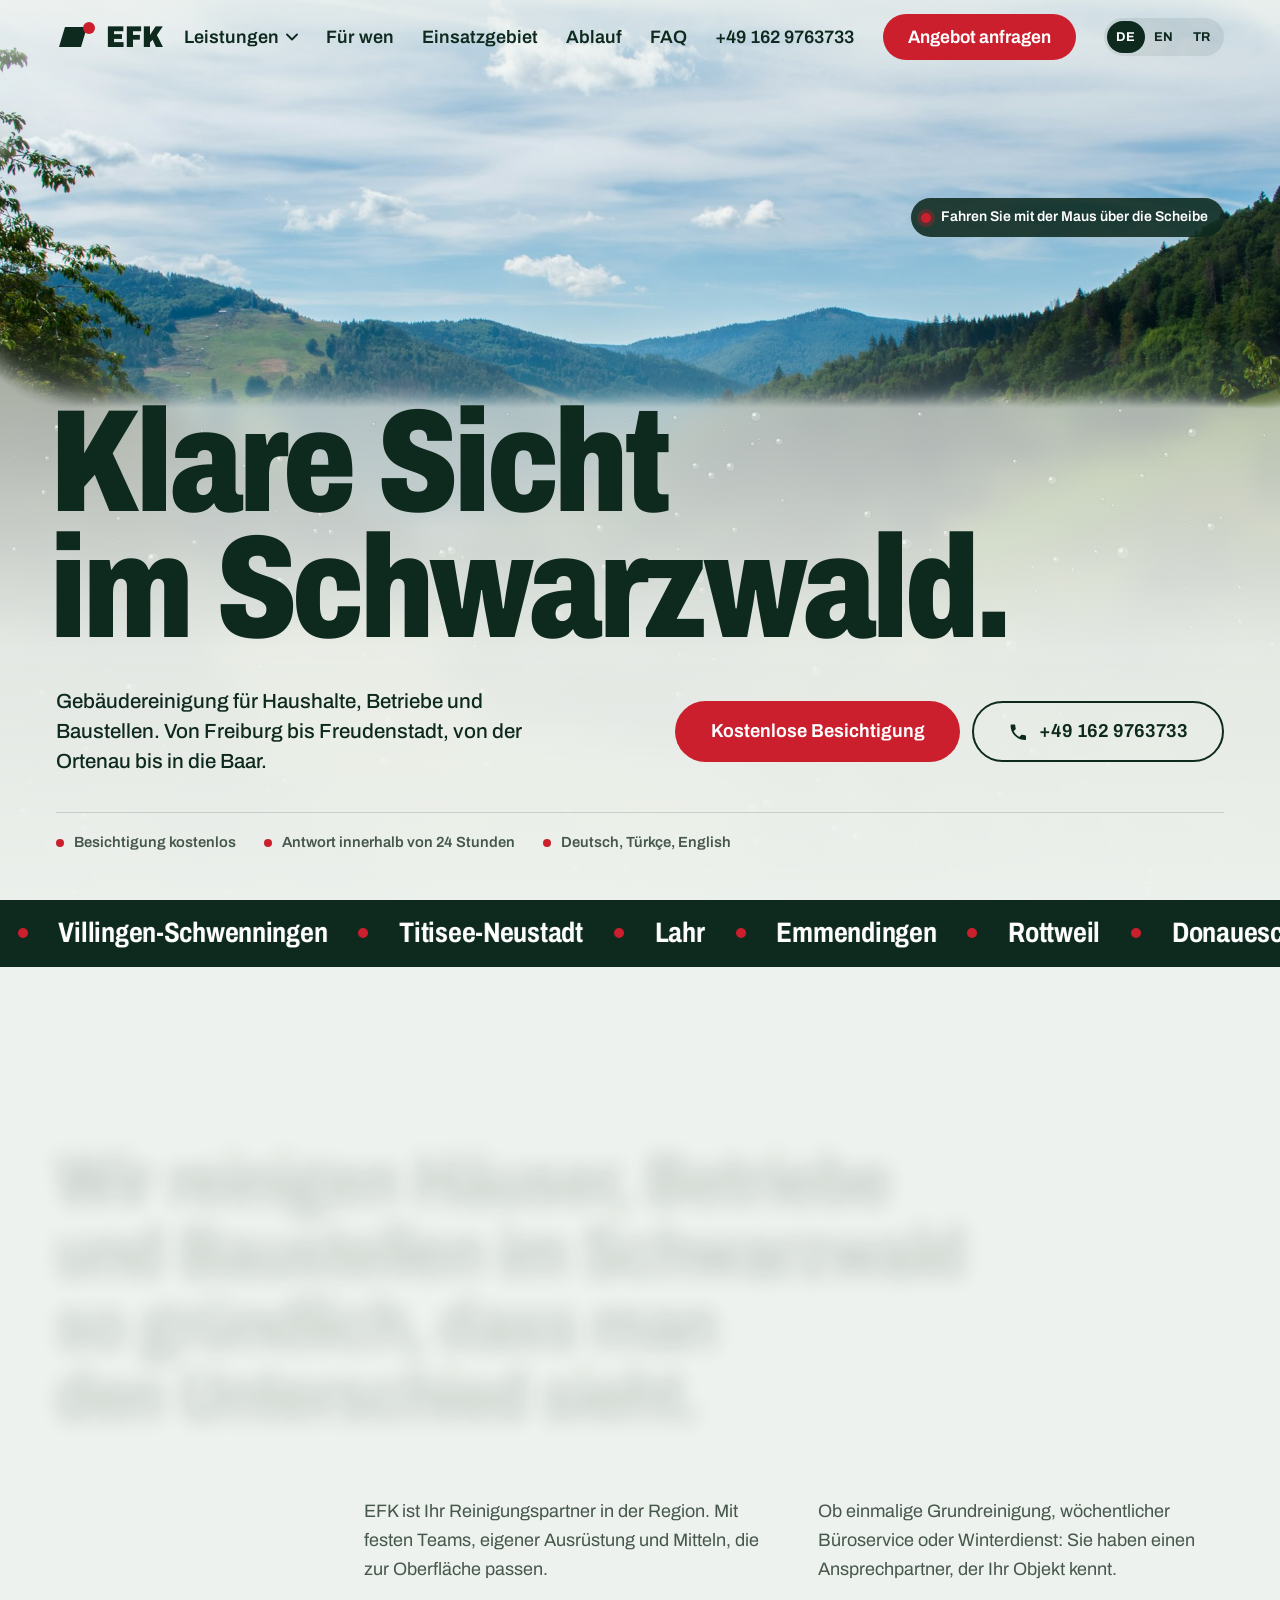
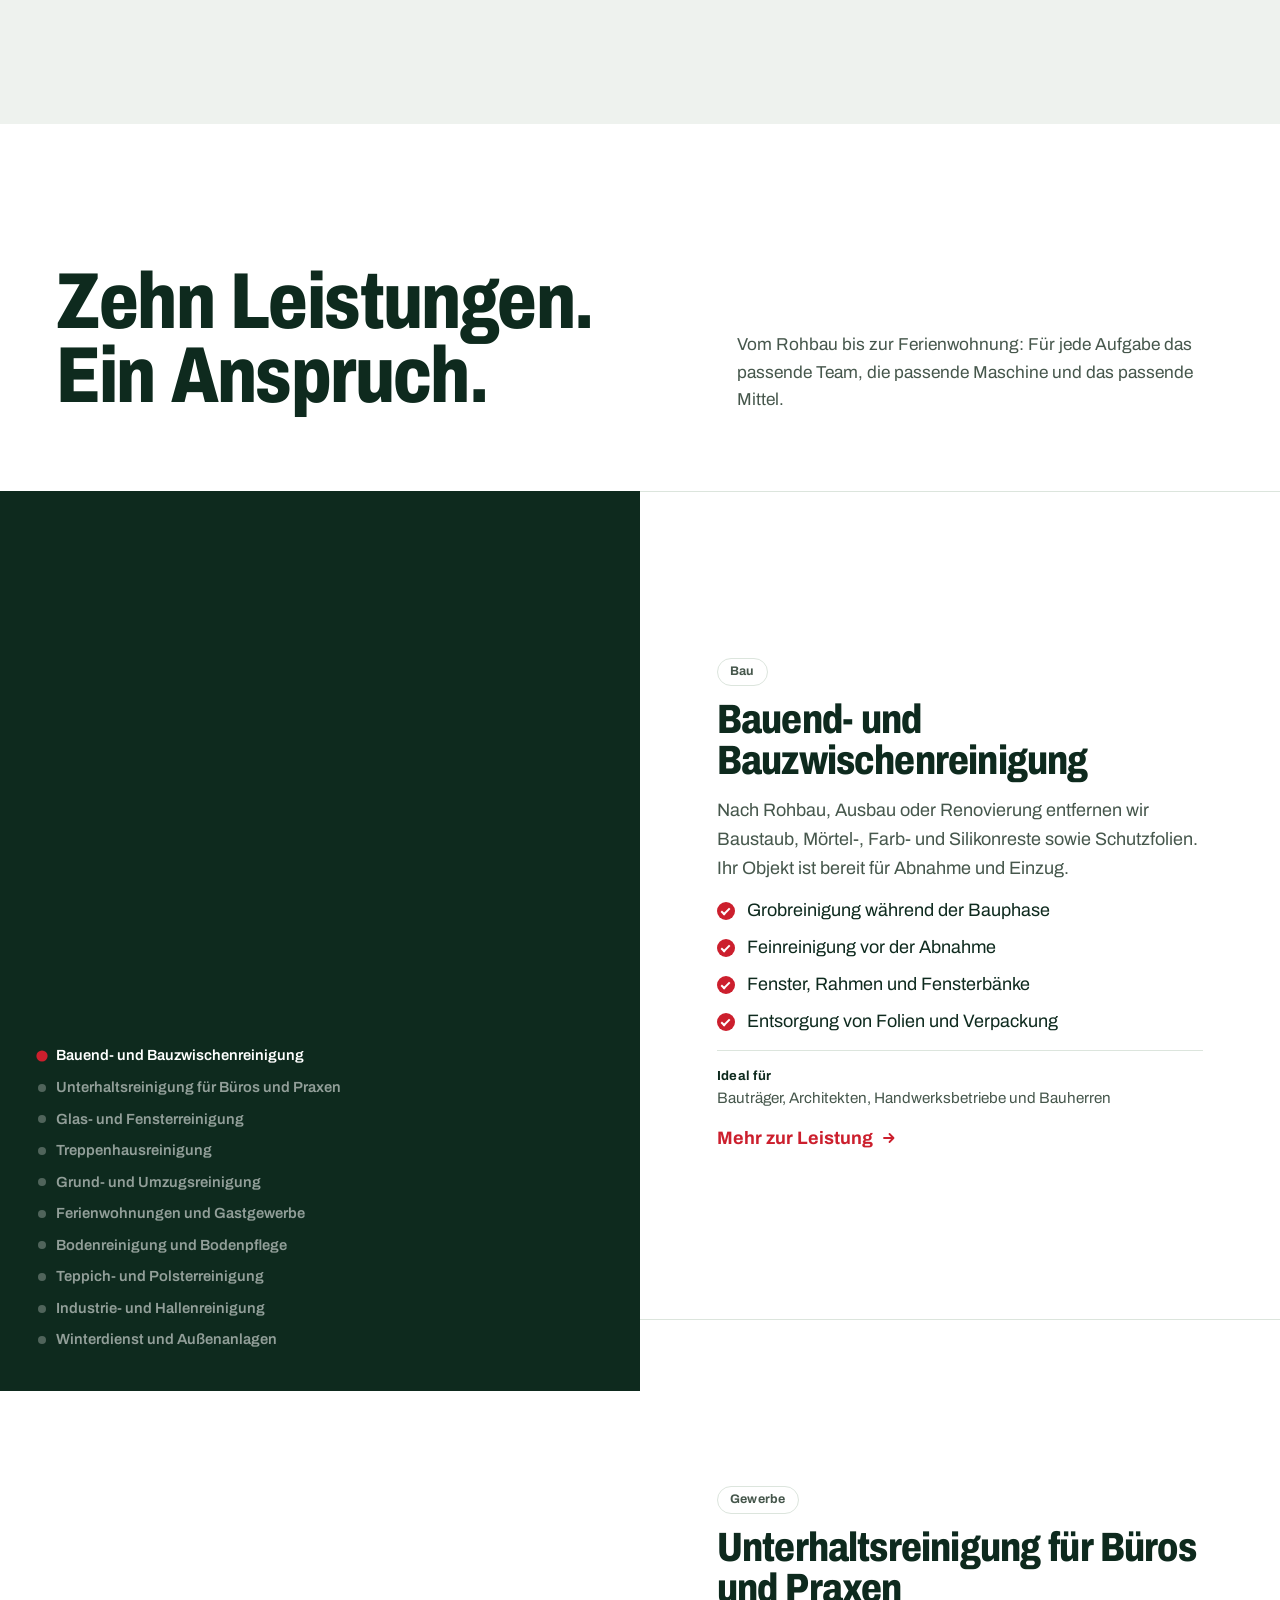
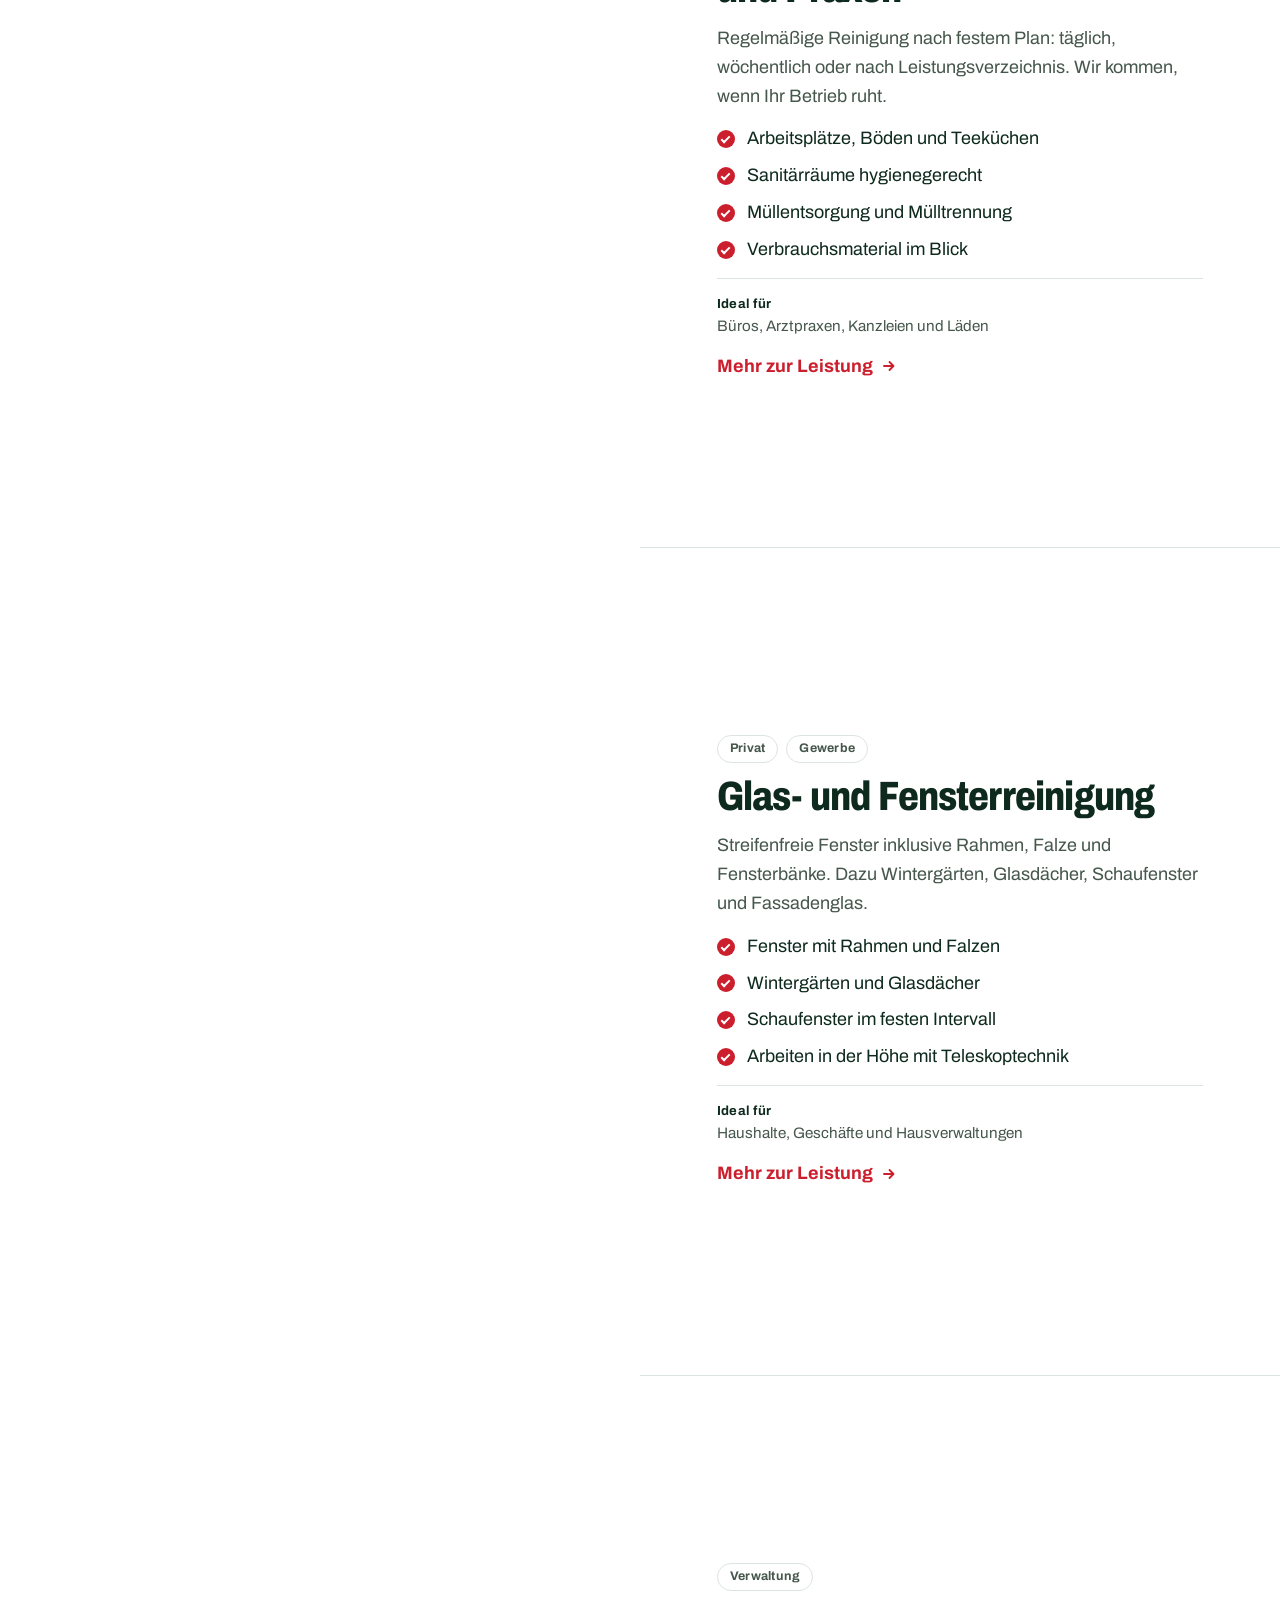
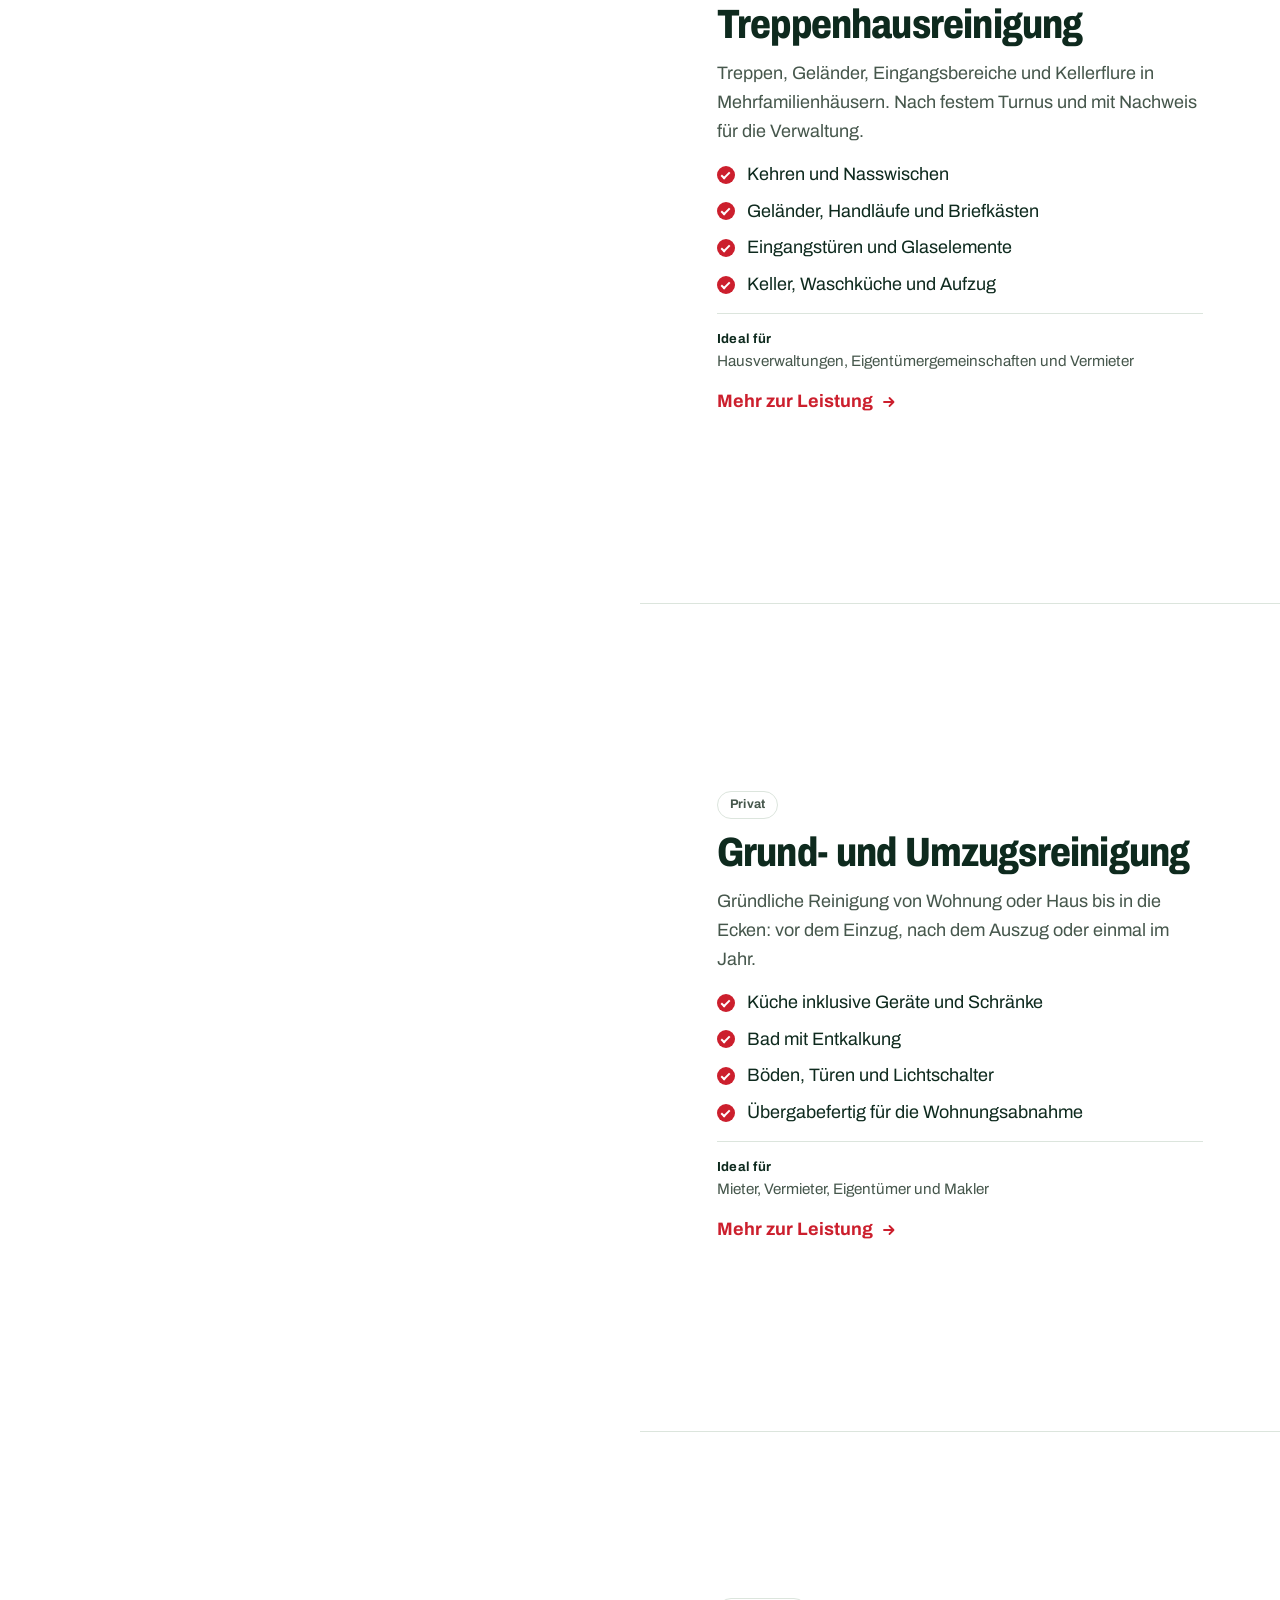
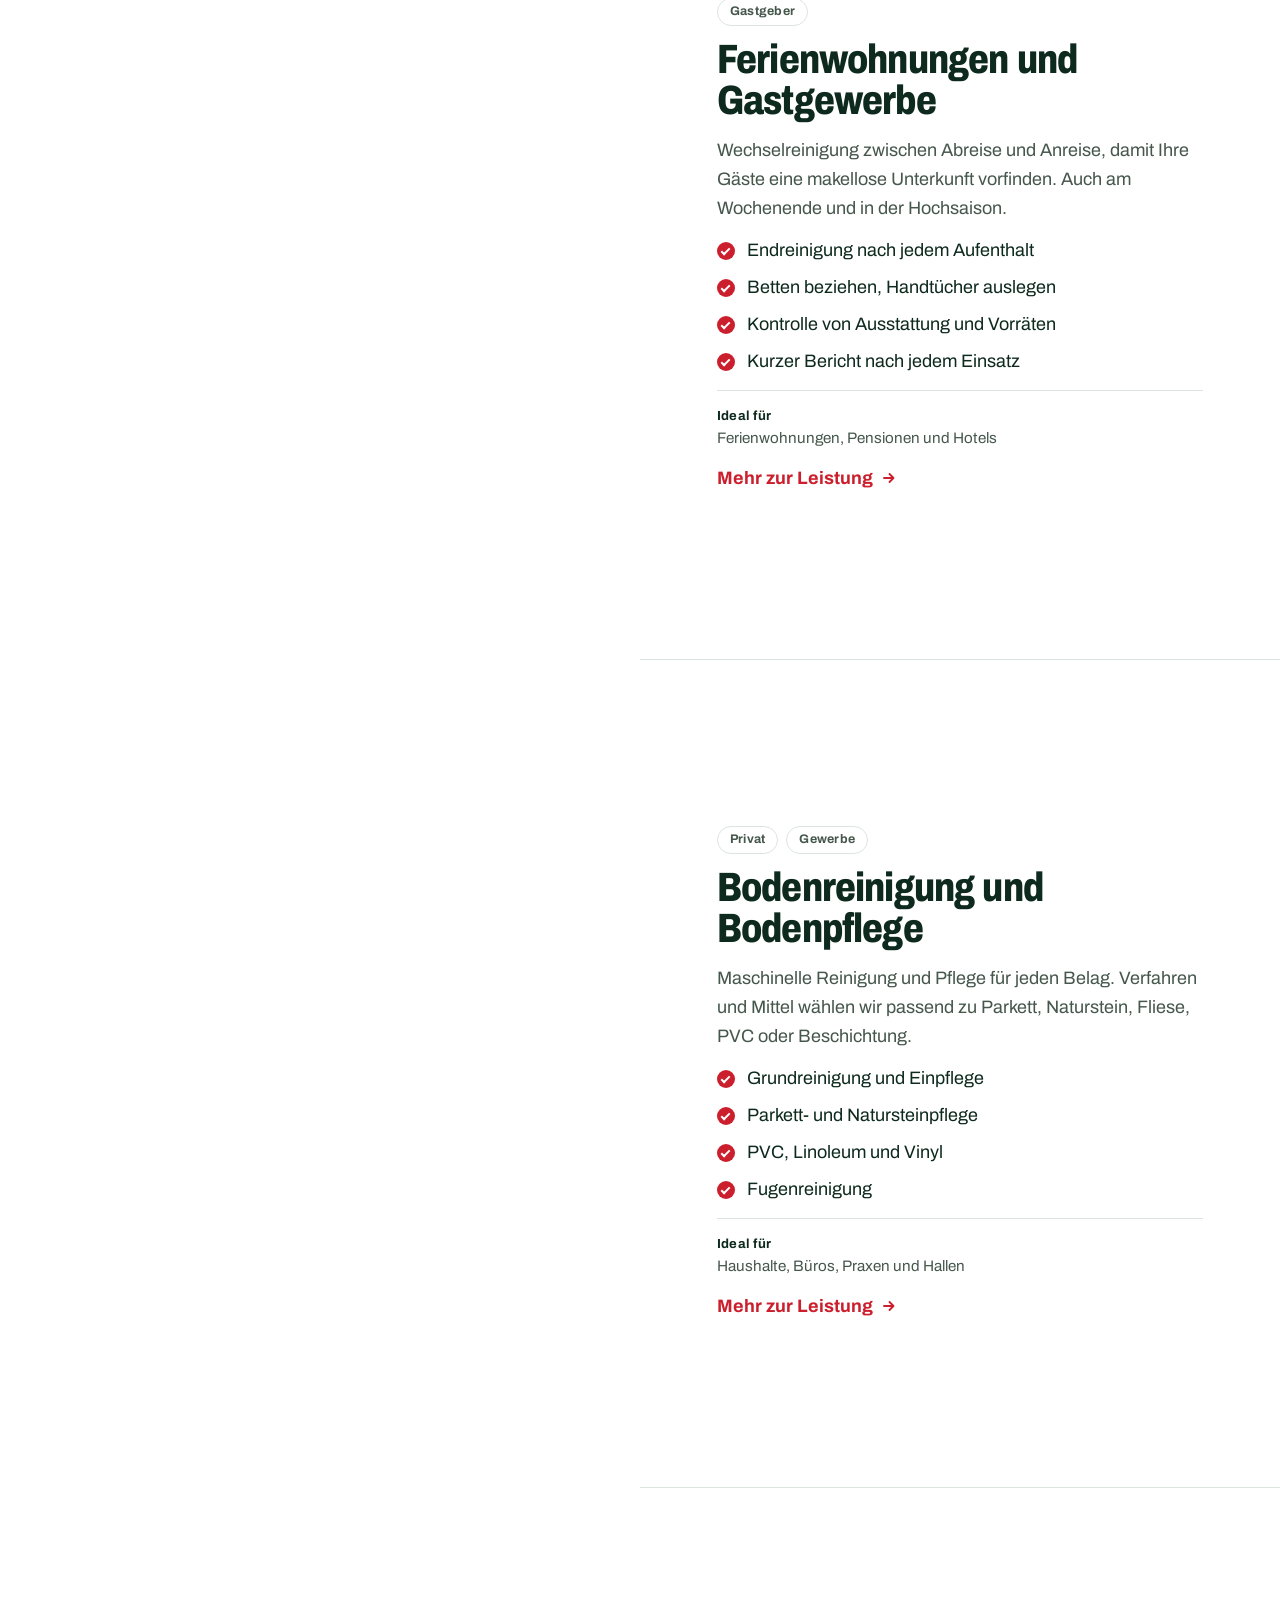
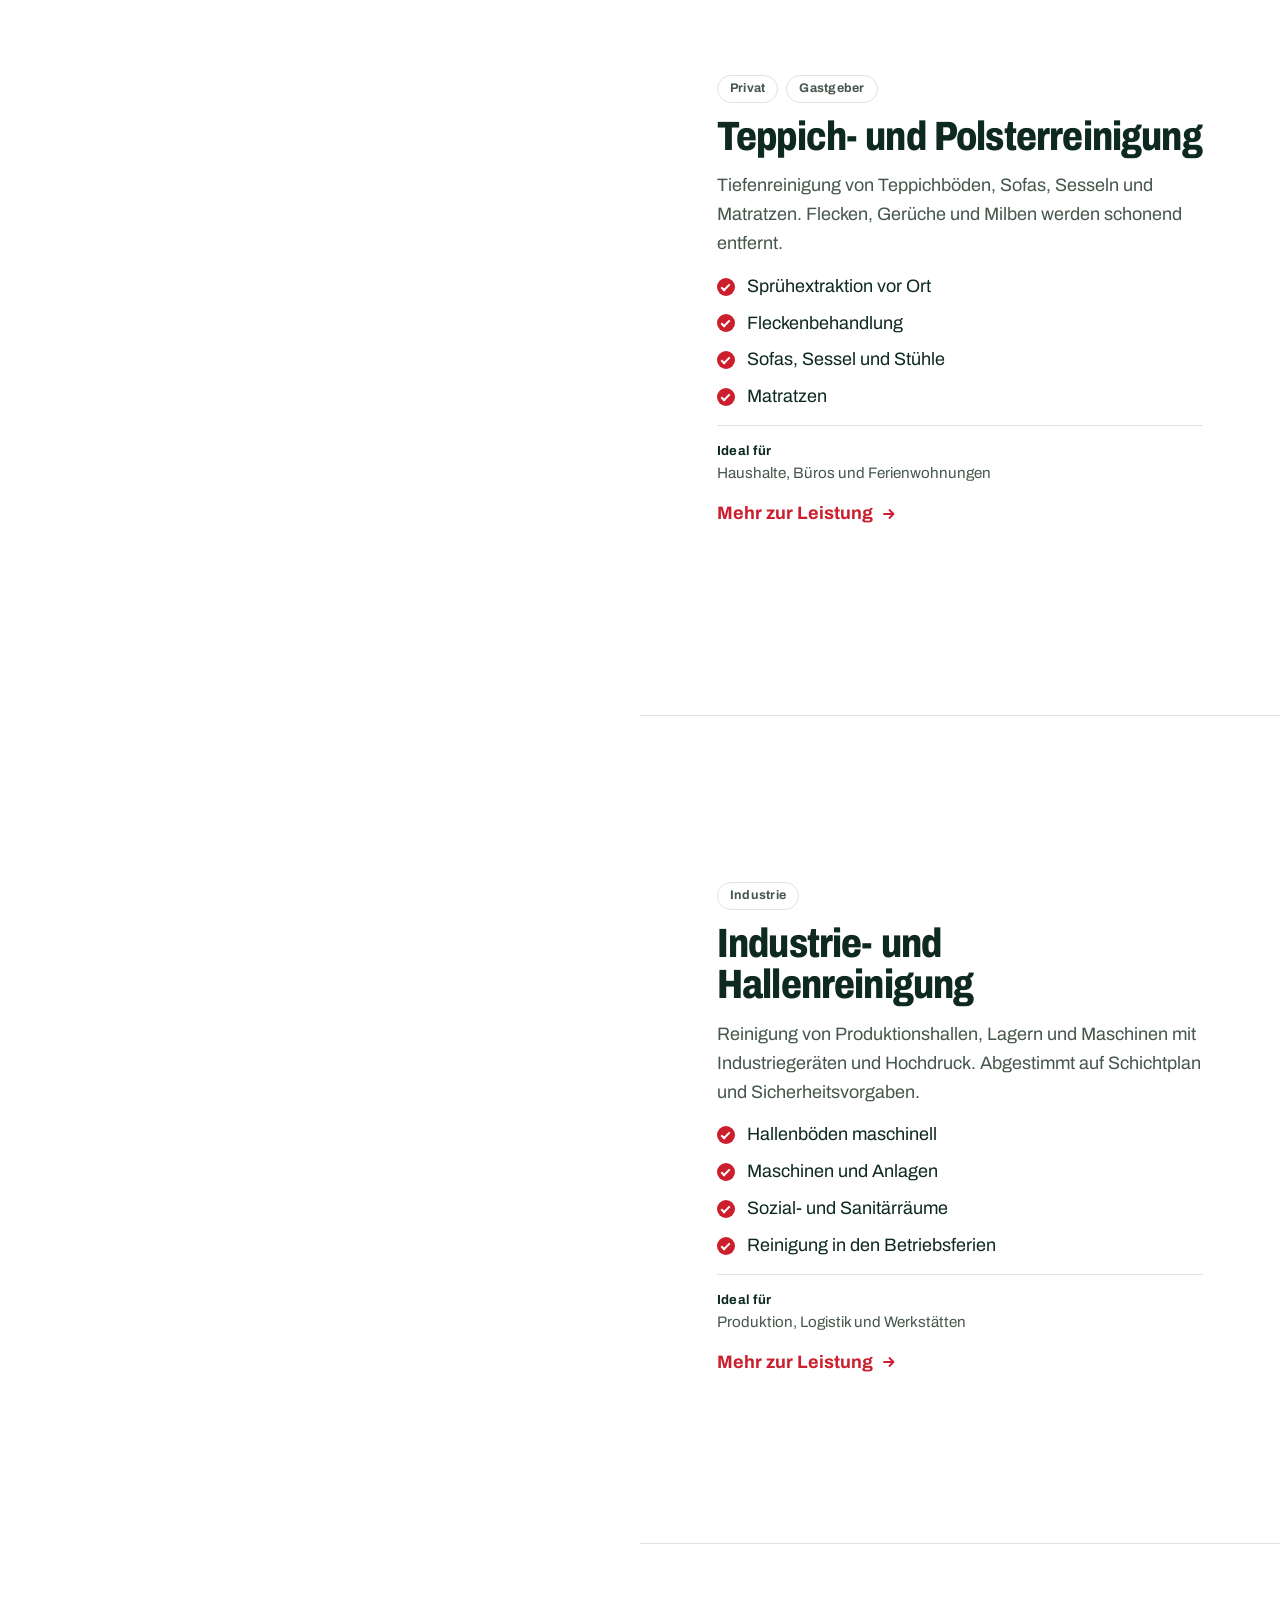
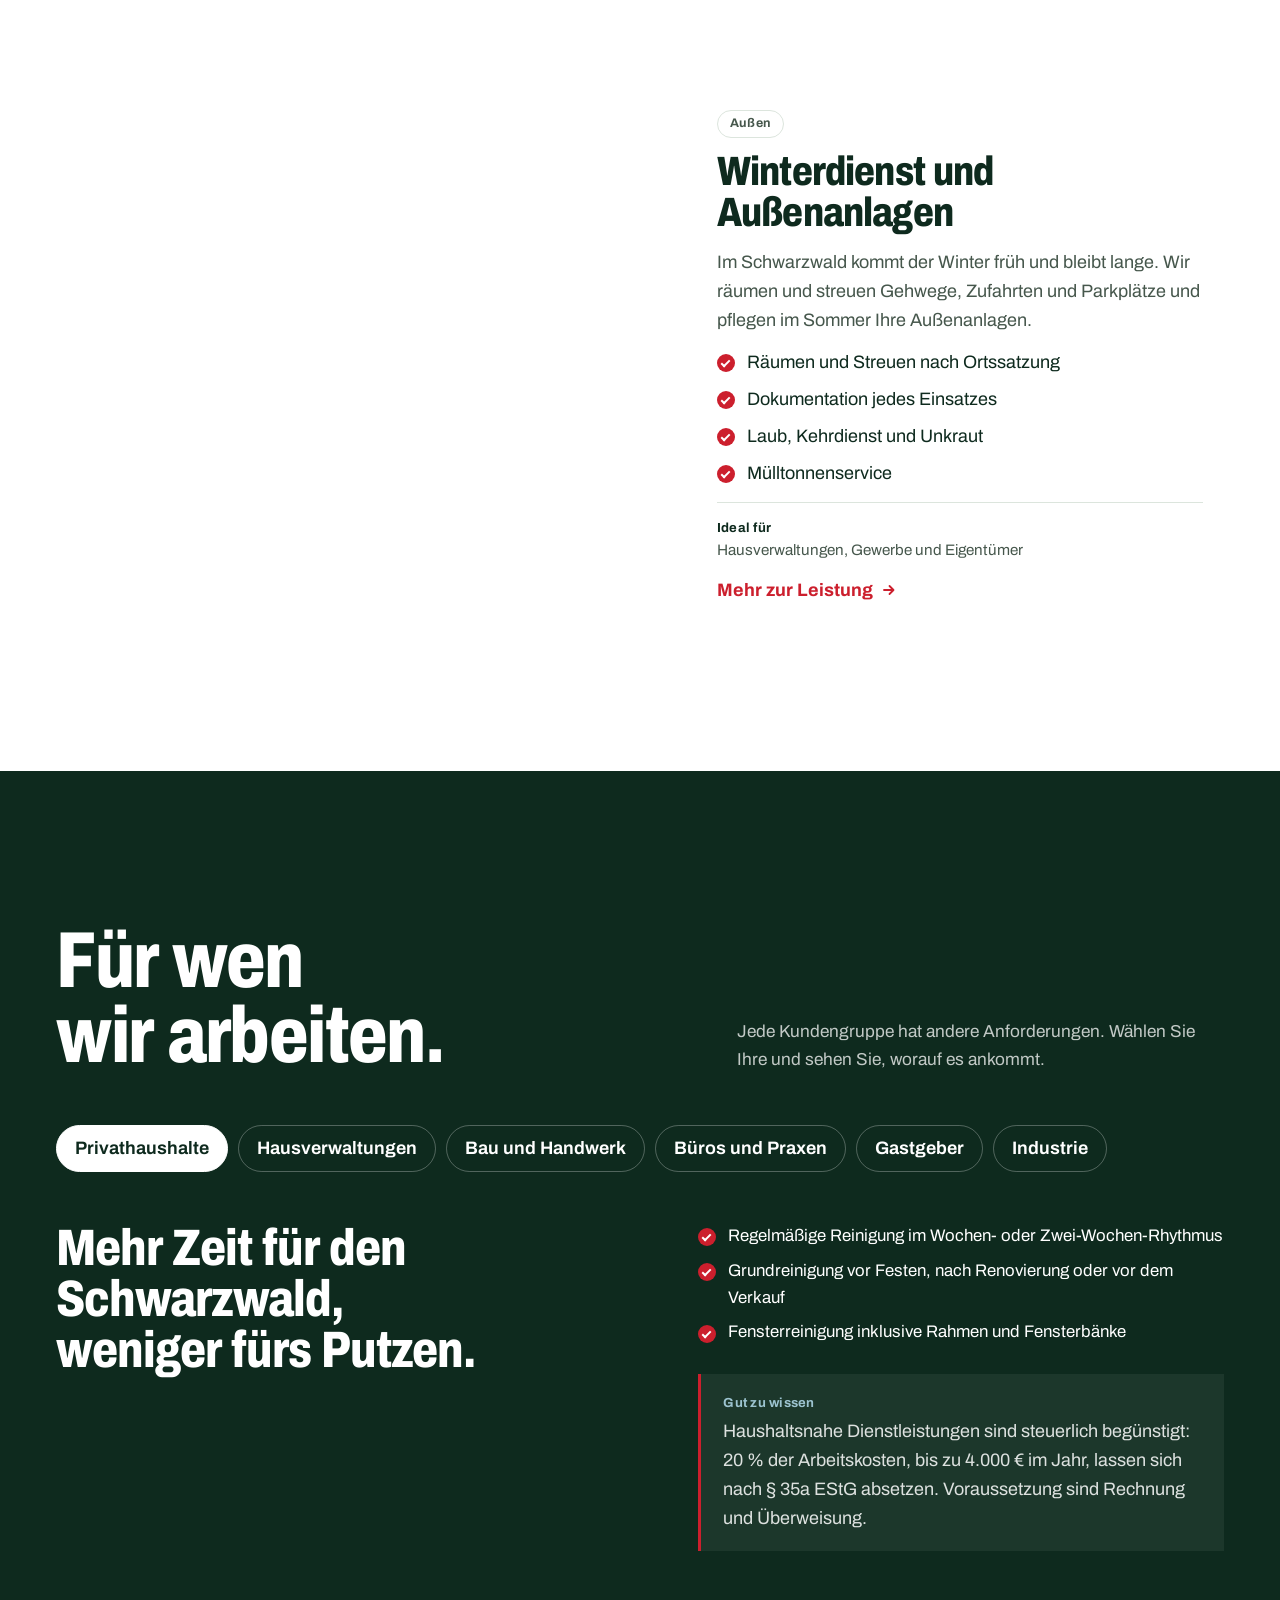
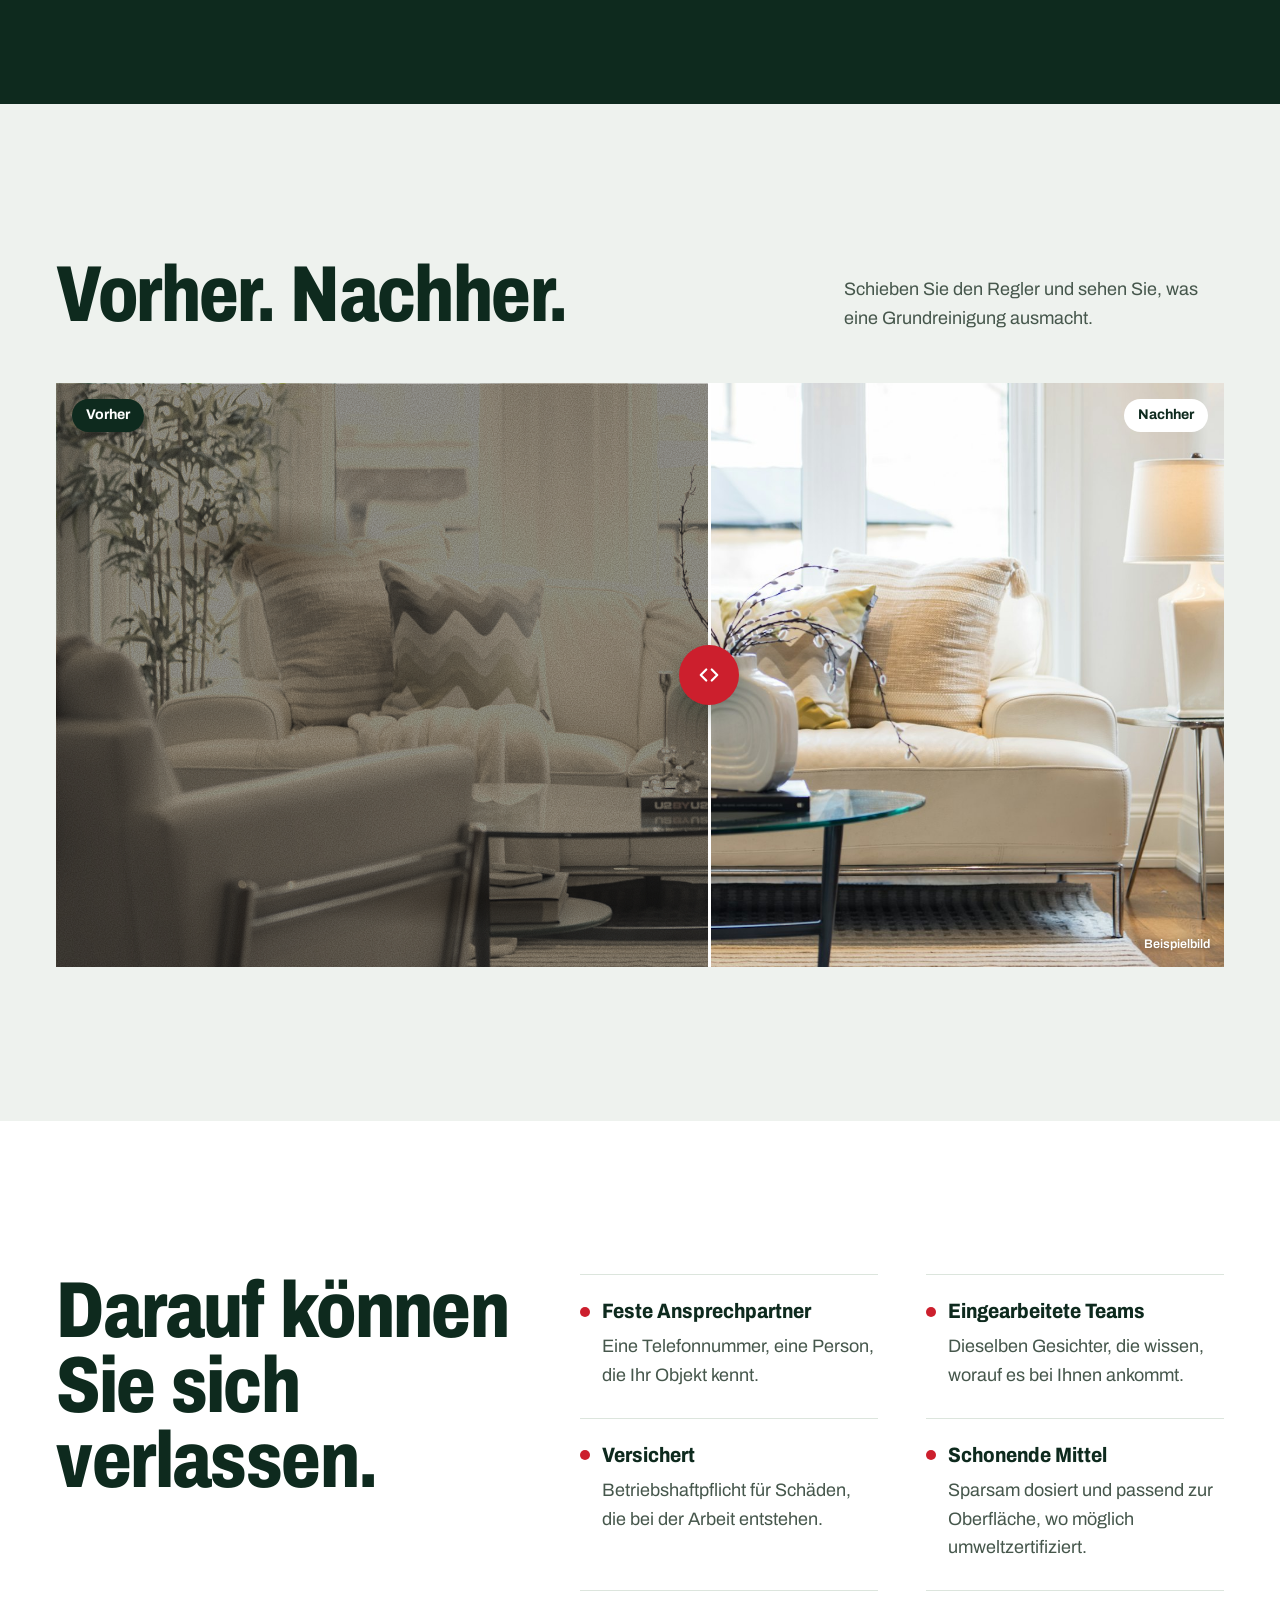
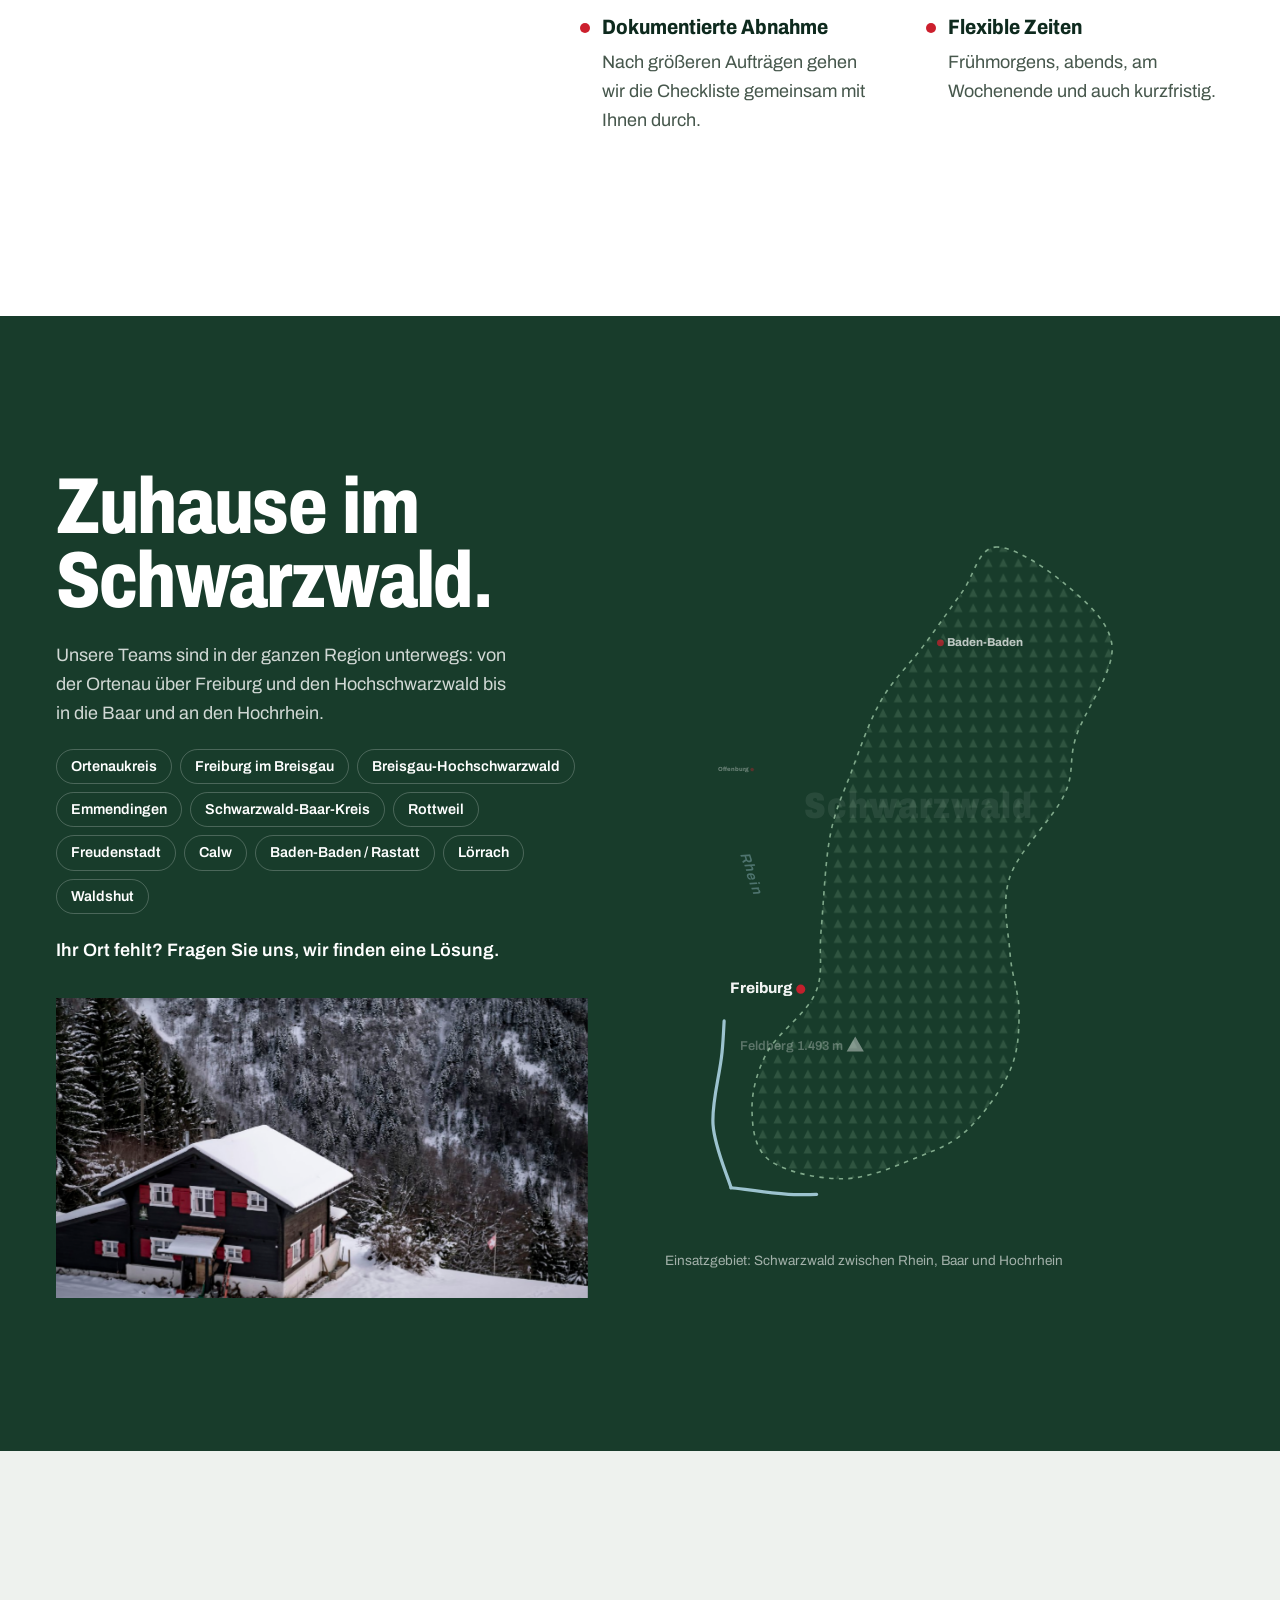
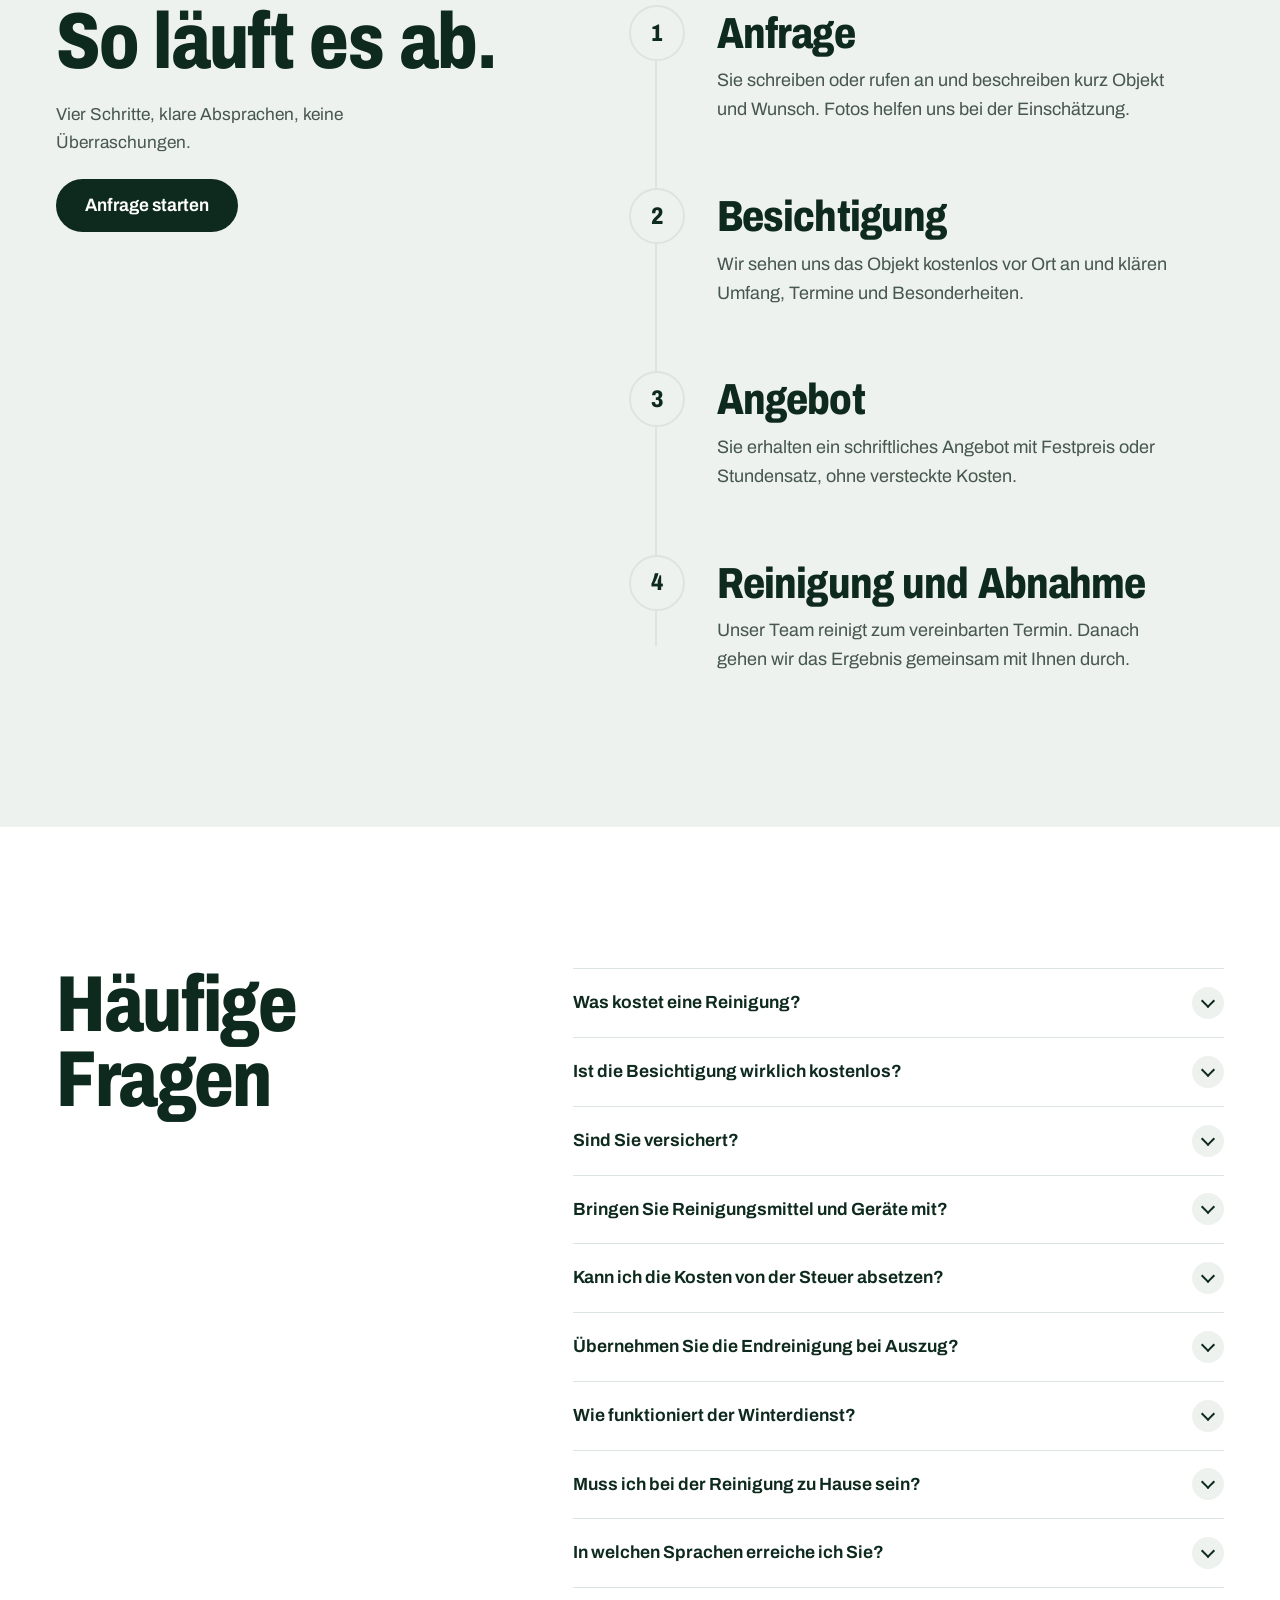
<file: index.html>
<!doctype html>
<html lang="de" class="no-js">
<head>
  <meta charset="utf-8">
  <meta name="viewport" content="width=device-width, initial-scale=1">
  <title>EFK | Gebäudereinigung im Schwarzwald</title>
  <meta name="description" content="EFK, Gebäudereinigung im Schwarzwald: Bauendreinigung, Unterhaltsreinigung, Fenster- und Glasreinigung, Treppenhausreinigung, Grund- und Umzugsreinigung, Ferienwohnungen, Bodenpflege, Polsterreinigung, Industriereinigung und Winterdienst. Kostenlose Besichtigung.">
  <meta name="theme-color" content="#0E2A1E">
  <meta property="og:type" content="website">
  <meta property="og:locale" content="de_DE">
  <meta property="og:title" content="EFK | Klare Sicht im Schwarzwald">
  <meta property="og:description" content="Gebäudereinigung für Haushalte, Betriebe und Baustellen im Schwarzwald. Kostenlose Besichtigung, Angebot innerhalb von 24 Stunden.">
  <link rel="icon" href="favicon.svg" type="image/svg+xml">
  <link rel="preload" href="assets/fonts/archivo-latin.woff2" as="font" type="font/woff2" crossorigin>
  <link rel="canonical" href="https://oeztuerkhamza.github.io/efk-temizlik/">
  <link rel="stylesheet" href="assets/css/style.css">
  <script type="application/ld+json">{"@context":"https://schema.org","@type":"LocalBusiness","@id":"https://oeztuerkhamza.github.io/efk-temizlik/#business","name":"EFK","description":"Gebäudereinigung im Schwarzwald","url":"https://oeztuerkhamza.github.io/efk-temizlik/","telephone":"+49 162 9763733","knowsLanguage":["de","tr","en"],"areaServed":[{"@type":"Place","name":"Schwarzwald"},{"@type":"Place","name":"Freiburg im Breisgau"},{"@type":"Place","name":"Offenburg"},{"@type":"Place","name":"Lahr"},{"@type":"Place","name":"Emmendingen"},{"@type":"Place","name":"Baden-Baden"},{"@type":"Place","name":"Freudenstadt"},{"@type":"Place","name":"Villingen-Schwenningen"},{"@type":"Place","name":"Donaueschingen"},{"@type":"Place","name":"Titisee-Neustadt"},{"@type":"Place","name":"Rottweil"},{"@type":"Place","name":"Lörrach"},{"@type":"Place","name":"Waldshut-Tiengen"}]}</script>
  <script>
    document.documentElement.className = 'js';
    try {
      var l = new URLSearchParams(location.search).get('lang') || localStorage.getItem('efk-lang');
      if (l === 'en' || l === 'tr') {
        document.documentElement.classList.add('i18n-pending');
        setTimeout(function () { document.documentElement.classList.remove('i18n-pending'); }, 3000);
      }
    } catch (e) {}
  </script>
</head>
<body>
  <a class="skip" href="#inhalt" data-i18n="skip">Zum Inhalt springen</a>

  <!-- ================= HEADER ================= -->
  <header class="site-header" id="top">
    <a class="brand" href="#top" aria-label="EFK, zur Startseite" data-i18n-attr="aria-label:aria.home">
      <svg class="brand-mark" viewBox="0 0 40 32" aria-hidden="true">
        <path d="M9 6h22l-6 20H3z" fill="currentColor"/>
        <circle cx="33" cy="7" r="6" fill="#CC1F2D"/>
      </svg>
      <span class="brand-name">EFK</span>
    </a>

    <nav class="nav" id="nav" aria-label="Hauptmenü" data-i18n-attr="aria-label:aria.menu">
      <ul class="nav-list">
        <li class="has-mega">
          <button class="nav-trigger" type="button" aria-expanded="false" aria-controls="mega"><span data-i18n="nav.services">Leistungen</span><svg viewBox="0 0 12 8" aria-hidden="true"><path d="M1 1.5l5 5 5-5" fill="none" stroke="currentColor" stroke-width="1.8" stroke-linecap="round" stroke-linejoin="round"/></svg></button>
          <div class="mega" id="mega">
            <div class="mega-col">
              <p class="mega-title" data-i18n="mega.laufend">Laufende Reinigung</p>
              <ul>
                <li><a href="leistungen/unterhaltsreinigung/" data-i18n="svc.unterhaltsreinigung">Unterhaltsreinigung</a></li>
                <li><a href="leistungen/treppenhausreinigung/" data-i18n="svc.treppenhausreinigung">Treppenhausreinigung</a></li>
                <li><a href="leistungen/glasreinigung/" data-i18n="svc.glasreinigung">Glas- und Fensterreinigung</a></li>
                <li><a href="leistungen/winterdienst/" data-i18n="svc.winterdienst">Winterdienst</a></li>
              </ul>
            </div>
            <div class="mega-col">
              <p class="mega-title" data-i18n="mega.spezial">Spezialreinigung</p>
              <ul>
                <li><a href="leistungen/bauendreinigung/" data-i18n="svc.bauendreinigung">Bauendreinigung</a></li>
                <li><a href="leistungen/grundreinigung/" data-i18n="svc.grundreinigung">Grund- und Umzugsreinigung</a></li>
                <li><a href="leistungen/bodenpflege/" data-i18n="svc.bodenpflege">Bodenpflege</a></li>
                <li><a href="leistungen/polsterreinigung/" data-i18n="svc.polsterreinigung">Teppich- und Polsterreinigung</a></li>
              </ul>
            </div>
            <div class="mega-col">
              <p class="mega-title" data-i18n="mega.branchen">Branchen</p>
              <ul>
                <li><a href="leistungen/ferienwohnungen/" data-i18n="svc.ferienwohnungen">Ferienwohnungen</a></li>
                <li><a href="leistungen/industriereinigung/" data-i18n="svc.industriereinigung">Industriereinigung</a></li>
              </ul>
            </div>
            <div class="mega-col mega-help">
              <p data-i18n="mega.help">Nicht sicher, welche Leistung passt? Rufen Sie an, wir beraten Sie gern.</p>
              <a class="mega-phone" href="tel:+491629763733">+49 162 9763733</a>
            </div>
          </div>
        </li>
        <li><a href="#fuer-wen" data-i18n="nav.clients">Für wen</a></li>
        <li><a href="#gebiet" data-i18n="nav.area">Einsatzgebiet</a></li>
        <li><a href="#ablauf" data-i18n="nav.process">Ablauf</a></li>
        <li><a href="#faq" data-i18n="nav.faq">FAQ</a></li>
        <li class="nav-phone"><a href="tel:+491629763733">+49 162 9763733</a></li>
        <li class="nav-cta"><a class="btn btn--red" href="#kontakt"><span data-i18n="nav.quote">Angebot anfragen</span></a></li>
      </ul>
    </nav>

    <div class="lang" role="group" aria-label="Sprache / Language / Dil">
      <button type="button" data-lang="de" aria-pressed="true" lang="de" title="Deutsch">DE</button>
      <button type="button" data-lang="en" aria-pressed="false" lang="en" title="English">EN</button>
      <button type="button" data-lang="tr" aria-pressed="false" lang="tr" title="Türkçe">TR</button>
    </div>

    <button class="menu-btn" type="button" aria-expanded="false" aria-controls="nav">
      <span data-i18n="menu">Menü</span>
      <span class="menu-btn-bars" aria-hidden="true"><i></i><i></i></span>
    </button>
  </header>

  <main id="inhalt">

    <!-- ================= HERO: beschlagene Scheibe vor dem Schwarzwald ================= -->
    <section class="hero" aria-labelledby="hero-title">
      <div class="hero-media">
        <img src="assets/img/hero-schwarzwald.jpg" width="2200" height="1467" alt="Blick in ein grünes Schwarzwaldtal mit bewaldeten Hängen und Wiesen" data-i18n-attr="alt:hero.alt" fetchpriority="high" decoding="async">
        <canvas class="hero-fog" aria-hidden="true"></canvas>
      </div>

      <p class="hero-hint" aria-hidden="true"><span class="hint-desktop" data-i18n="hero.hintDesktop">Fahren Sie mit der Maus über die Scheibe</span><span class="hint-touch" data-i18n="hero.hintTouch">Wischen Sie mit dem Finger über die Scheibe</span></p>

      <div class="hero-inner">
        <h1 class="hero-title" id="hero-title" data-i18n="hero.title" data-i18n-html>Klare Sicht <br>im Schwarzwald.</h1>
        <div class="hero-row">
          <p class="hero-lead" data-i18n="hero.lead">Gebäudereinigung für Haushalte, Betriebe und Baustellen. Von Freiburg bis Freudenstadt, von der Ortenau bis in die Baar.</p>
          <div class="hero-actions">
            <a class="btn btn--red btn--lg" href="#kontakt"><span data-i18n="hero.cta1">Kostenlose Besichtigung</span></a>
            <a class="btn btn--ghost btn--lg" href="tel:+491629763733"><span><svg class="ico" viewBox="0 0 24 24" aria-hidden="true"><path d="M6.6 10.8a15.1 15.1 0 0 0 6.6 6.6l2.2-2.2a1 1 0 0 1 1-.25 11.4 11.4 0 0 0 3.6.57 1 1 0 0 1 1 1V20a1 1 0 0 1-1 1A17 17 0 0 1 3 4a1 1 0 0 1 1-1h3.5a1 1 0 0 1 1 1c0 1.25.2 2.45.57 3.6a1 1 0 0 1-.25 1z" fill="currentColor"/></svg>+49 162 9763733</span></a>
          </div>
        </div>
        <ul class="hero-facts">
          <li data-i18n="hero.fact1">Besichtigung kostenlos</li>
          <li data-i18n="hero.fact2">Antwort innerhalb von 24 Stunden</li>
          <li data-i18n="hero.fact3">Deutsch, Türkçe, English</li>
        </ul>
      </div>
    </section>

    <!-- ================= ORTSBAND ================= -->
    <div class="towns" aria-hidden="true">
      <div class="towns-track">
        <div class="towns-group"><span>Freiburg</span><span>Offenburg</span><span>Baden-Baden</span><span>Freudenstadt</span><span>Villingen-Schwenningen</span><span>Titisee-Neustadt</span><span>Lahr</span><span>Emmendingen</span><span>Rottweil</span><span>Donaueschingen</span><span>Triberg</span><span>Lörrach</span></div>
        <div class="towns-group"><span>Freiburg</span><span>Offenburg</span><span>Baden-Baden</span><span>Freudenstadt</span><span>Villingen-Schwenningen</span><span>Titisee-Neustadt</span><span>Lahr</span><span>Emmendingen</span><span>Rottweil</span><span>Donaueschingen</span><span>Triberg</span><span>Lörrach</span></div>
      </div>
    </div>

    <!-- ================= INTRO ================= -->
    <section class="intro" aria-label="EFK">
      <div class="wrap">
        <p class="statement" data-i18n="intro.statement">Wir reinigen Häuser, Betriebe und Baustellen im Schwarzwald so gründlich, dass man den Unterschied sieht.</p>
        <div class="intro-cols">
          <p data-i18n="intro.p1">EFK ist Ihr Reinigungspartner in der Region. Mit festen Teams, eigener Ausrüstung und Mitteln, die zur Oberfläche passen.</p>
          <p data-i18n="intro.p2">Ob einmalige Grundreinigung, wöchentlicher Büroservice oder Winterdienst: Sie haben einen Ansprechpartner, der Ihr Objekt kennt.</p>
        </div>
      </div>
    </section>

    <!-- ================= LEISTUNGEN (Scrollytelling) ================= -->
    <section class="services" id="leistungen" aria-labelledby="leistungen-title">
      <div class="wrap services-head">
        <h2 class="h2" id="leistungen-title" data-i18n="services.title">Zehn Leistungen. Ein Anspruch.</h2>
        <p data-i18n="services.lead">Vom Rohbau bis zur Ferienwohnung: Für jede Aufgabe das passende Team, die passende Maschine und das passende Mittel.</p>
      </div>

      <div class="services-body">
        <div class="svc-sticky" aria-hidden="true">
          <div class="svc-stack"></div>
          <ol class="svc-index"></ol>
        </div>

        <div class="svc-list">
          <article class="svc" id="bauendreinigung">
            <figure class="svc-figure"><img src="assets/img/insaat.jpg" width="1400" height="934" alt="Fertig umgebaute, noch leere Wohnung mit Leiter und Baumaterial" data-i18n-attr="alt:s1.alt" loading="lazy" decoding="async"></figure>
            <div class="svc-text">
              <p class="tags"><span data-i18n="tag.bau">Bau</span></p>
              <h3 data-i18n="s1.title">Bauend- und Bauzwischenreinigung</h3>
              <p data-i18n="s1.desc">Nach Rohbau, Ausbau oder Renovierung entfernen wir Baustaub, Mörtel-, Farb- und Silikonreste sowie Schutzfolien. Ihr Objekt ist bereit für Abnahme und Einzug.</p>
              <ul class="checks">
                <li data-i18n="s1.l1">Grobreinigung während der Bauphase</li>
                <li data-i18n="s1.l2">Feinreinigung vor der Abnahme</li>
                <li data-i18n="s1.l3">Fenster, Rahmen und Fensterbänke</li>
                <li data-i18n="s1.l4">Entsorgung von Folien und Verpackung</li>
              </ul>
              <p class="svc-for"><b data-i18n="label.for">Ideal für</b> <span data-i18n="s1.for">Bauträger, Architekten, Handwerksbetriebe und Bauherren</span></p>
              <a class="svc-more" href="leistungen/bauendreinigung/"><span data-i18n="label.more">Mehr zur Leistung</span><svg viewBox="0 0 16 16" aria-hidden="true"><path d="M3 8h9M8.5 4l4 4-4 4" fill="none" stroke="currentColor" stroke-width="1.8" stroke-linecap="round" stroke-linejoin="round"/></svg></a>
            </div>
          </article>

          <article class="svc" id="unterhaltsreinigung">
            <figure class="svc-figure"><img src="assets/img/ofis.jpg" width="1400" height="1120" alt="Reinigungskraft saugt ein Büro mit Glaswänden" data-i18n-attr="alt:s2.alt" loading="lazy" decoding="async"></figure>
            <div class="svc-text">
              <p class="tags"><span data-i18n="tag.gewerbe">Gewerbe</span></p>
              <h3 data-i18n="s2.title">Unterhaltsreinigung für Büros und Praxen</h3>
              <p data-i18n="s2.desc">Regelmäßige Reinigung nach festem Plan: täglich, wöchentlich oder nach Leistungsverzeichnis. Wir kommen, wenn Ihr Betrieb ruht.</p>
              <ul class="checks">
                <li data-i18n="s2.l1">Arbeitsplätze, Böden und Teeküchen</li>
                <li data-i18n="s2.l2">Sanitärräume hygienegerecht</li>
                <li data-i18n="s2.l3">Müllentsorgung und Mülltrennung</li>
                <li data-i18n="s2.l4">Verbrauchsmaterial im Blick</li>
              </ul>
              <p class="svc-for"><b data-i18n="label.for">Ideal für</b> <span data-i18n="s2.for">Büros, Arztpraxen, Kanzleien und Läden</span></p>
              <a class="svc-more" href="leistungen/unterhaltsreinigung/"><span data-i18n="label.more">Mehr zur Leistung</span><svg viewBox="0 0 16 16" aria-hidden="true"><path d="M3 8h9M8.5 4l4 4-4 4" fill="none" stroke="currentColor" stroke-width="1.8" stroke-linecap="round" stroke-linejoin="round"/></svg></a>
            </div>
          </article>

          <article class="svc" id="glasreinigung">
            <figure class="svc-figure"><img src="assets/img/cam.jpg" width="1400" height="933" alt="Glasreiniger an der Fassade eines hohen Gebäudes" data-i18n-attr="alt:s3.alt" loading="lazy" decoding="async"></figure>
            <div class="svc-text">
              <p class="tags"><span data-i18n="tag.privat">Privat</span><span data-i18n="tag.gewerbe">Gewerbe</span></p>
              <h3 data-i18n="s3.title">Glas- und Fensterreinigung</h3>
              <p data-i18n="s3.desc">Streifenfreie Fenster inklusive Rahmen, Falze und Fensterbänke. Dazu Wintergärten, Glasdächer, Schaufenster und Fassadenglas.</p>
              <ul class="checks">
                <li data-i18n="s3.l1">Fenster mit Rahmen und Falzen</li>
                <li data-i18n="s3.l2">Wintergärten und Glasdächer</li>
                <li data-i18n="s3.l3">Schaufenster im festen Intervall</li>
                <li data-i18n="s3.l4">Arbeiten in der Höhe mit Teleskoptechnik</li>
              </ul>
              <p class="svc-for"><b data-i18n="label.for">Ideal für</b> <span data-i18n="s3.for">Haushalte, Geschäfte und Hausverwaltungen</span></p>
              <a class="svc-more" href="leistungen/glasreinigung/"><span data-i18n="label.more">Mehr zur Leistung</span><svg viewBox="0 0 16 16" aria-hidden="true"><path d="M3 8h9M8.5 4l4 4-4 4" fill="none" stroke="currentColor" stroke-width="1.8" stroke-linecap="round" stroke-linejoin="round"/></svg></a>
            </div>
          </article>

          <article class="svc" id="treppenhausreinigung">
            <figure class="svc-figure"><img src="assets/img/treppenhaus.jpg" width="1400" height="933" alt="Reinigungskraft mit Eimer und Besen auf einer gefliesten Treppe" data-i18n-attr="alt:s4.alt" loading="lazy" decoding="async"></figure>
            <div class="svc-text">
              <p class="tags"><span data-i18n="tag.verwaltung">Verwaltung</span></p>
              <h3 data-i18n="s4.title">Treppenhausreinigung</h3>
              <p data-i18n="s4.desc">Treppen, Geländer, Eingangsbereiche und Kellerflure in Mehrfamilienhäusern. Nach festem Turnus und mit Nachweis für die Verwaltung.</p>
              <ul class="checks">
                <li data-i18n="s4.l1">Kehren und Nasswischen</li>
                <li data-i18n="s4.l2">Geländer, Handläufe und Briefkästen</li>
                <li data-i18n="s4.l3">Eingangstüren und Glaselemente</li>
                <li data-i18n="s4.l4">Keller, Waschküche und Aufzug</li>
              </ul>
              <p class="svc-for"><b data-i18n="label.for">Ideal für</b> <span data-i18n="s4.for">Hausverwaltungen, Eigentümergemeinschaften und Vermieter</span></p>
              <a class="svc-more" href="leistungen/treppenhausreinigung/"><span data-i18n="label.more">Mehr zur Leistung</span><svg viewBox="0 0 16 16" aria-hidden="true"><path d="M3 8h9M8.5 4l4 4-4 4" fill="none" stroke="currentColor" stroke-width="1.8" stroke-linecap="round" stroke-linejoin="round"/></svg></a>
            </div>
          </article>

          <article class="svc" id="grundreinigung">
            <figure class="svc-figure"><img src="assets/img/daire.jpg" width="1400" height="788" alt="Reinigungskraft wischt den Boden eines hellen Wohnzimmers" data-i18n-attr="alt:s5.alt" loading="lazy" decoding="async"></figure>
            <div class="svc-text">
              <p class="tags"><span data-i18n="tag.privat">Privat</span></p>
              <h3 data-i18n="s5.title">Grund- und Umzugsreinigung</h3>
              <p data-i18n="s5.desc">Gründliche Reinigung von Wohnung oder Haus bis in die Ecken: vor dem Einzug, nach dem Auszug oder einmal im Jahr.</p>
              <ul class="checks">
                <li data-i18n="s5.l1">Küche inklusive Geräte und Schränke</li>
                <li data-i18n="s5.l2">Bad mit Entkalkung</li>
                <li data-i18n="s5.l3">Böden, Türen und Lichtschalter</li>
                <li data-i18n="s5.l4">Übergabefertig für die Wohnungsabnahme</li>
              </ul>
              <p class="svc-for"><b data-i18n="label.for">Ideal für</b> <span data-i18n="s5.for">Mieter, Vermieter, Eigentümer und Makler</span></p>
              <a class="svc-more" href="leistungen/grundreinigung/"><span data-i18n="label.more">Mehr zur Leistung</span><svg viewBox="0 0 16 16" aria-hidden="true"><path d="M3 8h9M8.5 4l4 4-4 4" fill="none" stroke="currentColor" stroke-width="1.8" stroke-linecap="round" stroke-linejoin="round"/></svg></a>
            </div>
          </article>

          <article class="svc" id="ferienwohnungen">
            <figure class="svc-figure"><img src="assets/img/ferienwohnung.jpg" width="1400" height="933" alt="Helle Ferienwohnung im Holzstil mit Essbereich und Bergblick" data-i18n-attr="alt:s6.alt" loading="lazy" decoding="async"></figure>
            <div class="svc-text">
              <p class="tags"><span data-i18n="tag.gast">Gastgeber</span></p>
              <h3 data-i18n="s6.title">Ferienwohnungen und Gastgewerbe</h3>
              <p data-i18n="s6.desc">Wechselreinigung zwischen Abreise und Anreise, damit Ihre Gäste eine makellose Unterkunft vorfinden. Auch am Wochenende und in der Hochsaison.</p>
              <ul class="checks">
                <li data-i18n="s6.l1">Endreinigung nach jedem Aufenthalt</li>
                <li data-i18n="s6.l2">Betten beziehen, Handtücher auslegen</li>
                <li data-i18n="s6.l3">Kontrolle von Ausstattung und Vorräten</li>
                <li data-i18n="s6.l4">Kurzer Bericht nach jedem Einsatz</li>
              </ul>
              <p class="svc-for"><b data-i18n="label.for">Ideal für</b> <span data-i18n="s6.for">Ferienwohnungen, Pensionen und Hotels</span></p>
              <a class="svc-more" href="leistungen/ferienwohnungen/"><span data-i18n="label.more">Mehr zur Leistung</span><svg viewBox="0 0 16 16" aria-hidden="true"><path d="M3 8h9M8.5 4l4 4-4 4" fill="none" stroke="currentColor" stroke-width="1.8" stroke-linecap="round" stroke-linejoin="round"/></svg></a>
            </div>
          </article>

          <article class="svc" id="bodenpflege">
            <figure class="svc-figure"><img src="assets/img/zemin.jpg" width="1400" height="933" alt="Industrielle Bodenreinigungsmaschine mit Bürsten" data-i18n-attr="alt:s7.alt" loading="lazy" decoding="async"></figure>
            <div class="svc-text">
              <p class="tags"><span data-i18n="tag.privat">Privat</span><span data-i18n="tag.gewerbe">Gewerbe</span></p>
              <h3 data-i18n="s7.title">Bodenreinigung und Bodenpflege</h3>
              <p data-i18n="s7.desc">Maschinelle Reinigung und Pflege für jeden Belag. Verfahren und Mittel wählen wir passend zu Parkett, Naturstein, Fliese, PVC oder Beschichtung.</p>
              <ul class="checks">
                <li data-i18n="s7.l1">Grundreinigung und Einpflege</li>
                <li data-i18n="s7.l2">Parkett- und Natursteinpflege</li>
                <li data-i18n="s7.l3">PVC, Linoleum und Vinyl</li>
                <li data-i18n="s7.l4">Fugenreinigung</li>
              </ul>
              <p class="svc-for"><b data-i18n="label.for">Ideal für</b> <span data-i18n="s7.for">Haushalte, Büros, Praxen und Hallen</span></p>
              <a class="svc-more" href="leistungen/bodenpflege/"><span data-i18n="label.more">Mehr zur Leistung</span><svg viewBox="0 0 16 16" aria-hidden="true"><path d="M3 8h9M8.5 4l4 4-4 4" fill="none" stroke="currentColor" stroke-width="1.8" stroke-linecap="round" stroke-linejoin="round"/></svg></a>
            </div>
          </article>

          <article class="svc" id="polsterreinigung">
            <figure class="svc-figure"><img src="assets/img/koltuk.jpg" width="1400" height="933" alt="Mitarbeiterin mit Handschuhen reinigt einen Sofabezug mit einem Gerät" data-i18n-attr="alt:s8.alt" loading="lazy" decoding="async"></figure>
            <div class="svc-text">
              <p class="tags"><span data-i18n="tag.privat">Privat</span><span data-i18n="tag.gast">Gastgeber</span></p>
              <h3 data-i18n="s8.title">Teppich- und Polsterreinigung</h3>
              <p data-i18n="s8.desc">Tiefenreinigung von Teppichböden, Sofas, Sesseln und Matratzen. Flecken, Gerüche und Milben werden schonend entfernt.</p>
              <ul class="checks">
                <li data-i18n="s8.l1">Sprühextraktion vor Ort</li>
                <li data-i18n="s8.l2">Fleckenbehandlung</li>
                <li data-i18n="s8.l3">Sofas, Sessel und Stühle</li>
                <li data-i18n="s8.l4">Matratzen</li>
              </ul>
              <p class="svc-for"><b data-i18n="label.for">Ideal für</b> <span data-i18n="s8.for">Haushalte, Büros und Ferienwohnungen</span></p>
              <a class="svc-more" href="leistungen/polsterreinigung/"><span data-i18n="label.more">Mehr zur Leistung</span><svg viewBox="0 0 16 16" aria-hidden="true"><path d="M3 8h9M8.5 4l4 4-4 4" fill="none" stroke="currentColor" stroke-width="1.8" stroke-linecap="round" stroke-linejoin="round"/></svg></a>
            </div>
          </article>

          <article class="svc" id="industriereinigung">
            <figure class="svc-figure"><img src="assets/img/endustriyel.jpg" width="1400" height="2101" alt="Arbeiter spült ein Förderband in einer Fabrik mit dem Schlauch ab" data-i18n-attr="alt:s9.alt" loading="lazy" decoding="async"></figure>
            <div class="svc-text">
              <p class="tags"><span data-i18n="tag.industrie">Industrie</span></p>
              <h3 data-i18n="s9.title">Industrie- und Hallenreinigung</h3>
              <p data-i18n="s9.desc">Reinigung von Produktionshallen, Lagern und Maschinen mit Industriegeräten und Hochdruck. Abgestimmt auf Schichtplan und Sicherheitsvorgaben.</p>
              <ul class="checks">
                <li data-i18n="s9.l1">Hallenböden maschinell</li>
                <li data-i18n="s9.l2">Maschinen und Anlagen</li>
                <li data-i18n="s9.l3">Sozial- und Sanitärräume</li>
                <li data-i18n="s9.l4">Reinigung in den Betriebsferien</li>
              </ul>
              <p class="svc-for"><b data-i18n="label.for">Ideal für</b> <span data-i18n="s9.for">Produktion, Logistik und Werkstätten</span></p>
              <a class="svc-more" href="leistungen/industriereinigung/"><span data-i18n="label.more">Mehr zur Leistung</span><svg viewBox="0 0 16 16" aria-hidden="true"><path d="M3 8h9M8.5 4l4 4-4 4" fill="none" stroke="currentColor" stroke-width="1.8" stroke-linecap="round" stroke-linejoin="round"/></svg></a>
            </div>
          </article>

          <article class="svc" id="winterdienst">
            <figure class="svc-figure"><img src="assets/img/winterdienst.jpg" width="1400" height="933" alt="Mann räumt bei Schneefall mit einer Schneefräse einen Weg" data-i18n-attr="alt:s10.alt" loading="lazy" decoding="async"></figure>
            <div class="svc-text">
              <p class="tags"><span data-i18n="tag.aussen">Außen</span></p>
              <h3 data-i18n="s10.title">Winterdienst und Außenanlagen</h3>
              <p data-i18n="s10.desc">Im Schwarzwald kommt der Winter früh und bleibt lange. Wir räumen und streuen Gehwege, Zufahrten und Parkplätze und pflegen im Sommer Ihre Außenanlagen.</p>
              <ul class="checks">
                <li data-i18n="s10.l1">Räumen und Streuen nach Ortssatzung</li>
                <li data-i18n="s10.l2">Dokumentation jedes Einsatzes</li>
                <li data-i18n="s10.l3">Laub, Kehrdienst und Unkraut</li>
                <li data-i18n="s10.l4">Mülltonnenservice</li>
              </ul>
              <p class="svc-for"><b data-i18n="label.for">Ideal für</b> <span data-i18n="s10.for">Hausverwaltungen, Gewerbe und Eigentümer</span></p>
              <a class="svc-more" href="leistungen/winterdienst/"><span data-i18n="label.more">Mehr zur Leistung</span><svg viewBox="0 0 16 16" aria-hidden="true"><path d="M3 8h9M8.5 4l4 4-4 4" fill="none" stroke="currentColor" stroke-width="1.8" stroke-linecap="round" stroke-linejoin="round"/></svg></a>
            </div>
          </article>
        </div>
      </div>
    </section>

    <!-- ================= FÜR WEN (Tabs) ================= -->
    <section class="clients" id="fuer-wen" aria-labelledby="fuer-wen-title">
      <div class="wrap">
        <div class="clients-head">
          <h2 class="h2" id="fuer-wen-title" data-i18n="clients.title">Für wen wir arbeiten.</h2>
          <p data-i18n="clients.lead">Jede Kundengruppe hat andere Anforderungen. Wählen Sie Ihre und sehen Sie, worauf es ankommt.</p>
        </div>

        <div class="tabs" role="tablist" aria-label="Kundengruppen" data-i18n-attr="aria-label:clients.tablist">
          <button class="tab" role="tab" id="tab-privat" aria-controls="panel-privat" aria-selected="true" data-i18n="c1.tab">Privathaushalte</button>
          <button class="tab" role="tab" id="tab-verwaltung" aria-controls="panel-verwaltung" aria-selected="false" tabindex="-1" data-i18n="c2.tab">Hausverwaltungen</button>
          <button class="tab" role="tab" id="tab-bau" aria-controls="panel-bau" aria-selected="false" tabindex="-1" data-i18n="c3.tab">Bau und Handwerk</button>
          <button class="tab" role="tab" id="tab-gewerbe" aria-controls="panel-gewerbe" aria-selected="false" tabindex="-1" data-i18n="c4.tab">Büros und Praxen</button>
          <button class="tab" role="tab" id="tab-gast" aria-controls="panel-gast" aria-selected="false" tabindex="-1" data-i18n="c5.tab">Gastgeber</button>
          <button class="tab" role="tab" id="tab-industrie" aria-controls="panel-industrie" aria-selected="false" tabindex="-1" data-i18n="c6.tab">Industrie</button>
        </div>

        <div class="panels">
          <div class="panel" role="tabpanel" id="panel-privat" aria-labelledby="tab-privat" tabindex="0">
            <h3 data-i18n="c1.title">Mehr Zeit für den Schwarzwald, weniger fürs Putzen.</h3>
            <ul class="checks">
              <li data-i18n="c1.l1">Regelmäßige Reinigung im Wochen- oder Zwei-Wochen-Rhythmus</li>
              <li data-i18n="c1.l2">Grundreinigung vor Festen, nach Renovierung oder vor dem Verkauf</li>
              <li data-i18n="c1.l3">Fensterreinigung inklusive Rahmen und Fensterbänke</li>
            </ul>
            <aside class="note"><b data-i18n="label.good">Gut zu wissen</b><p data-i18n="c1.note">Haushaltsnahe Dienstleistungen sind steuerlich begünstigt: 20 % der Arbeitskosten, bis zu 4.000 € im Jahr, lassen sich nach § 35a EStG absetzen. Voraussetzung sind Rechnung und Überweisung.</p></aside>
          </div>
          <div class="panel" role="tabpanel" id="panel-verwaltung" aria-labelledby="tab-verwaltung" tabindex="0" hidden>
            <h3 data-i18n="c2.title">Saubere Treppenhäuser, zufriedene Mieter.</h3>
            <ul class="checks">
              <li data-i18n="c2.l1">Treppenhaus und Gemeinschaftsflächen nach festem Plan</li>
              <li data-i18n="c2.l2">Reinigungsnachweis für jeden Einsatz</li>
              <li data-i18n="c2.l3">Ein Ansprechpartner für mehrere Objekte</li>
            </ul>
            <aside class="note"><b data-i18n="label.good">Gut zu wissen</b><p data-i18n="c2.note">Die Kosten der Gebäudereinigung gehören zu den Betriebskosten und können auf die Mieter umgelegt werden (§ 2 Nr. 9 BetrKV).</p></aside>
          </div>
          <div class="panel" role="tabpanel" id="panel-bau" aria-labelledby="tab-bau" tabindex="0" hidden>
            <h3 data-i18n="c3.title">Übergabefertig zum Abnahmetermin.</h3>
            <ul class="checks">
              <li data-i18n="c3.l1">Bauzwischenreinigung während der Bauphase</li>
              <li data-i18n="c3.l2">Bauendreinigung vor Abnahme und Einzug</li>
              <li data-i18n="c3.l3">Kurzfristige Einsätze, wenn sich der Bauzeitenplan verschiebt</li>
            </ul>
            <aside class="note"><b data-i18n="label.good">Gut zu wissen</b><p data-i18n="c3.note">Wir stimmen uns direkt mit Bauleitung und Gewerken ab, damit die Reinigung nicht mit Nacharbeiten kollidiert.</p></aside>
          </div>
          <div class="panel" role="tabpanel" id="panel-gewerbe" aria-labelledby="tab-gewerbe" tabindex="0" hidden>
            <h3 data-i18n="c4.title">Gereinigt, bevor Ihr Team kommt.</h3>
            <ul class="checks">
              <li data-i18n="c4.l1">Unterhaltsreinigung täglich, wöchentlich oder nach Leistungsverzeichnis</li>
              <li data-i18n="c4.l2">Hygienegerechte Reinigung von Praxis- und Sanitärräumen</li>
              <li data-i18n="c4.l3">Einsatz frühmorgens, abends oder am Wochenende</li>
            </ul>
            <aside class="note"><b data-i18n="label.good">Gut zu wissen</b><p data-i18n="c4.note">Feste Teams kennen Ihre Räume. Die Schlüsselübergabe wird schriftlich dokumentiert.</p></aside>
          </div>
          <div class="panel" role="tabpanel" id="panel-gast" aria-labelledby="tab-gast" tabindex="0" hidden>
            <h3 data-i18n="c5.title">Zwischen Abreise und Anreise ist alles wieder perfekt.</h3>
            <ul class="checks">
              <li data-i18n="c5.l1">Endreinigung nach jedem Gast, auch am Wochenende</li>
              <li data-i18n="c5.l2">Kontrolle von Ausstattung und Verbrauchsmaterial</li>
              <li data-i18n="c5.l3">Kurze Rückmeldung mit Fotos nach jedem Einsatz</li>
            </ul>
            <aside class="note"><b data-i18n="label.good">Gut zu wissen</b><p data-i18n="c5.note">In der Ferienregion Schwarzwald zählt in der Hochsaison jede Stunde zwischen Check-out und Check-in. Wir planen Ihre Wechsel fest ein.</p></aside>
          </div>
          <div class="panel" role="tabpanel" id="panel-industrie" aria-labelledby="tab-industrie" tabindex="0" hidden>
            <h3 data-i18n="c6.title">Sauberkeit, die zum Produktionsplan passt.</h3>
            <ul class="checks">
              <li data-i18n="c6.l1">Hallen- und Maschinenreinigung</li>
              <li data-i18n="c6.l2">Sozialräume, Kantinen und Sanitärbereiche</li>
              <li data-i18n="c6.l3">Einsätze in Betriebspausen und Revisionszeiten</li>
            </ul>
            <aside class="note"><b data-i18n="label.good">Gut zu wissen</b><p data-i18n="c6.note">Wir arbeiten nach Ihren Sicherheitsvorgaben und unterweisen unsere Teams vor dem ersten Einsatz.</p></aside>
          </div>
        </div>
      </div>
    </section>

    <!-- ================= VORHER / NACHHER ================= -->
    <section class="compare" aria-labelledby="compare-title">
      <div class="wrap">
        <div class="compare-head">
          <h2 class="h2" id="compare-title" data-i18n="compare.title">Vorher. Nachher.</h2>
          <p data-i18n="compare.text">Schieben Sie den Regler und sehen Sie, was eine Grundreinigung ausmacht.</p>
        </div>
        <div class="ba" style="--pos:12%">
          <img class="ba-img" src="assets/img/salon.jpg" width="2000" height="3000" alt="Nach der Reinigung: ein heller, makelloser Wohnraum" data-i18n-attr="alt:compare.alt" loading="lazy" decoding="async">
          <div class="ba-before" aria-hidden="true">
            <img class="ba-img" src="assets/img/salon.jpg" width="2000" height="3000" alt="" loading="lazy" decoding="async">
          </div>
          <span class="ba-tag ba-tag--before" data-i18n="compare.before">Vorher</span>
          <span class="ba-tag ba-tag--after" data-i18n="compare.after">Nachher</span>
          <div class="ba-handle" aria-hidden="true"><span class="ba-knob"><svg viewBox="0 0 24 24" width="22" height="22"><path d="M9 6l-6 6 6 6M15 6l6 6-6 6" fill="none" stroke="currentColor" stroke-width="2.4" stroke-linecap="round" stroke-linejoin="round"/></svg></span></div>
          <input class="ba-range" type="range" min="0" max="100" step="0.1" value="12" aria-label="Regler für den Vorher-Nachher-Vergleich" data-i18n-attr="aria-label:compare.range">
          <span class="ba-note" data-i18n="compare.note">Beispielbild</span>
        </div>
      </div>
    </section>

    <!-- ================= STANDARD ================= -->
    <section class="standard" aria-labelledby="standard-title">
      <div class="wrap standard-grid">
        <h2 class="h2" id="standard-title" data-i18n="standard.title">Darauf können Sie sich verlassen.</h2>
        <dl class="promises">
          <div><dt data-i18n="p1.t">Feste Ansprechpartner</dt><dd data-i18n="p1.d">Eine Telefonnummer, eine Person, die Ihr Objekt kennt.</dd></div>
          <div><dt data-i18n="p2.t">Eingearbeitete Teams</dt><dd data-i18n="p2.d">Dieselben Gesichter, die wissen, worauf es bei Ihnen ankommt.</dd></div>
          <div><dt data-i18n="p3.t">Versichert</dt><dd data-i18n="p3.d">Betriebshaftpflicht für Schäden, die bei der Arbeit entstehen.</dd></div>
          <div><dt data-i18n="p4.t">Schonende Mittel</dt><dd data-i18n="p4.d">Sparsam dosiert und passend zur Oberfläche, wo möglich umweltzertifiziert.</dd></div>
          <div><dt data-i18n="p5.t">Dokumentierte Abnahme</dt><dd data-i18n="p5.d">Nach größeren Aufträgen gehen wir die Checkliste gemeinsam mit Ihnen durch.</dd></div>
          <div><dt data-i18n="p6.t">Flexible Zeiten</dt><dd data-i18n="p6.d">Frühmorgens, abends, am Wochenende und auch kurzfristig.</dd></div>
        </dl>
      </div>
    </section>

    <!-- ================= EINSATZGEBIET ================= -->
    <section class="area" id="gebiet" aria-labelledby="gebiet-title">
      <div class="wrap area-grid">
        <div class="area-copy">
          <h2 class="h2" id="gebiet-title" data-i18n="area.title">Zuhause im Schwarzwald.</h2>
          <p data-i18n="area.text">Unsere Teams sind in der ganzen Region unterwegs: von der Ortenau über Freiburg und den Hochschwarzwald bis in die Baar und an den Hochrhein.</p>
          <ul class="districts">
            <li>Ortenaukreis</li><li>Freiburg im Breisgau</li><li>Breisgau-Hochschwarzwald</li><li>Emmendingen</li><li>Schwarzwald-Baar-Kreis</li><li>Rottweil</li><li>Freudenstadt</li><li>Calw</li><li>Baden-Baden / Rastatt</li><li>Lörrach</li><li>Waldshut</li>
          </ul>
          <p class="area-more" data-i18n="area.more">Ihr Ort fehlt? Fragen Sie uns, wir finden eine Lösung.</p>
          <figure class="area-photo">
            <img src="assets/img/schwarzwaldhaus.jpg" width="1400" height="789" alt="Typisches Schwarzwaldhaus mit roten Fensterläden im verschneiten Tal" data-i18n-attr="alt:area.alt" loading="lazy" decoding="async">
          </figure>
        </div>

        <figure class="map" aria-labelledby="map-cap">
          <svg viewBox="0 0 520 684" role="img" aria-labelledby="map-cap">
            <defs>
              <pattern id="trees" width="14" height="14" patternUnits="userSpaceOnUse">
                <path d="M7 2l4 8H3z" fill="currentColor" opacity=".22"/>
              </pattern>
            </defs>
            <path class="map-forest" d="M307.3 47.6 C323.1 46.2 353.4 65.8 371.5 81.2 C389.6 96.6 414.3 116.2 416.2 140 C418.1 163.8 390.1 200.9 382.7 224 C375.3 247.1 381.8 256.9 371.5 278.6 C361.3 300.3 329.6 329.7 321.2 354.2 C312.8 378.7 319.8 404.6 321.2 425.6 C322.6 446.6 329.6 462.0 329.6 480.2 C329.6 498.4 329.1 516.6 321.2 534.8 C313.3 553.0 296.1 576.1 282.1 589.4 C268.1 602.7 256.5 606.9 237.4 614.6 C218.3 622.3 190.9 634.9 167.6 635.6 C144.3 636.3 112.2 629.3 97.8 618.8 C83.4 608.3 81.5 589.4 81 572.6 C80.5 555.8 85.2 536.2 95 518 C104.8 499.8 131.3 482.3 139.7 463.4 C148.1 444.5 143.0 429.1 145.3 404.6 C147.6 380.1 149.0 340.9 153.7 316.4 C158.3 291.9 165.3 278.6 173.2 257.6 C181.1 236.6 189.9 210.0 201.1 190.4 C212.3 170.8 227.6 156.8 240.2 140 C252.8 123.2 265.3 105.0 276.5 89.6 C287.7 74.2 291.5 49.0 307.3 47.6Z"/>
            <path class="map-river" d="M61.5 644 C58.7 634.2 46.1 606.2 44.7 585.2 C43.3 564.2 50.8 541.1 53.1 518 C55.4 494.9 55.0 470.4 58.7 446.6 C62.4 422.8 68.9 398.3 75.4 375.2 C81.9 352.1 90.3 333.9 97.8 308 C105.3 282.1 108.0 245.0 120.1 219.8 C132.2 194.6 156.0 175.0 170.4 156.8 C184.8 138.6 192.3 130.2 206.7 110.6 C221.1 91.0 246.8 55.3 257 39.2 C267.3 23.1 266.3 18.2 268.2 14"/>
            <path class="map-river" d="M61.5 644 C71.3 645.0 102.9 649.6 120.1 650.3 C137.3 651.0 152.2 649.6 164.8 648.2 C177.4 646.8 183.4 645.4 195.5 641.9 C207.6 638.4 219.7 633.9 237.4 627.2 C255.1 620.6 282.1 608.3 301.7 602 C321.3 595.7 338.4 592.2 354.7 589.4 C371.0 586.6 391.9 585.9 399.4 585.2"/>
            <text class="map-label-river" transform="translate(69.9 333.2) rotate(72)" data-i18n="map.rhine">Rhein</text>
            <text class="map-label-region" x="236" y="300" text-anchor="middle" data-i18n="map.region">Schwarzwald</text>
            <g class="map-peak" transform="translate(177.1 512.1)"><path d="M0 -9 L8 5 H-8 Z"/><text x="-11" y="4" text-anchor="end" data-i18n="map.feldberg">Feldberg 1.493 m</text></g>
            <g class="map-town is-big" transform="translate(131.9 459.6)"><circle r="5.5"/><text x="-9" y="4" text-anchor="end">Freiburg</text></g>
            <g class="map-town is-big" transform="translate(243 139.6)"><circle r="5.5"/><text x="9" y="4">Baden-Baden</text></g>
            <g class="map-town is-big" transform="translate(160.4 260.5)"><circle r="5.5"/><text x="-9" y="4" text-anchor="end">Offenburg</text></g>
            <g class="map-town" transform="translate(140.5 317.2)"><circle r="4"/><text x="-9" y="4" text-anchor="end">Lahr</text></g>
            <g class="map-town" transform="translate(133.8 408.4)"><circle r="4"/><text x="-9" y="4" text-anchor="end">Emmendingen</text></g>
            <g class="map-town" transform="translate(124.3 218.5)"><circle r="4"/><text x="-9" y="4" text-anchor="end">Kehl</text></g>
            <g class="map-town is-big" transform="translate(290.8 264.7)"><circle r="5.5"/><text x="9" y="4">Freudenstadt</text></g>
            <g class="map-town is-big" transform="translate(314 433.2)"><circle r="5.5"/><text x="9" y="4">Villingen-Schwenningen</text></g>
            <g class="map-town" transform="translate(316.5 478.9)"><circle r="4"/><text x="9" y="4">Donaueschingen</text></g>
            <g class="map-town" transform="translate(234.4 499.5)"><circle r="4"/><text x="9" y="4">Titisee-Neustadt</text></g>
            <g class="map-town" transform="translate(241.1 404.2)"><circle r="4"/><text x="9" y="4">Triberg</text></g>
            <g class="map-town" transform="translate(283.8 364.3)"><circle r="4"/><text x="9" y="4">Schramberg</text></g>
            <g class="map-town" transform="translate(351.4 388.6)"><circle r="4"/><text x="9" y="4">Rottweil</text></g>
            <g class="map-town" transform="translate(382.7 159.3)"><circle r="4"/><text x="9" y="4">Calw</text></g>
            <g class="map-town" transform="translate(369.8 84.6)"><circle r="4"/><text x="9" y="4">Pforzheim</text></g>
            <g class="map-town" transform="translate(81.3 620.9)"><circle r="4"/><text x="9" y="4">Lörrach</text></g>
            <g class="map-town" transform="translate(236 617.5)"><circle r="4"/><text x="9" y="4">Waldshut-Tiengen</text></g>
          </svg>
          <figcaption id="map-cap" data-i18n="map.caption">Einsatzgebiet: Schwarzwald zwischen Rhein, Baar und Hochrhein</figcaption>
        </figure>
      </div>
    </section>

    <!-- ================= ABLAUF ================= -->
    <section class="process" id="ablauf" aria-labelledby="ablauf-title">
      <div class="wrap process-grid">
        <div class="process-head">
          <h2 class="h2" id="ablauf-title" data-i18n="process.title">So läuft es ab.</h2>
          <p data-i18n="process.text">Vier Schritte, klare Absprachen, keine Überraschungen.</p>
          <a class="btn btn--dark" href="#kontakt"><span data-i18n="process.cta">Anfrage starten</span></a>
        </div>
        <ol class="steps">
          <li class="step"><span class="step-n">1</span><h3 data-i18n="step1.t">Anfrage</h3><p data-i18n="step1.d">Sie schreiben oder rufen an und beschreiben kurz Objekt und Wunsch. Fotos helfen uns bei der Einschätzung.</p></li>
          <li class="step"><span class="step-n">2</span><h3 data-i18n="step2.t">Besichtigung</h3><p data-i18n="step2.d">Wir sehen uns das Objekt kostenlos vor Ort an und klären Umfang, Termine und Besonderheiten.</p></li>
          <li class="step"><span class="step-n">3</span><h3 data-i18n="step3.t">Angebot</h3><p data-i18n="step3.d">Sie erhalten ein schriftliches Angebot mit Festpreis oder Stundensatz, ohne versteckte Kosten.</p></li>
          <li class="step"><span class="step-n">4</span><h3 data-i18n="step4.t">Reinigung und Abnahme</h3><p data-i18n="step4.d">Unser Team reinigt zum vereinbarten Termin. Danach gehen wir das Ergebnis gemeinsam mit Ihnen durch.</p></li>
        </ol>
      </div>
    </section>

    <!-- ================= FAQ ================= -->
    <section class="faq" id="faq" aria-labelledby="faq-title">
      <div class="wrap faq-grid">
        <h2 class="h2" id="faq-title" data-i18n="faq.title">Häufige Fragen</h2>
        <div class="faq-list">
          <details><summary data-i18n="faq.q1">Was kostet eine Reinigung?</summary><p data-i18n="faq.a1">Das hängt von Fläche, Verschmutzung und Häufigkeit ab. Nach einer kostenlosen Besichtigung oder anhand von Fotos erhalten Sie ein schriftliches Angebot mit Festpreis oder Stundensatz.</p></details>
          <details><summary data-i18n="faq.q2">Ist die Besichtigung wirklich kostenlos?</summary><p data-i18n="faq.a2">Ja. In unserem Einsatzgebiet kommen wir unverbindlich vorbei. Sie gehen keine Verpflichtung ein.</p></details>
          <details><summary data-i18n="faq.q3">Sind Sie versichert?</summary><p data-i18n="faq.a3">Ja. Wir haben eine Betriebshaftpflichtversicherung. Den Nachweis senden wir Ihnen auf Wunsch zu.</p></details>
          <details><summary data-i18n="faq.q4">Bringen Sie Reinigungsmittel und Geräte mit?</summary><p data-i18n="faq.a4">Ja, alle Mittel, Maschinen und Geräte bringen wir mit. Wir brauchen nur Zugang zu Wasser und Strom.</p></details>
          <details><summary data-i18n="faq.q5">Kann ich die Kosten von der Steuer absetzen?</summary><p data-i18n="faq.a5">Als Privathaushalt in der Regel ja: 20 % der Arbeitskosten für haushaltsnahe Dienstleistungen, bis zu 4.000 € pro Jahr (§ 35a EStG). Sie brauchen eine Rechnung und müssen per Überweisung zahlen. Im Einzelfall fragen Sie bitte Ihre Steuerberatung.</p></details>
          <details><summary data-i18n="faq.q6">Übernehmen Sie die Endreinigung bei Auszug?</summary><p data-i18n="faq.a6">Ja. Wir reinigen die Wohnung übergabefertig, inklusive Fenster, Küche, Bad und Böden, damit die Wohnungsabnahme ohne Beanstandung klappt.</p></details>
          <details><summary data-i18n="faq.q7">Wie funktioniert der Winterdienst?</summary><p data-i18n="faq.a7">Wir räumen und streuen Gehwege, Zufahrten und Parkflächen nach den Zeiten Ihrer Ortssatzung. Jeder Einsatz wird mit Uhrzeit dokumentiert, damit Sie im Streitfall einen Nachweis haben.</p></details>
          <details><summary data-i18n="faq.q8">Muss ich bei der Reinigung zu Hause sein?</summary><p data-i18n="faq.a8">Nein. Nach einer dokumentierten Schlüsselübergabe arbeiten unsere Teams selbstständig.</p></details>
          <details><summary data-i18n="faq.q9">In welchen Sprachen erreiche ich Sie?</summary><p data-i18n="faq.a9">Auf Deutsch, Türkisch und Englisch, am Telefon, per WhatsApp und per E-Mail.</p></details>
        </div>
      </div>
    </section>

    <!-- ================= KONTAKT ================= -->
    <section class="contact" id="kontakt" aria-labelledby="kontakt-title">
      <div class="wrap contact-grid">
        <div class="contact-copy">
          <h2 class="h2" id="kontakt-title" data-i18n="contact.title">Sagen Sie uns, was sauber werden soll.</h2>
          <p data-i18n="contact.text">Beschreiben Sie kurz Objekt und Leistung. Wir melden uns innerhalb von 24 Stunden mit einem Terminvorschlag.</p>
          <dl class="contact-lines">
            <div><dt data-i18n="contact.phone">Telefon und WhatsApp</dt><dd><a href="tel:+491629763733">+49 162 9763733</a></dd></div>
            <div class="contact-email" hidden><dt data-i18n="contact.mail">E-Mail</dt><dd><a href="#"></a></dd></div>
            <div><dt data-i18n="contact.hoursLabel">Erreichbar</dt><dd data-i18n="contact.hours">Montag bis Samstag, 7 bis 19 Uhr</dd></div>
            <div><dt data-i18n="contact.areaLabel">Einsatzgebiet</dt><dd data-i18n="contact.area">Schwarzwald und Umgebung</dd></div>
          </dl>
        </div>

        <form class="form" id="anfrage" novalidate>
          <div class="field-row">
            <div class="field"><label for="f-name" data-i18n="form.name">Name</label><input id="f-name" name="name" type="text" autocomplete="name" required></div>
            <div class="field"><label for="f-tel" data-i18n="form.phone">Telefon</label><input id="f-tel" name="tel" type="tel" autocomplete="tel" inputmode="tel" required></div>
          </div>
          <div class="field-row">
            <div class="field"><label for="f-mail"><span data-i18n="form.mail">E-Mail</span> <small data-i18n="form.optional">(optional)</small></label><input id="f-mail" name="mail" type="email" autocomplete="email"></div>
            <div class="field"><label for="f-ort" data-i18n="form.place">PLZ und Ort</label><input id="f-ort" name="ort" type="text" autocomplete="postal-code" required></div>
          </div>
          <div class="field-row">
            <div class="field">
              <label for="f-leistung" data-i18n="form.service">Leistung</label>
              <select id="f-leistung" name="leistung" required>
                <option value="" data-i18n="opt.choose">Bitte wählen</option>
                <option data-i18n="s1.title">Bauend- und Bauzwischenreinigung</option>
                <option data-i18n="s2.title">Unterhaltsreinigung für Büros und Praxen</option>
                <option data-i18n="s3.title">Glas- und Fensterreinigung</option>
                <option data-i18n="s4.title">Treppenhausreinigung</option>
                <option data-i18n="s5.title">Grund- und Umzugsreinigung</option>
                <option data-i18n="s6.title">Ferienwohnungen und Gastgewerbe</option>
                <option data-i18n="s7.title">Bodenreinigung und Bodenpflege</option>
                <option data-i18n="s8.title">Teppich- und Polsterreinigung</option>
                <option data-i18n="s9.title">Industrie- und Hallenreinigung</option>
                <option data-i18n="s10.title">Winterdienst und Außenanlagen</option>
                <option data-i18n="opt.other">Sonstiges</option>
              </select>
            </div>
            <div class="field">
              <label for="f-turnus" data-i18n="form.freq">Häufigkeit</label>
              <select id="f-turnus" name="turnus">
                <option data-i18n="freq.1">Einmalig</option>
                <option data-i18n="freq.2">Wöchentlich</option>
                <option data-i18n="freq.3">Alle zwei Wochen</option>
                <option data-i18n="freq.4">Monatlich</option>
                <option data-i18n="freq.5">Nach Bedarf</option>
              </select>
            </div>
          </div>
          <div class="field">
            <label for="f-msg"><span data-i18n="form.msg">Objekt, Fläche, Wunschtermin</span> <small data-i18n="form.optional">(optional)</small></label>
            <textarea id="f-msg" name="msg" rows="4" data-lenis-prevent></textarea>
          </div>
          <div class="form-actions">
            <button class="btn btn--red btn--lg" type="submit" value="wa"><span data-i18n="form.wa">Per WhatsApp senden</span></button>
            <button class="btn btn--ghost btn--lg form-mail" type="submit" value="mail" hidden><span data-i18n="form.email">Per E-Mail senden</span></button>
            <a class="btn btn--ghost btn--lg" href="tel:+491629763733"><span data-i18n="form.call">Lieber anrufen</span></a>
          </div>
          <p class="form-privacy" data-i18n="form.privacy" data-i18n-html>Ihre Angaben werden nicht auf dieser Website gespeichert. Beim Senden öffnet sich WhatsApp oder Ihr E-Mail-Programm. Mehr dazu in der <a href="datenschutz.html">Datenschutzerklärung</a>.</p>
          <p class="form-status" role="status" aria-live="polite"></p>
        </form>
      </div>
    </section>
  </main>

  <!-- ================= FOOTER ================= -->
  <footer class="footer">
    <div class="footer-ridge" aria-hidden="true"></div>

    <div class="wrap footer-top">
      <p class="footer-claim" data-i18n="hero.title" data-i18n-html>Klare Sicht <br>im Schwarzwald.</p>
      <div class="footer-contact">
        <a class="footer-phone" href="tel:+491629763733"><span data-i18n="footer.callUs">Rufen Sie uns an</span><b>+49 162 9763733</b></a>
        <div class="footer-actions">
          <a class="btn btn--red" href="https://wa.me/491629763733" target="_blank" rel="noopener"><span><svg class="ico" viewBox="0 0 24 24" aria-hidden="true"><path d="M12 2a10 10 0 0 0-8.6 15.1L2 22l5-1.3A10 10 0 1 0 12 2zm5.3 14.1c-.2.6-1.3 1.2-1.8 1.2-.5.1-1 .2-3.3-.7-2.8-1.1-4.5-3.9-4.7-4.1-.1-.2-1.1-1.5-1.1-2.9s.7-2 1-2.3c.2-.3.5-.3.7-.3h.5c.2 0 .4 0 .6.5l.8 1.9c.1.2.1.4 0 .5l-.3.5-.4.4c-.1.1-.3.3-.1.6.1.3.6 1 1.4 1.7 1 .9 1.8 1.1 2 1.3.3.1.4.1.6-.1l.8-1c.2-.3.4-.2.6-.1l1.8.9c.3.1.4.2.5.3.1.2.1.7-.1 1.2z" fill="currentColor"/></svg>WhatsApp</span></a>
          <a class="btn btn--line" href="#kontakt"><span data-i18n="nav.quote">Angebot anfragen</span></a>
        </div>
        <p class="footer-hours"><span data-i18n="contact.hours">Montag bis Samstag, 7 bis 19 Uhr</span></p>
      </div>
    </div>

    <div class="wrap footer-grid">
      <div class="footer-brand">
        <a class="brand" href="#top" aria-label="Nach oben" data-i18n-attr="aria-label:aria.top">
          <svg class="brand-mark" viewBox="0 0 40 32" aria-hidden="true"><path d="M9 6h22l-6 20H3z" fill="currentColor"/><circle cx="33" cy="7" r="6" fill="#CC1F2D"/></svg>
          <span class="brand-name">EFK</span>
        </a>
        <p data-i18n="footer.about">Reinigung für Haushalte, Betriebe und Baustellen im Schwarzwald.</p>
        <p class="footer-langs" data-i18n="footer.langs">Wir sprechen Deutsch, Türkisch und Englisch.</p>
      </div>

      <nav class="footer-col" aria-labelledby="fc1">
        <h3 id="fc1" data-i18n="mega.laufend">Laufende Reinigung</h3>
        <ul>
          <li><a href="leistungen/unterhaltsreinigung/" data-i18n="svc.unterhaltsreinigung">Unterhaltsreinigung</a></li>
          <li><a href="leistungen/treppenhausreinigung/" data-i18n="svc.treppenhausreinigung">Treppenhausreinigung</a></li>
          <li><a href="leistungen/glasreinigung/" data-i18n="svc.glasreinigung">Glas- und Fensterreinigung</a></li>
          <li><a href="leistungen/winterdienst/" data-i18n="svc.winterdienst">Winterdienst</a></li>
        </ul>
      </nav>

      <nav class="footer-col" aria-labelledby="fc2">
        <h3 id="fc2" data-i18n="mega.spezial">Spezialreinigung</h3>
        <ul>
          <li><a href="leistungen/bauendreinigung/" data-i18n="svc.bauendreinigung">Bauendreinigung</a></li>
          <li><a href="leistungen/grundreinigung/" data-i18n="svc.grundreinigung">Grund- und Umzugsreinigung</a></li>
          <li><a href="leistungen/bodenpflege/" data-i18n="svc.bodenpflege">Bodenpflege</a></li>
          <li><a href="leistungen/polsterreinigung/" data-i18n="svc.polsterreinigung">Teppich- und Polsterreinigung</a></li>
        </ul>
        <h3 class="footer-sub" id="fc3" data-i18n="mega.branchen">Branchen</h3>
        <ul aria-labelledby="fc3">
          <li><a href="leistungen/ferienwohnungen/" data-i18n="svc.ferienwohnungen">Ferienwohnungen</a></li>
          <li><a href="leistungen/industriereinigung/" data-i18n="svc.industriereinigung">Industriereinigung</a></li>
        </ul>
      </nav>

      <nav class="footer-col" aria-labelledby="fc4">
        <h3 id="fc4" data-i18n="nav.area">Einsatzgebiet</h3>
        <ul class="footer-towns">
          <li><a href="#gebiet">Freiburg</a></li>
          <li><a href="#gebiet">Offenburg</a></li>
          <li><a href="#gebiet">Baden-Baden</a></li>
          <li><a href="#gebiet">Freudenstadt</a></li>
          <li><a href="#gebiet">Villingen-Schwenningen</a></li>
          <li><a href="#gebiet">Lahr</a></li>
          <li><a href="#gebiet">Emmendingen</a></li>
          <li><a href="#gebiet">Titisee-Neustadt</a></li>
        </ul>
        <a class="footer-more" href="#gebiet" data-i18n="footer.allTowns">Alle Orte ansehen</a>
      </nav>

      <nav class="footer-col" aria-labelledby="fc5">
        <h3 id="fc5" data-i18n="footer.company">Unternehmen</h3>
        <ul>
          <li><a href="#fuer-wen" data-i18n="nav.clients">Für wen</a></li>
          <li><a href="#ablauf" data-i18n="nav.process">Ablauf</a></li>
          <li><a href="#faq" data-i18n="nav.faq">FAQ</a></li>
          <li><a href="#kontakt" data-i18n="nav.contact">Kontakt</a></li>
        </ul>
      </nav>
    </div>

    <div class="wrap footer-bottom">
      <p>&copy; <span class="year">2026</span> EFK</p>
      <ul class="footer-legal">
        <li><a href="impressum.html">Impressum</a></li>
        <li><a href="datenschutz.html" data-i18n="footer.privacy">Datenschutz</a></li>
        <li data-i18n="footer.photos" data-i18n-html>Fotos: <a href="https://unsplash.com" target="_blank" rel="noopener">Unsplash</a></li>
      </ul>
      <a class="to-top" href="#top"><span data-i18n="footer.top">Nach oben</span><svg viewBox="0 0 16 16" aria-hidden="true"><path d="M8 13V3M4 7l4-4 4 4" fill="none" stroke="currentColor" stroke-width="1.8" stroke-linecap="round" stroke-linejoin="round"/></svg></a>
    </div>

    <div class="wordmark" aria-hidden="true"><span><i>E</i></span><span><i>F</i></span><span><i>K</i></span></div>

    <div class="action-bar" role="group" aria-label="Schnellkontakt" data-i18n-attr="aria-label:bar.label">
      <a class="ab-call" href="tel:+491629763733"><svg class="ico" viewBox="0 0 24 24" aria-hidden="true"><path d="M6.6 10.8a15.1 15.1 0 0 0 6.6 6.6l2.2-2.2a1 1 0 0 1 1-.25 11.4 11.4 0 0 0 3.6.57 1 1 0 0 1 1 1V20a1 1 0 0 1-1 1A17 17 0 0 1 3 4a1 1 0 0 1 1-1h3.5a1 1 0 0 1 1 1c0 1.25.2 2.45.57 3.6a1 1 0 0 1-.25 1z" fill="currentColor"/></svg><span data-i18n="bar.call">Anrufen</span></a>
      <a class="ab-wa" href="https://wa.me/491629763733" target="_blank" rel="noopener"><svg class="ico" viewBox="0 0 24 24" aria-hidden="true"><path d="M12 2a10 10 0 0 0-8.6 15.1L2 22l5-1.3A10 10 0 1 0 12 2zm5.3 14.1c-.2.6-1.3 1.2-1.8 1.2-.5.1-1 .2-3.3-.7-2.8-1.1-4.5-3.9-4.7-4.1-.1-.2-1.1-1.5-1.1-2.9s.7-2 1-2.3c.2-.3.5-.3.7-.3h.5c.2 0 .4 0 .6.5l.8 1.9c.1.2.1.4 0 .5l-.3.5-.4.4c-.1.1-.3.3-.1.6.1.3.6 1 1.4 1.7 1 .9 1.8 1.1 2 1.3.3.1.4.1.6-.1l.8-1c.2-.3.4-.2.6-.1l1.8.9c.3.1.4.2.5.3.1.2.1.7-.1 1.2z" fill="currentColor"/></svg><span>WhatsApp</span></a>
    </div>
  </footer>

  <script src="assets/vendor/gsap.min.js"></script>
  <script src="assets/vendor/ScrollTrigger.min.js"></script>
  <script src="assets/vendor/lenis.min.js"></script>
  <script src="assets/js/i18n.js"></script>
  <script src="assets/js/main.js"></script>
</body>
</html>
</file>
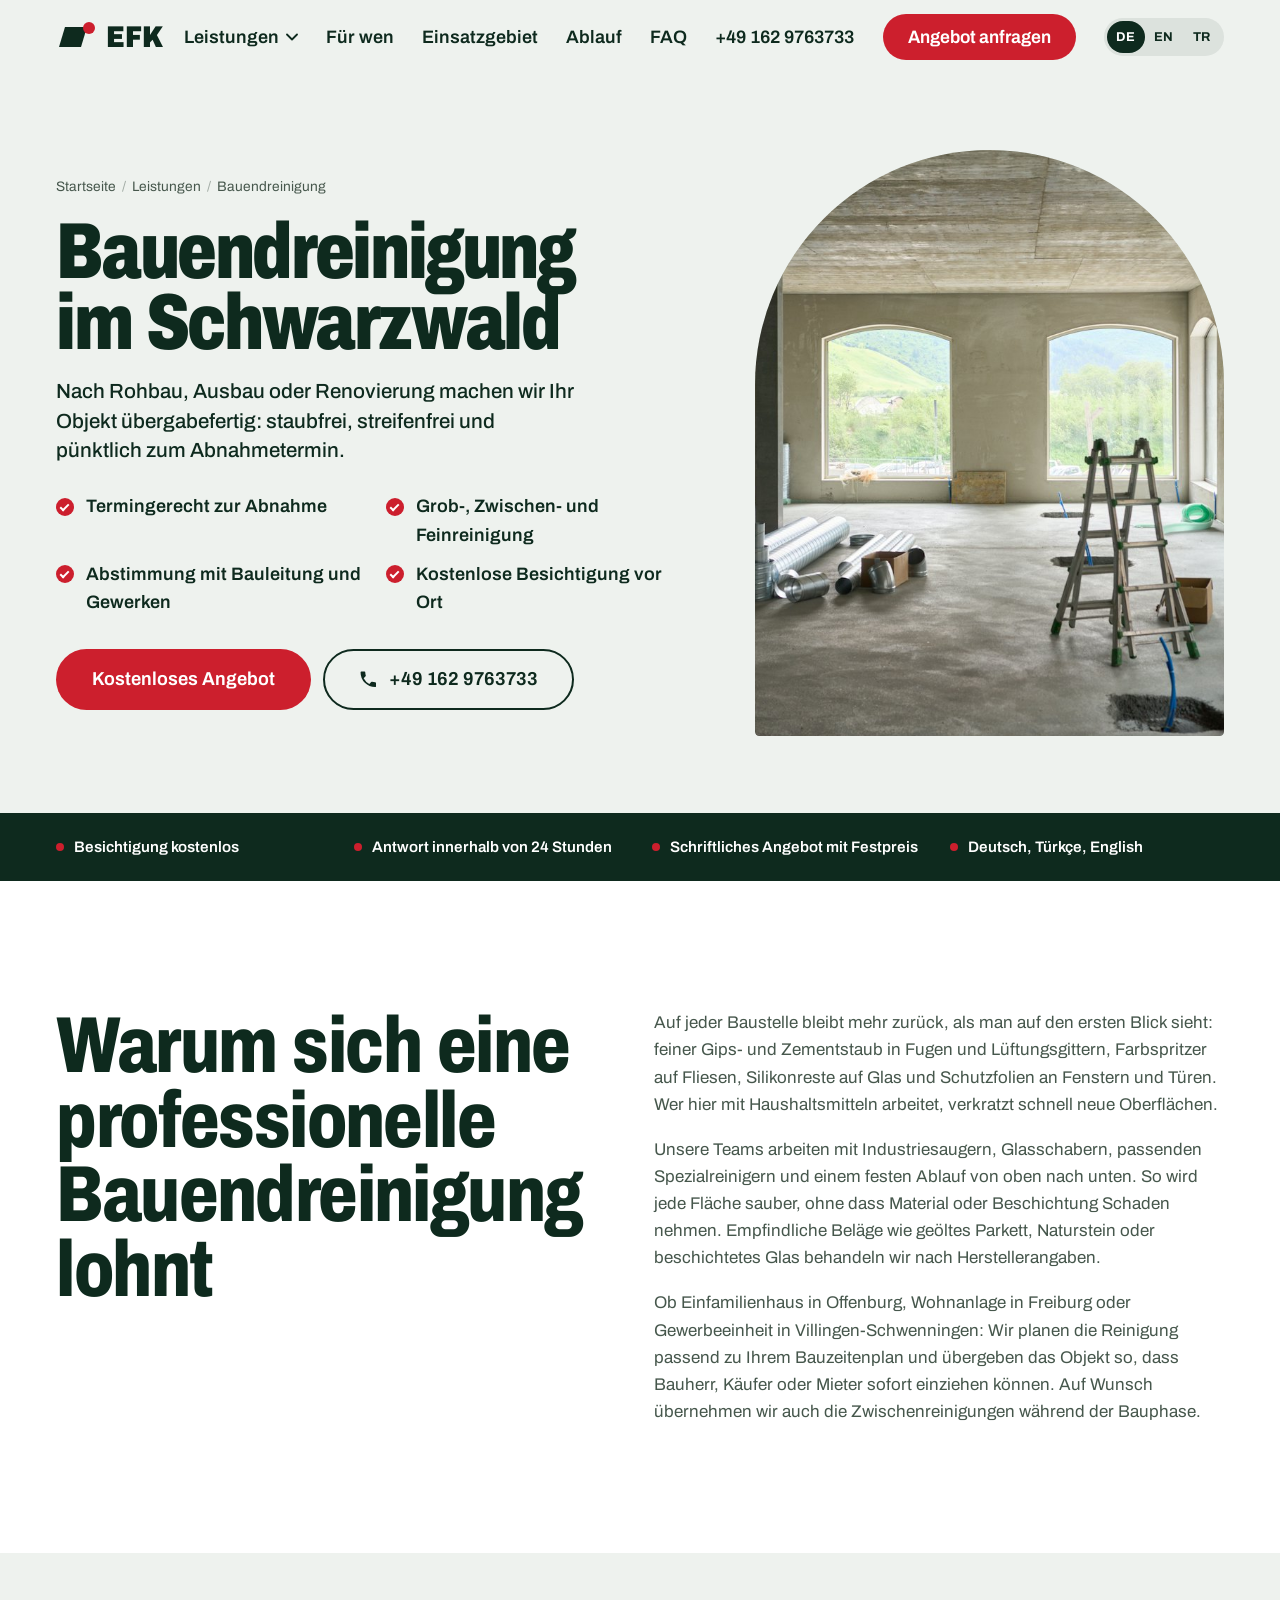
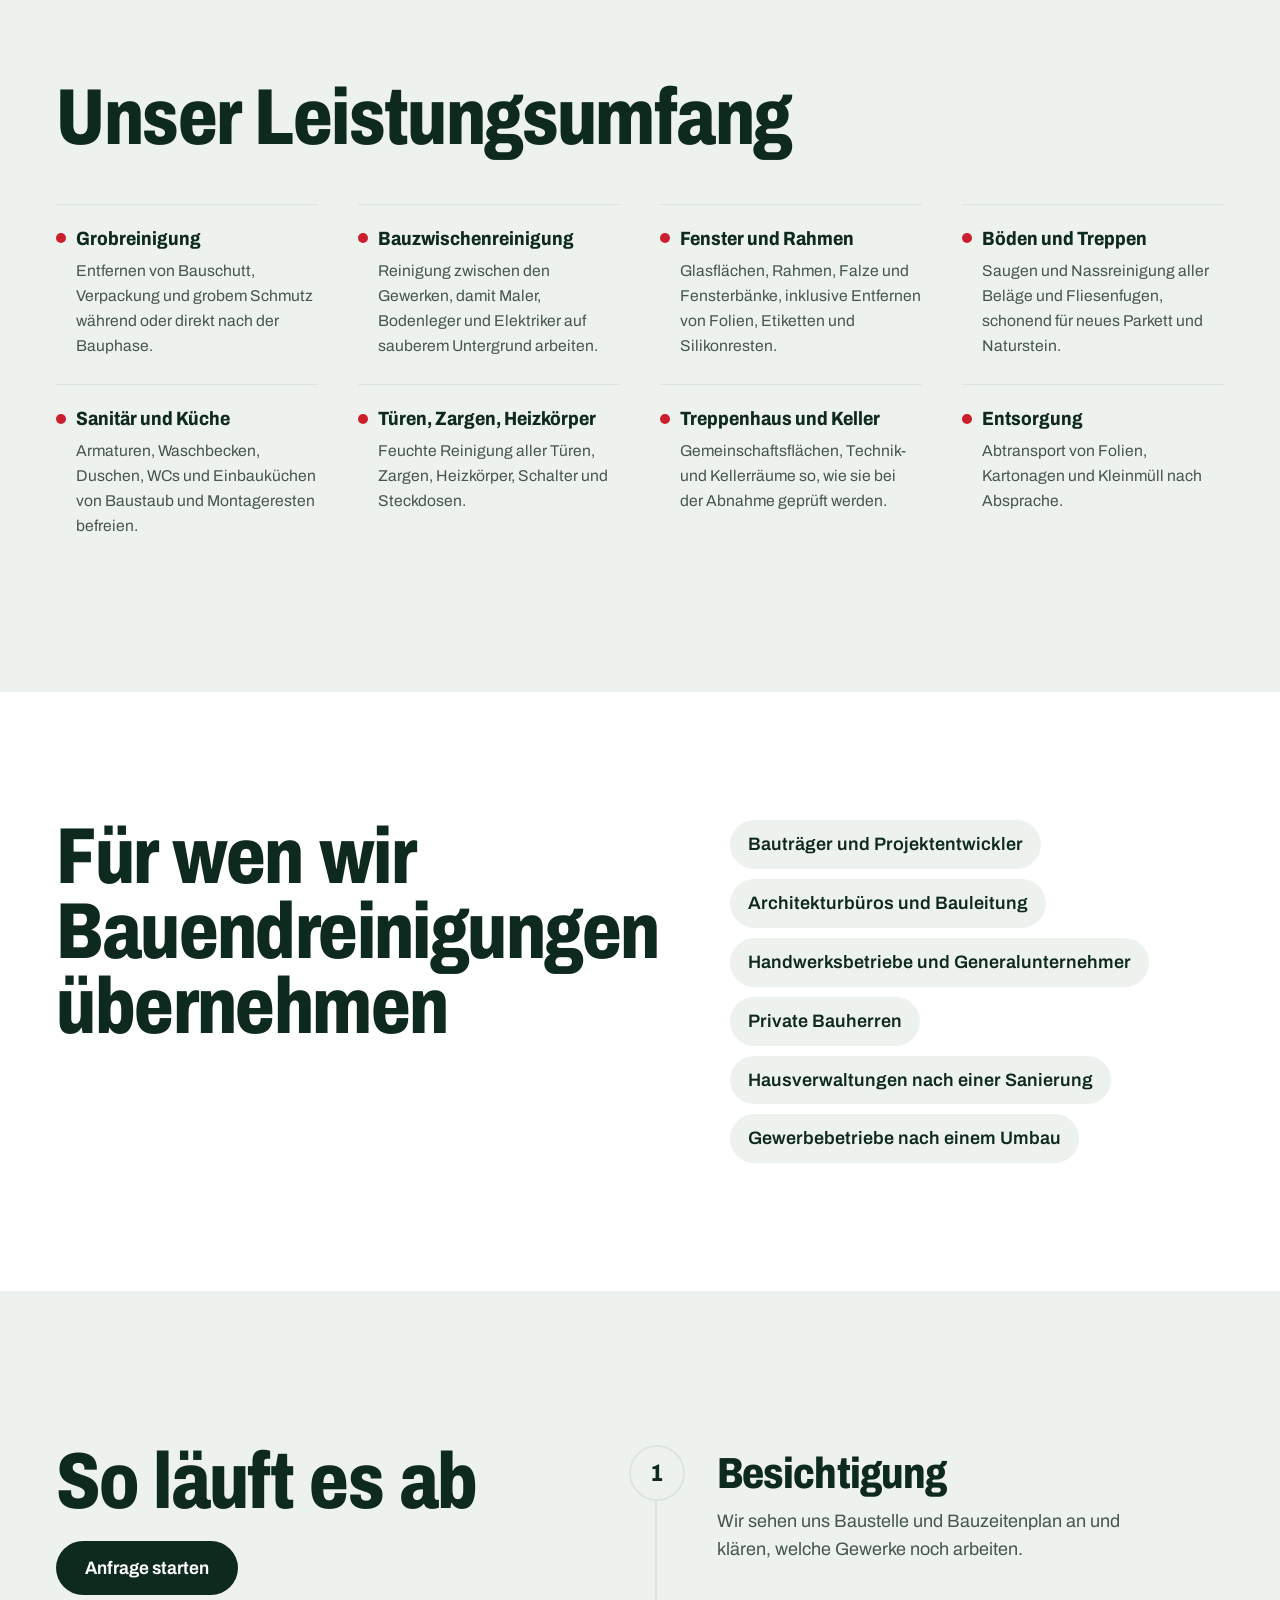
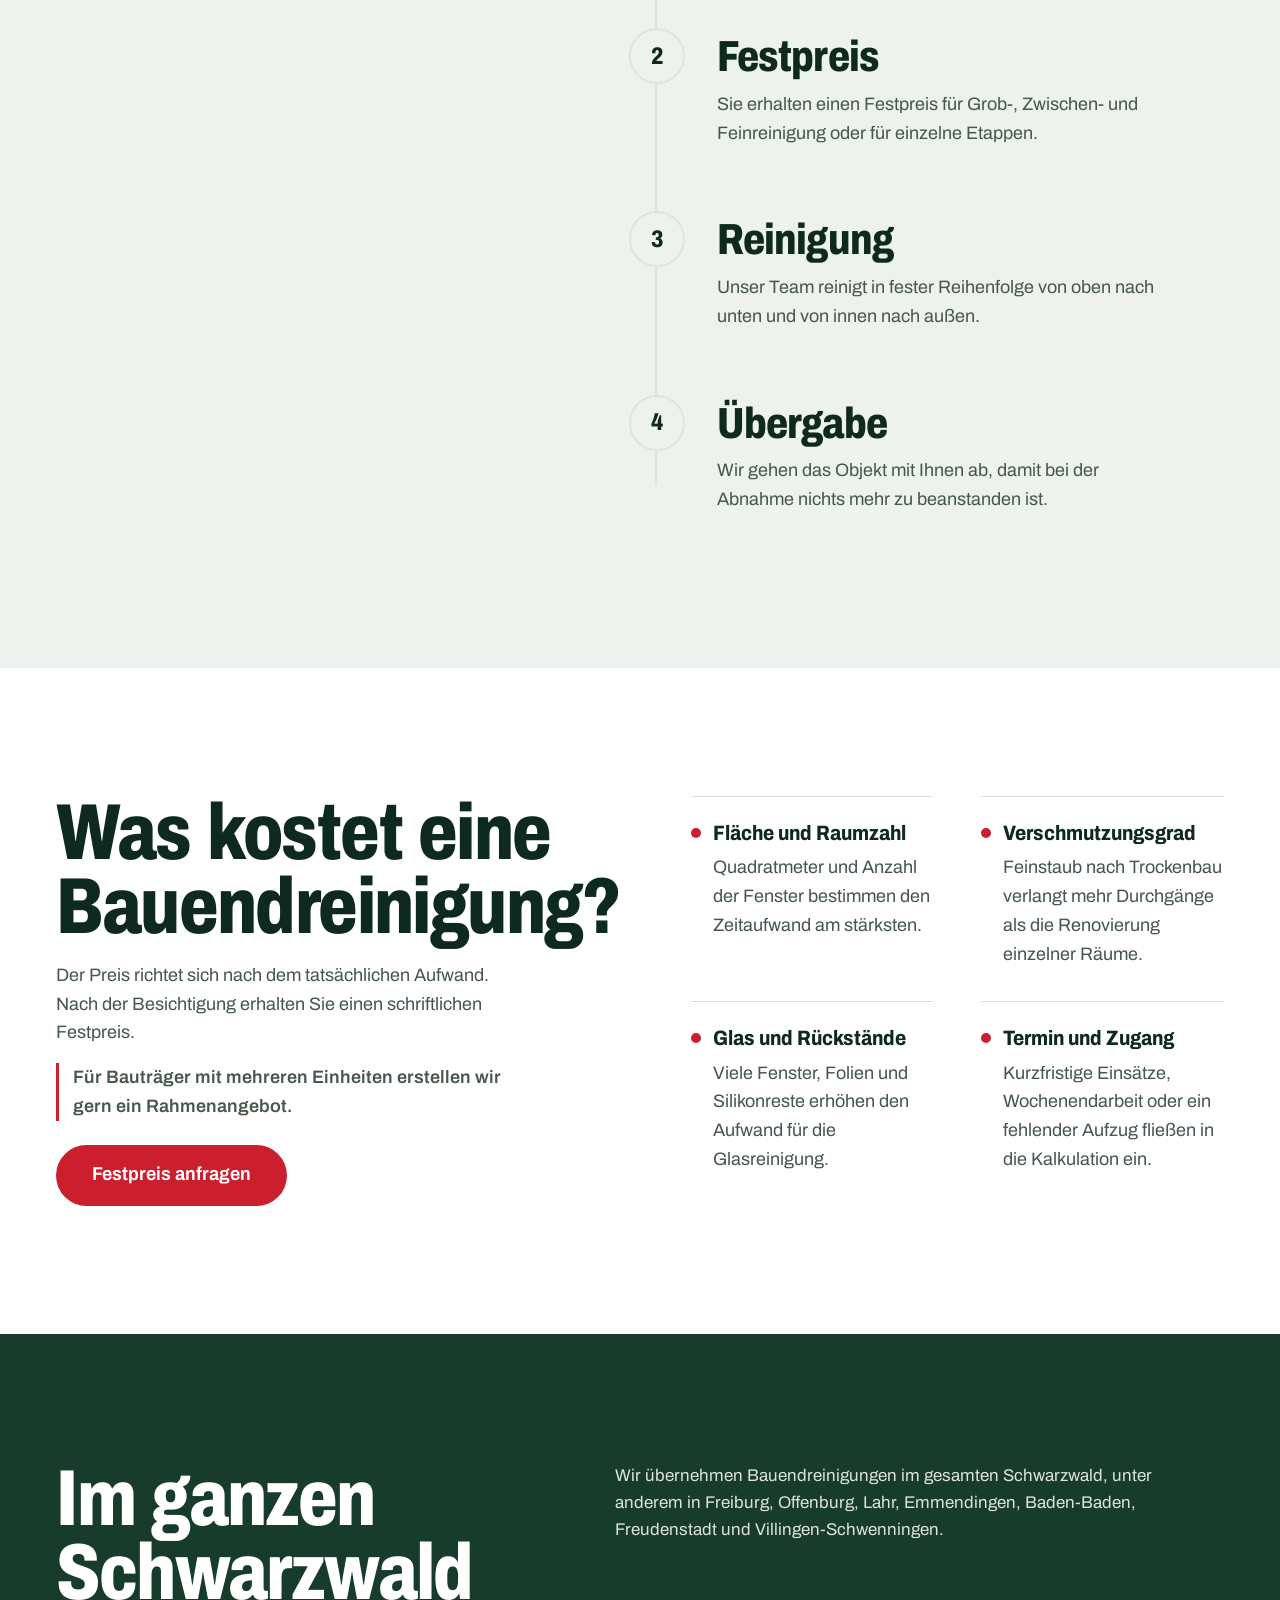
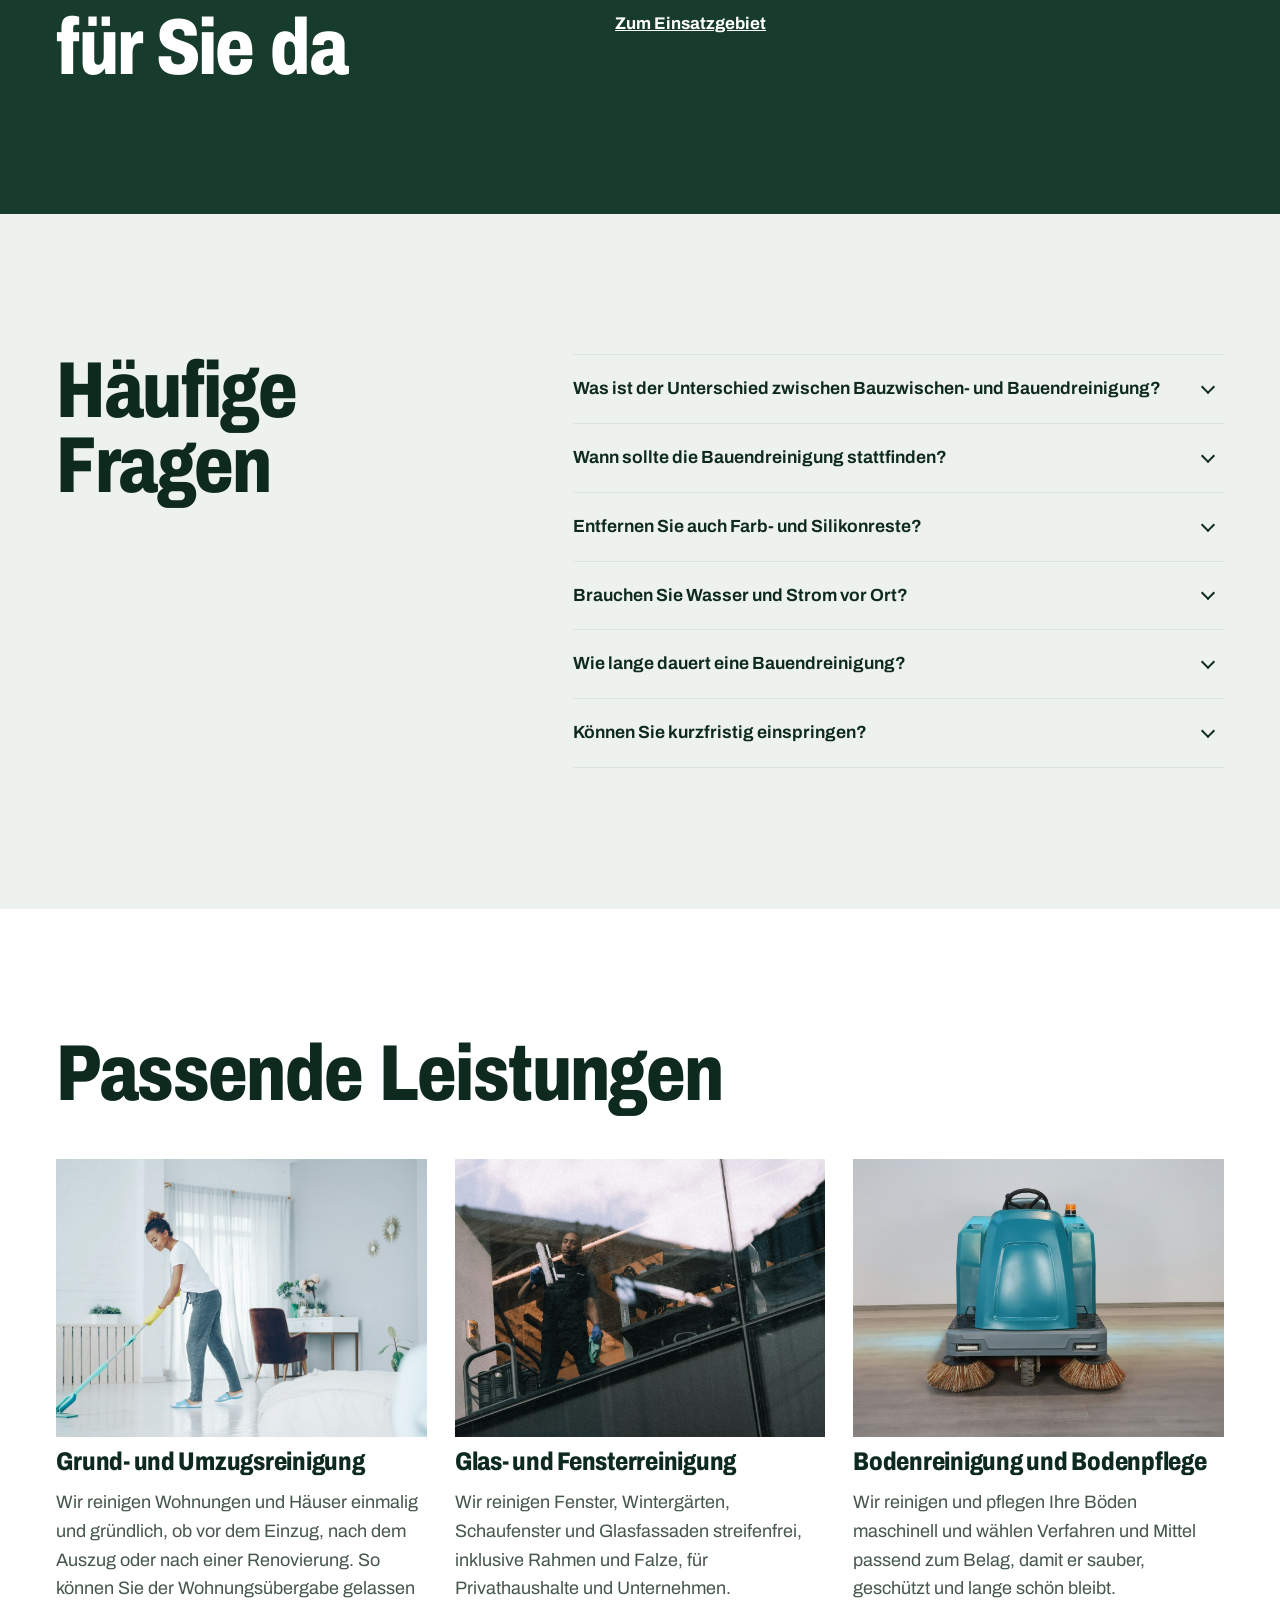
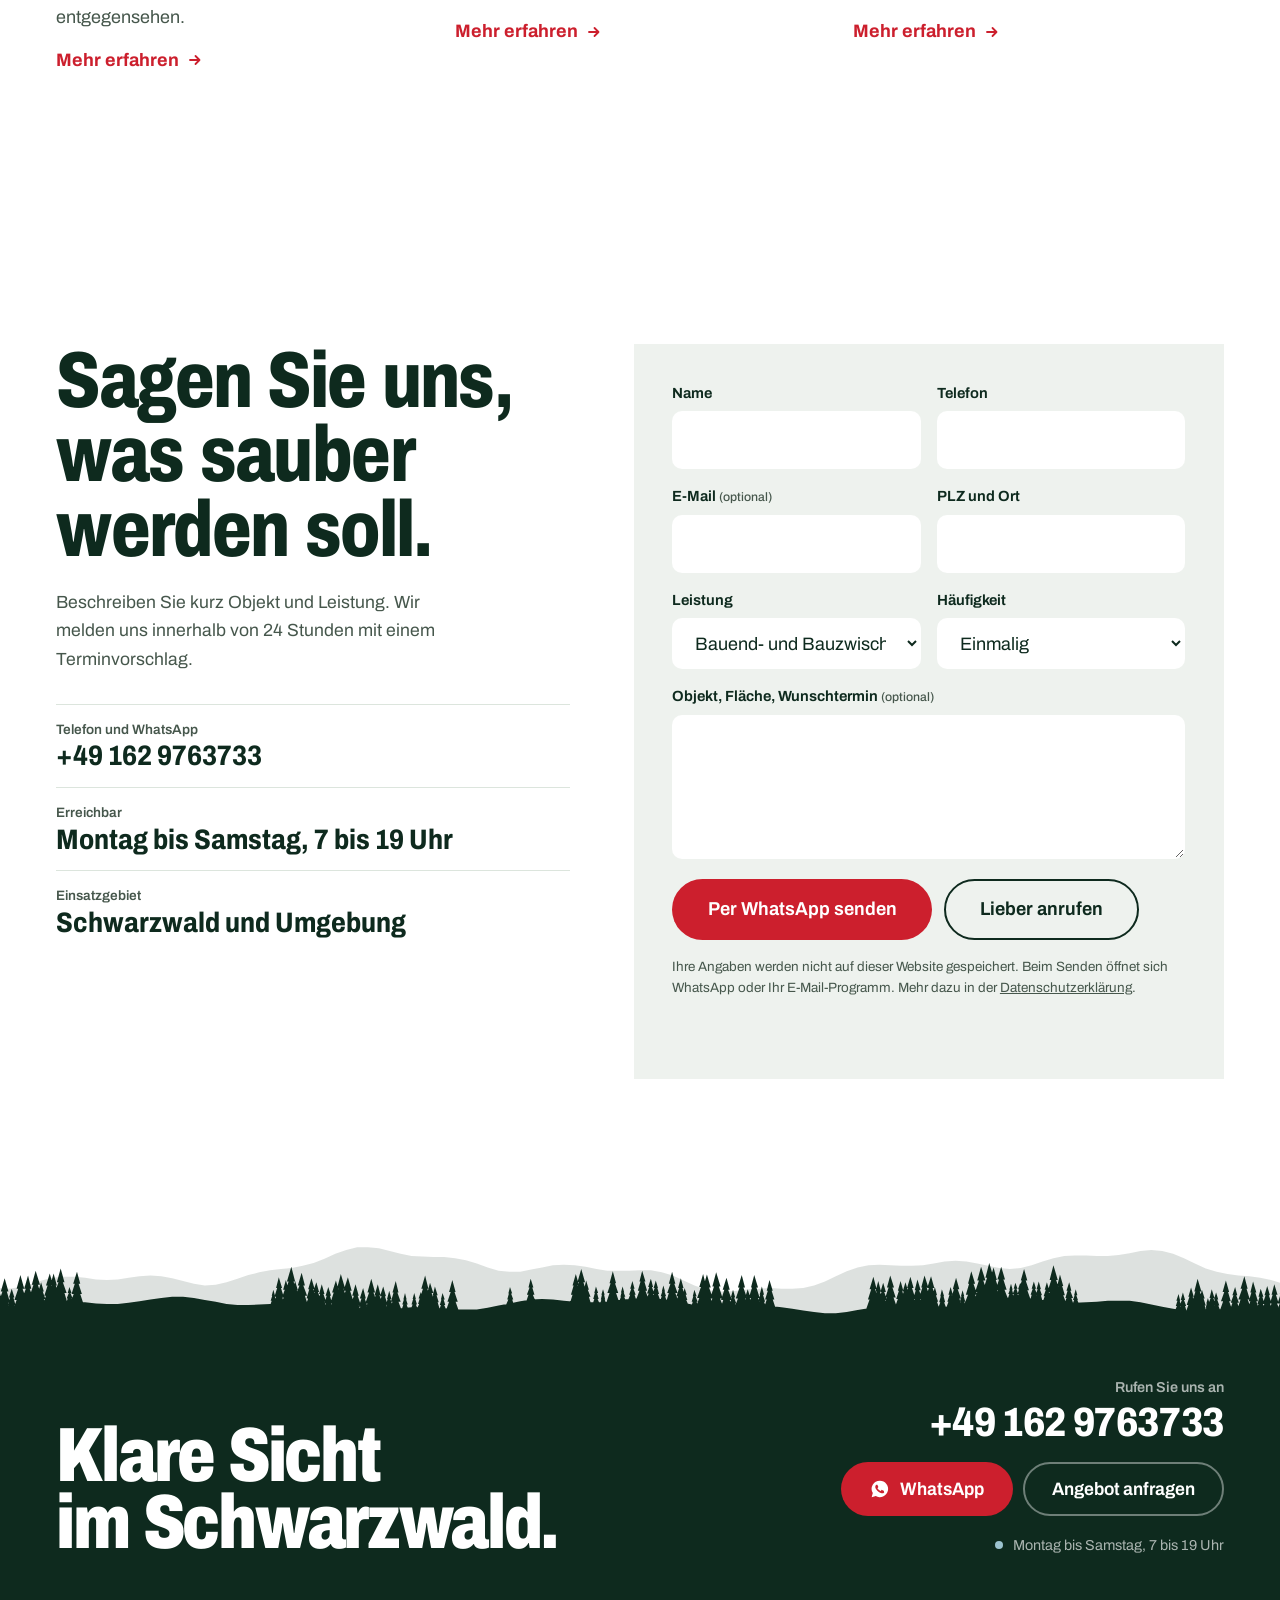
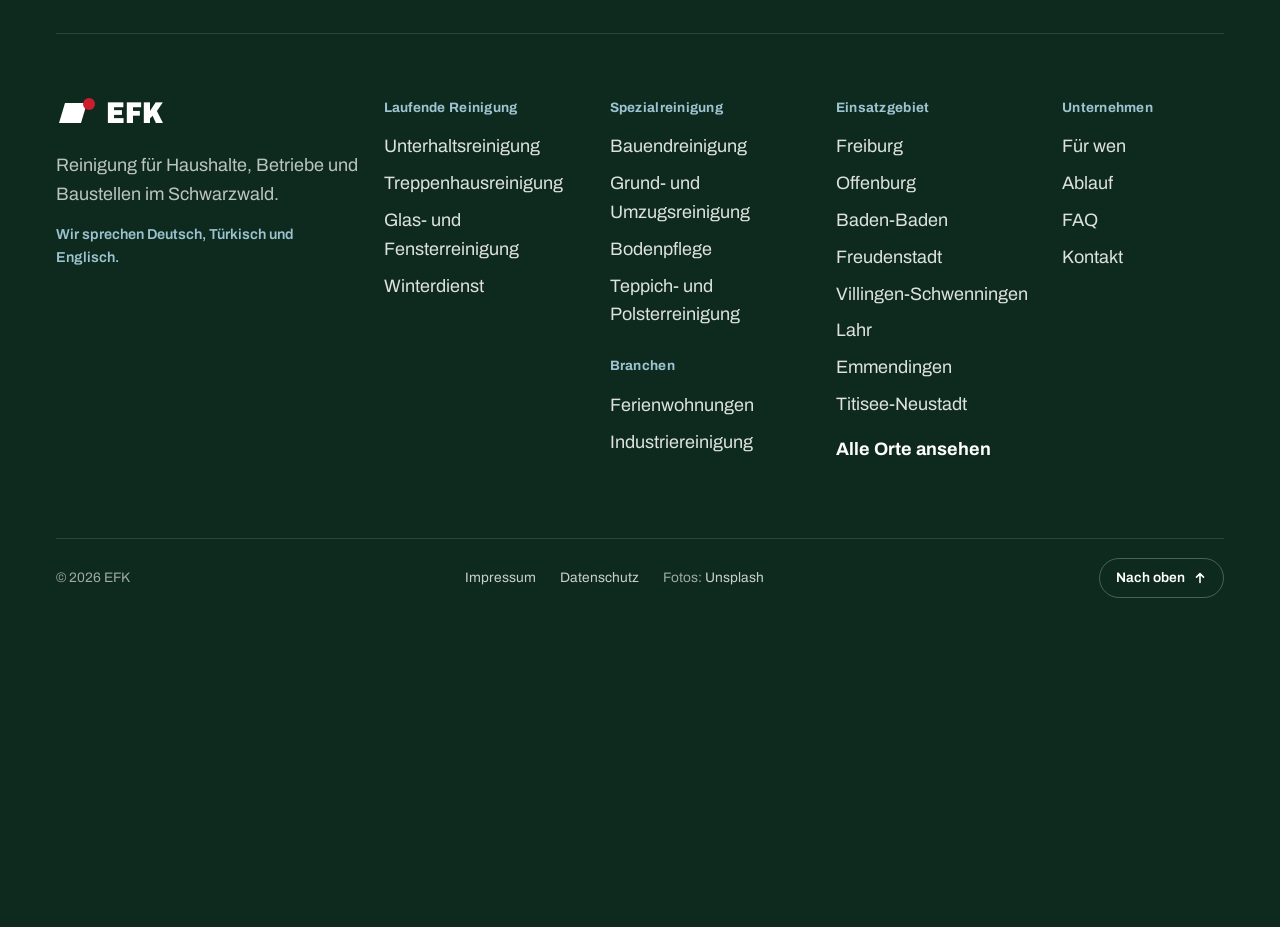
<file: leistungen/bauendreinigung/index.html>
<!doctype html>
<html lang="de" class="no-js">
<head>
  <meta charset="utf-8">
  <meta name="viewport" content="width=device-width, initial-scale=1">
  <title>Bauendreinigung im Schwarzwald | EFK</title>
  <meta name="description" content="Bauendreinigung und Bauzwischenreinigung im Schwarzwald: Baustaub, Farb- und Silikonreste entfernen, übergabefertig zur Abnahme. Kostenlose Besichtigung.">
  <meta name="theme-color" content="#0E2A1E">
  <meta property="og:type" content="website">
  <meta property="og:locale" content="de_DE">
  <meta property="og:title" content="Bauendreinigung im Schwarzwald | EFK">
  <meta property="og:description" content="Bauendreinigung und Bauzwischenreinigung im Schwarzwald: Baustaub, Farb- und Silikonreste entfernen, übergabefertig zur Abnahme. Kostenlose Besichtigung.">
  <link rel="canonical" href="https://oeztuerkhamza.github.io/efk-temizlik/leistungen/bauendreinigung/">
  <link rel="icon" href="../../favicon.svg" type="image/svg+xml">
  <link rel="preload" href="../../assets/fonts/archivo-latin.woff2" as="font" type="font/woff2" crossorigin>
  <link rel="stylesheet" href="../../assets/css/style.css">
  <script>
    document.documentElement.className = 'js';
    try {
      var l = new URLSearchParams(location.search).get('lang') || localStorage.getItem('efk-lang');
      if (l === 'en' || l === 'tr') {
        document.documentElement.classList.add('i18n-pending');
        setTimeout(function () { document.documentElement.classList.remove('i18n-pending'); }, 3000);
      }
    } catch (e) {}
  </script>
  <script type="application/ld+json">{"@context":"https://schema.org","@type":"Service","name":"Bauendreinigung","serviceType":"Bauendreinigung","description":"Bauendreinigung und Bauzwischenreinigung im Schwarzwald: Baustaub, Farb- und Silikonreste entfernen, übergabefertig zur Abnahme. Kostenlose Besichtigung.","url":"https://oeztuerkhamza.github.io/efk-temizlik/leistungen/bauendreinigung/","provider":{"@type":"LocalBusiness","@id":"https://oeztuerkhamza.github.io/efk-temizlik/#business","name":"EFK","telephone":"+49 162 9763733"},"areaServed":{"@type":"Place","name":"Schwarzwald"}}</script>
  <script type="application/ld+json">{"@context":"https://schema.org","@type":"BreadcrumbList","itemListElement":[{"@type":"ListItem","position":1,"name":"Startseite","item":"https://oeztuerkhamza.github.io/efk-temizlik/"},{"@type":"ListItem","position":2,"name":"Leistungen","item":"https://oeztuerkhamza.github.io/efk-temizlik/#leistungen"},{"@type":"ListItem","position":3,"name":"Bauendreinigung","item":"https://oeztuerkhamza.github.io/efk-temizlik/leistungen/bauendreinigung/"}]}</script>
  <script type="application/ld+json">{"@context":"https://schema.org","@type":"FAQPage","mainEntity":[{"@type":"Question","name":"Was ist der Unterschied zwischen Bauzwischen- und Bauendreinigung?","acceptedAnswer":{"@type":"Answer","text":"Die Bauzwischenreinigung findet während der Bauphase zwischen den Gewerken statt. Die Bauendreinigung ist die letzte, gründliche Reinigung vor Abnahme und Einzug."}},{"@type":"Question","name":"Wann sollte die Bauendreinigung stattfinden?","acceptedAnswer":{"@type":"Answer","text":"Wenn alle Gewerke fertig sind und keine staubenden Arbeiten mehr anstehen, idealerweise ein bis drei Tage vor der Abnahme."}},{"@type":"Question","name":"Entfernen Sie auch Farb- und Silikonreste?","acceptedAnswer":{"@type":"Answer","text":"Ja. Wir entfernen Farbspritzer sowie Silikon-, Mörtel- und Kleberreste mit passenden Werkzeugen und Mitteln, ohne Glas oder Oberflächen zu verkratzen."}},{"@type":"Question","name":"Brauchen Sie Wasser und Strom vor Ort?","acceptedAnswer":{"@type":"Answer","text":"Ja. Reinigungsmittel und Maschinen bringen wir mit, Wasser und Strom sollten auf der Baustelle verfügbar sein."}},{"@type":"Question","name":"Wie lange dauert eine Bauendreinigung?","acceptedAnswer":{"@type":"Answer","text":"Ein Einfamilienhaus schaffen wir in der Regel an einem Tag. Bei größeren Objekten setzen wir mehrere Teams parallel ein."}},{"@type":"Question","name":"Können Sie kurzfristig einspringen?","acceptedAnswer":{"@type":"Answer","text":"Oft ja. Wenn sich der Abnahmetermin verschiebt, rufen Sie uns an. Wir prüfen sofort, welches Team verfügbar ist."}}]}</script>
  <script type="application/json" id="i18n-page">{"en":{"p.name":"Post-construction cleaning","p.h1":"Post-construction cleaning in the Black Forest","p.lead":"After shell construction, fit-out or renovation we get your property ready for handover: dust-free, streak-free and on time for the final inspection.","p.introTitle":"Why professional post-construction cleaning pays off","p.scopeTitle":"What we cover","p.forTitle":"Who we provide post-construction cleaning for","p.priceTitle":"How much does post-construction cleaning cost?","p.priceIntro":"The price depends on the actual workload. After the site visit you receive a written fixed price.","p.priceNote":"For developers with several units we are happy to prepare a framework quote.","p.areaText":"We carry out post-construction cleaning across the whole Black Forest, including Freiburg, Offenburg, Lahr, Emmendingen, Baden-Baden, Freudenstadt and Villingen-Schwenningen.","p.usp1":"On time for the inspection","p.usp2":"Rough, interim and final cleaning","p.usp3":"Coordinated with site management and trades","p.usp4":"Free on-site visit","p.intro1":"Every building site leaves behind more than you see at first glance: fine plaster and cement dust in joints and ventilation grilles, paint splashes on tiles, silicone residue on glass and protective film on windows and doors. Anyone tackling this with household products can easily scratch brand-new surfaces.","p.intro2":"Our teams work with industrial vacuum cleaners, glass scrapers and suitable specialist cleaning agents, following a fixed sequence from top to bottom. That way every surface comes out properly clean, and neither the material nor its finish is damaged, whether it is new parquet, natural stone or coated window frames.","p.intro3":"Whether it is a detached house in Offenburg, a residential complex in Freiburg or a commercial unit in Villingen-Schwenningen, we plan the cleaning around your construction schedule and hand the property over so that the client, buyer or tenant can move in straight away.","p.scope1t":"Rough cleaning","p.scope1d":"Removing building rubble, packaging and coarse dirt during the construction phase or straight after it.","p.scope2t":"Interim builders' clean","p.scope2d":"Cleaning between trades so that painters, floor layers and electricians can work on a clean surface.","p.scope3t":"Windows and frames","p.scope3d":"Glass, frames, rebates and sills, including removal of protective film, labels and silicone residue.","p.scope4t":"Floors and stairs","p.scope4d":"Vacuuming and wet cleaning of all floor coverings and tile joints, gentle on new parquet and natural stone.","p.scope5t":"Bathrooms and kitchen","p.scope5d":"Freeing taps, basins, showers, toilets and fitted kitchens from construction dust and installation residue.","p.scope6t":"Doors, frames, radiators","p.scope6d":"Damp cleaning of all doors, door frames, radiators, light switches and sockets.","p.scope7t":"Stairwell and basement","p.scope7d":"Communal areas, plant rooms and cellars, cleaned to the standard checked at the handover inspection.","p.scope8t":"Waste removal","p.scope8d":"Taking away film, cardboard and small waste as agreed with you beforehand.","p.for1":"Property developers","p.for2":"Architects and site managers","p.for3":"Trade businesses and general contractors","p.for4":"Private homebuilders","p.for5":"Property management companies after refurbishment","p.for6":"Businesses after a conversion","p.step1t":"Site visit","p.step1d":"We look at the site and the construction schedule and check which trades are still working.","p.step2t":"Fixed price","p.step2d":"You receive a fixed price for rough, interim and final cleaning, or for individual stages.","p.step3t":"Cleaning","p.step3d":"Our team cleans in a fixed order, from top to bottom and from the inside out.","p.step4t":"Handover","p.step4d":"We walk through the property with you so that nothing is flagged at the final inspection.","p.price1t":"Floor area and rooms","p.price1d":"Square metres and the number of windows have the biggest influence on the time needed.","p.price2t":"Level of dirt","p.price2d":"Fine dust after drywall work needs more passes than the renovation of a few individual rooms.","p.price3t":"Glass and residue","p.price3d":"Many windows, protective film and silicone residue increase the effort for the glass cleaning.","p.price4t":"Timing and access","p.price4d":"Short-notice jobs, weekend work or a missing lift are factored into the calculation.","p.faq1q":"What is the difference between interim and final builders' cleaning?","p.faq1a":"Interim cleaning takes place during the construction phase, between the different trades. The final clean is the last thorough cleaning before the handover inspection and moving in.","p.faq2q":"When should the final clean take place?","p.faq2a":"Once all trades have finished and no more dusty work is planned, ideally one to three days before the handover inspection.","p.faq3q":"Do you also remove paint and silicone residue?","p.faq3a":"Yes. We remove paint splashes as well as silicone, mortar and adhesive residue with suitable tools and products, without scratching glass or other surfaces.","p.faq4q":"Do you need water and electricity on site?","p.faq4a":"Yes. We bring our own cleaning products and machines, but water and power should be available on the site.","p.faq5q":"How long does post-construction cleaning take?","p.faq5a":"We can usually finish a detached house in one day. For larger properties we deploy several teams in parallel.","p.faq6q":"Can you step in at short notice?","p.faq6a":"Often, yes. If the inspection date moves, give us a call and we will check straight away which team is available.","meta.title":"Post-construction cleaning in the Black Forest | EFK","meta.desc":"Builders' cleaning in the Black Forest: we remove construction dust, paint and silicone residue and hand over ready for inspection. Free on-site visit.","og.title":"Post-construction cleaning in the Black Forest | EFK","og.desc":"Builders' cleaning in the Black Forest: we remove construction dust, paint and silicone residue and hand over ready for inspection. Free on-site visit.","p.alt":"Freshly renovated, still empty flat with a ladder and building materials","lp.crumbs":"Breadcrumb","lp.home":"Home","lp.cta":"Free quote","lp.fact3":"Written fixed-price quote","lp.process":"How it works","lp.priceCta":"Request a fixed price","lp.areaTitle":"Across the whole Black Forest","lp.areaLink":"See our service area","lp.faq":"Frequently asked questions","lp.related":"Related services","lp.more":"Learn more","r1.name":"Deep cleaning","r1.lead":"We give flats and houses a thorough one-off clean before you move in, after you move out or after a renovation, so you can face the handover with your landlord with confidence.","r2.name":"Window cleaning","r2.lead":"We clean windows, conservatories, shop windows and glass façades without streaks, including frames and rebates, for private households and businesses.","r3.name":"Floor care","r3.lead":"We clean and care for your floors by machine and choose the method and products to suit each material, so the floor stays clean, protected and looking good for longer."},"tr":{"p.name":"İnşaat sonrası temizlik","p.h1":"Kara Orman'da inşaat sonrası temizlik","p.lead":"Kaba inşaat, iç tadilat veya renovasyondan sonra binanızı teslime hazırlıyoruz: tozsuz, iz bırakmadan ve teslim tarihine tam zamanında.","p.introTitle":"Profesyonel inşaat sonrası temizlik neden önemli?","p.scopeTitle":"Hizmet kapsamımız","p.forTitle":"Kimler için inşaat sonrası temizlik yapıyoruz","p.priceTitle":"İnşaat sonrası temizlik ne kadar tutar?","p.priceIntro":"Fiyat, gerçek iş yüküne göre belirlenir. Keşiften sonra size yazılı bir sabit fiyat teklifi sunarız.","p.priceNote":"Birden fazla birimi olan müteahhitler için memnuniyetle çerçeve teklif hazırlarız.","p.areaText":"İnşaat sonrası temizliği Kara Orman'ın tamamında, aralarında Freiburg, Offenburg, Lahr, Emmendingen, Baden-Baden, Freudenstadt ve Villingen-Schwenningen'in de bulunduğu birçok yerde üstleniyoruz.","p.usp1":"Teslim tarihine tam zamanında","p.usp2":"Kaba, ara ve ince temizlik","p.usp3":"Şantiye şefi ve ustalarla koordinasyon","p.usp4":"Ücretsiz yerinde keşif","p.intro1":"Her şantiyede ilk bakışta görünenden fazlası kalır: derzlerde ve havalandırma ızgaralarında ince alçı ve çimento tozu, fayanslarda boya lekeleri, camlarda silikon kalıntıları, pencere ve kapılarda koruyucu folyolar. Bunları sıradan ev tipi temizlik ürünleriyle temizlemeye çalışırsanız, yeni yüzeyleri kolayca çizip kalıcı hasara yol açabilirsiniz.","p.intro2":"Ekiplerimiz endüstriyel süpürgeler, cam kazıyıcılar ve yüzeye uygun özel temizlik maddeleriyle çalışır ve her zaman yukarıdan aşağıya doğru sabit bir sırayı izler. Yeni parke, doğal taş veya kaplamalı pencere çerçevesi; hangi yüzey olursa olsun, malzemeye ve kaplamaya zarar vermeden tertemiz hale getiririz.","p.intro3":"Offenburg'da müstakil bir ev, Freiburg'da çok daireli bir konut projesi ya da Villingen-Schwenningen'de bir ticari birim olsun, temizliği inşaat takviminize göre, gerekirse etaplar halinde planlıyoruz. Binayı, mal sahibi, alıcı ya da kiracı hiç beklemeden taşınabilecek şekilde temiz ve eksiksiz olarak teslim ediyoruz.","p.scope1t":"Kaba temizlik","p.scope1d":"İnşaat sırasında veya hemen sonrasında moloz, ambalaj ve kaba kirlerin uzaklaştırılması.","p.scope2t":"İnşaat ara temizliği","p.scope2d":"Boyacı, zemin döşemecisi ve elektrikçinin temiz bir zeminde çalışabilmesi için iş kolları arasında yapılan temizlik.","p.scope3t":"Pencere ve çerçeveler","p.scope3d":"Cam yüzeyler, çerçeveler, kasa olukları ve denizlikler; folyo, etiket ve silikon kalıntılarının sökülmesi de dahil.","p.scope4t":"Zeminler ve merdivenler","p.scope4d":"Tüm zemin kaplamaları ve fayans derzleri için süpürme ve ıslak temizlik, yeni parke ve doğal taşa özen göstererek.","p.scope5t":"Banyo ve mutfak","p.scope5d":"Armatürler, lavabolar, duşlar, klozetler ve mutfak dolaplarının inşaat tozu ve montaj artıklarından arındırılması.","p.scope6t":"Kapı, kasa, radyatör","p.scope6d":"Tüm kapıların, kapı kasalarının, radyatörlerin, elektrik düğmelerinin ve prizlerin nemli bezle silinmesi.","p.scope7t":"Merdiven boşluğu ve bodrum","p.scope7d":"Ortak alanlar, teknik odalar ve bodrum katları, teslim kontrolünde incelendikleri standarda göre temizlenir.","p.scope8t":"Atık bertarafı","p.scope8d":"Folyo, karton ve küçük atıkların önceden yapılan anlaşmaya göre şantiyeden götürülmesi.","p.for1":"Müteahhitler ve proje geliştiriciler","p.for2":"Mimarlık ofisleri ve şantiye şefleri","p.for3":"Zanaat işletmeleri ve genel yükleniciler","p.for4":"Kendi evini yaptıran özel kişiler","p.for5":"Renovasyon sonrası bina yönetim şirketleri","p.for6":"Tadilat sonrası ticari işletmeler","p.step1t":"Keşif","p.step1d":"Şantiyeyi ve inşaat takvimini inceliyor, hangi ustaların hâlâ çalıştığını netleştiriyoruz.","p.step2t":"Sabit fiyat","p.step2d":"Kaba, ara ve ince temizlik için ya da tek tek etaplar için sabit bir fiyat alırsınız.","p.step3t":"Temizlik","p.step3d":"Ekibimiz sabit bir sırayla, yukarıdan aşağıya ve içeriden dışarıya doğru temizlik yapar.","p.step4t":"Teslim","p.step4d":"Teslim kontrolünde hiçbir eksik çıkmaması için binayı sizinle birlikte geziyoruz.","p.price1t":"Alan ve oda sayısı","p.price1d":"Metrekare ve pencere sayısı, harcanacak süreyi en çok belirleyen etkenlerdir.","p.price2t":"Kirlilik derecesi","p.price2d":"Alçıpan işlerinden sonra kalan ince toz, tek tek odaların yenilenmesine göre daha fazla temizlik turu gerektirir.","p.price3t":"Cam ve kalıntılar","p.price3d":"Çok sayıda pencere, folyo ve silikon kalıntısı cam temizliğinin iş yükünü artırır.","p.price4t":"Tarih ve erişim","p.price4d":"Kısa vadeli talepler, hafta sonu çalışması ya da asansörün olmaması fiyata yansır.","p.faq1q":"İnşaat ara temizliği ile inşaat sonrası temizlik arasındaki fark nedir?","p.faq1a":"Ara temizlik, inşaat sürerken farklı iş kolları arasında yapılır. İnşaat sonrası temizlik ise teslim ve taşınmadan önceki son ve kapsamlı temizliktir.","p.faq2q":"İnşaat sonrası temizlik ne zaman yapılmalı?","p.faq2a":"Tüm ustalar işini bitirdiğinde ve tozlu bir iş kalmadığında, ideal olarak teslimden bir ile üç gün önce.","p.faq3q":"Boya ve silikon kalıntılarını da temizliyor musunuz?","p.faq3a":"Evet. Boya lekelerini, silikon, harç ve yapıştırıcı kalıntılarını uygun alet ve ürünlerle, camı veya yüzeyleri çizmeden temizliyoruz.","p.faq4q":"Şantiyede su ve elektriğe ihtiyacınız var mı?","p.faq4a":"Evet. Temizlik malzemelerini ve makineleri biz getiriyoruz, ancak şantiyede su ve elektrik bulunmalıdır.","p.faq5q":"İnşaat sonrası temizlik ne kadar sürer?","p.faq5a":"Müstakil bir evi genellikle bir günde bitiriyoruz. Daha büyük binalarda birden fazla ekibi aynı anda çalıştırıyoruz.","p.faq6q":"Kısa sürede gelebilir misiniz?","p.faq6a":"Çoğu zaman evet. Teslim tarihi değişirse bizi arayın, hangi ekibin müsait olduğunu hemen kontrol edelim.","meta.title":"Kara Orman'da inşaat sonrası temizlik | EFK","meta.desc":"Kara Orman'da inşaat sonrası ve ara temizlik: inşaat tozu, boya ve silikon kalıntılarını temizliyor, binayı teslime hazırlıyoruz. Ücretsiz keşif.","og.title":"Kara Orman'da inşaat sonrası temizlik | EFK","og.desc":"Kara Orman'da inşaat sonrası ve ara temizlik: inşaat tozu, boya ve silikon kalıntılarını temizliyor, binayı teslime hazırlıyoruz. Ücretsiz keşif.","p.alt":"Tadilatı bitmiş, içinde merdiven ve malzeme duran boş daire","lp.crumbs":"Sayfa konumu","lp.home":"Ana sayfa","lp.cta":"Ücretsiz teklif","lp.fact3":"Yazılı sabit fiyat teklifi","lp.process":"Süreç nasıl işler","lp.priceCta":"Sabit fiyat isteyin","lp.areaTitle":"Tüm Kara Orman'da yanınızdayız","lp.areaLink":"Hizmet bölgesine bakın","lp.faq":"Sık sorulan sorular","lp.related":"İlgili hizmetler","lp.more":"Daha fazla bilgi","r1.name":"Detaylı temizlik","r1.lead":"Daireleri ve evleri taşınmadan önce, taşındıktan sonra veya tadilattan sonra tek seferlik ve detaylı olarak temizliyoruz. Böylece ev sahibiyle yapılacak teslime (Wohnungsübergabe) gönül rahatlığıyla gidersiniz.","r2.name":"Cam temizliği","r2.lead":"Pencereleri, kış bahçelerini, vitrinleri ve cam cepheleri çerçeve ve kasa olukları dahil iz bırakmadan temizliyoruz; hem evler hem işletmeler için.","r3.name":"Zemin bakımı","r3.lead":"Zeminlerinizi makineyle temizler ve bakımını yaparız. Yöntemi ve ürünü her zemin türüne göre seçeriz; böylece zemin temiz, korunaklı ve uzun süre güzel kalır."}}</script>
</head>
<body class="page-lp" data-root="../../" data-service-index="1">
  <a class="skip" href="#inhalt" data-i18n="skip">Zum Inhalt springen</a>

  <header class="site-header" id="top">
    <a class="brand" href="../../" aria-label="EFK, zur Startseite" data-i18n-attr="aria-label:aria.home">
      <svg class="brand-mark" viewBox="0 0 40 32" aria-hidden="true">
        <path d="M9 6h22l-6 20H3z" fill="currentColor"/>
        <circle cx="33" cy="7" r="6" fill="#CC1F2D"/>
      </svg>
      <span class="brand-name">EFK</span>
    </a>

    <nav class="nav" id="nav" aria-label="Hauptmenü" data-i18n-attr="aria-label:aria.menu">
      <ul class="nav-list">
        <li class="has-mega">
          <button class="nav-trigger" type="button" aria-expanded="false" aria-controls="mega"><span data-i18n="nav.services">Leistungen</span><svg viewBox="0 0 12 8" aria-hidden="true"><path d="M1 1.5l5 5 5-5" fill="none" stroke="currentColor" stroke-width="1.8" stroke-linecap="round" stroke-linejoin="round"/></svg></button>
          <div class="mega" id="mega">
            <div class="mega-col">
              <p class="mega-title" data-i18n="mega.laufend">Laufende Reinigung</p>
              <ul>
                <li><a href="../../leistungen/unterhaltsreinigung/" data-i18n="svc.unterhaltsreinigung">Unterhaltsreinigung</a></li>
                <li><a href="../../leistungen/treppenhausreinigung/" data-i18n="svc.treppenhausreinigung">Treppenhausreinigung</a></li>
                <li><a href="../../leistungen/glasreinigung/" data-i18n="svc.glasreinigung">Glas- und Fensterreinigung</a></li>
                <li><a href="../../leistungen/winterdienst/" data-i18n="svc.winterdienst">Winterdienst</a></li>
              </ul>
            </div>
            <div class="mega-col">
              <p class="mega-title" data-i18n="mega.spezial">Spezialreinigung</p>
              <ul>
                <li><a href="../../leistungen/bauendreinigung/" data-i18n="svc.bauendreinigung">Bauendreinigung</a></li>
                <li><a href="../../leistungen/grundreinigung/" data-i18n="svc.grundreinigung">Grund- und Umzugsreinigung</a></li>
                <li><a href="../../leistungen/bodenpflege/" data-i18n="svc.bodenpflege">Bodenpflege</a></li>
                <li><a href="../../leistungen/polsterreinigung/" data-i18n="svc.polsterreinigung">Teppich- und Polsterreinigung</a></li>
              </ul>
            </div>
            <div class="mega-col">
              <p class="mega-title" data-i18n="mega.branchen">Branchen</p>
              <ul>
                <li><a href="../../leistungen/ferienwohnungen/" data-i18n="svc.ferienwohnungen">Ferienwohnungen</a></li>
                <li><a href="../../leistungen/industriereinigung/" data-i18n="svc.industriereinigung">Industriereinigung</a></li>
              </ul>
            </div>
            <div class="mega-col mega-help">
              <p data-i18n="mega.help">Nicht sicher, welche Leistung passt? Rufen Sie an, wir beraten Sie gern.</p>
              <a class="mega-phone" href="tel:+491629763733">+49 162 9763733</a>
            </div>
          </div>
        </li>
        <li><a href="../../#fuer-wen" data-i18n="nav.clients">Für wen</a></li>
        <li><a href="../../#gebiet" data-i18n="nav.area">Einsatzgebiet</a></li>
        <li><a href="../../#ablauf" data-i18n="nav.process">Ablauf</a></li>
        <li><a href="../../#faq" data-i18n="nav.faq">FAQ</a></li>
        <li class="nav-phone"><a href="tel:+491629763733">+49 162 9763733</a></li>
        <li class="nav-cta"><a class="btn btn--red" href="#kontakt"><span data-i18n="nav.quote">Angebot anfragen</span></a></li>
      </ul>
    </nav>

    <div class="lang" role="group" aria-label="Sprache / Language / Dil">
      <button type="button" data-lang="de" aria-pressed="true" lang="de" title="Deutsch">DE</button>
      <button type="button" data-lang="en" aria-pressed="false" lang="en" title="English">EN</button>
      <button type="button" data-lang="tr" aria-pressed="false" lang="tr" title="Türkçe">TR</button>
    </div>

    <button class="menu-btn" type="button" aria-expanded="false" aria-controls="nav">
      <span data-i18n="menu">Menü</span>
      <span class="menu-btn-bars" aria-hidden="true"><i></i><i></i></span>
    </button>
  </header>

  <main id="inhalt">
    <section class="lp-hero" aria-labelledby="lp-title">
      <div class="wrap lp-hero-grid">
        <div class="lp-hero-copy">
          <nav class="crumbs" aria-label="Brotkrumen-Navigation" data-i18n-attr="aria-label:lp.crumbs">
            <ol>
              <li><a href="../../" data-i18n="lp.home">Startseite</a></li>
              <li><a href="../../#leistungen" data-i18n="nav.services">Leistungen</a></li>
              <li aria-current="page" data-i18n="p.name">Bauendreinigung</li>
            </ol>
          </nav>
          <h1 id="lp-title" data-i18n="p.h1">Bauendreinigung im Schwarzwald</h1>
          <p class="lp-lead" data-i18n="p.lead">Nach Rohbau, Ausbau oder Renovierung machen wir Ihr Objekt übergabefertig: staubfrei, streifenfrei und pünktlich zum Abnahmetermin.</p>
          <ul class="checks lp-usps">
            <li data-i18n="p.usp1">Termingerecht zur Abnahme</li>
            <li data-i18n="p.usp2">Grob-, Zwischen- und Feinreinigung</li>
            <li data-i18n="p.usp3">Abstimmung mit Bauleitung und Gewerken</li>
            <li data-i18n="p.usp4">Kostenlose Besichtigung vor Ort</li>
          </ul>
          <div class="hero-actions">
            <a class="btn btn--red btn--lg" href="#kontakt"><span data-i18n="lp.cta">Kostenloses Angebot</span></a>
            <a class="btn btn--ghost btn--lg" href="tel:+491629763733"><span><svg class="ico" viewBox="0 0 24 24" aria-hidden="true"><path d="M6.6 10.8a15.1 15.1 0 0 0 6.6 6.6l2.2-2.2a1 1 0 0 1 1-.25 11.4 11.4 0 0 0 3.6.57 1 1 0 0 1 1 1V20a1 1 0 0 1-1 1A17 17 0 0 1 3 4a1 1 0 0 1 1-1h3.5a1 1 0 0 1 1 1c0 1.25.2 2.45.57 3.6a1 1 0 0 1-.25 1z" fill="currentColor"/></svg>+49 162 9763733</span></a>
          </div>
        </div>
        <figure class="lp-hero-img"><img src="../../assets/img/insaat.jpg" width="1400" height="934" alt="Fertig umgebaute, noch leere Wohnung mit Leiter und Baumaterial" data-i18n-attr="alt:p.alt" fetchpriority="high" decoding="async"></figure>
      </div>
    </section>

    <div class="lp-facts">
      <ul class="wrap">
        <li data-i18n="hero.fact1">Besichtigung kostenlos</li>
        <li data-i18n="hero.fact2">Antwort innerhalb von 24 Stunden</li>
        <li data-i18n="lp.fact3">Schriftliches Angebot mit Festpreis</li>
        <li>Deutsch, Türkçe, English</li>
      </ul>
    </div>

    <section class="lp-section lp-white" aria-labelledby="lp-intro">
      <div class="wrap lp-2col">
        <h2 class="h2" id="lp-intro" data-i18n="p.introTitle">Warum sich eine professionelle Bauendreinigung lohnt</h2>
        <div class="lp-prose">
          <p data-i18n="p.intro1">Auf jeder Baustelle bleibt mehr zurück, als man auf den ersten Blick sieht: feiner Gips- und Zementstaub in Fugen und Lüftungsgittern, Farbspritzer auf Fliesen, Silikonreste auf Glas und Schutzfolien an Fenstern und Türen. Wer hier mit Haushaltsmitteln arbeitet, verkratzt schnell neue Oberflächen.</p>
          <p data-i18n="p.intro2">Unsere Teams arbeiten mit Industriesaugern, Glasschabern, passenden Spezialreinigern und einem festen Ablauf von oben nach unten. So wird jede Fläche sauber, ohne dass Material oder Beschichtung Schaden nehmen. Empfindliche Beläge wie geöltes Parkett, Naturstein oder beschichtetes Glas behandeln wir nach Herstellerangaben.</p>
          <p data-i18n="p.intro3">Ob Einfamilienhaus in Offenburg, Wohnanlage in Freiburg oder Gewerbeeinheit in Villingen-Schwenningen: Wir planen die Reinigung passend zu Ihrem Bauzeitenplan und übergeben das Objekt so, dass Bauherr, Käufer oder Mieter sofort einziehen können. Auf Wunsch übernehmen wir auch die Zwischenreinigungen während der Bauphase.</p>
        </div>
      </div>
    </section>

    <section class="lp-section" aria-labelledby="lp-scope">
      <div class="wrap">
        <div class="scope-head"><h2 class="h2" id="lp-scope" data-i18n="p.scopeTitle">Unser Leistungsumfang</h2></div>
        <ul class="scope-grid">
          <li><h3 data-i18n="p.scope1t">Grobreinigung</h3><p data-i18n="p.scope1d">Entfernen von Bauschutt, Verpackung und grobem Schmutz während oder direkt nach der Bauphase.</p></li>
          <li><h3 data-i18n="p.scope2t">Bauzwischenreinigung</h3><p data-i18n="p.scope2d">Reinigung zwischen den Gewerken, damit Maler, Bodenleger und Elektriker auf sauberem Untergrund arbeiten.</p></li>
          <li><h3 data-i18n="p.scope3t">Fenster und Rahmen</h3><p data-i18n="p.scope3d">Glasflächen, Rahmen, Falze und Fensterbänke, inklusive Entfernen von Folien, Etiketten und Silikonresten.</p></li>
          <li><h3 data-i18n="p.scope4t">Böden und Treppen</h3><p data-i18n="p.scope4d">Saugen und Nassreinigung aller Beläge und Fliesenfugen, schonend für neues Parkett und Naturstein.</p></li>
          <li><h3 data-i18n="p.scope5t">Sanitär und Küche</h3><p data-i18n="p.scope5d">Armaturen, Waschbecken, Duschen, WCs und Einbauküchen von Baustaub und Montageresten befreien.</p></li>
          <li><h3 data-i18n="p.scope6t">Türen, Zargen, Heizkörper</h3><p data-i18n="p.scope6d">Feuchte Reinigung aller Türen, Zargen, Heizkörper, Schalter und Steckdosen.</p></li>
          <li><h3 data-i18n="p.scope7t">Treppenhaus und Keller</h3><p data-i18n="p.scope7d">Gemeinschaftsflächen, Technik- und Kellerräume so, wie sie bei der Abnahme geprüft werden.</p></li>
          <li><h3 data-i18n="p.scope8t">Entsorgung</h3><p data-i18n="p.scope8d">Abtransport von Folien, Kartonagen und Kleinmüll nach Absprache.</p></li>
        </ul>
      </div>
    </section>

    <section class="lp-section lp-white" aria-labelledby="lp-for">
      <div class="wrap lp-2col">
        <h2 class="h2" id="lp-for" data-i18n="p.forTitle">Für wen wir Bauendreinigungen übernehmen</h2>
        <ul class="pill-list">
          <li data-i18n="p.for1">Bauträger und Projektentwickler</li>
          <li data-i18n="p.for2">Architekturbüros und Bauleitung</li>
          <li data-i18n="p.for3">Handwerksbetriebe und Generalunternehmer</li>
          <li data-i18n="p.for4">Private Bauherren</li>
          <li data-i18n="p.for5">Hausverwaltungen nach einer Sanierung</li>
          <li data-i18n="p.for6">Gewerbebetriebe nach einem Umbau</li>
        </ul>
      </div>
    </section>

    <section class="process" aria-labelledby="lp-process">
      <div class="wrap process-grid">
        <div class="process-head">
          <h2 class="h2" id="lp-process" data-i18n="lp.process">So läuft es ab</h2>
          <a class="btn btn--dark" href="#kontakt"><span data-i18n="process.cta">Anfrage starten</span></a>
        </div>
        <ol class="steps">
          <li class="step"><span class="step-n">1</span><h3 data-i18n="p.step1t">Besichtigung</h3><p data-i18n="p.step1d">Wir sehen uns Baustelle und Bauzeitenplan an und klären, welche Gewerke noch arbeiten.</p></li>
          <li class="step"><span class="step-n">2</span><h3 data-i18n="p.step2t">Festpreis</h3><p data-i18n="p.step2d">Sie erhalten einen Festpreis für Grob-, Zwischen- und Feinreinigung oder für einzelne Etappen.</p></li>
          <li class="step"><span class="step-n">3</span><h3 data-i18n="p.step3t">Reinigung</h3><p data-i18n="p.step3d">Unser Team reinigt in fester Reihenfolge von oben nach unten und von innen nach außen.</p></li>
          <li class="step"><span class="step-n">4</span><h3 data-i18n="p.step4t">Übergabe</h3><p data-i18n="p.step4d">Wir gehen das Objekt mit Ihnen ab, damit bei der Abnahme nichts mehr zu beanstanden ist.</p></li>
        </ol>
      </div>
    </section>

    <section class="lp-section lp-white lp-price" aria-labelledby="lp-price">
      <div class="wrap lp-2col">
        <div class="lp-price-copy">
          <h2 class="h2" id="lp-price" data-i18n="p.priceTitle">Was kostet eine Bauendreinigung?</h2>
          <p data-i18n="p.priceIntro">Der Preis richtet sich nach dem tatsächlichen Aufwand. Nach der Besichtigung erhalten Sie einen schriftlichen Festpreis.</p>
          <p class="price-note" data-i18n="p.priceNote">Für Bauträger mit mehreren Einheiten erstellen wir gern ein Rahmenangebot.</p>
          <a class="btn btn--red btn--lg" href="#kontakt"><span data-i18n="lp.priceCta">Festpreis anfragen</span></a>
        </div>
        <dl class="promises">
          <div><dt data-i18n="p.price1t">Fläche und Raumzahl</dt><dd data-i18n="p.price1d">Quadratmeter und Anzahl der Fenster bestimmen den Zeitaufwand am stärksten.</dd></div>
          <div><dt data-i18n="p.price2t">Verschmutzungsgrad</dt><dd data-i18n="p.price2d">Feinstaub nach Trockenbau verlangt mehr Durchgänge als die Renovierung einzelner Räume.</dd></div>
          <div><dt data-i18n="p.price3t">Glas und Rückstände</dt><dd data-i18n="p.price3d">Viele Fenster, Folien und Silikonreste erhöhen den Aufwand für die Glasreinigung.</dd></div>
          <div><dt data-i18n="p.price4t">Termin und Zugang</dt><dd data-i18n="p.price4d">Kurzfristige Einsätze, Wochenendarbeit oder ein fehlender Aufzug fließen in die Kalkulation ein.</dd></div>
        </dl>
      </div>
    </section>

    <section class="lp-section lp-area" aria-labelledby="lp-area">
      <div class="wrap lp-2col">
        <h2 class="h2" id="lp-area" data-i18n="lp.areaTitle">Im ganzen Schwarzwald für Sie da</h2>
        <div class="lp-prose">
          <p data-i18n="p.areaText">Wir übernehmen Bauendreinigungen im gesamten Schwarzwald, unter anderem in Freiburg, Offenburg, Lahr, Emmendingen, Baden-Baden, Freudenstadt und Villingen-Schwenningen.</p>
          <p><a href="../../#gebiet" data-i18n="lp.areaLink">Zum Einsatzgebiet</a></p>
        </div>
      </div>
    </section>

    <section class="faq lp-faq" id="faq" aria-labelledby="lp-faq">
      <div class="wrap faq-grid">
        <h2 class="h2" id="lp-faq" data-i18n="lp.faq">Häufige Fragen</h2>
        <div class="faq-list">
          <details><summary data-i18n="p.faq1q">Was ist der Unterschied zwischen Bauzwischen- und Bauendreinigung?</summary><p data-i18n="p.faq1a">Die Bauzwischenreinigung findet während der Bauphase zwischen den Gewerken statt. Die Bauendreinigung ist die letzte, gründliche Reinigung vor Abnahme und Einzug.</p></details>
          <details><summary data-i18n="p.faq2q">Wann sollte die Bauendreinigung stattfinden?</summary><p data-i18n="p.faq2a">Wenn alle Gewerke fertig sind und keine staubenden Arbeiten mehr anstehen, idealerweise ein bis drei Tage vor der Abnahme.</p></details>
          <details><summary data-i18n="p.faq3q">Entfernen Sie auch Farb- und Silikonreste?</summary><p data-i18n="p.faq3a">Ja. Wir entfernen Farbspritzer sowie Silikon-, Mörtel- und Kleberreste mit passenden Werkzeugen und Mitteln, ohne Glas oder Oberflächen zu verkratzen.</p></details>
          <details><summary data-i18n="p.faq4q">Brauchen Sie Wasser und Strom vor Ort?</summary><p data-i18n="p.faq4a">Ja. Reinigungsmittel und Maschinen bringen wir mit, Wasser und Strom sollten auf der Baustelle verfügbar sein.</p></details>
          <details><summary data-i18n="p.faq5q">Wie lange dauert eine Bauendreinigung?</summary><p data-i18n="p.faq5a">Ein Einfamilienhaus schaffen wir in der Regel an einem Tag. Bei größeren Objekten setzen wir mehrere Teams parallel ein.</p></details>
          <details><summary data-i18n="p.faq6q">Können Sie kurzfristig einspringen?</summary><p data-i18n="p.faq6a">Oft ja. Wenn sich der Abnahmetermin verschiebt, rufen Sie uns an. Wir prüfen sofort, welches Team verfügbar ist.</p></details>
        </div>
      </div>
    </section>

    <section class="lp-section lp-white lp-related" aria-labelledby="lp-related">
      <div class="wrap">
        <h2 class="h2" id="lp-related" data-i18n="lp.related">Passende Leistungen</h2>
        <div class="related-grid">
          <a class="rel-card" href="../grundreinigung/">
            <figure><img src="../../assets/img/daire.jpg" width="1400" height="788" alt="" loading="lazy" decoding="async"></figure>
            <h3 data-i18n="r1.name">Grund- und Umzugsreinigung</h3>
            <p data-i18n="r1.lead">Wir reinigen Wohnungen und Häuser einmalig und gründlich, ob vor dem Einzug, nach dem Auszug oder nach einer Renovierung. So können Sie der Wohnungsübergabe gelassen entgegensehen.</p>
            <span class="svc-more"><span data-i18n="lp.more">Mehr erfahren</span><svg viewBox="0 0 16 16" aria-hidden="true"><path d="M3 8h9M8.5 4l4 4-4 4" fill="none" stroke="currentColor" stroke-width="1.8" stroke-linecap="round" stroke-linejoin="round"/></svg></span>
          </a>
          <a class="rel-card" href="../glasreinigung/">
            <figure><img src="../../assets/img/cam.jpg" width="1400" height="933" alt="" loading="lazy" decoding="async"></figure>
            <h3 data-i18n="r2.name">Glas- und Fensterreinigung</h3>
            <p data-i18n="r2.lead">Wir reinigen Fenster, Wintergärten, Schaufenster und Glasfassaden streifenfrei, inklusive Rahmen und Falze, für Privathaushalte und Unternehmen.</p>
            <span class="svc-more"><span data-i18n="lp.more">Mehr erfahren</span><svg viewBox="0 0 16 16" aria-hidden="true"><path d="M3 8h9M8.5 4l4 4-4 4" fill="none" stroke="currentColor" stroke-width="1.8" stroke-linecap="round" stroke-linejoin="round"/></svg></span>
          </a>
          <a class="rel-card" href="../bodenpflege/">
            <figure><img src="../../assets/img/zemin.jpg" width="1400" height="933" alt="" loading="lazy" decoding="async"></figure>
            <h3 data-i18n="r3.name">Bodenreinigung und Bodenpflege</h3>
            <p data-i18n="r3.lead">Wir reinigen und pflegen Ihre Böden maschinell und wählen Verfahren und Mittel passend zum Belag, damit er sauber, geschützt und lange schön bleibt.</p>
            <span class="svc-more"><span data-i18n="lp.more">Mehr erfahren</span><svg viewBox="0 0 16 16" aria-hidden="true"><path d="M3 8h9M8.5 4l4 4-4 4" fill="none" stroke="currentColor" stroke-width="1.8" stroke-linecap="round" stroke-linejoin="round"/></svg></span>
          </a>
        </div>
      </div>
    </section>

    <section class="contact lp-contact" id="kontakt" aria-labelledby="kontakt-title">
      <div class="wrap contact-grid">
        <div class="contact-copy">
          <h2 class="h2" id="kontakt-title" data-i18n="contact.title">Sagen Sie uns, was sauber werden soll.</h2>
          <p data-i18n="contact.text">Beschreiben Sie kurz Objekt und Leistung. Wir melden uns innerhalb von 24 Stunden mit einem Terminvorschlag.</p>
          <dl class="contact-lines">
            <div><dt data-i18n="contact.phone">Telefon und WhatsApp</dt><dd><a href="tel:+491629763733">+49 162 9763733</a></dd></div>
            <div class="contact-email" hidden><dt data-i18n="contact.mail">E-Mail</dt><dd><a href="#"></a></dd></div>
            <div><dt data-i18n="contact.hoursLabel">Erreichbar</dt><dd data-i18n="contact.hours">Montag bis Samstag, 7 bis 19 Uhr</dd></div>
            <div><dt data-i18n="contact.areaLabel">Einsatzgebiet</dt><dd data-i18n="contact.area">Schwarzwald und Umgebung</dd></div>
          </dl>
        </div>

        <form class="form" id="anfrage" novalidate>
          <div class="field-row">
            <div class="field"><label for="f-name" data-i18n="form.name">Name</label><input id="f-name" name="name" type="text" autocomplete="name" required></div>
            <div class="field"><label for="f-tel" data-i18n="form.phone">Telefon</label><input id="f-tel" name="tel" type="tel" autocomplete="tel" inputmode="tel" required></div>
          </div>
          <div class="field-row">
            <div class="field"><label for="f-mail"><span data-i18n="form.mail">E-Mail</span> <small data-i18n="form.optional">(optional)</small></label><input id="f-mail" name="mail" type="email" autocomplete="email"></div>
            <div class="field"><label for="f-ort" data-i18n="form.place">PLZ und Ort</label><input id="f-ort" name="ort" type="text" autocomplete="postal-code" required></div>
          </div>
          <div class="field-row">
            <div class="field">
              <label for="f-leistung" data-i18n="form.service">Leistung</label>
              <select id="f-leistung" name="leistung" required>
                <option value="" data-i18n="opt.choose">Bitte wählen</option>
                <option data-i18n="s1.title">Bauend- und Bauzwischenreinigung</option>
                <option data-i18n="s2.title">Unterhaltsreinigung für Büros und Praxen</option>
                <option data-i18n="s3.title">Glas- und Fensterreinigung</option>
                <option data-i18n="s4.title">Treppenhausreinigung</option>
                <option data-i18n="s5.title">Grund- und Umzugsreinigung</option>
                <option data-i18n="s6.title">Ferienwohnungen und Gastgewerbe</option>
                <option data-i18n="s7.title">Bodenreinigung und Bodenpflege</option>
                <option data-i18n="s8.title">Teppich- und Polsterreinigung</option>
                <option data-i18n="s9.title">Industrie- und Hallenreinigung</option>
                <option data-i18n="s10.title">Winterdienst und Außenanlagen</option>
                <option data-i18n="opt.other">Sonstiges</option>
              </select>
            </div>
            <div class="field">
              <label for="f-turnus" data-i18n="form.freq">Häufigkeit</label>
              <select id="f-turnus" name="turnus">
                <option data-i18n="freq.1">Einmalig</option>
                <option data-i18n="freq.2">Wöchentlich</option>
                <option data-i18n="freq.3">Alle zwei Wochen</option>
                <option data-i18n="freq.4">Monatlich</option>
                <option data-i18n="freq.5">Nach Bedarf</option>
              </select>
            </div>
          </div>
          <div class="field">
            <label for="f-msg"><span data-i18n="form.msg">Objekt, Fläche, Wunschtermin</span> <small data-i18n="form.optional">(optional)</small></label>
            <textarea id="f-msg" name="msg" rows="4" data-lenis-prevent></textarea>
          </div>
          <div class="form-actions">
            <button class="btn btn--red btn--lg" type="submit" value="wa"><span data-i18n="form.wa">Per WhatsApp senden</span></button>
            <button class="btn btn--ghost btn--lg form-mail" type="submit" value="mail" hidden><span data-i18n="form.email">Per E-Mail senden</span></button>
            <a class="btn btn--ghost btn--lg" href="tel:+491629763733"><span data-i18n="form.call">Lieber anrufen</span></a>
          </div>
          <p class="form-privacy" data-i18n="form.privacy" data-i18n-html>Ihre Angaben werden nicht auf dieser Website gespeichert. Beim Senden öffnet sich WhatsApp oder Ihr E-Mail-Programm. Mehr dazu in der <a href="../../datenschutz.html">Datenschutzerklärung</a>.</p>
          <p class="form-status" role="status" aria-live="polite"></p>
        </form>
      </div>
    </section>
  </main>

  <footer class="footer">
    <div class="footer-ridge" aria-hidden="true"></div>

    <div class="wrap footer-top">
      <p class="footer-claim" data-i18n="hero.title" data-i18n-html>Klare Sicht <br>im Schwarzwald.</p>
      <div class="footer-contact">
        <a class="footer-phone" href="tel:+491629763733"><span data-i18n="footer.callUs">Rufen Sie uns an</span><b>+49 162 9763733</b></a>
        <div class="footer-actions">
          <a class="btn btn--red" href="https://wa.me/491629763733" target="_blank" rel="noopener"><span><svg class="ico" viewBox="0 0 24 24" aria-hidden="true"><path d="M12 2a10 10 0 0 0-8.6 15.1L2 22l5-1.3A10 10 0 1 0 12 2zm5.3 14.1c-.2.6-1.3 1.2-1.8 1.2-.5.1-1 .2-3.3-.7-2.8-1.1-4.5-3.9-4.7-4.1-.1-.2-1.1-1.5-1.1-2.9s.7-2 1-2.3c.2-.3.5-.3.7-.3h.5c.2 0 .4 0 .6.5l.8 1.9c.1.2.1.4 0 .5l-.3.5-.4.4c-.1.1-.3.3-.1.6.1.3.6 1 1.4 1.7 1 .9 1.8 1.1 2 1.3.3.1.4.1.6-.1l.8-1c.2-.3.4-.2.6-.1l1.8.9c.3.1.4.2.5.3.1.2.1.7-.1 1.2z" fill="currentColor"/></svg>WhatsApp</span></a>
          <a class="btn btn--line" href="#kontakt"><span data-i18n="nav.quote">Angebot anfragen</span></a>
        </div>
        <p class="footer-hours"><span data-i18n="contact.hours">Montag bis Samstag, 7 bis 19 Uhr</span></p>
      </div>
    </div>

    <div class="wrap footer-grid">
      <div class="footer-brand">
        <a class="brand" href="#top" aria-label="Nach oben" data-i18n-attr="aria-label:aria.top">
          <svg class="brand-mark" viewBox="0 0 40 32" aria-hidden="true"><path d="M9 6h22l-6 20H3z" fill="currentColor"/><circle cx="33" cy="7" r="6" fill="#CC1F2D"/></svg>
          <span class="brand-name">EFK</span>
        </a>
        <p data-i18n="footer.about">Reinigung für Haushalte, Betriebe und Baustellen im Schwarzwald.</p>
        <p class="footer-langs" data-i18n="footer.langs">Wir sprechen Deutsch, Türkisch und Englisch.</p>
      </div>

      <nav class="footer-col" aria-labelledby="fc1">
        <h3 id="fc1" data-i18n="mega.laufend">Laufende Reinigung</h3>
        <ul>
          <li><a href="../../leistungen/unterhaltsreinigung/" data-i18n="svc.unterhaltsreinigung">Unterhaltsreinigung</a></li>
          <li><a href="../../leistungen/treppenhausreinigung/" data-i18n="svc.treppenhausreinigung">Treppenhausreinigung</a></li>
          <li><a href="../../leistungen/glasreinigung/" data-i18n="svc.glasreinigung">Glas- und Fensterreinigung</a></li>
          <li><a href="../../leistungen/winterdienst/" data-i18n="svc.winterdienst">Winterdienst</a></li>
        </ul>
      </nav>

      <nav class="footer-col" aria-labelledby="fc2">
        <h3 id="fc2" data-i18n="mega.spezial">Spezialreinigung</h3>
        <ul>
          <li><a href="../../leistungen/bauendreinigung/" data-i18n="svc.bauendreinigung">Bauendreinigung</a></li>
          <li><a href="../../leistungen/grundreinigung/" data-i18n="svc.grundreinigung">Grund- und Umzugsreinigung</a></li>
          <li><a href="../../leistungen/bodenpflege/" data-i18n="svc.bodenpflege">Bodenpflege</a></li>
          <li><a href="../../leistungen/polsterreinigung/" data-i18n="svc.polsterreinigung">Teppich- und Polsterreinigung</a></li>
        </ul>
        <h3 class="footer-sub" id="fc3" data-i18n="mega.branchen">Branchen</h3>
        <ul aria-labelledby="fc3">
          <li><a href="../../leistungen/ferienwohnungen/" data-i18n="svc.ferienwohnungen">Ferienwohnungen</a></li>
          <li><a href="../../leistungen/industriereinigung/" data-i18n="svc.industriereinigung">Industriereinigung</a></li>
        </ul>
      </nav>

      <nav class="footer-col" aria-labelledby="fc4">
        <h3 id="fc4" data-i18n="nav.area">Einsatzgebiet</h3>
        <ul class="footer-towns">
          <li><a href="../../#gebiet">Freiburg</a></li>
          <li><a href="../../#gebiet">Offenburg</a></li>
          <li><a href="../../#gebiet">Baden-Baden</a></li>
          <li><a href="../../#gebiet">Freudenstadt</a></li>
          <li><a href="../../#gebiet">Villingen-Schwenningen</a></li>
          <li><a href="../../#gebiet">Lahr</a></li>
          <li><a href="../../#gebiet">Emmendingen</a></li>
          <li><a href="../../#gebiet">Titisee-Neustadt</a></li>
        </ul>
        <a class="footer-more" href="../../#gebiet" data-i18n="footer.allTowns">Alle Orte ansehen</a>
      </nav>

      <nav class="footer-col" aria-labelledby="fc5">
        <h3 id="fc5" data-i18n="footer.company">Unternehmen</h3>
        <ul>
          <li><a href="../../#fuer-wen" data-i18n="nav.clients">Für wen</a></li>
          <li><a href="../../#ablauf" data-i18n="nav.process">Ablauf</a></li>
          <li><a href="../../#faq" data-i18n="nav.faq">FAQ</a></li>
          <li><a href="#kontakt" data-i18n="nav.contact">Kontakt</a></li>
        </ul>
      </nav>
    </div>

    <div class="wrap footer-bottom">
      <p>&copy; <span class="year">2026</span> EFK</p>
      <ul class="footer-legal">
        <li><a href="../../impressum.html">Impressum</a></li>
        <li><a href="../../datenschutz.html" data-i18n="footer.privacy">Datenschutz</a></li>
        <li data-i18n="footer.photos" data-i18n-html>Fotos: <a href="https://unsplash.com" target="_blank" rel="noopener">Unsplash</a></li>
      </ul>
      <a class="to-top" href="#top"><span data-i18n="footer.top">Nach oben</span><svg viewBox="0 0 16 16" aria-hidden="true"><path d="M8 13V3M4 7l4-4 4 4" fill="none" stroke="currentColor" stroke-width="1.8" stroke-linecap="round" stroke-linejoin="round"/></svg></a>
    </div>

    <div class="wordmark" aria-hidden="true"><span><i>E</i></span><span><i>F</i></span><span><i>K</i></span></div>

    <div class="action-bar" role="group" aria-label="Schnellkontakt" data-i18n-attr="aria-label:bar.label">
      <a class="ab-call" href="tel:+491629763733"><svg class="ico" viewBox="0 0 24 24" aria-hidden="true"><path d="M6.6 10.8a15.1 15.1 0 0 0 6.6 6.6l2.2-2.2a1 1 0 0 1 1-.25 11.4 11.4 0 0 0 3.6.57 1 1 0 0 1 1 1V20a1 1 0 0 1-1 1A17 17 0 0 1 3 4a1 1 0 0 1 1-1h3.5a1 1 0 0 1 1 1c0 1.25.2 2.45.57 3.6a1 1 0 0 1-.25 1z" fill="currentColor"/></svg><span data-i18n="bar.call">Anrufen</span></a>
      <a class="ab-wa" href="https://wa.me/491629763733" target="_blank" rel="noopener"><svg class="ico" viewBox="0 0 24 24" aria-hidden="true"><path d="M12 2a10 10 0 0 0-8.6 15.1L2 22l5-1.3A10 10 0 1 0 12 2zm5.3 14.1c-.2.6-1.3 1.2-1.8 1.2-.5.1-1 .2-3.3-.7-2.8-1.1-4.5-3.9-4.7-4.1-.1-.2-1.1-1.5-1.1-2.9s.7-2 1-2.3c.2-.3.5-.3.7-.3h.5c.2 0 .4 0 .6.5l.8 1.9c.1.2.1.4 0 .5l-.3.5-.4.4c-.1.1-.3.3-.1.6.1.3.6 1 1.4 1.7 1 .9 1.8 1.1 2 1.3.3.1.4.1.6-.1l.8-1c.2-.3.4-.2.6-.1l1.8.9c.3.1.4.2.5.3.1.2.1.7-.1 1.2z" fill="currentColor"/></svg><span>WhatsApp</span></a>
    </div>
  </footer>

  <script src="../../assets/vendor/gsap.min.js"></script>
  <script src="../../assets/vendor/ScrollTrigger.min.js"></script>
  <script src="../../assets/vendor/lenis.min.js"></script>
  <script src="../../assets/js/i18n.js"></script>
  <script src="../../assets/js/main.js"></script>
</body>
</html>
</file>
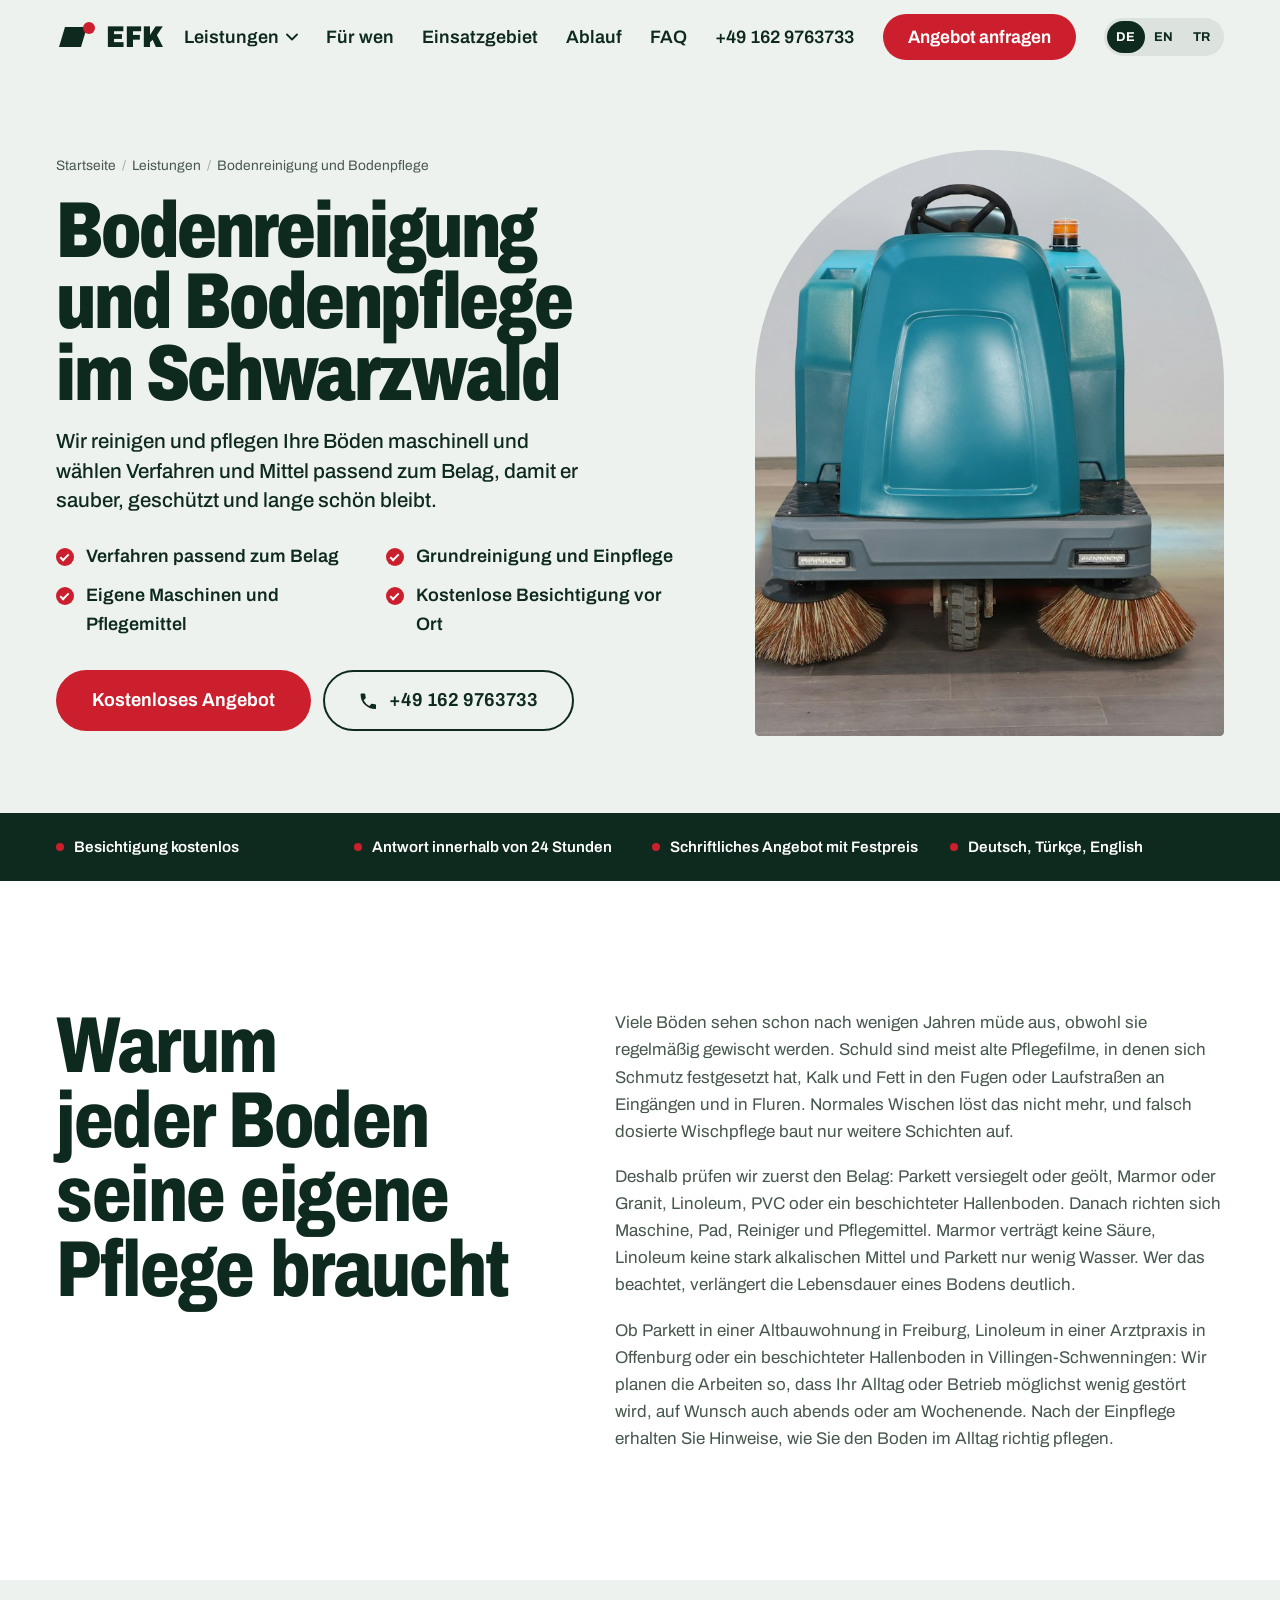
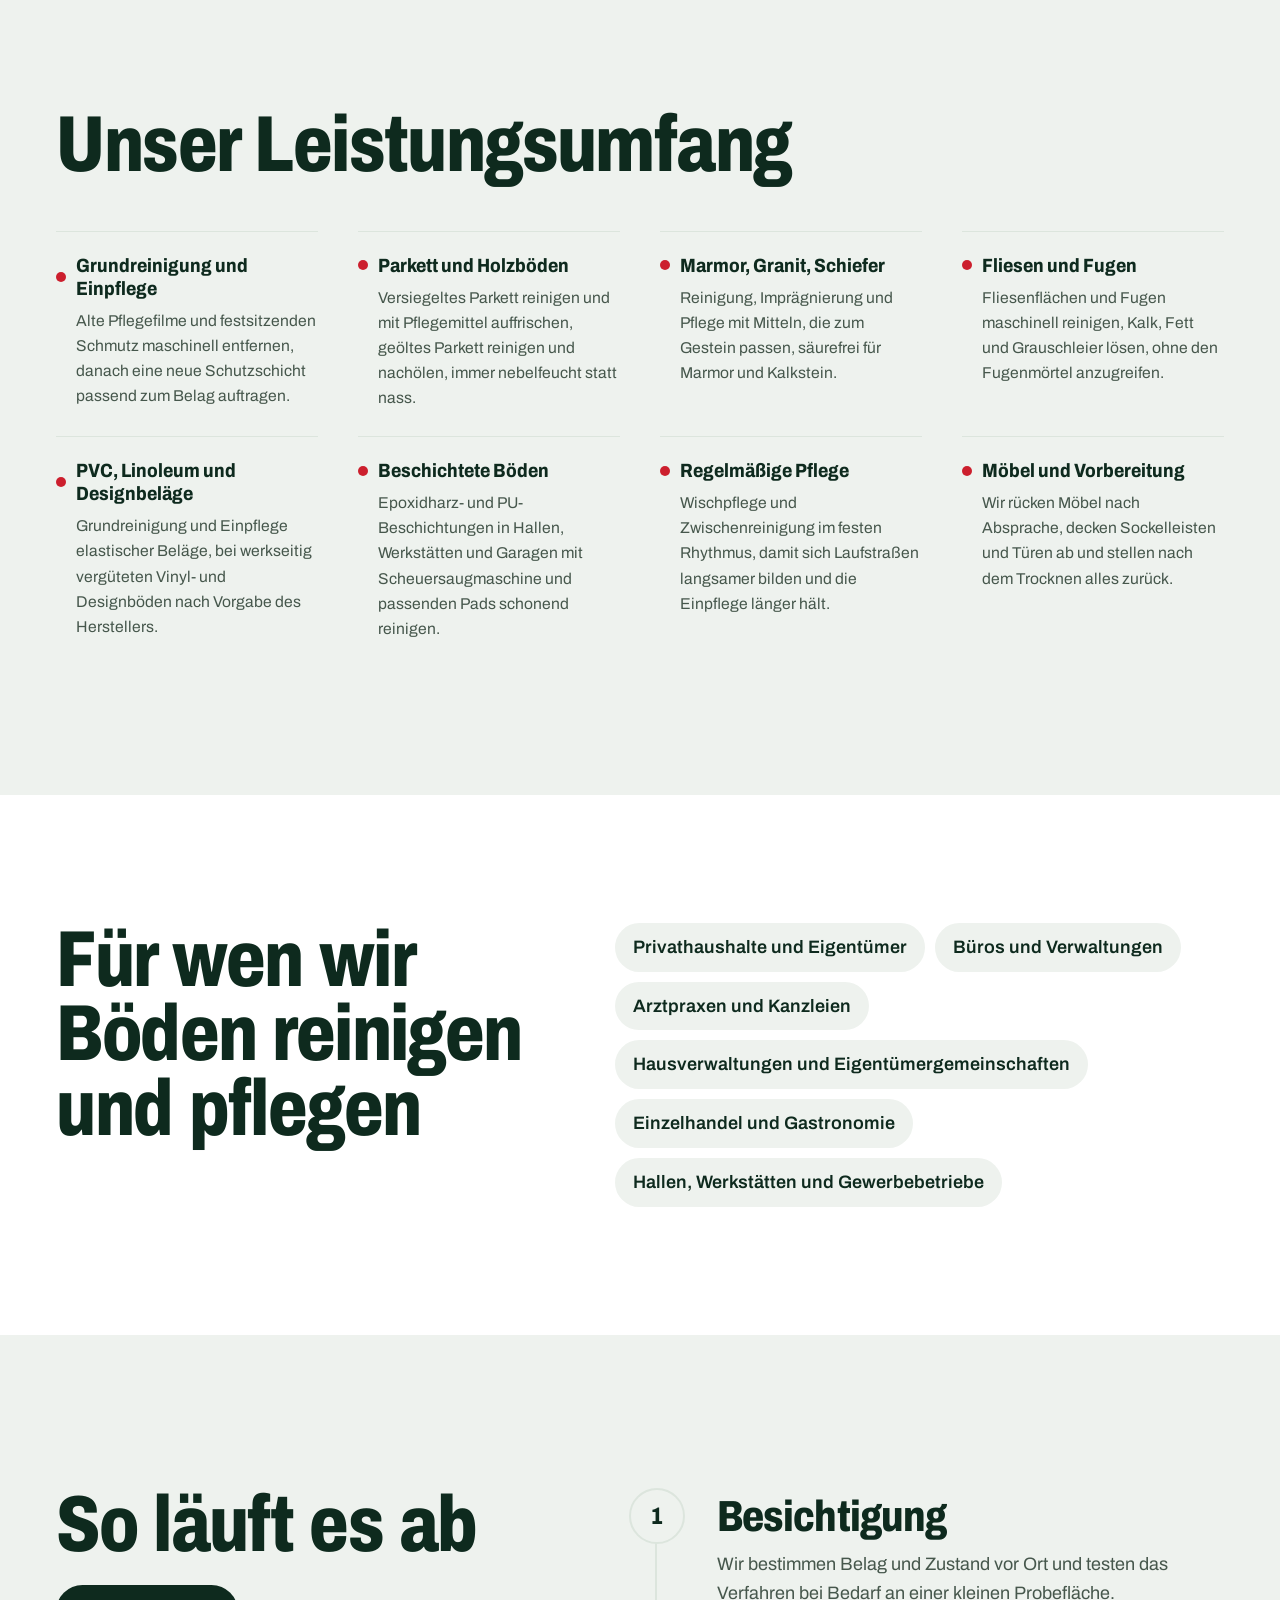
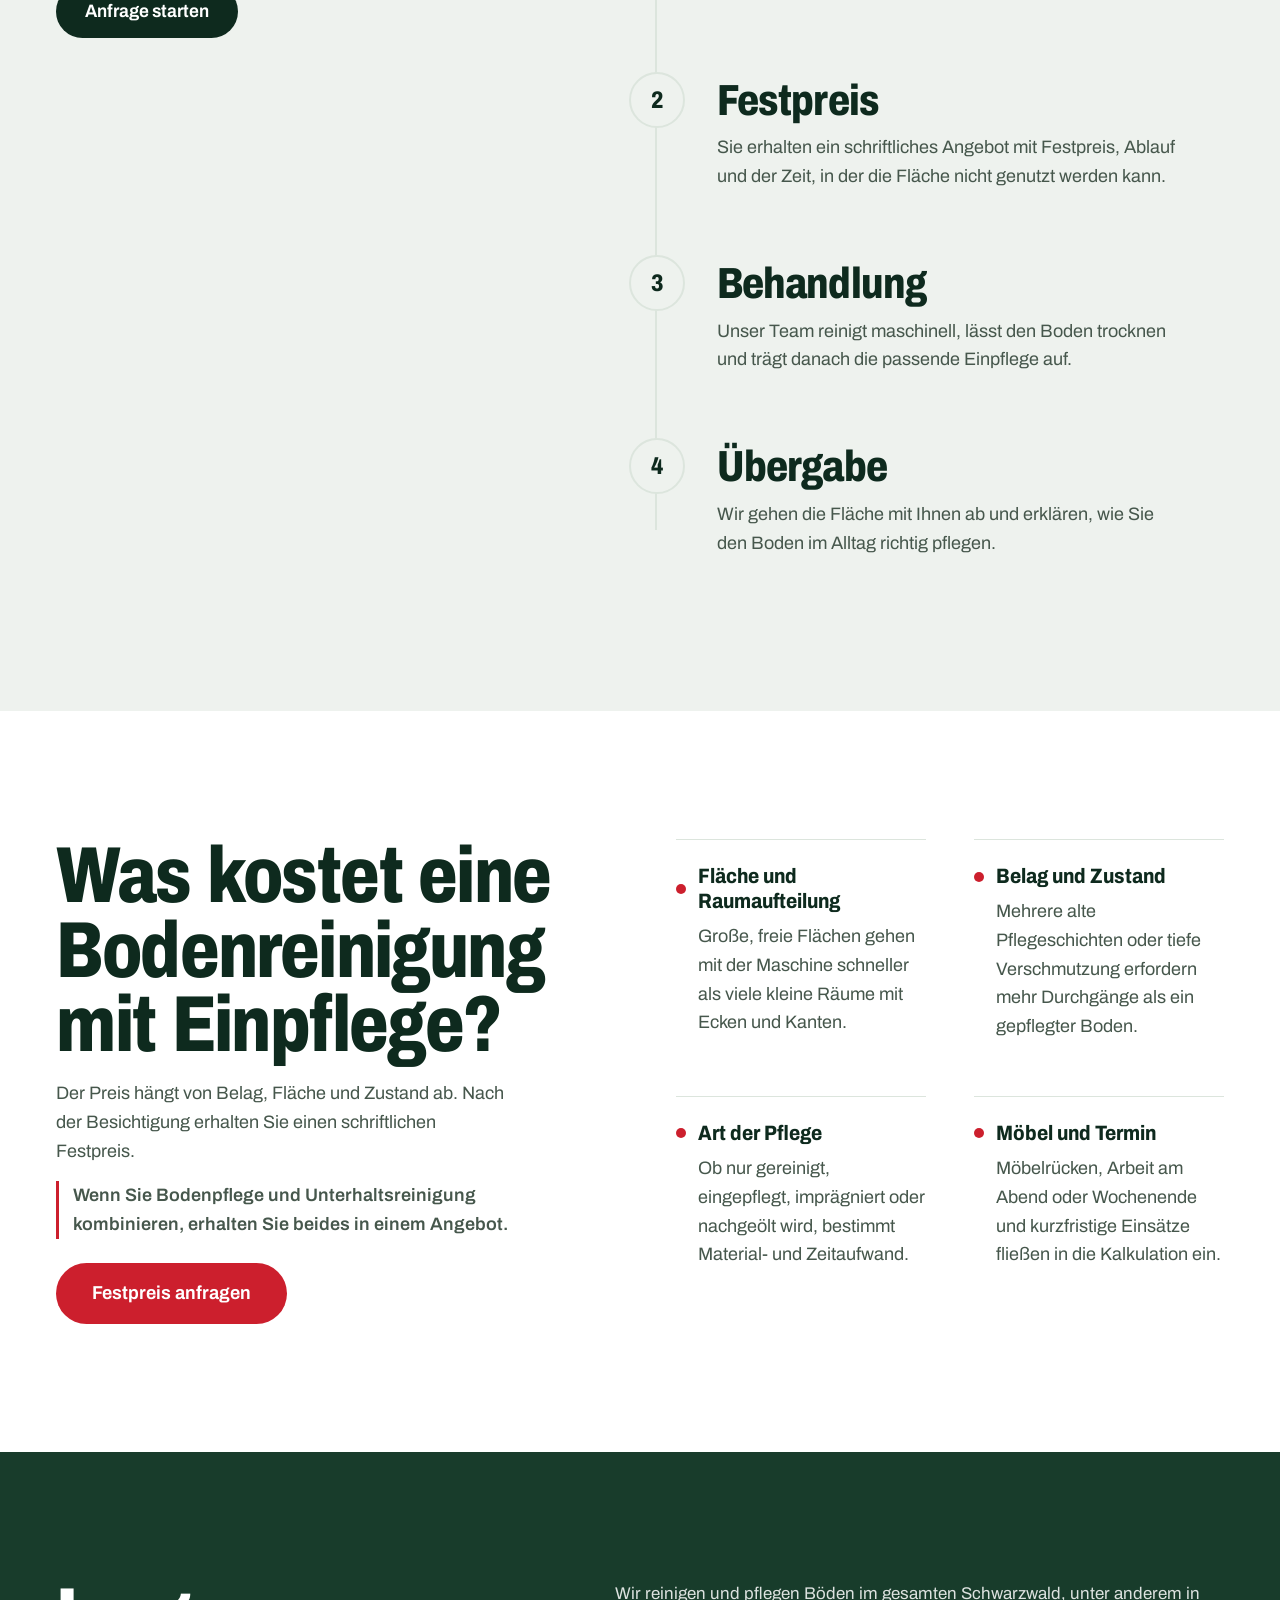
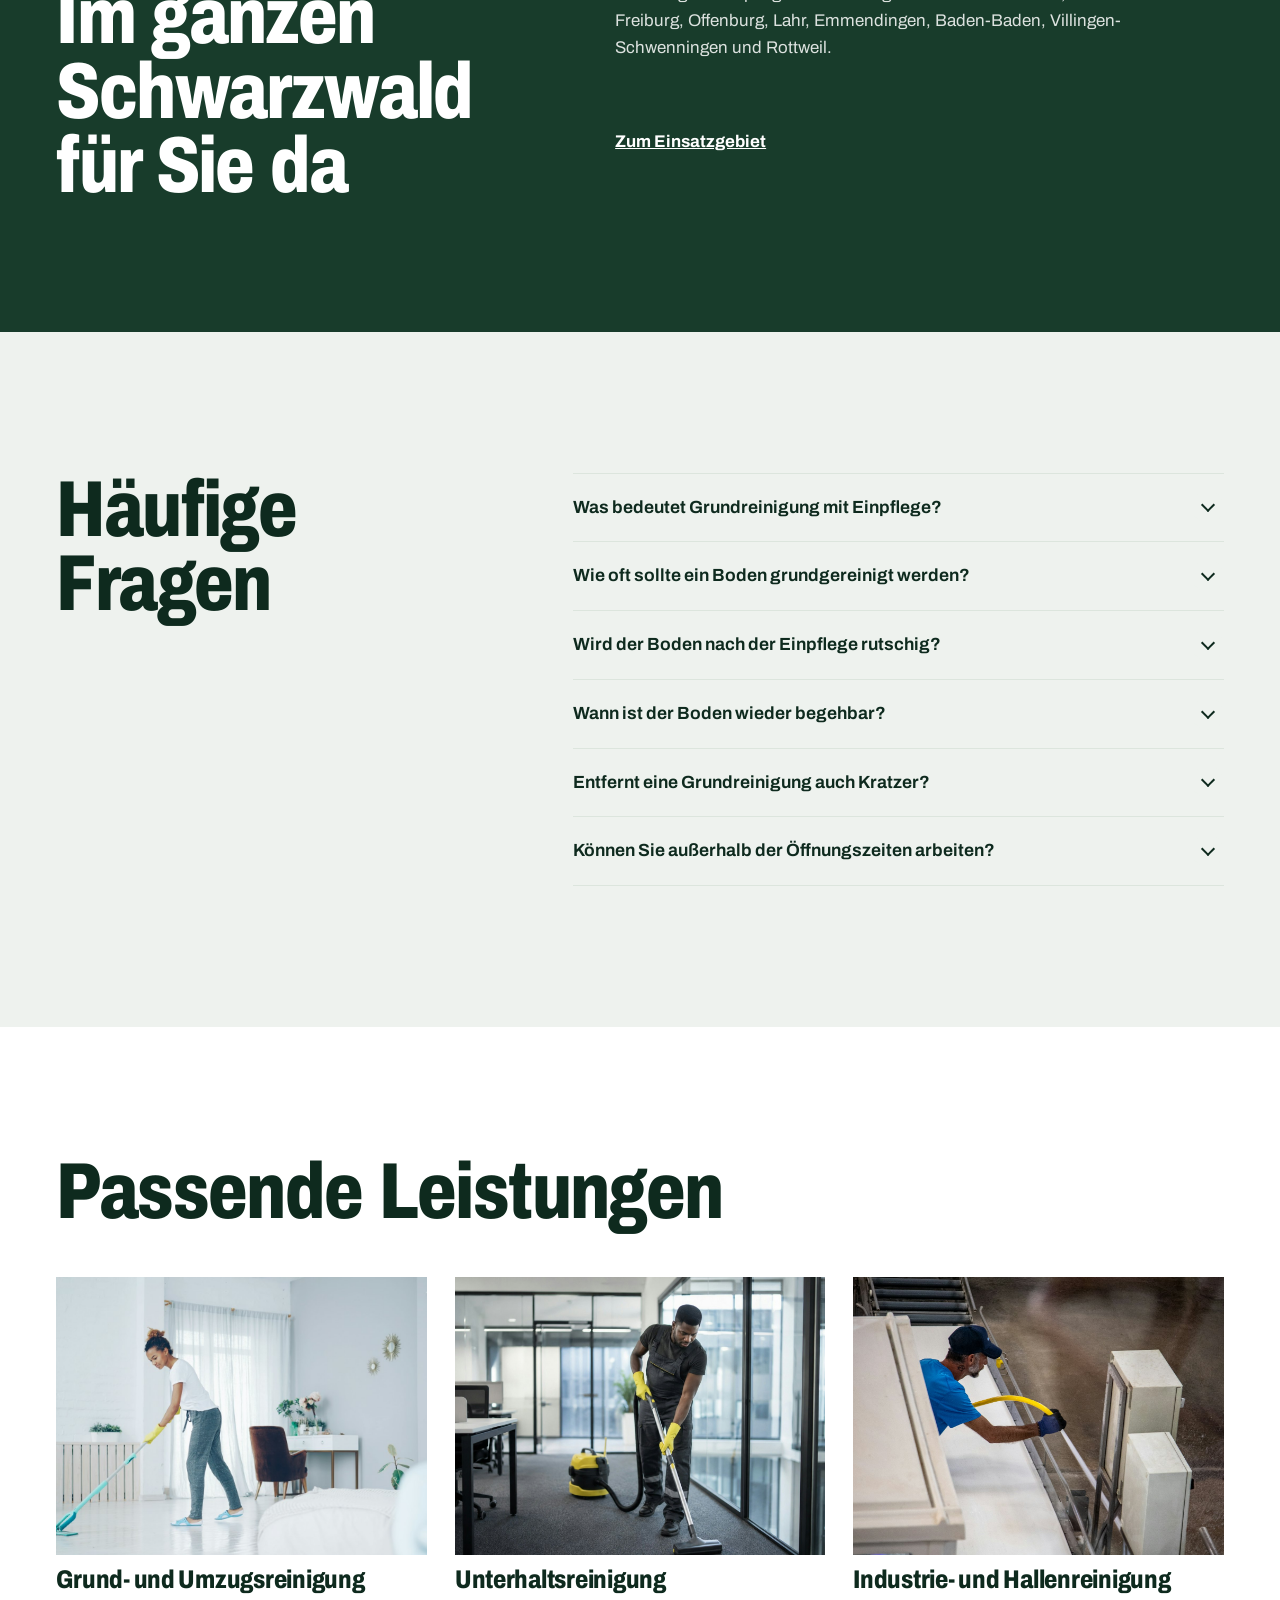
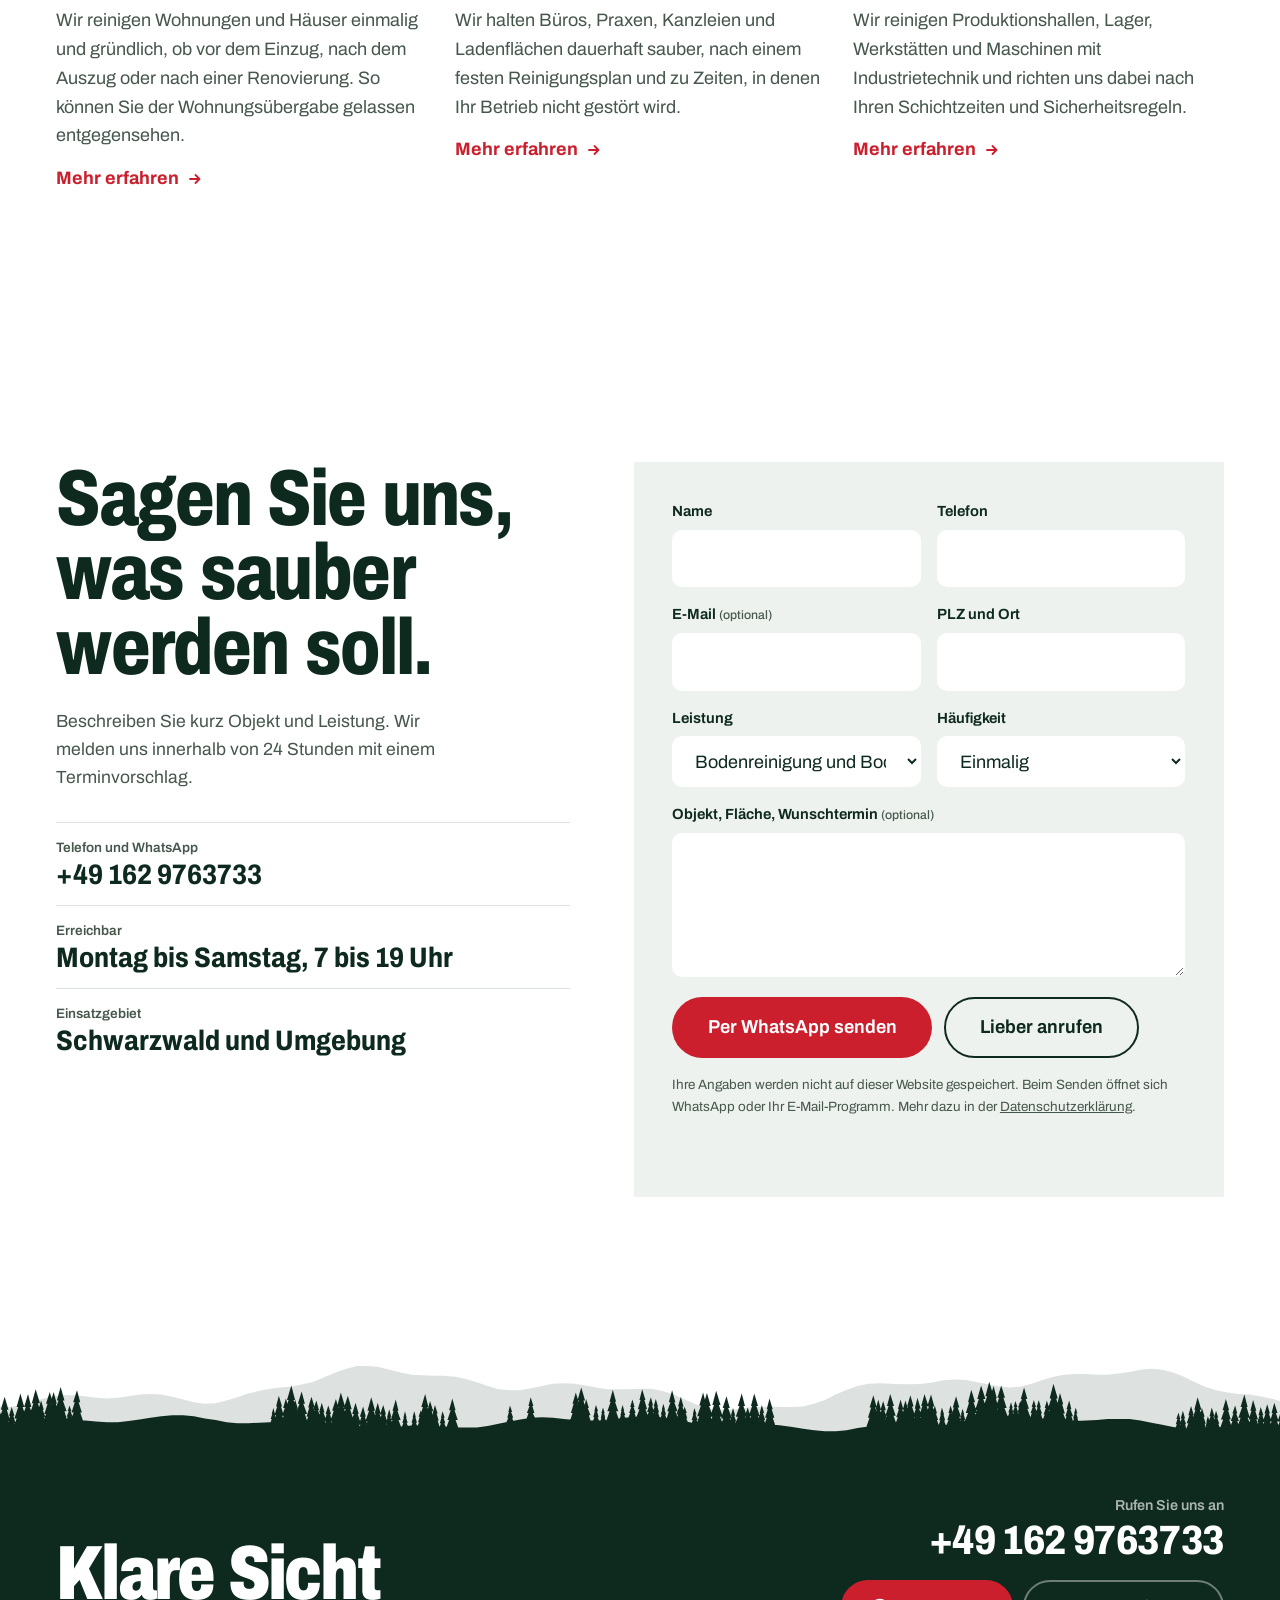
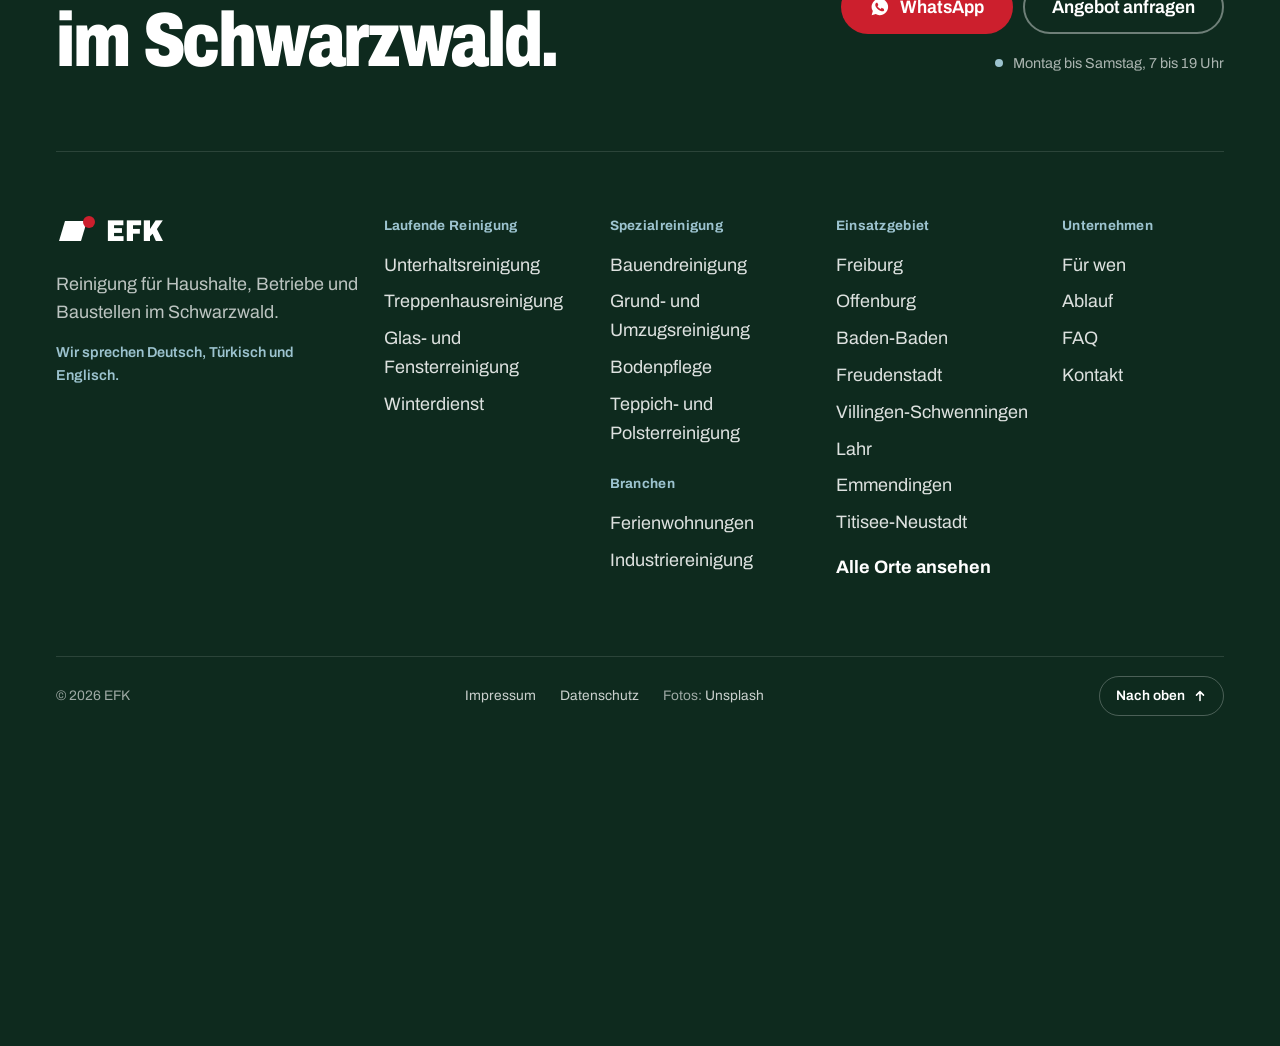
<file: leistungen/bodenpflege/index.html>
<!doctype html>
<html lang="de" class="no-js">
<head>
  <meta charset="utf-8">
  <meta name="viewport" content="width=device-width, initial-scale=1">
  <title>Bodenreinigung und Bodenpflege im Schwarzwald | EFK</title>
  <meta name="description" content="Bodenreinigung und Bodenpflege im Schwarzwald: Grundreinigung und Einpflege für Parkett, Naturstein, Fliesen, PVC und Linoleum. Kostenlose Besichtigung.">
  <meta name="theme-color" content="#0E2A1E">
  <meta property="og:type" content="website">
  <meta property="og:locale" content="de_DE">
  <meta property="og:title" content="Bodenreinigung und Bodenpflege im Schwarzwald | EFK">
  <meta property="og:description" content="Bodenreinigung und Bodenpflege im Schwarzwald: Grundreinigung und Einpflege für Parkett, Naturstein, Fliesen, PVC und Linoleum. Kostenlose Besichtigung.">
  <link rel="canonical" href="https://oeztuerkhamza.github.io/efk-temizlik/leistungen/bodenpflege/">
  <link rel="icon" href="../../favicon.svg" type="image/svg+xml">
  <link rel="preload" href="../../assets/fonts/archivo-latin.woff2" as="font" type="font/woff2" crossorigin>
  <link rel="stylesheet" href="../../assets/css/style.css">
  <script>
    document.documentElement.className = 'js';
    try {
      var l = new URLSearchParams(location.search).get('lang') || localStorage.getItem('efk-lang');
      if (l === 'en' || l === 'tr') {
        document.documentElement.classList.add('i18n-pending');
        setTimeout(function () { document.documentElement.classList.remove('i18n-pending'); }, 3000);
      }
    } catch (e) {}
  </script>
  <script type="application/ld+json">{"@context":"https://schema.org","@type":"Service","name":"Bodenreinigung und Bodenpflege","serviceType":"Bodenreinigung und Bodenpflege","description":"Bodenreinigung und Bodenpflege im Schwarzwald: Grundreinigung und Einpflege für Parkett, Naturstein, Fliesen, PVC und Linoleum. Kostenlose Besichtigung.","url":"https://oeztuerkhamza.github.io/efk-temizlik/leistungen/bodenpflege/","provider":{"@type":"LocalBusiness","@id":"https://oeztuerkhamza.github.io/efk-temizlik/#business","name":"EFK","telephone":"+49 162 9763733"},"areaServed":{"@type":"Place","name":"Schwarzwald"}}</script>
  <script type="application/ld+json">{"@context":"https://schema.org","@type":"BreadcrumbList","itemListElement":[{"@type":"ListItem","position":1,"name":"Startseite","item":"https://oeztuerkhamza.github.io/efk-temizlik/"},{"@type":"ListItem","position":2,"name":"Leistungen","item":"https://oeztuerkhamza.github.io/efk-temizlik/#leistungen"},{"@type":"ListItem","position":3,"name":"Bodenreinigung und Bodenpflege","item":"https://oeztuerkhamza.github.io/efk-temizlik/leistungen/bodenpflege/"}]}</script>
  <script type="application/ld+json">{"@context":"https://schema.org","@type":"FAQPage","mainEntity":[{"@type":"Question","name":"Was bedeutet Grundreinigung mit Einpflege?","acceptedAnswer":{"@type":"Answer","text":"Bei der Grundreinigung entfernen wir alte Pflegefilme und tief sitzenden Schmutz bis auf den Belag. Bei der Einpflege tragen wir danach eine neue Schutzschicht auf, die den Boden vor Abnutzung schützt und die tägliche Reinigung erleichtert."}},{"@type":"Question","name":"Wie oft sollte ein Boden grundgereinigt werden?","acceptedAnswer":{"@type":"Answer","text":"Das hängt von Belag und Nutzung ab. Stark begangene Flächen in Praxen oder Geschäften brauchen sie häufiger als ein Wohnzimmer. Mit regelmäßiger Zwischenreinigung lässt sich der Abstand deutlich verlängern."}},{"@type":"Question","name":"Wird der Boden nach der Einpflege rutschig?","acceptedAnswer":{"@type":"Answer","text":"Nicht, wenn Pflegemittel und Verfahren zum Belag passen. Wir wählen Produkte, die die geforderte Rutschhemmung erhalten, gerade in Praxen, Eingängen und Treppenhäusern."}},{"@type":"Question","name":"Wann ist der Boden wieder begehbar?","acceptedAnswer":{"@type":"Answer","text":"Nach der Reinigung meist sofort, nach der Einpflege erst, wenn die Schutzschicht getrocknet ist. Die genaue Zeit hängt vom Produkt ab, wir nennen sie Ihnen vorher, damit Sie planen können."}},{"@type":"Question","name":"Entfernt eine Grundreinigung auch Kratzer?","acceptedAnswer":{"@type":"Answer","text":"Feine Laufspuren sind nach Grundreinigung und Einpflege oft deutlich weniger sichtbar. Tiefe Kratzer im Holz oder im Belag bleiben jedoch, hier helfen nur Schleifen oder eine Reparatur."}},{"@type":"Question","name":"Können Sie außerhalb der Öffnungszeiten arbeiten?","acceptedAnswer":{"@type":"Answer","text":"Ja. In Praxen, Büros und Geschäften arbeiten wir abends, früh morgens oder am Wochenende. Große Flächen teilen wir in Abschnitte, damit ein Teil immer begehbar bleibt."}}]}</script>
  <script type="application/json" id="i18n-page">{"en":{"p.name":"Floor care","p.h1":"Floor cleaning and care in the Black Forest","p.lead":"We clean and care for your floors by machine and choose the method and products to suit each material, so the floor stays clean, protected and looking good for longer.","p.introTitle":"Why every floor needs its own care","p.scopeTitle":"What we do","p.forTitle":"Who our floor care is for","p.priceTitle":"How much does a deep clean with protective coat cost?","p.priceIntro":"The price depends on the material, the area and the condition of the floor. After the site visit you receive a written fixed-price quote.","p.priceNote":"If you combine floor care with our maintenance cleaning, you receive one quote for both.","p.areaText":"We clean and care for floors throughout the Black Forest, including Freiburg, Offenburg, Lahr, Emmendingen, Baden-Baden, Villingen-Schwenningen and Rottweil.","p.usp1":"Method matched to the material","p.usp2":"Deep clean and protective coat","p.usp3":"Our own machines and products","p.usp4":"Free on-site visit","p.intro1":"Many floors look tired after only a few years, even though they are mopped regularly. The cause is usually old layers of polish with dirt trapped in them, limescale and grease in the grout, or worn traffic lanes in entrances and corridors. Ordinary mopping no longer shifts this, and overdosed maintenance products only add further layers.","p.intro2":"That is why we identify the floor first: sealed or oiled parquet, marble or granite, linoleum, PVC or a coated hall floor. This decides the machine, pad, cleaner and care product. Marble cannot take acid, linoleum cannot take strong alkaline cleaners and parquet needs as little water as possible. Getting this right makes a floor last considerably longer.","p.intro3":"Whether it is parquet in a period flat in Freiburg, linoleum in a medical practice in Offenburg or a coated hall floor in Villingen-Schwenningen, we plan the work to disrupt your day or your business as little as possible, in the evening or at weekends if you prefer. After the protective coat, you receive advice on looking after the floor day to day.","p.scope1t":"Deep clean and recoat","p.scope1d":"Removing old polish layers and ingrained dirt by machine, then applying a new protective coat suited to the floor.","p.scope2t":"Parquet and wood floors","p.scope2d":"Cleaning sealed parquet and refreshing it with a care product, cleaning and re-oiling oiled parquet, always damp, never wet.","p.scope3t":"Marble, granite, slate","p.scope3d":"Cleaning, protective sealing and care with products that suit the stone, acid-free for marble and limestone.","p.scope4t":"Tiles and grout","p.scope4d":"Machine cleaning of tiled areas and grout lines to remove limescale, grease and haze without attacking the grout.","p.scope5t":"PVC, linoleum and vinyl","p.scope5d":"Deep cleaning and protective coating of resilient floors, following the manufacturer's instructions for factory-finished vinyl and luxury vinyl tiles.","p.scope6t":"Coated and resin floors","p.scope6d":"Gentle cleaning of epoxy and polyurethane coatings in halls, workshops and garages with scrubber-driers and suitable pads.","p.scope7t":"Regular maintenance","p.scope7d":"Damp mopping and interim cleaning at fixed intervals, so traffic lanes form more slowly and the protective coat lasts longer.","p.scope8t":"Furniture and preparation","p.scope8d":"We move furniture by arrangement, protect skirting boards and doors and put everything back once the floor is dry.","p.for1":"Private households and owners","p.for2":"Offices and administration","p.for3":"Medical practices and law firms","p.for4":"Property managers and owners' associations","p.for5":"Shops, cafés and restaurants","p.for6":"Halls, workshops and businesses","p.step1t":"Site visit","p.step1d":"We identify the floor and its condition on site and, if needed, test the method on a small area.","p.step2t":"Fixed price","p.step2d":"You receive a written fixed-price quote with the schedule and how long the area will be out of use.","p.step3t":"Treatment","p.step3d":"Our team cleans by machine, lets the floor dry and then applies the right protective coat.","p.step4t":"Handover","p.step4d":"We inspect the floor with you and explain how to look after it day to day.","p.price1t":"Area and layout","p.price1d":"Large open areas are quick to do by machine, while many small rooms with corners take longer.","p.price2t":"Material and condition","p.price2d":"Several old layers of polish or heavy soiling need more passes than a well-kept floor.","p.price3t":"Type of treatment","p.price3d":"Whether the floor is cleaned, recoated, sealed or re-oiled determines the materials and time needed.","p.price4t":"Furniture and timing","p.price4d":"Moving furniture, evening or weekend work and short-notice jobs are reflected in the quote.","p.faq1q":"What is a deep clean with protective coat (Grundreinigung and Einpflege)?","p.faq1a":"In the deep clean we remove old polish layers and ingrained dirt right down to the floor surface. We then apply a new protective coat that guards against wear and makes everyday cleaning easier.","p.faq2q":"How often does a floor need a deep clean?","p.faq2a":"That depends on the material and how much use it gets. Busy areas in practices or shops need it more often than a living room. Regular interim cleaning stretches the interval considerably.","p.faq3q":"Will the floor be slippery after the treatment?","p.faq3a":"Not if the product and method suit the floor. We choose products that keep the required slip resistance, especially in practices, entrances and stairwells.","p.faq4q":"When can we walk on the floor again?","p.faq4a":"Usually straight after cleaning, and after the protective coat once it has dried. The exact time depends on the product, and we tell you beforehand so you can plan.","p.faq5q":"Does a deep clean remove scratches?","p.faq5a":"Fine scuff marks are often much less visible after a deep clean and protective coat. Deep scratches in the wood or the floor covering remain, and only sanding or repair will help there.","p.faq6q":"Can you work outside opening hours?","p.faq6a":"Yes. In practices, offices and shops we work in the evening, early in the morning or at weekends. Large areas are done in sections so that part of the floor always stays usable.","meta.title":"Floor cleaning and care in the Black Forest | EFK","meta.desc":"Floor cleaning and care in the Black Forest: deep cleaning and protective coating for parquet, natural stone, tiles, PVC and linoleum. Free on-site visit.","og.title":"Floor cleaning and care in the Black Forest | EFK","og.desc":"Floor cleaning and care in the Black Forest: deep cleaning and protective coating for parquet, natural stone, tiles, PVC and linoleum. Free on-site visit.","p.alt":"Industrial floor-cleaning machine with brushes","lp.crumbs":"Breadcrumb","lp.home":"Home","lp.cta":"Free quote","lp.fact3":"Written fixed-price quote","lp.process":"How it works","lp.priceCta":"Request a fixed price","lp.areaTitle":"Across the whole Black Forest","lp.areaLink":"See our service area","lp.faq":"Frequently asked questions","lp.related":"Related services","lp.more":"Learn more","r1.name":"Deep cleaning","r1.lead":"We give flats and houses a thorough one-off clean before you move in, after you move out or after a renovation, so you can face the handover with your landlord with confidence.","r2.name":"Regular office cleaning","r2.lead":"We keep offices, medical practices, law firms and shops clean on an ongoing basis, to a fixed cleaning schedule and at times that do not disrupt your business.","r3.name":"Industrial cleaning","r3.lead":"We clean production halls, warehouses, workshops and machinery with industrial equipment, working around your shift times and safety rules."},"tr":{"p.name":"Zemin bakımı","p.h1":"Kara Orman'da zemin temizliği ve bakımı","p.lead":"Zeminlerinizi makineyle temizler ve bakımını yaparız. Yöntemi ve ürünü her zemin türüne göre seçeriz; böylece zemin temiz, korunaklı ve uzun süre güzel kalır.","p.introTitle":"Her zemin neden kendine özgü bakım ister","p.scopeTitle":"Hizmet kapsamımız","p.forTitle":"Kimler için zemin bakımı yapıyoruz","p.priceTitle":"Zemin temizliği ve bakımı ne kadar tutar?","p.priceIntro":"Fiyat zemin türüne, alana ve zeminin durumuna bağlıdır. Keşiften sonra sabit fiyatlı yazılı bir teklif alırsınız.","p.priceNote":"Zemin bakımını düzenli temizlikle birlikte alırsanız ikisi için tek bir teklif hazırlarız.","p.areaText":"Zemin temizliği ve bakımını Kara Orman'ın tamamında, örneğin Freiburg, Offenburg, Lahr, Emmendingen, Baden-Baden, Villingen-Schwenningen ve Rottweil'de yapıyoruz.","p.usp1":"Zemine uygun yöntem ve ürün","p.usp2":"Derin temizlik ve koruyucu katman","p.usp3":"Kendi makinelerimiz ve ürünlerimiz","p.usp4":"Ücretsiz yerinde keşif","p.intro1":"Birçok zemin düzenli silinmesine rağmen birkaç yıl içinde yorgun görünmeye başlar. Bunun nedeni genellikle kiri içine hapseden eski bakım katmanları, derzlerde biriken kireç ve yağ ya da giriş ve koridorlarda oluşan yürüme izleridir. Normal silme bunları artık çözmez, fazla dozda kullanılan bakım ürünleri ise üstüne yeni katmanlar ekler.","p.intro2":"Bu yüzden önce zemini tanırız: vernikli mi yağlı mı parke, mermer mi granit mi, linolyum, PVC ya da kaplamalı bir hol zemini mi. Makine, ped, temizlik maddesi ve bakım ürünü buna göre belirlenir. Mermer asite, linolyum güçlü alkali temizleyicilere dayanmaz, parke ise mümkün olduğunca az su ister. Bunlara dikkat etmek zeminin ömrünü belirgin şekilde uzatır.","p.intro3":"Freiburg'da eski bir binadaki parke, Offenburg'da bir muayenehanedeki linolyum ya da Villingen-Schwenningen'de kaplamalı bir hol zemini: İşleri günlük yaşamınızı veya işletmenizi olabildiğince az etkileyecek şekilde planlarız, isterseniz akşam ya da hafta sonu. Koruyucu katmanın ardından zemini günlük hayatta nasıl doğru temizleyeceğinize dair bilgi alırsınız.","p.scope1t":"Derin temizlik, koruyucu katman","p.scope1d":"Eski bakım katmanlarını ve yapışmış kiri makineyle sökeriz, ardından zemine uygun yeni bir koruyucu katman uygularız.","p.scope2t":"Parke ve ahşap zeminler","p.scope2d":"Vernikli parkeyi temizleyip bakım ürünüyle tazeleriz, yağlı parkeyi temizleyip yeniden yağlarız; her zaman ıslak değil, hafif nemli bezle.","p.scope3t":"Mermer, granit, kayrak taşı","p.scope3d":"Taşa uygun ürünlerle temizlik, leke koruması ve bakım yaparız; mermer ve kireçtaşında yalnızca asitsiz ürünler kullanırız.","p.scope4t":"Fayans ve derzler","p.scope4d":"Fayans yüzeyleri ve derzleri makineyle temizler, kireç, yağ ve grimsi tabakayı derz harcına zarar vermeden çözeriz.","p.scope5t":"PVC, linolyum ve vinil","p.scope5d":"Elastik zeminlerde derin temizlik ve koruyucu bakım yaparız; fabrikada kaplanmış vinil ve dekoratif zeminlerde üretici talimatlarına uyarız.","p.scope6t":"Kaplamalı ve epoksi zeminler","p.scope6d":"Hol, atölye ve garajlardaki epoksi ve poliüretan kaplamaları zemin yıkama makinesi ve uygun pedlerle nazikçe temizleriz.","p.scope7t":"Düzenli bakım","p.scope7d":"Belirli aralıklarla nemli silme ve ara temizlik yaparız; böylece yürüme izleri daha geç oluşur, koruyucu katman daha uzun dayanır.","p.scope8t":"Mobilya ve hazırlık","p.scope8d":"Anlaşmaya göre mobilyaları kenara çeker, süpürgelik ve kapıları korur, zemin kuruyunca her şeyi yerine koyarız.","p.for1":"Evler ve mülk sahipleri","p.for2":"Ofisler ve idari binalar","p.for3":"Muayenehaneler ve hukuk büroları","p.for4":"Site yönetimleri ve kat malikleri","p.for5":"Mağazalar, kafeler ve restoranlar","p.for6":"Depolar, atölyeler ve işletmeler","p.step1t":"Keşif","p.step1d":"Zemin türünü ve durumunu yerinde belirler, gerekirse yöntemi küçük bir deneme alanında test ederiz.","p.step2t":"Sabit fiyat","p.step2d":"İş akışını ve alanın ne kadar süre kullanılamayacağını gösteren, sabit fiyatlı yazılı bir teklif alırsınız.","p.step3t":"Uygulama","p.step3d":"Ekibimiz makineyle temizler, zeminin kurumasını bekler ve ardından uygun koruyucu katmanı uygular.","p.step4t":"Teslim","p.step4d":"Zemini sizinle birlikte kontrol eder, günlük bakımı nasıl yapacağınızı anlatırız.","p.price1t":"Alan ve oda düzeni","p.price1d":"Geniş ve boş alanlar makineyle hızlı biter, köşeli çok sayıda küçük oda ise daha fazla zaman alır.","p.price2t":"Zemin türü ve durumu","p.price2d":"Birkaç eski bakım katmanı veya yoğun kir, bakımlı bir zemine göre daha fazla geçiş gerektirir.","p.price3t":"Bakım türü","p.price3d":"Zeminin yalnızca temizlenmesi ya da koruyucu katman, leke koruması veya yağlama yapılması malzeme ve süreyi belirler.","p.price4t":"Mobilya ve zamanlama","p.price4d":"Mobilya taşıma, akşam ya da hafta sonu çalışma ve kısa süreli işler fiyata yansır.","p.faq1q":"Derin temizlik ve koruyucu katman (Grundreinigung ve Einpflege) ne demek?","p.faq1a":"Derin temizlikte eski bakım katmanlarını ve derine işlemiş kiri zeminin kendisine kadar sökeriz. Ardından zemini aşınmaya karşı koruyan ve günlük temizliği kolaylaştıran yeni bir koruyucu katman uygularız.","p.faq2q":"Zemin ne sıklıkla derin temizlik ister?","p.faq2a":"Bu, zemin türüne ve kullanım yoğunluğuna bağlıdır. Muayenehane ya da mağaza gibi yoğun alanlar bir oturma odasından daha sık ister. Düzenli ara temizlikle bu süre belirgin şekilde uzar.","p.faq3q":"Bakımdan sonra zemin kaygan olur mu?","p.faq3a":"Ürün ve yöntem zemine uygunsa olmaz. Özellikle muayenehanelerde, girişlerde ve merdivenlerde gereken kaymazlık seviyesini koruyan ürünler seçeriz.","p.faq4q":"Zemin ne zaman yeniden kullanılabilir?","p.faq4a":"Temizlikten sonra çoğu zaman hemen, koruyucu katmandan sonra ise katman kuruyunca. Kesin süre ürüne göre değişir; planlama yapabilmeniz için bunu size önceden söyleriz.","p.faq5q":"Derin temizlik çizikleri de giderir mi?","p.faq5a":"İnce yürüme izleri derin temizlik ve koruyucu katmandan sonra çoğu zaman çok daha az görünür. Ahşaptaki ya da kaplamadaki derin çizikler ise kalır; bunlarda yalnızca zımparalama veya onarım işe yarar.","p.faq6q":"Mesai saatleri dışında çalışabilir misiniz?","p.faq6a":"Evet. Muayenehane, ofis ve mağazalarda akşam, sabah erken ya da hafta sonu çalışırız. Büyük alanları bölümlere ayırırız, böylece zeminin bir kısmı her zaman kullanılabilir kalır.","meta.title":"Kara Orman'da zemin temizliği ve bakımı | EFK","meta.desc":"Kara Orman'da zemin temizliği ve bakımı: parke, doğal taş, fayans, PVC ve linolyum için derin temizlik ve koruyucu katman. Ücretsiz yerinde keşif.","og.title":"Kara Orman'da zemin temizliği ve bakımı | EFK","og.desc":"Kara Orman'da zemin temizliği ve bakımı: parke, doğal taş, fayans, PVC ve linolyum için derin temizlik ve koruyucu katman. Ücretsiz yerinde keşif.","p.alt":"Fırçalı endüstriyel zemin temizleme makinesi","lp.crumbs":"Sayfa konumu","lp.home":"Ana sayfa","lp.cta":"Ücretsiz teklif","lp.fact3":"Yazılı sabit fiyat teklifi","lp.process":"Süreç nasıl işler","lp.priceCta":"Sabit fiyat isteyin","lp.areaTitle":"Tüm Kara Orman'da yanınızdayız","lp.areaLink":"Hizmet bölgesine bakın","lp.faq":"Sık sorulan sorular","lp.related":"İlgili hizmetler","lp.more":"Daha fazla bilgi","r1.name":"Detaylı temizlik","r1.lead":"Daireleri ve evleri taşınmadan önce, taşındıktan sonra veya tadilattan sonra tek seferlik ve detaylı olarak temizliyoruz. Böylece ev sahibiyle yapılacak teslime (Wohnungsübergabe) gönül rahatlığıyla gidersiniz.","r2.name":"Düzenli ofis temizliği","r2.lead":"Ofisleri, muayenehaneleri, hukuk bürolarını ve mağazaları sabit bir temizlik planıyla, işinizi aksatmayacak saatlerde sürekli temiz tutuyoruz.","r3.name":"Sanayi temizliği","r3.lead":"Üretim hollerini, depoları, atölyeleri ve makineleri endüstriyel cihazlarla temizleriz; bunu yaparken vardiya saatlerinize ve güvenlik kurallarınıza uyarız."}}</script>
</head>
<body class="page-lp" data-root="../../" data-service-index="7">
  <a class="skip" href="#inhalt" data-i18n="skip">Zum Inhalt springen</a>

  <header class="site-header" id="top">
    <a class="brand" href="../../" aria-label="EFK, zur Startseite" data-i18n-attr="aria-label:aria.home">
      <svg class="brand-mark" viewBox="0 0 40 32" aria-hidden="true">
        <path d="M9 6h22l-6 20H3z" fill="currentColor"/>
        <circle cx="33" cy="7" r="6" fill="#CC1F2D"/>
      </svg>
      <span class="brand-name">EFK</span>
    </a>

    <nav class="nav" id="nav" aria-label="Hauptmenü" data-i18n-attr="aria-label:aria.menu">
      <ul class="nav-list">
        <li class="has-mega">
          <button class="nav-trigger" type="button" aria-expanded="false" aria-controls="mega"><span data-i18n="nav.services">Leistungen</span><svg viewBox="0 0 12 8" aria-hidden="true"><path d="M1 1.5l5 5 5-5" fill="none" stroke="currentColor" stroke-width="1.8" stroke-linecap="round" stroke-linejoin="round"/></svg></button>
          <div class="mega" id="mega">
            <div class="mega-col">
              <p class="mega-title" data-i18n="mega.laufend">Laufende Reinigung</p>
              <ul>
                <li><a href="../../leistungen/unterhaltsreinigung/" data-i18n="svc.unterhaltsreinigung">Unterhaltsreinigung</a></li>
                <li><a href="../../leistungen/treppenhausreinigung/" data-i18n="svc.treppenhausreinigung">Treppenhausreinigung</a></li>
                <li><a href="../../leistungen/glasreinigung/" data-i18n="svc.glasreinigung">Glas- und Fensterreinigung</a></li>
                <li><a href="../../leistungen/winterdienst/" data-i18n="svc.winterdienst">Winterdienst</a></li>
              </ul>
            </div>
            <div class="mega-col">
              <p class="mega-title" data-i18n="mega.spezial">Spezialreinigung</p>
              <ul>
                <li><a href="../../leistungen/bauendreinigung/" data-i18n="svc.bauendreinigung">Bauendreinigung</a></li>
                <li><a href="../../leistungen/grundreinigung/" data-i18n="svc.grundreinigung">Grund- und Umzugsreinigung</a></li>
                <li><a href="../../leistungen/bodenpflege/" data-i18n="svc.bodenpflege">Bodenpflege</a></li>
                <li><a href="../../leistungen/polsterreinigung/" data-i18n="svc.polsterreinigung">Teppich- und Polsterreinigung</a></li>
              </ul>
            </div>
            <div class="mega-col">
              <p class="mega-title" data-i18n="mega.branchen">Branchen</p>
              <ul>
                <li><a href="../../leistungen/ferienwohnungen/" data-i18n="svc.ferienwohnungen">Ferienwohnungen</a></li>
                <li><a href="../../leistungen/industriereinigung/" data-i18n="svc.industriereinigung">Industriereinigung</a></li>
              </ul>
            </div>
            <div class="mega-col mega-help">
              <p data-i18n="mega.help">Nicht sicher, welche Leistung passt? Rufen Sie an, wir beraten Sie gern.</p>
              <a class="mega-phone" href="tel:+491629763733">+49 162 9763733</a>
            </div>
          </div>
        </li>
        <li><a href="../../#fuer-wen" data-i18n="nav.clients">Für wen</a></li>
        <li><a href="../../#gebiet" data-i18n="nav.area">Einsatzgebiet</a></li>
        <li><a href="../../#ablauf" data-i18n="nav.process">Ablauf</a></li>
        <li><a href="../../#faq" data-i18n="nav.faq">FAQ</a></li>
        <li class="nav-phone"><a href="tel:+491629763733">+49 162 9763733</a></li>
        <li class="nav-cta"><a class="btn btn--red" href="#kontakt"><span data-i18n="nav.quote">Angebot anfragen</span></a></li>
      </ul>
    </nav>

    <div class="lang" role="group" aria-label="Sprache / Language / Dil">
      <button type="button" data-lang="de" aria-pressed="true" lang="de" title="Deutsch">DE</button>
      <button type="button" data-lang="en" aria-pressed="false" lang="en" title="English">EN</button>
      <button type="button" data-lang="tr" aria-pressed="false" lang="tr" title="Türkçe">TR</button>
    </div>

    <button class="menu-btn" type="button" aria-expanded="false" aria-controls="nav">
      <span data-i18n="menu">Menü</span>
      <span class="menu-btn-bars" aria-hidden="true"><i></i><i></i></span>
    </button>
  </header>

  <main id="inhalt">
    <section class="lp-hero" aria-labelledby="lp-title">
      <div class="wrap lp-hero-grid">
        <div class="lp-hero-copy">
          <nav class="crumbs" aria-label="Brotkrumen-Navigation" data-i18n-attr="aria-label:lp.crumbs">
            <ol>
              <li><a href="../../" data-i18n="lp.home">Startseite</a></li>
              <li><a href="../../#leistungen" data-i18n="nav.services">Leistungen</a></li>
              <li aria-current="page" data-i18n="p.name">Bodenreinigung und Bodenpflege</li>
            </ol>
          </nav>
          <h1 id="lp-title" data-i18n="p.h1">Bodenreinigung und Bodenpflege im Schwarzwald</h1>
          <p class="lp-lead" data-i18n="p.lead">Wir reinigen und pflegen Ihre Böden maschinell und wählen Verfahren und Mittel passend zum Belag, damit er sauber, geschützt und lange schön bleibt.</p>
          <ul class="checks lp-usps">
            <li data-i18n="p.usp1">Verfahren passend zum Belag</li>
            <li data-i18n="p.usp2">Grundreinigung und Einpflege</li>
            <li data-i18n="p.usp3">Eigene Maschinen und Pflegemittel</li>
            <li data-i18n="p.usp4">Kostenlose Besichtigung vor Ort</li>
          </ul>
          <div class="hero-actions">
            <a class="btn btn--red btn--lg" href="#kontakt"><span data-i18n="lp.cta">Kostenloses Angebot</span></a>
            <a class="btn btn--ghost btn--lg" href="tel:+491629763733"><span><svg class="ico" viewBox="0 0 24 24" aria-hidden="true"><path d="M6.6 10.8a15.1 15.1 0 0 0 6.6 6.6l2.2-2.2a1 1 0 0 1 1-.25 11.4 11.4 0 0 0 3.6.57 1 1 0 0 1 1 1V20a1 1 0 0 1-1 1A17 17 0 0 1 3 4a1 1 0 0 1 1-1h3.5a1 1 0 0 1 1 1c0 1.25.2 2.45.57 3.6a1 1 0 0 1-.25 1z" fill="currentColor"/></svg>+49 162 9763733</span></a>
          </div>
        </div>
        <figure class="lp-hero-img"><img src="../../assets/img/zemin.jpg" width="1400" height="933" alt="Industrielle Bodenreinigungsmaschine mit Bürsten" data-i18n-attr="alt:p.alt" fetchpriority="high" decoding="async"></figure>
      </div>
    </section>

    <div class="lp-facts">
      <ul class="wrap">
        <li data-i18n="hero.fact1">Besichtigung kostenlos</li>
        <li data-i18n="hero.fact2">Antwort innerhalb von 24 Stunden</li>
        <li data-i18n="lp.fact3">Schriftliches Angebot mit Festpreis</li>
        <li>Deutsch, Türkçe, English</li>
      </ul>
    </div>

    <section class="lp-section lp-white" aria-labelledby="lp-intro">
      <div class="wrap lp-2col">
        <h2 class="h2" id="lp-intro" data-i18n="p.introTitle">Warum jeder Boden seine eigene Pflege braucht</h2>
        <div class="lp-prose">
          <p data-i18n="p.intro1">Viele Böden sehen schon nach wenigen Jahren müde aus, obwohl sie regelmäßig gewischt werden. Schuld sind meist alte Pflegefilme, in denen sich Schmutz festgesetzt hat, Kalk und Fett in den Fugen oder Laufstraßen an Eingängen und in Fluren. Normales Wischen löst das nicht mehr, und falsch dosierte Wischpflege baut nur weitere Schichten auf.</p>
          <p data-i18n="p.intro2">Deshalb prüfen wir zuerst den Belag: Parkett versiegelt oder geölt, Marmor oder Granit, Linoleum, PVC oder ein beschichteter Hallenboden. Danach richten sich Maschine, Pad, Reiniger und Pflegemittel. Marmor verträgt keine Säure, Linoleum keine stark alkalischen Mittel und Parkett nur wenig Wasser. Wer das beachtet, verlängert die Lebensdauer eines Bodens deutlich.</p>
          <p data-i18n="p.intro3">Ob Parkett in einer Altbauwohnung in Freiburg, Linoleum in einer Arztpraxis in Offenburg oder ein beschichteter Hallenboden in Villingen-Schwenningen: Wir planen die Arbeiten so, dass Ihr Alltag oder Betrieb möglichst wenig gestört wird, auf Wunsch auch abends oder am Wochenende. Nach der Einpflege erhalten Sie Hinweise, wie Sie den Boden im Alltag richtig pflegen.</p>
        </div>
      </div>
    </section>

    <section class="lp-section" aria-labelledby="lp-scope">
      <div class="wrap">
        <div class="scope-head"><h2 class="h2" id="lp-scope" data-i18n="p.scopeTitle">Unser Leistungsumfang</h2></div>
        <ul class="scope-grid">
          <li><h3 data-i18n="p.scope1t">Grundreinigung und Einpflege</h3><p data-i18n="p.scope1d">Alte Pflegefilme und festsitzenden Schmutz maschinell entfernen, danach eine neue Schutzschicht passend zum Belag auftragen.</p></li>
          <li><h3 data-i18n="p.scope2t">Parkett und Holzböden</h3><p data-i18n="p.scope2d">Versiegeltes Parkett reinigen und mit Pflegemittel auffrischen, geöltes Parkett reinigen und nachölen, immer nebelfeucht statt nass.</p></li>
          <li><h3 data-i18n="p.scope3t">Marmor, Granit, Schiefer</h3><p data-i18n="p.scope3d">Reinigung, Imprägnierung und Pflege mit Mitteln, die zum Gestein passen, säurefrei für Marmor und Kalkstein.</p></li>
          <li><h3 data-i18n="p.scope4t">Fliesen und Fugen</h3><p data-i18n="p.scope4d">Fliesenflächen und Fugen maschinell reinigen, Kalk, Fett und Grauschleier lösen, ohne den Fugenmörtel anzugreifen.</p></li>
          <li><h3 data-i18n="p.scope5t">PVC, Linoleum und Designbeläge</h3><p data-i18n="p.scope5d">Grundreinigung und Einpflege elastischer Beläge, bei werkseitig vergüteten Vinyl- und Designböden nach Vorgabe des Herstellers.</p></li>
          <li><h3 data-i18n="p.scope6t">Beschichtete Böden</h3><p data-i18n="p.scope6d">Epoxidharz- und PU-Beschichtungen in Hallen, Werkstätten und Garagen mit Scheuersaugmaschine und passenden Pads schonend reinigen.</p></li>
          <li><h3 data-i18n="p.scope7t">Regelmäßige Pflege</h3><p data-i18n="p.scope7d">Wischpflege und Zwischenreinigung im festen Rhythmus, damit sich Laufstraßen langsamer bilden und die Einpflege länger hält.</p></li>
          <li><h3 data-i18n="p.scope8t">Möbel und Vorbereitung</h3><p data-i18n="p.scope8d">Wir rücken Möbel nach Absprache, decken Sockelleisten und Türen ab und stellen nach dem Trocknen alles zurück.</p></li>
        </ul>
      </div>
    </section>

    <section class="lp-section lp-white" aria-labelledby="lp-for">
      <div class="wrap lp-2col">
        <h2 class="h2" id="lp-for" data-i18n="p.forTitle">Für wen wir Böden reinigen und pflegen</h2>
        <ul class="pill-list">
          <li data-i18n="p.for1">Privathaushalte und Eigentümer</li>
          <li data-i18n="p.for2">Büros und Verwaltungen</li>
          <li data-i18n="p.for3">Arztpraxen und Kanzleien</li>
          <li data-i18n="p.for4">Hausverwaltungen und Eigentümergemeinschaften</li>
          <li data-i18n="p.for5">Einzelhandel und Gastronomie</li>
          <li data-i18n="p.for6">Hallen, Werkstätten und Gewerbebetriebe</li>
        </ul>
      </div>
    </section>

    <section class="process" aria-labelledby="lp-process">
      <div class="wrap process-grid">
        <div class="process-head">
          <h2 class="h2" id="lp-process" data-i18n="lp.process">So läuft es ab</h2>
          <a class="btn btn--dark" href="#kontakt"><span data-i18n="process.cta">Anfrage starten</span></a>
        </div>
        <ol class="steps">
          <li class="step"><span class="step-n">1</span><h3 data-i18n="p.step1t">Besichtigung</h3><p data-i18n="p.step1d">Wir bestimmen Belag und Zustand vor Ort und testen das Verfahren bei Bedarf an einer kleinen Probefläche.</p></li>
          <li class="step"><span class="step-n">2</span><h3 data-i18n="p.step2t">Festpreis</h3><p data-i18n="p.step2d">Sie erhalten ein schriftliches Angebot mit Festpreis, Ablauf und der Zeit, in der die Fläche nicht genutzt werden kann.</p></li>
          <li class="step"><span class="step-n">3</span><h3 data-i18n="p.step3t">Behandlung</h3><p data-i18n="p.step3d">Unser Team reinigt maschinell, lässt den Boden trocknen und trägt danach die passende Einpflege auf.</p></li>
          <li class="step"><span class="step-n">4</span><h3 data-i18n="p.step4t">Übergabe</h3><p data-i18n="p.step4d">Wir gehen die Fläche mit Ihnen ab und erklären, wie Sie den Boden im Alltag richtig pflegen.</p></li>
        </ol>
      </div>
    </section>

    <section class="lp-section lp-white lp-price" aria-labelledby="lp-price">
      <div class="wrap lp-2col">
        <div class="lp-price-copy">
          <h2 class="h2" id="lp-price" data-i18n="p.priceTitle">Was kostet eine Bodenreinigung mit Einpflege?</h2>
          <p data-i18n="p.priceIntro">Der Preis hängt von Belag, Fläche und Zustand ab. Nach der Besichtigung erhalten Sie einen schriftlichen Festpreis.</p>
          <p class="price-note" data-i18n="p.priceNote">Wenn Sie Bodenpflege und Unterhaltsreinigung kombinieren, erhalten Sie beides in einem Angebot.</p>
          <a class="btn btn--red btn--lg" href="#kontakt"><span data-i18n="lp.priceCta">Festpreis anfragen</span></a>
        </div>
        <dl class="promises">
          <div><dt data-i18n="p.price1t">Fläche und Raumaufteilung</dt><dd data-i18n="p.price1d">Große, freie Flächen gehen mit der Maschine schneller als viele kleine Räume mit Ecken und Kanten.</dd></div>
          <div><dt data-i18n="p.price2t">Belag und Zustand</dt><dd data-i18n="p.price2d">Mehrere alte Pflegeschichten oder tiefe Verschmutzung erfordern mehr Durchgänge als ein gepflegter Boden.</dd></div>
          <div><dt data-i18n="p.price3t">Art der Pflege</dt><dd data-i18n="p.price3d">Ob nur gereinigt, eingepflegt, imprägniert oder nachgeölt wird, bestimmt Material- und Zeitaufwand.</dd></div>
          <div><dt data-i18n="p.price4t">Möbel und Termin</dt><dd data-i18n="p.price4d">Möbelrücken, Arbeit am Abend oder Wochenende und kurzfristige Einsätze fließen in die Kalkulation ein.</dd></div>
        </dl>
      </div>
    </section>

    <section class="lp-section lp-area" aria-labelledby="lp-area">
      <div class="wrap lp-2col">
        <h2 class="h2" id="lp-area" data-i18n="lp.areaTitle">Im ganzen Schwarzwald für Sie da</h2>
        <div class="lp-prose">
          <p data-i18n="p.areaText">Wir reinigen und pflegen Böden im gesamten Schwarzwald, unter anderem in Freiburg, Offenburg, Lahr, Emmendingen, Baden-Baden, Villingen-Schwenningen und Rottweil.</p>
          <p><a href="../../#gebiet" data-i18n="lp.areaLink">Zum Einsatzgebiet</a></p>
        </div>
      </div>
    </section>

    <section class="faq lp-faq" id="faq" aria-labelledby="lp-faq">
      <div class="wrap faq-grid">
        <h2 class="h2" id="lp-faq" data-i18n="lp.faq">Häufige Fragen</h2>
        <div class="faq-list">
          <details><summary data-i18n="p.faq1q">Was bedeutet Grundreinigung mit Einpflege?</summary><p data-i18n="p.faq1a">Bei der Grundreinigung entfernen wir alte Pflegefilme und tief sitzenden Schmutz bis auf den Belag. Bei der Einpflege tragen wir danach eine neue Schutzschicht auf, die den Boden vor Abnutzung schützt und die tägliche Reinigung erleichtert.</p></details>
          <details><summary data-i18n="p.faq2q">Wie oft sollte ein Boden grundgereinigt werden?</summary><p data-i18n="p.faq2a">Das hängt von Belag und Nutzung ab. Stark begangene Flächen in Praxen oder Geschäften brauchen sie häufiger als ein Wohnzimmer. Mit regelmäßiger Zwischenreinigung lässt sich der Abstand deutlich verlängern.</p></details>
          <details><summary data-i18n="p.faq3q">Wird der Boden nach der Einpflege rutschig?</summary><p data-i18n="p.faq3a">Nicht, wenn Pflegemittel und Verfahren zum Belag passen. Wir wählen Produkte, die die geforderte Rutschhemmung erhalten, gerade in Praxen, Eingängen und Treppenhäusern.</p></details>
          <details><summary data-i18n="p.faq4q">Wann ist der Boden wieder begehbar?</summary><p data-i18n="p.faq4a">Nach der Reinigung meist sofort, nach der Einpflege erst, wenn die Schutzschicht getrocknet ist. Die genaue Zeit hängt vom Produkt ab, wir nennen sie Ihnen vorher, damit Sie planen können.</p></details>
          <details><summary data-i18n="p.faq5q">Entfernt eine Grundreinigung auch Kratzer?</summary><p data-i18n="p.faq5a">Feine Laufspuren sind nach Grundreinigung und Einpflege oft deutlich weniger sichtbar. Tiefe Kratzer im Holz oder im Belag bleiben jedoch, hier helfen nur Schleifen oder eine Reparatur.</p></details>
          <details><summary data-i18n="p.faq6q">Können Sie außerhalb der Öffnungszeiten arbeiten?</summary><p data-i18n="p.faq6a">Ja. In Praxen, Büros und Geschäften arbeiten wir abends, früh morgens oder am Wochenende. Große Flächen teilen wir in Abschnitte, damit ein Teil immer begehbar bleibt.</p></details>
        </div>
      </div>
    </section>

    <section class="lp-section lp-white lp-related" aria-labelledby="lp-related">
      <div class="wrap">
        <h2 class="h2" id="lp-related" data-i18n="lp.related">Passende Leistungen</h2>
        <div class="related-grid">
          <a class="rel-card" href="../grundreinigung/">
            <figure><img src="../../assets/img/daire.jpg" width="1400" height="788" alt="" loading="lazy" decoding="async"></figure>
            <h3 data-i18n="r1.name">Grund- und Umzugsreinigung</h3>
            <p data-i18n="r1.lead">Wir reinigen Wohnungen und Häuser einmalig und gründlich, ob vor dem Einzug, nach dem Auszug oder nach einer Renovierung. So können Sie der Wohnungsübergabe gelassen entgegensehen.</p>
            <span class="svc-more"><span data-i18n="lp.more">Mehr erfahren</span><svg viewBox="0 0 16 16" aria-hidden="true"><path d="M3 8h9M8.5 4l4 4-4 4" fill="none" stroke="currentColor" stroke-width="1.8" stroke-linecap="round" stroke-linejoin="round"/></svg></span>
          </a>
          <a class="rel-card" href="../unterhaltsreinigung/">
            <figure><img src="../../assets/img/ofis.jpg" width="1400" height="1120" alt="" loading="lazy" decoding="async"></figure>
            <h3 data-i18n="r2.name">Unterhaltsreinigung</h3>
            <p data-i18n="r2.lead">Wir halten Büros, Praxen, Kanzleien und Ladenflächen dauerhaft sauber, nach einem festen Reinigungsplan und zu Zeiten, in denen Ihr Betrieb nicht gestört wird.</p>
            <span class="svc-more"><span data-i18n="lp.more">Mehr erfahren</span><svg viewBox="0 0 16 16" aria-hidden="true"><path d="M3 8h9M8.5 4l4 4-4 4" fill="none" stroke="currentColor" stroke-width="1.8" stroke-linecap="round" stroke-linejoin="round"/></svg></span>
          </a>
          <a class="rel-card" href="../industriereinigung/">
            <figure><img src="../../assets/img/endustriyel.jpg" width="1400" height="2101" alt="" loading="lazy" decoding="async"></figure>
            <h3 data-i18n="r3.name">Industrie- und Hallenreinigung</h3>
            <p data-i18n="r3.lead">Wir reinigen Produktionshallen, Lager, Werkstätten und Maschinen mit Industrietechnik und richten uns dabei nach Ihren Schichtzeiten und Sicherheitsregeln.</p>
            <span class="svc-more"><span data-i18n="lp.more">Mehr erfahren</span><svg viewBox="0 0 16 16" aria-hidden="true"><path d="M3 8h9M8.5 4l4 4-4 4" fill="none" stroke="currentColor" stroke-width="1.8" stroke-linecap="round" stroke-linejoin="round"/></svg></span>
          </a>
        </div>
      </div>
    </section>

    <section class="contact lp-contact" id="kontakt" aria-labelledby="kontakt-title">
      <div class="wrap contact-grid">
        <div class="contact-copy">
          <h2 class="h2" id="kontakt-title" data-i18n="contact.title">Sagen Sie uns, was sauber werden soll.</h2>
          <p data-i18n="contact.text">Beschreiben Sie kurz Objekt und Leistung. Wir melden uns innerhalb von 24 Stunden mit einem Terminvorschlag.</p>
          <dl class="contact-lines">
            <div><dt data-i18n="contact.phone">Telefon und WhatsApp</dt><dd><a href="tel:+491629763733">+49 162 9763733</a></dd></div>
            <div class="contact-email" hidden><dt data-i18n="contact.mail">E-Mail</dt><dd><a href="#"></a></dd></div>
            <div><dt data-i18n="contact.hoursLabel">Erreichbar</dt><dd data-i18n="contact.hours">Montag bis Samstag, 7 bis 19 Uhr</dd></div>
            <div><dt data-i18n="contact.areaLabel">Einsatzgebiet</dt><dd data-i18n="contact.area">Schwarzwald und Umgebung</dd></div>
          </dl>
        </div>

        <form class="form" id="anfrage" novalidate>
          <div class="field-row">
            <div class="field"><label for="f-name" data-i18n="form.name">Name</label><input id="f-name" name="name" type="text" autocomplete="name" required></div>
            <div class="field"><label for="f-tel" data-i18n="form.phone">Telefon</label><input id="f-tel" name="tel" type="tel" autocomplete="tel" inputmode="tel" required></div>
          </div>
          <div class="field-row">
            <div class="field"><label for="f-mail"><span data-i18n="form.mail">E-Mail</span> <small data-i18n="form.optional">(optional)</small></label><input id="f-mail" name="mail" type="email" autocomplete="email"></div>
            <div class="field"><label for="f-ort" data-i18n="form.place">PLZ und Ort</label><input id="f-ort" name="ort" type="text" autocomplete="postal-code" required></div>
          </div>
          <div class="field-row">
            <div class="field">
              <label for="f-leistung" data-i18n="form.service">Leistung</label>
              <select id="f-leistung" name="leistung" required>
                <option value="" data-i18n="opt.choose">Bitte wählen</option>
                <option data-i18n="s1.title">Bauend- und Bauzwischenreinigung</option>
                <option data-i18n="s2.title">Unterhaltsreinigung für Büros und Praxen</option>
                <option data-i18n="s3.title">Glas- und Fensterreinigung</option>
                <option data-i18n="s4.title">Treppenhausreinigung</option>
                <option data-i18n="s5.title">Grund- und Umzugsreinigung</option>
                <option data-i18n="s6.title">Ferienwohnungen und Gastgewerbe</option>
                <option data-i18n="s7.title">Bodenreinigung und Bodenpflege</option>
                <option data-i18n="s8.title">Teppich- und Polsterreinigung</option>
                <option data-i18n="s9.title">Industrie- und Hallenreinigung</option>
                <option data-i18n="s10.title">Winterdienst und Außenanlagen</option>
                <option data-i18n="opt.other">Sonstiges</option>
              </select>
            </div>
            <div class="field">
              <label for="f-turnus" data-i18n="form.freq">Häufigkeit</label>
              <select id="f-turnus" name="turnus">
                <option data-i18n="freq.1">Einmalig</option>
                <option data-i18n="freq.2">Wöchentlich</option>
                <option data-i18n="freq.3">Alle zwei Wochen</option>
                <option data-i18n="freq.4">Monatlich</option>
                <option data-i18n="freq.5">Nach Bedarf</option>
              </select>
            </div>
          </div>
          <div class="field">
            <label for="f-msg"><span data-i18n="form.msg">Objekt, Fläche, Wunschtermin</span> <small data-i18n="form.optional">(optional)</small></label>
            <textarea id="f-msg" name="msg" rows="4" data-lenis-prevent></textarea>
          </div>
          <div class="form-actions">
            <button class="btn btn--red btn--lg" type="submit" value="wa"><span data-i18n="form.wa">Per WhatsApp senden</span></button>
            <button class="btn btn--ghost btn--lg form-mail" type="submit" value="mail" hidden><span data-i18n="form.email">Per E-Mail senden</span></button>
            <a class="btn btn--ghost btn--lg" href="tel:+491629763733"><span data-i18n="form.call">Lieber anrufen</span></a>
          </div>
          <p class="form-privacy" data-i18n="form.privacy" data-i18n-html>Ihre Angaben werden nicht auf dieser Website gespeichert. Beim Senden öffnet sich WhatsApp oder Ihr E-Mail-Programm. Mehr dazu in der <a href="../../datenschutz.html">Datenschutzerklärung</a>.</p>
          <p class="form-status" role="status" aria-live="polite"></p>
        </form>
      </div>
    </section>
  </main>

  <footer class="footer">
    <div class="footer-ridge" aria-hidden="true"></div>

    <div class="wrap footer-top">
      <p class="footer-claim" data-i18n="hero.title" data-i18n-html>Klare Sicht <br>im Schwarzwald.</p>
      <div class="footer-contact">
        <a class="footer-phone" href="tel:+491629763733"><span data-i18n="footer.callUs">Rufen Sie uns an</span><b>+49 162 9763733</b></a>
        <div class="footer-actions">
          <a class="btn btn--red" href="https://wa.me/491629763733" target="_blank" rel="noopener"><span><svg class="ico" viewBox="0 0 24 24" aria-hidden="true"><path d="M12 2a10 10 0 0 0-8.6 15.1L2 22l5-1.3A10 10 0 1 0 12 2zm5.3 14.1c-.2.6-1.3 1.2-1.8 1.2-.5.1-1 .2-3.3-.7-2.8-1.1-4.5-3.9-4.7-4.1-.1-.2-1.1-1.5-1.1-2.9s.7-2 1-2.3c.2-.3.5-.3.7-.3h.5c.2 0 .4 0 .6.5l.8 1.9c.1.2.1.4 0 .5l-.3.5-.4.4c-.1.1-.3.3-.1.6.1.3.6 1 1.4 1.7 1 .9 1.8 1.1 2 1.3.3.1.4.1.6-.1l.8-1c.2-.3.4-.2.6-.1l1.8.9c.3.1.4.2.5.3.1.2.1.7-.1 1.2z" fill="currentColor"/></svg>WhatsApp</span></a>
          <a class="btn btn--line" href="#kontakt"><span data-i18n="nav.quote">Angebot anfragen</span></a>
        </div>
        <p class="footer-hours"><span data-i18n="contact.hours">Montag bis Samstag, 7 bis 19 Uhr</span></p>
      </div>
    </div>

    <div class="wrap footer-grid">
      <div class="footer-brand">
        <a class="brand" href="#top" aria-label="Nach oben" data-i18n-attr="aria-label:aria.top">
          <svg class="brand-mark" viewBox="0 0 40 32" aria-hidden="true"><path d="M9 6h22l-6 20H3z" fill="currentColor"/><circle cx="33" cy="7" r="6" fill="#CC1F2D"/></svg>
          <span class="brand-name">EFK</span>
        </a>
        <p data-i18n="footer.about">Reinigung für Haushalte, Betriebe und Baustellen im Schwarzwald.</p>
        <p class="footer-langs" data-i18n="footer.langs">Wir sprechen Deutsch, Türkisch und Englisch.</p>
      </div>

      <nav class="footer-col" aria-labelledby="fc1">
        <h3 id="fc1" data-i18n="mega.laufend">Laufende Reinigung</h3>
        <ul>
          <li><a href="../../leistungen/unterhaltsreinigung/" data-i18n="svc.unterhaltsreinigung">Unterhaltsreinigung</a></li>
          <li><a href="../../leistungen/treppenhausreinigung/" data-i18n="svc.treppenhausreinigung">Treppenhausreinigung</a></li>
          <li><a href="../../leistungen/glasreinigung/" data-i18n="svc.glasreinigung">Glas- und Fensterreinigung</a></li>
          <li><a href="../../leistungen/winterdienst/" data-i18n="svc.winterdienst">Winterdienst</a></li>
        </ul>
      </nav>

      <nav class="footer-col" aria-labelledby="fc2">
        <h3 id="fc2" data-i18n="mega.spezial">Spezialreinigung</h3>
        <ul>
          <li><a href="../../leistungen/bauendreinigung/" data-i18n="svc.bauendreinigung">Bauendreinigung</a></li>
          <li><a href="../../leistungen/grundreinigung/" data-i18n="svc.grundreinigung">Grund- und Umzugsreinigung</a></li>
          <li><a href="../../leistungen/bodenpflege/" data-i18n="svc.bodenpflege">Bodenpflege</a></li>
          <li><a href="../../leistungen/polsterreinigung/" data-i18n="svc.polsterreinigung">Teppich- und Polsterreinigung</a></li>
        </ul>
        <h3 class="footer-sub" id="fc3" data-i18n="mega.branchen">Branchen</h3>
        <ul aria-labelledby="fc3">
          <li><a href="../../leistungen/ferienwohnungen/" data-i18n="svc.ferienwohnungen">Ferienwohnungen</a></li>
          <li><a href="../../leistungen/industriereinigung/" data-i18n="svc.industriereinigung">Industriereinigung</a></li>
        </ul>
      </nav>

      <nav class="footer-col" aria-labelledby="fc4">
        <h3 id="fc4" data-i18n="nav.area">Einsatzgebiet</h3>
        <ul class="footer-towns">
          <li><a href="../../#gebiet">Freiburg</a></li>
          <li><a href="../../#gebiet">Offenburg</a></li>
          <li><a href="../../#gebiet">Baden-Baden</a></li>
          <li><a href="../../#gebiet">Freudenstadt</a></li>
          <li><a href="../../#gebiet">Villingen-Schwenningen</a></li>
          <li><a href="../../#gebiet">Lahr</a></li>
          <li><a href="../../#gebiet">Emmendingen</a></li>
          <li><a href="../../#gebiet">Titisee-Neustadt</a></li>
        </ul>
        <a class="footer-more" href="../../#gebiet" data-i18n="footer.allTowns">Alle Orte ansehen</a>
      </nav>

      <nav class="footer-col" aria-labelledby="fc5">
        <h3 id="fc5" data-i18n="footer.company">Unternehmen</h3>
        <ul>
          <li><a href="../../#fuer-wen" data-i18n="nav.clients">Für wen</a></li>
          <li><a href="../../#ablauf" data-i18n="nav.process">Ablauf</a></li>
          <li><a href="../../#faq" data-i18n="nav.faq">FAQ</a></li>
          <li><a href="#kontakt" data-i18n="nav.contact">Kontakt</a></li>
        </ul>
      </nav>
    </div>

    <div class="wrap footer-bottom">
      <p>&copy; <span class="year">2026</span> EFK</p>
      <ul class="footer-legal">
        <li><a href="../../impressum.html">Impressum</a></li>
        <li><a href="../../datenschutz.html" data-i18n="footer.privacy">Datenschutz</a></li>
        <li data-i18n="footer.photos" data-i18n-html>Fotos: <a href="https://unsplash.com" target="_blank" rel="noopener">Unsplash</a></li>
      </ul>
      <a class="to-top" href="#top"><span data-i18n="footer.top">Nach oben</span><svg viewBox="0 0 16 16" aria-hidden="true"><path d="M8 13V3M4 7l4-4 4 4" fill="none" stroke="currentColor" stroke-width="1.8" stroke-linecap="round" stroke-linejoin="round"/></svg></a>
    </div>

    <div class="wordmark" aria-hidden="true"><span><i>E</i></span><span><i>F</i></span><span><i>K</i></span></div>

    <div class="action-bar" role="group" aria-label="Schnellkontakt" data-i18n-attr="aria-label:bar.label">
      <a class="ab-call" href="tel:+491629763733"><svg class="ico" viewBox="0 0 24 24" aria-hidden="true"><path d="M6.6 10.8a15.1 15.1 0 0 0 6.6 6.6l2.2-2.2a1 1 0 0 1 1-.25 11.4 11.4 0 0 0 3.6.57 1 1 0 0 1 1 1V20a1 1 0 0 1-1 1A17 17 0 0 1 3 4a1 1 0 0 1 1-1h3.5a1 1 0 0 1 1 1c0 1.25.2 2.45.57 3.6a1 1 0 0 1-.25 1z" fill="currentColor"/></svg><span data-i18n="bar.call">Anrufen</span></a>
      <a class="ab-wa" href="https://wa.me/491629763733" target="_blank" rel="noopener"><svg class="ico" viewBox="0 0 24 24" aria-hidden="true"><path d="M12 2a10 10 0 0 0-8.6 15.1L2 22l5-1.3A10 10 0 1 0 12 2zm5.3 14.1c-.2.6-1.3 1.2-1.8 1.2-.5.1-1 .2-3.3-.7-2.8-1.1-4.5-3.9-4.7-4.1-.1-.2-1.1-1.5-1.1-2.9s.7-2 1-2.3c.2-.3.5-.3.7-.3h.5c.2 0 .4 0 .6.5l.8 1.9c.1.2.1.4 0 .5l-.3.5-.4.4c-.1.1-.3.3-.1.6.1.3.6 1 1.4 1.7 1 .9 1.8 1.1 2 1.3.3.1.4.1.6-.1l.8-1c.2-.3.4-.2.6-.1l1.8.9c.3.1.4.2.5.3.1.2.1.7-.1 1.2z" fill="currentColor"/></svg><span>WhatsApp</span></a>
    </div>
  </footer>

  <script src="../../assets/vendor/gsap.min.js"></script>
  <script src="../../assets/vendor/ScrollTrigger.min.js"></script>
  <script src="../../assets/vendor/lenis.min.js"></script>
  <script src="../../assets/js/i18n.js"></script>
  <script src="../../assets/js/main.js"></script>
</body>
</html>
</file>
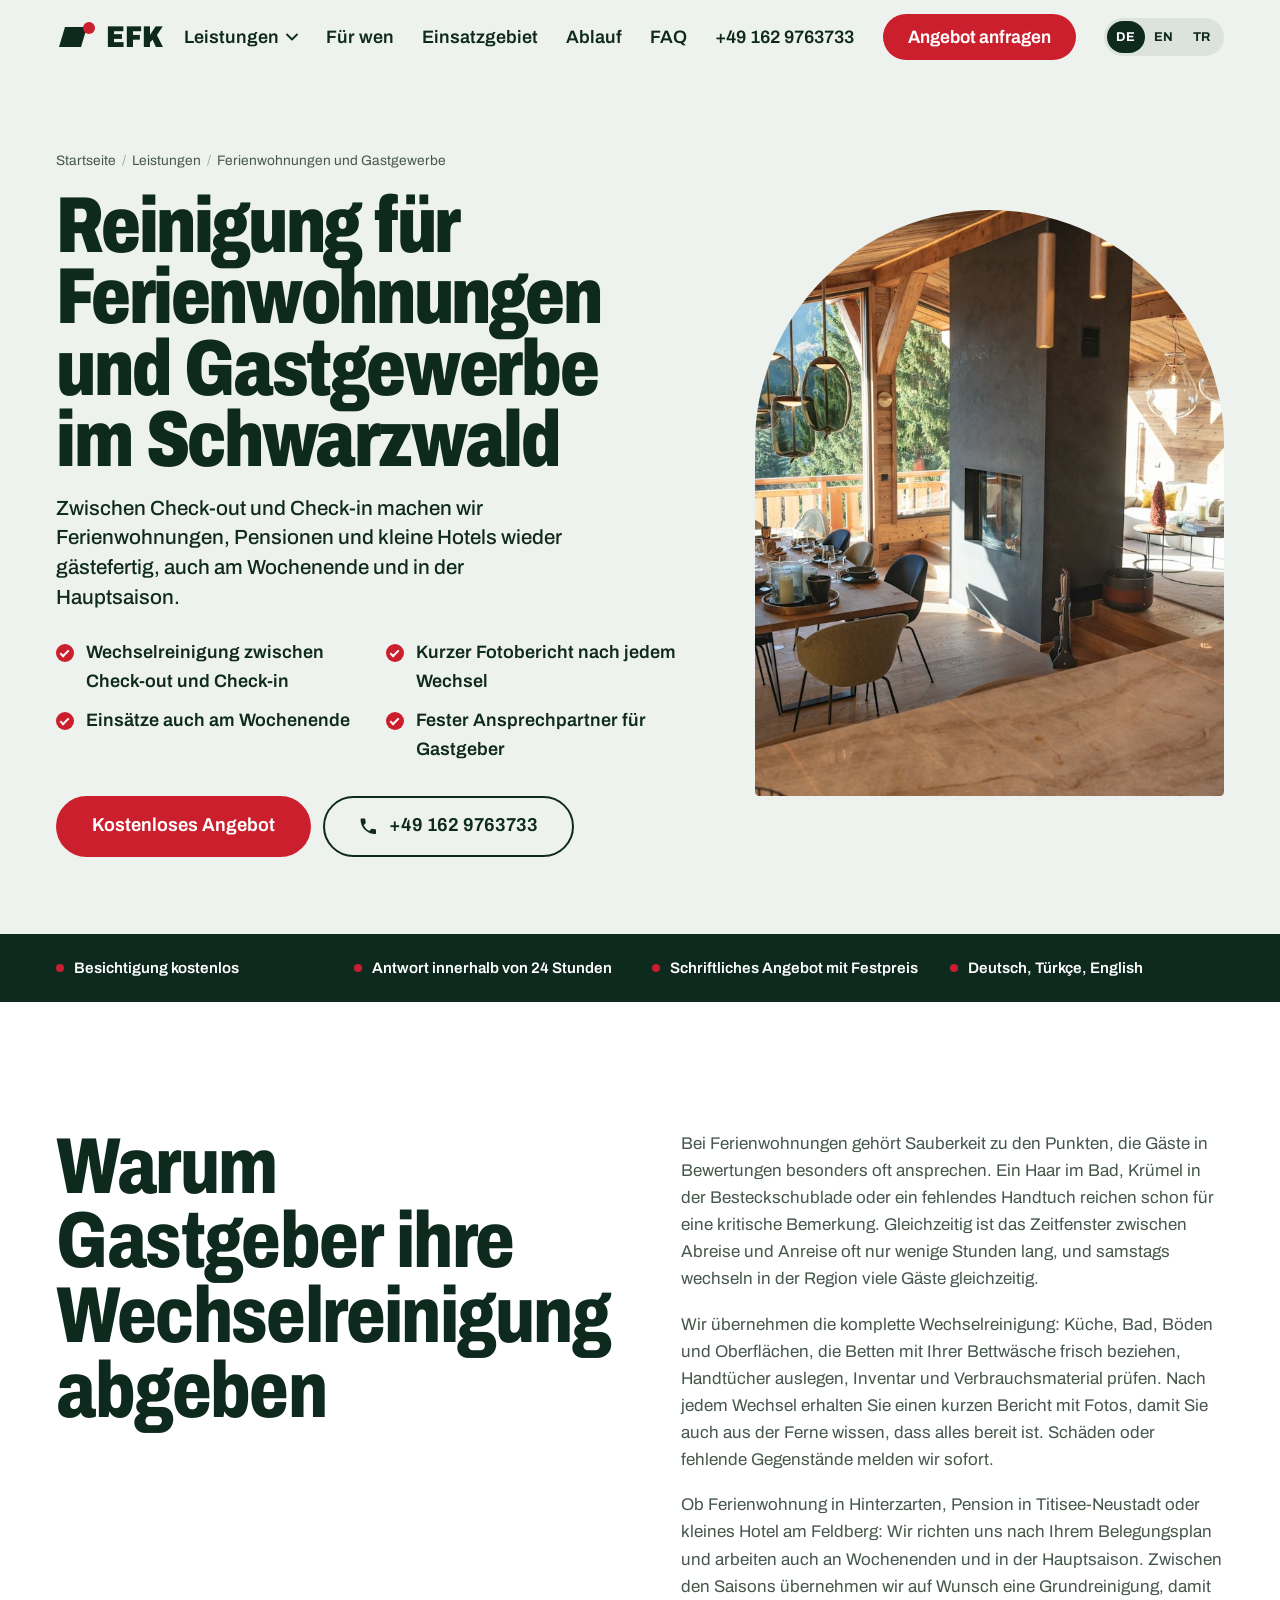
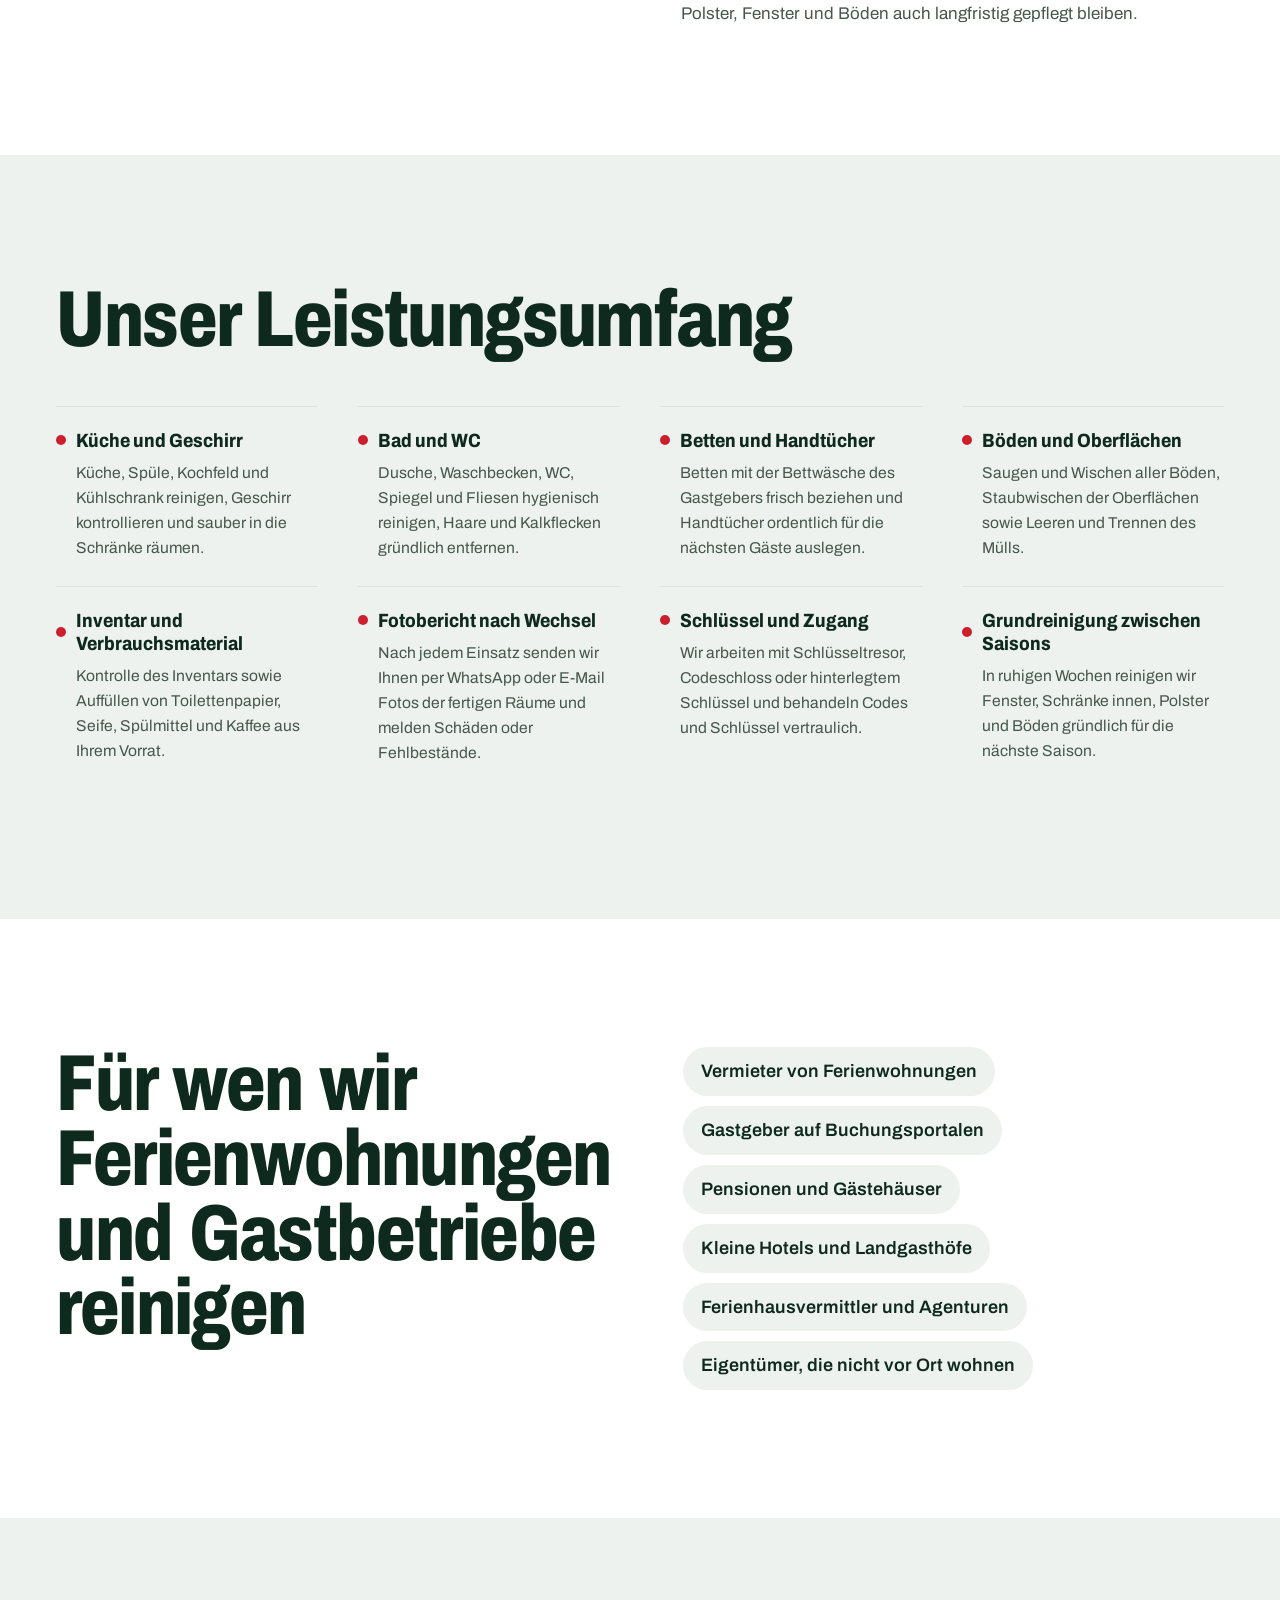
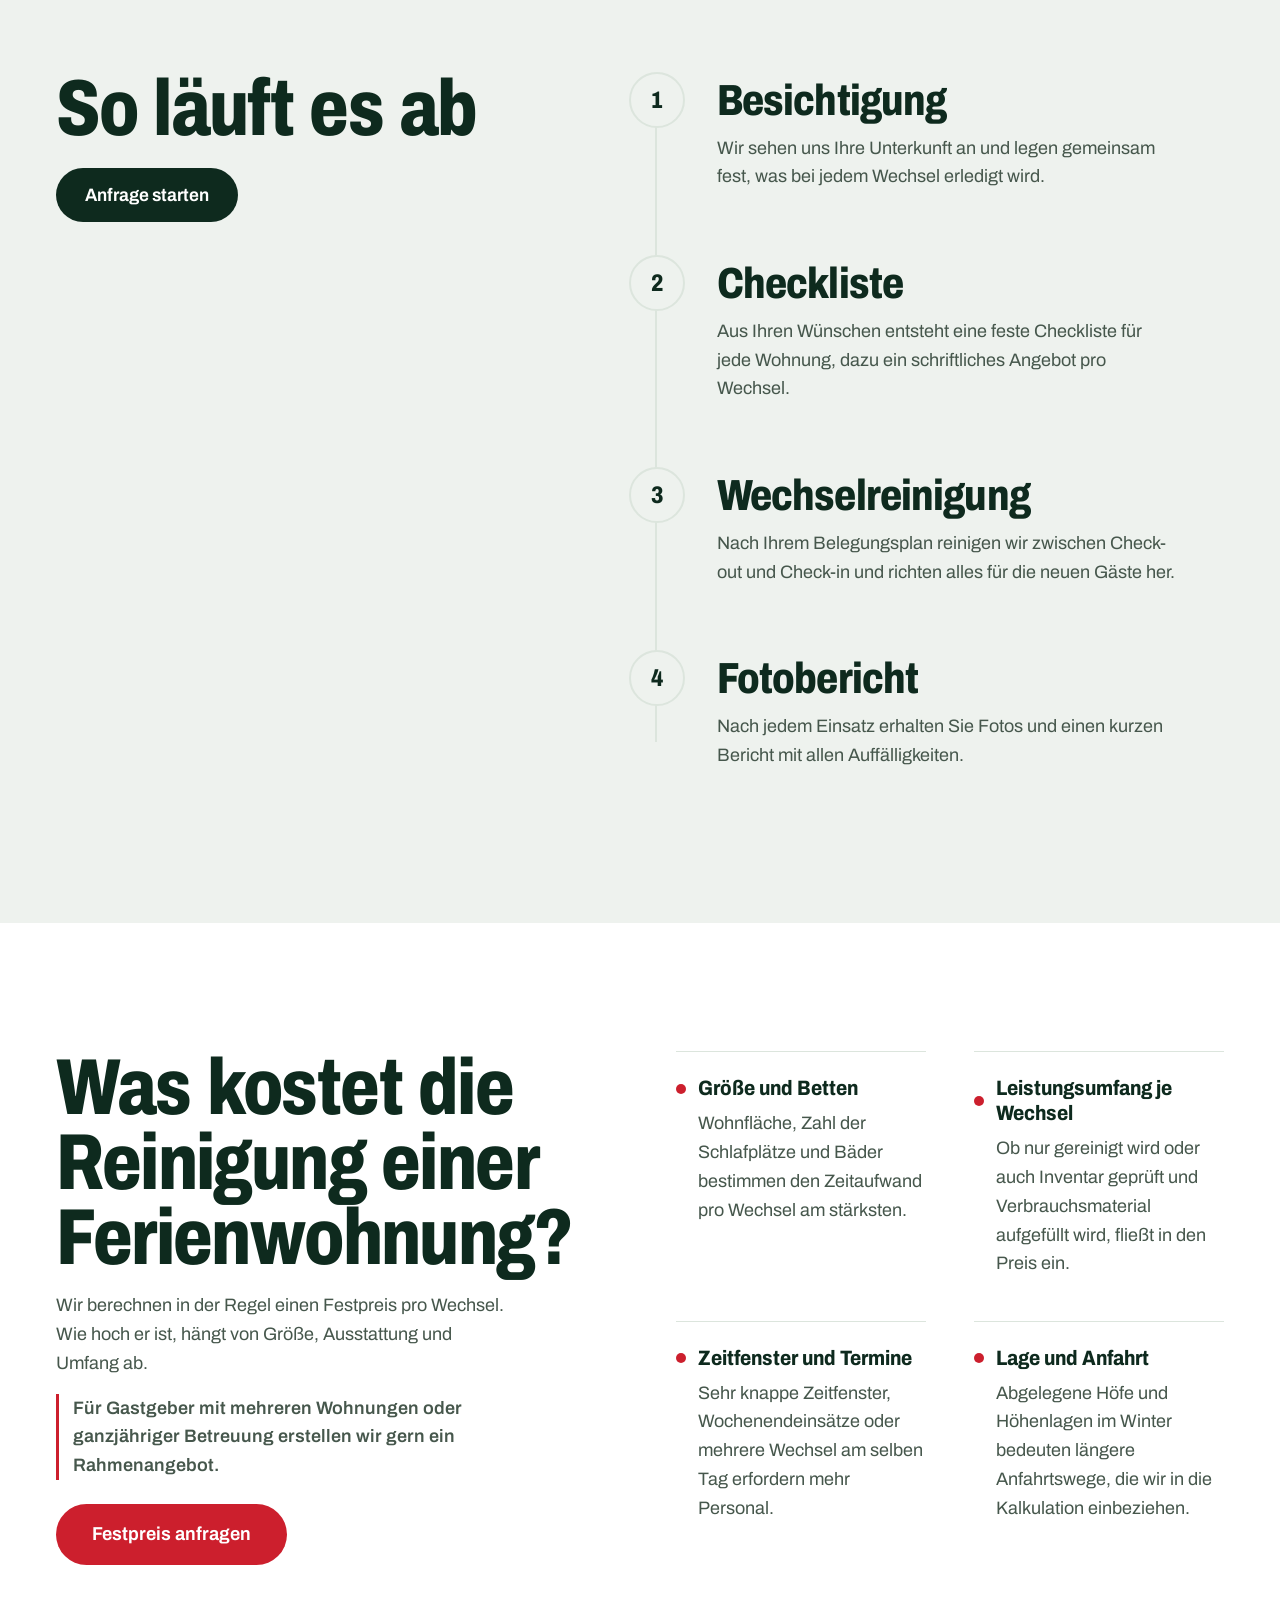
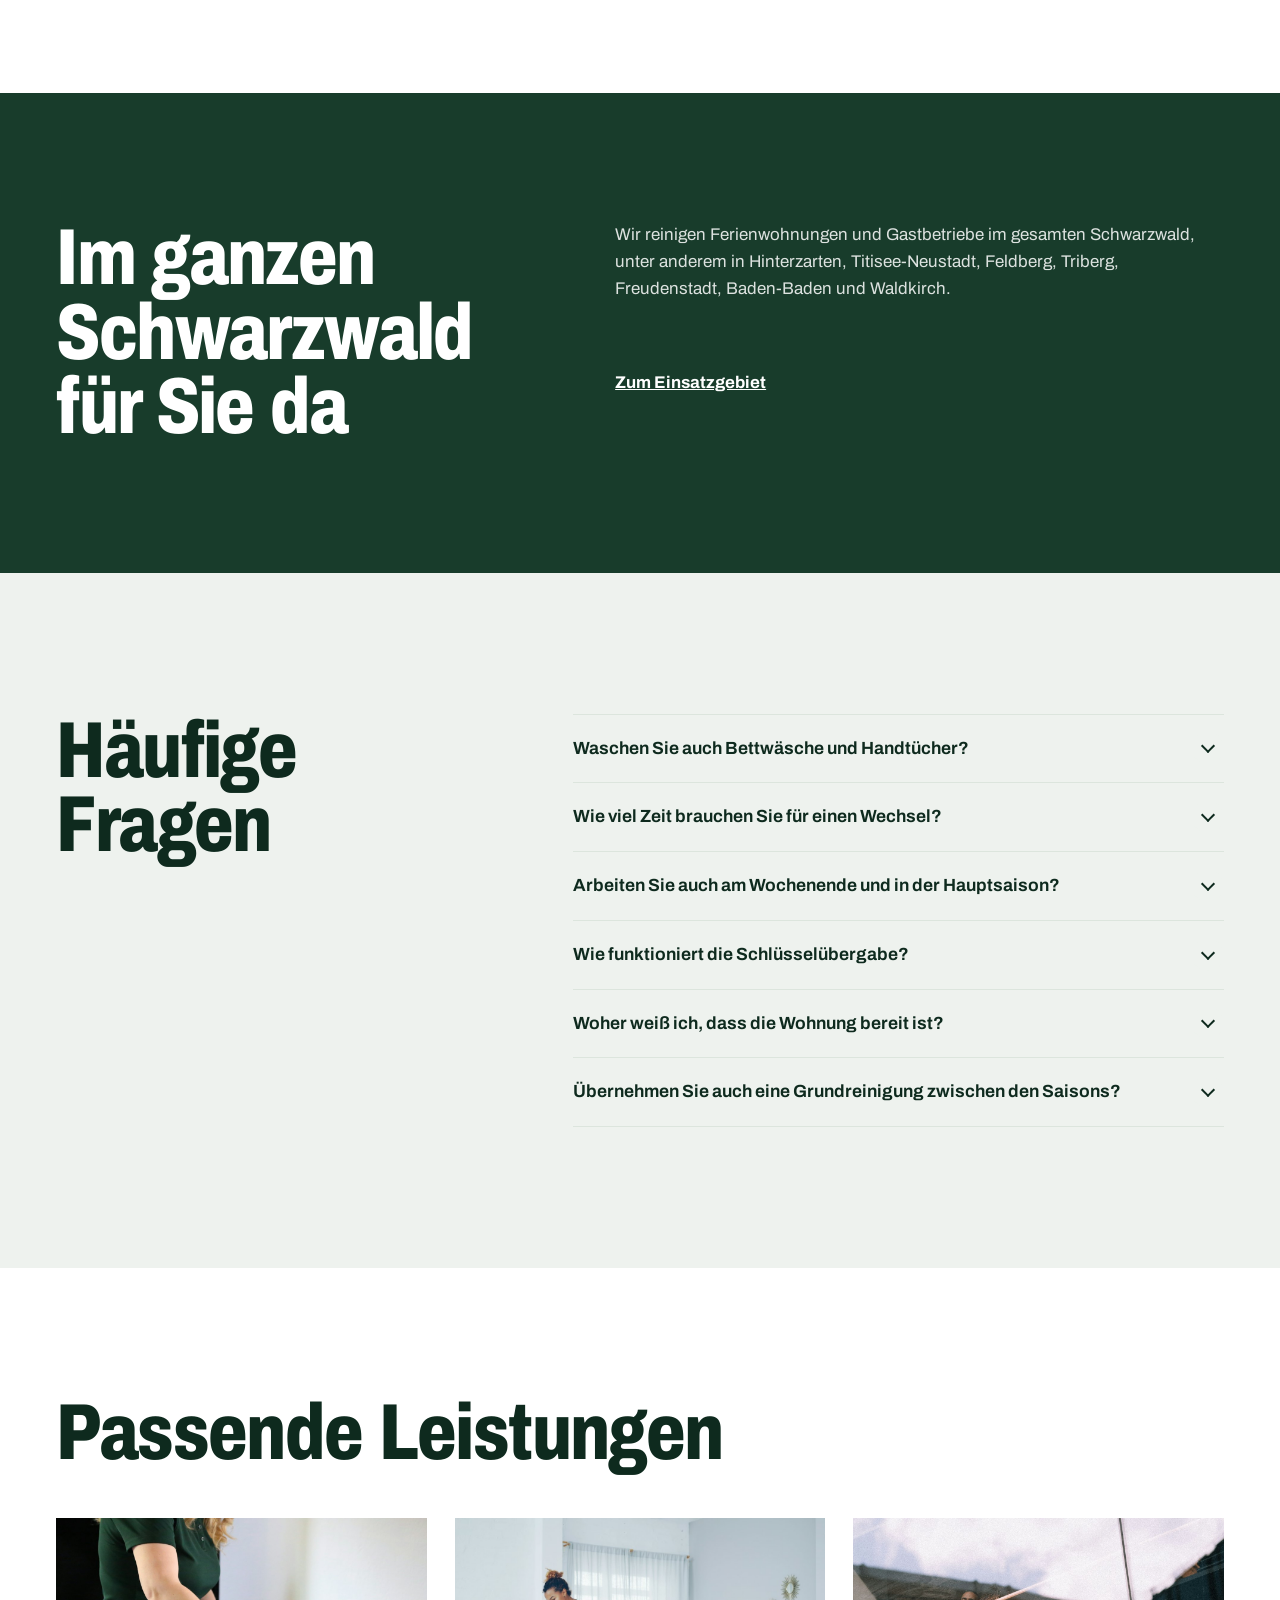
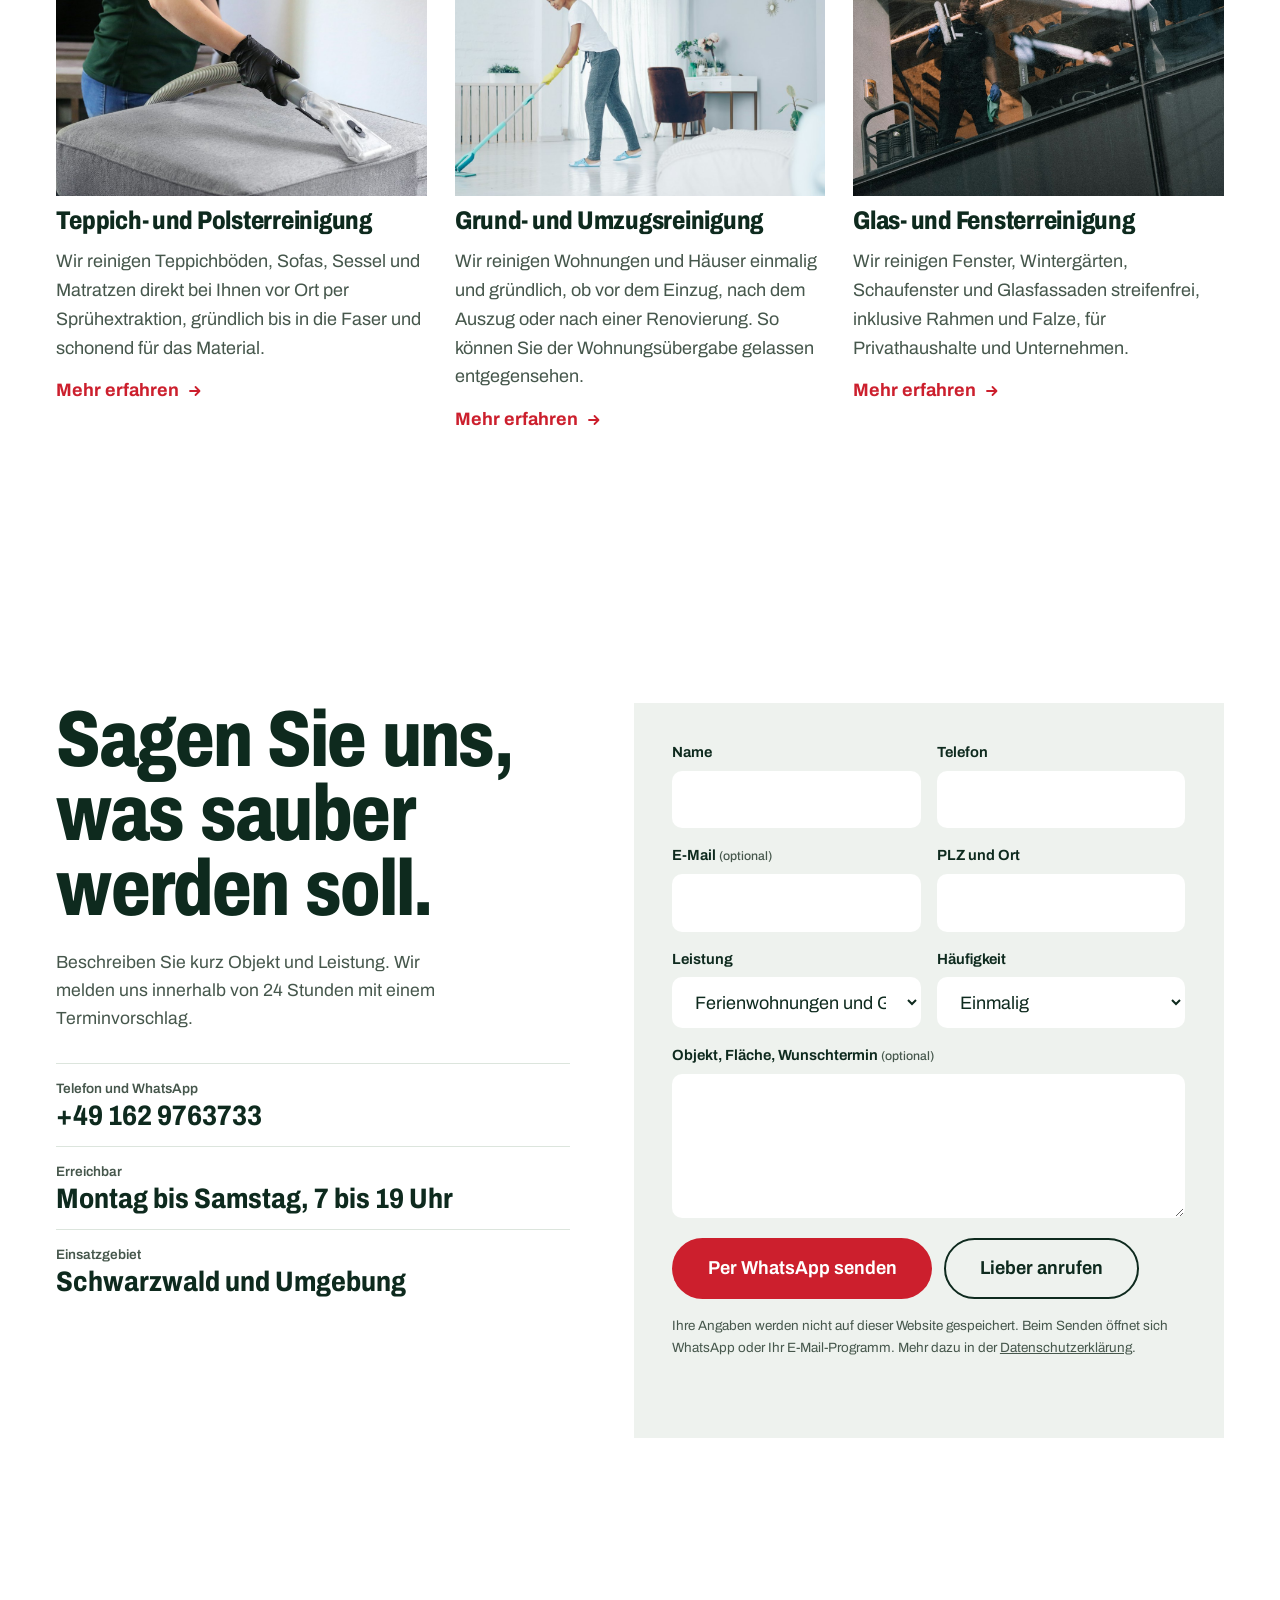
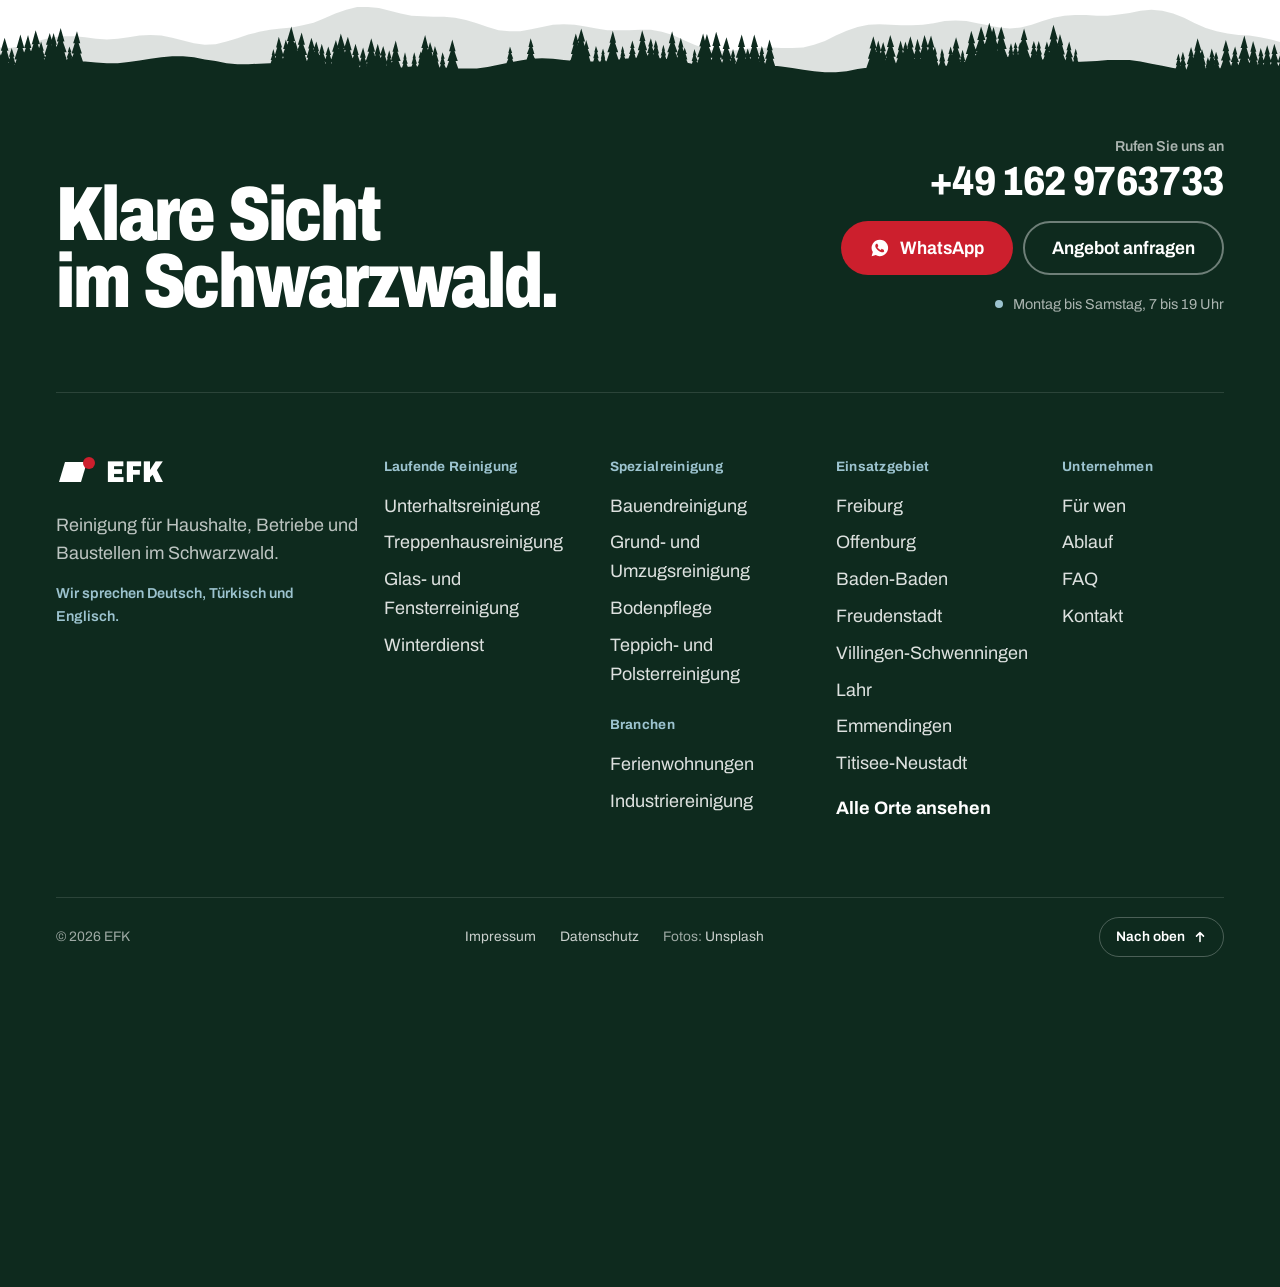
<file: leistungen/ferienwohnungen/index.html>
<!doctype html>
<html lang="de" class="no-js">
<head>
  <meta charset="utf-8">
  <meta name="viewport" content="width=device-width, initial-scale=1">
  <title>Reinigung für Ferienwohnungen im Schwarzwald | EFK</title>
  <meta name="description" content="Wechselreinigung für Ferienwohnungen, Pensionen und kleine Hotels im Schwarzwald: zwischen Check-out und Check-in, mit Fotobericht nach jedem Gästewechsel.">
  <meta name="theme-color" content="#0E2A1E">
  <meta property="og:type" content="website">
  <meta property="og:locale" content="de_DE">
  <meta property="og:title" content="Reinigung für Ferienwohnungen im Schwarzwald | EFK">
  <meta property="og:description" content="Wechselreinigung für Ferienwohnungen, Pensionen und kleine Hotels im Schwarzwald: zwischen Check-out und Check-in, mit Fotobericht nach jedem Gästewechsel.">
  <link rel="canonical" href="https://oeztuerkhamza.github.io/efk-temizlik/leistungen/ferienwohnungen/">
  <link rel="icon" href="../../favicon.svg" type="image/svg+xml">
  <link rel="preload" href="../../assets/fonts/archivo-latin.woff2" as="font" type="font/woff2" crossorigin>
  <link rel="stylesheet" href="../../assets/css/style.css">
  <script>
    document.documentElement.className = 'js';
    try {
      var l = new URLSearchParams(location.search).get('lang') || localStorage.getItem('efk-lang');
      if (l === 'en' || l === 'tr') {
        document.documentElement.classList.add('i18n-pending');
        setTimeout(function () { document.documentElement.classList.remove('i18n-pending'); }, 3000);
      }
    } catch (e) {}
  </script>
  <script type="application/ld+json">{"@context":"https://schema.org","@type":"Service","name":"Ferienwohnungen und Gastgewerbe","serviceType":"Ferienwohnungen und Gastgewerbe","description":"Wechselreinigung für Ferienwohnungen, Pensionen und kleine Hotels im Schwarzwald: zwischen Check-out und Check-in, mit Fotobericht nach jedem Gästewechsel.","url":"https://oeztuerkhamza.github.io/efk-temizlik/leistungen/ferienwohnungen/","provider":{"@type":"LocalBusiness","@id":"https://oeztuerkhamza.github.io/efk-temizlik/#business","name":"EFK","telephone":"+49 162 9763733"},"areaServed":{"@type":"Place","name":"Schwarzwald"}}</script>
  <script type="application/ld+json">{"@context":"https://schema.org","@type":"BreadcrumbList","itemListElement":[{"@type":"ListItem","position":1,"name":"Startseite","item":"https://oeztuerkhamza.github.io/efk-temizlik/"},{"@type":"ListItem","position":2,"name":"Leistungen","item":"https://oeztuerkhamza.github.io/efk-temizlik/#leistungen"},{"@type":"ListItem","position":3,"name":"Ferienwohnungen und Gastgewerbe","item":"https://oeztuerkhamza.github.io/efk-temizlik/leistungen/ferienwohnungen/"}]}</script>
  <script type="application/ld+json">{"@context":"https://schema.org","@type":"FAQPage","mainEntity":[{"@type":"Question","name":"Waschen Sie auch Bettwäsche und Handtücher?","acceptedAnswer":{"@type":"Answer","text":"Nein, einen Wäscheservice bieten wir nicht an. Wir beziehen die Betten mit Ihrer sauberen Wäsche und legen die benutzte Wäsche gesammelt für Sie oder Ihre Wäscherei bereit."}},{"@type":"Question","name":"Wie viel Zeit brauchen Sie für einen Wechsel?","acceptedAnswer":{"@type":"Answer","text":"Das hängt von Größe und Zustand ab. Eine typische Ferienwohnung schaffen wir in wenigen Stunden, sodass auch ein Check-in am Nachmittag nach einem Check-out am Vormittag möglich ist."}},{"@type":"Question","name":"Arbeiten Sie auch am Wochenende und in der Hauptsaison?","acceptedAnswer":{"@type":"Answer","text":"Ja. Gerade samstags und in den Ferien finden viele Wechsel statt. Wir planen unsere Teams nach Ihrem Belegungsplan, auch früh morgens und abends."}},{"@type":"Question","name":"Wie funktioniert die Schlüsselübergabe?","acceptedAnswer":{"@type":"Answer","text":"Wir arbeiten mit Schlüsseltresor, Codeschloss oder einem hinterlegten Schlüssel. Codes und Schlüssel behandeln wir vertraulich und nutzen sie nur für die vereinbarten Einsätze. Unser Betrieb ist zudem haftpflichtversichert."}},{"@type":"Question","name":"Woher weiß ich, dass die Wohnung bereit ist?","acceptedAnswer":{"@type":"Answer","text":"Nach jedem Wechsel erhalten Sie per WhatsApp oder E-Mail Fotos der fertigen Räume und einen kurzen Bericht. Schäden, fehlende Gegenstände oder leere Vorräte melden wir sofort."}},{"@type":"Question","name":"Übernehmen Sie auch eine Grundreinigung zwischen den Saisons?","acceptedAnswer":{"@type":"Answer","text":"Ja. In ruhigen Wochen reinigen wir Fenster, Schränke, Polster und Teppiche gründlich, damit die Unterkunft für die nächste Saison gepflegt ist."}}]}</script>
  <script type="application/json" id="i18n-page">{"en":{"p.name":"Holiday accommodation","p.h1":"Holiday let and guesthouse cleaning in the Black Forest","p.lead":"Between check-out and check-in we get holiday flats, guesthouses and small hotels ready for the next guests, including at weekends and in peak season.","p.introTitle":"Why hosts hand over their turnover cleaning","p.scopeTitle":"What we cover","p.forTitle":"Who we clean for","p.priceTitle":"How much does holiday let cleaning cost?","p.priceIntro":"We usually charge a fixed price per changeover. The amount depends on size, furnishings and scope.","p.priceNote":"For hosts with several properties or year-round care we are happy to prepare a framework offer.","p.areaText":"We clean holiday accommodation across the Black Forest, including Hinterzarten, Titisee-Neustadt, Feldberg, Triberg, Freudenstadt, Baden-Baden and Waldkirch.","p.usp1":"Turnovers between check-out and check-in","p.usp2":"Photo report after every changeover","p.usp3":"Available at weekends too","p.usp4":"One fixed contact for hosts","p.intro1":"With holiday lets, cleanliness is something guests mention very often in reviews. A hair in the shower, crumbs in the cutlery drawer or a missing towel is enough for a critical comment. At the same time, the gap between departure and arrival is often only a few hours, and on Saturdays many guests in the region change over at once.","p.intro2":"We take care of the whole turnover: kitchen, bathroom, floors and surfaces, making the beds with your linen, laying out towels and checking inventory and supplies. After every changeover you receive a short report with photos, so you know everything is ready even from a distance. We report damage or missing items straight away.","p.intro3":"Whether it is a holiday flat in Hinterzarten, a guesthouse in Titisee-Neustadt or a small hotel on the Feldberg, we work to your booking calendar, including weekends and peak season. Between seasons we can also carry out a deep clean, so upholstery, windows and floors stay in good condition for the long term.","p.scope1t":"Kitchen and crockery","p.scope1d":"Cleaning the kitchen, sink, hob and fridge, checking the crockery and putting it away clean.","p.scope2t":"Bathroom and toilet","p.scope2d":"Hygienic cleaning of shower, washbasin, toilet, mirror and tiles, removing hair and limescale marks thoroughly.","p.scope3t":"Beds and towels","p.scope3d":"Making the beds with the host's fresh linen and laying out towels neatly for the next guests.","p.scope4t":"Floors and surfaces","p.scope4d":"Vacuuming and mopping all floors, dusting surfaces and emptying and sorting the rubbish for recycling.","p.scope5t":"Inventory and supplies","p.scope5d":"Checking the inventory and topping up toilet paper, soap, washing-up liquid and coffee from your stock.","p.scope6t":"Photo report","p.scope6d":"After every visit we send you photos of the finished rooms by WhatsApp or email and report damage or shortages.","p.scope7t":"Keys and access","p.scope7d":"We work with key safes, code locks or a key held by us and treat codes and keys confidentially.","p.scope8t":"Off-season deep clean","p.scope8d":"In quieter weeks we thoroughly clean windows, insides of cupboards, upholstery and floors for the next season.","p.for1":"Holiday let owners","p.for2":"Hosts on booking platforms","p.for3":"Guesthouses and bed and breakfasts","p.for4":"Small hotels and country inns","p.for5":"Holiday letting agencies","p.for6":"Owners who do not live locally","p.step1t":"Site visit","p.step1d":"We look at your accommodation and agree with you what has to be done at every changeover.","p.step2t":"Checklist","p.step2d":"Your wishes become a fixed checklist for each property, together with a written quote per changeover.","p.step3t":"Turnover","p.step3d":"Following your booking calendar, we clean between check-out and check-in and prepare everything for the new guests.","p.step4t":"Photo report","p.step4d":"After every visit you receive photos and a short report listing anything unusual.","p.price1t":"Size and beds","p.price1d":"Floor area, number of beds and number of bathrooms have the biggest effect on time per changeover.","p.price2t":"Scope per changeover","p.price2d":"Whether we only clean or also check inventory and top up supplies is reflected in the price.","p.price3t":"Time windows and dates","p.price3d":"Very tight time windows, weekend visits or several changeovers on the same day need more staff.","p.price4t":"Location and travel","p.price4d":"Remote farmhouses and high-altitude locations in winter mean longer journeys, which we include in the calculation.","p.faq1q":"Do you also wash the bed linen and towels?","p.faq1a":"No, we do not offer a laundry service. We make the beds with your clean linen and gather the used linen ready for you or your laundry.","p.faq2q":"How long does a changeover take?","p.faq2a":"That depends on size and condition. A typical holiday flat takes us a few hours, so a check-in in the afternoon after a check-out in the morning is possible.","p.faq3q":"Do you work at weekends and in peak season?","p.faq3a":"Yes. Many changeovers take place on Saturdays and during the school holidays. We plan our teams around your booking calendar, including early mornings and evenings.","p.faq4q":"How does key handover work?","p.faq4a":"We work with key safes, code locks or a key held by us. We treat codes and keys confidentially and use them only for agreed visits. We also carry business liability insurance.","p.faq5q":"How do I know the flat is ready?","p.faq5a":"After every changeover you receive photos of the finished rooms and a short report by WhatsApp or email. We report damage, missing items or empty supplies straight away.","p.faq6q":"Do you also deep clean between seasons?","p.faq6a":"Yes. In quieter weeks we thoroughly clean windows, cupboards, upholstery and carpets, so the accommodation is well kept for the next season.","meta.title":"Holiday let cleaning in the Black Forest | EFK","meta.desc":"Turnover cleaning for holiday lets, guesthouses and small hotels in the Black Forest, between check-out and check-in, with photos after every changeover.","og.title":"Holiday let cleaning in the Black Forest | EFK","og.desc":"Turnover cleaning for holiday lets, guesthouses and small hotels in the Black Forest, between check-out and check-in, with photos after every changeover.","p.alt":"Bright wooden-style holiday flat with dining area and mountain view","lp.crumbs":"Breadcrumb","lp.home":"Home","lp.cta":"Free quote","lp.fact3":"Written fixed-price quote","lp.process":"How it works","lp.priceCta":"Request a fixed price","lp.areaTitle":"Across the whole Black Forest","lp.areaLink":"See our service area","lp.faq":"Frequently asked questions","lp.related":"Related services","lp.more":"Learn more","r1.name":"Carpets and upholstery","r1.lead":"We clean fitted carpets, sofas, armchairs and mattresses at your home or premises by spray extraction, deep down into the fibres and gently on the material.","r2.name":"Deep cleaning","r2.lead":"We give flats and houses a thorough one-off clean before you move in, after you move out or after a renovation, so you can face the handover with your landlord with confidence.","r3.name":"Window cleaning","r3.lead":"We clean windows, conservatories, shop windows and glass façades without streaks, including frames and rebates, for private households and businesses."},"tr":{"p.name":"Turizm ve konaklama","p.h1":"Kara Orman'da tatil evleri ve konaklama işletmeleri için temizlik","p.lead":"Check-out ile check-in arasında tatil evlerini, pansiyonları ve küçük otelleri yeni misafirler için hazırlıyoruz; hafta sonları ve yoğun sezonda da.","p.introTitle":"Ev sahipleri değişim temizliğini neden bize bırakıyor","p.scopeTitle":"Hizmet kapsamımız","p.forTitle":"Kimler için çalışıyoruz","p.priceTitle":"Tatil evi temizliği ne kadar tutar?","p.priceIntro":"Genellikle değişim başına sabit bir fiyat uygularız. Fiyat, büyüklüğe, donanıma ve kapsama göre belirlenir.","p.priceNote":"Birden fazla evi olan veya yıl boyu hizmet isteyen ev sahipleri için çerçeve teklif hazırlıyoruz.","p.areaText":"Kara Orman'ın tamamında, başta Hinterzarten, Titisee-Neustadt, Feldberg, Triberg, Freudenstadt, Baden-Baden ve Waldkirch olmak üzere tatil evlerini ve konaklama işletmelerini temizliyoruz.","p.usp1":"Check-out ile check-in arası temizlik","p.usp2":"Her değişimden sonra fotoğraflı rapor","p.usp3":"Hafta sonları da hizmet","p.usp4":"Ev sahipleri için sabit muhatap","p.intro1":"Tatil evlerinde temizlik, misafirlerin yorumlarında çok sık değindiği konulardandır. Duşta bir saç teli, çatal bıçak çekmecesinde kırıntılar ya da eksik bir havlu, olumsuz bir yorum için yeterlidir. Üstelik çıkış ile giriş arasındaki süre çoğu zaman sadece birkaç saattir ve cumartesi günleri bölgede birçok evde misafirler aynı anda değişir.","p.intro2":"Değişim temizliğinin (Wechselreinigung) tamamını üstleniyoruz: mutfak, banyo, zeminler ve yüzeyler, yatakların sizin nevresimlerinizle yeniden yapılması, havluların yerleştirilmesi, demirbaş ve sarf malzemelerinin kontrolü. Her değişimden sonra fotoğraflı kısa bir rapor alırsınız; böylece uzaktan da her şeyin hazır olduğunu bilirsiniz. Hasarları veya eksik eşyaları hemen bildiririz.","p.intro3":"Hinterzarten'de bir tatil dairesi, Titisee-Neustadt'ta bir pansiyon ya da Feldberg'de küçük bir otel olsun, rezervasyon takviminize göre çalışırız; hafta sonları ve yoğun sezonda da yanınızdayız. Sezonlar arasında isteğe bağlı olarak detaylı bir temizlik de yaparız; böylece döşemeler, pencereler ve zeminler uzun vadede bakımlı kalır.","p.scope1t":"Mutfak ve tabak çanak","p.scope1d":"Mutfağın, evyenin, ocağın ve buzdolabının temizlenmesi, tabak çanağın kontrol edilip temiz olarak dolaplara yerleştirilmesi.","p.scope2t":"Banyo ve tuvalet","p.scope2d":"Duş, lavabo, klozet, ayna ve fayansların hijyenik olarak temizlenmesi, saç ve kireç lekelerinin iyice giderilmesi.","p.scope3t":"Yatak ve havlular","p.scope3d":"Yatakların ev sahibinin temiz nevresimleriyle yeniden yapılması ve havluların yeni misafirler için düzgünce yerleştirilmesi.","p.scope4t":"Zeminler ve yüzeyler","p.scope4d":"Tüm zeminlerin süpürülüp silinmesi, yüzeylerin tozunun alınması, çöplerin boşaltılıp geri dönüşüm için ayrıştırılması.","p.scope5t":"Demirbaş ve sarf malzemesi","p.scope5d":"Demirbaşların kontrolü ile tuvalet kâğıdı, sabun, bulaşık deterjanı ve kahvenin sizin stoğunuzdan tamamlanması.","p.scope6t":"Fotoğraflı rapor","p.scope6d":"Her ziyaretten sonra hazır odaların fotoğraflarını WhatsApp veya e-posta ile gönderir, hasar ve eksikleri bildiririz.","p.scope7t":"Anahtar ve giriş","p.scope7d":"Anahtar kasası, şifreli kilit veya bize bırakılan anahtarla çalışır, şifreleri gizli tutar, anahtarları özenle saklarız.","p.scope8t":"Sezon arası temizlik","p.scope8d":"Sakin haftalarda pencereleri, dolap içlerini, döşemeleri ve zeminleri yeni sezon için detaylı olarak temizleriz.","p.for1":"Tatil evi sahipleri","p.for2":"Rezervasyon platformlarındaki ev sahipleri","p.for3":"Pansiyonlar ve konukevleri","p.for4":"Küçük oteller ve Gasthof'lar","p.for5":"Tatil evi kiralama ajansları","p.for6":"Bölgede yaşamayan mülk sahipleri","p.step1t":"Keşif","p.step1d":"Konaklama yerinizi inceler ve her değişimde neler yapılacağını sizinle birlikte belirleriz.","p.step2t":"Kontrol listesi","p.step2d":"İsteklerinizden her ev için sabit bir kontrol listesi ve değişim başına yazılı bir teklif hazırlarız.","p.step3t":"Değişim temizliği","p.step3d":"Rezervasyon takviminize göre check-out ile check-in arasında temizler ve her şeyi yeni misafirler için hazırlarız.","p.step4t":"Fotoğraflı rapor","p.step4d":"Her ziyaretten sonra fotoğraflar ve dikkat çeken her şeyi içeren kısa bir rapor alırsınız.","p.price1t":"Büyüklük ve yatak sayısı","p.price1d":"Alan, yatak sayısı ve banyo sayısı, değişim başına süreyi en çok etkileyen unsurlardır.","p.price2t":"Değişim başına kapsam","p.price2d":"Sadece temizlik mi yapılacağı, yoksa demirbaş kontrolü ve sarf malzemesi tamamlamanın da isteneceği fiyata yansır.","p.price3t":"Zaman aralığı ve tarihler","p.price3d":"Çok dar zaman aralıkları, hafta sonu ziyaretleri veya aynı gün birden fazla değişim daha fazla personel gerektirir.","p.price4t":"Konum ve yol","p.price4d":"Uzak çiftlik evleri ve kışın yüksek rakımlı yerler daha uzun yol demektir ve hesaba katılır.","p.faq1q":"Nevresim ve havluları da yıkıyor musunuz?","p.faq1a":"Hayır, çamaşır yıkama hizmeti sunmuyoruz. Yatakları sizin temiz nevresimlerinizle yapıyor, kullanılmış çamaşırları sizin veya çamaşırhanenizin alması için toplu halde hazırlıyoruz.","p.faq2q":"Bir değişim ne kadar sürer?","p.faq2a":"Bu, büyüklüğe ve duruma bağlıdır. Tipik bir tatil dairesini birkaç saatte hazırlarız; böylece sabah check-out sonrası öğleden sonra check-in mümkündür.","p.faq3q":"Hafta sonları ve yoğun sezonda da çalışıyor musunuz?","p.faq3a":"Evet. Birçok değişim cumartesi günleri ve okul tatillerinde olur. Ekiplerimizi sabah erken ve akşam saatleri dahil rezervasyon takviminize göre planlarız.","p.faq4q":"Anahtar teslimi nasıl işliyor?","p.faq4a":"Anahtar kasası, şifreli kilit veya bize bırakılan bir anahtarla çalışırız. Şifreleri ve anahtarları gizli tutar, yalnızca kararlaştırılan ziyaretler için kullanırız. Ayrıca işletme sorumluluk sigortamız (Betriebshaftpflicht) vardır.","p.faq5q":"Dairenin hazır olduğunu nereden bileceğim?","p.faq5a":"Her değişimden sonra WhatsApp veya e-posta ile hazır odaların fotoğraflarını ve kısa bir rapor alırsınız. Hasarları, eksik eşyaları veya biten malzemeleri hemen bildiririz.","p.faq6q":"Sezonlar arasında detaylı temizlik de yapıyor musunuz?","p.faq6a":"Evet. Sakin haftalarda pencereleri, dolapları, döşemeleri ve halıları detaylı olarak temizleriz; böylece konaklama yeriniz yeni sezona bakımlı girer.","meta.title":"Kara Orman'da Tatil Evi Temizliği | EFK","meta.desc":"Kara Orman'da tatil evleri, pansiyonlar ve küçük oteller için check-out ile check-in arasında değişim temizliği, her değişimden sonra fotoğraflı rapor.","og.title":"Kara Orman'da Tatil Evi Temizliği | EFK","og.desc":"Kara Orman'da tatil evleri, pansiyonlar ve küçük oteller için check-out ile check-in arasında değişim temizliği, her değişimden sonra fotoğraflı rapor.","p.alt":"Yemek alanı ve dağ manzarası olan aydınlık ahşap tatil dairesi","lp.crumbs":"Sayfa konumu","lp.home":"Ana sayfa","lp.cta":"Ücretsiz teklif","lp.fact3":"Yazılı sabit fiyat teklifi","lp.process":"Süreç nasıl işler","lp.priceCta":"Sabit fiyat isteyin","lp.areaTitle":"Tüm Kara Orman'da yanınızdayız","lp.areaLink":"Hizmet bölgesine bakın","lp.faq":"Sık sorulan sorular","lp.related":"İlgili hizmetler","lp.more":"Daha fazla bilgi","r1.name":"Halı ve döşeme","r1.lead":"Halıfleks, kanepe, koltuk ve yataklarınızı püskürtme ve emme yöntemiyle (Sprühextraktion) doğrudan yerinde temizleriz: liflerin derinine kadar ve malzemeye zarar vermeden.","r2.name":"Detaylı temizlik","r2.lead":"Daireleri ve evleri taşınmadan önce, taşındıktan sonra veya tadilattan sonra tek seferlik ve detaylı olarak temizliyoruz. Böylece ev sahibiyle yapılacak teslime (Wohnungsübergabe) gönül rahatlığıyla gidersiniz.","r3.name":"Cam temizliği","r3.lead":"Pencereleri, kış bahçelerini, vitrinleri ve cam cepheleri çerçeve ve kasa olukları dahil iz bırakmadan temizliyoruz; hem evler hem işletmeler için."}}</script>
</head>
<body class="page-lp" data-root="../../" data-service-index="6">
  <a class="skip" href="#inhalt" data-i18n="skip">Zum Inhalt springen</a>

  <header class="site-header" id="top">
    <a class="brand" href="../../" aria-label="EFK, zur Startseite" data-i18n-attr="aria-label:aria.home">
      <svg class="brand-mark" viewBox="0 0 40 32" aria-hidden="true">
        <path d="M9 6h22l-6 20H3z" fill="currentColor"/>
        <circle cx="33" cy="7" r="6" fill="#CC1F2D"/>
      </svg>
      <span class="brand-name">EFK</span>
    </a>

    <nav class="nav" id="nav" aria-label="Hauptmenü" data-i18n-attr="aria-label:aria.menu">
      <ul class="nav-list">
        <li class="has-mega">
          <button class="nav-trigger" type="button" aria-expanded="false" aria-controls="mega"><span data-i18n="nav.services">Leistungen</span><svg viewBox="0 0 12 8" aria-hidden="true"><path d="M1 1.5l5 5 5-5" fill="none" stroke="currentColor" stroke-width="1.8" stroke-linecap="round" stroke-linejoin="round"/></svg></button>
          <div class="mega" id="mega">
            <div class="mega-col">
              <p class="mega-title" data-i18n="mega.laufend">Laufende Reinigung</p>
              <ul>
                <li><a href="../../leistungen/unterhaltsreinigung/" data-i18n="svc.unterhaltsreinigung">Unterhaltsreinigung</a></li>
                <li><a href="../../leistungen/treppenhausreinigung/" data-i18n="svc.treppenhausreinigung">Treppenhausreinigung</a></li>
                <li><a href="../../leistungen/glasreinigung/" data-i18n="svc.glasreinigung">Glas- und Fensterreinigung</a></li>
                <li><a href="../../leistungen/winterdienst/" data-i18n="svc.winterdienst">Winterdienst</a></li>
              </ul>
            </div>
            <div class="mega-col">
              <p class="mega-title" data-i18n="mega.spezial">Spezialreinigung</p>
              <ul>
                <li><a href="../../leistungen/bauendreinigung/" data-i18n="svc.bauendreinigung">Bauendreinigung</a></li>
                <li><a href="../../leistungen/grundreinigung/" data-i18n="svc.grundreinigung">Grund- und Umzugsreinigung</a></li>
                <li><a href="../../leistungen/bodenpflege/" data-i18n="svc.bodenpflege">Bodenpflege</a></li>
                <li><a href="../../leistungen/polsterreinigung/" data-i18n="svc.polsterreinigung">Teppich- und Polsterreinigung</a></li>
              </ul>
            </div>
            <div class="mega-col">
              <p class="mega-title" data-i18n="mega.branchen">Branchen</p>
              <ul>
                <li><a href="../../leistungen/ferienwohnungen/" data-i18n="svc.ferienwohnungen">Ferienwohnungen</a></li>
                <li><a href="../../leistungen/industriereinigung/" data-i18n="svc.industriereinigung">Industriereinigung</a></li>
              </ul>
            </div>
            <div class="mega-col mega-help">
              <p data-i18n="mega.help">Nicht sicher, welche Leistung passt? Rufen Sie an, wir beraten Sie gern.</p>
              <a class="mega-phone" href="tel:+491629763733">+49 162 9763733</a>
            </div>
          </div>
        </li>
        <li><a href="../../#fuer-wen" data-i18n="nav.clients">Für wen</a></li>
        <li><a href="../../#gebiet" data-i18n="nav.area">Einsatzgebiet</a></li>
        <li><a href="../../#ablauf" data-i18n="nav.process">Ablauf</a></li>
        <li><a href="../../#faq" data-i18n="nav.faq">FAQ</a></li>
        <li class="nav-phone"><a href="tel:+491629763733">+49 162 9763733</a></li>
        <li class="nav-cta"><a class="btn btn--red" href="#kontakt"><span data-i18n="nav.quote">Angebot anfragen</span></a></li>
      </ul>
    </nav>

    <div class="lang" role="group" aria-label="Sprache / Language / Dil">
      <button type="button" data-lang="de" aria-pressed="true" lang="de" title="Deutsch">DE</button>
      <button type="button" data-lang="en" aria-pressed="false" lang="en" title="English">EN</button>
      <button type="button" data-lang="tr" aria-pressed="false" lang="tr" title="Türkçe">TR</button>
    </div>

    <button class="menu-btn" type="button" aria-expanded="false" aria-controls="nav">
      <span data-i18n="menu">Menü</span>
      <span class="menu-btn-bars" aria-hidden="true"><i></i><i></i></span>
    </button>
  </header>

  <main id="inhalt">
    <section class="lp-hero" aria-labelledby="lp-title">
      <div class="wrap lp-hero-grid">
        <div class="lp-hero-copy">
          <nav class="crumbs" aria-label="Brotkrumen-Navigation" data-i18n-attr="aria-label:lp.crumbs">
            <ol>
              <li><a href="../../" data-i18n="lp.home">Startseite</a></li>
              <li><a href="../../#leistungen" data-i18n="nav.services">Leistungen</a></li>
              <li aria-current="page" data-i18n="p.name">Ferienwohnungen und Gastgewerbe</li>
            </ol>
          </nav>
          <h1 id="lp-title" data-i18n="p.h1">Reinigung für Ferienwohnungen und Gastgewerbe im Schwarzwald</h1>
          <p class="lp-lead" data-i18n="p.lead">Zwischen Check-out und Check-in machen wir Ferienwohnungen, Pensionen und kleine Hotels wieder gästefertig, auch am Wochenende und in der Hauptsaison.</p>
          <ul class="checks lp-usps">
            <li data-i18n="p.usp1">Wechselreinigung zwischen Check-out und Check-in</li>
            <li data-i18n="p.usp2">Kurzer Fotobericht nach jedem Wechsel</li>
            <li data-i18n="p.usp3">Einsätze auch am Wochenende</li>
            <li data-i18n="p.usp4">Fester Ansprechpartner für Gastgeber</li>
          </ul>
          <div class="hero-actions">
            <a class="btn btn--red btn--lg" href="#kontakt"><span data-i18n="lp.cta">Kostenloses Angebot</span></a>
            <a class="btn btn--ghost btn--lg" href="tel:+491629763733"><span><svg class="ico" viewBox="0 0 24 24" aria-hidden="true"><path d="M6.6 10.8a15.1 15.1 0 0 0 6.6 6.6l2.2-2.2a1 1 0 0 1 1-.25 11.4 11.4 0 0 0 3.6.57 1 1 0 0 1 1 1V20a1 1 0 0 1-1 1A17 17 0 0 1 3 4a1 1 0 0 1 1-1h3.5a1 1 0 0 1 1 1c0 1.25.2 2.45.57 3.6a1 1 0 0 1-.25 1z" fill="currentColor"/></svg>+49 162 9763733</span></a>
          </div>
        </div>
        <figure class="lp-hero-img"><img src="../../assets/img/ferienwohnung.jpg" width="1400" height="933" alt="Helle Ferienwohnung im Holzstil mit Essbereich und Bergblick" data-i18n-attr="alt:p.alt" fetchpriority="high" decoding="async"></figure>
      </div>
    </section>

    <div class="lp-facts">
      <ul class="wrap">
        <li data-i18n="hero.fact1">Besichtigung kostenlos</li>
        <li data-i18n="hero.fact2">Antwort innerhalb von 24 Stunden</li>
        <li data-i18n="lp.fact3">Schriftliches Angebot mit Festpreis</li>
        <li>Deutsch, Türkçe, English</li>
      </ul>
    </div>

    <section class="lp-section lp-white" aria-labelledby="lp-intro">
      <div class="wrap lp-2col">
        <h2 class="h2" id="lp-intro" data-i18n="p.introTitle">Warum Gastgeber ihre Wechselreinigung abgeben</h2>
        <div class="lp-prose">
          <p data-i18n="p.intro1">Bei Ferienwohnungen gehört Sauberkeit zu den Punkten, die Gäste in Bewertungen besonders oft ansprechen. Ein Haar im Bad, Krümel in der Besteckschublade oder ein fehlendes Handtuch reichen schon für eine kritische Bemerkung. Gleichzeitig ist das Zeitfenster zwischen Abreise und Anreise oft nur wenige Stunden lang, und samstags wechseln in der Region viele Gäste gleichzeitig.</p>
          <p data-i18n="p.intro2">Wir übernehmen die komplette Wechselreinigung: Küche, Bad, Böden und Oberflächen, die Betten mit Ihrer Bettwäsche frisch beziehen, Handtücher auslegen, Inventar und Verbrauchsmaterial prüfen. Nach jedem Wechsel erhalten Sie einen kurzen Bericht mit Fotos, damit Sie auch aus der Ferne wissen, dass alles bereit ist. Schäden oder fehlende Gegenstände melden wir sofort.</p>
          <p data-i18n="p.intro3">Ob Ferienwohnung in Hinterzarten, Pension in Titisee-Neustadt oder kleines Hotel am Feldberg: Wir richten uns nach Ihrem Belegungsplan und arbeiten auch an Wochenenden und in der Hauptsaison. Zwischen den Saisons übernehmen wir auf Wunsch eine Grundreinigung, damit Polster, Fenster und Böden auch langfristig gepflegt bleiben.</p>
        </div>
      </div>
    </section>

    <section class="lp-section" aria-labelledby="lp-scope">
      <div class="wrap">
        <div class="scope-head"><h2 class="h2" id="lp-scope" data-i18n="p.scopeTitle">Unser Leistungsumfang</h2></div>
        <ul class="scope-grid">
          <li><h3 data-i18n="p.scope1t">Küche und Geschirr</h3><p data-i18n="p.scope1d">Küche, Spüle, Kochfeld und Kühlschrank reinigen, Geschirr kontrollieren und sauber in die Schränke räumen.</p></li>
          <li><h3 data-i18n="p.scope2t">Bad und WC</h3><p data-i18n="p.scope2d">Dusche, Waschbecken, WC, Spiegel und Fliesen hygienisch reinigen, Haare und Kalkflecken gründlich entfernen.</p></li>
          <li><h3 data-i18n="p.scope3t">Betten und Handtücher</h3><p data-i18n="p.scope3d">Betten mit der Bettwäsche des Gastgebers frisch beziehen und Handtücher ordentlich für die nächsten Gäste auslegen.</p></li>
          <li><h3 data-i18n="p.scope4t">Böden und Oberflächen</h3><p data-i18n="p.scope4d">Saugen und Wischen aller Böden, Staubwischen der Oberflächen sowie Leeren und Trennen des Mülls.</p></li>
          <li><h3 data-i18n="p.scope5t">Inventar und Verbrauchsmaterial</h3><p data-i18n="p.scope5d">Kontrolle des Inventars sowie Auffüllen von Toilettenpapier, Seife, Spülmittel und Kaffee aus Ihrem Vorrat.</p></li>
          <li><h3 data-i18n="p.scope6t">Fotobericht nach Wechsel</h3><p data-i18n="p.scope6d">Nach jedem Einsatz senden wir Ihnen per WhatsApp oder E-Mail Fotos der fertigen Räume und melden Schäden oder Fehlbestände.</p></li>
          <li><h3 data-i18n="p.scope7t">Schlüssel und Zugang</h3><p data-i18n="p.scope7d">Wir arbeiten mit Schlüsseltresor, Codeschloss oder hinterlegtem Schlüssel und behandeln Codes und Schlüssel vertraulich.</p></li>
          <li><h3 data-i18n="p.scope8t">Grundreinigung zwischen Saisons</h3><p data-i18n="p.scope8d">In ruhigen Wochen reinigen wir Fenster, Schränke innen, Polster und Böden gründlich für die nächste Saison.</p></li>
        </ul>
      </div>
    </section>

    <section class="lp-section lp-white" aria-labelledby="lp-for">
      <div class="wrap lp-2col">
        <h2 class="h2" id="lp-for" data-i18n="p.forTitle">Für wen wir Ferienwohnungen und Gastbetriebe reinigen</h2>
        <ul class="pill-list">
          <li data-i18n="p.for1">Vermieter von Ferienwohnungen</li>
          <li data-i18n="p.for2">Gastgeber auf Buchungsportalen</li>
          <li data-i18n="p.for3">Pensionen und Gästehäuser</li>
          <li data-i18n="p.for4">Kleine Hotels und Landgasthöfe</li>
          <li data-i18n="p.for5">Ferienhausvermittler und Agenturen</li>
          <li data-i18n="p.for6">Eigentümer, die nicht vor Ort wohnen</li>
        </ul>
      </div>
    </section>

    <section class="process" aria-labelledby="lp-process">
      <div class="wrap process-grid">
        <div class="process-head">
          <h2 class="h2" id="lp-process" data-i18n="lp.process">So läuft es ab</h2>
          <a class="btn btn--dark" href="#kontakt"><span data-i18n="process.cta">Anfrage starten</span></a>
        </div>
        <ol class="steps">
          <li class="step"><span class="step-n">1</span><h3 data-i18n="p.step1t">Besichtigung</h3><p data-i18n="p.step1d">Wir sehen uns Ihre Unterkunft an und legen gemeinsam fest, was bei jedem Wechsel erledigt wird.</p></li>
          <li class="step"><span class="step-n">2</span><h3 data-i18n="p.step2t">Checkliste</h3><p data-i18n="p.step2d">Aus Ihren Wünschen entsteht eine feste Checkliste für jede Wohnung, dazu ein schriftliches Angebot pro Wechsel.</p></li>
          <li class="step"><span class="step-n">3</span><h3 data-i18n="p.step3t">Wechselreinigung</h3><p data-i18n="p.step3d">Nach Ihrem Belegungsplan reinigen wir zwischen Check-out und Check-in und richten alles für die neuen Gäste her.</p></li>
          <li class="step"><span class="step-n">4</span><h3 data-i18n="p.step4t">Fotobericht</h3><p data-i18n="p.step4d">Nach jedem Einsatz erhalten Sie Fotos und einen kurzen Bericht mit allen Auffälligkeiten.</p></li>
        </ol>
      </div>
    </section>

    <section class="lp-section lp-white lp-price" aria-labelledby="lp-price">
      <div class="wrap lp-2col">
        <div class="lp-price-copy">
          <h2 class="h2" id="lp-price" data-i18n="p.priceTitle">Was kostet die Reinigung einer Ferienwohnung?</h2>
          <p data-i18n="p.priceIntro">Wir berechnen in der Regel einen Festpreis pro Wechsel. Wie hoch er ist, hängt von Größe, Ausstattung und Umfang ab.</p>
          <p class="price-note" data-i18n="p.priceNote">Für Gastgeber mit mehreren Wohnungen oder ganzjähriger Betreuung erstellen wir gern ein Rahmenangebot.</p>
          <a class="btn btn--red btn--lg" href="#kontakt"><span data-i18n="lp.priceCta">Festpreis anfragen</span></a>
        </div>
        <dl class="promises">
          <div><dt data-i18n="p.price1t">Größe und Betten</dt><dd data-i18n="p.price1d">Wohnfläche, Zahl der Schlafplätze und Bäder bestimmen den Zeitaufwand pro Wechsel am stärksten.</dd></div>
          <div><dt data-i18n="p.price2t">Leistungsumfang je Wechsel</dt><dd data-i18n="p.price2d">Ob nur gereinigt wird oder auch Inventar geprüft und Verbrauchsmaterial aufgefüllt wird, fließt in den Preis ein.</dd></div>
          <div><dt data-i18n="p.price3t">Zeitfenster und Termine</dt><dd data-i18n="p.price3d">Sehr knappe Zeitfenster, Wochenendeinsätze oder mehrere Wechsel am selben Tag erfordern mehr Personal.</dd></div>
          <div><dt data-i18n="p.price4t">Lage und Anfahrt</dt><dd data-i18n="p.price4d">Abgelegene Höfe und Höhenlagen im Winter bedeuten längere Anfahrtswege, die wir in die Kalkulation einbeziehen.</dd></div>
        </dl>
      </div>
    </section>

    <section class="lp-section lp-area" aria-labelledby="lp-area">
      <div class="wrap lp-2col">
        <h2 class="h2" id="lp-area" data-i18n="lp.areaTitle">Im ganzen Schwarzwald für Sie da</h2>
        <div class="lp-prose">
          <p data-i18n="p.areaText">Wir reinigen Ferienwohnungen und Gastbetriebe im gesamten Schwarzwald, unter anderem in Hinterzarten, Titisee-Neustadt, Feldberg, Triberg, Freudenstadt, Baden-Baden und Waldkirch.</p>
          <p><a href="../../#gebiet" data-i18n="lp.areaLink">Zum Einsatzgebiet</a></p>
        </div>
      </div>
    </section>

    <section class="faq lp-faq" id="faq" aria-labelledby="lp-faq">
      <div class="wrap faq-grid">
        <h2 class="h2" id="lp-faq" data-i18n="lp.faq">Häufige Fragen</h2>
        <div class="faq-list">
          <details><summary data-i18n="p.faq1q">Waschen Sie auch Bettwäsche und Handtücher?</summary><p data-i18n="p.faq1a">Nein, einen Wäscheservice bieten wir nicht an. Wir beziehen die Betten mit Ihrer sauberen Wäsche und legen die benutzte Wäsche gesammelt für Sie oder Ihre Wäscherei bereit.</p></details>
          <details><summary data-i18n="p.faq2q">Wie viel Zeit brauchen Sie für einen Wechsel?</summary><p data-i18n="p.faq2a">Das hängt von Größe und Zustand ab. Eine typische Ferienwohnung schaffen wir in wenigen Stunden, sodass auch ein Check-in am Nachmittag nach einem Check-out am Vormittag möglich ist.</p></details>
          <details><summary data-i18n="p.faq3q">Arbeiten Sie auch am Wochenende und in der Hauptsaison?</summary><p data-i18n="p.faq3a">Ja. Gerade samstags und in den Ferien finden viele Wechsel statt. Wir planen unsere Teams nach Ihrem Belegungsplan, auch früh morgens und abends.</p></details>
          <details><summary data-i18n="p.faq4q">Wie funktioniert die Schlüsselübergabe?</summary><p data-i18n="p.faq4a">Wir arbeiten mit Schlüsseltresor, Codeschloss oder einem hinterlegten Schlüssel. Codes und Schlüssel behandeln wir vertraulich und nutzen sie nur für die vereinbarten Einsätze. Unser Betrieb ist zudem haftpflichtversichert.</p></details>
          <details><summary data-i18n="p.faq5q">Woher weiß ich, dass die Wohnung bereit ist?</summary><p data-i18n="p.faq5a">Nach jedem Wechsel erhalten Sie per WhatsApp oder E-Mail Fotos der fertigen Räume und einen kurzen Bericht. Schäden, fehlende Gegenstände oder leere Vorräte melden wir sofort.</p></details>
          <details><summary data-i18n="p.faq6q">Übernehmen Sie auch eine Grundreinigung zwischen den Saisons?</summary><p data-i18n="p.faq6a">Ja. In ruhigen Wochen reinigen wir Fenster, Schränke, Polster und Teppiche gründlich, damit die Unterkunft für die nächste Saison gepflegt ist.</p></details>
        </div>
      </div>
    </section>

    <section class="lp-section lp-white lp-related" aria-labelledby="lp-related">
      <div class="wrap">
        <h2 class="h2" id="lp-related" data-i18n="lp.related">Passende Leistungen</h2>
        <div class="related-grid">
          <a class="rel-card" href="../polsterreinigung/">
            <figure><img src="../../assets/img/koltuk.jpg" width="1400" height="933" alt="" loading="lazy" decoding="async"></figure>
            <h3 data-i18n="r1.name">Teppich- und Polsterreinigung</h3>
            <p data-i18n="r1.lead">Wir reinigen Teppichböden, Sofas, Sessel und Matratzen direkt bei Ihnen vor Ort per Sprühextraktion, gründlich bis in die Faser und schonend für das Material.</p>
            <span class="svc-more"><span data-i18n="lp.more">Mehr erfahren</span><svg viewBox="0 0 16 16" aria-hidden="true"><path d="M3 8h9M8.5 4l4 4-4 4" fill="none" stroke="currentColor" stroke-width="1.8" stroke-linecap="round" stroke-linejoin="round"/></svg></span>
          </a>
          <a class="rel-card" href="../grundreinigung/">
            <figure><img src="../../assets/img/daire.jpg" width="1400" height="788" alt="" loading="lazy" decoding="async"></figure>
            <h3 data-i18n="r2.name">Grund- und Umzugsreinigung</h3>
            <p data-i18n="r2.lead">Wir reinigen Wohnungen und Häuser einmalig und gründlich, ob vor dem Einzug, nach dem Auszug oder nach einer Renovierung. So können Sie der Wohnungsübergabe gelassen entgegensehen.</p>
            <span class="svc-more"><span data-i18n="lp.more">Mehr erfahren</span><svg viewBox="0 0 16 16" aria-hidden="true"><path d="M3 8h9M8.5 4l4 4-4 4" fill="none" stroke="currentColor" stroke-width="1.8" stroke-linecap="round" stroke-linejoin="round"/></svg></span>
          </a>
          <a class="rel-card" href="../glasreinigung/">
            <figure><img src="../../assets/img/cam.jpg" width="1400" height="933" alt="" loading="lazy" decoding="async"></figure>
            <h3 data-i18n="r3.name">Glas- und Fensterreinigung</h3>
            <p data-i18n="r3.lead">Wir reinigen Fenster, Wintergärten, Schaufenster und Glasfassaden streifenfrei, inklusive Rahmen und Falze, für Privathaushalte und Unternehmen.</p>
            <span class="svc-more"><span data-i18n="lp.more">Mehr erfahren</span><svg viewBox="0 0 16 16" aria-hidden="true"><path d="M3 8h9M8.5 4l4 4-4 4" fill="none" stroke="currentColor" stroke-width="1.8" stroke-linecap="round" stroke-linejoin="round"/></svg></span>
          </a>
        </div>
      </div>
    </section>

    <section class="contact lp-contact" id="kontakt" aria-labelledby="kontakt-title">
      <div class="wrap contact-grid">
        <div class="contact-copy">
          <h2 class="h2" id="kontakt-title" data-i18n="contact.title">Sagen Sie uns, was sauber werden soll.</h2>
          <p data-i18n="contact.text">Beschreiben Sie kurz Objekt und Leistung. Wir melden uns innerhalb von 24 Stunden mit einem Terminvorschlag.</p>
          <dl class="contact-lines">
            <div><dt data-i18n="contact.phone">Telefon und WhatsApp</dt><dd><a href="tel:+491629763733">+49 162 9763733</a></dd></div>
            <div class="contact-email" hidden><dt data-i18n="contact.mail">E-Mail</dt><dd><a href="#"></a></dd></div>
            <div><dt data-i18n="contact.hoursLabel">Erreichbar</dt><dd data-i18n="contact.hours">Montag bis Samstag, 7 bis 19 Uhr</dd></div>
            <div><dt data-i18n="contact.areaLabel">Einsatzgebiet</dt><dd data-i18n="contact.area">Schwarzwald und Umgebung</dd></div>
          </dl>
        </div>

        <form class="form" id="anfrage" novalidate>
          <div class="field-row">
            <div class="field"><label for="f-name" data-i18n="form.name">Name</label><input id="f-name" name="name" type="text" autocomplete="name" required></div>
            <div class="field"><label for="f-tel" data-i18n="form.phone">Telefon</label><input id="f-tel" name="tel" type="tel" autocomplete="tel" inputmode="tel" required></div>
          </div>
          <div class="field-row">
            <div class="field"><label for="f-mail"><span data-i18n="form.mail">E-Mail</span> <small data-i18n="form.optional">(optional)</small></label><input id="f-mail" name="mail" type="email" autocomplete="email"></div>
            <div class="field"><label for="f-ort" data-i18n="form.place">PLZ und Ort</label><input id="f-ort" name="ort" type="text" autocomplete="postal-code" required></div>
          </div>
          <div class="field-row">
            <div class="field">
              <label for="f-leistung" data-i18n="form.service">Leistung</label>
              <select id="f-leistung" name="leistung" required>
                <option value="" data-i18n="opt.choose">Bitte wählen</option>
                <option data-i18n="s1.title">Bauend- und Bauzwischenreinigung</option>
                <option data-i18n="s2.title">Unterhaltsreinigung für Büros und Praxen</option>
                <option data-i18n="s3.title">Glas- und Fensterreinigung</option>
                <option data-i18n="s4.title">Treppenhausreinigung</option>
                <option data-i18n="s5.title">Grund- und Umzugsreinigung</option>
                <option data-i18n="s6.title">Ferienwohnungen und Gastgewerbe</option>
                <option data-i18n="s7.title">Bodenreinigung und Bodenpflege</option>
                <option data-i18n="s8.title">Teppich- und Polsterreinigung</option>
                <option data-i18n="s9.title">Industrie- und Hallenreinigung</option>
                <option data-i18n="s10.title">Winterdienst und Außenanlagen</option>
                <option data-i18n="opt.other">Sonstiges</option>
              </select>
            </div>
            <div class="field">
              <label for="f-turnus" data-i18n="form.freq">Häufigkeit</label>
              <select id="f-turnus" name="turnus">
                <option data-i18n="freq.1">Einmalig</option>
                <option data-i18n="freq.2">Wöchentlich</option>
                <option data-i18n="freq.3">Alle zwei Wochen</option>
                <option data-i18n="freq.4">Monatlich</option>
                <option data-i18n="freq.5">Nach Bedarf</option>
              </select>
            </div>
          </div>
          <div class="field">
            <label for="f-msg"><span data-i18n="form.msg">Objekt, Fläche, Wunschtermin</span> <small data-i18n="form.optional">(optional)</small></label>
            <textarea id="f-msg" name="msg" rows="4" data-lenis-prevent></textarea>
          </div>
          <div class="form-actions">
            <button class="btn btn--red btn--lg" type="submit" value="wa"><span data-i18n="form.wa">Per WhatsApp senden</span></button>
            <button class="btn btn--ghost btn--lg form-mail" type="submit" value="mail" hidden><span data-i18n="form.email">Per E-Mail senden</span></button>
            <a class="btn btn--ghost btn--lg" href="tel:+491629763733"><span data-i18n="form.call">Lieber anrufen</span></a>
          </div>
          <p class="form-privacy" data-i18n="form.privacy" data-i18n-html>Ihre Angaben werden nicht auf dieser Website gespeichert. Beim Senden öffnet sich WhatsApp oder Ihr E-Mail-Programm. Mehr dazu in der <a href="../../datenschutz.html">Datenschutzerklärung</a>.</p>
          <p class="form-status" role="status" aria-live="polite"></p>
        </form>
      </div>
    </section>
  </main>

  <footer class="footer">
    <div class="footer-ridge" aria-hidden="true"></div>

    <div class="wrap footer-top">
      <p class="footer-claim" data-i18n="hero.title" data-i18n-html>Klare Sicht <br>im Schwarzwald.</p>
      <div class="footer-contact">
        <a class="footer-phone" href="tel:+491629763733"><span data-i18n="footer.callUs">Rufen Sie uns an</span><b>+49 162 9763733</b></a>
        <div class="footer-actions">
          <a class="btn btn--red" href="https://wa.me/491629763733" target="_blank" rel="noopener"><span><svg class="ico" viewBox="0 0 24 24" aria-hidden="true"><path d="M12 2a10 10 0 0 0-8.6 15.1L2 22l5-1.3A10 10 0 1 0 12 2zm5.3 14.1c-.2.6-1.3 1.2-1.8 1.2-.5.1-1 .2-3.3-.7-2.8-1.1-4.5-3.9-4.7-4.1-.1-.2-1.1-1.5-1.1-2.9s.7-2 1-2.3c.2-.3.5-.3.7-.3h.5c.2 0 .4 0 .6.5l.8 1.9c.1.2.1.4 0 .5l-.3.5-.4.4c-.1.1-.3.3-.1.6.1.3.6 1 1.4 1.7 1 .9 1.8 1.1 2 1.3.3.1.4.1.6-.1l.8-1c.2-.3.4-.2.6-.1l1.8.9c.3.1.4.2.5.3.1.2.1.7-.1 1.2z" fill="currentColor"/></svg>WhatsApp</span></a>
          <a class="btn btn--line" href="#kontakt"><span data-i18n="nav.quote">Angebot anfragen</span></a>
        </div>
        <p class="footer-hours"><span data-i18n="contact.hours">Montag bis Samstag, 7 bis 19 Uhr</span></p>
      </div>
    </div>

    <div class="wrap footer-grid">
      <div class="footer-brand">
        <a class="brand" href="#top" aria-label="Nach oben" data-i18n-attr="aria-label:aria.top">
          <svg class="brand-mark" viewBox="0 0 40 32" aria-hidden="true"><path d="M9 6h22l-6 20H3z" fill="currentColor"/><circle cx="33" cy="7" r="6" fill="#CC1F2D"/></svg>
          <span class="brand-name">EFK</span>
        </a>
        <p data-i18n="footer.about">Reinigung für Haushalte, Betriebe und Baustellen im Schwarzwald.</p>
        <p class="footer-langs" data-i18n="footer.langs">Wir sprechen Deutsch, Türkisch und Englisch.</p>
      </div>

      <nav class="footer-col" aria-labelledby="fc1">
        <h3 id="fc1" data-i18n="mega.laufend">Laufende Reinigung</h3>
        <ul>
          <li><a href="../../leistungen/unterhaltsreinigung/" data-i18n="svc.unterhaltsreinigung">Unterhaltsreinigung</a></li>
          <li><a href="../../leistungen/treppenhausreinigung/" data-i18n="svc.treppenhausreinigung">Treppenhausreinigung</a></li>
          <li><a href="../../leistungen/glasreinigung/" data-i18n="svc.glasreinigung">Glas- und Fensterreinigung</a></li>
          <li><a href="../../leistungen/winterdienst/" data-i18n="svc.winterdienst">Winterdienst</a></li>
        </ul>
      </nav>

      <nav class="footer-col" aria-labelledby="fc2">
        <h3 id="fc2" data-i18n="mega.spezial">Spezialreinigung</h3>
        <ul>
          <li><a href="../../leistungen/bauendreinigung/" data-i18n="svc.bauendreinigung">Bauendreinigung</a></li>
          <li><a href="../../leistungen/grundreinigung/" data-i18n="svc.grundreinigung">Grund- und Umzugsreinigung</a></li>
          <li><a href="../../leistungen/bodenpflege/" data-i18n="svc.bodenpflege">Bodenpflege</a></li>
          <li><a href="../../leistungen/polsterreinigung/" data-i18n="svc.polsterreinigung">Teppich- und Polsterreinigung</a></li>
        </ul>
        <h3 class="footer-sub" id="fc3" data-i18n="mega.branchen">Branchen</h3>
        <ul aria-labelledby="fc3">
          <li><a href="../../leistungen/ferienwohnungen/" data-i18n="svc.ferienwohnungen">Ferienwohnungen</a></li>
          <li><a href="../../leistungen/industriereinigung/" data-i18n="svc.industriereinigung">Industriereinigung</a></li>
        </ul>
      </nav>

      <nav class="footer-col" aria-labelledby="fc4">
        <h3 id="fc4" data-i18n="nav.area">Einsatzgebiet</h3>
        <ul class="footer-towns">
          <li><a href="../../#gebiet">Freiburg</a></li>
          <li><a href="../../#gebiet">Offenburg</a></li>
          <li><a href="../../#gebiet">Baden-Baden</a></li>
          <li><a href="../../#gebiet">Freudenstadt</a></li>
          <li><a href="../../#gebiet">Villingen-Schwenningen</a></li>
          <li><a href="../../#gebiet">Lahr</a></li>
          <li><a href="../../#gebiet">Emmendingen</a></li>
          <li><a href="../../#gebiet">Titisee-Neustadt</a></li>
        </ul>
        <a class="footer-more" href="../../#gebiet" data-i18n="footer.allTowns">Alle Orte ansehen</a>
      </nav>

      <nav class="footer-col" aria-labelledby="fc5">
        <h3 id="fc5" data-i18n="footer.company">Unternehmen</h3>
        <ul>
          <li><a href="../../#fuer-wen" data-i18n="nav.clients">Für wen</a></li>
          <li><a href="../../#ablauf" data-i18n="nav.process">Ablauf</a></li>
          <li><a href="../../#faq" data-i18n="nav.faq">FAQ</a></li>
          <li><a href="#kontakt" data-i18n="nav.contact">Kontakt</a></li>
        </ul>
      </nav>
    </div>

    <div class="wrap footer-bottom">
      <p>&copy; <span class="year">2026</span> EFK</p>
      <ul class="footer-legal">
        <li><a href="../../impressum.html">Impressum</a></li>
        <li><a href="../../datenschutz.html" data-i18n="footer.privacy">Datenschutz</a></li>
        <li data-i18n="footer.photos" data-i18n-html>Fotos: <a href="https://unsplash.com" target="_blank" rel="noopener">Unsplash</a></li>
      </ul>
      <a class="to-top" href="#top"><span data-i18n="footer.top">Nach oben</span><svg viewBox="0 0 16 16" aria-hidden="true"><path d="M8 13V3M4 7l4-4 4 4" fill="none" stroke="currentColor" stroke-width="1.8" stroke-linecap="round" stroke-linejoin="round"/></svg></a>
    </div>

    <div class="wordmark" aria-hidden="true"><span><i>E</i></span><span><i>F</i></span><span><i>K</i></span></div>

    <div class="action-bar" role="group" aria-label="Schnellkontakt" data-i18n-attr="aria-label:bar.label">
      <a class="ab-call" href="tel:+491629763733"><svg class="ico" viewBox="0 0 24 24" aria-hidden="true"><path d="M6.6 10.8a15.1 15.1 0 0 0 6.6 6.6l2.2-2.2a1 1 0 0 1 1-.25 11.4 11.4 0 0 0 3.6.57 1 1 0 0 1 1 1V20a1 1 0 0 1-1 1A17 17 0 0 1 3 4a1 1 0 0 1 1-1h3.5a1 1 0 0 1 1 1c0 1.25.2 2.45.57 3.6a1 1 0 0 1-.25 1z" fill="currentColor"/></svg><span data-i18n="bar.call">Anrufen</span></a>
      <a class="ab-wa" href="https://wa.me/491629763733" target="_blank" rel="noopener"><svg class="ico" viewBox="0 0 24 24" aria-hidden="true"><path d="M12 2a10 10 0 0 0-8.6 15.1L2 22l5-1.3A10 10 0 1 0 12 2zm5.3 14.1c-.2.6-1.3 1.2-1.8 1.2-.5.1-1 .2-3.3-.7-2.8-1.1-4.5-3.9-4.7-4.1-.1-.2-1.1-1.5-1.1-2.9s.7-2 1-2.3c.2-.3.5-.3.7-.3h.5c.2 0 .4 0 .6.5l.8 1.9c.1.2.1.4 0 .5l-.3.5-.4.4c-.1.1-.3.3-.1.6.1.3.6 1 1.4 1.7 1 .9 1.8 1.1 2 1.3.3.1.4.1.6-.1l.8-1c.2-.3.4-.2.6-.1l1.8.9c.3.1.4.2.5.3.1.2.1.7-.1 1.2z" fill="currentColor"/></svg><span>WhatsApp</span></a>
    </div>
  </footer>

  <script src="../../assets/vendor/gsap.min.js"></script>
  <script src="../../assets/vendor/ScrollTrigger.min.js"></script>
  <script src="../../assets/vendor/lenis.min.js"></script>
  <script src="../../assets/js/i18n.js"></script>
  <script src="../../assets/js/main.js"></script>
</body>
</html>
</file>
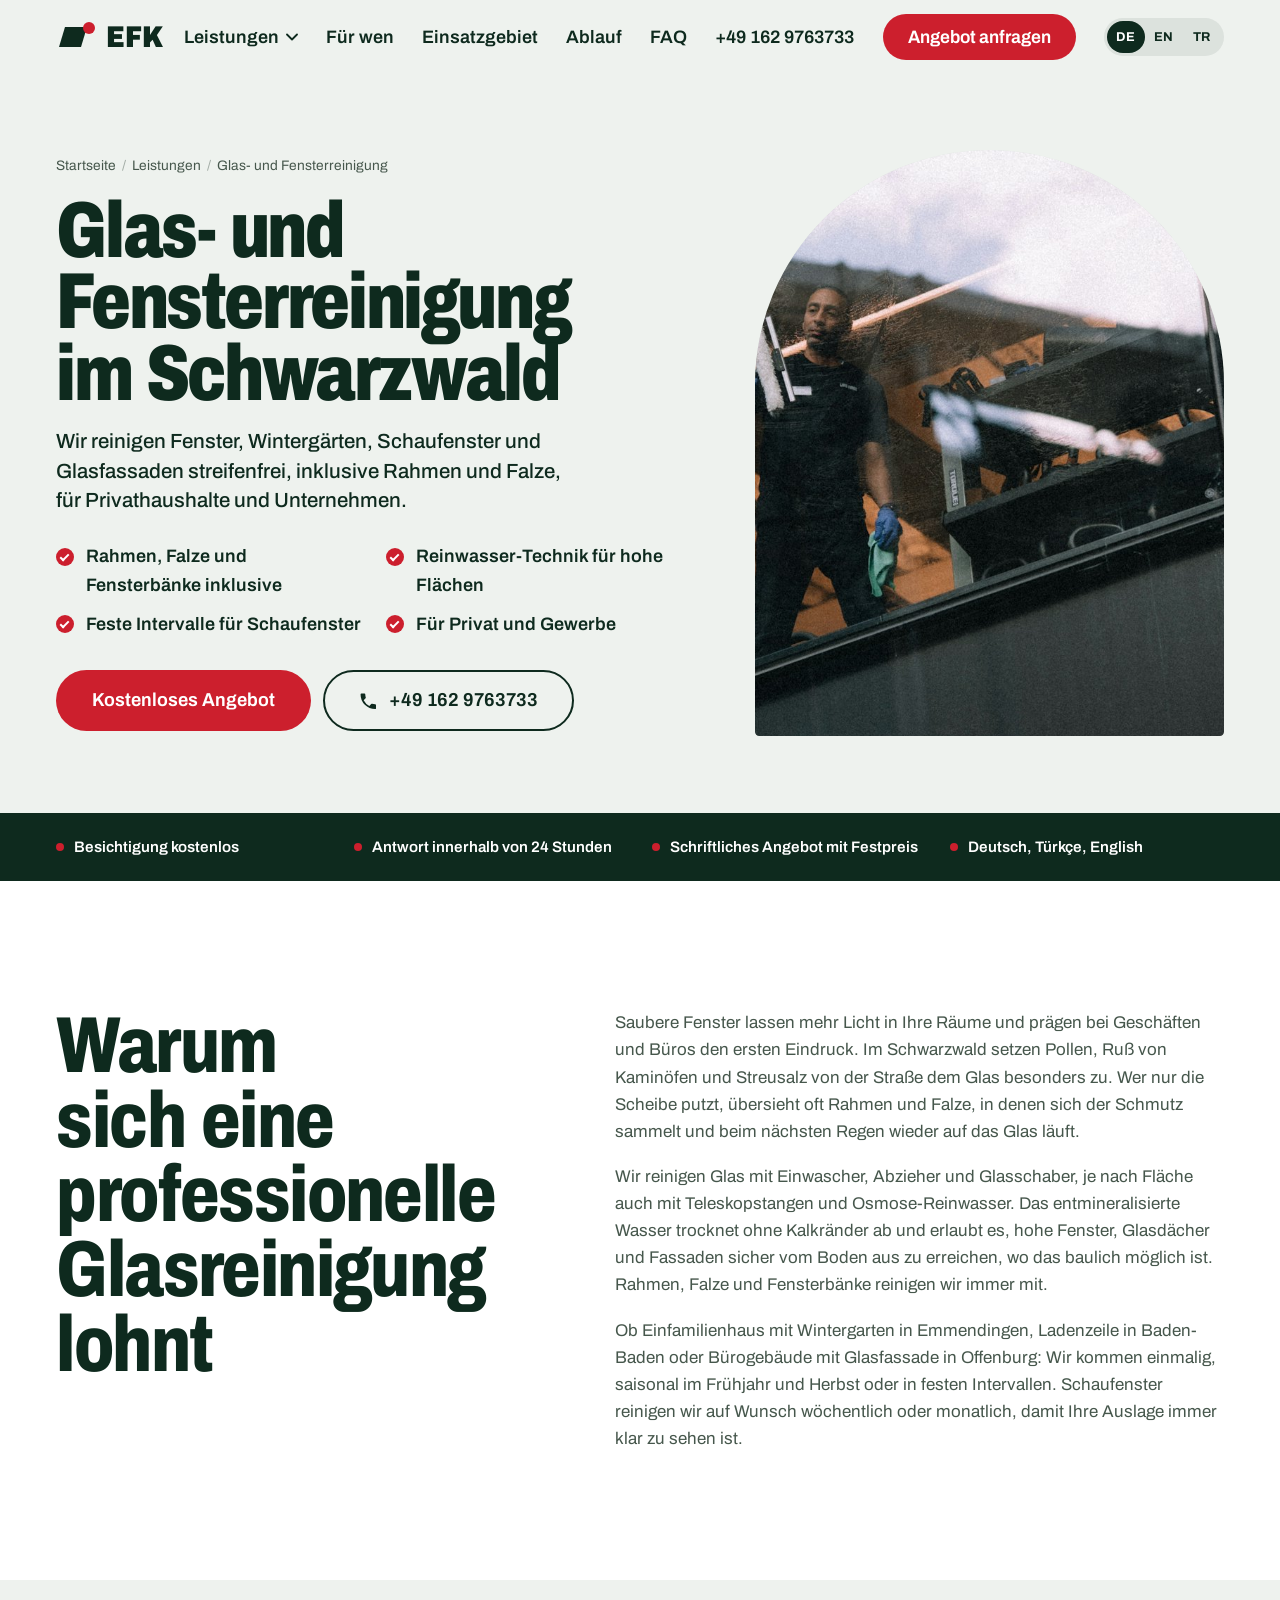
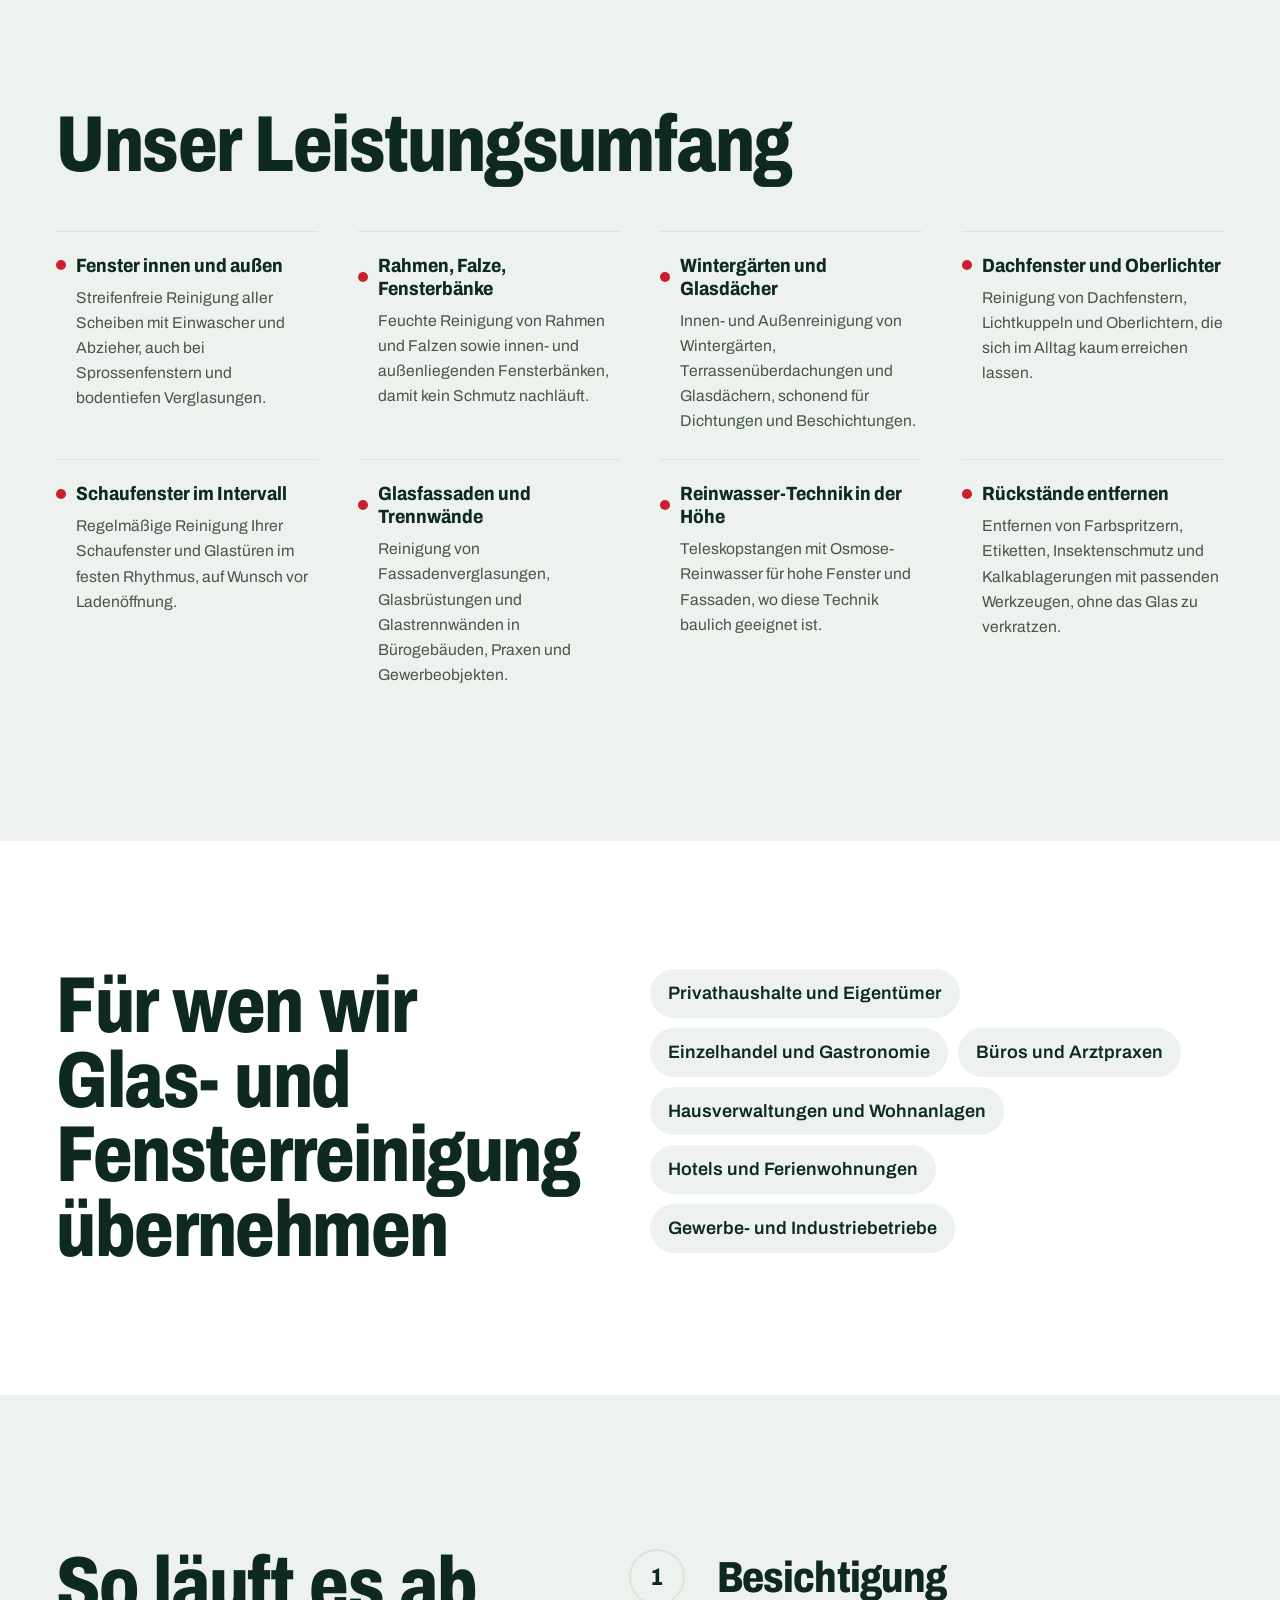
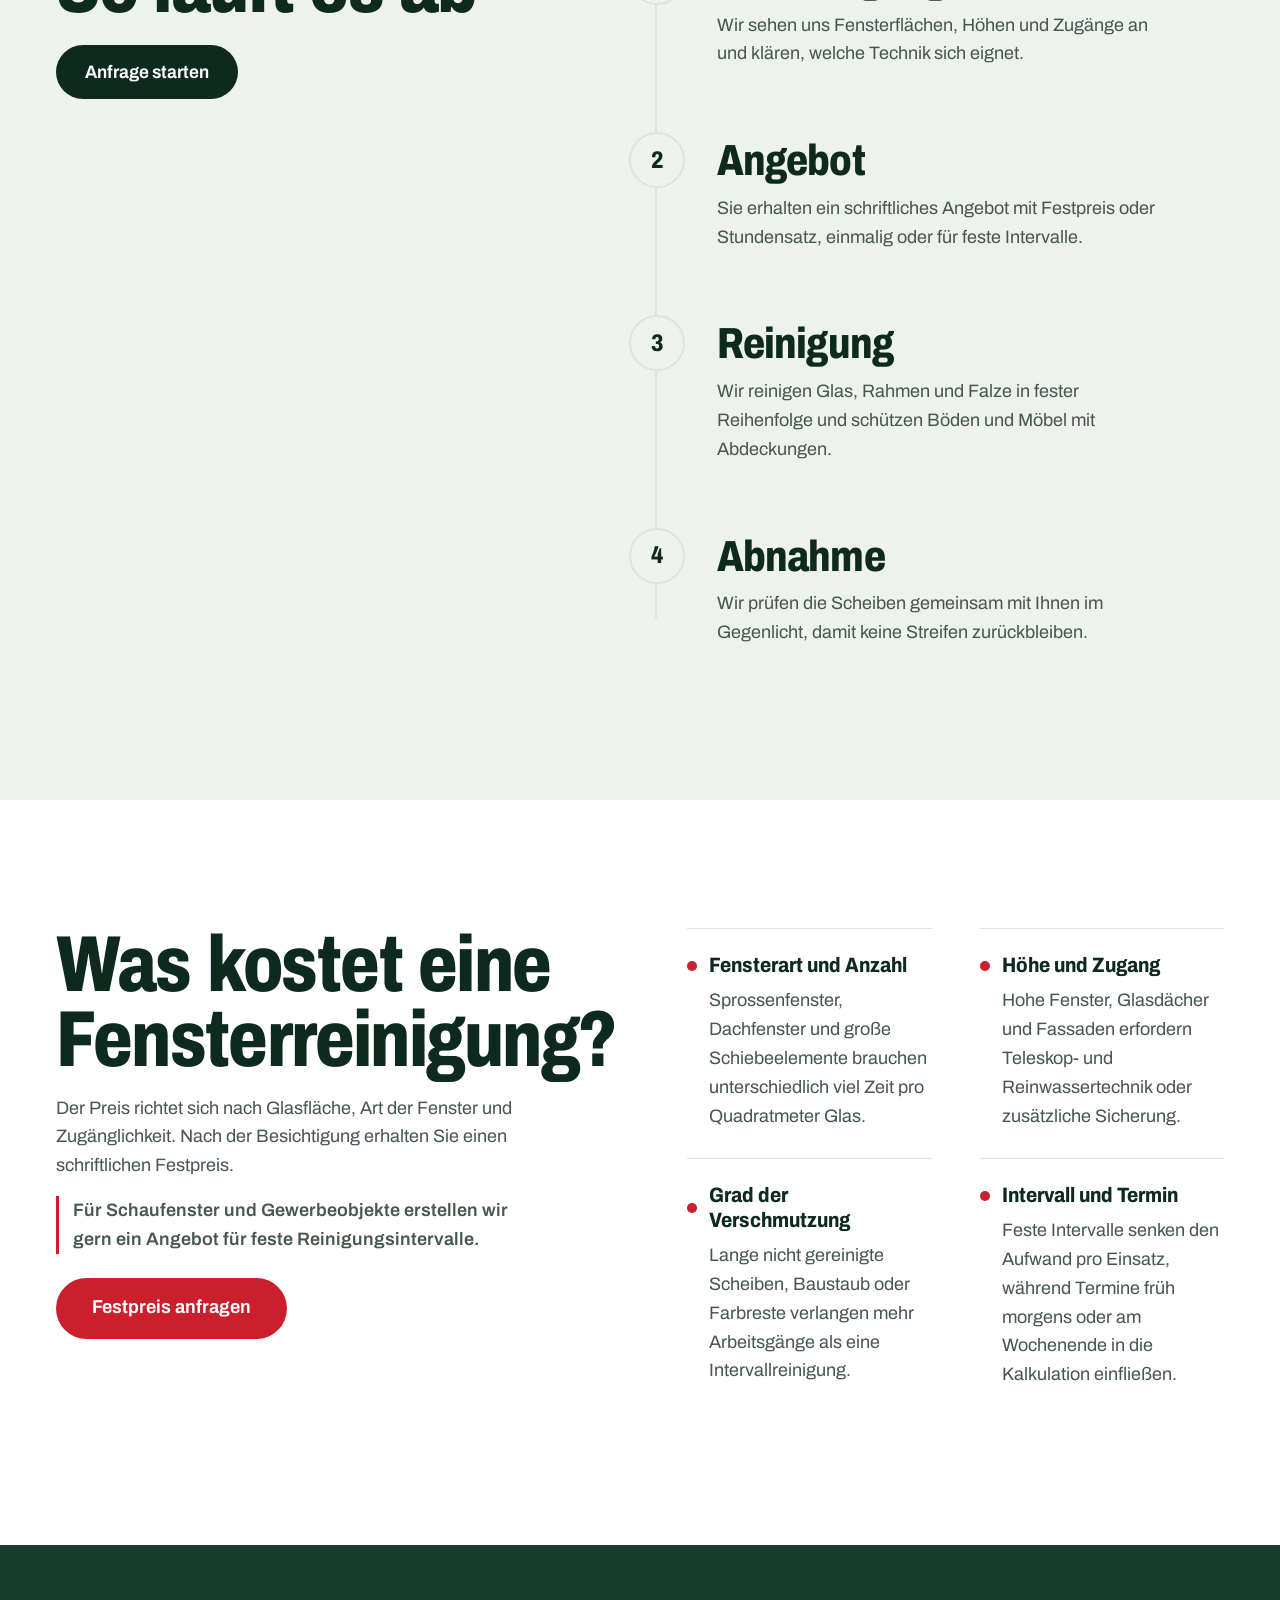
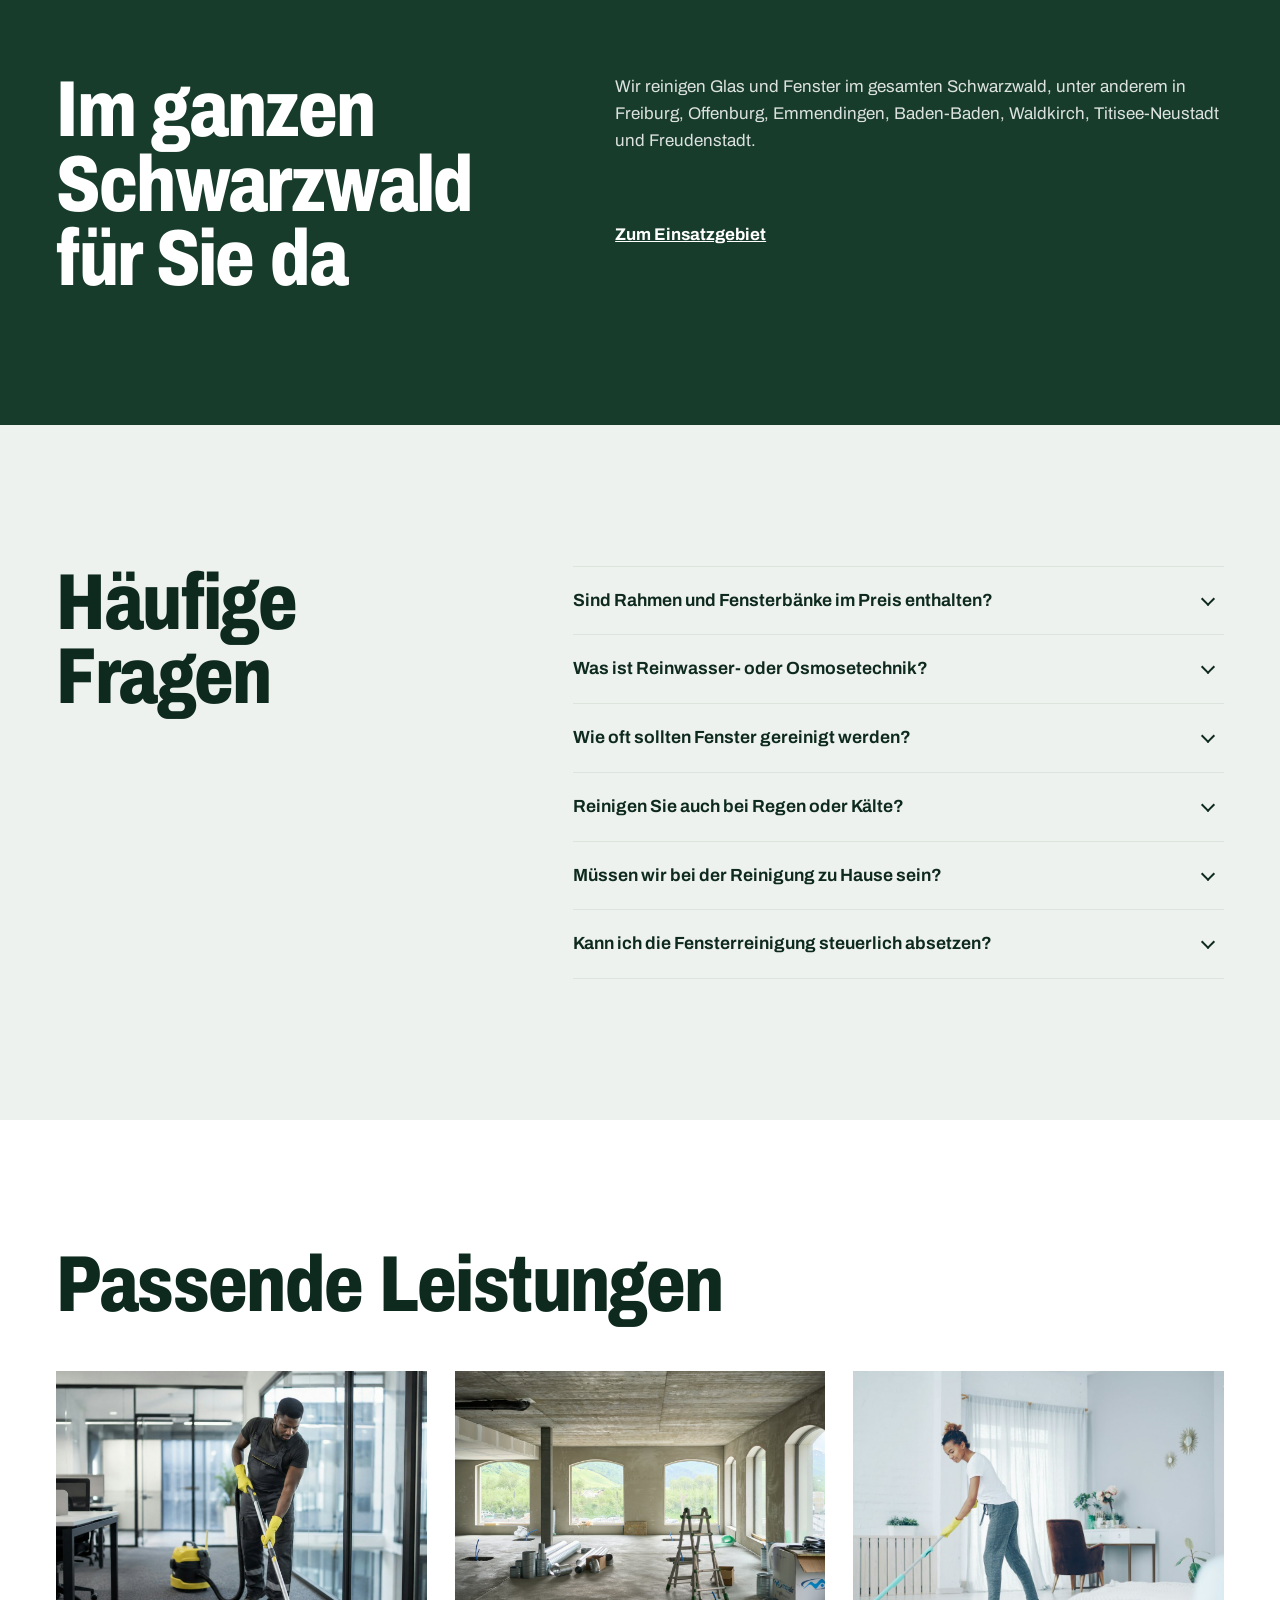
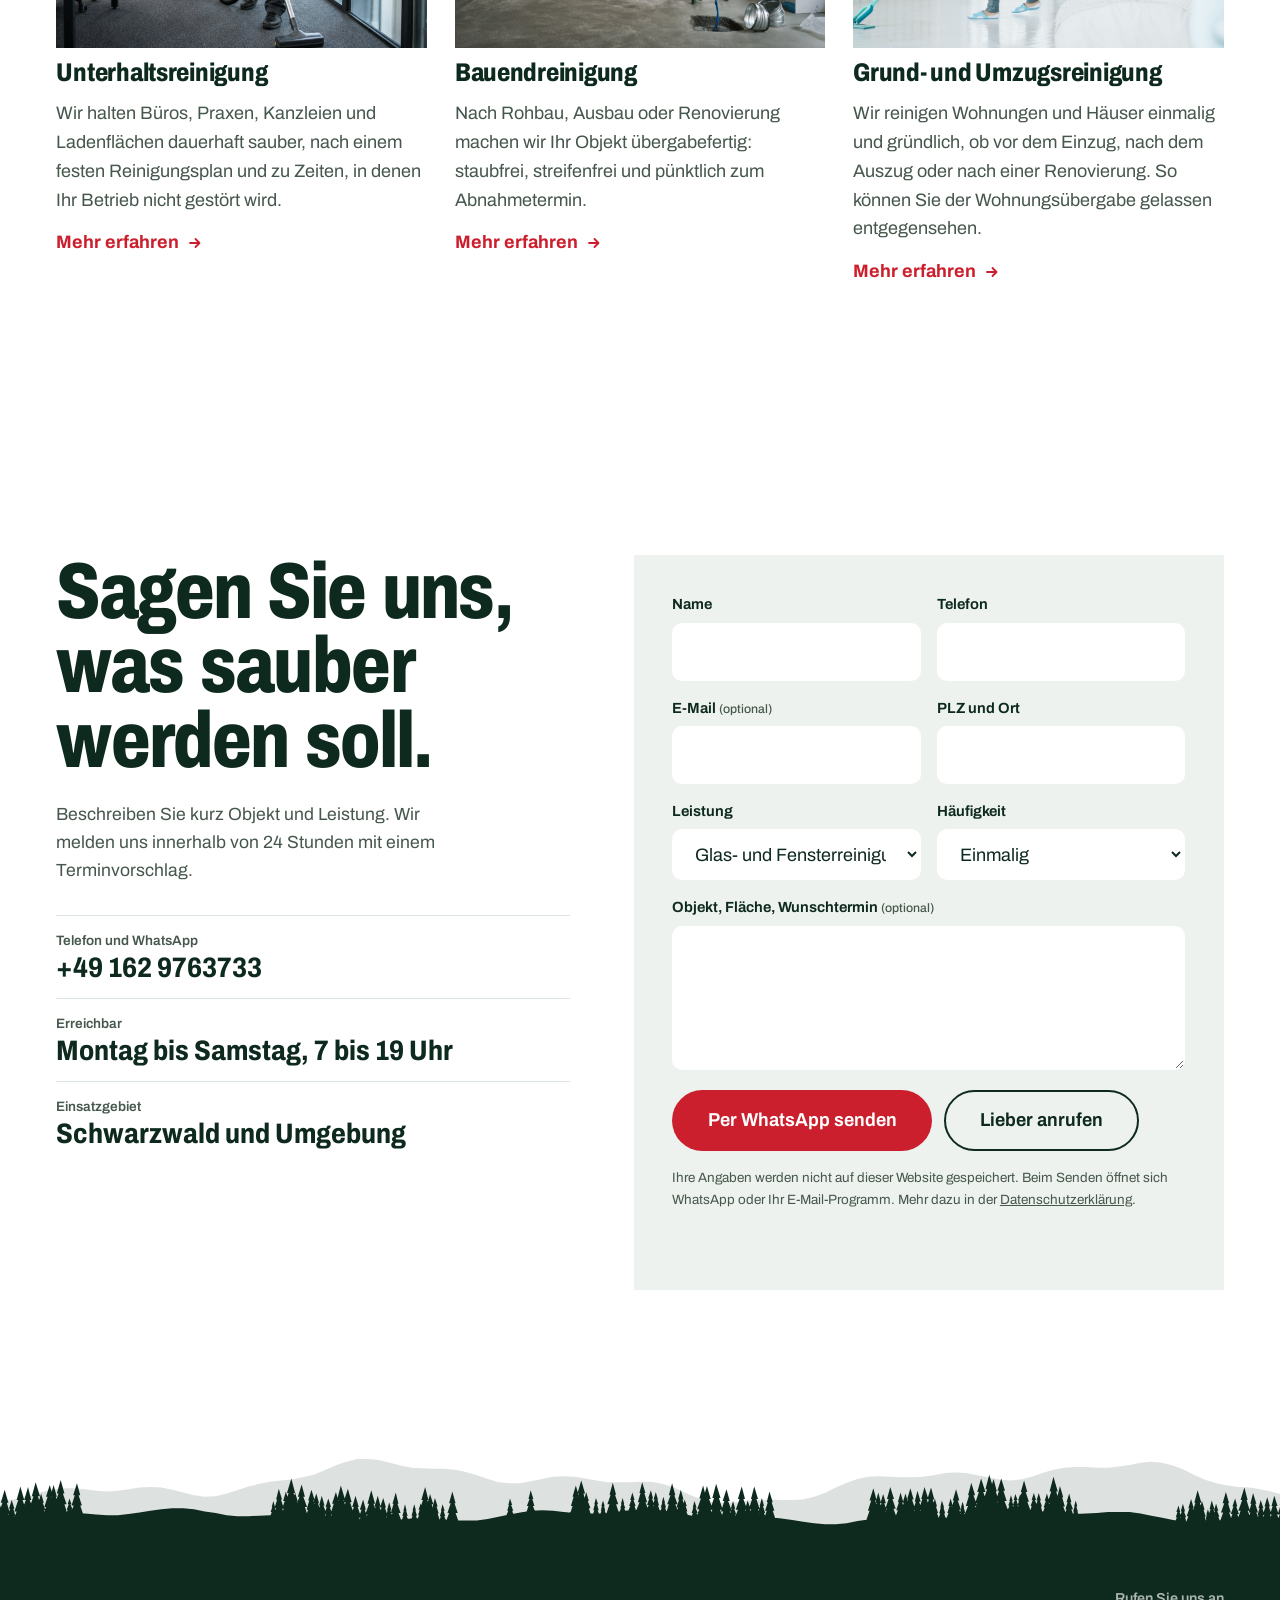
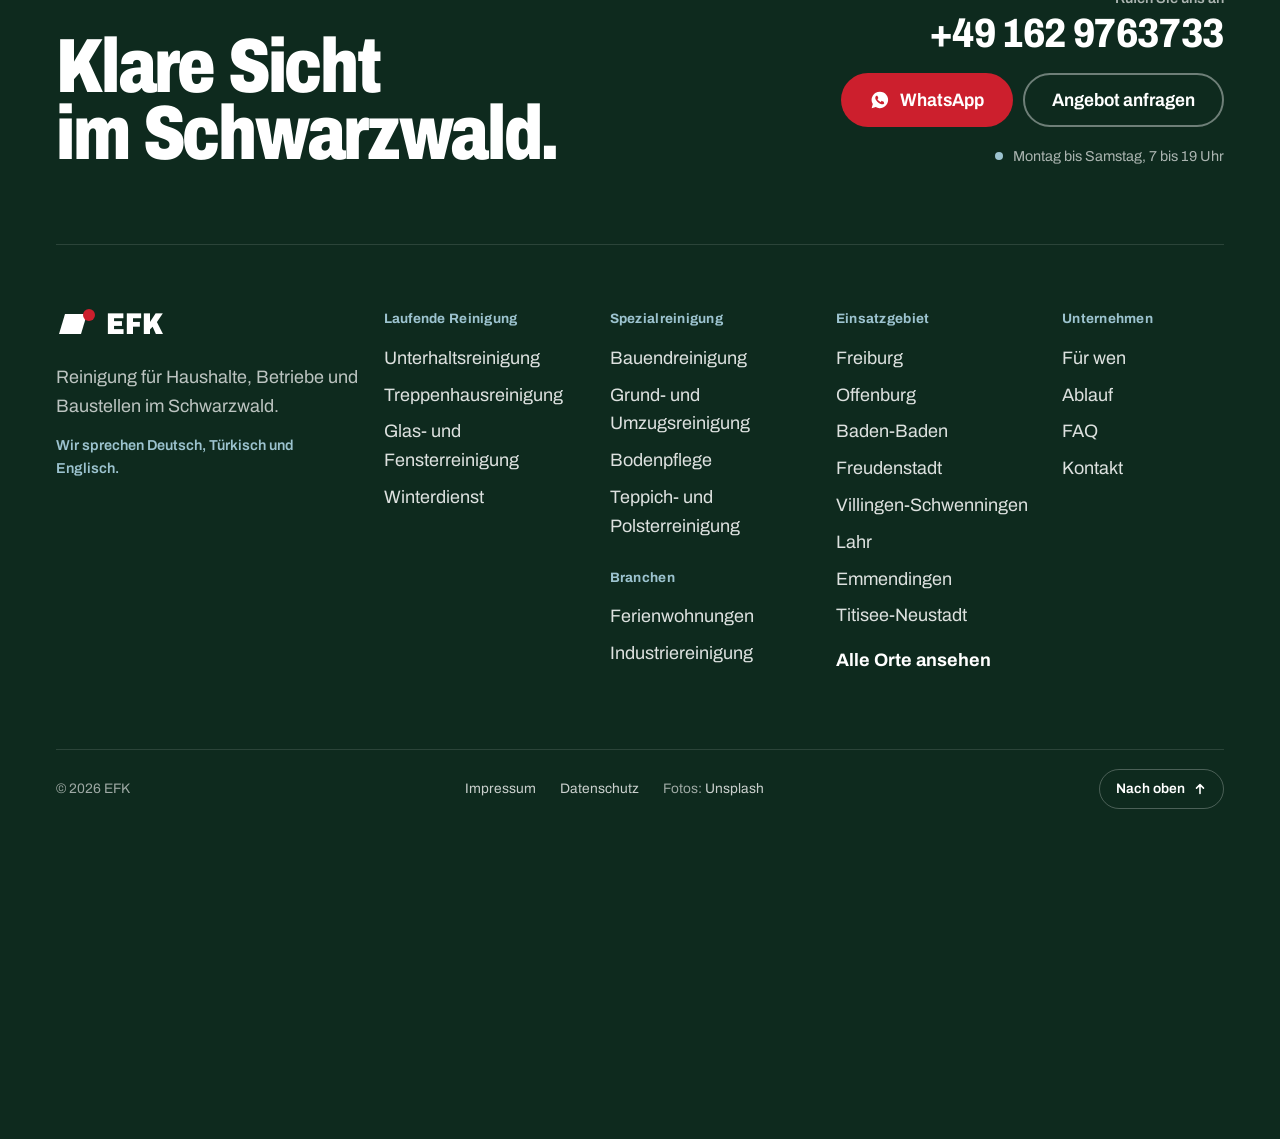
<file: leistungen/glasreinigung/index.html>
<!doctype html>
<html lang="de" class="no-js">
<head>
  <meta charset="utf-8">
  <meta name="viewport" content="width=device-width, initial-scale=1">
  <title>Glas- und Fensterreinigung im Schwarzwald | EFK</title>
  <meta name="description" content="Fensterreinigung im Schwarzwald inklusive Rahmen, Falze und Fensterbänke. Wintergärten, Schaufenster und Glasfassaden, auch mit Osmose-Reinwasser.">
  <meta name="theme-color" content="#0E2A1E">
  <meta property="og:type" content="website">
  <meta property="og:locale" content="de_DE">
  <meta property="og:title" content="Glas- und Fensterreinigung im Schwarzwald | EFK">
  <meta property="og:description" content="Fensterreinigung im Schwarzwald inklusive Rahmen, Falze und Fensterbänke. Wintergärten, Schaufenster und Glasfassaden, auch mit Osmose-Reinwasser.">
  <link rel="canonical" href="https://oeztuerkhamza.github.io/efk-temizlik/leistungen/glasreinigung/">
  <link rel="icon" href="../../favicon.svg" type="image/svg+xml">
  <link rel="preload" href="../../assets/fonts/archivo-latin.woff2" as="font" type="font/woff2" crossorigin>
  <link rel="stylesheet" href="../../assets/css/style.css">
  <script>
    document.documentElement.className = 'js';
    try {
      var l = new URLSearchParams(location.search).get('lang') || localStorage.getItem('efk-lang');
      if (l === 'en' || l === 'tr') {
        document.documentElement.classList.add('i18n-pending');
        setTimeout(function () { document.documentElement.classList.remove('i18n-pending'); }, 3000);
      }
    } catch (e) {}
  </script>
  <script type="application/ld+json">{"@context":"https://schema.org","@type":"Service","name":"Glas- und Fensterreinigung","serviceType":"Glas- und Fensterreinigung","description":"Fensterreinigung im Schwarzwald inklusive Rahmen, Falze und Fensterbänke. Wintergärten, Schaufenster und Glasfassaden, auch mit Osmose-Reinwasser.","url":"https://oeztuerkhamza.github.io/efk-temizlik/leistungen/glasreinigung/","provider":{"@type":"LocalBusiness","@id":"https://oeztuerkhamza.github.io/efk-temizlik/#business","name":"EFK","telephone":"+49 162 9763733"},"areaServed":{"@type":"Place","name":"Schwarzwald"}}</script>
  <script type="application/ld+json">{"@context":"https://schema.org","@type":"BreadcrumbList","itemListElement":[{"@type":"ListItem","position":1,"name":"Startseite","item":"https://oeztuerkhamza.github.io/efk-temizlik/"},{"@type":"ListItem","position":2,"name":"Leistungen","item":"https://oeztuerkhamza.github.io/efk-temizlik/#leistungen"},{"@type":"ListItem","position":3,"name":"Glas- und Fensterreinigung","item":"https://oeztuerkhamza.github.io/efk-temizlik/leistungen/glasreinigung/"}]}</script>
  <script type="application/ld+json">{"@context":"https://schema.org","@type":"FAQPage","mainEntity":[{"@type":"Question","name":"Sind Rahmen und Fensterbänke im Preis enthalten?","acceptedAnswer":{"@type":"Answer","text":"Ja. Rahmen, Falze und Fensterbänke gehören bei uns zur normalen Fensterreinigung und werden immer mitgereinigt."}},{"@type":"Question","name":"Was ist Reinwasser- oder Osmosetechnik?","acceptedAnswer":{"@type":"Answer","text":"Dabei wird Leitungswasser per Umkehrosmose entmineralisiert. Das reine Wasser löst Schmutz und trocknet ohne Kalkflecken, sodass wir hohe Flächen mit Teleskopstangen vom Boden aus reinigen können."}},{"@type":"Question","name":"Wie oft sollten Fenster gereinigt werden?","acceptedAnswer":{"@type":"Answer","text":"Für Privathaushalte empfehlen wir zwei bis vier Reinigungen im Jahr. Schaufenster und Eingangstüren brauchen je nach Lage eine wöchentliche oder monatliche Reinigung."}},{"@type":"Question","name":"Reinigen Sie auch bei Regen oder Kälte?","acceptedAnswer":{"@type":"Answer","text":"Leichter Regen ist meist kein Problem. Bei Frost verschieben wir die Außenreinigung, weil das Wasser sonst auf Glas und Rahmen gefriert."}},{"@type":"Question","name":"Müssen wir bei der Reinigung zu Hause sein?","acceptedAnswer":{"@type":"Answer","text":"Für die Innenreinigung brauchen wir Zugang zu den Räumen. Reine Außenarbeiten wie Fassaden oder Schaufenster erledigen wir nach Absprache auch ohne Ihre Anwesenheit."}},{"@type":"Question","name":"Kann ich die Fensterreinigung steuerlich absetzen?","acceptedAnswer":{"@type":"Answer","text":"Ja. Privathaushalte können nach § 35a EStG 20 % der Arbeitskosten direkt von der Steuerschuld abziehen, höchstens 4.000 Euro pro Jahr. Voraussetzung sind eine Rechnung und die Zahlung per Überweisung."}}]}</script>
  <script type="application/json" id="i18n-page">{"en":{"p.name":"Window cleaning","p.h1":"Window and glass cleaning in the Black Forest","p.lead":"We clean windows, conservatories, shop windows and glass façades without streaks, including frames and rebates, for private households and businesses.","p.introTitle":"Why professional window cleaning pays off","p.scopeTitle":"What we cover","p.forTitle":"Who we clean windows and glass for","p.priceTitle":"How much does window cleaning cost?","p.priceIntro":"The price depends on the glass area, the type of windows and how easy they are to reach. After the site visit you receive a written fixed price.","p.priceNote":"For shop windows and commercial premises we are happy to quote for fixed cleaning intervals.","p.areaText":"We clean windows and glass across the Black Forest, including Freiburg, Offenburg, Emmendingen, Baden-Baden, Waldkirch, Titisee-Neustadt and Freudenstadt.","p.usp1":"Frames, rebates and sills included","p.usp2":"Pure-water poles for high glass","p.usp3":"Regular intervals for shop windows","p.usp4":"For homes and businesses","p.intro1":"Clean windows let more light into your rooms, and for shops and offices they shape the first impression. In the Black Forest, pollen, soot from wood-burning stoves and road salt are particularly hard on glass. Anyone who only wipes the pane often misses the frames and rebates, where dirt collects and runs back onto the glass with the next rain shower.","p.intro2":"We clean glass with a washer, squeegee and glass scraper and, depending on the surface, with telescopic poles and pure water produced by reverse osmosis. Demineralised water dries without limescale marks and lets us reach high windows, glass roofs and façades safely from the ground wherever the building allows. Frames, rebates and sills are always part of the job.","p.intro3":"Whether it is a detached house with a conservatory in Emmendingen, a row of shops in Baden-Baden or an office building with a glass façade in Offenburg, we come for a one-off clean, seasonally in spring and autumn, or at fixed intervals. On request we clean shop windows weekly or monthly so that your display is always clearly visible.","p.scope1t":"Windows inside and out","p.scope1d":"Streak-free cleaning of every pane with washer and squeegee, including windows with glazing bars and floor-to-ceiling glazing.","p.scope2t":"Frames, rebates, sills","p.scope2d":"Damp cleaning of frames, rebates and both inside and outside sills, so that no dirt runs back down.","p.scope3t":"Conservatories and glass roofs","p.scope3d":"Cleaning conservatories, patio canopies and glass roofs inside and out, gently on seals and coatings.","p.scope4t":"Roof windows and skylights","p.scope4d":"Cleaning roof windows, rooflight domes and fanlights that are almost impossible to reach in everyday life.","p.scope5t":"Shop windows on schedule","p.scope5d":"Regular cleaning of your shop windows and glass doors at a fixed rhythm, before opening time if you wish.","p.scope6t":"Façades and glass partitions","p.scope6d":"Cleaning façade glazing, glass balustrades and glass partition walls in offices, practices and commercial buildings.","p.scope7t":"Pure water at height","p.scope7d":"Telescopic poles with pure osmosis water for high windows and façades, where the building is suitable for this technique.","p.scope8t":"Removing residue","p.scope8d":"Removing paint splashes, labels, insect marks and limescale with suitable tools, without scratching the glass.","p.for1":"Private households and homeowners","p.for2":"Retail and hospitality","p.for3":"Offices and medical practices","p.for4":"Property managers and residential blocks","p.for5":"Hotels and holiday flats","p.for6":"Commercial and industrial businesses","p.step1t":"Site visit","p.step1d":"We look at the glass areas, heights and access and decide which technique is suitable.","p.step2t":"Quote","p.step2d":"You receive a written quote with a fixed price or hourly rate, for a one-off clean or regular intervals.","p.step3t":"Cleaning","p.step3d":"We clean glass, frames and rebates in a fixed order and protect floors and furniture with covers.","p.step4t":"Sign-off","p.step4d":"We check the panes with you against the light so that no streaks are left behind.","p.price1t":"Window type and number","p.price1d":"Windows with glazing bars, roof windows and large sliding doors take different amounts of time per square metre of glass.","p.price2t":"Height and access","p.price2d":"High windows, glass roofs and façades need telescopic and pure-water equipment or additional safety measures.","p.price3t":"Level of dirt","p.price3d":"Panes that have not been cleaned for a long time, construction dust or paint residue need more passes than an interval clean.","p.price4t":"Interval and timing","p.price4d":"Fixed intervals reduce the effort per visit, while early morning or weekend appointments are factored into the calculation.","p.faq1q":"Are frames and sills included in the price?","p.faq1a":"Yes. Frames, rebates and sills are part of our standard window cleaning and are always cleaned as well.","p.faq2q":"What is pure-water or osmosis cleaning?","p.faq2a":"Tap water is demineralised by reverse osmosis. The pure water lifts dirt and dries without limescale spots, so we can clean high surfaces from the ground using telescopic poles.","p.faq3q":"How often should windows be cleaned?","p.faq3a":"For private households we recommend two to four cleans a year. Shop windows and entrance doors usually need cleaning weekly or monthly, depending on the location.","p.faq4q":"Do you clean in rain or cold weather?","p.faq4a":"Light rain is usually not a problem. In frosty weather we postpone outside work, because the water would otherwise freeze on the glass and frames.","p.faq5q":"Do we need to be at home during the cleaning?","p.faq5a":"We need access to the rooms for cleaning inside. Purely external work such as façades or shop windows can be done without you being there, by arrangement.","p.faq6q":"Can I claim window cleaning against tax?","p.faq6a":"Yes. Under § 35a EStG, the German Income Tax Act, private households can deduct 20 % of the labour costs directly from their income tax bill, up to 4,000 euros a year. You need an invoice and must pay by bank transfer.","meta.title":"Window and glass cleaning in the Black Forest | EFK","meta.desc":"Window cleaning in the Black Forest including frames, rebates and sills. Conservatories, shop windows and glass façades, also with pure-water poles.","og.title":"Window and glass cleaning in the Black Forest | EFK","og.desc":"Window cleaning in the Black Forest including frames, rebates and sills. Conservatories, shop windows and glass façades, also with pure-water poles.","p.alt":"Window cleaner on the façade of a tall building","lp.crumbs":"Breadcrumb","lp.home":"Home","lp.cta":"Free quote","lp.fact3":"Written fixed-price quote","lp.process":"How it works","lp.priceCta":"Request a fixed price","lp.areaTitle":"Across the whole Black Forest","lp.areaLink":"See our service area","lp.faq":"Frequently asked questions","lp.related":"Related services","lp.more":"Learn more","r1.name":"Regular office cleaning","r1.lead":"We keep offices, medical practices, law firms and shops clean on an ongoing basis, to a fixed cleaning schedule and at times that do not disrupt your business.","r2.name":"Post-construction cleaning","r2.lead":"After shell construction, fit-out or renovation we get your property ready for handover: dust-free, streak-free and on time for the final inspection.","r3.name":"Deep cleaning","r3.lead":"We give flats and houses a thorough one-off clean before you move in, after you move out or after a renovation, so you can face the handover with your landlord with confidence."},"tr":{"p.name":"Cam temizliği","p.h1":"Kara Orman'da cam ve pencere temizliği","p.lead":"Pencereleri, kış bahçelerini, vitrinleri ve cam cepheleri çerçeve ve kasa olukları dahil iz bırakmadan temizliyoruz; hem evler hem işletmeler için.","p.introTitle":"Profesyonel cam temizliği neden önemli?","p.scopeTitle":"Hizmet kapsamımız","p.forTitle":"Kimler için cam ve pencere temizliği yapıyoruz","p.priceTitle":"Cam temizliği ne kadar tutar?","p.priceIntro":"Fiyat; cam alanına, pencere türüne ve erişim kolaylığına göre belirlenir. Keşiften sonra size yazılı bir sabit fiyat sunarız.","p.priceNote":"Vitrinler ve ticari binalar için sabit temizlik aralıklarına yönelik memnuniyetle teklif hazırlarız.","p.areaText":"Cam ve pencere temizliğini Kara Orman genelinde, aralarında Freiburg, Offenburg, Emmendingen, Baden-Baden, Waldkirch, Titisee-Neustadt ve Freudenstadt'ın da bulunduğu birçok yerde yapıyoruz.","p.usp1":"Çerçeve, oluk ve denizlik dahil","p.usp2":"Yüksek camlar için saf su","p.usp3":"Vitrinler için düzenli aralıklar","p.usp4":"Ev ve işyerleri için","p.intro1":"Temiz pencereler odalarınıza daha fazla ışık girmesini sağlar ve mağaza ile ofislerde ilk izlenimi belirler. Kara Orman'da polen, sobalardan çıkan is ve yol tuzu camları özellikle hızlı kirletir. Yalnızca camı silen kişi çoğu zaman çerçeveleri ve kasa oluklarını atlar; oysa kir orada birikir ve bir sonraki yağmurda yeniden cama akar.","p.intro2":"Camları cam yıkama pedi, çekçek ve cam kazıyıcıyla, yüzeye göre teleskopik çubuklar ve ters ozmozla elde edilen saf suyla temizliyoruz. Minerallerden arındırılmış su kireç izi bırakmadan kurur ve binanın yapısı uygunsa yüksek pencerelere, cam çatılara ve cephelere yerden güvenle ulaşmamızı sağlar. Çerçeveler, kasa olukları ve denizlikler her zaman işin bir parçasıdır.","p.intro3":"Emmendingen'de kış bahçeli bir müstakil ev, Baden-Baden'de cadde üzerindeki bir mağaza ya da Offenburg'da cam cepheli bir ofis binası olsun; tek seferlik, ilkbahar ve sonbaharda mevsimlik ya da sabit aralıklarla geliyoruz. Vitrinlerinizi isterseniz haftalık veya aylık temizliyoruz, böylece ürünleriniz her zaman net görünür.","p.scope1t":"İç ve dış camlar","p.scope1d":"Tüm camların yıkama pedi ve çekçekle iz bırakmadan temizlenmesi, bölmeli pencereler ve boy camları da dahil.","p.scope2t":"Çerçeve, oluk, denizlik","p.scope2d":"Kirin geri akmaması için çerçevelerin, kasa oluklarının ve iç ile dış denizliklerin nemli bezle temizlenmesi.","p.scope3t":"Kış bahçeleri, cam çatılar","p.scope3d":"Kış bahçeleri, teras sundurmaları ve cam çatıların içten ve dıştan, contalara ve kaplamalara zarar vermeden temizlenmesi.","p.scope4t":"Çatı ve tepe pencereleri","p.scope4d":"Günlük hayatta neredeyse hiç ulaşılamayan çatı pencereleri, ışıklık kubbeleri ve kapı üstü camlarının temizlenmesi.","p.scope5t":"Düzenli vitrin temizliği","p.scope5d":"Vitrinlerinizin ve cam kapılarınızın sabit bir düzende, isterseniz mağaza açılmadan önce temizlenmesi.","p.scope6t":"Cam cepheler ve bölmeler","p.scope6d":"Ofis binaları, muayenehaneler ve ticari binalardaki cephe camlarının, cam korkulukların ve cam bölme duvarların temizlenmesi.","p.scope7t":"Yüksekte saf su tekniği","p.scope7d":"Binanın yapısı uygun olduğunda yüksek pencereler ve cepheler için ters ozmoz saf suyla çalışan teleskopik çubukların kullanılması.","p.scope8t":"Kalıntı temizliği","p.scope8d":"Boya lekeleri, etiketler, böcek izleri ve kireç lekelerinin camı çizmeden, uygun aletlerle giderilmesi.","p.for1":"Özel haneler ve ev sahipleri","p.for2":"Mağazalar ve restoranlar","p.for3":"Ofisler ve muayenehaneler","p.for4":"Bina yönetimleri ve siteler","p.for5":"Oteller ve tatil daireleri","p.for6":"Ticari ve sanayi işletmeleri","p.step1t":"Keşif","p.step1d":"Cam alanlarını, yükseklikleri ve erişim yollarını inceliyor, hangi tekniğin uygun olduğuna karar veriyoruz.","p.step2t":"Teklif","p.step2d":"Tek seferlik ya da düzenli aralıklar için sabit fiyatlı veya saat ücretli yazılı bir teklif alırsınız.","p.step3t":"Temizlik","p.step3d":"Camları, çerçeveleri ve olukları sabit bir sırayla temizliyor, zemin ve mobilyaları örtülerle koruyoruz.","p.step4t":"Kontrol","p.step4d":"Hiç iz kalmaması için camları sizinle birlikte ışığa karşı kontrol ediyoruz.","p.price1t":"Pencere türü ve sayısı","p.price1d":"Bölmeli pencereler, çatı pencereleri ve büyük sürgülü kapılar metrekare başına farklı süre gerektirir.","p.price2t":"Yükseklik ve erişim","p.price2d":"Yüksek pencereler, cam çatılar ve cepheler teleskopik saf su ekipmanı veya ek güvenlik önlemleri gerektirir.","p.price3t":"Kirlilik derecesi","p.price3d":"Uzun süredir temizlenmemiş camlar, inşaat tozu veya boya kalıntıları düzenli bir temizliğe göre daha fazla iş gerektirir.","p.price4t":"Sıklık ve zamanlama","p.price4d":"Sabit aralıklar ziyaret başına iş yükünü azaltır; sabah erken veya hafta sonu randevuları ise hesaplamaya dahil edilir.","p.faq1q":"Çerçeveler ve denizlikler fiyata dahil mi?","p.faq1a":"Evet. Çerçeveler, kasa olukları ve denizlikler standart pencere temizliğimizin bir parçasıdır ve her zaman temizlenir.","p.faq2q":"Saf su veya ozmoz tekniği nedir?","p.faq2a":"Musluk suyu ters ozmozla minerallerinden arındırılır. Bu saf su kiri çözer ve kireç lekesi bırakmadan kurur; böylece yüksek yüzeyleri teleskopik çubuklarla yerden temizleyebiliriz.","p.faq3q":"Pencereler ne sıklıkla temizlenmeli?","p.faq3a":"Özel haneler için yılda iki ile dört temizlik öneriyoruz. Mağaza vitrinleri ve giriş kapıları ise konuma göre genellikle haftalık veya aylık temizlik gerektirir.","p.faq4q":"Yağmurda veya soğukta da temizlik yapıyor musunuz?","p.faq4a":"Hafif yağmur genellikle sorun değildir. Don olduğunda dış temizliği erteliyoruz, çünkü su aksi halde cam ve çerçeve üzerinde donar.","p.faq5q":"Temizlik sırasında evde bulunmamız gerekiyor mu?","p.faq5a":"İç temizlik için odalara erişmemiz gerekir. Cephe veya vitrin gibi yalnızca dış mekândaki işleri, anlaşmaya göre siz yokken de yapabiliriz.","p.faq6q":"Cam temizliğini vergiden düşebilir miyim?","p.faq6a":"Evet. § 35a EStG (Alman Gelir Vergisi Kanunu) uyarınca özel haneler işçilik maliyetlerinin %20'sini doğrudan gelir vergisinden düşebilir; yıllık indirim en fazla 4.000 Euro'dur. Bunun için fatura ve banka havalesiyle ödeme gerekir.","meta.title":"Kara Orman'da cam ve pencere temizliği | EFK","meta.desc":"Kara Orman'da çerçeve, kasa oluğu ve denizlik dahil pencere temizliği. Kış bahçeleri, vitrinler ve cam cepheler, gerekirse saf su tekniğiyle.","og.title":"Kara Orman'da cam ve pencere temizliği | EFK","og.desc":"Kara Orman'da çerçeve, kasa oluğu ve denizlik dahil pencere temizliği. Kış bahçeleri, vitrinler ve cam cepheler, gerekirse saf su tekniğiyle.","p.alt":"Yüksek bir binanın cephesinde cam temizleyen çalışan","lp.crumbs":"Sayfa konumu","lp.home":"Ana sayfa","lp.cta":"Ücretsiz teklif","lp.fact3":"Yazılı sabit fiyat teklifi","lp.process":"Süreç nasıl işler","lp.priceCta":"Sabit fiyat isteyin","lp.areaTitle":"Tüm Kara Orman'da yanınızdayız","lp.areaLink":"Hizmet bölgesine bakın","lp.faq":"Sık sorulan sorular","lp.related":"İlgili hizmetler","lp.more":"Daha fazla bilgi","r1.name":"Düzenli ofis temizliği","r1.lead":"Ofisleri, muayenehaneleri, hukuk bürolarını ve mağazaları sabit bir temizlik planıyla, işinizi aksatmayacak saatlerde sürekli temiz tutuyoruz.","r2.name":"İnşaat sonrası temizlik","r2.lead":"Kaba inşaat, iç tadilat veya renovasyondan sonra binanızı teslime hazırlıyoruz: tozsuz, iz bırakmadan ve teslim tarihine tam zamanında.","r3.name":"Detaylı temizlik","r3.lead":"Daireleri ve evleri taşınmadan önce, taşındıktan sonra veya tadilattan sonra tek seferlik ve detaylı olarak temizliyoruz. Böylece ev sahibiyle yapılacak teslime (Wohnungsübergabe) gönül rahatlığıyla gidersiniz."}}</script>
</head>
<body class="page-lp" data-root="../../" data-service-index="3">
  <a class="skip" href="#inhalt" data-i18n="skip">Zum Inhalt springen</a>

  <header class="site-header" id="top">
    <a class="brand" href="../../" aria-label="EFK, zur Startseite" data-i18n-attr="aria-label:aria.home">
      <svg class="brand-mark" viewBox="0 0 40 32" aria-hidden="true">
        <path d="M9 6h22l-6 20H3z" fill="currentColor"/>
        <circle cx="33" cy="7" r="6" fill="#CC1F2D"/>
      </svg>
      <span class="brand-name">EFK</span>
    </a>

    <nav class="nav" id="nav" aria-label="Hauptmenü" data-i18n-attr="aria-label:aria.menu">
      <ul class="nav-list">
        <li class="has-mega">
          <button class="nav-trigger" type="button" aria-expanded="false" aria-controls="mega"><span data-i18n="nav.services">Leistungen</span><svg viewBox="0 0 12 8" aria-hidden="true"><path d="M1 1.5l5 5 5-5" fill="none" stroke="currentColor" stroke-width="1.8" stroke-linecap="round" stroke-linejoin="round"/></svg></button>
          <div class="mega" id="mega">
            <div class="mega-col">
              <p class="mega-title" data-i18n="mega.laufend">Laufende Reinigung</p>
              <ul>
                <li><a href="../../leistungen/unterhaltsreinigung/" data-i18n="svc.unterhaltsreinigung">Unterhaltsreinigung</a></li>
                <li><a href="../../leistungen/treppenhausreinigung/" data-i18n="svc.treppenhausreinigung">Treppenhausreinigung</a></li>
                <li><a href="../../leistungen/glasreinigung/" data-i18n="svc.glasreinigung">Glas- und Fensterreinigung</a></li>
                <li><a href="../../leistungen/winterdienst/" data-i18n="svc.winterdienst">Winterdienst</a></li>
              </ul>
            </div>
            <div class="mega-col">
              <p class="mega-title" data-i18n="mega.spezial">Spezialreinigung</p>
              <ul>
                <li><a href="../../leistungen/bauendreinigung/" data-i18n="svc.bauendreinigung">Bauendreinigung</a></li>
                <li><a href="../../leistungen/grundreinigung/" data-i18n="svc.grundreinigung">Grund- und Umzugsreinigung</a></li>
                <li><a href="../../leistungen/bodenpflege/" data-i18n="svc.bodenpflege">Bodenpflege</a></li>
                <li><a href="../../leistungen/polsterreinigung/" data-i18n="svc.polsterreinigung">Teppich- und Polsterreinigung</a></li>
              </ul>
            </div>
            <div class="mega-col">
              <p class="mega-title" data-i18n="mega.branchen">Branchen</p>
              <ul>
                <li><a href="../../leistungen/ferienwohnungen/" data-i18n="svc.ferienwohnungen">Ferienwohnungen</a></li>
                <li><a href="../../leistungen/industriereinigung/" data-i18n="svc.industriereinigung">Industriereinigung</a></li>
              </ul>
            </div>
            <div class="mega-col mega-help">
              <p data-i18n="mega.help">Nicht sicher, welche Leistung passt? Rufen Sie an, wir beraten Sie gern.</p>
              <a class="mega-phone" href="tel:+491629763733">+49 162 9763733</a>
            </div>
          </div>
        </li>
        <li><a href="../../#fuer-wen" data-i18n="nav.clients">Für wen</a></li>
        <li><a href="../../#gebiet" data-i18n="nav.area">Einsatzgebiet</a></li>
        <li><a href="../../#ablauf" data-i18n="nav.process">Ablauf</a></li>
        <li><a href="../../#faq" data-i18n="nav.faq">FAQ</a></li>
        <li class="nav-phone"><a href="tel:+491629763733">+49 162 9763733</a></li>
        <li class="nav-cta"><a class="btn btn--red" href="#kontakt"><span data-i18n="nav.quote">Angebot anfragen</span></a></li>
      </ul>
    </nav>

    <div class="lang" role="group" aria-label="Sprache / Language / Dil">
      <button type="button" data-lang="de" aria-pressed="true" lang="de" title="Deutsch">DE</button>
      <button type="button" data-lang="en" aria-pressed="false" lang="en" title="English">EN</button>
      <button type="button" data-lang="tr" aria-pressed="false" lang="tr" title="Türkçe">TR</button>
    </div>

    <button class="menu-btn" type="button" aria-expanded="false" aria-controls="nav">
      <span data-i18n="menu">Menü</span>
      <span class="menu-btn-bars" aria-hidden="true"><i></i><i></i></span>
    </button>
  </header>

  <main id="inhalt">
    <section class="lp-hero" aria-labelledby="lp-title">
      <div class="wrap lp-hero-grid">
        <div class="lp-hero-copy">
          <nav class="crumbs" aria-label="Brotkrumen-Navigation" data-i18n-attr="aria-label:lp.crumbs">
            <ol>
              <li><a href="../../" data-i18n="lp.home">Startseite</a></li>
              <li><a href="../../#leistungen" data-i18n="nav.services">Leistungen</a></li>
              <li aria-current="page" data-i18n="p.name">Glas- und Fensterreinigung</li>
            </ol>
          </nav>
          <h1 id="lp-title" data-i18n="p.h1">Glas- und Fensterreinigung im Schwarzwald</h1>
          <p class="lp-lead" data-i18n="p.lead">Wir reinigen Fenster, Wintergärten, Schaufenster und Glasfassaden streifenfrei, inklusive Rahmen und Falze, für Privathaushalte und Unternehmen.</p>
          <ul class="checks lp-usps">
            <li data-i18n="p.usp1">Rahmen, Falze und Fensterbänke inklusive</li>
            <li data-i18n="p.usp2">Reinwasser-Technik für hohe Flächen</li>
            <li data-i18n="p.usp3">Feste Intervalle für Schaufenster</li>
            <li data-i18n="p.usp4">Für Privat und Gewerbe</li>
          </ul>
          <div class="hero-actions">
            <a class="btn btn--red btn--lg" href="#kontakt"><span data-i18n="lp.cta">Kostenloses Angebot</span></a>
            <a class="btn btn--ghost btn--lg" href="tel:+491629763733"><span><svg class="ico" viewBox="0 0 24 24" aria-hidden="true"><path d="M6.6 10.8a15.1 15.1 0 0 0 6.6 6.6l2.2-2.2a1 1 0 0 1 1-.25 11.4 11.4 0 0 0 3.6.57 1 1 0 0 1 1 1V20a1 1 0 0 1-1 1A17 17 0 0 1 3 4a1 1 0 0 1 1-1h3.5a1 1 0 0 1 1 1c0 1.25.2 2.45.57 3.6a1 1 0 0 1-.25 1z" fill="currentColor"/></svg>+49 162 9763733</span></a>
          </div>
        </div>
        <figure class="lp-hero-img"><img src="../../assets/img/cam.jpg" width="1400" height="933" alt="Glasreiniger an der Fassade eines hohen Gebäudes" data-i18n-attr="alt:p.alt" fetchpriority="high" decoding="async"></figure>
      </div>
    </section>

    <div class="lp-facts">
      <ul class="wrap">
        <li data-i18n="hero.fact1">Besichtigung kostenlos</li>
        <li data-i18n="hero.fact2">Antwort innerhalb von 24 Stunden</li>
        <li data-i18n="lp.fact3">Schriftliches Angebot mit Festpreis</li>
        <li>Deutsch, Türkçe, English</li>
      </ul>
    </div>

    <section class="lp-section lp-white" aria-labelledby="lp-intro">
      <div class="wrap lp-2col">
        <h2 class="h2" id="lp-intro" data-i18n="p.introTitle">Warum sich eine professionelle Glasreinigung lohnt</h2>
        <div class="lp-prose">
          <p data-i18n="p.intro1">Saubere Fenster lassen mehr Licht in Ihre Räume und prägen bei Geschäften und Büros den ersten Eindruck. Im Schwarzwald setzen Pollen, Ruß von Kaminöfen und Streusalz von der Straße dem Glas besonders zu. Wer nur die Scheibe putzt, übersieht oft Rahmen und Falze, in denen sich der Schmutz sammelt und beim nächsten Regen wieder auf das Glas läuft.</p>
          <p data-i18n="p.intro2">Wir reinigen Glas mit Einwascher, Abzieher und Glasschaber, je nach Fläche auch mit Teleskopstangen und Osmose-Reinwasser. Das entmineralisierte Wasser trocknet ohne Kalkränder ab und erlaubt es, hohe Fenster, Glasdächer und Fassaden sicher vom Boden aus zu erreichen, wo das baulich möglich ist. Rahmen, Falze und Fensterbänke reinigen wir immer mit.</p>
          <p data-i18n="p.intro3">Ob Einfamilienhaus mit Wintergarten in Emmendingen, Ladenzeile in Baden-Baden oder Bürogebäude mit Glasfassade in Offenburg: Wir kommen einmalig, saisonal im Frühjahr und Herbst oder in festen Intervallen. Schaufenster reinigen wir auf Wunsch wöchentlich oder monatlich, damit Ihre Auslage immer klar zu sehen ist.</p>
        </div>
      </div>
    </section>

    <section class="lp-section" aria-labelledby="lp-scope">
      <div class="wrap">
        <div class="scope-head"><h2 class="h2" id="lp-scope" data-i18n="p.scopeTitle">Unser Leistungsumfang</h2></div>
        <ul class="scope-grid">
          <li><h3 data-i18n="p.scope1t">Fenster innen und außen</h3><p data-i18n="p.scope1d">Streifenfreie Reinigung aller Scheiben mit Einwascher und Abzieher, auch bei Sprossenfenstern und bodentiefen Verglasungen.</p></li>
          <li><h3 data-i18n="p.scope2t">Rahmen, Falze, Fensterbänke</h3><p data-i18n="p.scope2d">Feuchte Reinigung von Rahmen und Falzen sowie innen- und außenliegenden Fensterbänken, damit kein Schmutz nachläuft.</p></li>
          <li><h3 data-i18n="p.scope3t">Wintergärten und Glasdächer</h3><p data-i18n="p.scope3d">Innen- und Außenreinigung von Wintergärten, Terrassenüberdachungen und Glasdächern, schonend für Dichtungen und Beschichtungen.</p></li>
          <li><h3 data-i18n="p.scope4t">Dachfenster und Oberlichter</h3><p data-i18n="p.scope4d">Reinigung von Dachfenstern, Lichtkuppeln und Oberlichtern, die sich im Alltag kaum erreichen lassen.</p></li>
          <li><h3 data-i18n="p.scope5t">Schaufenster im Intervall</h3><p data-i18n="p.scope5d">Regelmäßige Reinigung Ihrer Schaufenster und Glastüren im festen Rhythmus, auf Wunsch vor Ladenöffnung.</p></li>
          <li><h3 data-i18n="p.scope6t">Glasfassaden und Trennwände</h3><p data-i18n="p.scope6d">Reinigung von Fassadenverglasungen, Glasbrüstungen und Glastrennwänden in Bürogebäuden, Praxen und Gewerbeobjekten.</p></li>
          <li><h3 data-i18n="p.scope7t">Reinwasser-Technik in der Höhe</h3><p data-i18n="p.scope7d">Teleskopstangen mit Osmose-Reinwasser für hohe Fenster und Fassaden, wo diese Technik baulich geeignet ist.</p></li>
          <li><h3 data-i18n="p.scope8t">Rückstände entfernen</h3><p data-i18n="p.scope8d">Entfernen von Farbspritzern, Etiketten, Insektenschmutz und Kalkablagerungen mit passenden Werkzeugen, ohne das Glas zu verkratzen.</p></li>
        </ul>
      </div>
    </section>

    <section class="lp-section lp-white" aria-labelledby="lp-for">
      <div class="wrap lp-2col">
        <h2 class="h2" id="lp-for" data-i18n="p.forTitle">Für wen wir Glas- und Fensterreinigung übernehmen</h2>
        <ul class="pill-list">
          <li data-i18n="p.for1">Privathaushalte und Eigentümer</li>
          <li data-i18n="p.for2">Einzelhandel und Gastronomie</li>
          <li data-i18n="p.for3">Büros und Arztpraxen</li>
          <li data-i18n="p.for4">Hausverwaltungen und Wohnanlagen</li>
          <li data-i18n="p.for5">Hotels und Ferienwohnungen</li>
          <li data-i18n="p.for6">Gewerbe- und Industriebetriebe</li>
        </ul>
      </div>
    </section>

    <section class="process" aria-labelledby="lp-process">
      <div class="wrap process-grid">
        <div class="process-head">
          <h2 class="h2" id="lp-process" data-i18n="lp.process">So läuft es ab</h2>
          <a class="btn btn--dark" href="#kontakt"><span data-i18n="process.cta">Anfrage starten</span></a>
        </div>
        <ol class="steps">
          <li class="step"><span class="step-n">1</span><h3 data-i18n="p.step1t">Besichtigung</h3><p data-i18n="p.step1d">Wir sehen uns Fensterflächen, Höhen und Zugänge an und klären, welche Technik sich eignet.</p></li>
          <li class="step"><span class="step-n">2</span><h3 data-i18n="p.step2t">Angebot</h3><p data-i18n="p.step2d">Sie erhalten ein schriftliches Angebot mit Festpreis oder Stundensatz, einmalig oder für feste Intervalle.</p></li>
          <li class="step"><span class="step-n">3</span><h3 data-i18n="p.step3t">Reinigung</h3><p data-i18n="p.step3d">Wir reinigen Glas, Rahmen und Falze in fester Reihenfolge und schützen Böden und Möbel mit Abdeckungen.</p></li>
          <li class="step"><span class="step-n">4</span><h3 data-i18n="p.step4t">Abnahme</h3><p data-i18n="p.step4d">Wir prüfen die Scheiben gemeinsam mit Ihnen im Gegenlicht, damit keine Streifen zurückbleiben.</p></li>
        </ol>
      </div>
    </section>

    <section class="lp-section lp-white lp-price" aria-labelledby="lp-price">
      <div class="wrap lp-2col">
        <div class="lp-price-copy">
          <h2 class="h2" id="lp-price" data-i18n="p.priceTitle">Was kostet eine Fensterreinigung?</h2>
          <p data-i18n="p.priceIntro">Der Preis richtet sich nach Glasfläche, Art der Fenster und Zugänglichkeit. Nach der Besichtigung erhalten Sie einen schriftlichen Festpreis.</p>
          <p class="price-note" data-i18n="p.priceNote">Für Schaufenster und Gewerbeobjekte erstellen wir gern ein Angebot für feste Reinigungsintervalle.</p>
          <a class="btn btn--red btn--lg" href="#kontakt"><span data-i18n="lp.priceCta">Festpreis anfragen</span></a>
        </div>
        <dl class="promises">
          <div><dt data-i18n="p.price1t">Fensterart und Anzahl</dt><dd data-i18n="p.price1d">Sprossenfenster, Dachfenster und große Schiebeelemente brauchen unterschiedlich viel Zeit pro Quadratmeter Glas.</dd></div>
          <div><dt data-i18n="p.price2t">Höhe und Zugang</dt><dd data-i18n="p.price2d">Hohe Fenster, Glasdächer und Fassaden erfordern Teleskop- und Reinwassertechnik oder zusätzliche Sicherung.</dd></div>
          <div><dt data-i18n="p.price3t">Grad der Verschmutzung</dt><dd data-i18n="p.price3d">Lange nicht gereinigte Scheiben, Baustaub oder Farbreste verlangen mehr Arbeitsgänge als eine Intervallreinigung.</dd></div>
          <div><dt data-i18n="p.price4t">Intervall und Termin</dt><dd data-i18n="p.price4d">Feste Intervalle senken den Aufwand pro Einsatz, während Termine früh morgens oder am Wochenende in die Kalkulation einfließen.</dd></div>
        </dl>
      </div>
    </section>

    <section class="lp-section lp-area" aria-labelledby="lp-area">
      <div class="wrap lp-2col">
        <h2 class="h2" id="lp-area" data-i18n="lp.areaTitle">Im ganzen Schwarzwald für Sie da</h2>
        <div class="lp-prose">
          <p data-i18n="p.areaText">Wir reinigen Glas und Fenster im gesamten Schwarzwald, unter anderem in Freiburg, Offenburg, Emmendingen, Baden-Baden, Waldkirch, Titisee-Neustadt und Freudenstadt.</p>
          <p><a href="../../#gebiet" data-i18n="lp.areaLink">Zum Einsatzgebiet</a></p>
        </div>
      </div>
    </section>

    <section class="faq lp-faq" id="faq" aria-labelledby="lp-faq">
      <div class="wrap faq-grid">
        <h2 class="h2" id="lp-faq" data-i18n="lp.faq">Häufige Fragen</h2>
        <div class="faq-list">
          <details><summary data-i18n="p.faq1q">Sind Rahmen und Fensterbänke im Preis enthalten?</summary><p data-i18n="p.faq1a">Ja. Rahmen, Falze und Fensterbänke gehören bei uns zur normalen Fensterreinigung und werden immer mitgereinigt.</p></details>
          <details><summary data-i18n="p.faq2q">Was ist Reinwasser- oder Osmosetechnik?</summary><p data-i18n="p.faq2a">Dabei wird Leitungswasser per Umkehrosmose entmineralisiert. Das reine Wasser löst Schmutz und trocknet ohne Kalkflecken, sodass wir hohe Flächen mit Teleskopstangen vom Boden aus reinigen können.</p></details>
          <details><summary data-i18n="p.faq3q">Wie oft sollten Fenster gereinigt werden?</summary><p data-i18n="p.faq3a">Für Privathaushalte empfehlen wir zwei bis vier Reinigungen im Jahr. Schaufenster und Eingangstüren brauchen je nach Lage eine wöchentliche oder monatliche Reinigung.</p></details>
          <details><summary data-i18n="p.faq4q">Reinigen Sie auch bei Regen oder Kälte?</summary><p data-i18n="p.faq4a">Leichter Regen ist meist kein Problem. Bei Frost verschieben wir die Außenreinigung, weil das Wasser sonst auf Glas und Rahmen gefriert.</p></details>
          <details><summary data-i18n="p.faq5q">Müssen wir bei der Reinigung zu Hause sein?</summary><p data-i18n="p.faq5a">Für die Innenreinigung brauchen wir Zugang zu den Räumen. Reine Außenarbeiten wie Fassaden oder Schaufenster erledigen wir nach Absprache auch ohne Ihre Anwesenheit.</p></details>
          <details><summary data-i18n="p.faq6q">Kann ich die Fensterreinigung steuerlich absetzen?</summary><p data-i18n="p.faq6a">Ja. Privathaushalte können nach § 35a EStG 20 % der Arbeitskosten direkt von der Steuerschuld abziehen, höchstens 4.000 Euro pro Jahr. Voraussetzung sind eine Rechnung und die Zahlung per Überweisung.</p></details>
        </div>
      </div>
    </section>

    <section class="lp-section lp-white lp-related" aria-labelledby="lp-related">
      <div class="wrap">
        <h2 class="h2" id="lp-related" data-i18n="lp.related">Passende Leistungen</h2>
        <div class="related-grid">
          <a class="rel-card" href="../unterhaltsreinigung/">
            <figure><img src="../../assets/img/ofis.jpg" width="1400" height="1120" alt="" loading="lazy" decoding="async"></figure>
            <h3 data-i18n="r1.name">Unterhaltsreinigung</h3>
            <p data-i18n="r1.lead">Wir halten Büros, Praxen, Kanzleien und Ladenflächen dauerhaft sauber, nach einem festen Reinigungsplan und zu Zeiten, in denen Ihr Betrieb nicht gestört wird.</p>
            <span class="svc-more"><span data-i18n="lp.more">Mehr erfahren</span><svg viewBox="0 0 16 16" aria-hidden="true"><path d="M3 8h9M8.5 4l4 4-4 4" fill="none" stroke="currentColor" stroke-width="1.8" stroke-linecap="round" stroke-linejoin="round"/></svg></span>
          </a>
          <a class="rel-card" href="../bauendreinigung/">
            <figure><img src="../../assets/img/insaat.jpg" width="1400" height="934" alt="" loading="lazy" decoding="async"></figure>
            <h3 data-i18n="r2.name">Bauendreinigung</h3>
            <p data-i18n="r2.lead">Nach Rohbau, Ausbau oder Renovierung machen wir Ihr Objekt übergabefertig: staubfrei, streifenfrei und pünktlich zum Abnahmetermin.</p>
            <span class="svc-more"><span data-i18n="lp.more">Mehr erfahren</span><svg viewBox="0 0 16 16" aria-hidden="true"><path d="M3 8h9M8.5 4l4 4-4 4" fill="none" stroke="currentColor" stroke-width="1.8" stroke-linecap="round" stroke-linejoin="round"/></svg></span>
          </a>
          <a class="rel-card" href="../grundreinigung/">
            <figure><img src="../../assets/img/daire.jpg" width="1400" height="788" alt="" loading="lazy" decoding="async"></figure>
            <h3 data-i18n="r3.name">Grund- und Umzugsreinigung</h3>
            <p data-i18n="r3.lead">Wir reinigen Wohnungen und Häuser einmalig und gründlich, ob vor dem Einzug, nach dem Auszug oder nach einer Renovierung. So können Sie der Wohnungsübergabe gelassen entgegensehen.</p>
            <span class="svc-more"><span data-i18n="lp.more">Mehr erfahren</span><svg viewBox="0 0 16 16" aria-hidden="true"><path d="M3 8h9M8.5 4l4 4-4 4" fill="none" stroke="currentColor" stroke-width="1.8" stroke-linecap="round" stroke-linejoin="round"/></svg></span>
          </a>
        </div>
      </div>
    </section>

    <section class="contact lp-contact" id="kontakt" aria-labelledby="kontakt-title">
      <div class="wrap contact-grid">
        <div class="contact-copy">
          <h2 class="h2" id="kontakt-title" data-i18n="contact.title">Sagen Sie uns, was sauber werden soll.</h2>
          <p data-i18n="contact.text">Beschreiben Sie kurz Objekt und Leistung. Wir melden uns innerhalb von 24 Stunden mit einem Terminvorschlag.</p>
          <dl class="contact-lines">
            <div><dt data-i18n="contact.phone">Telefon und WhatsApp</dt><dd><a href="tel:+491629763733">+49 162 9763733</a></dd></div>
            <div class="contact-email" hidden><dt data-i18n="contact.mail">E-Mail</dt><dd><a href="#"></a></dd></div>
            <div><dt data-i18n="contact.hoursLabel">Erreichbar</dt><dd data-i18n="contact.hours">Montag bis Samstag, 7 bis 19 Uhr</dd></div>
            <div><dt data-i18n="contact.areaLabel">Einsatzgebiet</dt><dd data-i18n="contact.area">Schwarzwald und Umgebung</dd></div>
          </dl>
        </div>

        <form class="form" id="anfrage" novalidate>
          <div class="field-row">
            <div class="field"><label for="f-name" data-i18n="form.name">Name</label><input id="f-name" name="name" type="text" autocomplete="name" required></div>
            <div class="field"><label for="f-tel" data-i18n="form.phone">Telefon</label><input id="f-tel" name="tel" type="tel" autocomplete="tel" inputmode="tel" required></div>
          </div>
          <div class="field-row">
            <div class="field"><label for="f-mail"><span data-i18n="form.mail">E-Mail</span> <small data-i18n="form.optional">(optional)</small></label><input id="f-mail" name="mail" type="email" autocomplete="email"></div>
            <div class="field"><label for="f-ort" data-i18n="form.place">PLZ und Ort</label><input id="f-ort" name="ort" type="text" autocomplete="postal-code" required></div>
          </div>
          <div class="field-row">
            <div class="field">
              <label for="f-leistung" data-i18n="form.service">Leistung</label>
              <select id="f-leistung" name="leistung" required>
                <option value="" data-i18n="opt.choose">Bitte wählen</option>
                <option data-i18n="s1.title">Bauend- und Bauzwischenreinigung</option>
                <option data-i18n="s2.title">Unterhaltsreinigung für Büros und Praxen</option>
                <option data-i18n="s3.title">Glas- und Fensterreinigung</option>
                <option data-i18n="s4.title">Treppenhausreinigung</option>
                <option data-i18n="s5.title">Grund- und Umzugsreinigung</option>
                <option data-i18n="s6.title">Ferienwohnungen und Gastgewerbe</option>
                <option data-i18n="s7.title">Bodenreinigung und Bodenpflege</option>
                <option data-i18n="s8.title">Teppich- und Polsterreinigung</option>
                <option data-i18n="s9.title">Industrie- und Hallenreinigung</option>
                <option data-i18n="s10.title">Winterdienst und Außenanlagen</option>
                <option data-i18n="opt.other">Sonstiges</option>
              </select>
            </div>
            <div class="field">
              <label for="f-turnus" data-i18n="form.freq">Häufigkeit</label>
              <select id="f-turnus" name="turnus">
                <option data-i18n="freq.1">Einmalig</option>
                <option data-i18n="freq.2">Wöchentlich</option>
                <option data-i18n="freq.3">Alle zwei Wochen</option>
                <option data-i18n="freq.4">Monatlich</option>
                <option data-i18n="freq.5">Nach Bedarf</option>
              </select>
            </div>
          </div>
          <div class="field">
            <label for="f-msg"><span data-i18n="form.msg">Objekt, Fläche, Wunschtermin</span> <small data-i18n="form.optional">(optional)</small></label>
            <textarea id="f-msg" name="msg" rows="4" data-lenis-prevent></textarea>
          </div>
          <div class="form-actions">
            <button class="btn btn--red btn--lg" type="submit" value="wa"><span data-i18n="form.wa">Per WhatsApp senden</span></button>
            <button class="btn btn--ghost btn--lg form-mail" type="submit" value="mail" hidden><span data-i18n="form.email">Per E-Mail senden</span></button>
            <a class="btn btn--ghost btn--lg" href="tel:+491629763733"><span data-i18n="form.call">Lieber anrufen</span></a>
          </div>
          <p class="form-privacy" data-i18n="form.privacy" data-i18n-html>Ihre Angaben werden nicht auf dieser Website gespeichert. Beim Senden öffnet sich WhatsApp oder Ihr E-Mail-Programm. Mehr dazu in der <a href="../../datenschutz.html">Datenschutzerklärung</a>.</p>
          <p class="form-status" role="status" aria-live="polite"></p>
        </form>
      </div>
    </section>
  </main>

  <footer class="footer">
    <div class="footer-ridge" aria-hidden="true"></div>

    <div class="wrap footer-top">
      <p class="footer-claim" data-i18n="hero.title" data-i18n-html>Klare Sicht <br>im Schwarzwald.</p>
      <div class="footer-contact">
        <a class="footer-phone" href="tel:+491629763733"><span data-i18n="footer.callUs">Rufen Sie uns an</span><b>+49 162 9763733</b></a>
        <div class="footer-actions">
          <a class="btn btn--red" href="https://wa.me/491629763733" target="_blank" rel="noopener"><span><svg class="ico" viewBox="0 0 24 24" aria-hidden="true"><path d="M12 2a10 10 0 0 0-8.6 15.1L2 22l5-1.3A10 10 0 1 0 12 2zm5.3 14.1c-.2.6-1.3 1.2-1.8 1.2-.5.1-1 .2-3.3-.7-2.8-1.1-4.5-3.9-4.7-4.1-.1-.2-1.1-1.5-1.1-2.9s.7-2 1-2.3c.2-.3.5-.3.7-.3h.5c.2 0 .4 0 .6.5l.8 1.9c.1.2.1.4 0 .5l-.3.5-.4.4c-.1.1-.3.3-.1.6.1.3.6 1 1.4 1.7 1 .9 1.8 1.1 2 1.3.3.1.4.1.6-.1l.8-1c.2-.3.4-.2.6-.1l1.8.9c.3.1.4.2.5.3.1.2.1.7-.1 1.2z" fill="currentColor"/></svg>WhatsApp</span></a>
          <a class="btn btn--line" href="#kontakt"><span data-i18n="nav.quote">Angebot anfragen</span></a>
        </div>
        <p class="footer-hours"><span data-i18n="contact.hours">Montag bis Samstag, 7 bis 19 Uhr</span></p>
      </div>
    </div>

    <div class="wrap footer-grid">
      <div class="footer-brand">
        <a class="brand" href="#top" aria-label="Nach oben" data-i18n-attr="aria-label:aria.top">
          <svg class="brand-mark" viewBox="0 0 40 32" aria-hidden="true"><path d="M9 6h22l-6 20H3z" fill="currentColor"/><circle cx="33" cy="7" r="6" fill="#CC1F2D"/></svg>
          <span class="brand-name">EFK</span>
        </a>
        <p data-i18n="footer.about">Reinigung für Haushalte, Betriebe und Baustellen im Schwarzwald.</p>
        <p class="footer-langs" data-i18n="footer.langs">Wir sprechen Deutsch, Türkisch und Englisch.</p>
      </div>

      <nav class="footer-col" aria-labelledby="fc1">
        <h3 id="fc1" data-i18n="mega.laufend">Laufende Reinigung</h3>
        <ul>
          <li><a href="../../leistungen/unterhaltsreinigung/" data-i18n="svc.unterhaltsreinigung">Unterhaltsreinigung</a></li>
          <li><a href="../../leistungen/treppenhausreinigung/" data-i18n="svc.treppenhausreinigung">Treppenhausreinigung</a></li>
          <li><a href="../../leistungen/glasreinigung/" data-i18n="svc.glasreinigung">Glas- und Fensterreinigung</a></li>
          <li><a href="../../leistungen/winterdienst/" data-i18n="svc.winterdienst">Winterdienst</a></li>
        </ul>
      </nav>

      <nav class="footer-col" aria-labelledby="fc2">
        <h3 id="fc2" data-i18n="mega.spezial">Spezialreinigung</h3>
        <ul>
          <li><a href="../../leistungen/bauendreinigung/" data-i18n="svc.bauendreinigung">Bauendreinigung</a></li>
          <li><a href="../../leistungen/grundreinigung/" data-i18n="svc.grundreinigung">Grund- und Umzugsreinigung</a></li>
          <li><a href="../../leistungen/bodenpflege/" data-i18n="svc.bodenpflege">Bodenpflege</a></li>
          <li><a href="../../leistungen/polsterreinigung/" data-i18n="svc.polsterreinigung">Teppich- und Polsterreinigung</a></li>
        </ul>
        <h3 class="footer-sub" id="fc3" data-i18n="mega.branchen">Branchen</h3>
        <ul aria-labelledby="fc3">
          <li><a href="../../leistungen/ferienwohnungen/" data-i18n="svc.ferienwohnungen">Ferienwohnungen</a></li>
          <li><a href="../../leistungen/industriereinigung/" data-i18n="svc.industriereinigung">Industriereinigung</a></li>
        </ul>
      </nav>

      <nav class="footer-col" aria-labelledby="fc4">
        <h3 id="fc4" data-i18n="nav.area">Einsatzgebiet</h3>
        <ul class="footer-towns">
          <li><a href="../../#gebiet">Freiburg</a></li>
          <li><a href="../../#gebiet">Offenburg</a></li>
          <li><a href="../../#gebiet">Baden-Baden</a></li>
          <li><a href="../../#gebiet">Freudenstadt</a></li>
          <li><a href="../../#gebiet">Villingen-Schwenningen</a></li>
          <li><a href="../../#gebiet">Lahr</a></li>
          <li><a href="../../#gebiet">Emmendingen</a></li>
          <li><a href="../../#gebiet">Titisee-Neustadt</a></li>
        </ul>
        <a class="footer-more" href="../../#gebiet" data-i18n="footer.allTowns">Alle Orte ansehen</a>
      </nav>

      <nav class="footer-col" aria-labelledby="fc5">
        <h3 id="fc5" data-i18n="footer.company">Unternehmen</h3>
        <ul>
          <li><a href="../../#fuer-wen" data-i18n="nav.clients">Für wen</a></li>
          <li><a href="../../#ablauf" data-i18n="nav.process">Ablauf</a></li>
          <li><a href="../../#faq" data-i18n="nav.faq">FAQ</a></li>
          <li><a href="#kontakt" data-i18n="nav.contact">Kontakt</a></li>
        </ul>
      </nav>
    </div>

    <div class="wrap footer-bottom">
      <p>&copy; <span class="year">2026</span> EFK</p>
      <ul class="footer-legal">
        <li><a href="../../impressum.html">Impressum</a></li>
        <li><a href="../../datenschutz.html" data-i18n="footer.privacy">Datenschutz</a></li>
        <li data-i18n="footer.photos" data-i18n-html>Fotos: <a href="https://unsplash.com" target="_blank" rel="noopener">Unsplash</a></li>
      </ul>
      <a class="to-top" href="#top"><span data-i18n="footer.top">Nach oben</span><svg viewBox="0 0 16 16" aria-hidden="true"><path d="M8 13V3M4 7l4-4 4 4" fill="none" stroke="currentColor" stroke-width="1.8" stroke-linecap="round" stroke-linejoin="round"/></svg></a>
    </div>

    <div class="wordmark" aria-hidden="true"><span><i>E</i></span><span><i>F</i></span><span><i>K</i></span></div>

    <div class="action-bar" role="group" aria-label="Schnellkontakt" data-i18n-attr="aria-label:bar.label">
      <a class="ab-call" href="tel:+491629763733"><svg class="ico" viewBox="0 0 24 24" aria-hidden="true"><path d="M6.6 10.8a15.1 15.1 0 0 0 6.6 6.6l2.2-2.2a1 1 0 0 1 1-.25 11.4 11.4 0 0 0 3.6.57 1 1 0 0 1 1 1V20a1 1 0 0 1-1 1A17 17 0 0 1 3 4a1 1 0 0 1 1-1h3.5a1 1 0 0 1 1 1c0 1.25.2 2.45.57 3.6a1 1 0 0 1-.25 1z" fill="currentColor"/></svg><span data-i18n="bar.call">Anrufen</span></a>
      <a class="ab-wa" href="https://wa.me/491629763733" target="_blank" rel="noopener"><svg class="ico" viewBox="0 0 24 24" aria-hidden="true"><path d="M12 2a10 10 0 0 0-8.6 15.1L2 22l5-1.3A10 10 0 1 0 12 2zm5.3 14.1c-.2.6-1.3 1.2-1.8 1.2-.5.1-1 .2-3.3-.7-2.8-1.1-4.5-3.9-4.7-4.1-.1-.2-1.1-1.5-1.1-2.9s.7-2 1-2.3c.2-.3.5-.3.7-.3h.5c.2 0 .4 0 .6.5l.8 1.9c.1.2.1.4 0 .5l-.3.5-.4.4c-.1.1-.3.3-.1.6.1.3.6 1 1.4 1.7 1 .9 1.8 1.1 2 1.3.3.1.4.1.6-.1l.8-1c.2-.3.4-.2.6-.1l1.8.9c.3.1.4.2.5.3.1.2.1.7-.1 1.2z" fill="currentColor"/></svg><span>WhatsApp</span></a>
    </div>
  </footer>

  <script src="../../assets/vendor/gsap.min.js"></script>
  <script src="../../assets/vendor/ScrollTrigger.min.js"></script>
  <script src="../../assets/vendor/lenis.min.js"></script>
  <script src="../../assets/js/i18n.js"></script>
  <script src="../../assets/js/main.js"></script>
</body>
</html>
</file>
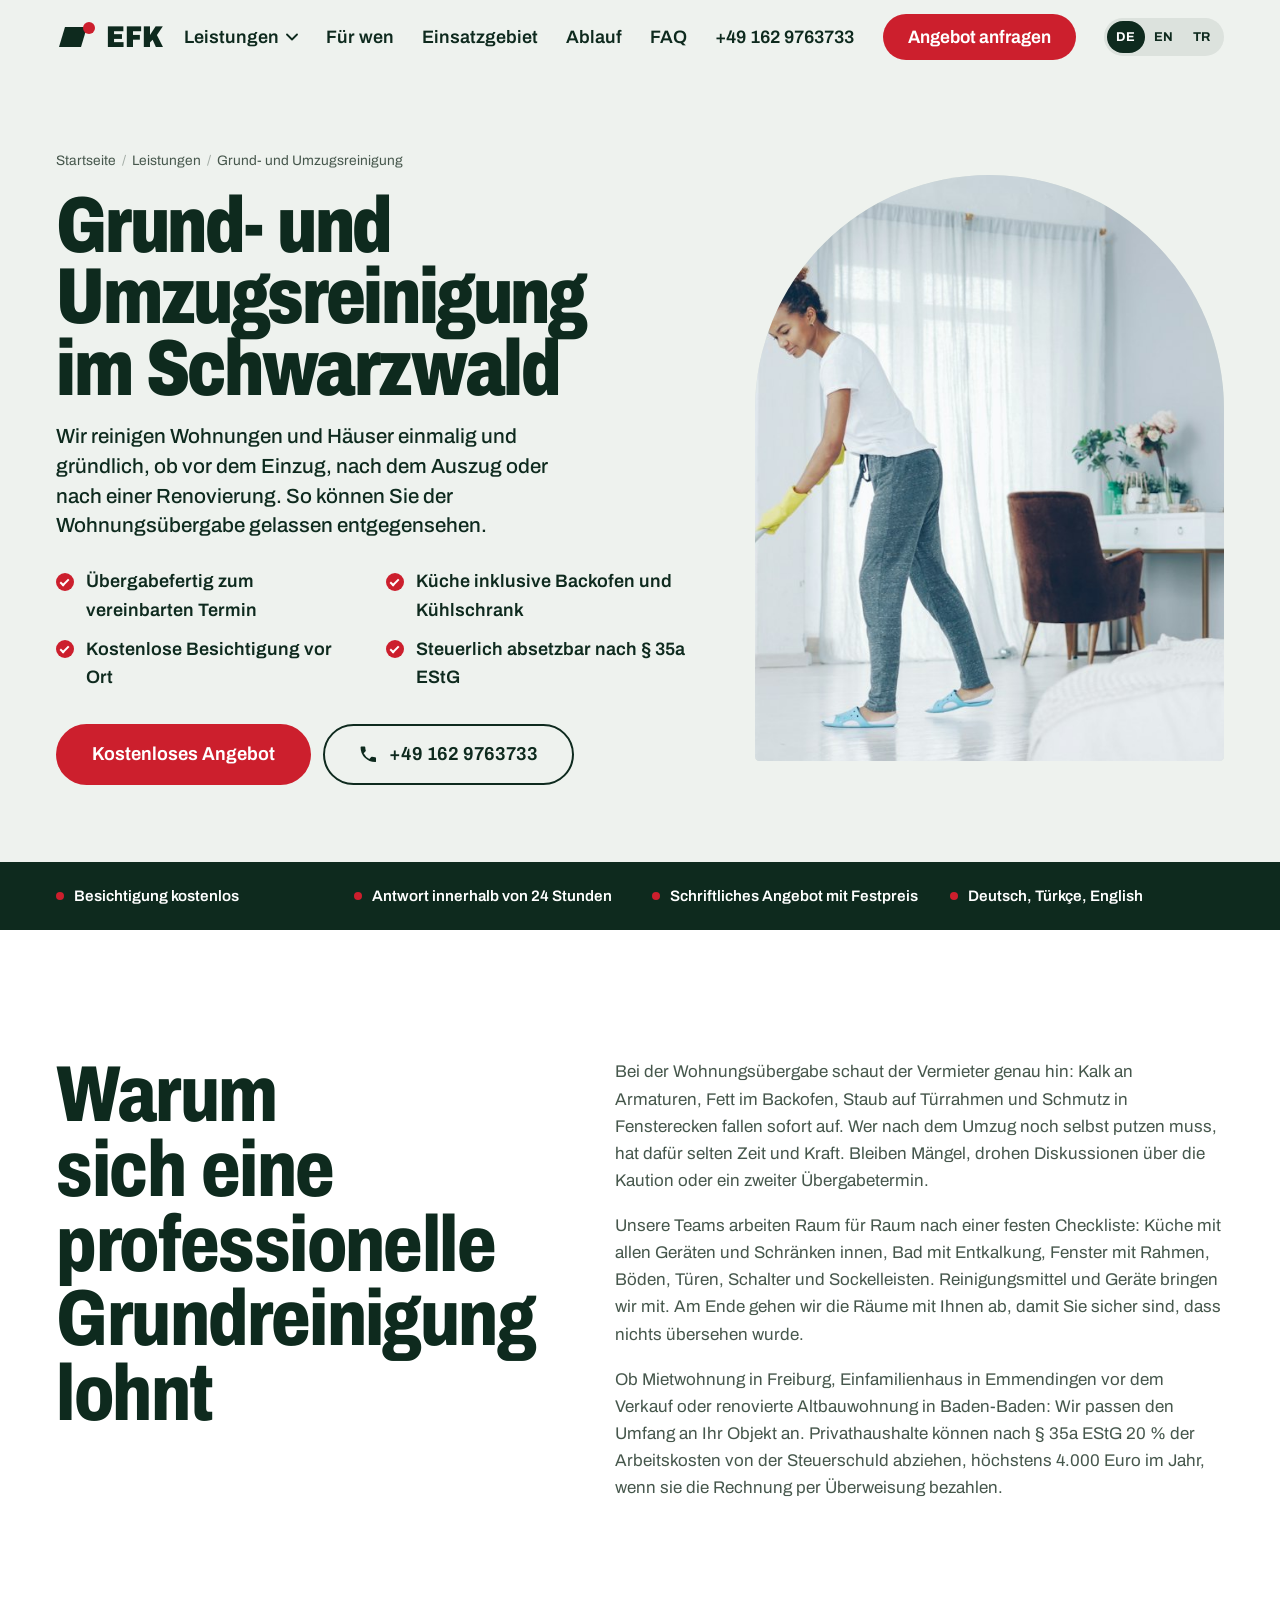
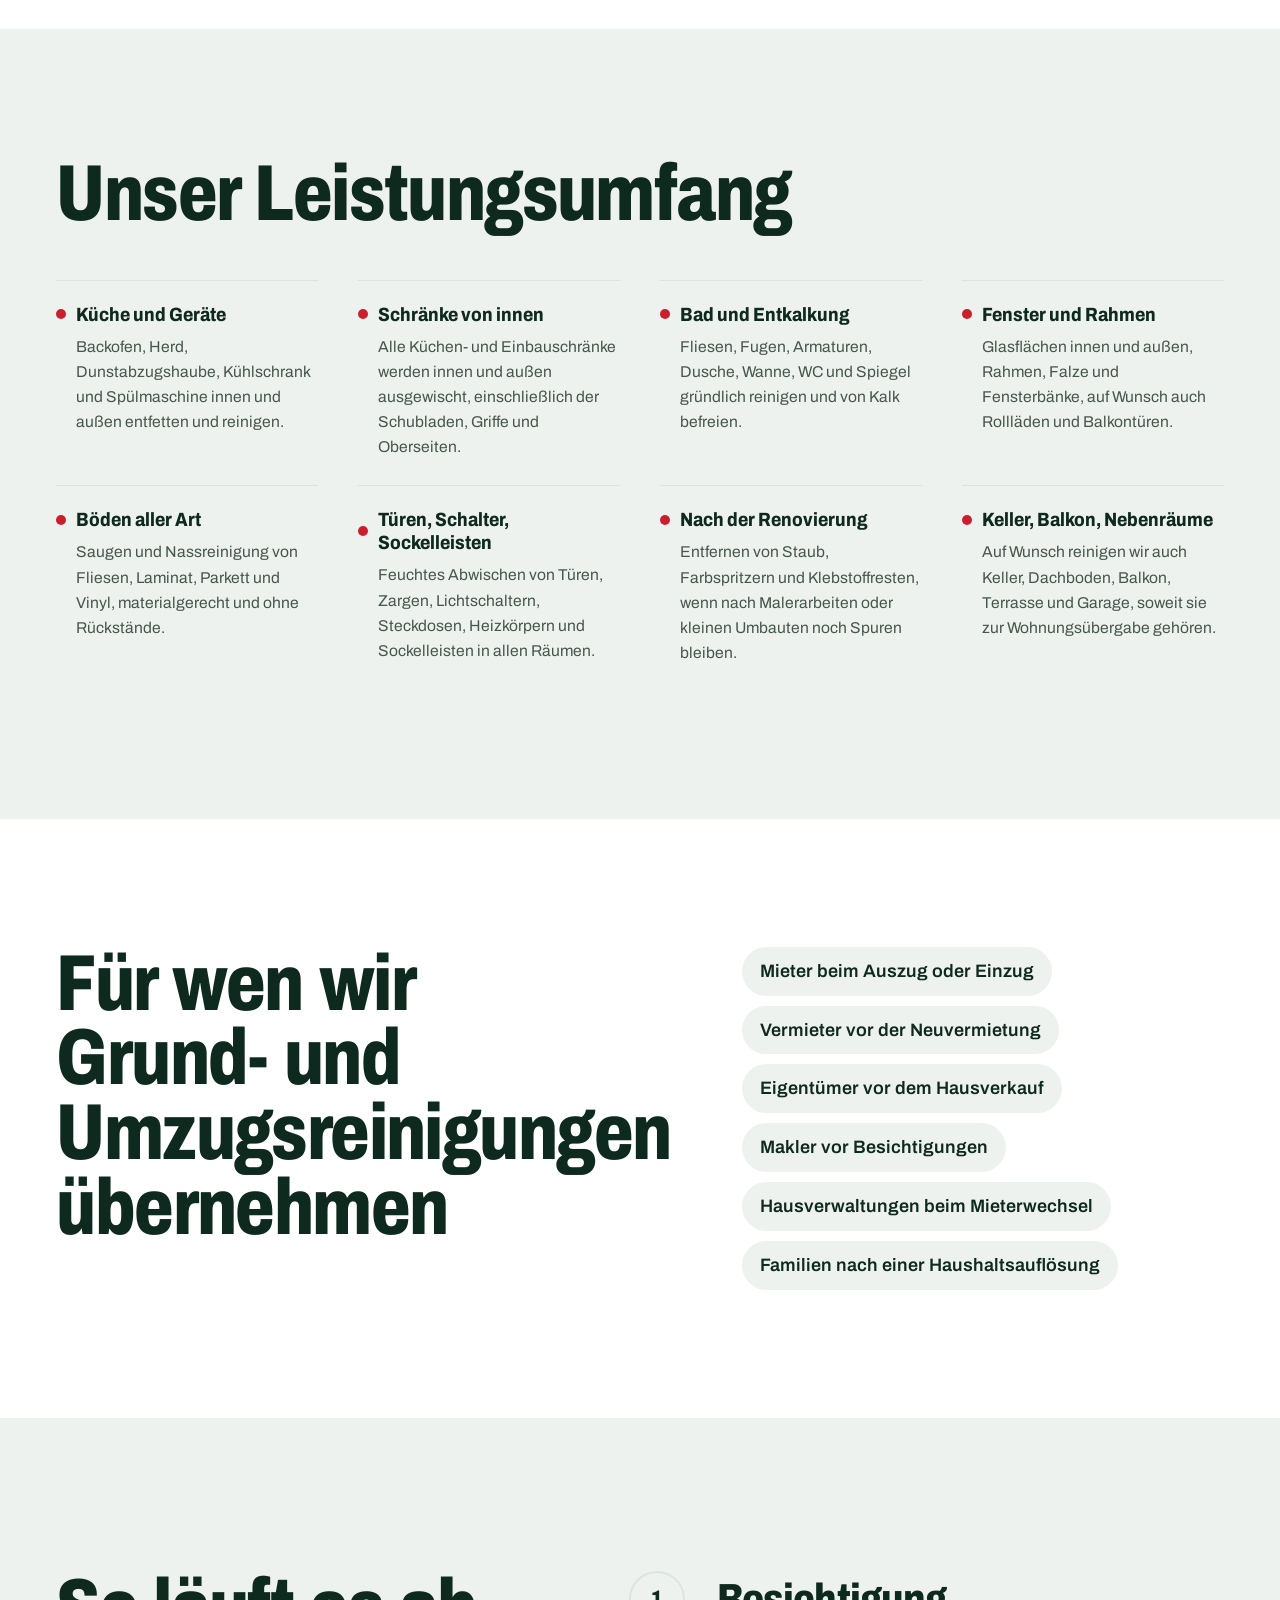
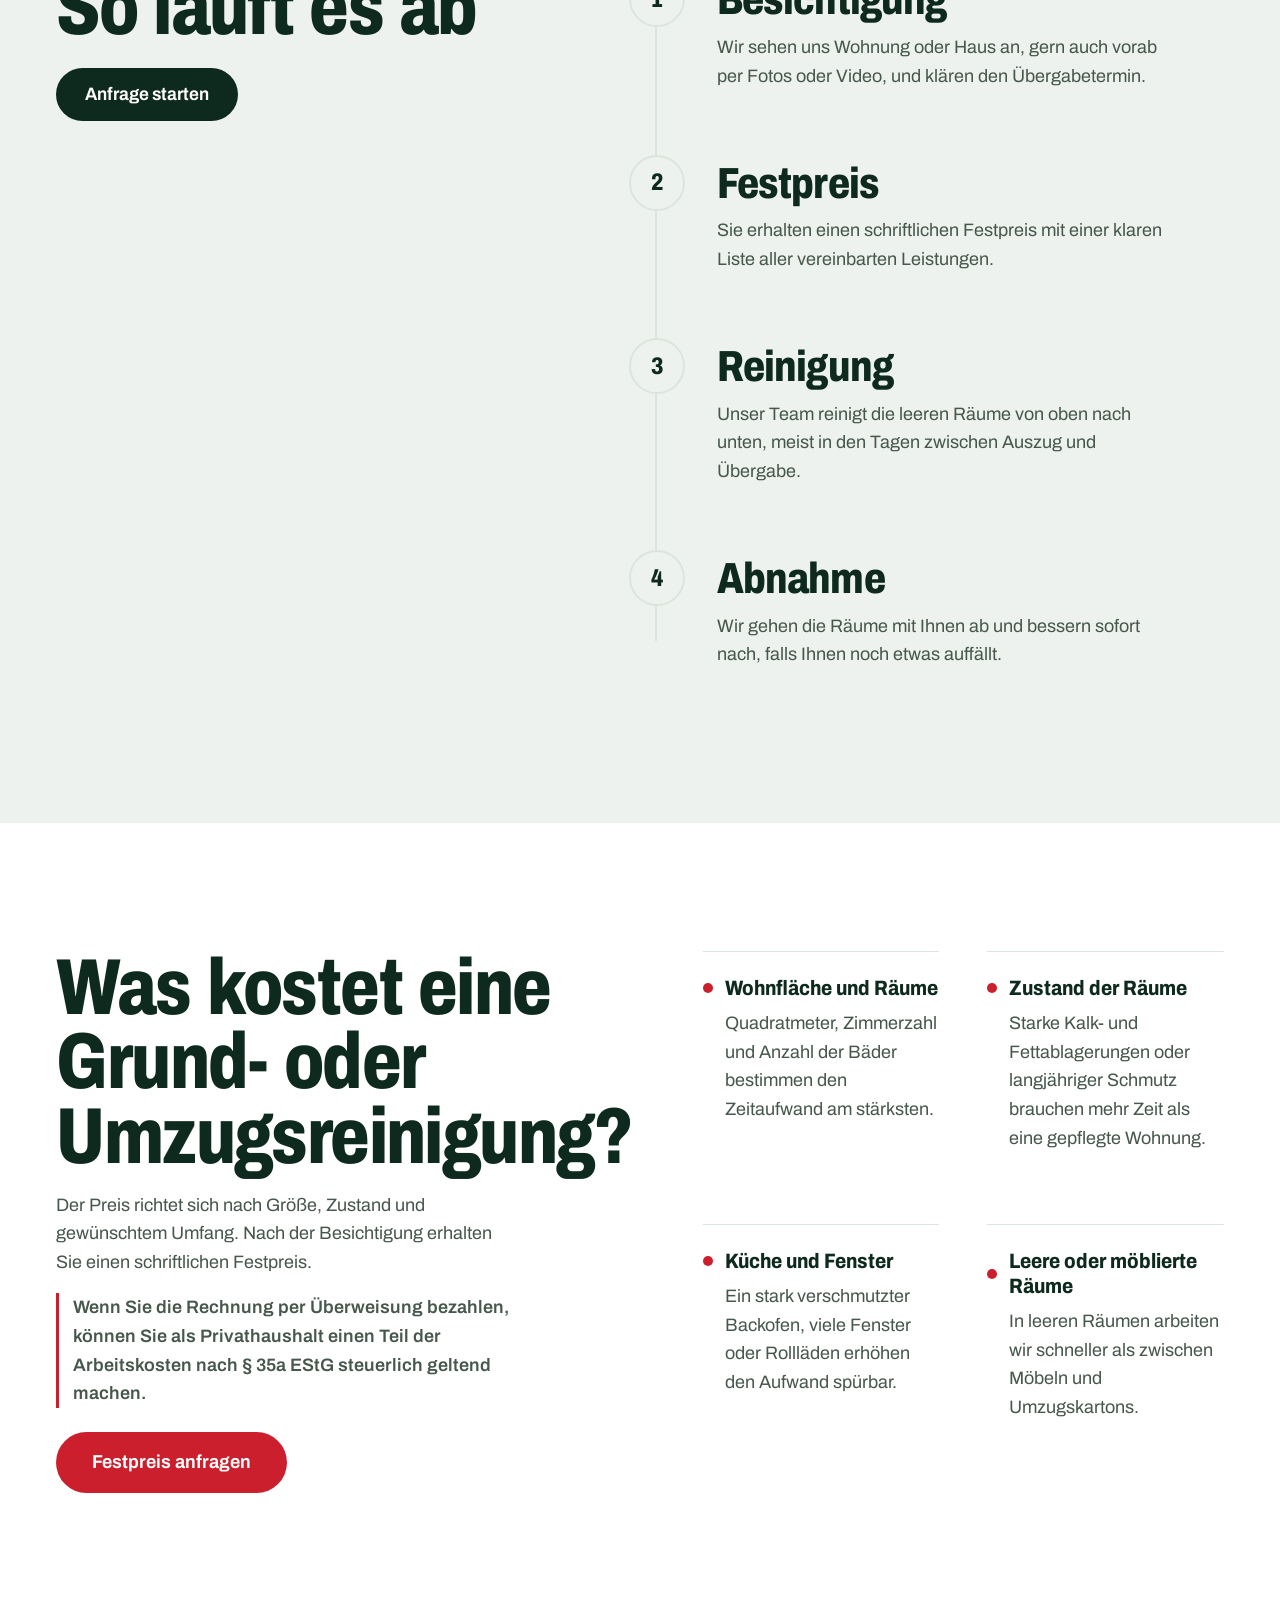
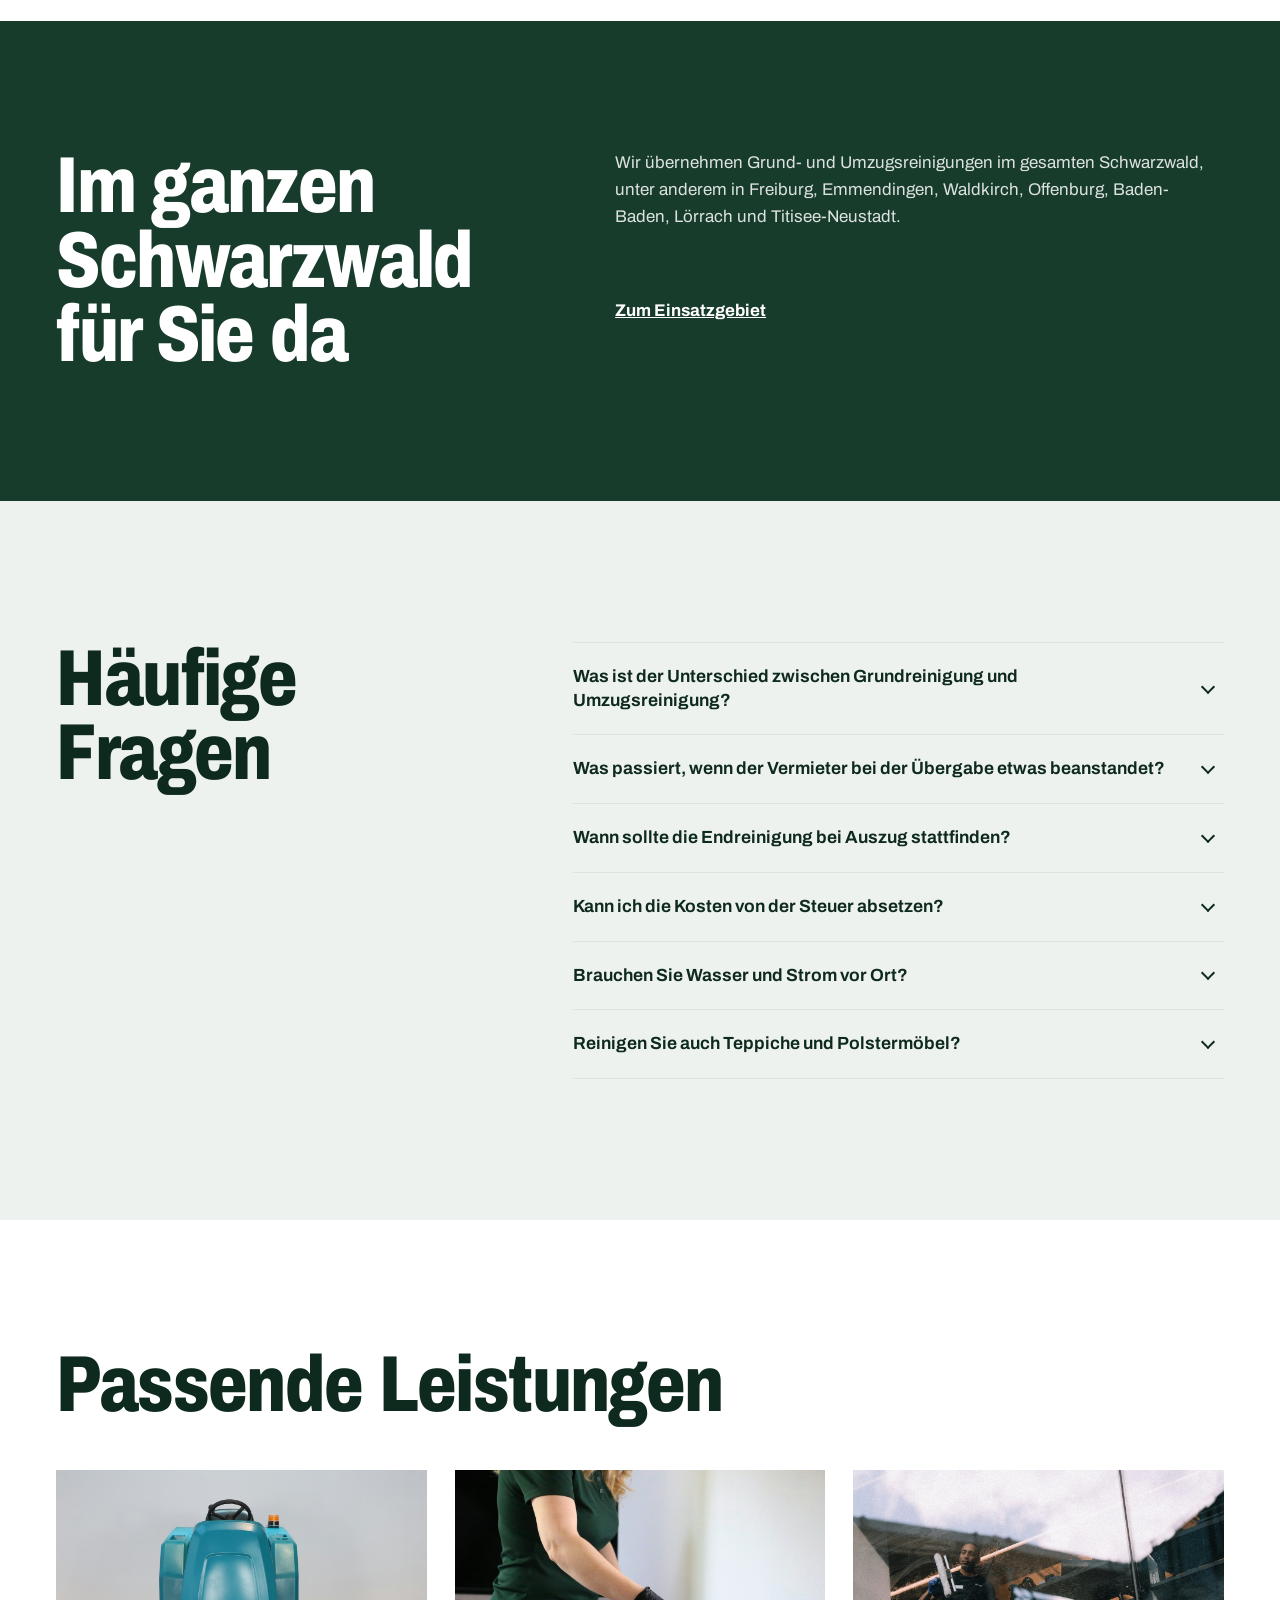
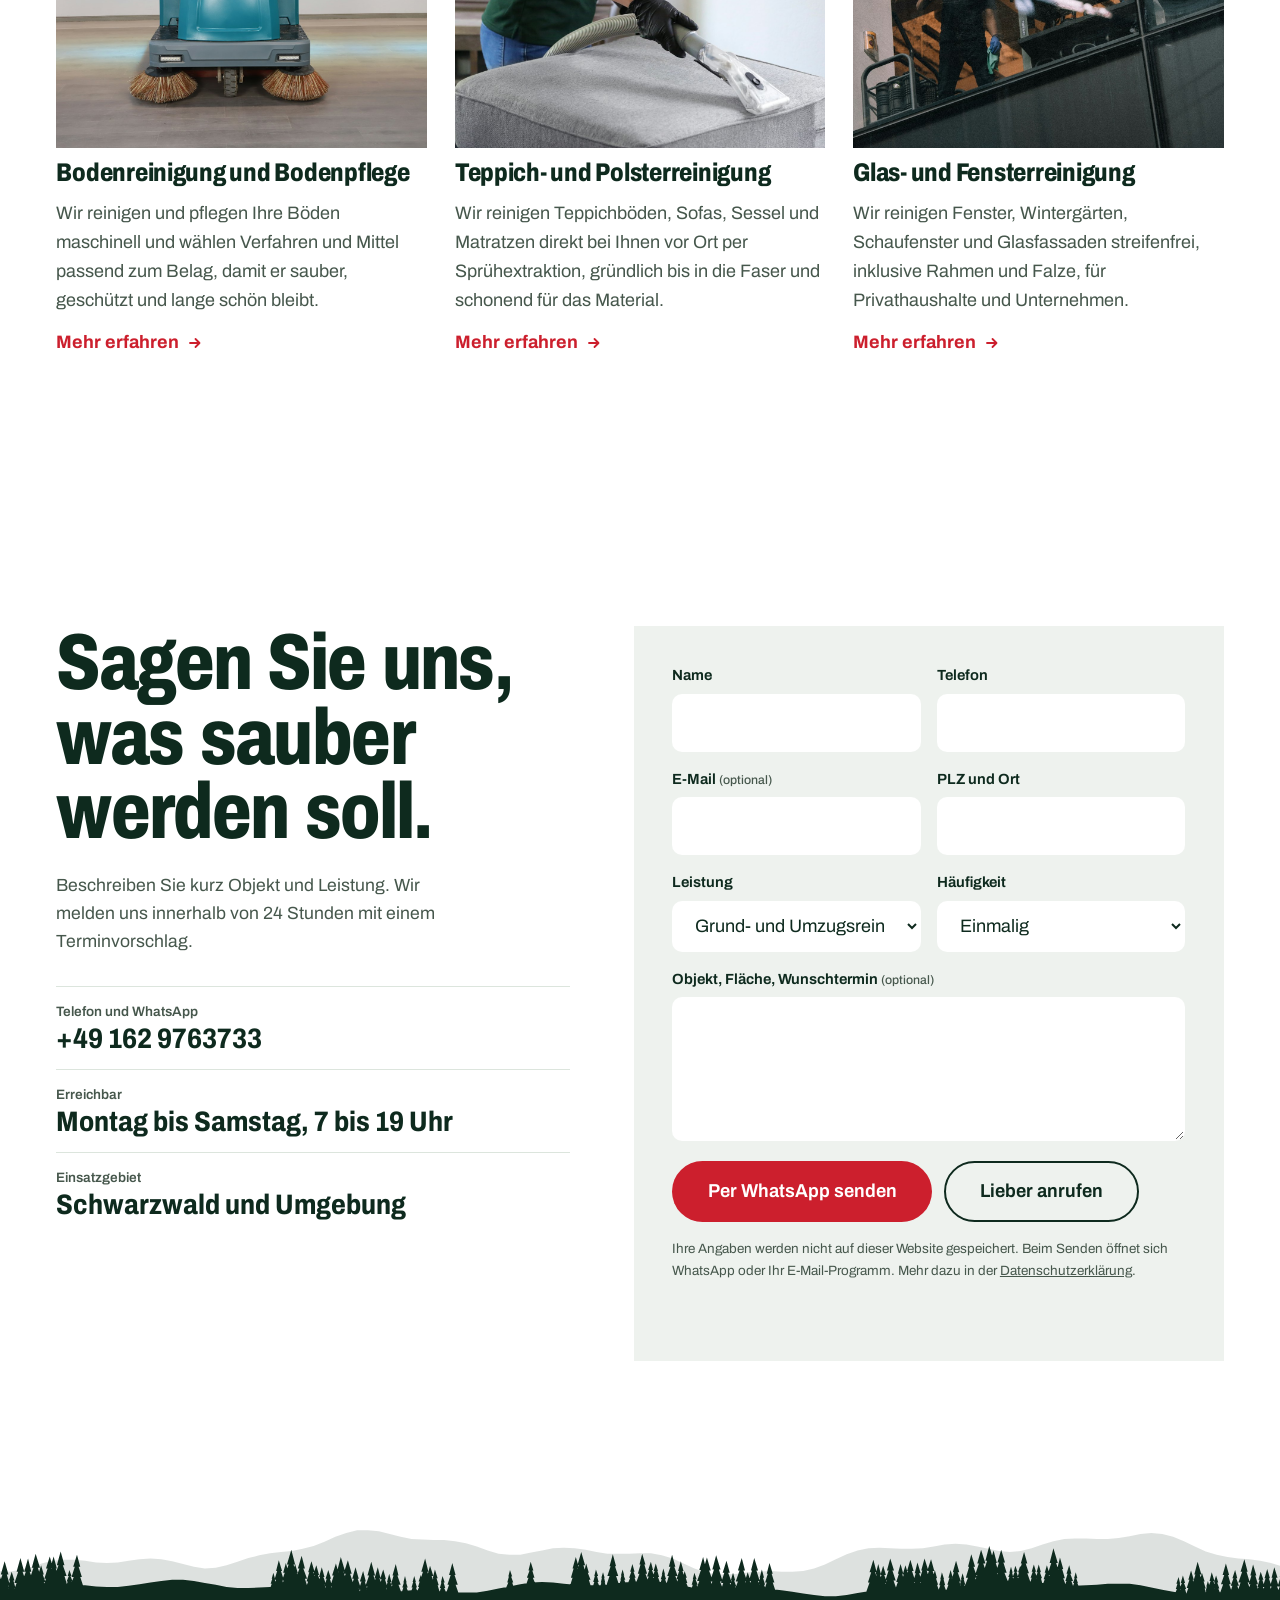
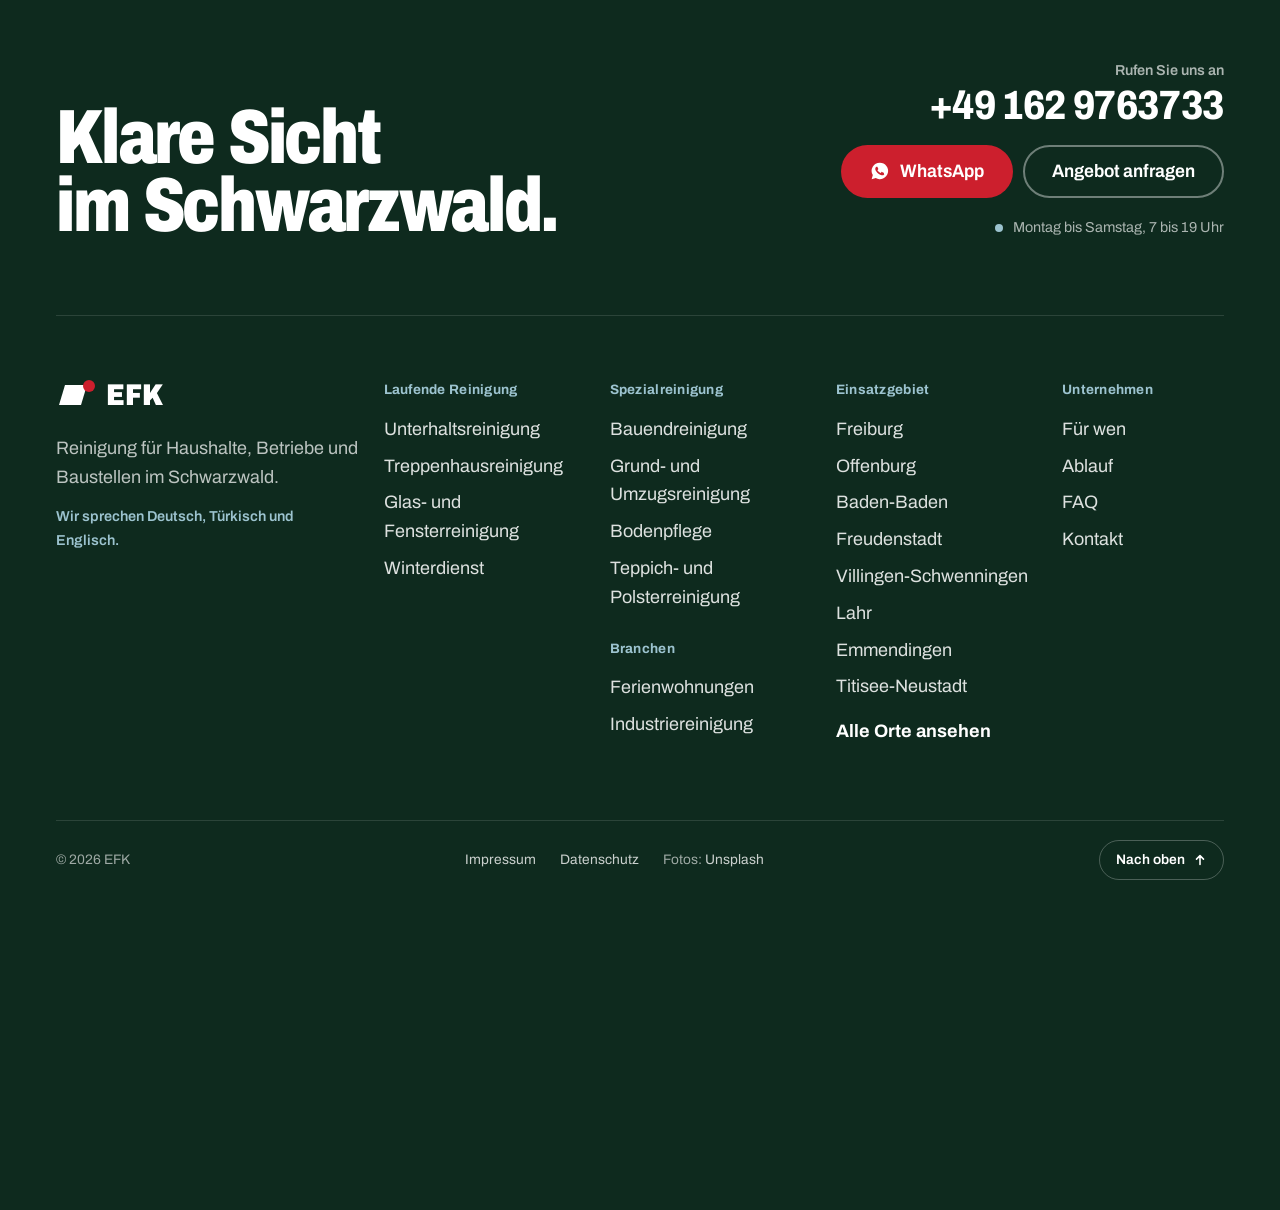
<file: leistungen/grundreinigung/index.html>
<!doctype html>
<html lang="de" class="no-js">
<head>
  <meta charset="utf-8">
  <meta name="viewport" content="width=device-width, initial-scale=1">
  <title>Grund- und Umzugsreinigung im Schwarzwald | EFK</title>
  <meta name="description" content="Grundreinigung und Endreinigung bei Auszug im Schwarzwald: Küche, Bad, Fenster und Böden gründlich sauber zur Wohnungsübergabe. Kostenlose Besichtigung.">
  <meta name="theme-color" content="#0E2A1E">
  <meta property="og:type" content="website">
  <meta property="og:locale" content="de_DE">
  <meta property="og:title" content="Grund- und Umzugsreinigung im Schwarzwald | EFK">
  <meta property="og:description" content="Grundreinigung und Endreinigung bei Auszug im Schwarzwald: Küche, Bad, Fenster und Böden gründlich sauber zur Wohnungsübergabe. Kostenlose Besichtigung.">
  <link rel="canonical" href="https://oeztuerkhamza.github.io/efk-temizlik/leistungen/grundreinigung/">
  <link rel="icon" href="../../favicon.svg" type="image/svg+xml">
  <link rel="preload" href="../../assets/fonts/archivo-latin.woff2" as="font" type="font/woff2" crossorigin>
  <link rel="stylesheet" href="../../assets/css/style.css">
  <script>
    document.documentElement.className = 'js';
    try {
      var l = new URLSearchParams(location.search).get('lang') || localStorage.getItem('efk-lang');
      if (l === 'en' || l === 'tr') {
        document.documentElement.classList.add('i18n-pending');
        setTimeout(function () { document.documentElement.classList.remove('i18n-pending'); }, 3000);
      }
    } catch (e) {}
  </script>
  <script type="application/ld+json">{"@context":"https://schema.org","@type":"Service","name":"Grund- und Umzugsreinigung","serviceType":"Grund- und Umzugsreinigung","description":"Grundreinigung und Endreinigung bei Auszug im Schwarzwald: Küche, Bad, Fenster und Böden gründlich sauber zur Wohnungsübergabe. Kostenlose Besichtigung.","url":"https://oeztuerkhamza.github.io/efk-temizlik/leistungen/grundreinigung/","provider":{"@type":"LocalBusiness","@id":"https://oeztuerkhamza.github.io/efk-temizlik/#business","name":"EFK","telephone":"+49 162 9763733"},"areaServed":{"@type":"Place","name":"Schwarzwald"}}</script>
  <script type="application/ld+json">{"@context":"https://schema.org","@type":"BreadcrumbList","itemListElement":[{"@type":"ListItem","position":1,"name":"Startseite","item":"https://oeztuerkhamza.github.io/efk-temizlik/"},{"@type":"ListItem","position":2,"name":"Leistungen","item":"https://oeztuerkhamza.github.io/efk-temizlik/#leistungen"},{"@type":"ListItem","position":3,"name":"Grund- und Umzugsreinigung","item":"https://oeztuerkhamza.github.io/efk-temizlik/leistungen/grundreinigung/"}]}</script>
  <script type="application/ld+json">{"@context":"https://schema.org","@type":"FAQPage","mainEntity":[{"@type":"Question","name":"Was ist der Unterschied zwischen Grundreinigung und Umzugsreinigung?","acceptedAnswer":{"@type":"Answer","text":"Die Grundreinigung ist eine gründliche Reinigung aller Räume, auch in bewohnten Wohnungen. Die Umzugsreinigung ist eine Grundreinigung der leeren Wohnung direkt vor der Übergabe an den Vermieter oder vor dem Einzug."}},{"@type":"Question","name":"Was passiert, wenn der Vermieter bei der Übergabe etwas beanstandet?","acceptedAnswer":{"@type":"Answer","text":"Wir gehen die Wohnung vorher mit Ihnen ab. Fällt bei der Übergabe trotzdem ein Reinigungsmangel aus unserem vereinbarten Umfang auf, kommen wir nach Absprache zur Nachbesserung."}},{"@type":"Question","name":"Wann sollte die Endreinigung bei Auszug stattfinden?","acceptedAnswer":{"@type":"Answer","text":"Wenn alle Möbel und Kartons aus der Wohnung sind, idealerweise ein bis zwei Tage vor der Übergabe. Dann sind die Räume leer und alle Flächen frei zugänglich."}},{"@type":"Question","name":"Kann ich die Kosten von der Steuer absetzen?","acceptedAnswer":{"@type":"Answer","text":"Ja, als Privathaushalt nach § 35a EStG. Sie können 20 % der Arbeitskosten von Ihrer Steuerschuld abziehen, höchstens 4.000 Euro im Jahr. Voraussetzung sind eine Rechnung und die Zahlung per Überweisung."}},{"@type":"Question","name":"Brauchen Sie Wasser und Strom vor Ort?","acceptedAnswer":{"@type":"Answer","text":"Ja. Reinigungsmittel und Geräte bringen wir mit, Wasser und Strom sollten in der Wohnung aber noch angeschlossen sein."}},{"@type":"Question","name":"Reinigen Sie auch Teppiche und Polstermöbel?","acceptedAnswer":{"@type":"Answer","text":"Ja, auf Wunsch reinigen wir Teppichböden und Polster im Sprühextraktionsverfahren. Das kombinieren wir gern mit der Grundreinigung, etwa vor einer Neuvermietung."}}]}</script>
  <script type="application/json" id="i18n-page">{"en":{"p.name":"Deep cleaning","p.h1":"Deep and move-out cleaning in the Black Forest","p.lead":"We give flats and houses a thorough one-off clean before you move in, after you move out or after a renovation, so you can face the handover with your landlord with confidence.","p.introTitle":"Why professional deep cleaning pays off","p.scopeTitle":"What we cover","p.forTitle":"Who we provide deep and move-out cleaning for","p.priceTitle":"How much does deep or move-out cleaning cost?","p.priceIntro":"The price depends on size, condition and the scope you need. After the site visit you receive a written fixed price.","p.priceNote":"If you pay the invoice by bank transfer, you can claim part of the labour costs as a private household under § 35a EStG.","p.areaText":"We provide deep and move-out cleaning across the Black Forest, including Freiburg, Emmendingen, Waldkirch, Offenburg, Baden-Baden, Lörrach and Titisee-Neustadt.","p.usp1":"Ready on the agreed handover date","p.usp2":"Oven and fridge included","p.usp3":"Free on-site visit","p.usp4":"Tax-deductible under § 35a EStG","p.intro1":"At the handover landlords look closely: limescale on taps, grease in the oven, dust on door frames and dirt in window corners stand out immediately. After a move, few people have the time or energy to scrub the old flat themselves. If defects remain, there may be arguments about the deposit or a second handover appointment.","p.intro2":"Our teams work room by room to a fixed checklist: the kitchen with all appliances and the insides of cupboards, the bathroom including descaling, windows and frames, floors, doors, switches and skirting boards. We bring our own products and equipment. At the end we walk through the rooms with you, so you can be sure nothing has been missed.","p.intro3":"Whether a rented flat in Freiburg, a house in Emmendingen before sale or a renovated period flat in Baden-Baden, we adapt the scope to your property. Under § 35a EStG, the German tax rule for household services, private households can deduct 20% of the labour costs from their income tax, up to 4,000 euros a year, provided they pay the invoice by bank transfer.","p.scope1t":"Kitchen and appliances","p.scope1d":"Degreasing and cleaning the oven, hob, cooker hood, fridge and dishwasher inside and out.","p.scope2t":"Cupboards inside","p.scope2d":"All kitchen and fitted cupboards wiped inside and out, including drawers, handles and tops.","p.scope3t":"Bathroom and descaling","p.scope3d":"Tiles, grout, taps, shower, bath, toilet and mirror cleaned thoroughly and descaled.","p.scope4t":"Windows and frames","p.scope4d":"Glass inside and out, frames, seals and sills, and on request roller shutters and balcony doors.","p.scope5t":"All types of floor","p.scope5d":"Vacuuming and wet cleaning of tiles, laminate, parquet and vinyl, suited to the material and leaving no residue.","p.scope6t":"Doors, switches, skirting","p.scope6d":"Damp wiping of doors, frames, light switches, sockets, radiators and skirting boards in every room.","p.scope7t":"After renovation","p.scope7d":"Removing dust, paint splashes and adhesive residue left behind after decorating or minor building work.","p.scope8t":"Cellar, balcony, extras","p.scope8d":"On request we also clean the cellar, loft, balcony, terrace and garage where they are part of the handover.","p.for1":"Tenants moving in or out","p.for2":"Landlords before re-letting","p.for3":"Owners before selling a house","p.for4":"Estate agents before viewings","p.for5":"Property managers between tenancies","p.for6":"Families after a house clearance","p.step1t":"Site visit","p.step1d":"We look at the flat or house, or at photos and a video beforehand if you prefer, and confirm the handover date.","p.step2t":"Fixed price","p.step2d":"You receive a written fixed price with a clear list of everything included.","p.step3t":"Cleaning","p.step3d":"Our team cleans the empty rooms from top to bottom, usually in the days between move-out and handover.","p.step4t":"Walk-through","p.step4d":"We walk through the rooms with you and touch up straight away if you spot anything.","p.price1t":"Floor area and rooms","p.price1d":"Square metres, number of rooms and number of bathrooms have the biggest effect on the time needed.","p.price2t":"Condition of the rooms","p.price2d":"Heavy limescale, grease build-up or years of dirt take longer than a well-kept flat.","p.price3t":"Kitchen and windows","p.price3d":"A heavily soiled oven, many windows or roller shutters noticeably increase the work.","p.price4t":"Empty or furnished rooms","p.price4d":"We work faster in empty rooms than between furniture and moving boxes.","p.faq1q":"What is the difference between deep cleaning and move-out cleaning?","p.faq1a":"Deep cleaning is a thorough clean of every room and can also be done in a lived-in home. Move-out cleaning, also called end-of-tenancy cleaning, is a deep clean of the empty flat just before it is handed back to the landlord. The same applies before you move in.","p.faq2q":"What happens if the landlord finds something at the handover?","p.faq2a":"We walk through the flat with you beforehand. If a cleaning defect within our agreed scope is still found at the handover, we come back by arrangement and put it right.","p.faq3q":"When should the move-out clean take place?","p.faq3a":"Once all furniture and boxes are out, ideally one or two days before the handover. The rooms are then empty and every surface is easy to reach.","p.faq4q":"Can I deduct the costs from my tax?","p.faq4a":"Yes, as a private household under § 35a EStG. You can deduct 20% of the labour costs from your income tax, up to 4,000 euros a year. You need an invoice and must pay by bank transfer.","p.faq5q":"Do you need water and electricity on site?","p.faq5a":"Yes. We bring our own products and equipment, but water and electricity should still be connected in the flat.","p.faq6q":"Do you also clean carpets and upholstery?","p.faq6a":"Yes, on request we clean fitted carpets and upholstery using spray extraction. We are happy to combine this with the deep clean, for example before re-letting.","meta.title":"Deep and move-out cleaning in the Black Forest | EFK","meta.desc":"Deep cleaning and end-of-tenancy cleaning in the Black Forest: kitchen, bathroom, windows and floors cleaned thoroughly for the handover. Free site visit.","og.title":"Deep and move-out cleaning in the Black Forest | EFK","og.desc":"Deep cleaning and end-of-tenancy cleaning in the Black Forest: kitchen, bathroom, windows and floors cleaned thoroughly for the handover. Free site visit.","p.alt":"Cleaner mopping the floor of a bright living room","lp.crumbs":"Breadcrumb","lp.home":"Home","lp.cta":"Free quote","lp.fact3":"Written fixed-price quote","lp.process":"How it works","lp.priceCta":"Request a fixed price","lp.areaTitle":"Across the whole Black Forest","lp.areaLink":"See our service area","lp.faq":"Frequently asked questions","lp.related":"Related services","lp.more":"Learn more","r1.name":"Floor care","r1.lead":"We clean and care for your floors by machine and choose the method and products to suit each material, so the floor stays clean, protected and looking good for longer.","r2.name":"Carpets and upholstery","r2.lead":"We clean fitted carpets, sofas, armchairs and mattresses at your home or premises by spray extraction, deep down into the fibres and gently on the material.","r3.name":"Window cleaning","r3.lead":"We clean windows, conservatories, shop windows and glass façades without streaks, including frames and rebates, for private households and businesses."},"tr":{"p.name":"Detaylı temizlik","p.h1":"Kara Orman'da detaylı ve taşınma temizliği","p.lead":"Daireleri ve evleri taşınmadan önce, taşındıktan sonra veya tadilattan sonra tek seferlik ve detaylı olarak temizliyoruz. Böylece ev sahibiyle yapılacak teslime (Wohnungsübergabe) gönül rahatlığıyla gidersiniz.","p.introTitle":"Profesyonel detaylı temizliğin avantajları","p.scopeTitle":"Hizmet kapsamımız","p.forTitle":"Kimler için detaylı ve taşınma temizliği yapıyoruz","p.priceTitle":"Detaylı veya taşınma temizliği ne kadar tutar?","p.priceIntro":"Fiyat, evin büyüklüğüne, durumuna ve istediğiniz kapsama göre belirlenir. Yerinde keşiften sonra yazılı bir sabit fiyat alırsınız.","p.priceNote":"Faturayı banka havalesiyle öderseniz, özel hane olarak işçilik masraflarının bir kısmını § 35a EStG'ye göre vergiden düşebilirsiniz.","p.areaText":"Kara Orman'ın tamamında, başta Freiburg, Emmendingen, Waldkirch, Offenburg, Baden-Baden, Lörrach ve Titisee-Neustadt olmak üzere detaylı ve taşınma temizliği yapıyoruz.","p.usp1":"Kararlaştırılan teslim tarihine hazır","p.usp2":"Fırın ve buzdolabı dahil","p.usp3":"Ücretsiz yerinde keşif","p.usp4":"§ 35a EStG ile vergiden düşülebilir","p.intro1":"Ev tesliminde ev sahibi her yere dikkatle bakar: armatürlerdeki kireç, fırındaki yağ, kapı kasalarındaki toz ve pencere köşelerindeki kir hemen göze çarpar. Taşınmanın ardından eski evi kendiniz temizlemeye çoğu zaman ne vaktiniz ne de gücünüz kalır. Eksikler kalırsa depozito (Kaution) konusunda tartışmalar veya ikinci bir teslim randevusu gündeme gelebilir.","p.intro2":"Ekiplerimiz sabit bir kontrol listesiyle oda oda çalışır: tüm cihazları ve dolap içleriyle birlikte mutfak, kireç çözme dahil banyo, çerçeveleriyle pencereler, zeminler, kapılar, prizler, düğmeler ve süpürgelikler. Temizlik malzemelerini ve ekipmanı kendimiz getiririz. Sonunda odaları sizinle birlikte dolaşır, hiçbir şeyin gözden kaçmadığından emin olmanızı sağlarız.","p.intro3":"Freiburg'da kiralık bir daire, Emmendingen'de satış öncesi bir ev ya da Baden-Baden'de tadilatı biten bir daire olsun, kapsamı evinize göre belirleriz. § 35a EStG'ye (Alman Gelir Vergisi Kanunu) göre özel haneler, işçilik masraflarının %20'sini, yılda en fazla 4.000 Euro olmak üzere, gelir vergisinden düşebilir; bunun için fatura ve banka havalesiyle ödeme gerekir.","p.scope1t":"Mutfak ve cihazlar","p.scope1d":"Fırın, ocak, aspiratör, buzdolabı ve bulaşık makinesinin içten ve dıştan yağının alınıp temizlenmesi.","p.scope2t":"Dolapların içi","p.scope2d":"Tüm mutfak ve gömme dolapların çekmeceler, kulplar ve üst yüzeyler dahil içten ve dıştan silinmesi.","p.scope3t":"Banyo ve kireç çözme","p.scope3d":"Fayansların, derzlerin, armatürlerin, duş, küvet, klozet ve aynanın detaylı temizlenmesi ve kireçten arındırılması.","p.scope4t":"Pencere ve çerçeveler","p.scope4d":"Camların içten ve dıştan, çerçevelerin, contaların ve denizliklerin, isteğe bağlı olarak panjur ve balkon kapılarının temizlenmesi.","p.scope5t":"Her tür zemin","p.scope5d":"Fayans, laminat, parke ve vinil zeminlerin malzemeye uygun şekilde ve iz bırakmadan süpürülüp ıslak silinmesi.","p.scope6t":"Kapı, priz, süpürgelik","p.scope6d":"Tüm odalarda kapıların, kasaların, ışık düğmelerinin, prizlerin, peteklerin ve süpürgeliklerin nemli bezle silinmesi.","p.scope7t":"Tadilat sonrası","p.scope7d":"Boya veya küçük tadilat işlerinden sonra kalan tozun, boya lekelerinin ve yapıştırıcı kalıntılarının giderilmesi.","p.scope8t":"Bodrum, balkon, ek alanlar","p.scope8d":"İsteğe bağlı olarak, teslime dahil olan bodrumu, çatı arasını, balkonu, terası ve garajı da temizliyoruz.","p.for1":"Taşınan veya yeni taşınan kiracılar","p.for2":"Yeniden kiraya vermeden önce ev sahipleri","p.for3":"Evini satmadan önce mülk sahipleri","p.for4":"Gösterim öncesi emlakçılar","p.for5":"Kiracı değişiminde bina yönetimleri","p.for6":"Ev boşaltma sonrası aileler","p.step1t":"Keşif","p.step1d":"Daireyi veya evi yerinde inceler, isterseniz önceden fotoğraf veya video üzerinden de bakar ve teslim tarihini netleştiririz.","p.step2t":"Sabit fiyat","p.step2d":"Tüm hizmetlerin açıkça listelendiği yazılı bir sabit fiyat teklifi alırsınız.","p.step3t":"Temizlik","p.step3d":"Ekibimiz boş odaları yukarıdan aşağıya temizler, genellikle taşınma ile teslim arasındaki günlerde.","p.step4t":"Kontrol","p.step4d":"Odaları sizinle birlikte dolaşır, gözünüze takılan bir şey olursa hemen düzeltiriz.","p.price1t":"Alan ve oda sayısı","p.price1d":"Metrekare, oda sayısı ve banyo sayısı gereken süreyi en çok etkileyen unsurlardır.","p.price2t":"Odaların durumu","p.price2d":"Yoğun kireç, yağ birikintisi veya yıllanmış kir, bakımlı bir daireye göre daha fazla zaman alır.","p.price3t":"Mutfak ve pencereler","p.price3d":"Çok kirli bir fırın, çok sayıda pencere veya panjur iş yükünü belirgin şekilde artırır.","p.price4t":"Boş veya eşyalı","p.price4d":"Boş odalarda, mobilya ve taşınma kolileri arasında olduğundan daha hızlı çalışırız.","p.faq1q":"Detaylı temizlik ile taşınma temizliği arasındaki fark nedir?","p.faq1a":"Detaylı temizlik, tüm odaların baştan sona temizlenmesidir ve içinde yaşanan bir evde de yapılabilir. Taşınma temizliği ise boş dairenin, ev sahibine teslimden veya yeni taşınmadan hemen önce yapılan detaylı temizliğidir.","p.faq2q":"Ev sahibi teslimde bir eksik bulursa ne olur?","p.faq2a":"Daireyi teslimden önce sizinle birlikte kontrol ederiz. Teslimde yine de anlaştığımız kapsama giren bir temizlik eksiği çıkarsa, randevulaşarak gelir ve düzeltiriz.","p.faq3q":"Taşınma temizliği ne zaman yapılmalı?","p.faq3a":"Tüm mobilyalar ve koliler çıkarıldıktan sonra, ideal olarak teslimden bir iki gün önce. O zaman odalar boştur ve tüm yüzeylere rahatça ulaşılır.","p.faq4q":"Masrafları vergiden düşebilir miyim?","p.faq4a":"Evet, özel hane olarak § 35a EStG'ye göre düşebilirsiniz. İşçilik masraflarının %20'sini, yılda en fazla 4.000 Euro olmak üzere, gelir vergisinden düşersiniz. Bunun için fatura ve banka havalesiyle ödeme gerekir.","p.faq5q":"Yerinde su ve elektrik gerekiyor mu?","p.faq5a":"Evet. Temizlik malzemelerini ve ekipmanı biz getiririz, ancak dairede su ve elektriğin hâlâ bağlı olması gerekir.","p.faq6q":"Halı ve döşemeli mobilyaları da temizliyor musunuz?","p.faq6a":"Evet, isteğe bağlı olarak duvardan duvara halıları ve döşemeleri püskürtme ve emme yöntemiyle (Sprühextraktion) temizliyoruz. Bunu, örneğin yeniden kiraya vermeden önce, detaylı temizlikle birleştirebiliriz.","meta.title":"Kara Orman'da Detaylı ve Taşınma Temizliği | EFK","meta.desc":"Kara Orman'da detaylı temizlik ve taşınma temizliği: mutfak, banyo, pencereler ve zeminler ev teslimi için baştan sona temiz. Ücretsiz yerinde keşif.","og.title":"Kara Orman'da Detaylı ve Taşınma Temizliği | EFK","og.desc":"Kara Orman'da detaylı temizlik ve taşınma temizliği: mutfak, banyo, pencereler ve zeminler ev teslimi için baştan sona temiz. Ücretsiz yerinde keşif.","p.alt":"Aydınlık bir oturma odasının zeminini silen temizlik görevlisi","lp.crumbs":"Sayfa konumu","lp.home":"Ana sayfa","lp.cta":"Ücretsiz teklif","lp.fact3":"Yazılı sabit fiyat teklifi","lp.process":"Süreç nasıl işler","lp.priceCta":"Sabit fiyat isteyin","lp.areaTitle":"Tüm Kara Orman'da yanınızdayız","lp.areaLink":"Hizmet bölgesine bakın","lp.faq":"Sık sorulan sorular","lp.related":"İlgili hizmetler","lp.more":"Daha fazla bilgi","r1.name":"Zemin bakımı","r1.lead":"Zeminlerinizi makineyle temizler ve bakımını yaparız. Yöntemi ve ürünü her zemin türüne göre seçeriz; böylece zemin temiz, korunaklı ve uzun süre güzel kalır.","r2.name":"Halı ve döşeme","r2.lead":"Halıfleks, kanepe, koltuk ve yataklarınızı püskürtme ve emme yöntemiyle (Sprühextraktion) doğrudan yerinde temizleriz: liflerin derinine kadar ve malzemeye zarar vermeden.","r3.name":"Cam temizliği","r3.lead":"Pencereleri, kış bahçelerini, vitrinleri ve cam cepheleri çerçeve ve kasa olukları dahil iz bırakmadan temizliyoruz; hem evler hem işletmeler için."}}</script>
</head>
<body class="page-lp" data-root="../../" data-service-index="5">
  <a class="skip" href="#inhalt" data-i18n="skip">Zum Inhalt springen</a>

  <header class="site-header" id="top">
    <a class="brand" href="../../" aria-label="EFK, zur Startseite" data-i18n-attr="aria-label:aria.home">
      <svg class="brand-mark" viewBox="0 0 40 32" aria-hidden="true">
        <path d="M9 6h22l-6 20H3z" fill="currentColor"/>
        <circle cx="33" cy="7" r="6" fill="#CC1F2D"/>
      </svg>
      <span class="brand-name">EFK</span>
    </a>

    <nav class="nav" id="nav" aria-label="Hauptmenü" data-i18n-attr="aria-label:aria.menu">
      <ul class="nav-list">
        <li class="has-mega">
          <button class="nav-trigger" type="button" aria-expanded="false" aria-controls="mega"><span data-i18n="nav.services">Leistungen</span><svg viewBox="0 0 12 8" aria-hidden="true"><path d="M1 1.5l5 5 5-5" fill="none" stroke="currentColor" stroke-width="1.8" stroke-linecap="round" stroke-linejoin="round"/></svg></button>
          <div class="mega" id="mega">
            <div class="mega-col">
              <p class="mega-title" data-i18n="mega.laufend">Laufende Reinigung</p>
              <ul>
                <li><a href="../../leistungen/unterhaltsreinigung/" data-i18n="svc.unterhaltsreinigung">Unterhaltsreinigung</a></li>
                <li><a href="../../leistungen/treppenhausreinigung/" data-i18n="svc.treppenhausreinigung">Treppenhausreinigung</a></li>
                <li><a href="../../leistungen/glasreinigung/" data-i18n="svc.glasreinigung">Glas- und Fensterreinigung</a></li>
                <li><a href="../../leistungen/winterdienst/" data-i18n="svc.winterdienst">Winterdienst</a></li>
              </ul>
            </div>
            <div class="mega-col">
              <p class="mega-title" data-i18n="mega.spezial">Spezialreinigung</p>
              <ul>
                <li><a href="../../leistungen/bauendreinigung/" data-i18n="svc.bauendreinigung">Bauendreinigung</a></li>
                <li><a href="../../leistungen/grundreinigung/" data-i18n="svc.grundreinigung">Grund- und Umzugsreinigung</a></li>
                <li><a href="../../leistungen/bodenpflege/" data-i18n="svc.bodenpflege">Bodenpflege</a></li>
                <li><a href="../../leistungen/polsterreinigung/" data-i18n="svc.polsterreinigung">Teppich- und Polsterreinigung</a></li>
              </ul>
            </div>
            <div class="mega-col">
              <p class="mega-title" data-i18n="mega.branchen">Branchen</p>
              <ul>
                <li><a href="../../leistungen/ferienwohnungen/" data-i18n="svc.ferienwohnungen">Ferienwohnungen</a></li>
                <li><a href="../../leistungen/industriereinigung/" data-i18n="svc.industriereinigung">Industriereinigung</a></li>
              </ul>
            </div>
            <div class="mega-col mega-help">
              <p data-i18n="mega.help">Nicht sicher, welche Leistung passt? Rufen Sie an, wir beraten Sie gern.</p>
              <a class="mega-phone" href="tel:+491629763733">+49 162 9763733</a>
            </div>
          </div>
        </li>
        <li><a href="../../#fuer-wen" data-i18n="nav.clients">Für wen</a></li>
        <li><a href="../../#gebiet" data-i18n="nav.area">Einsatzgebiet</a></li>
        <li><a href="../../#ablauf" data-i18n="nav.process">Ablauf</a></li>
        <li><a href="../../#faq" data-i18n="nav.faq">FAQ</a></li>
        <li class="nav-phone"><a href="tel:+491629763733">+49 162 9763733</a></li>
        <li class="nav-cta"><a class="btn btn--red" href="#kontakt"><span data-i18n="nav.quote">Angebot anfragen</span></a></li>
      </ul>
    </nav>

    <div class="lang" role="group" aria-label="Sprache / Language / Dil">
      <button type="button" data-lang="de" aria-pressed="true" lang="de" title="Deutsch">DE</button>
      <button type="button" data-lang="en" aria-pressed="false" lang="en" title="English">EN</button>
      <button type="button" data-lang="tr" aria-pressed="false" lang="tr" title="Türkçe">TR</button>
    </div>

    <button class="menu-btn" type="button" aria-expanded="false" aria-controls="nav">
      <span data-i18n="menu">Menü</span>
      <span class="menu-btn-bars" aria-hidden="true"><i></i><i></i></span>
    </button>
  </header>

  <main id="inhalt">
    <section class="lp-hero" aria-labelledby="lp-title">
      <div class="wrap lp-hero-grid">
        <div class="lp-hero-copy">
          <nav class="crumbs" aria-label="Brotkrumen-Navigation" data-i18n-attr="aria-label:lp.crumbs">
            <ol>
              <li><a href="../../" data-i18n="lp.home">Startseite</a></li>
              <li><a href="../../#leistungen" data-i18n="nav.services">Leistungen</a></li>
              <li aria-current="page" data-i18n="p.name">Grund- und Umzugsreinigung</li>
            </ol>
          </nav>
          <h1 id="lp-title" data-i18n="p.h1">Grund- und Umzugsreinigung im Schwarzwald</h1>
          <p class="lp-lead" data-i18n="p.lead">Wir reinigen Wohnungen und Häuser einmalig und gründlich, ob vor dem Einzug, nach dem Auszug oder nach einer Renovierung. So können Sie der Wohnungsübergabe gelassen entgegensehen.</p>
          <ul class="checks lp-usps">
            <li data-i18n="p.usp1">Übergabefertig zum vereinbarten Termin</li>
            <li data-i18n="p.usp2">Küche inklusive Backofen und Kühlschrank</li>
            <li data-i18n="p.usp3">Kostenlose Besichtigung vor Ort</li>
            <li data-i18n="p.usp4">Steuerlich absetzbar nach § 35a EStG</li>
          </ul>
          <div class="hero-actions">
            <a class="btn btn--red btn--lg" href="#kontakt"><span data-i18n="lp.cta">Kostenloses Angebot</span></a>
            <a class="btn btn--ghost btn--lg" href="tel:+491629763733"><span><svg class="ico" viewBox="0 0 24 24" aria-hidden="true"><path d="M6.6 10.8a15.1 15.1 0 0 0 6.6 6.6l2.2-2.2a1 1 0 0 1 1-.25 11.4 11.4 0 0 0 3.6.57 1 1 0 0 1 1 1V20a1 1 0 0 1-1 1A17 17 0 0 1 3 4a1 1 0 0 1 1-1h3.5a1 1 0 0 1 1 1c0 1.25.2 2.45.57 3.6a1 1 0 0 1-.25 1z" fill="currentColor"/></svg>+49 162 9763733</span></a>
          </div>
        </div>
        <figure class="lp-hero-img"><img src="../../assets/img/daire.jpg" width="1400" height="788" alt="Reinigungskraft wischt den Boden eines hellen Wohnzimmers" data-i18n-attr="alt:p.alt" fetchpriority="high" decoding="async"></figure>
      </div>
    </section>

    <div class="lp-facts">
      <ul class="wrap">
        <li data-i18n="hero.fact1">Besichtigung kostenlos</li>
        <li data-i18n="hero.fact2">Antwort innerhalb von 24 Stunden</li>
        <li data-i18n="lp.fact3">Schriftliches Angebot mit Festpreis</li>
        <li>Deutsch, Türkçe, English</li>
      </ul>
    </div>

    <section class="lp-section lp-white" aria-labelledby="lp-intro">
      <div class="wrap lp-2col">
        <h2 class="h2" id="lp-intro" data-i18n="p.introTitle">Warum sich eine professionelle Grundreinigung lohnt</h2>
        <div class="lp-prose">
          <p data-i18n="p.intro1">Bei der Wohnungsübergabe schaut der Vermieter genau hin: Kalk an Armaturen, Fett im Backofen, Staub auf Türrahmen und Schmutz in Fensterecken fallen sofort auf. Wer nach dem Umzug noch selbst putzen muss, hat dafür selten Zeit und Kraft. Bleiben Mängel, drohen Diskussionen über die Kaution oder ein zweiter Übergabetermin.</p>
          <p data-i18n="p.intro2">Unsere Teams arbeiten Raum für Raum nach einer festen Checkliste: Küche mit allen Geräten und Schränken innen, Bad mit Entkalkung, Fenster mit Rahmen, Böden, Türen, Schalter und Sockelleisten. Reinigungsmittel und Geräte bringen wir mit. Am Ende gehen wir die Räume mit Ihnen ab, damit Sie sicher sind, dass nichts übersehen wurde.</p>
          <p data-i18n="p.intro3">Ob Mietwohnung in Freiburg, Einfamilienhaus in Emmendingen vor dem Verkauf oder renovierte Altbauwohnung in Baden-Baden: Wir passen den Umfang an Ihr Objekt an. Privathaushalte können nach § 35a EStG 20 % der Arbeitskosten von der Steuerschuld abziehen, höchstens 4.000 Euro im Jahr, wenn sie die Rechnung per Überweisung bezahlen.</p>
        </div>
      </div>
    </section>

    <section class="lp-section" aria-labelledby="lp-scope">
      <div class="wrap">
        <div class="scope-head"><h2 class="h2" id="lp-scope" data-i18n="p.scopeTitle">Unser Leistungsumfang</h2></div>
        <ul class="scope-grid">
          <li><h3 data-i18n="p.scope1t">Küche und Geräte</h3><p data-i18n="p.scope1d">Backofen, Herd, Dunstabzugshaube, Kühlschrank und Spülmaschine innen und außen entfetten und reinigen.</p></li>
          <li><h3 data-i18n="p.scope2t">Schränke von innen</h3><p data-i18n="p.scope2d">Alle Küchen- und Einbauschränke werden innen und außen ausgewischt, einschließlich der Schubladen, Griffe und Oberseiten.</p></li>
          <li><h3 data-i18n="p.scope3t">Bad und Entkalkung</h3><p data-i18n="p.scope3d">Fliesen, Fugen, Armaturen, Dusche, Wanne, WC und Spiegel gründlich reinigen und von Kalk befreien.</p></li>
          <li><h3 data-i18n="p.scope4t">Fenster und Rahmen</h3><p data-i18n="p.scope4d">Glasflächen innen und außen, Rahmen, Falze und Fensterbänke, auf Wunsch auch Rollläden und Balkontüren.</p></li>
          <li><h3 data-i18n="p.scope5t">Böden aller Art</h3><p data-i18n="p.scope5d">Saugen und Nassreinigung von Fliesen, Laminat, Parkett und Vinyl, materialgerecht und ohne Rückstände.</p></li>
          <li><h3 data-i18n="p.scope6t">Türen, Schalter, Sockelleisten</h3><p data-i18n="p.scope6d">Feuchtes Abwischen von Türen, Zargen, Lichtschaltern, Steckdosen, Heizkörpern und Sockelleisten in allen Räumen.</p></li>
          <li><h3 data-i18n="p.scope7t">Nach der Renovierung</h3><p data-i18n="p.scope7d">Entfernen von Staub, Farbspritzern und Klebstoffresten, wenn nach Malerarbeiten oder kleinen Umbauten noch Spuren bleiben.</p></li>
          <li><h3 data-i18n="p.scope8t">Keller, Balkon, Nebenräume</h3><p data-i18n="p.scope8d">Auf Wunsch reinigen wir auch Keller, Dachboden, Balkon, Terrasse und Garage, soweit sie zur Wohnungsübergabe gehören.</p></li>
        </ul>
      </div>
    </section>

    <section class="lp-section lp-white" aria-labelledby="lp-for">
      <div class="wrap lp-2col">
        <h2 class="h2" id="lp-for" data-i18n="p.forTitle">Für wen wir Grund- und Umzugsreinigungen übernehmen</h2>
        <ul class="pill-list">
          <li data-i18n="p.for1">Mieter beim Auszug oder Einzug</li>
          <li data-i18n="p.for2">Vermieter vor der Neuvermietung</li>
          <li data-i18n="p.for3">Eigentümer vor dem Hausverkauf</li>
          <li data-i18n="p.for4">Makler vor Besichtigungen</li>
          <li data-i18n="p.for5">Hausverwaltungen beim Mieterwechsel</li>
          <li data-i18n="p.for6">Familien nach einer Haushaltsauflösung</li>
        </ul>
      </div>
    </section>

    <section class="process" aria-labelledby="lp-process">
      <div class="wrap process-grid">
        <div class="process-head">
          <h2 class="h2" id="lp-process" data-i18n="lp.process">So läuft es ab</h2>
          <a class="btn btn--dark" href="#kontakt"><span data-i18n="process.cta">Anfrage starten</span></a>
        </div>
        <ol class="steps">
          <li class="step"><span class="step-n">1</span><h3 data-i18n="p.step1t">Besichtigung</h3><p data-i18n="p.step1d">Wir sehen uns Wohnung oder Haus an, gern auch vorab per Fotos oder Video, und klären den Übergabetermin.</p></li>
          <li class="step"><span class="step-n">2</span><h3 data-i18n="p.step2t">Festpreis</h3><p data-i18n="p.step2d">Sie erhalten einen schriftlichen Festpreis mit einer klaren Liste aller vereinbarten Leistungen.</p></li>
          <li class="step"><span class="step-n">3</span><h3 data-i18n="p.step3t">Reinigung</h3><p data-i18n="p.step3d">Unser Team reinigt die leeren Räume von oben nach unten, meist in den Tagen zwischen Auszug und Übergabe.</p></li>
          <li class="step"><span class="step-n">4</span><h3 data-i18n="p.step4t">Abnahme</h3><p data-i18n="p.step4d">Wir gehen die Räume mit Ihnen ab und bessern sofort nach, falls Ihnen noch etwas auffällt.</p></li>
        </ol>
      </div>
    </section>

    <section class="lp-section lp-white lp-price" aria-labelledby="lp-price">
      <div class="wrap lp-2col">
        <div class="lp-price-copy">
          <h2 class="h2" id="lp-price" data-i18n="p.priceTitle">Was kostet eine Grund- oder Umzugsreinigung?</h2>
          <p data-i18n="p.priceIntro">Der Preis richtet sich nach Größe, Zustand und gewünschtem Umfang. Nach der Besichtigung erhalten Sie einen schriftlichen Festpreis.</p>
          <p class="price-note" data-i18n="p.priceNote">Wenn Sie die Rechnung per Überweisung bezahlen, können Sie als Privathaushalt einen Teil der Arbeitskosten nach § 35a EStG steuerlich geltend machen.</p>
          <a class="btn btn--red btn--lg" href="#kontakt"><span data-i18n="lp.priceCta">Festpreis anfragen</span></a>
        </div>
        <dl class="promises">
          <div><dt data-i18n="p.price1t">Wohnfläche und Räume</dt><dd data-i18n="p.price1d">Quadratmeter, Zimmerzahl und Anzahl der Bäder bestimmen den Zeitaufwand am stärksten.</dd></div>
          <div><dt data-i18n="p.price2t">Zustand der Räume</dt><dd data-i18n="p.price2d">Starke Kalk- und Fettablagerungen oder langjähriger Schmutz brauchen mehr Zeit als eine gepflegte Wohnung.</dd></div>
          <div><dt data-i18n="p.price3t">Küche und Fenster</dt><dd data-i18n="p.price3d">Ein stark verschmutzter Backofen, viele Fenster oder Rollläden erhöhen den Aufwand spürbar.</dd></div>
          <div><dt data-i18n="p.price4t">Leere oder möblierte Räume</dt><dd data-i18n="p.price4d">In leeren Räumen arbeiten wir schneller als zwischen Möbeln und Umzugskartons.</dd></div>
        </dl>
      </div>
    </section>

    <section class="lp-section lp-area" aria-labelledby="lp-area">
      <div class="wrap lp-2col">
        <h2 class="h2" id="lp-area" data-i18n="lp.areaTitle">Im ganzen Schwarzwald für Sie da</h2>
        <div class="lp-prose">
          <p data-i18n="p.areaText">Wir übernehmen Grund- und Umzugsreinigungen im gesamten Schwarzwald, unter anderem in Freiburg, Emmendingen, Waldkirch, Offenburg, Baden-Baden, Lörrach und Titisee-Neustadt.</p>
          <p><a href="../../#gebiet" data-i18n="lp.areaLink">Zum Einsatzgebiet</a></p>
        </div>
      </div>
    </section>

    <section class="faq lp-faq" id="faq" aria-labelledby="lp-faq">
      <div class="wrap faq-grid">
        <h2 class="h2" id="lp-faq" data-i18n="lp.faq">Häufige Fragen</h2>
        <div class="faq-list">
          <details><summary data-i18n="p.faq1q">Was ist der Unterschied zwischen Grundreinigung und Umzugsreinigung?</summary><p data-i18n="p.faq1a">Die Grundreinigung ist eine gründliche Reinigung aller Räume, auch in bewohnten Wohnungen. Die Umzugsreinigung ist eine Grundreinigung der leeren Wohnung direkt vor der Übergabe an den Vermieter oder vor dem Einzug.</p></details>
          <details><summary data-i18n="p.faq2q">Was passiert, wenn der Vermieter bei der Übergabe etwas beanstandet?</summary><p data-i18n="p.faq2a">Wir gehen die Wohnung vorher mit Ihnen ab. Fällt bei der Übergabe trotzdem ein Reinigungsmangel aus unserem vereinbarten Umfang auf, kommen wir nach Absprache zur Nachbesserung.</p></details>
          <details><summary data-i18n="p.faq3q">Wann sollte die Endreinigung bei Auszug stattfinden?</summary><p data-i18n="p.faq3a">Wenn alle Möbel und Kartons aus der Wohnung sind, idealerweise ein bis zwei Tage vor der Übergabe. Dann sind die Räume leer und alle Flächen frei zugänglich.</p></details>
          <details><summary data-i18n="p.faq4q">Kann ich die Kosten von der Steuer absetzen?</summary><p data-i18n="p.faq4a">Ja, als Privathaushalt nach § 35a EStG. Sie können 20 % der Arbeitskosten von Ihrer Steuerschuld abziehen, höchstens 4.000 Euro im Jahr. Voraussetzung sind eine Rechnung und die Zahlung per Überweisung.</p></details>
          <details><summary data-i18n="p.faq5q">Brauchen Sie Wasser und Strom vor Ort?</summary><p data-i18n="p.faq5a">Ja. Reinigungsmittel und Geräte bringen wir mit, Wasser und Strom sollten in der Wohnung aber noch angeschlossen sein.</p></details>
          <details><summary data-i18n="p.faq6q">Reinigen Sie auch Teppiche und Polstermöbel?</summary><p data-i18n="p.faq6a">Ja, auf Wunsch reinigen wir Teppichböden und Polster im Sprühextraktionsverfahren. Das kombinieren wir gern mit der Grundreinigung, etwa vor einer Neuvermietung.</p></details>
        </div>
      </div>
    </section>

    <section class="lp-section lp-white lp-related" aria-labelledby="lp-related">
      <div class="wrap">
        <h2 class="h2" id="lp-related" data-i18n="lp.related">Passende Leistungen</h2>
        <div class="related-grid">
          <a class="rel-card" href="../bodenpflege/">
            <figure><img src="../../assets/img/zemin.jpg" width="1400" height="933" alt="" loading="lazy" decoding="async"></figure>
            <h3 data-i18n="r1.name">Bodenreinigung und Bodenpflege</h3>
            <p data-i18n="r1.lead">Wir reinigen und pflegen Ihre Böden maschinell und wählen Verfahren und Mittel passend zum Belag, damit er sauber, geschützt und lange schön bleibt.</p>
            <span class="svc-more"><span data-i18n="lp.more">Mehr erfahren</span><svg viewBox="0 0 16 16" aria-hidden="true"><path d="M3 8h9M8.5 4l4 4-4 4" fill="none" stroke="currentColor" stroke-width="1.8" stroke-linecap="round" stroke-linejoin="round"/></svg></span>
          </a>
          <a class="rel-card" href="../polsterreinigung/">
            <figure><img src="../../assets/img/koltuk.jpg" width="1400" height="933" alt="" loading="lazy" decoding="async"></figure>
            <h3 data-i18n="r2.name">Teppich- und Polsterreinigung</h3>
            <p data-i18n="r2.lead">Wir reinigen Teppichböden, Sofas, Sessel und Matratzen direkt bei Ihnen vor Ort per Sprühextraktion, gründlich bis in die Faser und schonend für das Material.</p>
            <span class="svc-more"><span data-i18n="lp.more">Mehr erfahren</span><svg viewBox="0 0 16 16" aria-hidden="true"><path d="M3 8h9M8.5 4l4 4-4 4" fill="none" stroke="currentColor" stroke-width="1.8" stroke-linecap="round" stroke-linejoin="round"/></svg></span>
          </a>
          <a class="rel-card" href="../glasreinigung/">
            <figure><img src="../../assets/img/cam.jpg" width="1400" height="933" alt="" loading="lazy" decoding="async"></figure>
            <h3 data-i18n="r3.name">Glas- und Fensterreinigung</h3>
            <p data-i18n="r3.lead">Wir reinigen Fenster, Wintergärten, Schaufenster und Glasfassaden streifenfrei, inklusive Rahmen und Falze, für Privathaushalte und Unternehmen.</p>
            <span class="svc-more"><span data-i18n="lp.more">Mehr erfahren</span><svg viewBox="0 0 16 16" aria-hidden="true"><path d="M3 8h9M8.5 4l4 4-4 4" fill="none" stroke="currentColor" stroke-width="1.8" stroke-linecap="round" stroke-linejoin="round"/></svg></span>
          </a>
        </div>
      </div>
    </section>

    <section class="contact lp-contact" id="kontakt" aria-labelledby="kontakt-title">
      <div class="wrap contact-grid">
        <div class="contact-copy">
          <h2 class="h2" id="kontakt-title" data-i18n="contact.title">Sagen Sie uns, was sauber werden soll.</h2>
          <p data-i18n="contact.text">Beschreiben Sie kurz Objekt und Leistung. Wir melden uns innerhalb von 24 Stunden mit einem Terminvorschlag.</p>
          <dl class="contact-lines">
            <div><dt data-i18n="contact.phone">Telefon und WhatsApp</dt><dd><a href="tel:+491629763733">+49 162 9763733</a></dd></div>
            <div class="contact-email" hidden><dt data-i18n="contact.mail">E-Mail</dt><dd><a href="#"></a></dd></div>
            <div><dt data-i18n="contact.hoursLabel">Erreichbar</dt><dd data-i18n="contact.hours">Montag bis Samstag, 7 bis 19 Uhr</dd></div>
            <div><dt data-i18n="contact.areaLabel">Einsatzgebiet</dt><dd data-i18n="contact.area">Schwarzwald und Umgebung</dd></div>
          </dl>
        </div>

        <form class="form" id="anfrage" novalidate>
          <div class="field-row">
            <div class="field"><label for="f-name" data-i18n="form.name">Name</label><input id="f-name" name="name" type="text" autocomplete="name" required></div>
            <div class="field"><label for="f-tel" data-i18n="form.phone">Telefon</label><input id="f-tel" name="tel" type="tel" autocomplete="tel" inputmode="tel" required></div>
          </div>
          <div class="field-row">
            <div class="field"><label for="f-mail"><span data-i18n="form.mail">E-Mail</span> <small data-i18n="form.optional">(optional)</small></label><input id="f-mail" name="mail" type="email" autocomplete="email"></div>
            <div class="field"><label for="f-ort" data-i18n="form.place">PLZ und Ort</label><input id="f-ort" name="ort" type="text" autocomplete="postal-code" required></div>
          </div>
          <div class="field-row">
            <div class="field">
              <label for="f-leistung" data-i18n="form.service">Leistung</label>
              <select id="f-leistung" name="leistung" required>
                <option value="" data-i18n="opt.choose">Bitte wählen</option>
                <option data-i18n="s1.title">Bauend- und Bauzwischenreinigung</option>
                <option data-i18n="s2.title">Unterhaltsreinigung für Büros und Praxen</option>
                <option data-i18n="s3.title">Glas- und Fensterreinigung</option>
                <option data-i18n="s4.title">Treppenhausreinigung</option>
                <option data-i18n="s5.title">Grund- und Umzugsreinigung</option>
                <option data-i18n="s6.title">Ferienwohnungen und Gastgewerbe</option>
                <option data-i18n="s7.title">Bodenreinigung und Bodenpflege</option>
                <option data-i18n="s8.title">Teppich- und Polsterreinigung</option>
                <option data-i18n="s9.title">Industrie- und Hallenreinigung</option>
                <option data-i18n="s10.title">Winterdienst und Außenanlagen</option>
                <option data-i18n="opt.other">Sonstiges</option>
              </select>
            </div>
            <div class="field">
              <label for="f-turnus" data-i18n="form.freq">Häufigkeit</label>
              <select id="f-turnus" name="turnus">
                <option data-i18n="freq.1">Einmalig</option>
                <option data-i18n="freq.2">Wöchentlich</option>
                <option data-i18n="freq.3">Alle zwei Wochen</option>
                <option data-i18n="freq.4">Monatlich</option>
                <option data-i18n="freq.5">Nach Bedarf</option>
              </select>
            </div>
          </div>
          <div class="field">
            <label for="f-msg"><span data-i18n="form.msg">Objekt, Fläche, Wunschtermin</span> <small data-i18n="form.optional">(optional)</small></label>
            <textarea id="f-msg" name="msg" rows="4" data-lenis-prevent></textarea>
          </div>
          <div class="form-actions">
            <button class="btn btn--red btn--lg" type="submit" value="wa"><span data-i18n="form.wa">Per WhatsApp senden</span></button>
            <button class="btn btn--ghost btn--lg form-mail" type="submit" value="mail" hidden><span data-i18n="form.email">Per E-Mail senden</span></button>
            <a class="btn btn--ghost btn--lg" href="tel:+491629763733"><span data-i18n="form.call">Lieber anrufen</span></a>
          </div>
          <p class="form-privacy" data-i18n="form.privacy" data-i18n-html>Ihre Angaben werden nicht auf dieser Website gespeichert. Beim Senden öffnet sich WhatsApp oder Ihr E-Mail-Programm. Mehr dazu in der <a href="../../datenschutz.html">Datenschutzerklärung</a>.</p>
          <p class="form-status" role="status" aria-live="polite"></p>
        </form>
      </div>
    </section>
  </main>

  <footer class="footer">
    <div class="footer-ridge" aria-hidden="true"></div>

    <div class="wrap footer-top">
      <p class="footer-claim" data-i18n="hero.title" data-i18n-html>Klare Sicht <br>im Schwarzwald.</p>
      <div class="footer-contact">
        <a class="footer-phone" href="tel:+491629763733"><span data-i18n="footer.callUs">Rufen Sie uns an</span><b>+49 162 9763733</b></a>
        <div class="footer-actions">
          <a class="btn btn--red" href="https://wa.me/491629763733" target="_blank" rel="noopener"><span><svg class="ico" viewBox="0 0 24 24" aria-hidden="true"><path d="M12 2a10 10 0 0 0-8.6 15.1L2 22l5-1.3A10 10 0 1 0 12 2zm5.3 14.1c-.2.6-1.3 1.2-1.8 1.2-.5.1-1 .2-3.3-.7-2.8-1.1-4.5-3.9-4.7-4.1-.1-.2-1.1-1.5-1.1-2.9s.7-2 1-2.3c.2-.3.5-.3.7-.3h.5c.2 0 .4 0 .6.5l.8 1.9c.1.2.1.4 0 .5l-.3.5-.4.4c-.1.1-.3.3-.1.6.1.3.6 1 1.4 1.7 1 .9 1.8 1.1 2 1.3.3.1.4.1.6-.1l.8-1c.2-.3.4-.2.6-.1l1.8.9c.3.1.4.2.5.3.1.2.1.7-.1 1.2z" fill="currentColor"/></svg>WhatsApp</span></a>
          <a class="btn btn--line" href="#kontakt"><span data-i18n="nav.quote">Angebot anfragen</span></a>
        </div>
        <p class="footer-hours"><span data-i18n="contact.hours">Montag bis Samstag, 7 bis 19 Uhr</span></p>
      </div>
    </div>

    <div class="wrap footer-grid">
      <div class="footer-brand">
        <a class="brand" href="#top" aria-label="Nach oben" data-i18n-attr="aria-label:aria.top">
          <svg class="brand-mark" viewBox="0 0 40 32" aria-hidden="true"><path d="M9 6h22l-6 20H3z" fill="currentColor"/><circle cx="33" cy="7" r="6" fill="#CC1F2D"/></svg>
          <span class="brand-name">EFK</span>
        </a>
        <p data-i18n="footer.about">Reinigung für Haushalte, Betriebe und Baustellen im Schwarzwald.</p>
        <p class="footer-langs" data-i18n="footer.langs">Wir sprechen Deutsch, Türkisch und Englisch.</p>
      </div>

      <nav class="footer-col" aria-labelledby="fc1">
        <h3 id="fc1" data-i18n="mega.laufend">Laufende Reinigung</h3>
        <ul>
          <li><a href="../../leistungen/unterhaltsreinigung/" data-i18n="svc.unterhaltsreinigung">Unterhaltsreinigung</a></li>
          <li><a href="../../leistungen/treppenhausreinigung/" data-i18n="svc.treppenhausreinigung">Treppenhausreinigung</a></li>
          <li><a href="../../leistungen/glasreinigung/" data-i18n="svc.glasreinigung">Glas- und Fensterreinigung</a></li>
          <li><a href="../../leistungen/winterdienst/" data-i18n="svc.winterdienst">Winterdienst</a></li>
        </ul>
      </nav>

      <nav class="footer-col" aria-labelledby="fc2">
        <h3 id="fc2" data-i18n="mega.spezial">Spezialreinigung</h3>
        <ul>
          <li><a href="../../leistungen/bauendreinigung/" data-i18n="svc.bauendreinigung">Bauendreinigung</a></li>
          <li><a href="../../leistungen/grundreinigung/" data-i18n="svc.grundreinigung">Grund- und Umzugsreinigung</a></li>
          <li><a href="../../leistungen/bodenpflege/" data-i18n="svc.bodenpflege">Bodenpflege</a></li>
          <li><a href="../../leistungen/polsterreinigung/" data-i18n="svc.polsterreinigung">Teppich- und Polsterreinigung</a></li>
        </ul>
        <h3 class="footer-sub" id="fc3" data-i18n="mega.branchen">Branchen</h3>
        <ul aria-labelledby="fc3">
          <li><a href="../../leistungen/ferienwohnungen/" data-i18n="svc.ferienwohnungen">Ferienwohnungen</a></li>
          <li><a href="../../leistungen/industriereinigung/" data-i18n="svc.industriereinigung">Industriereinigung</a></li>
        </ul>
      </nav>

      <nav class="footer-col" aria-labelledby="fc4">
        <h3 id="fc4" data-i18n="nav.area">Einsatzgebiet</h3>
        <ul class="footer-towns">
          <li><a href="../../#gebiet">Freiburg</a></li>
          <li><a href="../../#gebiet">Offenburg</a></li>
          <li><a href="../../#gebiet">Baden-Baden</a></li>
          <li><a href="../../#gebiet">Freudenstadt</a></li>
          <li><a href="../../#gebiet">Villingen-Schwenningen</a></li>
          <li><a href="../../#gebiet">Lahr</a></li>
          <li><a href="../../#gebiet">Emmendingen</a></li>
          <li><a href="../../#gebiet">Titisee-Neustadt</a></li>
        </ul>
        <a class="footer-more" href="../../#gebiet" data-i18n="footer.allTowns">Alle Orte ansehen</a>
      </nav>

      <nav class="footer-col" aria-labelledby="fc5">
        <h3 id="fc5" data-i18n="footer.company">Unternehmen</h3>
        <ul>
          <li><a href="../../#fuer-wen" data-i18n="nav.clients">Für wen</a></li>
          <li><a href="../../#ablauf" data-i18n="nav.process">Ablauf</a></li>
          <li><a href="../../#faq" data-i18n="nav.faq">FAQ</a></li>
          <li><a href="#kontakt" data-i18n="nav.contact">Kontakt</a></li>
        </ul>
      </nav>
    </div>

    <div class="wrap footer-bottom">
      <p>&copy; <span class="year">2026</span> EFK</p>
      <ul class="footer-legal">
        <li><a href="../../impressum.html">Impressum</a></li>
        <li><a href="../../datenschutz.html" data-i18n="footer.privacy">Datenschutz</a></li>
        <li data-i18n="footer.photos" data-i18n-html>Fotos: <a href="https://unsplash.com" target="_blank" rel="noopener">Unsplash</a></li>
      </ul>
      <a class="to-top" href="#top"><span data-i18n="footer.top">Nach oben</span><svg viewBox="0 0 16 16" aria-hidden="true"><path d="M8 13V3M4 7l4-4 4 4" fill="none" stroke="currentColor" stroke-width="1.8" stroke-linecap="round" stroke-linejoin="round"/></svg></a>
    </div>

    <div class="wordmark" aria-hidden="true"><span><i>E</i></span><span><i>F</i></span><span><i>K</i></span></div>

    <div class="action-bar" role="group" aria-label="Schnellkontakt" data-i18n-attr="aria-label:bar.label">
      <a class="ab-call" href="tel:+491629763733"><svg class="ico" viewBox="0 0 24 24" aria-hidden="true"><path d="M6.6 10.8a15.1 15.1 0 0 0 6.6 6.6l2.2-2.2a1 1 0 0 1 1-.25 11.4 11.4 0 0 0 3.6.57 1 1 0 0 1 1 1V20a1 1 0 0 1-1 1A17 17 0 0 1 3 4a1 1 0 0 1 1-1h3.5a1 1 0 0 1 1 1c0 1.25.2 2.45.57 3.6a1 1 0 0 1-.25 1z" fill="currentColor"/></svg><span data-i18n="bar.call">Anrufen</span></a>
      <a class="ab-wa" href="https://wa.me/491629763733" target="_blank" rel="noopener"><svg class="ico" viewBox="0 0 24 24" aria-hidden="true"><path d="M12 2a10 10 0 0 0-8.6 15.1L2 22l5-1.3A10 10 0 1 0 12 2zm5.3 14.1c-.2.6-1.3 1.2-1.8 1.2-.5.1-1 .2-3.3-.7-2.8-1.1-4.5-3.9-4.7-4.1-.1-.2-1.1-1.5-1.1-2.9s.7-2 1-2.3c.2-.3.5-.3.7-.3h.5c.2 0 .4 0 .6.5l.8 1.9c.1.2.1.4 0 .5l-.3.5-.4.4c-.1.1-.3.3-.1.6.1.3.6 1 1.4 1.7 1 .9 1.8 1.1 2 1.3.3.1.4.1.6-.1l.8-1c.2-.3.4-.2.6-.1l1.8.9c.3.1.4.2.5.3.1.2.1.7-.1 1.2z" fill="currentColor"/></svg><span>WhatsApp</span></a>
    </div>
  </footer>

  <script src="../../assets/vendor/gsap.min.js"></script>
  <script src="../../assets/vendor/ScrollTrigger.min.js"></script>
  <script src="../../assets/vendor/lenis.min.js"></script>
  <script src="../../assets/js/i18n.js"></script>
  <script src="../../assets/js/main.js"></script>
</body>
</html>
</file>
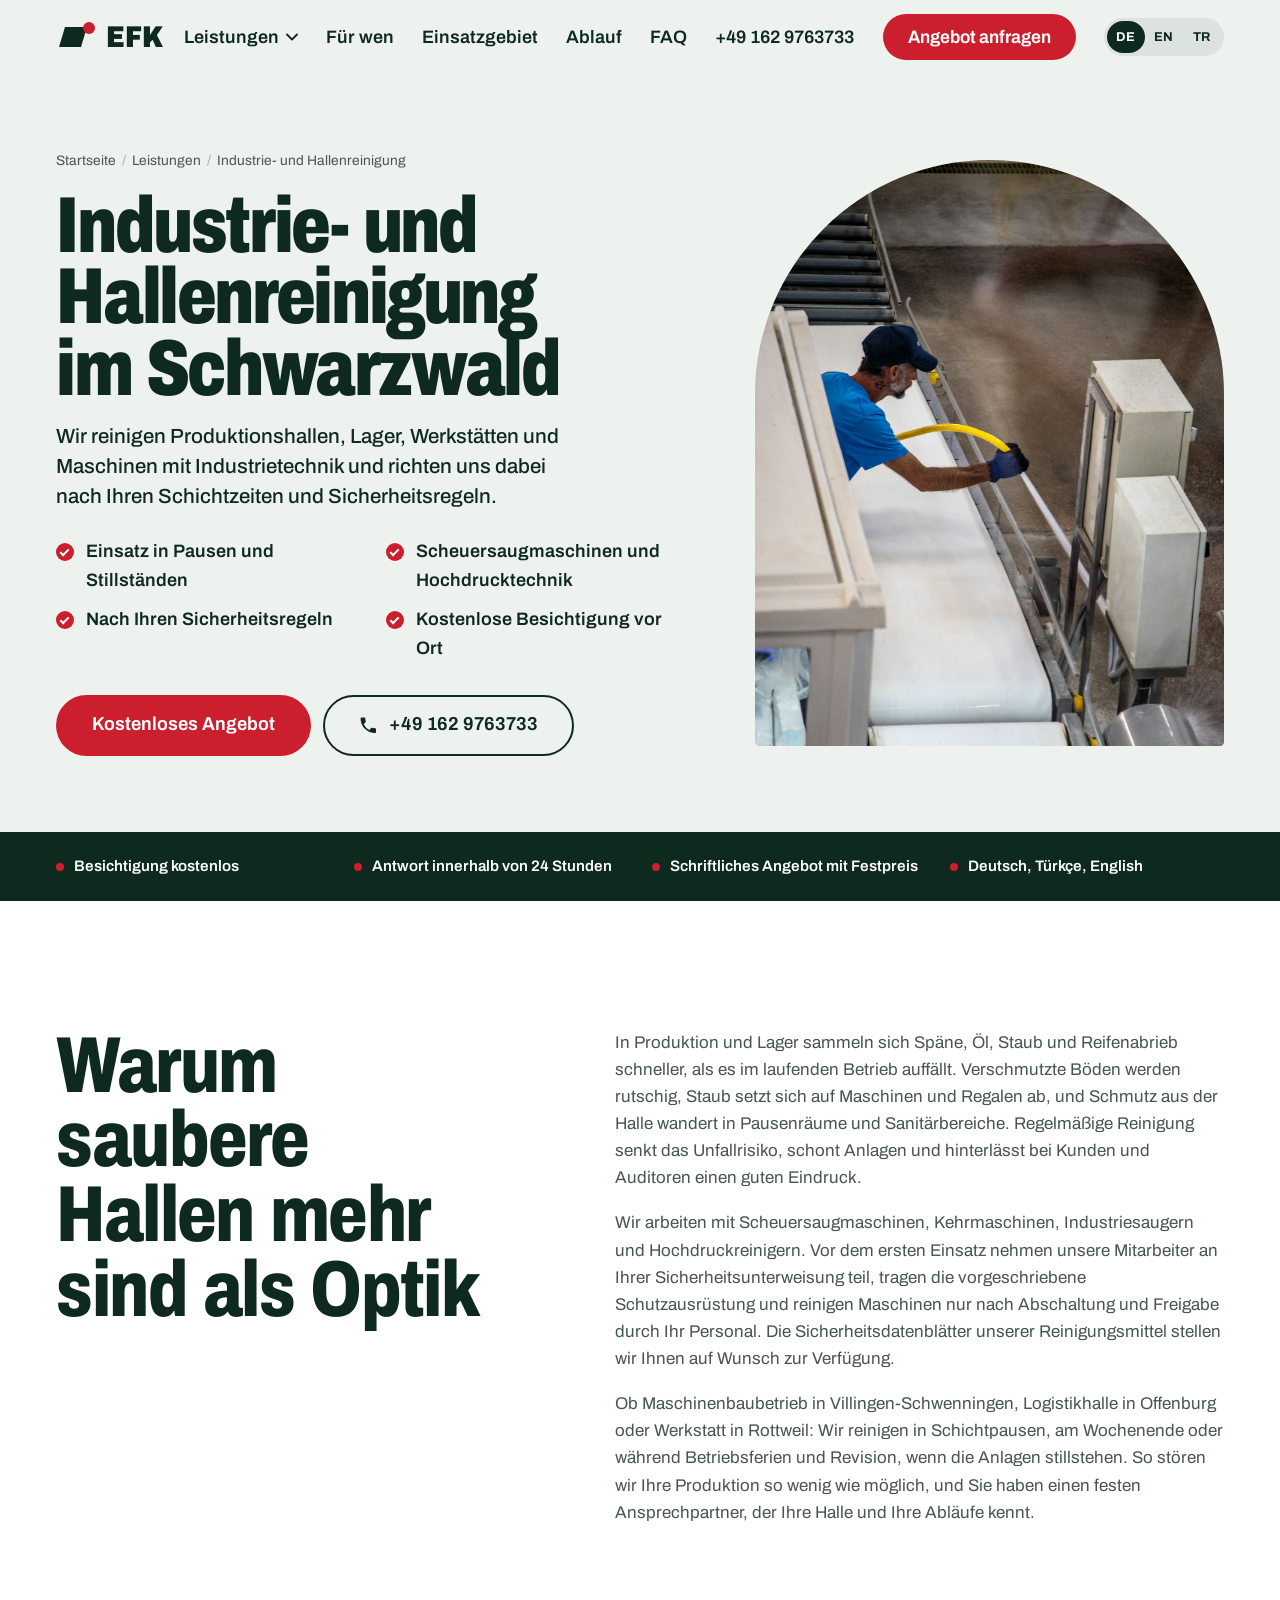
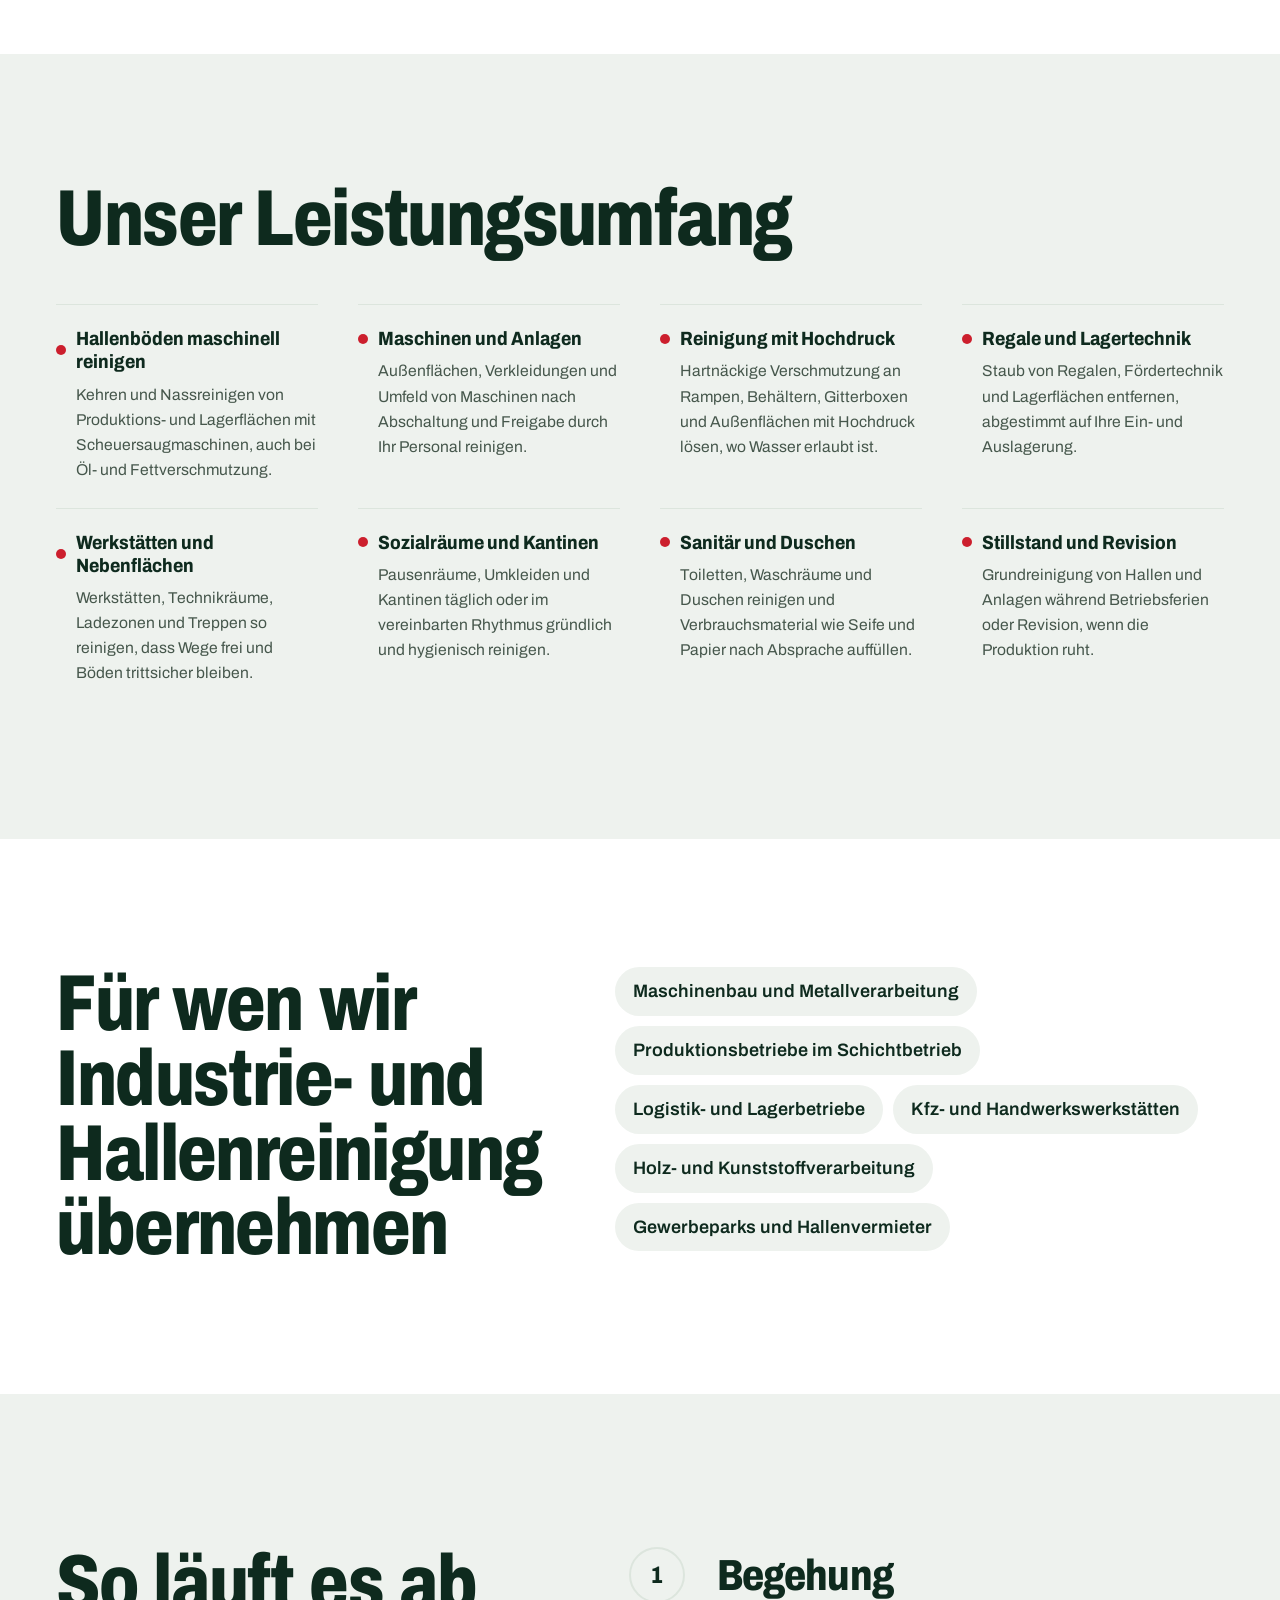
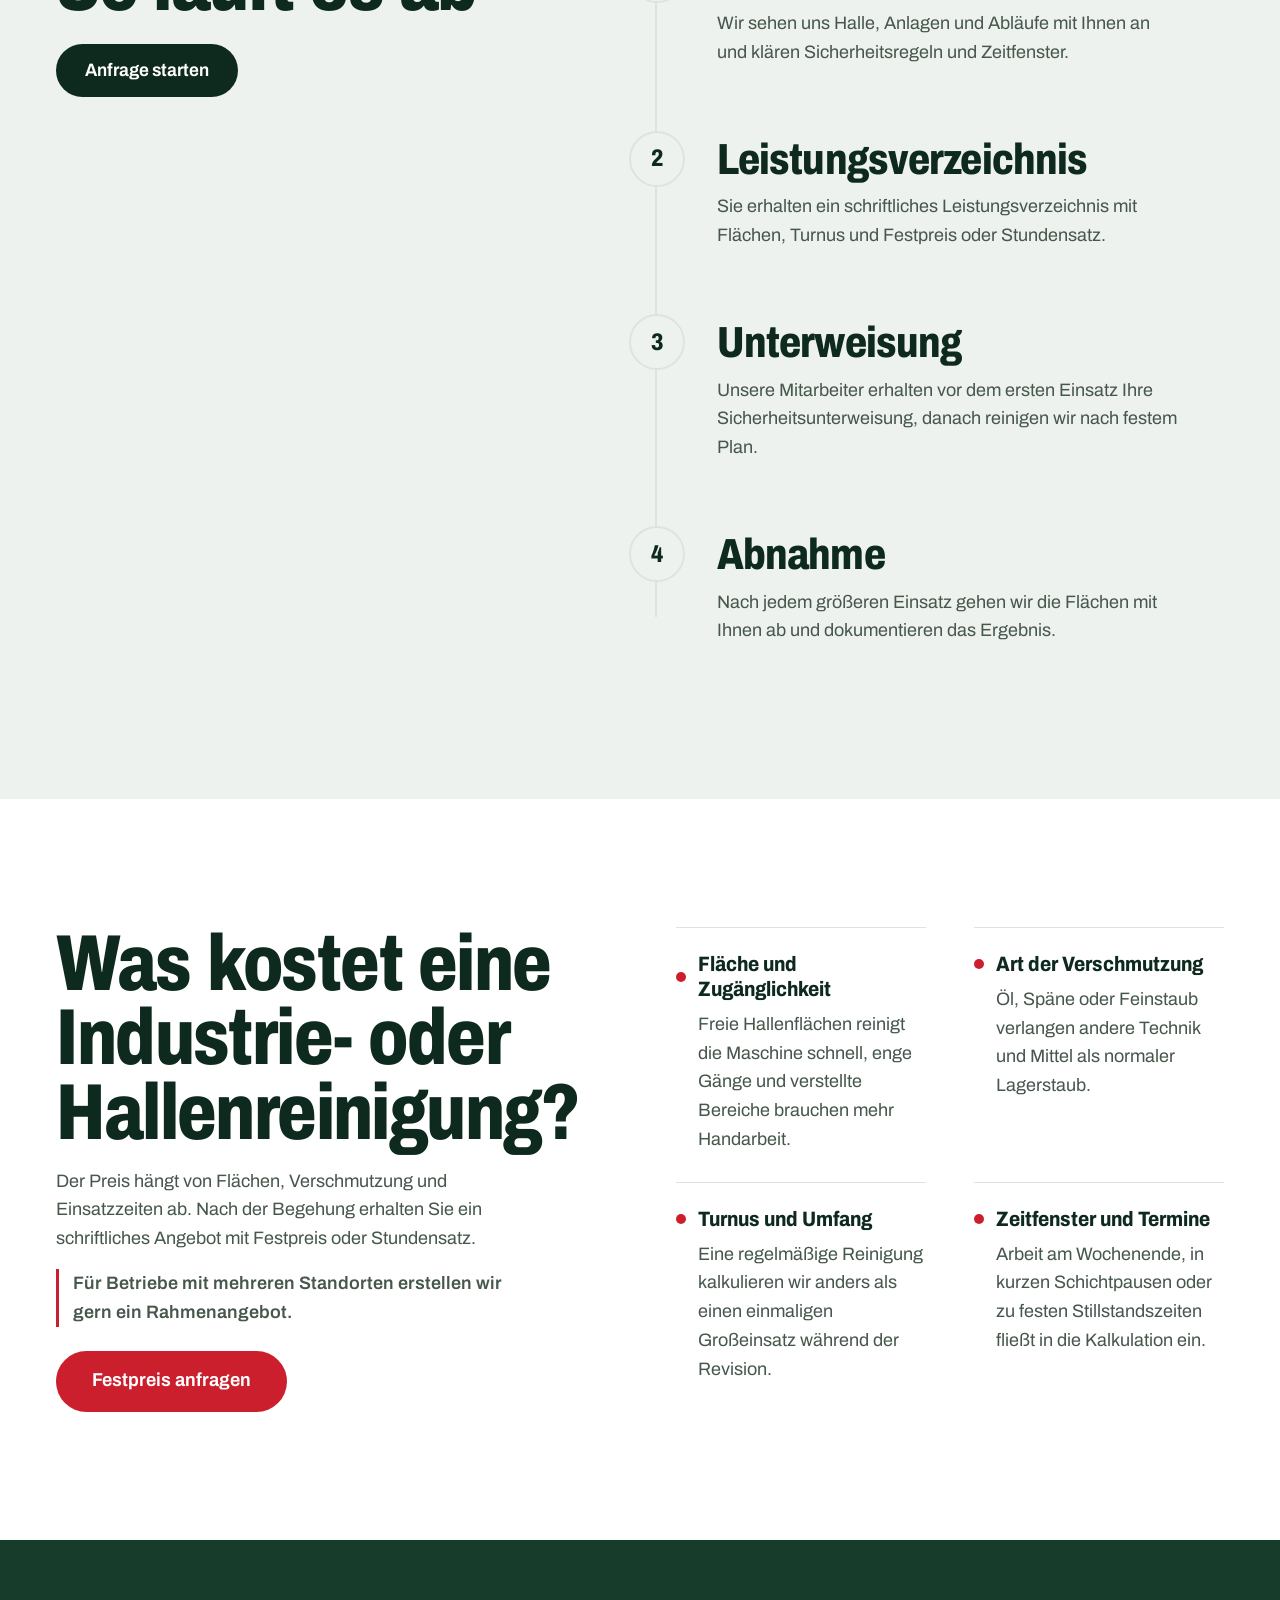
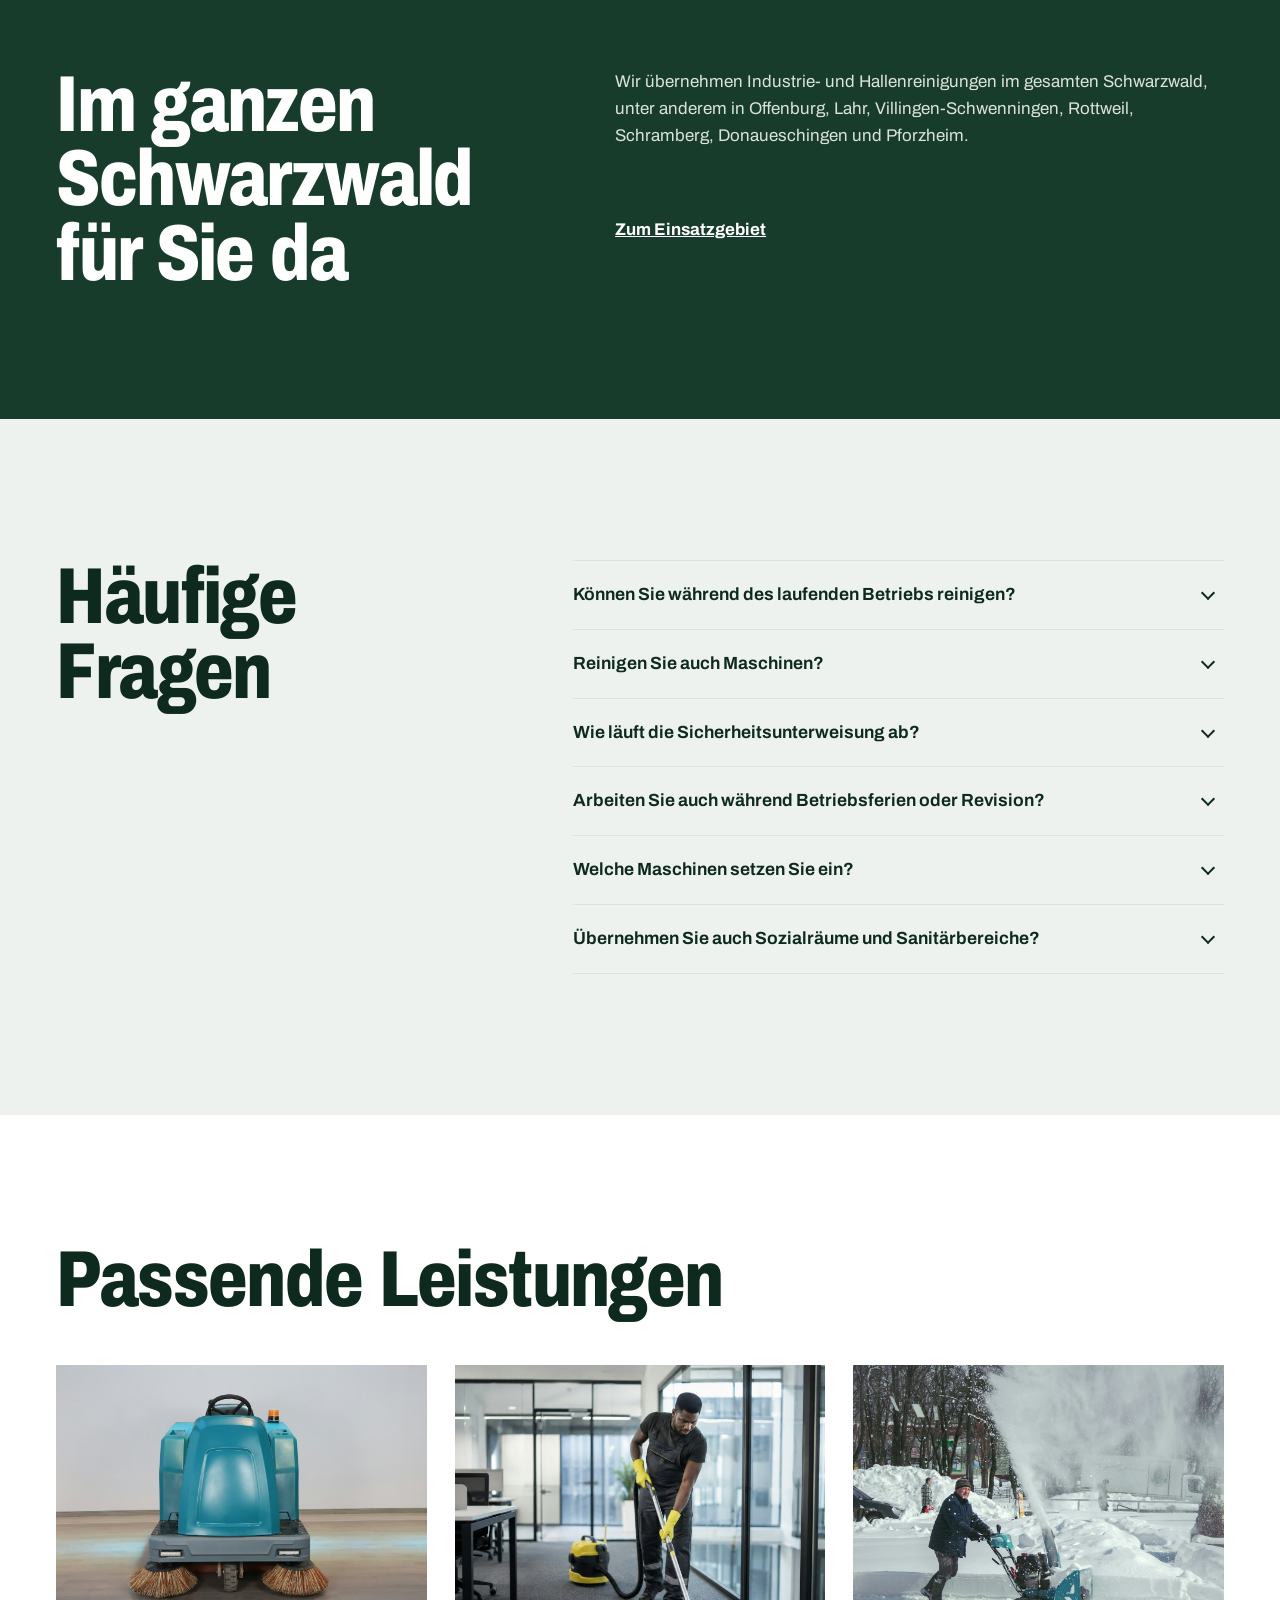
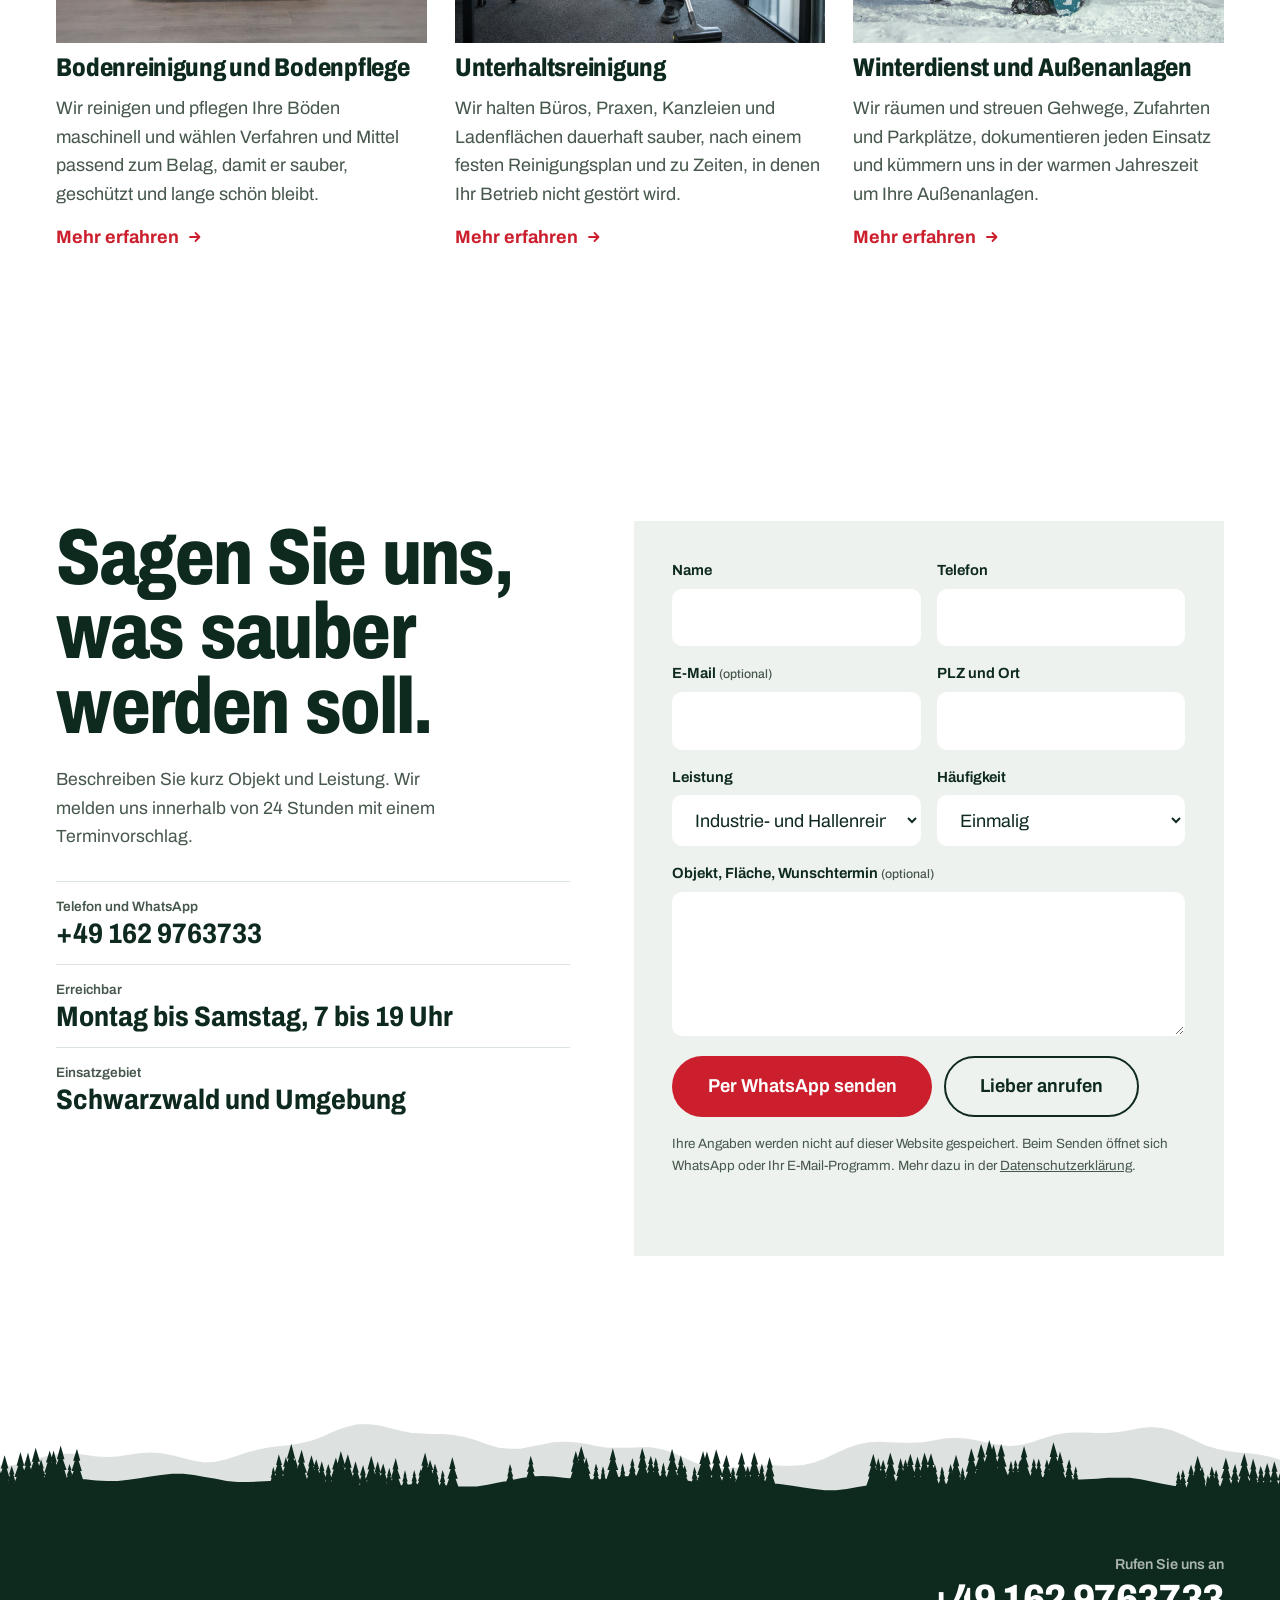
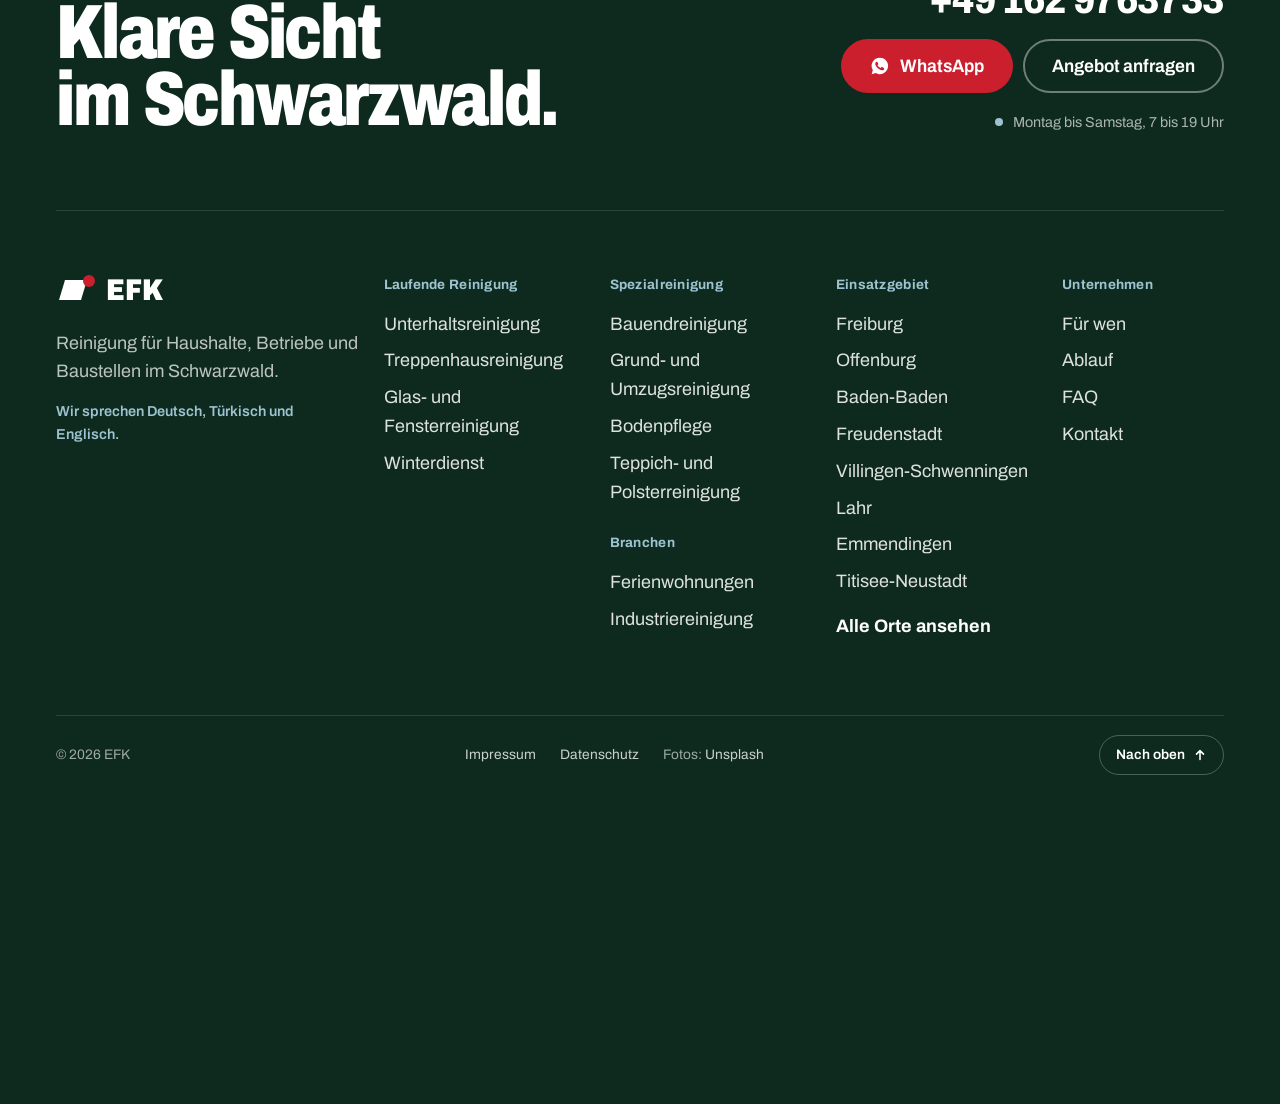
<file: leistungen/industriereinigung/index.html>
<!doctype html>
<html lang="de" class="no-js">
<head>
  <meta charset="utf-8">
  <meta name="viewport" content="width=device-width, initial-scale=1">
  <title>Industrie- und Hallenreinigung im Schwarzwald | EFK</title>
  <meta name="description" content="Industrie- und Hallenreinigung im Schwarzwald: Produktions- und Lagerhallen, Maschinen und Sozialräume, auch in Schichtpausen und Betriebsferien.">
  <meta name="theme-color" content="#0E2A1E">
  <meta property="og:type" content="website">
  <meta property="og:locale" content="de_DE">
  <meta property="og:title" content="Industrie- und Hallenreinigung im Schwarzwald | EFK">
  <meta property="og:description" content="Industrie- und Hallenreinigung im Schwarzwald: Produktions- und Lagerhallen, Maschinen und Sozialräume, auch in Schichtpausen und Betriebsferien.">
  <link rel="canonical" href="https://oeztuerkhamza.github.io/efk-temizlik/leistungen/industriereinigung/">
  <link rel="icon" href="../../favicon.svg" type="image/svg+xml">
  <link rel="preload" href="../../assets/fonts/archivo-latin.woff2" as="font" type="font/woff2" crossorigin>
  <link rel="stylesheet" href="../../assets/css/style.css">
  <script>
    document.documentElement.className = 'js';
    try {
      var l = new URLSearchParams(location.search).get('lang') || localStorage.getItem('efk-lang');
      if (l === 'en' || l === 'tr') {
        document.documentElement.classList.add('i18n-pending');
        setTimeout(function () { document.documentElement.classList.remove('i18n-pending'); }, 3000);
      }
    } catch (e) {}
  </script>
  <script type="application/ld+json">{"@context":"https://schema.org","@type":"Service","name":"Industrie- und Hallenreinigung","serviceType":"Industrie- und Hallenreinigung","description":"Industrie- und Hallenreinigung im Schwarzwald: Produktions- und Lagerhallen, Maschinen und Sozialräume, auch in Schichtpausen und Betriebsferien.","url":"https://oeztuerkhamza.github.io/efk-temizlik/leistungen/industriereinigung/","provider":{"@type":"LocalBusiness","@id":"https://oeztuerkhamza.github.io/efk-temizlik/#business","name":"EFK","telephone":"+49 162 9763733"},"areaServed":{"@type":"Place","name":"Schwarzwald"}}</script>
  <script type="application/ld+json">{"@context":"https://schema.org","@type":"BreadcrumbList","itemListElement":[{"@type":"ListItem","position":1,"name":"Startseite","item":"https://oeztuerkhamza.github.io/efk-temizlik/"},{"@type":"ListItem","position":2,"name":"Leistungen","item":"https://oeztuerkhamza.github.io/efk-temizlik/#leistungen"},{"@type":"ListItem","position":3,"name":"Industrie- und Hallenreinigung","item":"https://oeztuerkhamza.github.io/efk-temizlik/leistungen/industriereinigung/"}]}</script>
  <script type="application/ld+json">{"@context":"https://schema.org","@type":"FAQPage","mainEntity":[{"@type":"Question","name":"Können Sie während des laufenden Betriebs reinigen?","acceptedAnswer":{"@type":"Answer","text":"Ja, in vielen Bereichen. Flächen nahe an laufenden Maschinen reinigen wir in Schichtpausen, am Wochenende oder nach Absprache abschnittsweise, damit niemand gefährdet wird."}},{"@type":"Question","name":"Reinigen Sie auch Maschinen?","acceptedAnswer":{"@type":"Answer","text":"Wir reinigen Außenflächen, Verkleidungen und das Umfeld von Maschinen. Gearbeitet wird nur nach Abschaltung und Freigabe durch Ihr Personal, Eingriffe in die Technik übernehmen wir nicht."}},{"@type":"Question","name":"Wie läuft die Sicherheitsunterweisung ab?","acceptedAnswer":{"@type":"Answer","text":"Vor dem ersten Einsatz weisen Sie oder Ihre Fachkraft für Arbeitssicherheit unser Team in Gefahren, Wege und Regeln Ihres Betriebs ein. Wir halten uns an Ihre Vorgaben zu Schutzausrüstung, Zutritt und Fahrwegen."}},{"@type":"Question","name":"Arbeiten Sie auch während Betriebsferien oder Revision?","acceptedAnswer":{"@type":"Answer","text":"Ja. Gerade dann lassen sich Hallen und Anlagen gründlich reinigen, weil die Produktion ruht. Sprechen Sie uns früh an, damit wir die Termine fest einplanen können."}},{"@type":"Question","name":"Welche Maschinen setzen Sie ein?","acceptedAnswer":{"@type":"Answer","text":"Je nach Fläche Scheuersaugmaschinen, Kehrmaschinen, Industriesauger und Hochdruckreiniger. Geräte und Reinigungsmittel bringen wir selbst mit, Sicherheitsdatenblätter erhalten Sie auf Wunsch."}},{"@type":"Question","name":"Übernehmen Sie auch Sozialräume und Sanitärbereiche?","acceptedAnswer":{"@type":"Answer","text":"Ja. Pausenräume, Kantinen, Umkleiden und Sanitäranlagen reinigen wir auf Wunsch im selben Vertrag, mit einem festen Ansprechpartner für alle Bereiche."}}]}</script>
  <script type="application/json" id="i18n-page">{"en":{"p.name":"Industrial cleaning","p.h1":"Industrial and warehouse cleaning in the Black Forest","p.lead":"We clean production halls, warehouses, workshops and machinery with industrial equipment, working around your shift times and safety rules.","p.introTitle":"Why clean halls are about more than looks","p.scopeTitle":"What we do","p.forTitle":"Who we provide industrial cleaning for","p.priceTitle":"How much does industrial or warehouse cleaning cost?","p.priceIntro":"The price depends on the areas, the type of soiling and the working times. After the site survey you receive a written quote with a fixed price or hourly rate.","p.priceNote":"For companies with several sites, we are happy to prepare a framework quote.","p.areaText":"We provide industrial and warehouse cleaning throughout the Black Forest, including Offenburg, Lahr, Villingen-Schwenningen, Rottweil, Schramberg, Donaueschingen and Pforzheim.","p.usp1":"Work during breaks and shutdowns","p.usp2":"Scrubber-driers and pressure washers","p.usp3":"Following your safety rules","p.usp4":"Free on-site visit","p.intro1":"In production and storage areas, swarf, oil, dust and tyre marks build up faster than anyone notices in day-to-day operations. Dirty floors become slippery, dust settles on machines and racking, and dirt from the hall is carried into break rooms and washrooms. Regular cleaning reduces the risk of accidents, protects equipment and leaves a good impression on customers and auditors.","p.intro2":"We work with scrubber-driers, sweepers, industrial vacuums and pressure washers. Before the first job, our staff take part in your safety briefing (Unterweisung), wear the required protective equipment and only clean machines once your staff have shut them down and released them. On request, we provide the safety data sheets for our cleaning products.","p.intro3":"Whether it is an engineering firm in Villingen-Schwenningen, a logistics hall in Offenburg or a workshop in Rottweil, we clean during shift breaks, at weekends or during company holidays and maintenance shutdowns when the plant is idle. That keeps disruption to your production to a minimum, and you have a fixed contact person who knows your site and processes.","p.scope1t":"Machine-cleaned hall floors","p.scope1d":"Sweeping and wet cleaning of production and storage areas with scrubber-driers, including oil and grease soiling.","p.scope2t":"Machinery and plant","p.scope2d":"Cleaning machine surfaces, guards and surrounding areas once your staff have shut down and released the equipment.","p.scope3t":"High-pressure cleaning","p.scope3d":"Removing stubborn dirt from loading ramps, containers, mesh pallets and outdoor areas wherever water may be used.","p.scope4t":"Racking and storage systems","p.scope4d":"Dusting racking, conveyors and storage areas, planned around your goods-in and goods-out times.","p.scope5t":"Workshops and ancillary areas","p.scope5d":"Cleaning workshops, plant rooms, loading zones and stairs so that walkways stay clear and floors stay safe underfoot.","p.scope6t":"Staff rooms and canteens","p.scope6d":"Break rooms, changing rooms and canteens cleaned thoroughly and hygienically, daily or at agreed intervals.","p.scope7t":"Washrooms and showers","p.scope7d":"Cleaning toilets, washrooms and showers and refilling soap, paper and other consumables by arrangement.","p.scope8t":"Shutdowns and maintenance","p.scope8d":"Deep cleaning of halls and plant during company holidays or maintenance shutdowns while production is at a standstill.","p.for1":"Engineering and metalworking","p.for2":"Manufacturers with shift work","p.for3":"Logistics and warehousing","p.for4":"Vehicle and trade workshops","p.for5":"Wood and plastics processing","p.for6":"Business parks and hall landlords","p.step1t":"Site survey","p.step1d":"We walk through the hall, plant and processes with you and agree safety rules and time windows.","p.step2t":"Specification","p.step2d":"You receive a written specification (Leistungsverzeichnis) with areas, intervals and a fixed price or hourly rate.","p.step3t":"Safety briefing","p.step3d":"Our staff receive your safety briefing before the first job, and then we clean to a fixed plan.","p.step4t":"Sign-off","p.step4d":"After each larger job we inspect the areas with you and document the result.","p.price1t":"Area and access","p.price1d":"Open hall floors are quick to clean by machine, while narrow aisles and cluttered areas need more manual work.","p.price2t":"Type of soiling","p.price2d":"Oil, swarf or fine dust require different equipment and products than ordinary warehouse dust.","p.price3t":"Frequency and scope","p.price3d":"Regular cleaning is priced differently from a one-off major job during a maintenance shutdown.","p.price4t":"Time windows","p.price4d":"Weekend work, short shift breaks or fixed shutdown dates are reflected in the quote.","p.faq1q":"Can you clean while production is running?","p.faq1a":"Yes, in many areas. Areas close to running machinery are cleaned during shift breaks, at weekends or in sections by arrangement, so nobody is put at risk.","p.faq2q":"Do you clean machines too?","p.faq2a":"We clean the outer surfaces, guards and surroundings of machines. We only start once your staff have shut them down and released them, and we do not work on the technical components.","p.faq3q":"How does the safety briefing work?","p.faq3a":"Before the first job, you or your safety officer brief our team on the hazards, routes and rules of your site. We follow your requirements for protective equipment, access and traffic routes.","p.faq4q":"Do you work during company holidays or maintenance shutdowns?","p.faq4a":"Yes. That is the best time to clean halls and plant thoroughly, because production is at a standstill. Contact us early so we can book the dates firmly.","p.faq5q":"What equipment do you use?","p.faq5a":"Depending on the area, scrubber-driers, sweepers, industrial vacuums and pressure washers. We bring our own machines and cleaning products, and you receive safety data sheets on request.","p.faq6q":"Do you also look after staff rooms and washrooms?","p.faq6a":"Yes. Break rooms, canteens, changing rooms and washrooms can be included in the same contract, with one fixed contact person for all areas.","meta.title":"Industrial and warehouse cleaning in the Black Forest | EFK","meta.desc":"Industrial and warehouse cleaning in the Black Forest: production halls, machinery and staff areas, also during shift breaks and plant shutdowns.","og.title":"Industrial and warehouse cleaning in the Black Forest | EFK","og.desc":"Industrial and warehouse cleaning in the Black Forest: production halls, machinery and staff areas, also during shift breaks and plant shutdowns.","p.alt":"Worker hosing down a conveyor belt in a factory","lp.crumbs":"Breadcrumb","lp.home":"Home","lp.cta":"Free quote","lp.fact3":"Written fixed-price quote","lp.process":"How it works","lp.priceCta":"Request a fixed price","lp.areaTitle":"Across the whole Black Forest","lp.areaLink":"See our service area","lp.faq":"Frequently asked questions","lp.related":"Related services","lp.more":"Learn more","r1.name":"Floor care","r1.lead":"We clean and care for your floors by machine and choose the method and products to suit each material, so the floor stays clean, protected and looking good for longer.","r2.name":"Regular office cleaning","r2.lead":"We keep offices, medical practices, law firms and shops clean on an ongoing basis, to a fixed cleaning schedule and at times that do not disrupt your business.","r3.name":"Winter service","r3.lead":"We clear and grit footpaths, driveways and car parks, document every call-out and look after your grounds in the warmer months."},"tr":{"p.name":"Sanayi temizliği","p.h1":"Kara Orman'da sanayi ve depo temizliği","p.lead":"Üretim hollerini, depoları, atölyeleri ve makineleri endüstriyel cihazlarla temizleriz; bunu yaparken vardiya saatlerinize ve güvenlik kurallarınıza uyarız.","p.introTitle":"Temiz bir hol neden görüntüden fazlasıdır","p.scopeTitle":"Hizmet kapsamımız","p.forTitle":"Kimler için sanayi temizliği yapıyoruz","p.priceTitle":"Sanayi ve depo temizliği ne kadar tutar?","p.priceIntro":"Fiyat alanlara, kirliliğin türüne ve çalışma saatlerine bağlıdır. Keşiften sonra sabit fiyatlı ya da saat ücretli yazılı bir teklif alırsınız.","p.priceNote":"Birden fazla lokasyonu olan işletmeler için memnuniyetle çerçeve teklif hazırlarız.","p.areaText":"Sanayi ve depo temizliğini Kara Orman'ın tamamında, örneğin Offenburg, Lahr, Villingen-Schwenningen, Rottweil, Schramberg, Pforzheim ve Donaueschingen'de yapıyoruz.","p.usp1":"Molalarda ve duruşlarda çalışma","p.usp2":"Zemin yıkama makinesi ve basınçlı yıkama","p.usp3":"Güvenlik kurallarınıza uygun çalışma","p.usp4":"Ücretsiz yerinde keşif","p.intro1":"Üretim ve depo alanlarında talaş, yağ, toz ve lastik izleri, günlük işleyişte fark edildiğinden çok daha hızlı birikir. Kirli zeminler kayganlaşır, toz makinelerin ve rafların üzerine çöker, holden gelen kir mola odalarına ve tuvaletlere taşınır. Düzenli temizlik kaza riskini azaltır, tesisleri korur ve müşterilerde ve denetçilerde iyi bir izlenim bırakır.","p.intro2":"Zemin yıkama makineleri, süpürme makineleri, endüstriyel elektrik süpürgeleri ve basınçlı yıkama cihazlarıyla çalışırız. İlk işten önce çalışanlarımız iş güvenliği eğitiminize (Unterweisung) katılır, gerekli koruyucu donanımı giyer ve makineleri yalnızca personeliniz durdurup onay verdikten sonra temizler. İsterseniz temizlik ürünlerimizin güvenlik bilgi formlarını size veririz.","p.intro3":"Villingen-Schwenningen'de bir makine imalatçısı, Offenburg'da bir lojistik holü ya da Rottweil'de bir atölye: Vardiya aralarında, hafta sonları ya da tesisin durduğu toplu izin (Betriebsferien) ve bakım duruşu (Revision) dönemlerinde temizlik yaparız. Böylece üretiminizi olabildiğince az etkileriz ve tesisinizi ve işleyişinizi tanıyan sabit bir muhatabınız olur.","p.scope1t":"Makineyle hol zemini","p.scope1d":"Üretim ve depo alanlarını zemin yıkama makineleriyle süpürür ve ıslak temizleriz, yağ ve gres kirleri dahil.","p.scope2t":"Makine ve tesisler","p.scope2d":"Personeliniz durdurup onay verdikten sonra makinelerin dış yüzeylerini, muhafazalarını ve çevresini temizleriz.","p.scope3t":"Basınçlı yıkama","p.scope3d":"Yükleme rampaları, konteynerler, tel paletler ve dış alanlardaki inatçı kiri, suyun kullanılabildiği her yerde basınçla çözeriz.","p.scope4t":"Raflar ve depo sistemleri","p.scope4d":"Rafların, konveyörlerin ve depo alanlarının tozunu mal giriş ve çıkış saatlerinize göre alırız.","p.scope5t":"Atölye ve yan alanlar","p.scope5d":"Atölyeleri, teknik odaları, yükleme alanlarını ve merdivenleri, yollar açık ve zeminler güvenli kalacak şekilde temizleriz.","p.scope6t":"Sosyal alanlar ve kantinler","p.scope6d":"Mola odalarını, soyunma odalarını ve kantinleri her gün ya da anlaşılan aralıklarla titizlikle ve hijyenik şekilde temizleriz.","p.scope7t":"Tuvalet ve duşlar","p.scope7d":"Tuvaletleri, lavaboları ve duşları temizler, sabun ve kâğıt gibi sarf malzemelerini anlaşmaya göre tamamlarız.","p.scope8t":"Duruş ve bakım dönemleri","p.scope8d":"Toplu izin veya bakım duruşu sırasında, üretim dururken hollerin ve tesislerin derin temizliğini yaparız.","p.for1":"Makine imalatı ve metal işleme","p.for2":"Vardiyalı çalışan üretim tesisleri","p.for3":"Lojistik ve depo işletmeleri","p.for4":"Oto ve zanaat atölyeleri","p.for5":"Ahşap ve plastik işleme","p.for6":"Sanayi siteleri ve hol kiraya verenler","p.step1t":"Keşif","p.step1d":"Holü, tesisleri ve işleyişi sizinle birlikte gezer, güvenlik kurallarını ve zaman aralıklarını netleştiririz.","p.step2t":"Hizmet listesi","p.step2d":"Alanları, sıklığı ve sabit fiyatı ya da saat ücretini içeren yazılı bir hizmet listesi (Leistungsverzeichnis) alırsınız.","p.step3t":"Güvenlik eğitimi","p.step3d":"Çalışanlarımız ilk işten önce iş güvenliği eğitiminizi alır, ardından belirli bir plana göre temizlik yaparız.","p.step4t":"Kontrol","p.step4d":"Her büyük işten sonra alanları sizinle birlikte kontrol eder ve sonucu belgeleriz.","p.price1t":"Alan ve erişim","p.price1d":"Boş hol zeminleri makineyle hızlı temizlenir, dar koridorlar ve dolu alanlar ise daha fazla el işçiliği ister.","p.price2t":"Kirliliğin türü","p.price2d":"Yağ, talaş veya ince toz, normal depo tozuna göre farklı cihaz ve ürünler gerektirir.","p.price3t":"Sıklık ve kapsam","p.price3d":"Düzenli temizlik, bakım duruşundaki tek seferlik büyük bir işten farklı fiyatlandırılır.","p.price4t":"Zaman aralıkları","p.price4d":"Hafta sonu çalışması, kısa vardiya araları ya da sabit duruş tarihleri fiyata yansır.","p.faq1q":"Üretim devam ederken temizlik yapabilir misiniz?","p.faq1a":"Evet, birçok alanda. Çalışan makinelere yakın alanları kimseyi tehlikeye atmamak için vardiya aralarında, hafta sonları ya da anlaşmaya göre bölüm bölüm temizleriz.","p.faq2q":"Makineleri de temizliyor musunuz?","p.faq2a":"Makinelerin dış yüzeylerini, muhafazalarını ve çevresini temizleriz. Yalnızca personeliniz makineyi durdurup onay verdikten sonra çalışırız, teknik parçalara müdahale etmeyiz.","p.faq3q":"İş güvenliği eğitimi nasıl işliyor?","p.faq3a":"İlk işten önce siz ya da iş güvenliği uzmanınız ekibimizi işletmenizdeki tehlikeler, yollar ve kurallar hakkında bilgilendirirsiniz. Koruyucu donanım, giriş ve araç yolları konusundaki kurallarınıza uyarız.","p.faq4q":"Toplu izin veya bakım duruşu sırasında da çalışıyor musunuz?","p.faq4a":"Evet. Üretim durduğu için holleri ve tesisleri iyice temizlemenin en uygun zamanı budur. Tarihleri kesin olarak planlayabilmemiz için bize erken haber verin.","p.faq5q":"Hangi cihazları kullanıyorsunuz?","p.faq5a":"Alana göre zemin yıkama makineleri, süpürme makineleri, endüstriyel elektrik süpürgeleri ve basınçlı yıkama cihazları. Makineleri ve temizlik ürünlerini kendimiz getiririz, güvenlik bilgi formlarını isterseniz size veririz.","p.faq6q":"Sosyal alanları ve tuvaletleri de üstleniyor musunuz?","p.faq6a":"Evet. Mola odaları, kantinler, soyunma odaları ve tuvaletler aynı sözleşmeye dahil edilebilir; tüm alanlar için tek ve sabit bir muhatabınız olur.","meta.title":"Kara Orman'da sanayi ve depo temizliği | EFK","meta.desc":"Kara Orman'da sanayi ve depo temizliği: üretim holleri, makineler ve sosyal alanlar, vardiya aralarında ve bakım duruşlarında da. Ücretsiz keşif.","og.title":"Kara Orman'da sanayi ve depo temizliği | EFK","og.desc":"Kara Orman'da sanayi ve depo temizliği: üretim holleri, makineler ve sosyal alanlar, vardiya aralarında ve bakım duruşlarında da. Ücretsiz keşif.","p.alt":"Fabrikada hortumla taşıma bandını yıkayan işçi","lp.crumbs":"Sayfa konumu","lp.home":"Ana sayfa","lp.cta":"Ücretsiz teklif","lp.fact3":"Yazılı sabit fiyat teklifi","lp.process":"Süreç nasıl işler","lp.priceCta":"Sabit fiyat isteyin","lp.areaTitle":"Tüm Kara Orman'da yanınızdayız","lp.areaLink":"Hizmet bölgesine bakın","lp.faq":"Sık sorulan sorular","lp.related":"İlgili hizmetler","lp.more":"Daha fazla bilgi","r1.name":"Zemin bakımı","r1.lead":"Zeminlerinizi makineyle temizler ve bakımını yaparız. Yöntemi ve ürünü her zemin türüne göre seçeriz; böylece zemin temiz, korunaklı ve uzun süre güzel kalır.","r2.name":"Düzenli ofis temizliği","r2.lead":"Ofisleri, muayenehaneleri, hukuk bürolarını ve mağazaları sabit bir temizlik planıyla, işinizi aksatmayacak saatlerde sürekli temiz tutuyoruz.","r3.name":"Kış hizmeti","r3.lead":"Kaldırımları, garaj yollarını ve otoparkları kardan temizler, tuzlarız. Her müdahaleyi kayda geçirir, sıcak aylarda dış alanlarınızın bakımını üstleniriz."}}</script>
</head>
<body class="page-lp" data-root="../../" data-service-index="9">
  <a class="skip" href="#inhalt" data-i18n="skip">Zum Inhalt springen</a>

  <header class="site-header" id="top">
    <a class="brand" href="../../" aria-label="EFK, zur Startseite" data-i18n-attr="aria-label:aria.home">
      <svg class="brand-mark" viewBox="0 0 40 32" aria-hidden="true">
        <path d="M9 6h22l-6 20H3z" fill="currentColor"/>
        <circle cx="33" cy="7" r="6" fill="#CC1F2D"/>
      </svg>
      <span class="brand-name">EFK</span>
    </a>

    <nav class="nav" id="nav" aria-label="Hauptmenü" data-i18n-attr="aria-label:aria.menu">
      <ul class="nav-list">
        <li class="has-mega">
          <button class="nav-trigger" type="button" aria-expanded="false" aria-controls="mega"><span data-i18n="nav.services">Leistungen</span><svg viewBox="0 0 12 8" aria-hidden="true"><path d="M1 1.5l5 5 5-5" fill="none" stroke="currentColor" stroke-width="1.8" stroke-linecap="round" stroke-linejoin="round"/></svg></button>
          <div class="mega" id="mega">
            <div class="mega-col">
              <p class="mega-title" data-i18n="mega.laufend">Laufende Reinigung</p>
              <ul>
                <li><a href="../../leistungen/unterhaltsreinigung/" data-i18n="svc.unterhaltsreinigung">Unterhaltsreinigung</a></li>
                <li><a href="../../leistungen/treppenhausreinigung/" data-i18n="svc.treppenhausreinigung">Treppenhausreinigung</a></li>
                <li><a href="../../leistungen/glasreinigung/" data-i18n="svc.glasreinigung">Glas- und Fensterreinigung</a></li>
                <li><a href="../../leistungen/winterdienst/" data-i18n="svc.winterdienst">Winterdienst</a></li>
              </ul>
            </div>
            <div class="mega-col">
              <p class="mega-title" data-i18n="mega.spezial">Spezialreinigung</p>
              <ul>
                <li><a href="../../leistungen/bauendreinigung/" data-i18n="svc.bauendreinigung">Bauendreinigung</a></li>
                <li><a href="../../leistungen/grundreinigung/" data-i18n="svc.grundreinigung">Grund- und Umzugsreinigung</a></li>
                <li><a href="../../leistungen/bodenpflege/" data-i18n="svc.bodenpflege">Bodenpflege</a></li>
                <li><a href="../../leistungen/polsterreinigung/" data-i18n="svc.polsterreinigung">Teppich- und Polsterreinigung</a></li>
              </ul>
            </div>
            <div class="mega-col">
              <p class="mega-title" data-i18n="mega.branchen">Branchen</p>
              <ul>
                <li><a href="../../leistungen/ferienwohnungen/" data-i18n="svc.ferienwohnungen">Ferienwohnungen</a></li>
                <li><a href="../../leistungen/industriereinigung/" data-i18n="svc.industriereinigung">Industriereinigung</a></li>
              </ul>
            </div>
            <div class="mega-col mega-help">
              <p data-i18n="mega.help">Nicht sicher, welche Leistung passt? Rufen Sie an, wir beraten Sie gern.</p>
              <a class="mega-phone" href="tel:+491629763733">+49 162 9763733</a>
            </div>
          </div>
        </li>
        <li><a href="../../#fuer-wen" data-i18n="nav.clients">Für wen</a></li>
        <li><a href="../../#gebiet" data-i18n="nav.area">Einsatzgebiet</a></li>
        <li><a href="../../#ablauf" data-i18n="nav.process">Ablauf</a></li>
        <li><a href="../../#faq" data-i18n="nav.faq">FAQ</a></li>
        <li class="nav-phone"><a href="tel:+491629763733">+49 162 9763733</a></li>
        <li class="nav-cta"><a class="btn btn--red" href="#kontakt"><span data-i18n="nav.quote">Angebot anfragen</span></a></li>
      </ul>
    </nav>

    <div class="lang" role="group" aria-label="Sprache / Language / Dil">
      <button type="button" data-lang="de" aria-pressed="true" lang="de" title="Deutsch">DE</button>
      <button type="button" data-lang="en" aria-pressed="false" lang="en" title="English">EN</button>
      <button type="button" data-lang="tr" aria-pressed="false" lang="tr" title="Türkçe">TR</button>
    </div>

    <button class="menu-btn" type="button" aria-expanded="false" aria-controls="nav">
      <span data-i18n="menu">Menü</span>
      <span class="menu-btn-bars" aria-hidden="true"><i></i><i></i></span>
    </button>
  </header>

  <main id="inhalt">
    <section class="lp-hero" aria-labelledby="lp-title">
      <div class="wrap lp-hero-grid">
        <div class="lp-hero-copy">
          <nav class="crumbs" aria-label="Brotkrumen-Navigation" data-i18n-attr="aria-label:lp.crumbs">
            <ol>
              <li><a href="../../" data-i18n="lp.home">Startseite</a></li>
              <li><a href="../../#leistungen" data-i18n="nav.services">Leistungen</a></li>
              <li aria-current="page" data-i18n="p.name">Industrie- und Hallenreinigung</li>
            </ol>
          </nav>
          <h1 id="lp-title" data-i18n="p.h1">Industrie- und Hallenreinigung im Schwarzwald</h1>
          <p class="lp-lead" data-i18n="p.lead">Wir reinigen Produktionshallen, Lager, Werkstätten und Maschinen mit Industrietechnik und richten uns dabei nach Ihren Schichtzeiten und Sicherheitsregeln.</p>
          <ul class="checks lp-usps">
            <li data-i18n="p.usp1">Einsatz in Pausen und Stillständen</li>
            <li data-i18n="p.usp2">Scheuersaugmaschinen und Hochdrucktechnik</li>
            <li data-i18n="p.usp3">Nach Ihren Sicherheitsregeln</li>
            <li data-i18n="p.usp4">Kostenlose Besichtigung vor Ort</li>
          </ul>
          <div class="hero-actions">
            <a class="btn btn--red btn--lg" href="#kontakt"><span data-i18n="lp.cta">Kostenloses Angebot</span></a>
            <a class="btn btn--ghost btn--lg" href="tel:+491629763733"><span><svg class="ico" viewBox="0 0 24 24" aria-hidden="true"><path d="M6.6 10.8a15.1 15.1 0 0 0 6.6 6.6l2.2-2.2a1 1 0 0 1 1-.25 11.4 11.4 0 0 0 3.6.57 1 1 0 0 1 1 1V20a1 1 0 0 1-1 1A17 17 0 0 1 3 4a1 1 0 0 1 1-1h3.5a1 1 0 0 1 1 1c0 1.25.2 2.45.57 3.6a1 1 0 0 1-.25 1z" fill="currentColor"/></svg>+49 162 9763733</span></a>
          </div>
        </div>
        <figure class="lp-hero-img"><img src="../../assets/img/endustriyel.jpg" width="1400" height="2101" alt="Arbeiter spült ein Förderband in einer Fabrik mit dem Schlauch ab" data-i18n-attr="alt:p.alt" fetchpriority="high" decoding="async"></figure>
      </div>
    </section>

    <div class="lp-facts">
      <ul class="wrap">
        <li data-i18n="hero.fact1">Besichtigung kostenlos</li>
        <li data-i18n="hero.fact2">Antwort innerhalb von 24 Stunden</li>
        <li data-i18n="lp.fact3">Schriftliches Angebot mit Festpreis</li>
        <li>Deutsch, Türkçe, English</li>
      </ul>
    </div>

    <section class="lp-section lp-white" aria-labelledby="lp-intro">
      <div class="wrap lp-2col">
        <h2 class="h2" id="lp-intro" data-i18n="p.introTitle">Warum saubere Hallen mehr sind als Optik</h2>
        <div class="lp-prose">
          <p data-i18n="p.intro1">In Produktion und Lager sammeln sich Späne, Öl, Staub und Reifenabrieb schneller, als es im laufenden Betrieb auffällt. Verschmutzte Böden werden rutschig, Staub setzt sich auf Maschinen und Regalen ab, und Schmutz aus der Halle wandert in Pausenräume und Sanitärbereiche. Regelmäßige Reinigung senkt das Unfallrisiko, schont Anlagen und hinterlässt bei Kunden und Auditoren einen guten Eindruck.</p>
          <p data-i18n="p.intro2">Wir arbeiten mit Scheuersaugmaschinen, Kehrmaschinen, Industriesaugern und Hochdruckreinigern. Vor dem ersten Einsatz nehmen unsere Mitarbeiter an Ihrer Sicherheitsunterweisung teil, tragen die vorgeschriebene Schutzausrüstung und reinigen Maschinen nur nach Abschaltung und Freigabe durch Ihr Personal. Die Sicherheitsdatenblätter unserer Reinigungsmittel stellen wir Ihnen auf Wunsch zur Verfügung.</p>
          <p data-i18n="p.intro3">Ob Maschinenbaubetrieb in Villingen-Schwenningen, Logistikhalle in Offenburg oder Werkstatt in Rottweil: Wir reinigen in Schichtpausen, am Wochenende oder während Betriebsferien und Revision, wenn die Anlagen stillstehen. So stören wir Ihre Produktion so wenig wie möglich, und Sie haben einen festen Ansprechpartner, der Ihre Halle und Ihre Abläufe kennt.</p>
        </div>
      </div>
    </section>

    <section class="lp-section" aria-labelledby="lp-scope">
      <div class="wrap">
        <div class="scope-head"><h2 class="h2" id="lp-scope" data-i18n="p.scopeTitle">Unser Leistungsumfang</h2></div>
        <ul class="scope-grid">
          <li><h3 data-i18n="p.scope1t">Hallenböden maschinell reinigen</h3><p data-i18n="p.scope1d">Kehren und Nassreinigen von Produktions- und Lagerflächen mit Scheuersaugmaschinen, auch bei Öl- und Fettverschmutzung.</p></li>
          <li><h3 data-i18n="p.scope2t">Maschinen und Anlagen</h3><p data-i18n="p.scope2d">Außenflächen, Verkleidungen und Umfeld von Maschinen nach Abschaltung und Freigabe durch Ihr Personal reinigen.</p></li>
          <li><h3 data-i18n="p.scope3t">Reinigung mit Hochdruck</h3><p data-i18n="p.scope3d">Hartnäckige Verschmutzung an Rampen, Behältern, Gitterboxen und Außenflächen mit Hochdruck lösen, wo Wasser erlaubt ist.</p></li>
          <li><h3 data-i18n="p.scope4t">Regale und Lagertechnik</h3><p data-i18n="p.scope4d">Staub von Regalen, Fördertechnik und Lagerflächen entfernen, abgestimmt auf Ihre Ein- und Auslagerung.</p></li>
          <li><h3 data-i18n="p.scope5t">Werkstätten und Nebenflächen</h3><p data-i18n="p.scope5d">Werkstätten, Technikräume, Ladezonen und Treppen so reinigen, dass Wege frei und Böden trittsicher bleiben.</p></li>
          <li><h3 data-i18n="p.scope6t">Sozialräume und Kantinen</h3><p data-i18n="p.scope6d">Pausenräume, Umkleiden und Kantinen täglich oder im vereinbarten Rhythmus gründlich und hygienisch reinigen.</p></li>
          <li><h3 data-i18n="p.scope7t">Sanitär und Duschen</h3><p data-i18n="p.scope7d">Toiletten, Waschräume und Duschen reinigen und Verbrauchsmaterial wie Seife und Papier nach Absprache auffüllen.</p></li>
          <li><h3 data-i18n="p.scope8t">Stillstand und Revision</h3><p data-i18n="p.scope8d">Grundreinigung von Hallen und Anlagen während Betriebsferien oder Revision, wenn die Produktion ruht.</p></li>
        </ul>
      </div>
    </section>

    <section class="lp-section lp-white" aria-labelledby="lp-for">
      <div class="wrap lp-2col">
        <h2 class="h2" id="lp-for" data-i18n="p.forTitle">Für wen wir Industrie- und Hallenreinigung übernehmen</h2>
        <ul class="pill-list">
          <li data-i18n="p.for1">Maschinenbau und Metallverarbeitung</li>
          <li data-i18n="p.for2">Produktionsbetriebe im Schichtbetrieb</li>
          <li data-i18n="p.for3">Logistik- und Lagerbetriebe</li>
          <li data-i18n="p.for4">Kfz- und Handwerkswerkstätten</li>
          <li data-i18n="p.for5">Holz- und Kunststoffverarbeitung</li>
          <li data-i18n="p.for6">Gewerbeparks und Hallenvermieter</li>
        </ul>
      </div>
    </section>

    <section class="process" aria-labelledby="lp-process">
      <div class="wrap process-grid">
        <div class="process-head">
          <h2 class="h2" id="lp-process" data-i18n="lp.process">So läuft es ab</h2>
          <a class="btn btn--dark" href="#kontakt"><span data-i18n="process.cta">Anfrage starten</span></a>
        </div>
        <ol class="steps">
          <li class="step"><span class="step-n">1</span><h3 data-i18n="p.step1t">Begehung</h3><p data-i18n="p.step1d">Wir sehen uns Halle, Anlagen und Abläufe mit Ihnen an und klären Sicherheitsregeln und Zeitfenster.</p></li>
          <li class="step"><span class="step-n">2</span><h3 data-i18n="p.step2t">Leistungsverzeichnis</h3><p data-i18n="p.step2d">Sie erhalten ein schriftliches Leistungsverzeichnis mit Flächen, Turnus und Festpreis oder Stundensatz.</p></li>
          <li class="step"><span class="step-n">3</span><h3 data-i18n="p.step3t">Unterweisung</h3><p data-i18n="p.step3d">Unsere Mitarbeiter erhalten vor dem ersten Einsatz Ihre Sicherheitsunterweisung, danach reinigen wir nach festem Plan.</p></li>
          <li class="step"><span class="step-n">4</span><h3 data-i18n="p.step4t">Abnahme</h3><p data-i18n="p.step4d">Nach jedem größeren Einsatz gehen wir die Flächen mit Ihnen ab und dokumentieren das Ergebnis.</p></li>
        </ol>
      </div>
    </section>

    <section class="lp-section lp-white lp-price" aria-labelledby="lp-price">
      <div class="wrap lp-2col">
        <div class="lp-price-copy">
          <h2 class="h2" id="lp-price" data-i18n="p.priceTitle">Was kostet eine Industrie- oder Hallenreinigung?</h2>
          <p data-i18n="p.priceIntro">Der Preis hängt von Flächen, Verschmutzung und Einsatzzeiten ab. Nach der Begehung erhalten Sie ein schriftliches Angebot mit Festpreis oder Stundensatz.</p>
          <p class="price-note" data-i18n="p.priceNote">Für Betriebe mit mehreren Standorten erstellen wir gern ein Rahmenangebot.</p>
          <a class="btn btn--red btn--lg" href="#kontakt"><span data-i18n="lp.priceCta">Festpreis anfragen</span></a>
        </div>
        <dl class="promises">
          <div><dt data-i18n="p.price1t">Fläche und Zugänglichkeit</dt><dd data-i18n="p.price1d">Freie Hallenflächen reinigt die Maschine schnell, enge Gänge und verstellte Bereiche brauchen mehr Handarbeit.</dd></div>
          <div><dt data-i18n="p.price2t">Art der Verschmutzung</dt><dd data-i18n="p.price2d">Öl, Späne oder Feinstaub verlangen andere Technik und Mittel als normaler Lagerstaub.</dd></div>
          <div><dt data-i18n="p.price3t">Turnus und Umfang</dt><dd data-i18n="p.price3d">Eine regelmäßige Reinigung kalkulieren wir anders als einen einmaligen Großeinsatz während der Revision.</dd></div>
          <div><dt data-i18n="p.price4t">Zeitfenster und Termine</dt><dd data-i18n="p.price4d">Arbeit am Wochenende, in kurzen Schichtpausen oder zu festen Stillstandszeiten fließt in die Kalkulation ein.</dd></div>
        </dl>
      </div>
    </section>

    <section class="lp-section lp-area" aria-labelledby="lp-area">
      <div class="wrap lp-2col">
        <h2 class="h2" id="lp-area" data-i18n="lp.areaTitle">Im ganzen Schwarzwald für Sie da</h2>
        <div class="lp-prose">
          <p data-i18n="p.areaText">Wir übernehmen Industrie- und Hallenreinigungen im gesamten Schwarzwald, unter anderem in Offenburg, Lahr, Villingen-Schwenningen, Rottweil, Schramberg, Donaueschingen und Pforzheim.</p>
          <p><a href="../../#gebiet" data-i18n="lp.areaLink">Zum Einsatzgebiet</a></p>
        </div>
      </div>
    </section>

    <section class="faq lp-faq" id="faq" aria-labelledby="lp-faq">
      <div class="wrap faq-grid">
        <h2 class="h2" id="lp-faq" data-i18n="lp.faq">Häufige Fragen</h2>
        <div class="faq-list">
          <details><summary data-i18n="p.faq1q">Können Sie während des laufenden Betriebs reinigen?</summary><p data-i18n="p.faq1a">Ja, in vielen Bereichen. Flächen nahe an laufenden Maschinen reinigen wir in Schichtpausen, am Wochenende oder nach Absprache abschnittsweise, damit niemand gefährdet wird.</p></details>
          <details><summary data-i18n="p.faq2q">Reinigen Sie auch Maschinen?</summary><p data-i18n="p.faq2a">Wir reinigen Außenflächen, Verkleidungen und das Umfeld von Maschinen. Gearbeitet wird nur nach Abschaltung und Freigabe durch Ihr Personal, Eingriffe in die Technik übernehmen wir nicht.</p></details>
          <details><summary data-i18n="p.faq3q">Wie läuft die Sicherheitsunterweisung ab?</summary><p data-i18n="p.faq3a">Vor dem ersten Einsatz weisen Sie oder Ihre Fachkraft für Arbeitssicherheit unser Team in Gefahren, Wege und Regeln Ihres Betriebs ein. Wir halten uns an Ihre Vorgaben zu Schutzausrüstung, Zutritt und Fahrwegen.</p></details>
          <details><summary data-i18n="p.faq4q">Arbeiten Sie auch während Betriebsferien oder Revision?</summary><p data-i18n="p.faq4a">Ja. Gerade dann lassen sich Hallen und Anlagen gründlich reinigen, weil die Produktion ruht. Sprechen Sie uns früh an, damit wir die Termine fest einplanen können.</p></details>
          <details><summary data-i18n="p.faq5q">Welche Maschinen setzen Sie ein?</summary><p data-i18n="p.faq5a">Je nach Fläche Scheuersaugmaschinen, Kehrmaschinen, Industriesauger und Hochdruckreiniger. Geräte und Reinigungsmittel bringen wir selbst mit, Sicherheitsdatenblätter erhalten Sie auf Wunsch.</p></details>
          <details><summary data-i18n="p.faq6q">Übernehmen Sie auch Sozialräume und Sanitärbereiche?</summary><p data-i18n="p.faq6a">Ja. Pausenräume, Kantinen, Umkleiden und Sanitäranlagen reinigen wir auf Wunsch im selben Vertrag, mit einem festen Ansprechpartner für alle Bereiche.</p></details>
        </div>
      </div>
    </section>

    <section class="lp-section lp-white lp-related" aria-labelledby="lp-related">
      <div class="wrap">
        <h2 class="h2" id="lp-related" data-i18n="lp.related">Passende Leistungen</h2>
        <div class="related-grid">
          <a class="rel-card" href="../bodenpflege/">
            <figure><img src="../../assets/img/zemin.jpg" width="1400" height="933" alt="" loading="lazy" decoding="async"></figure>
            <h3 data-i18n="r1.name">Bodenreinigung und Bodenpflege</h3>
            <p data-i18n="r1.lead">Wir reinigen und pflegen Ihre Böden maschinell und wählen Verfahren und Mittel passend zum Belag, damit er sauber, geschützt und lange schön bleibt.</p>
            <span class="svc-more"><span data-i18n="lp.more">Mehr erfahren</span><svg viewBox="0 0 16 16" aria-hidden="true"><path d="M3 8h9M8.5 4l4 4-4 4" fill="none" stroke="currentColor" stroke-width="1.8" stroke-linecap="round" stroke-linejoin="round"/></svg></span>
          </a>
          <a class="rel-card" href="../unterhaltsreinigung/">
            <figure><img src="../../assets/img/ofis.jpg" width="1400" height="1120" alt="" loading="lazy" decoding="async"></figure>
            <h3 data-i18n="r2.name">Unterhaltsreinigung</h3>
            <p data-i18n="r2.lead">Wir halten Büros, Praxen, Kanzleien und Ladenflächen dauerhaft sauber, nach einem festen Reinigungsplan und zu Zeiten, in denen Ihr Betrieb nicht gestört wird.</p>
            <span class="svc-more"><span data-i18n="lp.more">Mehr erfahren</span><svg viewBox="0 0 16 16" aria-hidden="true"><path d="M3 8h9M8.5 4l4 4-4 4" fill="none" stroke="currentColor" stroke-width="1.8" stroke-linecap="round" stroke-linejoin="round"/></svg></span>
          </a>
          <a class="rel-card" href="../winterdienst/">
            <figure><img src="../../assets/img/winterdienst.jpg" width="1400" height="933" alt="" loading="lazy" decoding="async"></figure>
            <h3 data-i18n="r3.name">Winterdienst und Außenanlagen</h3>
            <p data-i18n="r3.lead">Wir räumen und streuen Gehwege, Zufahrten und Parkplätze, dokumentieren jeden Einsatz und kümmern uns in der warmen Jahreszeit um Ihre Außenanlagen.</p>
            <span class="svc-more"><span data-i18n="lp.more">Mehr erfahren</span><svg viewBox="0 0 16 16" aria-hidden="true"><path d="M3 8h9M8.5 4l4 4-4 4" fill="none" stroke="currentColor" stroke-width="1.8" stroke-linecap="round" stroke-linejoin="round"/></svg></span>
          </a>
        </div>
      </div>
    </section>

    <section class="contact lp-contact" id="kontakt" aria-labelledby="kontakt-title">
      <div class="wrap contact-grid">
        <div class="contact-copy">
          <h2 class="h2" id="kontakt-title" data-i18n="contact.title">Sagen Sie uns, was sauber werden soll.</h2>
          <p data-i18n="contact.text">Beschreiben Sie kurz Objekt und Leistung. Wir melden uns innerhalb von 24 Stunden mit einem Terminvorschlag.</p>
          <dl class="contact-lines">
            <div><dt data-i18n="contact.phone">Telefon und WhatsApp</dt><dd><a href="tel:+491629763733">+49 162 9763733</a></dd></div>
            <div class="contact-email" hidden><dt data-i18n="contact.mail">E-Mail</dt><dd><a href="#"></a></dd></div>
            <div><dt data-i18n="contact.hoursLabel">Erreichbar</dt><dd data-i18n="contact.hours">Montag bis Samstag, 7 bis 19 Uhr</dd></div>
            <div><dt data-i18n="contact.areaLabel">Einsatzgebiet</dt><dd data-i18n="contact.area">Schwarzwald und Umgebung</dd></div>
          </dl>
        </div>

        <form class="form" id="anfrage" novalidate>
          <div class="field-row">
            <div class="field"><label for="f-name" data-i18n="form.name">Name</label><input id="f-name" name="name" type="text" autocomplete="name" required></div>
            <div class="field"><label for="f-tel" data-i18n="form.phone">Telefon</label><input id="f-tel" name="tel" type="tel" autocomplete="tel" inputmode="tel" required></div>
          </div>
          <div class="field-row">
            <div class="field"><label for="f-mail"><span data-i18n="form.mail">E-Mail</span> <small data-i18n="form.optional">(optional)</small></label><input id="f-mail" name="mail" type="email" autocomplete="email"></div>
            <div class="field"><label for="f-ort" data-i18n="form.place">PLZ und Ort</label><input id="f-ort" name="ort" type="text" autocomplete="postal-code" required></div>
          </div>
          <div class="field-row">
            <div class="field">
              <label for="f-leistung" data-i18n="form.service">Leistung</label>
              <select id="f-leistung" name="leistung" required>
                <option value="" data-i18n="opt.choose">Bitte wählen</option>
                <option data-i18n="s1.title">Bauend- und Bauzwischenreinigung</option>
                <option data-i18n="s2.title">Unterhaltsreinigung für Büros und Praxen</option>
                <option data-i18n="s3.title">Glas- und Fensterreinigung</option>
                <option data-i18n="s4.title">Treppenhausreinigung</option>
                <option data-i18n="s5.title">Grund- und Umzugsreinigung</option>
                <option data-i18n="s6.title">Ferienwohnungen und Gastgewerbe</option>
                <option data-i18n="s7.title">Bodenreinigung und Bodenpflege</option>
                <option data-i18n="s8.title">Teppich- und Polsterreinigung</option>
                <option data-i18n="s9.title">Industrie- und Hallenreinigung</option>
                <option data-i18n="s10.title">Winterdienst und Außenanlagen</option>
                <option data-i18n="opt.other">Sonstiges</option>
              </select>
            </div>
            <div class="field">
              <label for="f-turnus" data-i18n="form.freq">Häufigkeit</label>
              <select id="f-turnus" name="turnus">
                <option data-i18n="freq.1">Einmalig</option>
                <option data-i18n="freq.2">Wöchentlich</option>
                <option data-i18n="freq.3">Alle zwei Wochen</option>
                <option data-i18n="freq.4">Monatlich</option>
                <option data-i18n="freq.5">Nach Bedarf</option>
              </select>
            </div>
          </div>
          <div class="field">
            <label for="f-msg"><span data-i18n="form.msg">Objekt, Fläche, Wunschtermin</span> <small data-i18n="form.optional">(optional)</small></label>
            <textarea id="f-msg" name="msg" rows="4" data-lenis-prevent></textarea>
          </div>
          <div class="form-actions">
            <button class="btn btn--red btn--lg" type="submit" value="wa"><span data-i18n="form.wa">Per WhatsApp senden</span></button>
            <button class="btn btn--ghost btn--lg form-mail" type="submit" value="mail" hidden><span data-i18n="form.email">Per E-Mail senden</span></button>
            <a class="btn btn--ghost btn--lg" href="tel:+491629763733"><span data-i18n="form.call">Lieber anrufen</span></a>
          </div>
          <p class="form-privacy" data-i18n="form.privacy" data-i18n-html>Ihre Angaben werden nicht auf dieser Website gespeichert. Beim Senden öffnet sich WhatsApp oder Ihr E-Mail-Programm. Mehr dazu in der <a href="../../datenschutz.html">Datenschutzerklärung</a>.</p>
          <p class="form-status" role="status" aria-live="polite"></p>
        </form>
      </div>
    </section>
  </main>

  <footer class="footer">
    <div class="footer-ridge" aria-hidden="true"></div>

    <div class="wrap footer-top">
      <p class="footer-claim" data-i18n="hero.title" data-i18n-html>Klare Sicht <br>im Schwarzwald.</p>
      <div class="footer-contact">
        <a class="footer-phone" href="tel:+491629763733"><span data-i18n="footer.callUs">Rufen Sie uns an</span><b>+49 162 9763733</b></a>
        <div class="footer-actions">
          <a class="btn btn--red" href="https://wa.me/491629763733" target="_blank" rel="noopener"><span><svg class="ico" viewBox="0 0 24 24" aria-hidden="true"><path d="M12 2a10 10 0 0 0-8.6 15.1L2 22l5-1.3A10 10 0 1 0 12 2zm5.3 14.1c-.2.6-1.3 1.2-1.8 1.2-.5.1-1 .2-3.3-.7-2.8-1.1-4.5-3.9-4.7-4.1-.1-.2-1.1-1.5-1.1-2.9s.7-2 1-2.3c.2-.3.5-.3.7-.3h.5c.2 0 .4 0 .6.5l.8 1.9c.1.2.1.4 0 .5l-.3.5-.4.4c-.1.1-.3.3-.1.6.1.3.6 1 1.4 1.7 1 .9 1.8 1.1 2 1.3.3.1.4.1.6-.1l.8-1c.2-.3.4-.2.6-.1l1.8.9c.3.1.4.2.5.3.1.2.1.7-.1 1.2z" fill="currentColor"/></svg>WhatsApp</span></a>
          <a class="btn btn--line" href="#kontakt"><span data-i18n="nav.quote">Angebot anfragen</span></a>
        </div>
        <p class="footer-hours"><span data-i18n="contact.hours">Montag bis Samstag, 7 bis 19 Uhr</span></p>
      </div>
    </div>

    <div class="wrap footer-grid">
      <div class="footer-brand">
        <a class="brand" href="#top" aria-label="Nach oben" data-i18n-attr="aria-label:aria.top">
          <svg class="brand-mark" viewBox="0 0 40 32" aria-hidden="true"><path d="M9 6h22l-6 20H3z" fill="currentColor"/><circle cx="33" cy="7" r="6" fill="#CC1F2D"/></svg>
          <span class="brand-name">EFK</span>
        </a>
        <p data-i18n="footer.about">Reinigung für Haushalte, Betriebe und Baustellen im Schwarzwald.</p>
        <p class="footer-langs" data-i18n="footer.langs">Wir sprechen Deutsch, Türkisch und Englisch.</p>
      </div>

      <nav class="footer-col" aria-labelledby="fc1">
        <h3 id="fc1" data-i18n="mega.laufend">Laufende Reinigung</h3>
        <ul>
          <li><a href="../../leistungen/unterhaltsreinigung/" data-i18n="svc.unterhaltsreinigung">Unterhaltsreinigung</a></li>
          <li><a href="../../leistungen/treppenhausreinigung/" data-i18n="svc.treppenhausreinigung">Treppenhausreinigung</a></li>
          <li><a href="../../leistungen/glasreinigung/" data-i18n="svc.glasreinigung">Glas- und Fensterreinigung</a></li>
          <li><a href="../../leistungen/winterdienst/" data-i18n="svc.winterdienst">Winterdienst</a></li>
        </ul>
      </nav>

      <nav class="footer-col" aria-labelledby="fc2">
        <h3 id="fc2" data-i18n="mega.spezial">Spezialreinigung</h3>
        <ul>
          <li><a href="../../leistungen/bauendreinigung/" data-i18n="svc.bauendreinigung">Bauendreinigung</a></li>
          <li><a href="../../leistungen/grundreinigung/" data-i18n="svc.grundreinigung">Grund- und Umzugsreinigung</a></li>
          <li><a href="../../leistungen/bodenpflege/" data-i18n="svc.bodenpflege">Bodenpflege</a></li>
          <li><a href="../../leistungen/polsterreinigung/" data-i18n="svc.polsterreinigung">Teppich- und Polsterreinigung</a></li>
        </ul>
        <h3 class="footer-sub" id="fc3" data-i18n="mega.branchen">Branchen</h3>
        <ul aria-labelledby="fc3">
          <li><a href="../../leistungen/ferienwohnungen/" data-i18n="svc.ferienwohnungen">Ferienwohnungen</a></li>
          <li><a href="../../leistungen/industriereinigung/" data-i18n="svc.industriereinigung">Industriereinigung</a></li>
        </ul>
      </nav>

      <nav class="footer-col" aria-labelledby="fc4">
        <h3 id="fc4" data-i18n="nav.area">Einsatzgebiet</h3>
        <ul class="footer-towns">
          <li><a href="../../#gebiet">Freiburg</a></li>
          <li><a href="../../#gebiet">Offenburg</a></li>
          <li><a href="../../#gebiet">Baden-Baden</a></li>
          <li><a href="../../#gebiet">Freudenstadt</a></li>
          <li><a href="../../#gebiet">Villingen-Schwenningen</a></li>
          <li><a href="../../#gebiet">Lahr</a></li>
          <li><a href="../../#gebiet">Emmendingen</a></li>
          <li><a href="../../#gebiet">Titisee-Neustadt</a></li>
        </ul>
        <a class="footer-more" href="../../#gebiet" data-i18n="footer.allTowns">Alle Orte ansehen</a>
      </nav>

      <nav class="footer-col" aria-labelledby="fc5">
        <h3 id="fc5" data-i18n="footer.company">Unternehmen</h3>
        <ul>
          <li><a href="../../#fuer-wen" data-i18n="nav.clients">Für wen</a></li>
          <li><a href="../../#ablauf" data-i18n="nav.process">Ablauf</a></li>
          <li><a href="../../#faq" data-i18n="nav.faq">FAQ</a></li>
          <li><a href="#kontakt" data-i18n="nav.contact">Kontakt</a></li>
        </ul>
      </nav>
    </div>

    <div class="wrap footer-bottom">
      <p>&copy; <span class="year">2026</span> EFK</p>
      <ul class="footer-legal">
        <li><a href="../../impressum.html">Impressum</a></li>
        <li><a href="../../datenschutz.html" data-i18n="footer.privacy">Datenschutz</a></li>
        <li data-i18n="footer.photos" data-i18n-html>Fotos: <a href="https://unsplash.com" target="_blank" rel="noopener">Unsplash</a></li>
      </ul>
      <a class="to-top" href="#top"><span data-i18n="footer.top">Nach oben</span><svg viewBox="0 0 16 16" aria-hidden="true"><path d="M8 13V3M4 7l4-4 4 4" fill="none" stroke="currentColor" stroke-width="1.8" stroke-linecap="round" stroke-linejoin="round"/></svg></a>
    </div>

    <div class="wordmark" aria-hidden="true"><span><i>E</i></span><span><i>F</i></span><span><i>K</i></span></div>

    <div class="action-bar" role="group" aria-label="Schnellkontakt" data-i18n-attr="aria-label:bar.label">
      <a class="ab-call" href="tel:+491629763733"><svg class="ico" viewBox="0 0 24 24" aria-hidden="true"><path d="M6.6 10.8a15.1 15.1 0 0 0 6.6 6.6l2.2-2.2a1 1 0 0 1 1-.25 11.4 11.4 0 0 0 3.6.57 1 1 0 0 1 1 1V20a1 1 0 0 1-1 1A17 17 0 0 1 3 4a1 1 0 0 1 1-1h3.5a1 1 0 0 1 1 1c0 1.25.2 2.45.57 3.6a1 1 0 0 1-.25 1z" fill="currentColor"/></svg><span data-i18n="bar.call">Anrufen</span></a>
      <a class="ab-wa" href="https://wa.me/491629763733" target="_blank" rel="noopener"><svg class="ico" viewBox="0 0 24 24" aria-hidden="true"><path d="M12 2a10 10 0 0 0-8.6 15.1L2 22l5-1.3A10 10 0 1 0 12 2zm5.3 14.1c-.2.6-1.3 1.2-1.8 1.2-.5.1-1 .2-3.3-.7-2.8-1.1-4.5-3.9-4.7-4.1-.1-.2-1.1-1.5-1.1-2.9s.7-2 1-2.3c.2-.3.5-.3.7-.3h.5c.2 0 .4 0 .6.5l.8 1.9c.1.2.1.4 0 .5l-.3.5-.4.4c-.1.1-.3.3-.1.6.1.3.6 1 1.4 1.7 1 .9 1.8 1.1 2 1.3.3.1.4.1.6-.1l.8-1c.2-.3.4-.2.6-.1l1.8.9c.3.1.4.2.5.3.1.2.1.7-.1 1.2z" fill="currentColor"/></svg><span>WhatsApp</span></a>
    </div>
  </footer>

  <script src="../../assets/vendor/gsap.min.js"></script>
  <script src="../../assets/vendor/ScrollTrigger.min.js"></script>
  <script src="../../assets/vendor/lenis.min.js"></script>
  <script src="../../assets/js/i18n.js"></script>
  <script src="../../assets/js/main.js"></script>
</body>
</html>
</file>
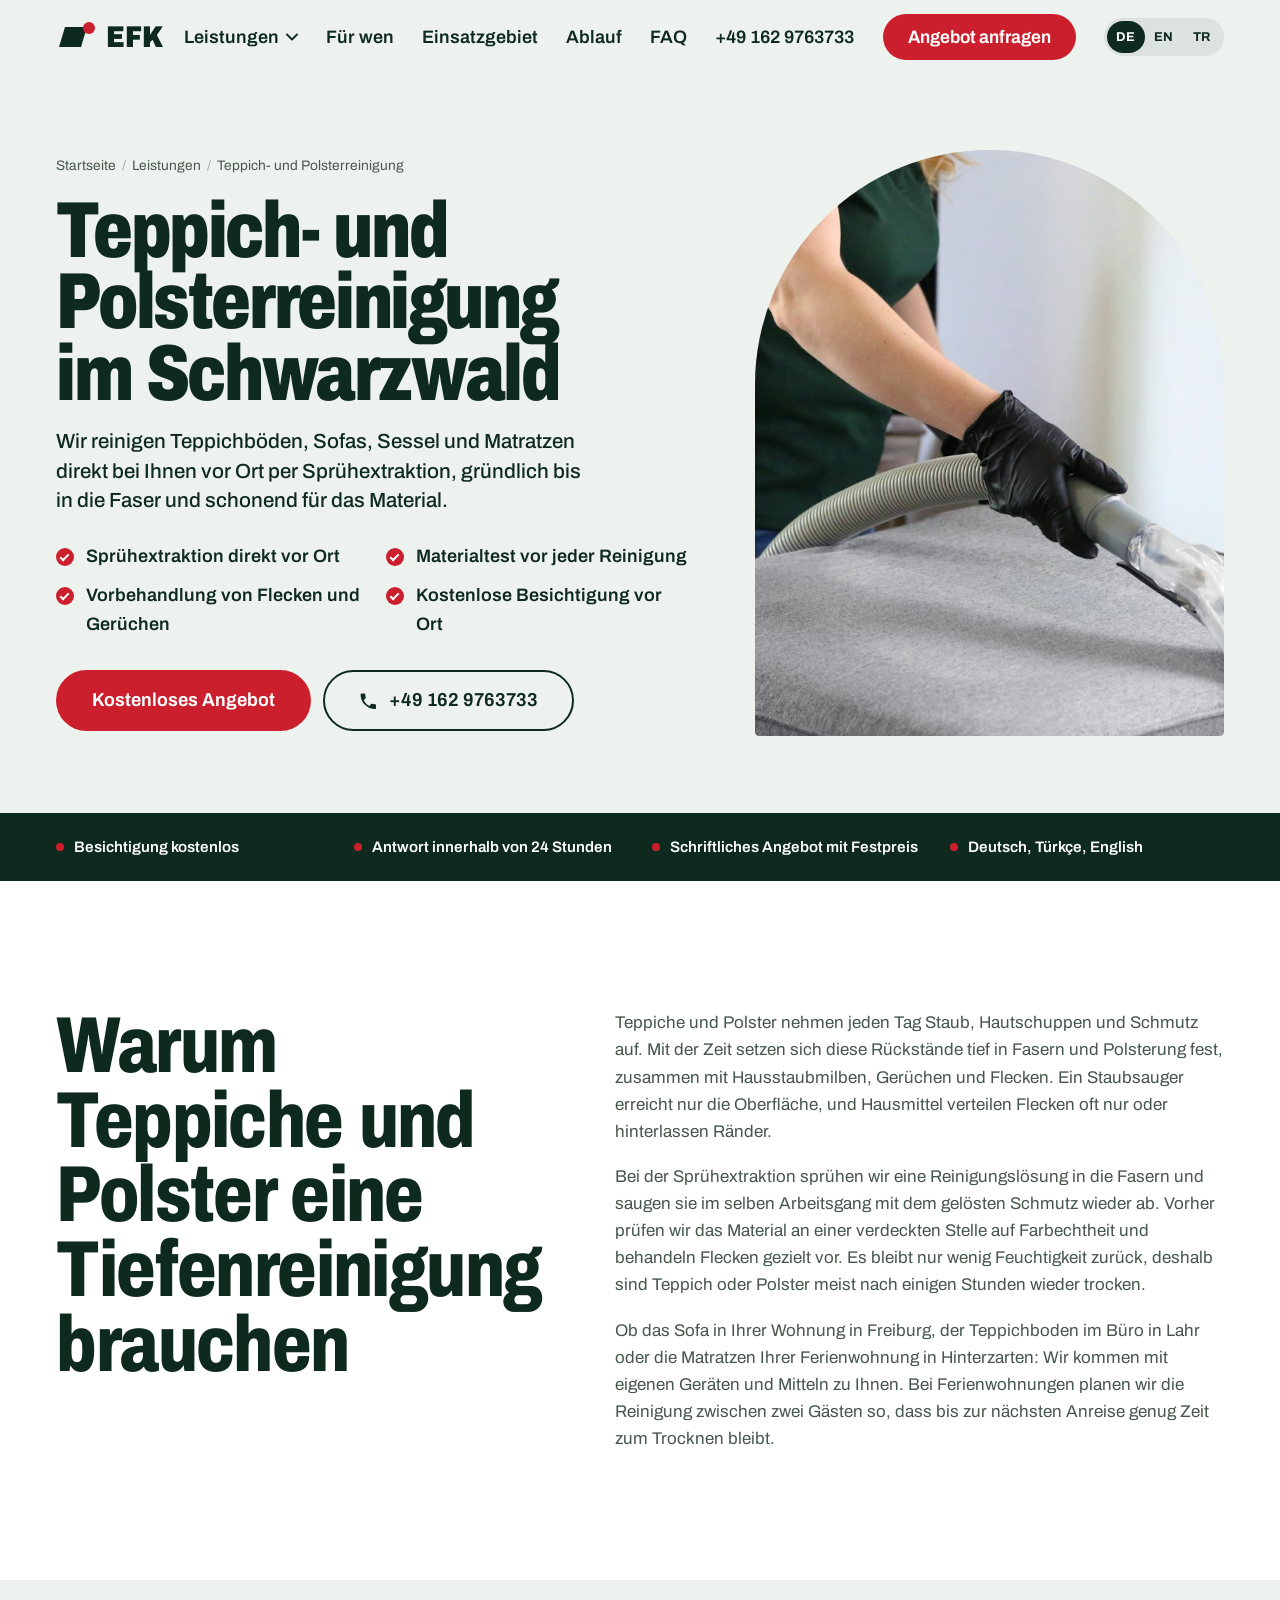
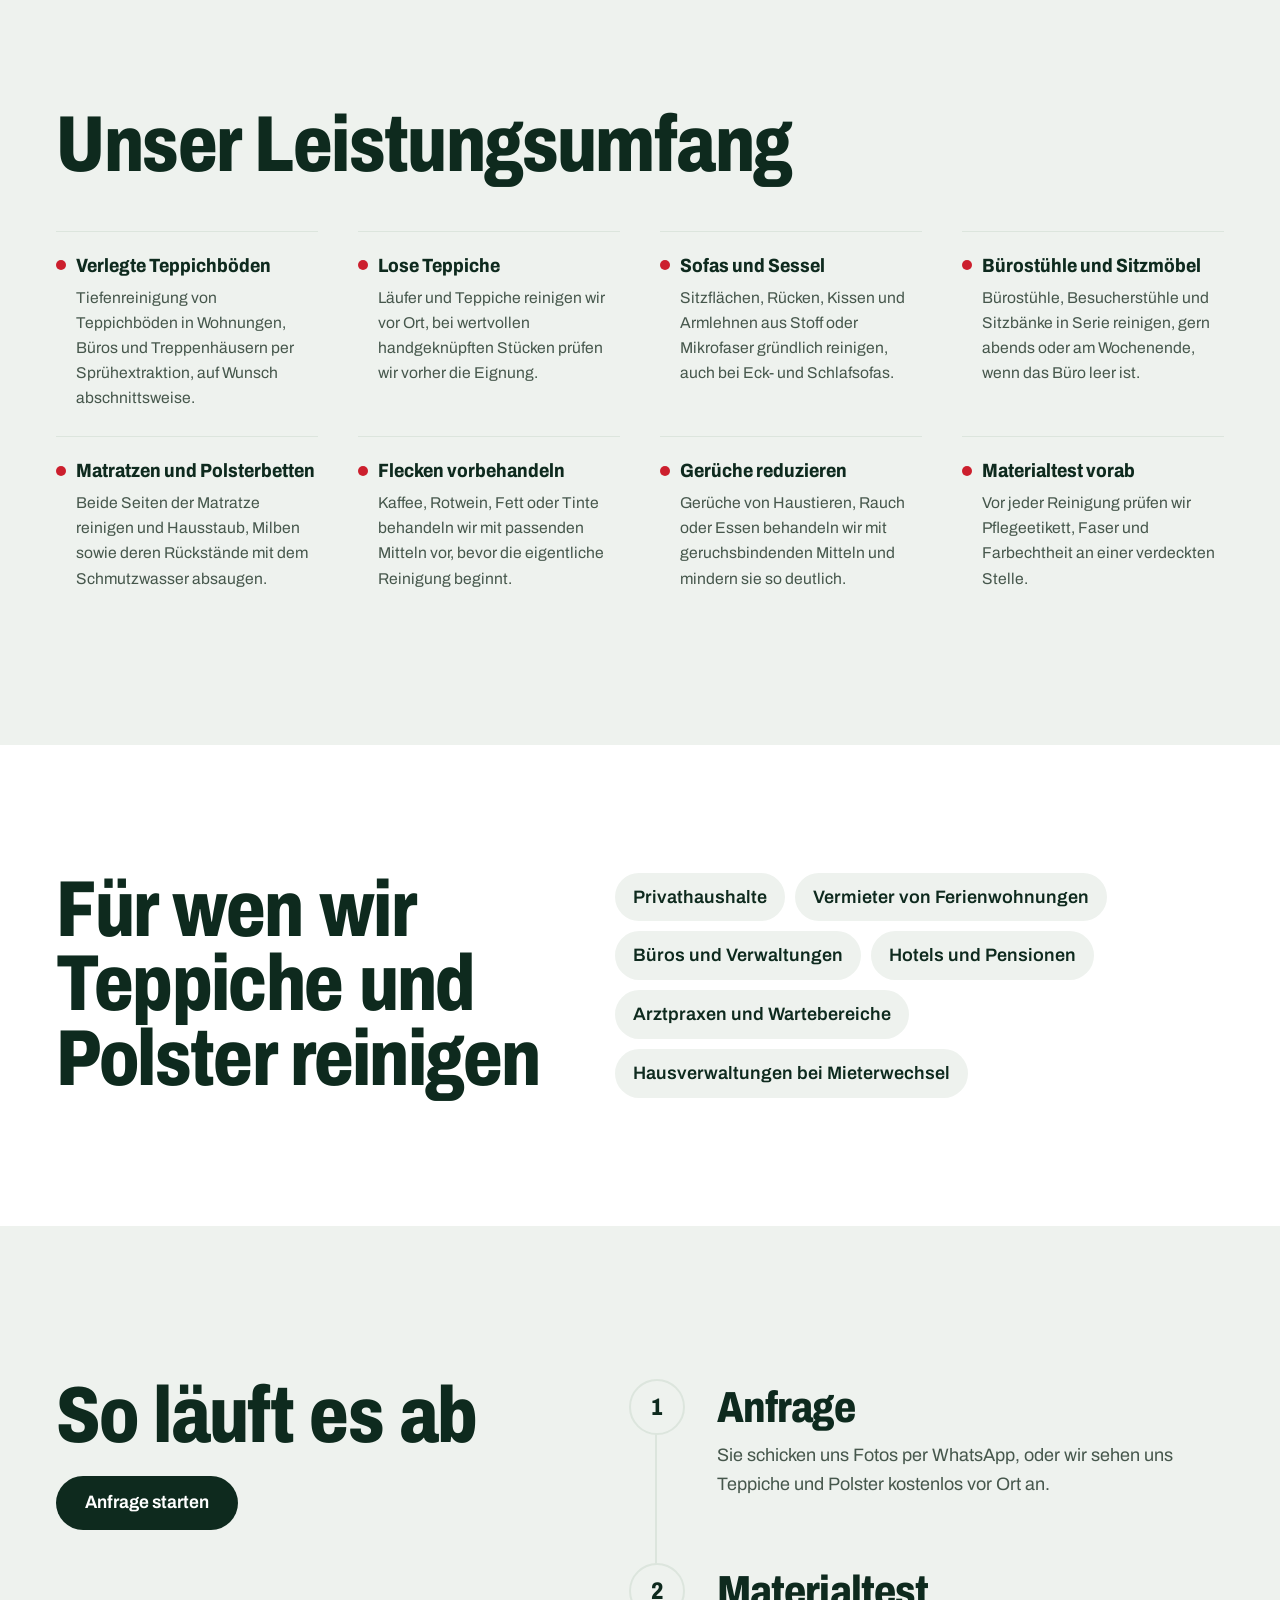
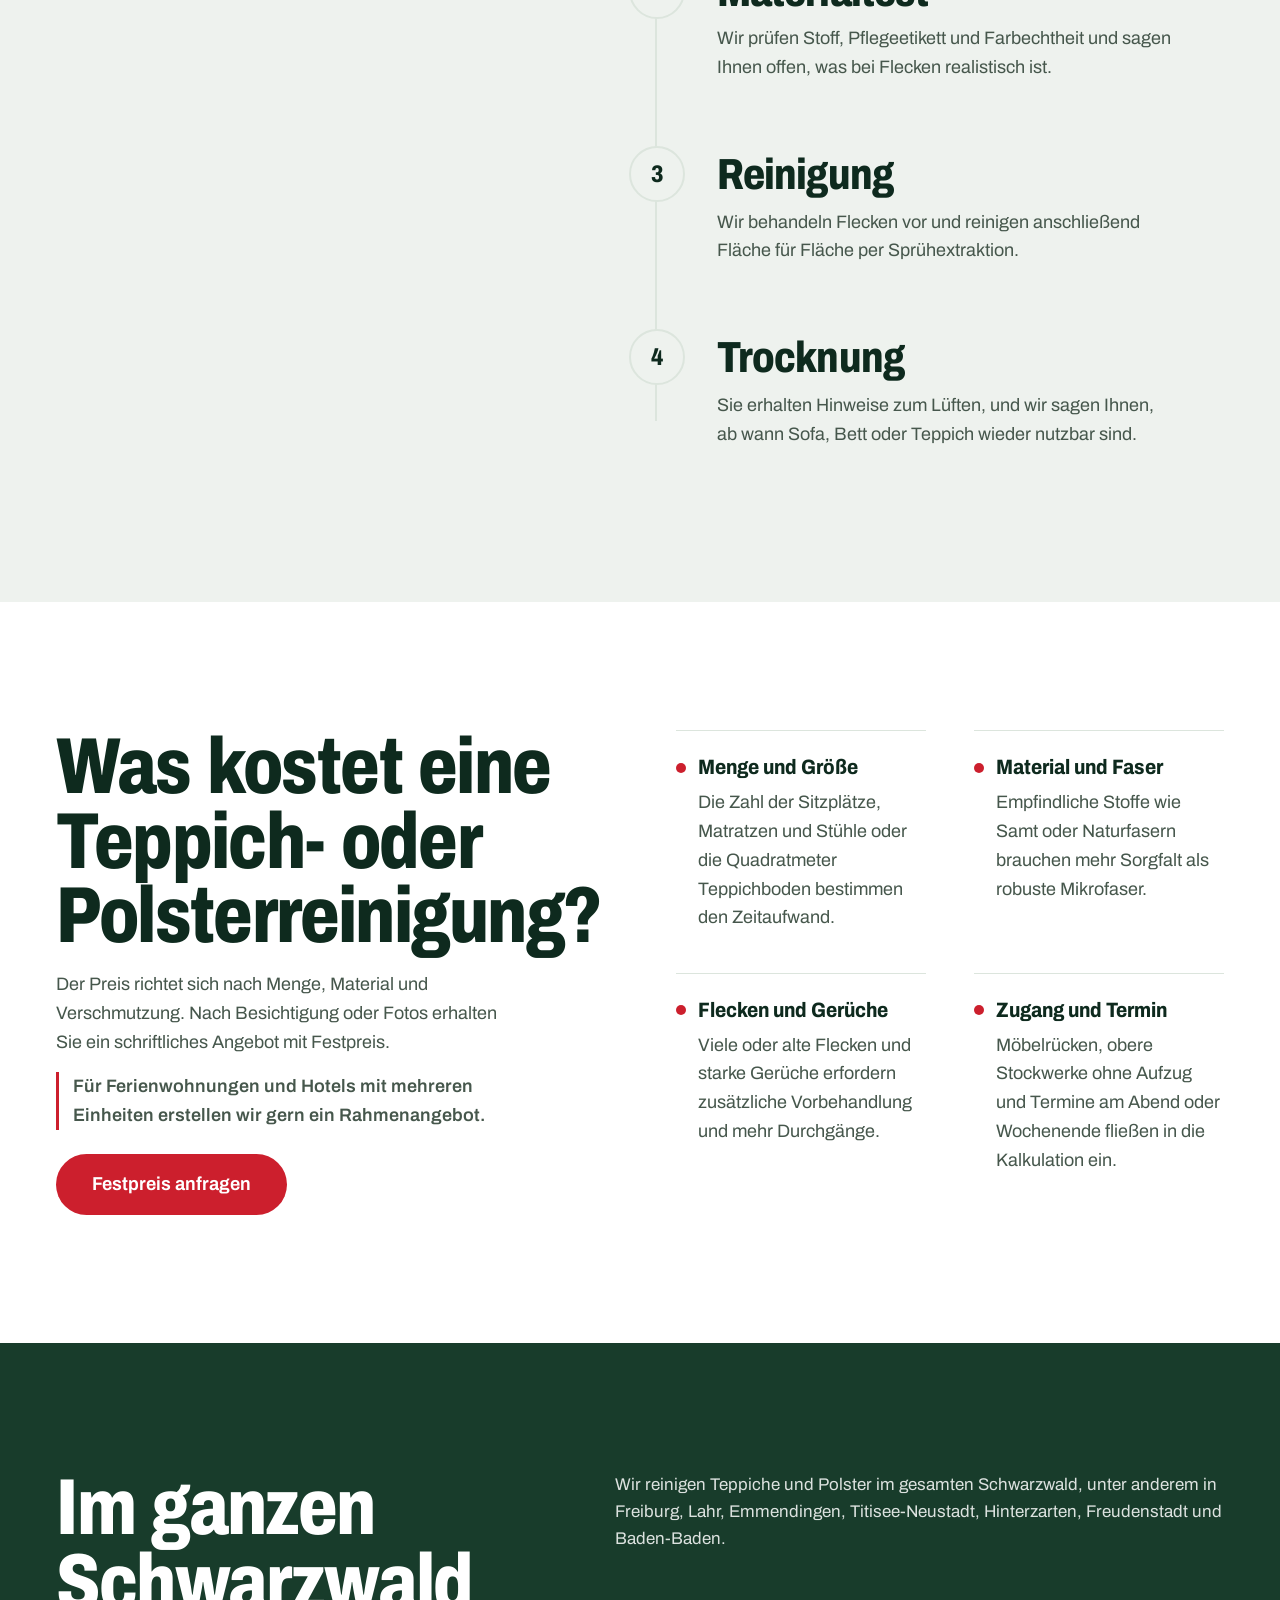
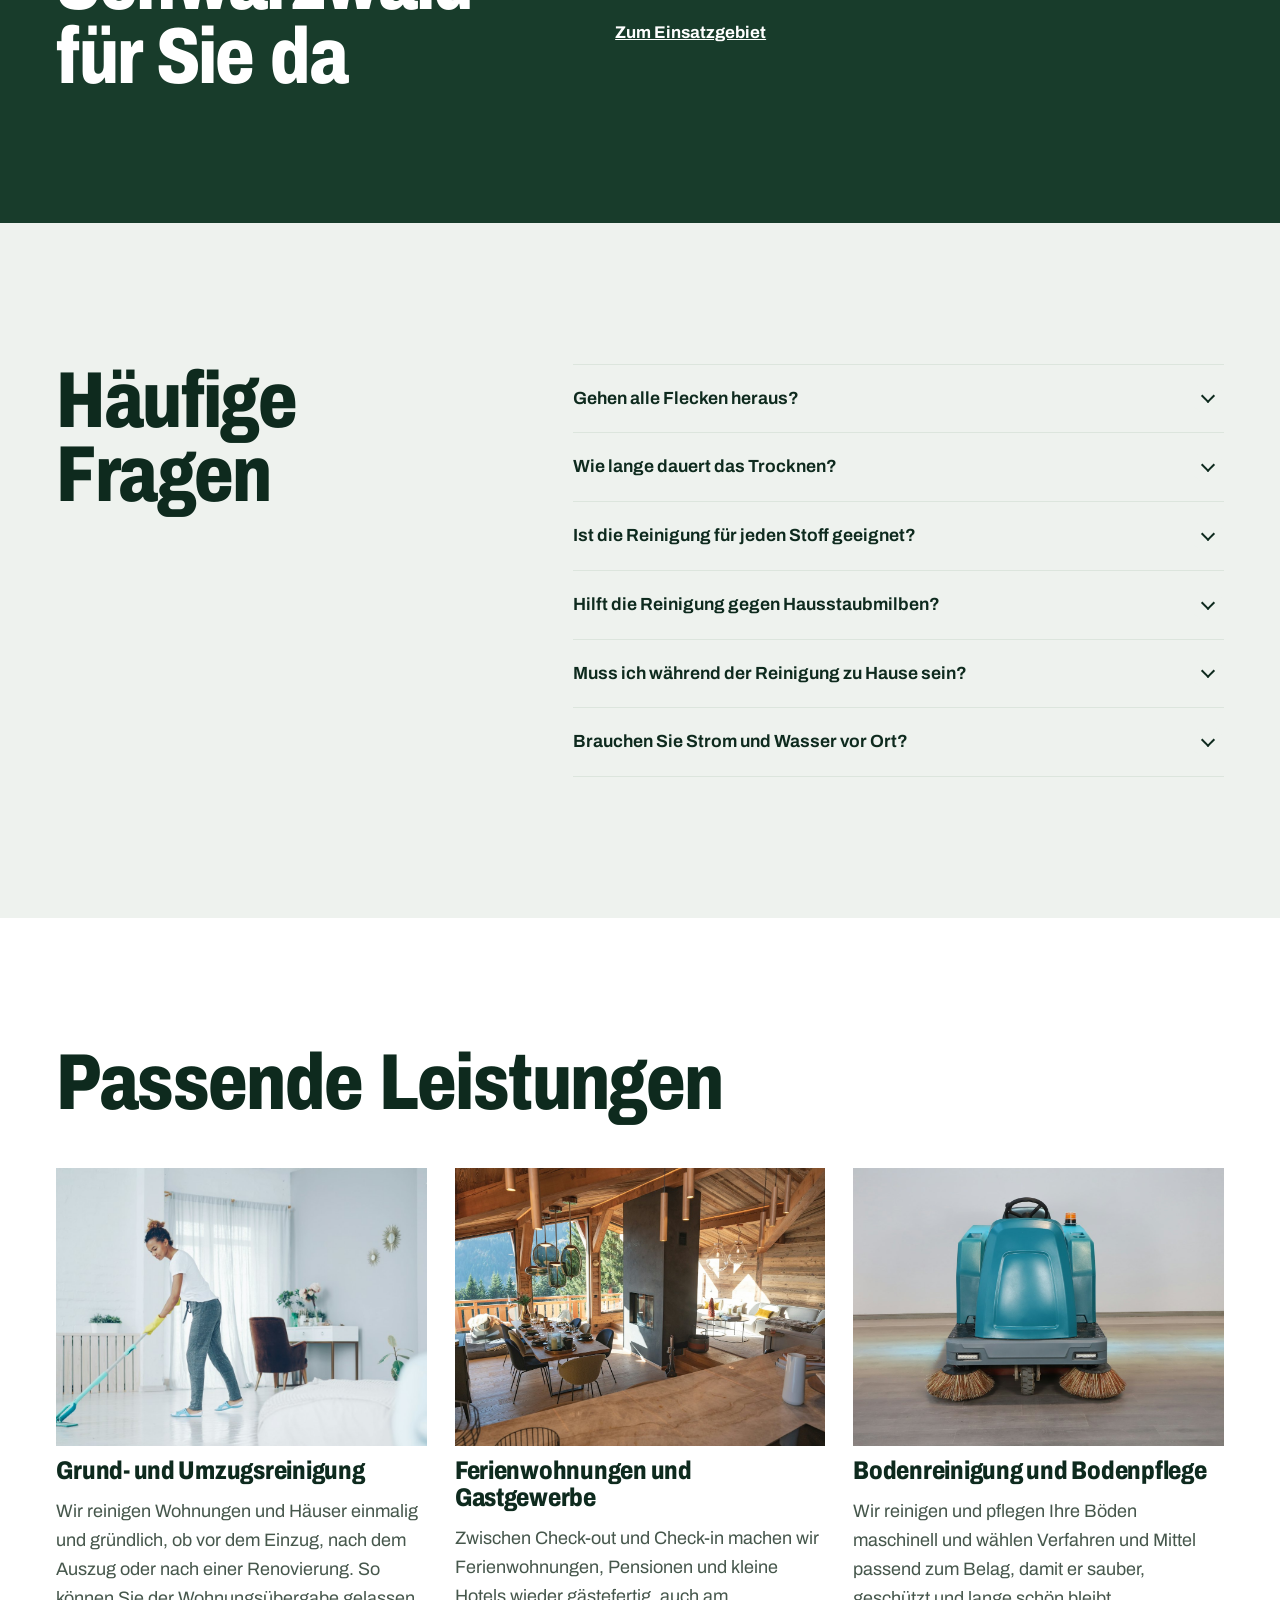
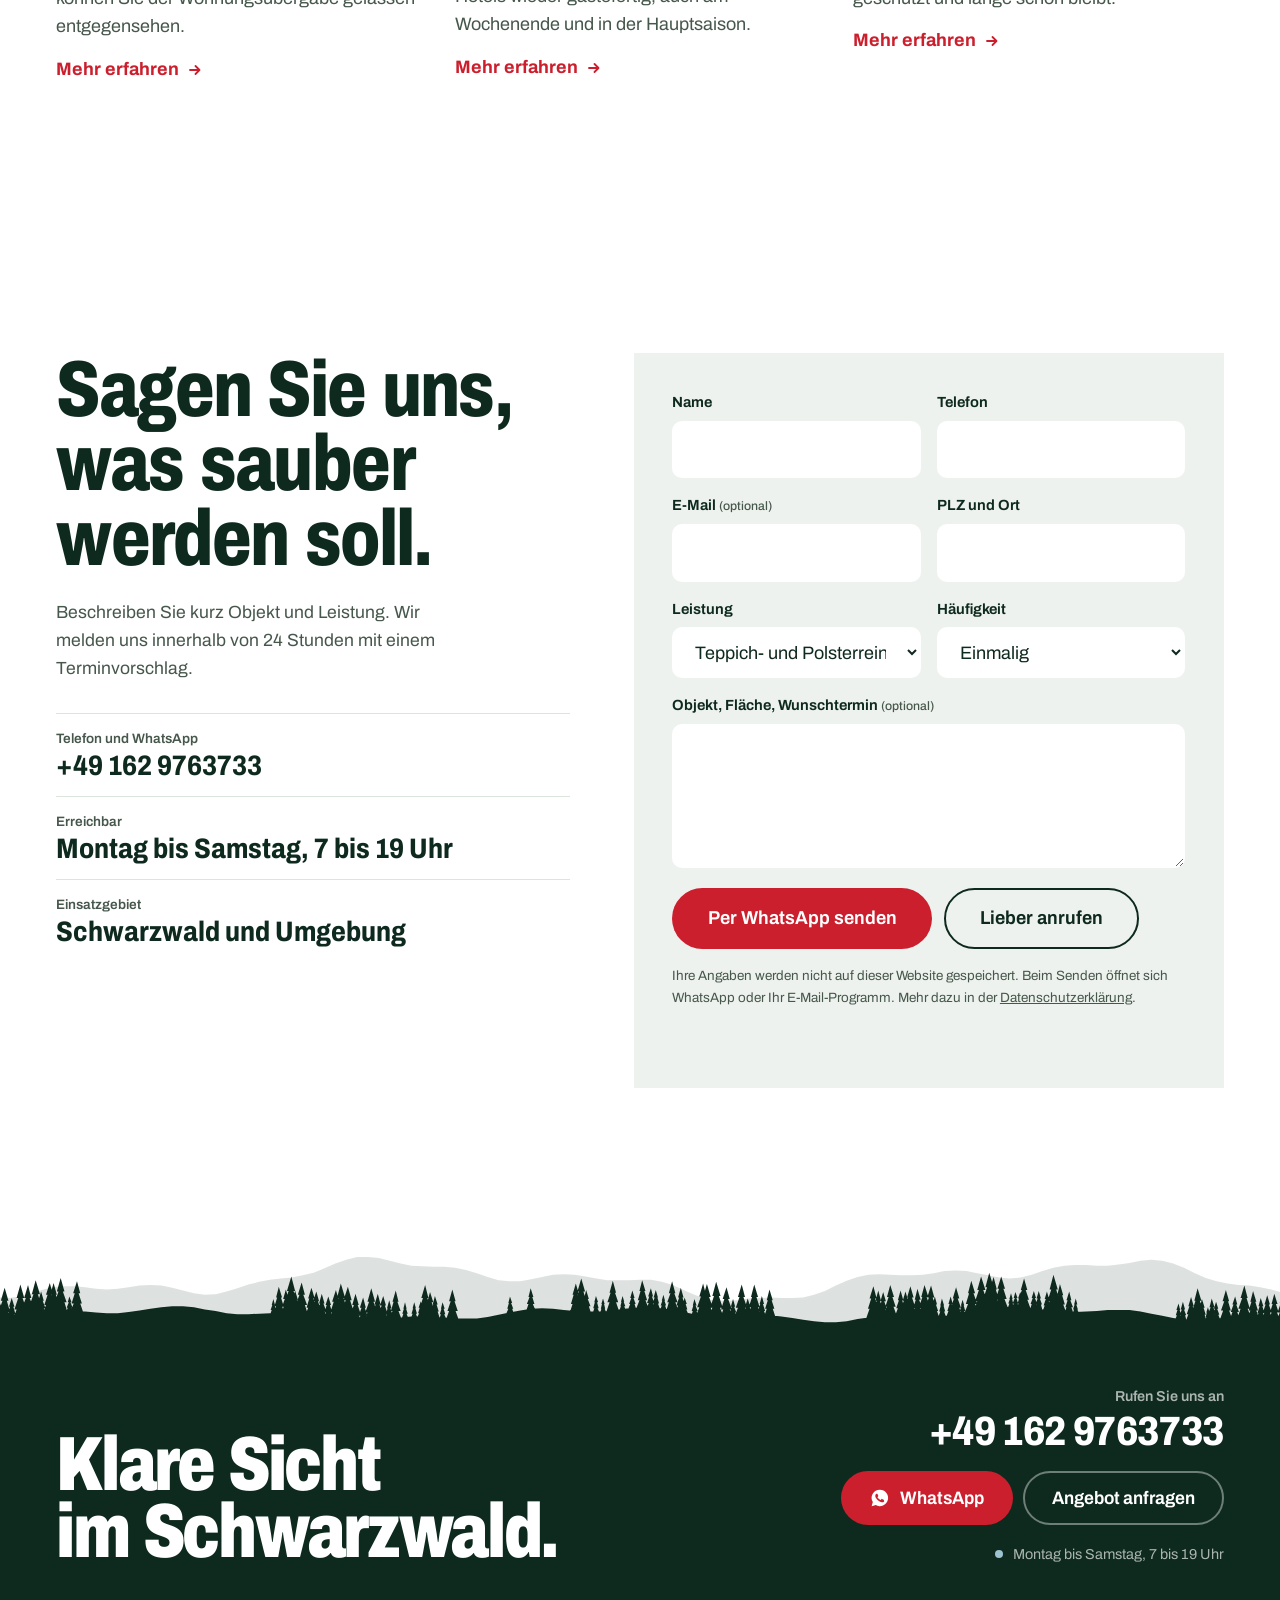
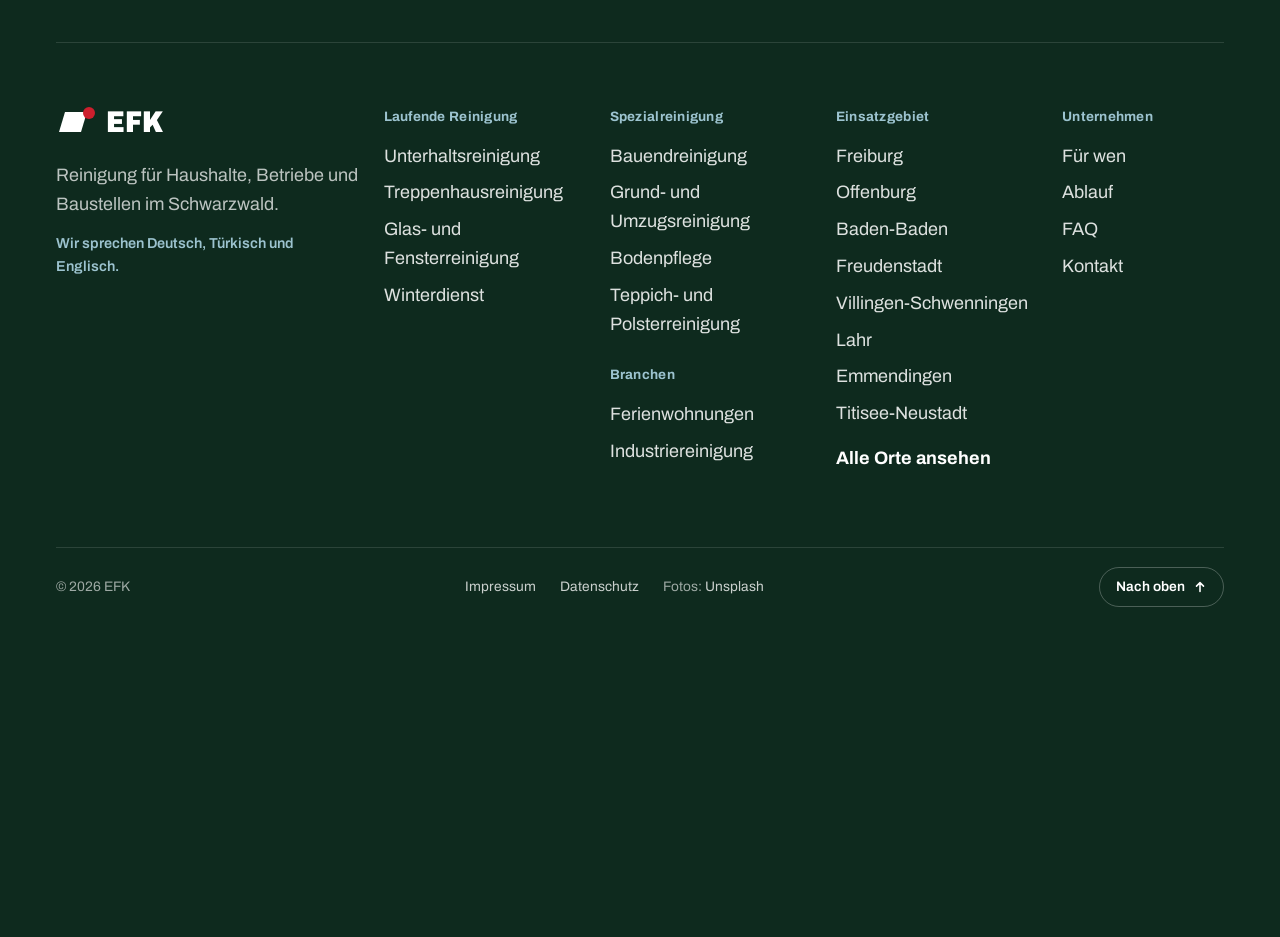
<file: leistungen/polsterreinigung/index.html>
<!doctype html>
<html lang="de" class="no-js">
<head>
  <meta charset="utf-8">
  <meta name="viewport" content="width=device-width, initial-scale=1">
  <title>Teppich- und Polsterreinigung im Schwarzwald | EFK</title>
  <meta name="description" content="Teppich- und Polsterreinigung im Schwarzwald: Sofas, Sessel, Matratzen und Teppichböden per Sprühextraktion vor Ort reinigen. Kostenlose Besichtigung.">
  <meta name="theme-color" content="#0E2A1E">
  <meta property="og:type" content="website">
  <meta property="og:locale" content="de_DE">
  <meta property="og:title" content="Teppich- und Polsterreinigung im Schwarzwald | EFK">
  <meta property="og:description" content="Teppich- und Polsterreinigung im Schwarzwald: Sofas, Sessel, Matratzen und Teppichböden per Sprühextraktion vor Ort reinigen. Kostenlose Besichtigung.">
  <link rel="canonical" href="https://oeztuerkhamza.github.io/efk-temizlik/leistungen/polsterreinigung/">
  <link rel="icon" href="../../favicon.svg" type="image/svg+xml">
  <link rel="preload" href="../../assets/fonts/archivo-latin.woff2" as="font" type="font/woff2" crossorigin>
  <link rel="stylesheet" href="../../assets/css/style.css">
  <script>
    document.documentElement.className = 'js';
    try {
      var l = new URLSearchParams(location.search).get('lang') || localStorage.getItem('efk-lang');
      if (l === 'en' || l === 'tr') {
        document.documentElement.classList.add('i18n-pending');
        setTimeout(function () { document.documentElement.classList.remove('i18n-pending'); }, 3000);
      }
    } catch (e) {}
  </script>
  <script type="application/ld+json">{"@context":"https://schema.org","@type":"Service","name":"Teppich- und Polsterreinigung","serviceType":"Teppich- und Polsterreinigung","description":"Teppich- und Polsterreinigung im Schwarzwald: Sofas, Sessel, Matratzen und Teppichböden per Sprühextraktion vor Ort reinigen. Kostenlose Besichtigung.","url":"https://oeztuerkhamza.github.io/efk-temizlik/leistungen/polsterreinigung/","provider":{"@type":"LocalBusiness","@id":"https://oeztuerkhamza.github.io/efk-temizlik/#business","name":"EFK","telephone":"+49 162 9763733"},"areaServed":{"@type":"Place","name":"Schwarzwald"}}</script>
  <script type="application/ld+json">{"@context":"https://schema.org","@type":"BreadcrumbList","itemListElement":[{"@type":"ListItem","position":1,"name":"Startseite","item":"https://oeztuerkhamza.github.io/efk-temizlik/"},{"@type":"ListItem","position":2,"name":"Leistungen","item":"https://oeztuerkhamza.github.io/efk-temizlik/#leistungen"},{"@type":"ListItem","position":3,"name":"Teppich- und Polsterreinigung","item":"https://oeztuerkhamza.github.io/efk-temizlik/leistungen/polsterreinigung/"}]}</script>
  <script type="application/ld+json">{"@context":"https://schema.org","@type":"FAQPage","mainEntity":[{"@type":"Question","name":"Gehen alle Flecken heraus?","acceptedAnswer":{"@type":"Answer","text":"Nicht immer. Frische Flecken lassen sich meist gut entfernen, alte Flecken aus Rotwein, Tinte oder Rost können sich dauerhaft mit der Faser verbunden haben. Wir sagen Ihnen nach dem Materialtest offen, was realistisch ist."}},{"@type":"Question","name":"Wie lange dauert das Trocknen?","acceptedAnswer":{"@type":"Answer","text":"In der Regel einige Stunden, je nach Material, Raumtemperatur und Lüftung. Matratzen und dicke Polster brauchen länger, deshalb reinigen wir sie am besten am Vormittag."}},{"@type":"Question","name":"Ist die Reinigung für jeden Stoff geeignet?","acceptedAnswer":{"@type":"Answer","text":"Die meisten Bezüge aus Stoff und Mikrofaser vertragen die Sprühextraktion gut. Bei Leder, Seide, Viskose oder empfindlichen Naturfasern prüfen wir vorher, ob eine Nassreinigung infrage kommt, und sagen es Ihnen offen, wenn nicht."}},{"@type":"Question","name":"Hilft die Reinigung gegen Hausstaubmilben?","acceptedAnswer":{"@type":"Answer","text":"Die Sprühextraktion saugt Hausstaub, Milben und ihre Rückstände mit dem Schmutzwasser aus Matratzen und Polstern ab. Für eine dauerhafte Wirkung empfiehlt sich eine regelmäßige Reinigung."}},{"@type":"Question","name":"Muss ich während der Reinigung zu Hause sein?","acceptedAnswer":{"@type":"Answer","text":"Nur zu Beginn und am Ende, damit wir den Ablauf besprechen und das Ergebnis gemeinsam ansehen können. Bei Ferienwohnungen reicht oft eine Schlüsselübergabe."}},{"@type":"Question","name":"Brauchen Sie Strom und Wasser vor Ort?","acceptedAnswer":{"@type":"Answer","text":"Ja, einen Stromanschluss und Zugang zu Wasser. Geräte und Reinigungsmittel bringen wir selbst mit."}}]}</script>
  <script type="application/json" id="i18n-page">{"en":{"p.name":"Carpets and upholstery","p.h1":"Carpet and upholstery cleaning in the Black Forest","p.lead":"We clean fitted carpets, sofas, armchairs and mattresses at your home or premises by spray extraction, deep down into the fibres and gently on the material.","p.introTitle":"Why carpets and upholstery need a deep clean","p.scopeTitle":"What we do","p.forTitle":"Who we clean carpets and upholstery for","p.priceTitle":"How much does carpet or upholstery cleaning cost?","p.priceIntro":"The price depends on quantity, material and how dirty things are. After a site visit or photos, you receive a written fixed-price quote.","p.priceNote":"For holiday flats and hotels with several units, we are happy to prepare a framework quote.","p.areaText":"We clean carpets and upholstery throughout the Black Forest, including Freiburg, Lahr, Emmendingen, Titisee-Neustadt, Hinterzarten, Freudenstadt and Baden-Baden.","p.usp1":"Spray extraction on site","p.usp2":"Fabric test before cleaning","p.usp3":"Stain and odour pre-treatment","p.usp4":"Free on-site visit","p.intro1":"Carpets and upholstery pick up dust, skin flakes and dirt every day. Over time these residues settle deep in the fibres and padding, together with dust mites, odours and stains. A vacuum cleaner only reaches the surface, and home remedies often just spread a stain or leave a ring behind.","p.intro2":"With spray extraction, we spray a cleaning solution into the fibres and extract it again, together with the loosened dirt, in the same pass. Beforehand we test the material for colourfastness in a hidden spot and pre-treat stains. Only a little moisture stays behind, so carpets and upholstery are usually dry again within a few hours.","p.intro3":"Whether it is the sofa in your flat in Freiburg, the carpet in an office in Lahr or the mattresses in your holiday flat in Hinterzarten, we bring our own equipment and products to you. For holiday flats, we schedule the cleaning between two guests so that there is enough time to dry before the next arrival.","p.scope1t":"Fitted carpets","p.scope1d":"Deep cleaning of fitted carpets in homes, offices and stairwells by spray extraction, in sections if you wish.","p.scope2t":"Loose rugs","p.scope2d":"We clean runners and rugs on site and check first whether valuable hand-knotted pieces are suitable.","p.scope3t":"Sofas and armchairs","p.scope3d":"Seats, backs, cushions and armrests in fabric or microfibre cleaned thoroughly, including corner sofas and sofa beds.","p.scope4t":"Office chairs and seating","p.scope4d":"Office chairs, visitor chairs and benches cleaned in batches, in the evening or at weekends when the office is empty.","p.scope5t":"Mattresses and upholstered beds","p.scope5d":"Both sides of the mattress cleaned, with house dust, mites and their residues extracted along with the dirty water.","p.scope6t":"Stain pre-treatment","p.scope6d":"Coffee, red wine, grease or ink are pre-treated with suitable products before the main cleaning starts.","p.scope7t":"Odour reduction","p.scope7d":"Odours from pets, smoke or cooking are treated with odour-neutralising products and noticeably reduced.","p.scope8t":"Fabric test first","p.scope8d":"Before every clean we check the care label, the fibre and colourfastness in a hidden spot.","p.for1":"Private households","p.for2":"Holiday flat owners","p.for3":"Offices and administration","p.for4":"Hotels and guesthouses","p.for5":"Medical practices and waiting rooms","p.for6":"Property managers between tenancies","p.step1t":"Enquiry","p.step1d":"Send us photos via WhatsApp, or we look at your carpets and upholstery on site free of charge.","p.step2t":"Fabric test","p.step2d":"We check the fabric, care label and colourfastness and tell you honestly what is realistic for the stains.","p.step3t":"Cleaning","p.step3d":"We pre-treat stains and then clean area by area using spray extraction.","p.step4t":"Drying","p.step4d":"You receive tips on airing the room, and we tell you when the sofa, bed or carpet can be used again.","p.price1t":"Quantity and size","p.price1d":"The number of seats, mattresses and chairs or the square metres of carpet determine the time needed.","p.price2t":"Material and fibre","p.price2d":"Delicate fabrics such as velvet or natural fibres need more care than hard-wearing microfibre.","p.price3t":"Stains and odours","p.price3d":"Many or old stains and strong odours require extra pre-treatment and more passes.","p.price4t":"Access and timing","p.price4d":"Moving furniture, upper floors without a lift and evening or weekend appointments are reflected in the quote.","p.faq1q":"Will every stain come out?","p.faq1a":"Not always. Fresh stains can usually be removed well, but old stains from red wine, ink or rust may have bonded permanently with the fibre. After the fabric test we tell you honestly what is realistic.","p.faq2q":"How long does drying take?","p.faq2a":"Usually a few hours, depending on the material, room temperature and ventilation. Mattresses and thick upholstery take longer, so we prefer to clean them in the morning.","p.faq3q":"Is the cleaning suitable for every fabric?","p.faq3a":"Most fabric and microfibre covers handle spray extraction well. With leather, silk, viscose or delicate natural fibres we check first whether wet cleaning is possible, and tell you plainly if it is not.","p.faq4q":"Does cleaning help against dust mites?","p.faq4a":"Spray extraction removes house dust, mites and their residues from mattresses and upholstery together with the dirty water. For a lasting effect, regular cleaning is advisable.","p.faq5q":"Do I need to be at home during the cleaning?","p.faq5a":"Only at the start and the end, so we can agree the process and look at the result together. For holiday flats, handing over the key is often enough.","p.faq6q":"Do you need power and water on site?","p.faq6a":"Yes, a power socket and access to water. We bring our own machines and cleaning products.","meta.title":"Carpet and upholstery cleaning in the Black Forest | EFK","meta.desc":"Carpet and upholstery cleaning in the Black Forest: sofas, armchairs, mattresses and fitted carpets cleaned on site by spray extraction. Free site visit.","og.title":"Carpet and upholstery cleaning in the Black Forest | EFK","og.desc":"Carpet and upholstery cleaning in the Black Forest: sofas, armchairs, mattresses and fitted carpets cleaned on site by spray extraction. Free site visit.","p.alt":"Gloved worker cleaning a sofa cover with a machine","lp.crumbs":"Breadcrumb","lp.home":"Home","lp.cta":"Free quote","lp.fact3":"Written fixed-price quote","lp.process":"How it works","lp.priceCta":"Request a fixed price","lp.areaTitle":"Across the whole Black Forest","lp.areaLink":"See our service area","lp.faq":"Frequently asked questions","lp.related":"Related services","lp.more":"Learn more","r1.name":"Deep cleaning","r1.lead":"We give flats and houses a thorough one-off clean before you move in, after you move out or after a renovation, so you can face the handover with your landlord with confidence.","r2.name":"Holiday accommodation","r2.lead":"Between check-out and check-in we get holiday flats, guesthouses and small hotels ready for the next guests, including at weekends and in peak season.","r3.name":"Floor care","r3.lead":"We clean and care for your floors by machine and choose the method and products to suit each material, so the floor stays clean, protected and looking good for longer."},"tr":{"p.name":"Halı ve döşeme","p.h1":"Kara Orman'da halı ve döşeme temizliği","p.lead":"Halıfleks, kanepe, koltuk ve yataklarınızı püskürtme ve emme yöntemiyle (Sprühextraktion) doğrudan yerinde temizleriz: liflerin derinine kadar ve malzemeye zarar vermeden.","p.introTitle":"Halı ve döşemeler neden derin temizlik ister","p.scopeTitle":"Hizmet kapsamımız","p.forTitle":"Kimler için halı ve döşeme temizliği yapıyoruz","p.priceTitle":"Halı ve döşeme temizliği ne kadar tutar?","p.priceIntro":"Fiyat miktara, malzemeye ve kirlilik derecesine bağlıdır. Keşif veya fotoğraflardan sonra sabit fiyatlı yazılı bir teklif alırsınız.","p.priceNote":"Birden fazla birimi olan tatil daireleri ve oteller için memnuniyetle çerçeve teklif hazırlarız.","p.areaText":"Halı ve döşeme temizliğini Kara Orman'ın tamamında, örneğin Freiburg, Lahr, Emmendingen, Titisee-Neustadt, Hinterzarten, Freudenstadt ve Baden-Baden'de yapıyoruz.","p.usp1":"Yerinde püskürtme ve emme yöntemi","p.usp2":"Temizlik öncesi kumaş testi","p.usp3":"Leke ve koku için ön işlem","p.usp4":"Ücretsiz yerinde keşif","p.intro1":"Halılar ve döşemeli mobilyalar her gün toz, deri döküntüsü ve kir toplar. Zamanla bu kalıntılar ev tozu akarları, kötü kokular ve lekelerle birlikte liflerin ve dolgunun derinine yerleşir. Elektrikli süpürge yalnızca yüzeye ulaşır, ev usulü yöntemler ise lekeleri çoğu zaman sadece yayar ya da arkasında halka şeklinde iz bırakır.","p.intro2":"Püskürtme ve emme yönteminde temizlik solüsyonunu liflere püskürtür ve aynı işlemde çözülen kirle birlikte geri emeriz. Öncesinde malzemeyi görünmeyen bir yerde renk dayanıklılığı açısından test eder, lekelere ön işlem uygularız. Geride yalnızca az miktarda nem kalır, bu yüzden halı ve döşemeler genellikle birkaç saat içinde kurur.","p.intro3":"Freiburg'daki dairenizde duran kanepe, Lahr'da bir ofisteki halıfleks ya da Hinterzarten'deki tatil dairenizin yatakları fark etmez: Kendi cihazlarımız ve ürünlerimizle size geliriz. Tatil dairelerinde temizliği iki misafir arasına öyle planlarız ki bir sonraki misafir gelene kadar her şeyin kuruması için yeterli zaman kalır.","p.scope1t":"Halıfleks zeminler","p.scope1d":"Evlerde, ofislerde ve merdiven boşluklarında halıfleksi püskürtme ve emme yöntemiyle, isterseniz bölüm bölüm derinlemesine temizleriz.","p.scope2t":"Yolluk ve halılar","p.scope2d":"Yolluk ve halıları yerinde temizleriz, değerli el dokuması halılarda önce uygun olup olmadığını kontrol ederiz.","p.scope3t":"Kanepe ve koltuklar","p.scope3d":"Kumaş veya mikrofiber oturma yerlerini, sırtlıkları, minderleri ve kolçakları iyice temizleriz; köşe kanepe ve çekyatlar dahil.","p.scope4t":"Ofis ve bekleme sandalyeleri","p.scope4d":"Ofis sandalyelerini, misafir sandalyelerini ve bankları toplu olarak, ofis boşken akşam ya da hafta sonu temizleriz.","p.scope5t":"Yatak ve döşemeli karyolalar","p.scope5d":"Yatağın iki yüzünü temizler, ev tozunu, akarları ve kalıntılarını kirli suyla birlikte emeriz.","p.scope6t":"Lekelere ön işlem","p.scope6d":"Kahve, kırmızı şarap, yağ veya mürekkep lekelerine asıl temizlikten önce uygun ürünlerle ön işlem uygularız.","p.scope7t":"Kokuları azaltma","p.scope7d":"Evcil hayvan, sigara veya yemek kokularını koku bağlayıcı ürünlerle işler ve belirgin şekilde azaltırız.","p.scope8t":"Önce kumaş testi","p.scope8d":"Her temizlikten önce bakım etiketini, lif türünü ve renk dayanıklılığını görünmeyen bir yerde kontrol ederiz.","p.for1":"Ev sahipleri ve kiracılar","p.for2":"Tatil dairesi sahipleri","p.for3":"Ofisler ve idari binalar","p.for4":"Oteller ve pansiyonlar","p.for5":"Muayenehaneler ve bekleme salonları","p.for6":"Kiracı değişiminde site yönetimleri","p.step1t":"Talep","p.step1d":"WhatsApp'tan fotoğraf gönderin ya da halı ve döşemelerinize ücretsiz olarak yerinde bakalım.","p.step2t":"Kumaş testi","p.step2d":"Kumaşı, bakım etiketini ve renk dayanıklılığını kontrol eder, lekeler konusunda neyin gerçekçi olduğunu açıkça söyleriz.","p.step3t":"Temizlik","p.step3d":"Lekelere ön işlem uygular, ardından püskürtme ve emme yöntemiyle bölüm bölüm temizleriz.","p.step4t":"Kuruma","p.step4d":"Havalandırma için ipuçları verir, kanepeyi, yatağı ya da halıyı ne zaman yeniden kullanabileceğinizi söyleriz.","p.price1t":"Miktar ve büyüklük","p.price1d":"Oturma yeri, yatak ve sandalye sayısı ya da halıfleksin metrekaresi gereken süreyi belirler.","p.price2t":"Malzeme ve lif","p.price2d":"Kadife veya doğal lifler gibi hassas kumaşlar, dayanıklı mikrofibere göre daha fazla özen ister.","p.price3t":"Leke ve kokular","p.price3d":"Çok sayıda ya da eski leke ve yoğun kokular ek ön işlem ve daha fazla geçiş gerektirir.","p.price4t":"Erişim ve zamanlama","p.price4d":"Mobilya taşıma, asansörsüz üst katlar ve akşam ya da hafta sonu randevuları fiyata yansır.","p.faq1q":"Her leke çıkar mı?","p.faq1a":"Her zaman değil. Taze lekeler genellikle iyi çıkar, kırmızı şarap, mürekkep ya da pas gibi eski lekeler ise liflere kalıcı olarak işlemiş olabilir. Kumaş testinden sonra neyin gerçekçi olduğunu size açıkça söyleriz.","p.faq2q":"Kuruma ne kadar sürer?","p.faq2a":"Malzemeye, oda sıcaklığına ve havalandırmaya göre genellikle birkaç saat. Yataklar ve kalın döşemeler daha uzun sürer, bu yüzden onları tercihen sabah temizleriz.","p.faq3q":"Bu temizlik her kumaşa uygun mu?","p.faq3a":"Kumaş ve mikrofiber kılıfların çoğu bu yönteme iyi dayanır. Deri, ipek, viskon veya hassas doğal liflerde önce ıslak temizliğin mümkün olup olmadığını kontrol eder, değilse bunu size açıkça söyleriz.","p.faq4q":"Temizlik ev tozu akarlarına karşı işe yarar mı?","p.faq4a":"Püskürtme ve emme yöntemi ev tozunu, akarları ve kalıntılarını kirli suyla birlikte yataklardan ve döşemelerden emer. Kalıcı bir etki için düzenli temizlik tavsiye edilir.","p.faq5q":"Temizlik sırasında evde olmam gerekir mi?","p.faq5a":"Sadece başta ve sonda; böylece iş akışını konuşur ve sonucu birlikte görürüz. Tatil dairelerinde çoğu zaman anahtar teslimi yeterlidir.","p.faq6q":"Yerinde elektrik ve su gerekir mi?","p.faq6a":"Evet, bir priz ve suya erişim gerekir. Makineleri ve temizlik ürünlerini biz getiririz.","meta.title":"Kara Orman'da halı ve döşeme temizliği | EFK","meta.desc":"Kara Orman'da halı ve döşeme temizliği: kanepe, koltuk, yatak ve halıfleks yerinde püskürtme ve emme yöntemiyle temizlenir. Ücretsiz yerinde keşif.","og.title":"Kara Orman'da halı ve döşeme temizliği | EFK","og.desc":"Kara Orman'da halı ve döşeme temizliği: kanepe, koltuk, yatak ve halıfleks yerinde püskürtme ve emme yöntemiyle temizlenir. Ücretsiz yerinde keşif.","p.alt":"Eldivenli çalışan bir koltuk kılıfını makineyle temizliyor","lp.crumbs":"Sayfa konumu","lp.home":"Ana sayfa","lp.cta":"Ücretsiz teklif","lp.fact3":"Yazılı sabit fiyat teklifi","lp.process":"Süreç nasıl işler","lp.priceCta":"Sabit fiyat isteyin","lp.areaTitle":"Tüm Kara Orman'da yanınızdayız","lp.areaLink":"Hizmet bölgesine bakın","lp.faq":"Sık sorulan sorular","lp.related":"İlgili hizmetler","lp.more":"Daha fazla bilgi","r1.name":"Detaylı temizlik","r1.lead":"Daireleri ve evleri taşınmadan önce, taşındıktan sonra veya tadilattan sonra tek seferlik ve detaylı olarak temizliyoruz. Böylece ev sahibiyle yapılacak teslime (Wohnungsübergabe) gönül rahatlığıyla gidersiniz.","r2.name":"Turizm ve konaklama","r2.lead":"Check-out ile check-in arasında tatil evlerini, pansiyonları ve küçük otelleri yeni misafirler için hazırlıyoruz; hafta sonları ve yoğun sezonda da.","r3.name":"Zemin bakımı","r3.lead":"Zeminlerinizi makineyle temizler ve bakımını yaparız. Yöntemi ve ürünü her zemin türüne göre seçeriz; böylece zemin temiz, korunaklı ve uzun süre güzel kalır."}}</script>
</head>
<body class="page-lp" data-root="../../" data-service-index="8">
  <a class="skip" href="#inhalt" data-i18n="skip">Zum Inhalt springen</a>

  <header class="site-header" id="top">
    <a class="brand" href="../../" aria-label="EFK, zur Startseite" data-i18n-attr="aria-label:aria.home">
      <svg class="brand-mark" viewBox="0 0 40 32" aria-hidden="true">
        <path d="M9 6h22l-6 20H3z" fill="currentColor"/>
        <circle cx="33" cy="7" r="6" fill="#CC1F2D"/>
      </svg>
      <span class="brand-name">EFK</span>
    </a>

    <nav class="nav" id="nav" aria-label="Hauptmenü" data-i18n-attr="aria-label:aria.menu">
      <ul class="nav-list">
        <li class="has-mega">
          <button class="nav-trigger" type="button" aria-expanded="false" aria-controls="mega"><span data-i18n="nav.services">Leistungen</span><svg viewBox="0 0 12 8" aria-hidden="true"><path d="M1 1.5l5 5 5-5" fill="none" stroke="currentColor" stroke-width="1.8" stroke-linecap="round" stroke-linejoin="round"/></svg></button>
          <div class="mega" id="mega">
            <div class="mega-col">
              <p class="mega-title" data-i18n="mega.laufend">Laufende Reinigung</p>
              <ul>
                <li><a href="../../leistungen/unterhaltsreinigung/" data-i18n="svc.unterhaltsreinigung">Unterhaltsreinigung</a></li>
                <li><a href="../../leistungen/treppenhausreinigung/" data-i18n="svc.treppenhausreinigung">Treppenhausreinigung</a></li>
                <li><a href="../../leistungen/glasreinigung/" data-i18n="svc.glasreinigung">Glas- und Fensterreinigung</a></li>
                <li><a href="../../leistungen/winterdienst/" data-i18n="svc.winterdienst">Winterdienst</a></li>
              </ul>
            </div>
            <div class="mega-col">
              <p class="mega-title" data-i18n="mega.spezial">Spezialreinigung</p>
              <ul>
                <li><a href="../../leistungen/bauendreinigung/" data-i18n="svc.bauendreinigung">Bauendreinigung</a></li>
                <li><a href="../../leistungen/grundreinigung/" data-i18n="svc.grundreinigung">Grund- und Umzugsreinigung</a></li>
                <li><a href="../../leistungen/bodenpflege/" data-i18n="svc.bodenpflege">Bodenpflege</a></li>
                <li><a href="../../leistungen/polsterreinigung/" data-i18n="svc.polsterreinigung">Teppich- und Polsterreinigung</a></li>
              </ul>
            </div>
            <div class="mega-col">
              <p class="mega-title" data-i18n="mega.branchen">Branchen</p>
              <ul>
                <li><a href="../../leistungen/ferienwohnungen/" data-i18n="svc.ferienwohnungen">Ferienwohnungen</a></li>
                <li><a href="../../leistungen/industriereinigung/" data-i18n="svc.industriereinigung">Industriereinigung</a></li>
              </ul>
            </div>
            <div class="mega-col mega-help">
              <p data-i18n="mega.help">Nicht sicher, welche Leistung passt? Rufen Sie an, wir beraten Sie gern.</p>
              <a class="mega-phone" href="tel:+491629763733">+49 162 9763733</a>
            </div>
          </div>
        </li>
        <li><a href="../../#fuer-wen" data-i18n="nav.clients">Für wen</a></li>
        <li><a href="../../#gebiet" data-i18n="nav.area">Einsatzgebiet</a></li>
        <li><a href="../../#ablauf" data-i18n="nav.process">Ablauf</a></li>
        <li><a href="../../#faq" data-i18n="nav.faq">FAQ</a></li>
        <li class="nav-phone"><a href="tel:+491629763733">+49 162 9763733</a></li>
        <li class="nav-cta"><a class="btn btn--red" href="#kontakt"><span data-i18n="nav.quote">Angebot anfragen</span></a></li>
      </ul>
    </nav>

    <div class="lang" role="group" aria-label="Sprache / Language / Dil">
      <button type="button" data-lang="de" aria-pressed="true" lang="de" title="Deutsch">DE</button>
      <button type="button" data-lang="en" aria-pressed="false" lang="en" title="English">EN</button>
      <button type="button" data-lang="tr" aria-pressed="false" lang="tr" title="Türkçe">TR</button>
    </div>

    <button class="menu-btn" type="button" aria-expanded="false" aria-controls="nav">
      <span data-i18n="menu">Menü</span>
      <span class="menu-btn-bars" aria-hidden="true"><i></i><i></i></span>
    </button>
  </header>

  <main id="inhalt">
    <section class="lp-hero" aria-labelledby="lp-title">
      <div class="wrap lp-hero-grid">
        <div class="lp-hero-copy">
          <nav class="crumbs" aria-label="Brotkrumen-Navigation" data-i18n-attr="aria-label:lp.crumbs">
            <ol>
              <li><a href="../../" data-i18n="lp.home">Startseite</a></li>
              <li><a href="../../#leistungen" data-i18n="nav.services">Leistungen</a></li>
              <li aria-current="page" data-i18n="p.name">Teppich- und Polsterreinigung</li>
            </ol>
          </nav>
          <h1 id="lp-title" data-i18n="p.h1">Teppich- und Polsterreinigung im Schwarzwald</h1>
          <p class="lp-lead" data-i18n="p.lead">Wir reinigen Teppichböden, Sofas, Sessel und Matratzen direkt bei Ihnen vor Ort per Sprühextraktion, gründlich bis in die Faser und schonend für das Material.</p>
          <ul class="checks lp-usps">
            <li data-i18n="p.usp1">Sprühextraktion direkt vor Ort</li>
            <li data-i18n="p.usp2">Materialtest vor jeder Reinigung</li>
            <li data-i18n="p.usp3">Vorbehandlung von Flecken und Gerüchen</li>
            <li data-i18n="p.usp4">Kostenlose Besichtigung vor Ort</li>
          </ul>
          <div class="hero-actions">
            <a class="btn btn--red btn--lg" href="#kontakt"><span data-i18n="lp.cta">Kostenloses Angebot</span></a>
            <a class="btn btn--ghost btn--lg" href="tel:+491629763733"><span><svg class="ico" viewBox="0 0 24 24" aria-hidden="true"><path d="M6.6 10.8a15.1 15.1 0 0 0 6.6 6.6l2.2-2.2a1 1 0 0 1 1-.25 11.4 11.4 0 0 0 3.6.57 1 1 0 0 1 1 1V20a1 1 0 0 1-1 1A17 17 0 0 1 3 4a1 1 0 0 1 1-1h3.5a1 1 0 0 1 1 1c0 1.25.2 2.45.57 3.6a1 1 0 0 1-.25 1z" fill="currentColor"/></svg>+49 162 9763733</span></a>
          </div>
        </div>
        <figure class="lp-hero-img"><img src="../../assets/img/koltuk.jpg" width="1400" height="933" alt="Mitarbeiterin mit Handschuhen reinigt einen Sofabezug mit einem Gerät" data-i18n-attr="alt:p.alt" fetchpriority="high" decoding="async"></figure>
      </div>
    </section>

    <div class="lp-facts">
      <ul class="wrap">
        <li data-i18n="hero.fact1">Besichtigung kostenlos</li>
        <li data-i18n="hero.fact2">Antwort innerhalb von 24 Stunden</li>
        <li data-i18n="lp.fact3">Schriftliches Angebot mit Festpreis</li>
        <li>Deutsch, Türkçe, English</li>
      </ul>
    </div>

    <section class="lp-section lp-white" aria-labelledby="lp-intro">
      <div class="wrap lp-2col">
        <h2 class="h2" id="lp-intro" data-i18n="p.introTitle">Warum Teppiche und Polster eine Tiefenreinigung brauchen</h2>
        <div class="lp-prose">
          <p data-i18n="p.intro1">Teppiche und Polster nehmen jeden Tag Staub, Hautschuppen und Schmutz auf. Mit der Zeit setzen sich diese Rückstände tief in Fasern und Polsterung fest, zusammen mit Hausstaubmilben, Gerüchen und Flecken. Ein Staubsauger erreicht nur die Oberfläche, und Hausmittel verteilen Flecken oft nur oder hinterlassen Ränder.</p>
          <p data-i18n="p.intro2">Bei der Sprühextraktion sprühen wir eine Reinigungslösung in die Fasern und saugen sie im selben Arbeitsgang mit dem gelösten Schmutz wieder ab. Vorher prüfen wir das Material an einer verdeckten Stelle auf Farbechtheit und behandeln Flecken gezielt vor. Es bleibt nur wenig Feuchtigkeit zurück, deshalb sind Teppich oder Polster meist nach einigen Stunden wieder trocken.</p>
          <p data-i18n="p.intro3">Ob das Sofa in Ihrer Wohnung in Freiburg, der Teppichboden im Büro in Lahr oder die Matratzen Ihrer Ferienwohnung in Hinterzarten: Wir kommen mit eigenen Geräten und Mitteln zu Ihnen. Bei Ferienwohnungen planen wir die Reinigung zwischen zwei Gästen so, dass bis zur nächsten Anreise genug Zeit zum Trocknen bleibt.</p>
        </div>
      </div>
    </section>

    <section class="lp-section" aria-labelledby="lp-scope">
      <div class="wrap">
        <div class="scope-head"><h2 class="h2" id="lp-scope" data-i18n="p.scopeTitle">Unser Leistungsumfang</h2></div>
        <ul class="scope-grid">
          <li><h3 data-i18n="p.scope1t">Verlegte Teppichböden</h3><p data-i18n="p.scope1d">Tiefenreinigung von Teppichböden in Wohnungen, Büros und Treppenhäusern per Sprühextraktion, auf Wunsch abschnittsweise.</p></li>
          <li><h3 data-i18n="p.scope2t">Lose Teppiche</h3><p data-i18n="p.scope2d">Läufer und Teppiche reinigen wir vor Ort, bei wertvollen handgeknüpften Stücken prüfen wir vorher die Eignung.</p></li>
          <li><h3 data-i18n="p.scope3t">Sofas und Sessel</h3><p data-i18n="p.scope3d">Sitzflächen, Rücken, Kissen und Armlehnen aus Stoff oder Mikrofaser gründlich reinigen, auch bei Eck- und Schlafsofas.</p></li>
          <li><h3 data-i18n="p.scope4t">Bürostühle und Sitzmöbel</h3><p data-i18n="p.scope4d">Bürostühle, Besucherstühle und Sitzbänke in Serie reinigen, gern abends oder am Wochenende, wenn das Büro leer ist.</p></li>
          <li><h3 data-i18n="p.scope5t">Matratzen und Polsterbetten</h3><p data-i18n="p.scope5d">Beide Seiten der Matratze reinigen und Hausstaub, Milben sowie deren Rückstände mit dem Schmutzwasser absaugen.</p></li>
          <li><h3 data-i18n="p.scope6t">Flecken vorbehandeln</h3><p data-i18n="p.scope6d">Kaffee, Rotwein, Fett oder Tinte behandeln wir mit passenden Mitteln vor, bevor die eigentliche Reinigung beginnt.</p></li>
          <li><h3 data-i18n="p.scope7t">Gerüche reduzieren</h3><p data-i18n="p.scope7d">Gerüche von Haustieren, Rauch oder Essen behandeln wir mit geruchsbindenden Mitteln und mindern sie so deutlich.</p></li>
          <li><h3 data-i18n="p.scope8t">Materialtest vorab</h3><p data-i18n="p.scope8d">Vor jeder Reinigung prüfen wir Pflegeetikett, Faser und Farbechtheit an einer verdeckten Stelle.</p></li>
        </ul>
      </div>
    </section>

    <section class="lp-section lp-white" aria-labelledby="lp-for">
      <div class="wrap lp-2col">
        <h2 class="h2" id="lp-for" data-i18n="p.forTitle">Für wen wir Teppiche und Polster reinigen</h2>
        <ul class="pill-list">
          <li data-i18n="p.for1">Privathaushalte</li>
          <li data-i18n="p.for2">Vermieter von Ferienwohnungen</li>
          <li data-i18n="p.for3">Büros und Verwaltungen</li>
          <li data-i18n="p.for4">Hotels und Pensionen</li>
          <li data-i18n="p.for5">Arztpraxen und Wartebereiche</li>
          <li data-i18n="p.for6">Hausverwaltungen bei Mieterwechsel</li>
        </ul>
      </div>
    </section>

    <section class="process" aria-labelledby="lp-process">
      <div class="wrap process-grid">
        <div class="process-head">
          <h2 class="h2" id="lp-process" data-i18n="lp.process">So läuft es ab</h2>
          <a class="btn btn--dark" href="#kontakt"><span data-i18n="process.cta">Anfrage starten</span></a>
        </div>
        <ol class="steps">
          <li class="step"><span class="step-n">1</span><h3 data-i18n="p.step1t">Anfrage</h3><p data-i18n="p.step1d">Sie schicken uns Fotos per WhatsApp, oder wir sehen uns Teppiche und Polster kostenlos vor Ort an.</p></li>
          <li class="step"><span class="step-n">2</span><h3 data-i18n="p.step2t">Materialtest</h3><p data-i18n="p.step2d">Wir prüfen Stoff, Pflegeetikett und Farbechtheit und sagen Ihnen offen, was bei Flecken realistisch ist.</p></li>
          <li class="step"><span class="step-n">3</span><h3 data-i18n="p.step3t">Reinigung</h3><p data-i18n="p.step3d">Wir behandeln Flecken vor und reinigen anschließend Fläche für Fläche per Sprühextraktion.</p></li>
          <li class="step"><span class="step-n">4</span><h3 data-i18n="p.step4t">Trocknung</h3><p data-i18n="p.step4d">Sie erhalten Hinweise zum Lüften, und wir sagen Ihnen, ab wann Sofa, Bett oder Teppich wieder nutzbar sind.</p></li>
        </ol>
      </div>
    </section>

    <section class="lp-section lp-white lp-price" aria-labelledby="lp-price">
      <div class="wrap lp-2col">
        <div class="lp-price-copy">
          <h2 class="h2" id="lp-price" data-i18n="p.priceTitle">Was kostet eine Teppich- oder Polsterreinigung?</h2>
          <p data-i18n="p.priceIntro">Der Preis richtet sich nach Menge, Material und Verschmutzung. Nach Besichtigung oder Fotos erhalten Sie ein schriftliches Angebot mit Festpreis.</p>
          <p class="price-note" data-i18n="p.priceNote">Für Ferienwohnungen und Hotels mit mehreren Einheiten erstellen wir gern ein Rahmenangebot.</p>
          <a class="btn btn--red btn--lg" href="#kontakt"><span data-i18n="lp.priceCta">Festpreis anfragen</span></a>
        </div>
        <dl class="promises">
          <div><dt data-i18n="p.price1t">Menge und Größe</dt><dd data-i18n="p.price1d">Die Zahl der Sitzplätze, Matratzen und Stühle oder die Quadratmeter Teppichboden bestimmen den Zeitaufwand.</dd></div>
          <div><dt data-i18n="p.price2t">Material und Faser</dt><dd data-i18n="p.price2d">Empfindliche Stoffe wie Samt oder Naturfasern brauchen mehr Sorgfalt als robuste Mikrofaser.</dd></div>
          <div><dt data-i18n="p.price3t">Flecken und Gerüche</dt><dd data-i18n="p.price3d">Viele oder alte Flecken und starke Gerüche erfordern zusätzliche Vorbehandlung und mehr Durchgänge.</dd></div>
          <div><dt data-i18n="p.price4t">Zugang und Termin</dt><dd data-i18n="p.price4d">Möbelrücken, obere Stockwerke ohne Aufzug und Termine am Abend oder Wochenende fließen in die Kalkulation ein.</dd></div>
        </dl>
      </div>
    </section>

    <section class="lp-section lp-area" aria-labelledby="lp-area">
      <div class="wrap lp-2col">
        <h2 class="h2" id="lp-area" data-i18n="lp.areaTitle">Im ganzen Schwarzwald für Sie da</h2>
        <div class="lp-prose">
          <p data-i18n="p.areaText">Wir reinigen Teppiche und Polster im gesamten Schwarzwald, unter anderem in Freiburg, Lahr, Emmendingen, Titisee-Neustadt, Hinterzarten, Freudenstadt und Baden-Baden.</p>
          <p><a href="../../#gebiet" data-i18n="lp.areaLink">Zum Einsatzgebiet</a></p>
        </div>
      </div>
    </section>

    <section class="faq lp-faq" id="faq" aria-labelledby="lp-faq">
      <div class="wrap faq-grid">
        <h2 class="h2" id="lp-faq" data-i18n="lp.faq">Häufige Fragen</h2>
        <div class="faq-list">
          <details><summary data-i18n="p.faq1q">Gehen alle Flecken heraus?</summary><p data-i18n="p.faq1a">Nicht immer. Frische Flecken lassen sich meist gut entfernen, alte Flecken aus Rotwein, Tinte oder Rost können sich dauerhaft mit der Faser verbunden haben. Wir sagen Ihnen nach dem Materialtest offen, was realistisch ist.</p></details>
          <details><summary data-i18n="p.faq2q">Wie lange dauert das Trocknen?</summary><p data-i18n="p.faq2a">In der Regel einige Stunden, je nach Material, Raumtemperatur und Lüftung. Matratzen und dicke Polster brauchen länger, deshalb reinigen wir sie am besten am Vormittag.</p></details>
          <details><summary data-i18n="p.faq3q">Ist die Reinigung für jeden Stoff geeignet?</summary><p data-i18n="p.faq3a">Die meisten Bezüge aus Stoff und Mikrofaser vertragen die Sprühextraktion gut. Bei Leder, Seide, Viskose oder empfindlichen Naturfasern prüfen wir vorher, ob eine Nassreinigung infrage kommt, und sagen es Ihnen offen, wenn nicht.</p></details>
          <details><summary data-i18n="p.faq4q">Hilft die Reinigung gegen Hausstaubmilben?</summary><p data-i18n="p.faq4a">Die Sprühextraktion saugt Hausstaub, Milben und ihre Rückstände mit dem Schmutzwasser aus Matratzen und Polstern ab. Für eine dauerhafte Wirkung empfiehlt sich eine regelmäßige Reinigung.</p></details>
          <details><summary data-i18n="p.faq5q">Muss ich während der Reinigung zu Hause sein?</summary><p data-i18n="p.faq5a">Nur zu Beginn und am Ende, damit wir den Ablauf besprechen und das Ergebnis gemeinsam ansehen können. Bei Ferienwohnungen reicht oft eine Schlüsselübergabe.</p></details>
          <details><summary data-i18n="p.faq6q">Brauchen Sie Strom und Wasser vor Ort?</summary><p data-i18n="p.faq6a">Ja, einen Stromanschluss und Zugang zu Wasser. Geräte und Reinigungsmittel bringen wir selbst mit.</p></details>
        </div>
      </div>
    </section>

    <section class="lp-section lp-white lp-related" aria-labelledby="lp-related">
      <div class="wrap">
        <h2 class="h2" id="lp-related" data-i18n="lp.related">Passende Leistungen</h2>
        <div class="related-grid">
          <a class="rel-card" href="../grundreinigung/">
            <figure><img src="../../assets/img/daire.jpg" width="1400" height="788" alt="" loading="lazy" decoding="async"></figure>
            <h3 data-i18n="r1.name">Grund- und Umzugsreinigung</h3>
            <p data-i18n="r1.lead">Wir reinigen Wohnungen und Häuser einmalig und gründlich, ob vor dem Einzug, nach dem Auszug oder nach einer Renovierung. So können Sie der Wohnungsübergabe gelassen entgegensehen.</p>
            <span class="svc-more"><span data-i18n="lp.more">Mehr erfahren</span><svg viewBox="0 0 16 16" aria-hidden="true"><path d="M3 8h9M8.5 4l4 4-4 4" fill="none" stroke="currentColor" stroke-width="1.8" stroke-linecap="round" stroke-linejoin="round"/></svg></span>
          </a>
          <a class="rel-card" href="../ferienwohnungen/">
            <figure><img src="../../assets/img/ferienwohnung.jpg" width="1400" height="933" alt="" loading="lazy" decoding="async"></figure>
            <h3 data-i18n="r2.name">Ferienwohnungen und Gastgewerbe</h3>
            <p data-i18n="r2.lead">Zwischen Check-out und Check-in machen wir Ferienwohnungen, Pensionen und kleine Hotels wieder gästefertig, auch am Wochenende und in der Hauptsaison.</p>
            <span class="svc-more"><span data-i18n="lp.more">Mehr erfahren</span><svg viewBox="0 0 16 16" aria-hidden="true"><path d="M3 8h9M8.5 4l4 4-4 4" fill="none" stroke="currentColor" stroke-width="1.8" stroke-linecap="round" stroke-linejoin="round"/></svg></span>
          </a>
          <a class="rel-card" href="../bodenpflege/">
            <figure><img src="../../assets/img/zemin.jpg" width="1400" height="933" alt="" loading="lazy" decoding="async"></figure>
            <h3 data-i18n="r3.name">Bodenreinigung und Bodenpflege</h3>
            <p data-i18n="r3.lead">Wir reinigen und pflegen Ihre Böden maschinell und wählen Verfahren und Mittel passend zum Belag, damit er sauber, geschützt und lange schön bleibt.</p>
            <span class="svc-more"><span data-i18n="lp.more">Mehr erfahren</span><svg viewBox="0 0 16 16" aria-hidden="true"><path d="M3 8h9M8.5 4l4 4-4 4" fill="none" stroke="currentColor" stroke-width="1.8" stroke-linecap="round" stroke-linejoin="round"/></svg></span>
          </a>
        </div>
      </div>
    </section>

    <section class="contact lp-contact" id="kontakt" aria-labelledby="kontakt-title">
      <div class="wrap contact-grid">
        <div class="contact-copy">
          <h2 class="h2" id="kontakt-title" data-i18n="contact.title">Sagen Sie uns, was sauber werden soll.</h2>
          <p data-i18n="contact.text">Beschreiben Sie kurz Objekt und Leistung. Wir melden uns innerhalb von 24 Stunden mit einem Terminvorschlag.</p>
          <dl class="contact-lines">
            <div><dt data-i18n="contact.phone">Telefon und WhatsApp</dt><dd><a href="tel:+491629763733">+49 162 9763733</a></dd></div>
            <div class="contact-email" hidden><dt data-i18n="contact.mail">E-Mail</dt><dd><a href="#"></a></dd></div>
            <div><dt data-i18n="contact.hoursLabel">Erreichbar</dt><dd data-i18n="contact.hours">Montag bis Samstag, 7 bis 19 Uhr</dd></div>
            <div><dt data-i18n="contact.areaLabel">Einsatzgebiet</dt><dd data-i18n="contact.area">Schwarzwald und Umgebung</dd></div>
          </dl>
        </div>

        <form class="form" id="anfrage" novalidate>
          <div class="field-row">
            <div class="field"><label for="f-name" data-i18n="form.name">Name</label><input id="f-name" name="name" type="text" autocomplete="name" required></div>
            <div class="field"><label for="f-tel" data-i18n="form.phone">Telefon</label><input id="f-tel" name="tel" type="tel" autocomplete="tel" inputmode="tel" required></div>
          </div>
          <div class="field-row">
            <div class="field"><label for="f-mail"><span data-i18n="form.mail">E-Mail</span> <small data-i18n="form.optional">(optional)</small></label><input id="f-mail" name="mail" type="email" autocomplete="email"></div>
            <div class="field"><label for="f-ort" data-i18n="form.place">PLZ und Ort</label><input id="f-ort" name="ort" type="text" autocomplete="postal-code" required></div>
          </div>
          <div class="field-row">
            <div class="field">
              <label for="f-leistung" data-i18n="form.service">Leistung</label>
              <select id="f-leistung" name="leistung" required>
                <option value="" data-i18n="opt.choose">Bitte wählen</option>
                <option data-i18n="s1.title">Bauend- und Bauzwischenreinigung</option>
                <option data-i18n="s2.title">Unterhaltsreinigung für Büros und Praxen</option>
                <option data-i18n="s3.title">Glas- und Fensterreinigung</option>
                <option data-i18n="s4.title">Treppenhausreinigung</option>
                <option data-i18n="s5.title">Grund- und Umzugsreinigung</option>
                <option data-i18n="s6.title">Ferienwohnungen und Gastgewerbe</option>
                <option data-i18n="s7.title">Bodenreinigung und Bodenpflege</option>
                <option data-i18n="s8.title">Teppich- und Polsterreinigung</option>
                <option data-i18n="s9.title">Industrie- und Hallenreinigung</option>
                <option data-i18n="s10.title">Winterdienst und Außenanlagen</option>
                <option data-i18n="opt.other">Sonstiges</option>
              </select>
            </div>
            <div class="field">
              <label for="f-turnus" data-i18n="form.freq">Häufigkeit</label>
              <select id="f-turnus" name="turnus">
                <option data-i18n="freq.1">Einmalig</option>
                <option data-i18n="freq.2">Wöchentlich</option>
                <option data-i18n="freq.3">Alle zwei Wochen</option>
                <option data-i18n="freq.4">Monatlich</option>
                <option data-i18n="freq.5">Nach Bedarf</option>
              </select>
            </div>
          </div>
          <div class="field">
            <label for="f-msg"><span data-i18n="form.msg">Objekt, Fläche, Wunschtermin</span> <small data-i18n="form.optional">(optional)</small></label>
            <textarea id="f-msg" name="msg" rows="4" data-lenis-prevent></textarea>
          </div>
          <div class="form-actions">
            <button class="btn btn--red btn--lg" type="submit" value="wa"><span data-i18n="form.wa">Per WhatsApp senden</span></button>
            <button class="btn btn--ghost btn--lg form-mail" type="submit" value="mail" hidden><span data-i18n="form.email">Per E-Mail senden</span></button>
            <a class="btn btn--ghost btn--lg" href="tel:+491629763733"><span data-i18n="form.call">Lieber anrufen</span></a>
          </div>
          <p class="form-privacy" data-i18n="form.privacy" data-i18n-html>Ihre Angaben werden nicht auf dieser Website gespeichert. Beim Senden öffnet sich WhatsApp oder Ihr E-Mail-Programm. Mehr dazu in der <a href="../../datenschutz.html">Datenschutzerklärung</a>.</p>
          <p class="form-status" role="status" aria-live="polite"></p>
        </form>
      </div>
    </section>
  </main>

  <footer class="footer">
    <div class="footer-ridge" aria-hidden="true"></div>

    <div class="wrap footer-top">
      <p class="footer-claim" data-i18n="hero.title" data-i18n-html>Klare Sicht <br>im Schwarzwald.</p>
      <div class="footer-contact">
        <a class="footer-phone" href="tel:+491629763733"><span data-i18n="footer.callUs">Rufen Sie uns an</span><b>+49 162 9763733</b></a>
        <div class="footer-actions">
          <a class="btn btn--red" href="https://wa.me/491629763733" target="_blank" rel="noopener"><span><svg class="ico" viewBox="0 0 24 24" aria-hidden="true"><path d="M12 2a10 10 0 0 0-8.6 15.1L2 22l5-1.3A10 10 0 1 0 12 2zm5.3 14.1c-.2.6-1.3 1.2-1.8 1.2-.5.1-1 .2-3.3-.7-2.8-1.1-4.5-3.9-4.7-4.1-.1-.2-1.1-1.5-1.1-2.9s.7-2 1-2.3c.2-.3.5-.3.7-.3h.5c.2 0 .4 0 .6.5l.8 1.9c.1.2.1.4 0 .5l-.3.5-.4.4c-.1.1-.3.3-.1.6.1.3.6 1 1.4 1.7 1 .9 1.8 1.1 2 1.3.3.1.4.1.6-.1l.8-1c.2-.3.4-.2.6-.1l1.8.9c.3.1.4.2.5.3.1.2.1.7-.1 1.2z" fill="currentColor"/></svg>WhatsApp</span></a>
          <a class="btn btn--line" href="#kontakt"><span data-i18n="nav.quote">Angebot anfragen</span></a>
        </div>
        <p class="footer-hours"><span data-i18n="contact.hours">Montag bis Samstag, 7 bis 19 Uhr</span></p>
      </div>
    </div>

    <div class="wrap footer-grid">
      <div class="footer-brand">
        <a class="brand" href="#top" aria-label="Nach oben" data-i18n-attr="aria-label:aria.top">
          <svg class="brand-mark" viewBox="0 0 40 32" aria-hidden="true"><path d="M9 6h22l-6 20H3z" fill="currentColor"/><circle cx="33" cy="7" r="6" fill="#CC1F2D"/></svg>
          <span class="brand-name">EFK</span>
        </a>
        <p data-i18n="footer.about">Reinigung für Haushalte, Betriebe und Baustellen im Schwarzwald.</p>
        <p class="footer-langs" data-i18n="footer.langs">Wir sprechen Deutsch, Türkisch und Englisch.</p>
      </div>

      <nav class="footer-col" aria-labelledby="fc1">
        <h3 id="fc1" data-i18n="mega.laufend">Laufende Reinigung</h3>
        <ul>
          <li><a href="../../leistungen/unterhaltsreinigung/" data-i18n="svc.unterhaltsreinigung">Unterhaltsreinigung</a></li>
          <li><a href="../../leistungen/treppenhausreinigung/" data-i18n="svc.treppenhausreinigung">Treppenhausreinigung</a></li>
          <li><a href="../../leistungen/glasreinigung/" data-i18n="svc.glasreinigung">Glas- und Fensterreinigung</a></li>
          <li><a href="../../leistungen/winterdienst/" data-i18n="svc.winterdienst">Winterdienst</a></li>
        </ul>
      </nav>

      <nav class="footer-col" aria-labelledby="fc2">
        <h3 id="fc2" data-i18n="mega.spezial">Spezialreinigung</h3>
        <ul>
          <li><a href="../../leistungen/bauendreinigung/" data-i18n="svc.bauendreinigung">Bauendreinigung</a></li>
          <li><a href="../../leistungen/grundreinigung/" data-i18n="svc.grundreinigung">Grund- und Umzugsreinigung</a></li>
          <li><a href="../../leistungen/bodenpflege/" data-i18n="svc.bodenpflege">Bodenpflege</a></li>
          <li><a href="../../leistungen/polsterreinigung/" data-i18n="svc.polsterreinigung">Teppich- und Polsterreinigung</a></li>
        </ul>
        <h3 class="footer-sub" id="fc3" data-i18n="mega.branchen">Branchen</h3>
        <ul aria-labelledby="fc3">
          <li><a href="../../leistungen/ferienwohnungen/" data-i18n="svc.ferienwohnungen">Ferienwohnungen</a></li>
          <li><a href="../../leistungen/industriereinigung/" data-i18n="svc.industriereinigung">Industriereinigung</a></li>
        </ul>
      </nav>

      <nav class="footer-col" aria-labelledby="fc4">
        <h3 id="fc4" data-i18n="nav.area">Einsatzgebiet</h3>
        <ul class="footer-towns">
          <li><a href="../../#gebiet">Freiburg</a></li>
          <li><a href="../../#gebiet">Offenburg</a></li>
          <li><a href="../../#gebiet">Baden-Baden</a></li>
          <li><a href="../../#gebiet">Freudenstadt</a></li>
          <li><a href="../../#gebiet">Villingen-Schwenningen</a></li>
          <li><a href="../../#gebiet">Lahr</a></li>
          <li><a href="../../#gebiet">Emmendingen</a></li>
          <li><a href="../../#gebiet">Titisee-Neustadt</a></li>
        </ul>
        <a class="footer-more" href="../../#gebiet" data-i18n="footer.allTowns">Alle Orte ansehen</a>
      </nav>

      <nav class="footer-col" aria-labelledby="fc5">
        <h3 id="fc5" data-i18n="footer.company">Unternehmen</h3>
        <ul>
          <li><a href="../../#fuer-wen" data-i18n="nav.clients">Für wen</a></li>
          <li><a href="../../#ablauf" data-i18n="nav.process">Ablauf</a></li>
          <li><a href="../../#faq" data-i18n="nav.faq">FAQ</a></li>
          <li><a href="#kontakt" data-i18n="nav.contact">Kontakt</a></li>
        </ul>
      </nav>
    </div>

    <div class="wrap footer-bottom">
      <p>&copy; <span class="year">2026</span> EFK</p>
      <ul class="footer-legal">
        <li><a href="../../impressum.html">Impressum</a></li>
        <li><a href="../../datenschutz.html" data-i18n="footer.privacy">Datenschutz</a></li>
        <li data-i18n="footer.photos" data-i18n-html>Fotos: <a href="https://unsplash.com" target="_blank" rel="noopener">Unsplash</a></li>
      </ul>
      <a class="to-top" href="#top"><span data-i18n="footer.top">Nach oben</span><svg viewBox="0 0 16 16" aria-hidden="true"><path d="M8 13V3M4 7l4-4 4 4" fill="none" stroke="currentColor" stroke-width="1.8" stroke-linecap="round" stroke-linejoin="round"/></svg></a>
    </div>

    <div class="wordmark" aria-hidden="true"><span><i>E</i></span><span><i>F</i></span><span><i>K</i></span></div>

    <div class="action-bar" role="group" aria-label="Schnellkontakt" data-i18n-attr="aria-label:bar.label">
      <a class="ab-call" href="tel:+491629763733"><svg class="ico" viewBox="0 0 24 24" aria-hidden="true"><path d="M6.6 10.8a15.1 15.1 0 0 0 6.6 6.6l2.2-2.2a1 1 0 0 1 1-.25 11.4 11.4 0 0 0 3.6.57 1 1 0 0 1 1 1V20a1 1 0 0 1-1 1A17 17 0 0 1 3 4a1 1 0 0 1 1-1h3.5a1 1 0 0 1 1 1c0 1.25.2 2.45.57 3.6a1 1 0 0 1-.25 1z" fill="currentColor"/></svg><span data-i18n="bar.call">Anrufen</span></a>
      <a class="ab-wa" href="https://wa.me/491629763733" target="_blank" rel="noopener"><svg class="ico" viewBox="0 0 24 24" aria-hidden="true"><path d="M12 2a10 10 0 0 0-8.6 15.1L2 22l5-1.3A10 10 0 1 0 12 2zm5.3 14.1c-.2.6-1.3 1.2-1.8 1.2-.5.1-1 .2-3.3-.7-2.8-1.1-4.5-3.9-4.7-4.1-.1-.2-1.1-1.5-1.1-2.9s.7-2 1-2.3c.2-.3.5-.3.7-.3h.5c.2 0 .4 0 .6.5l.8 1.9c.1.2.1.4 0 .5l-.3.5-.4.4c-.1.1-.3.3-.1.6.1.3.6 1 1.4 1.7 1 .9 1.8 1.1 2 1.3.3.1.4.1.6-.1l.8-1c.2-.3.4-.2.6-.1l1.8.9c.3.1.4.2.5.3.1.2.1.7-.1 1.2z" fill="currentColor"/></svg><span>WhatsApp</span></a>
    </div>
  </footer>

  <script src="../../assets/vendor/gsap.min.js"></script>
  <script src="../../assets/vendor/ScrollTrigger.min.js"></script>
  <script src="../../assets/vendor/lenis.min.js"></script>
  <script src="../../assets/js/i18n.js"></script>
  <script src="../../assets/js/main.js"></script>
</body>
</html>
</file>
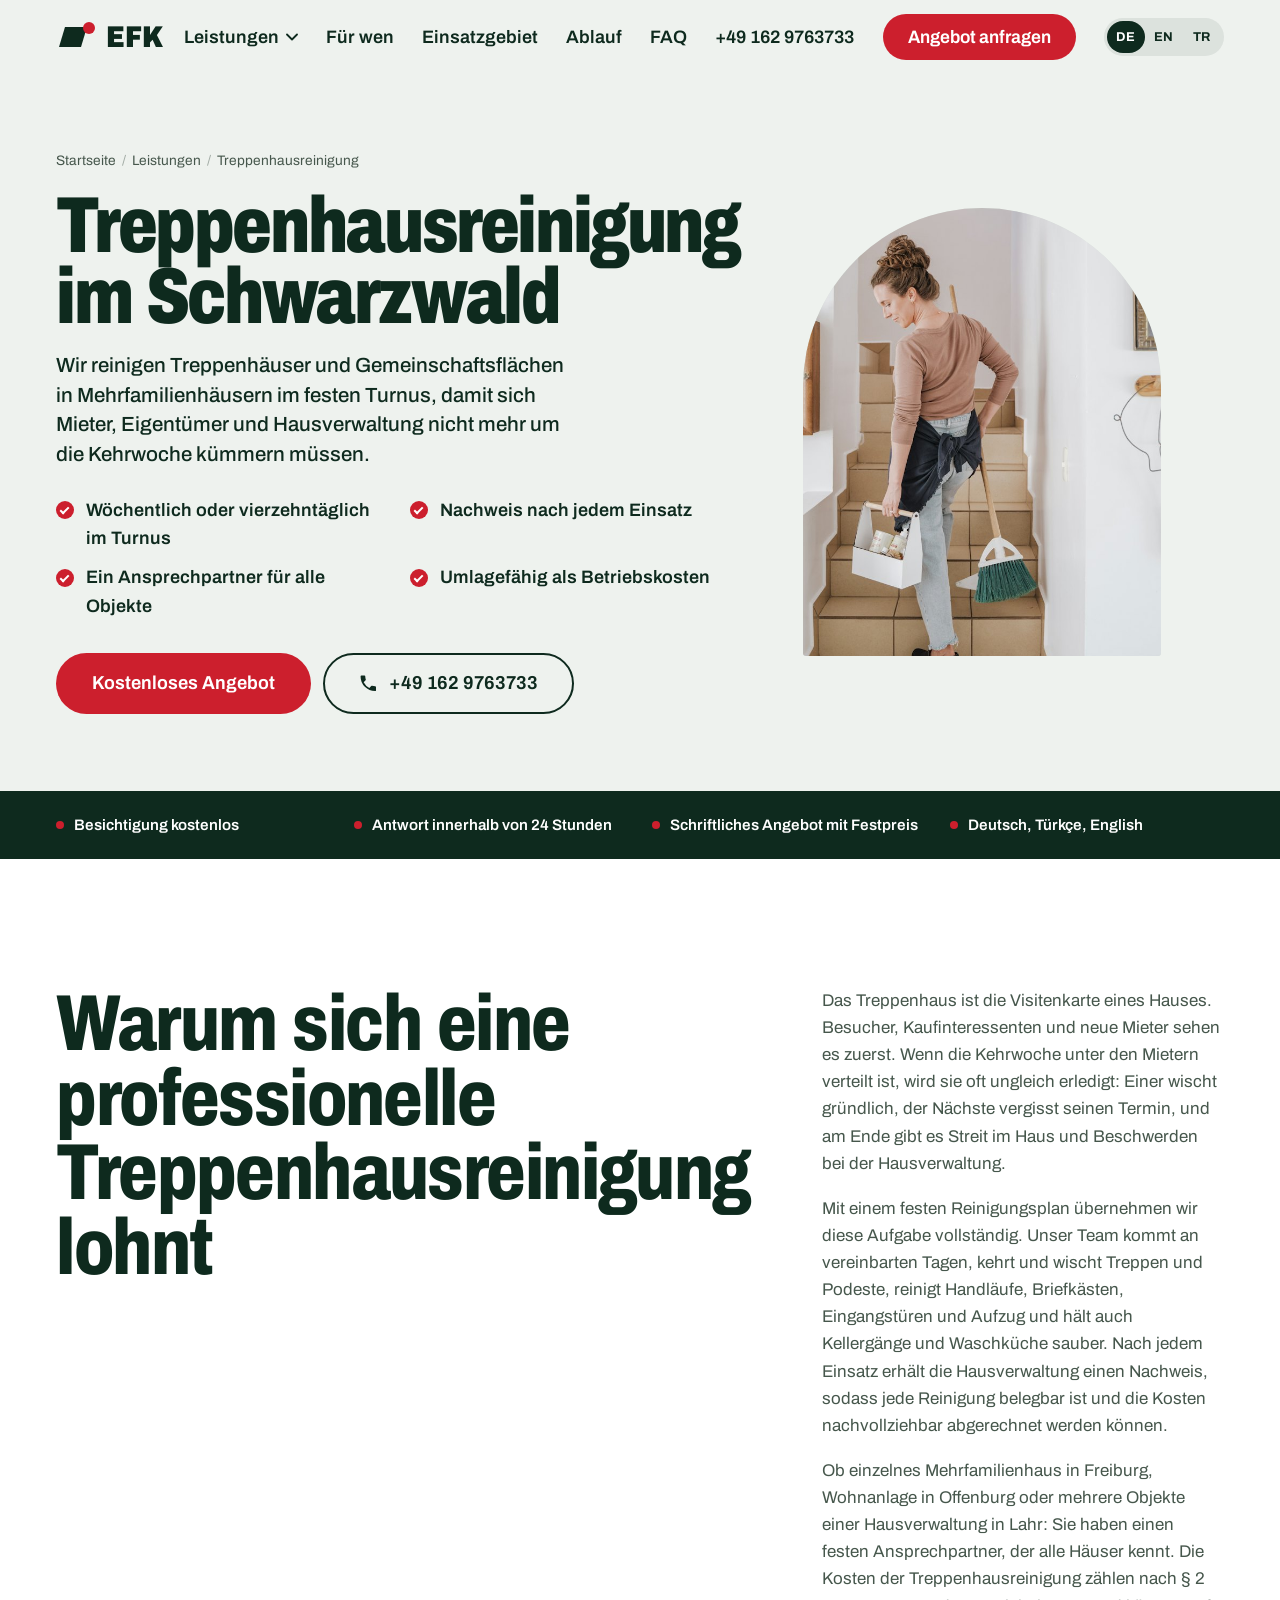
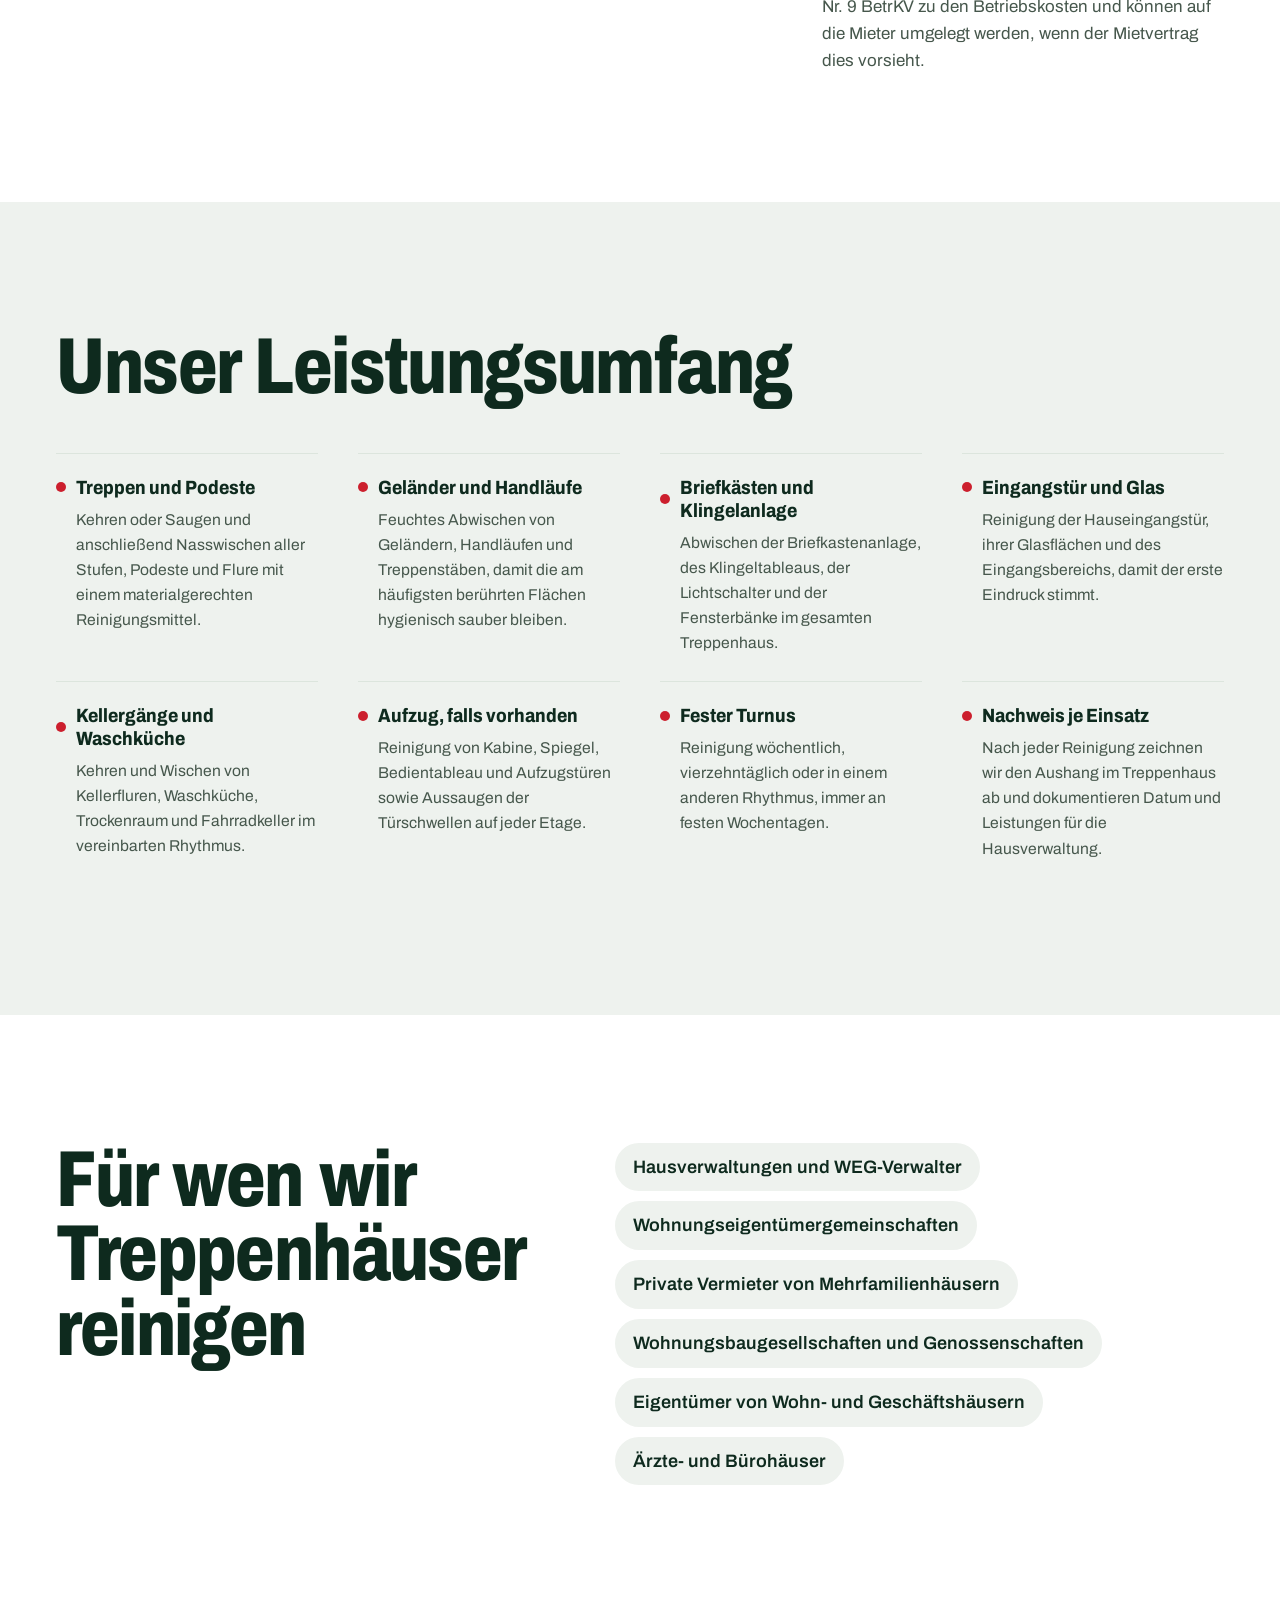
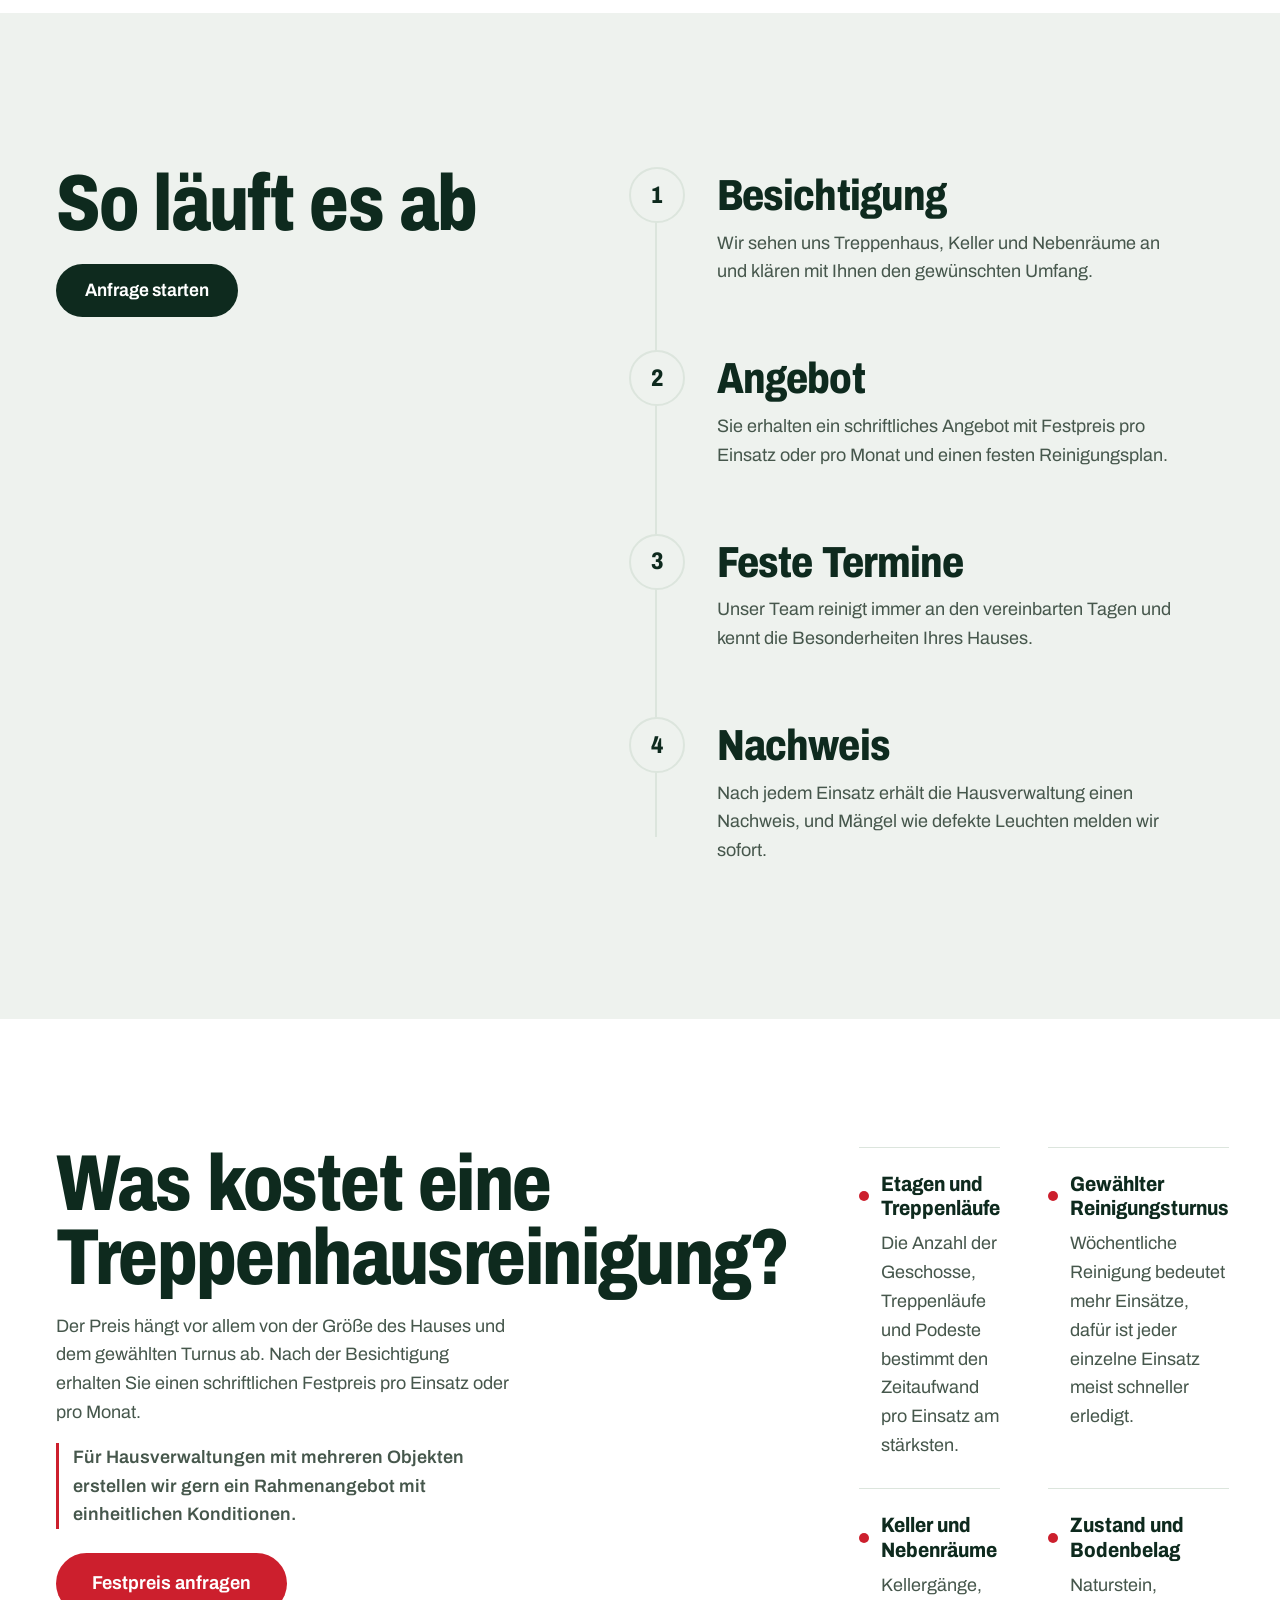
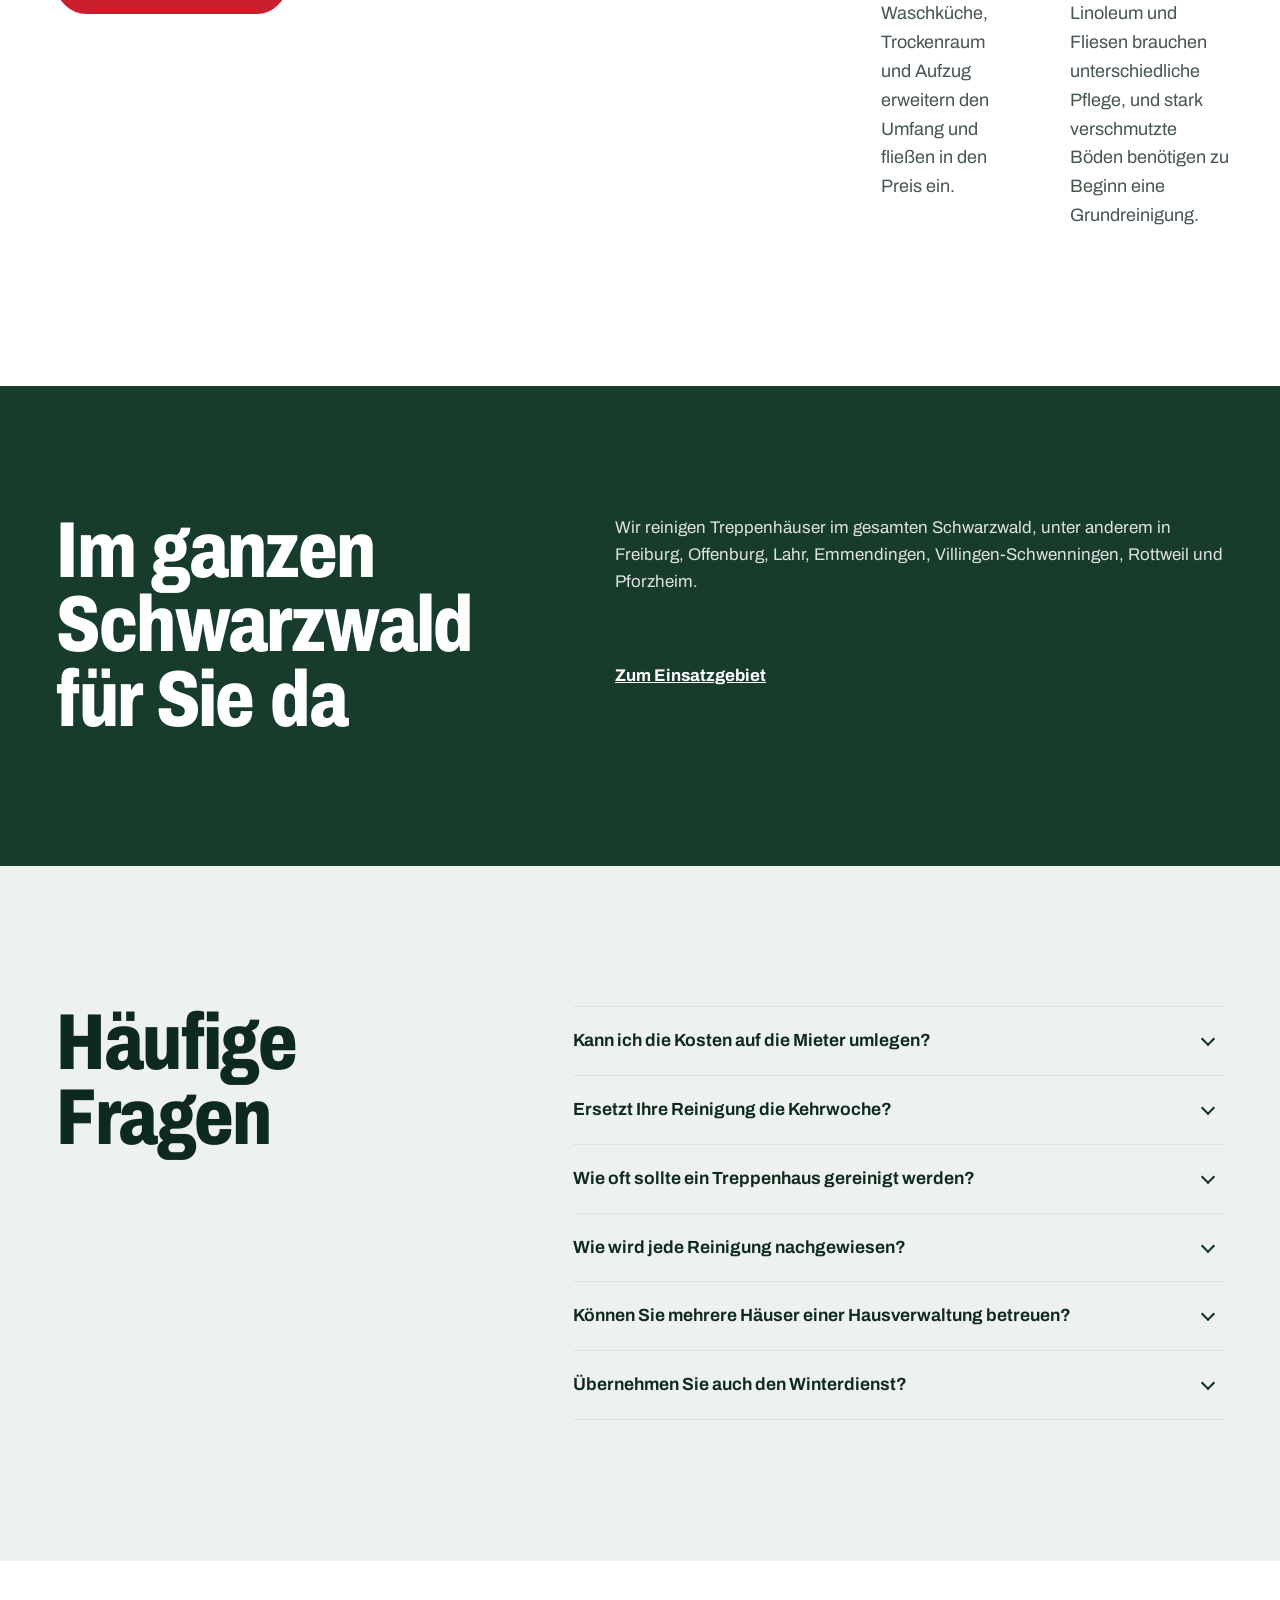
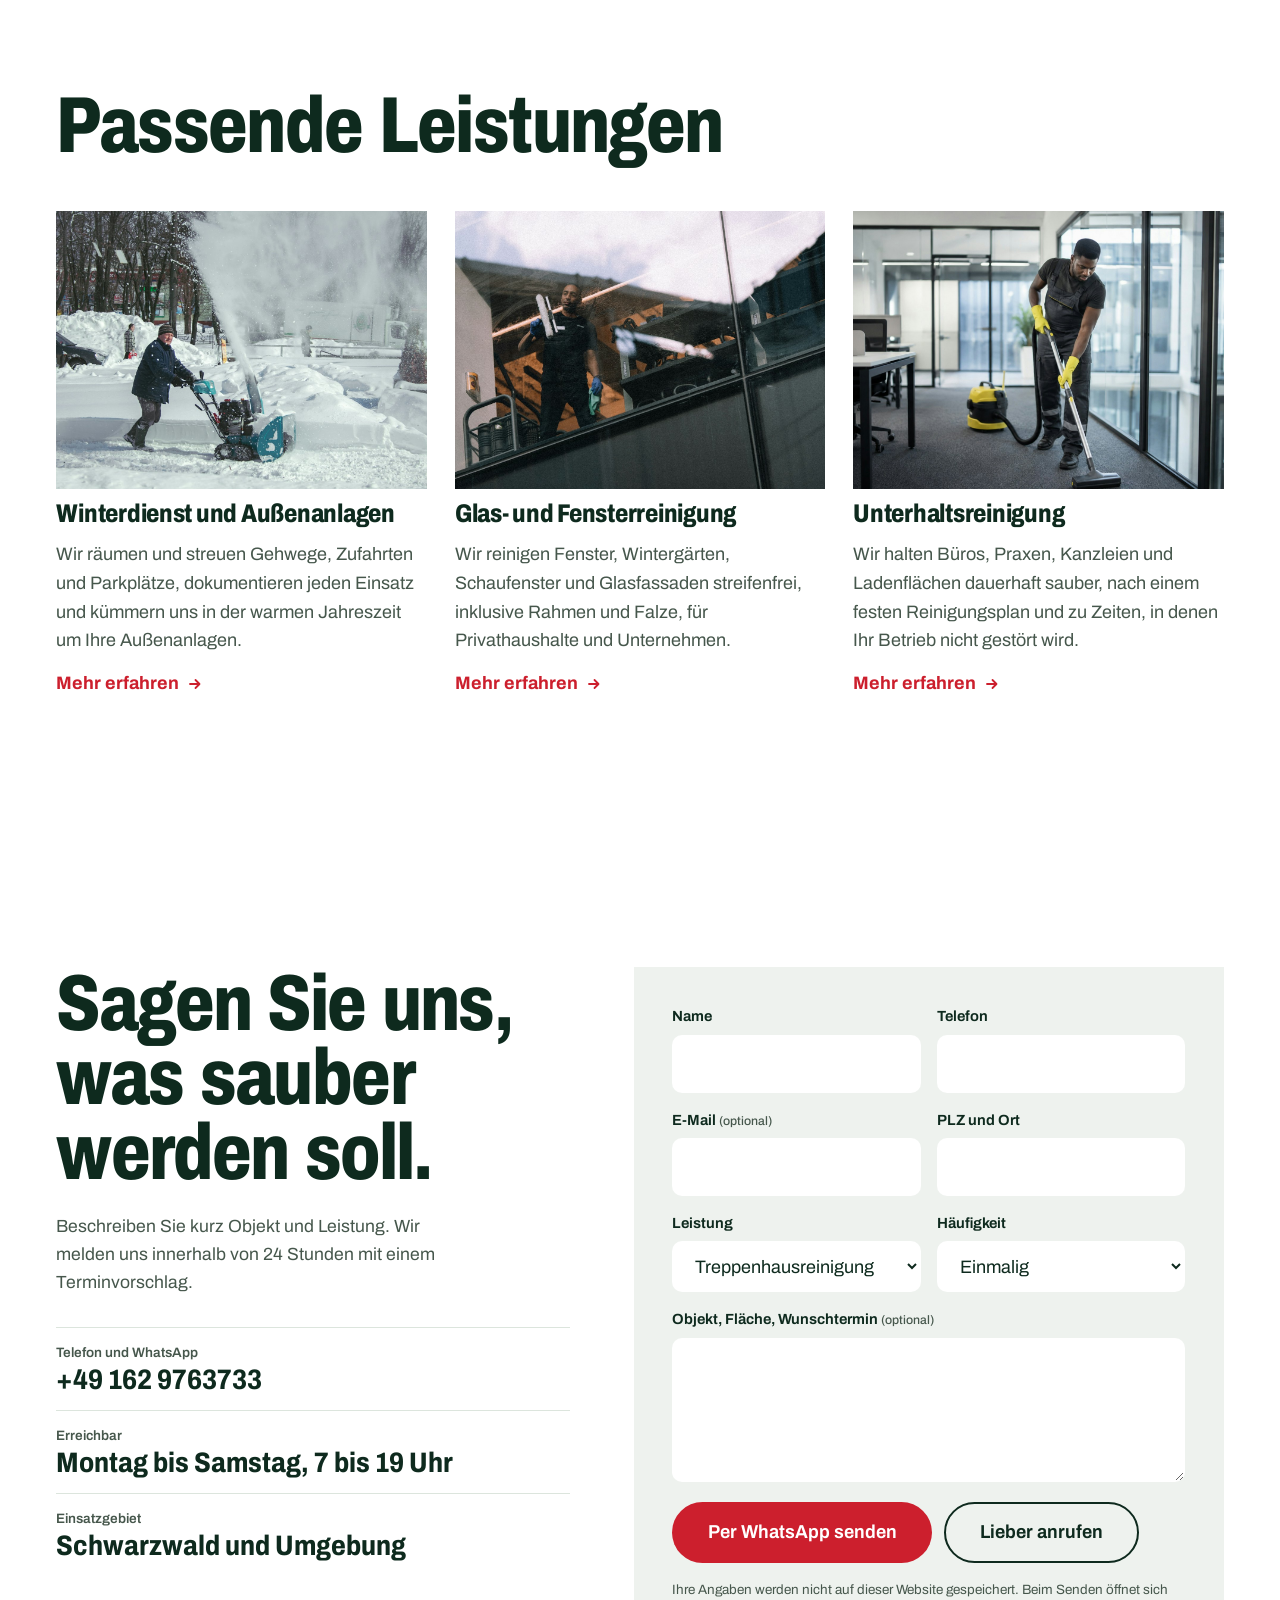
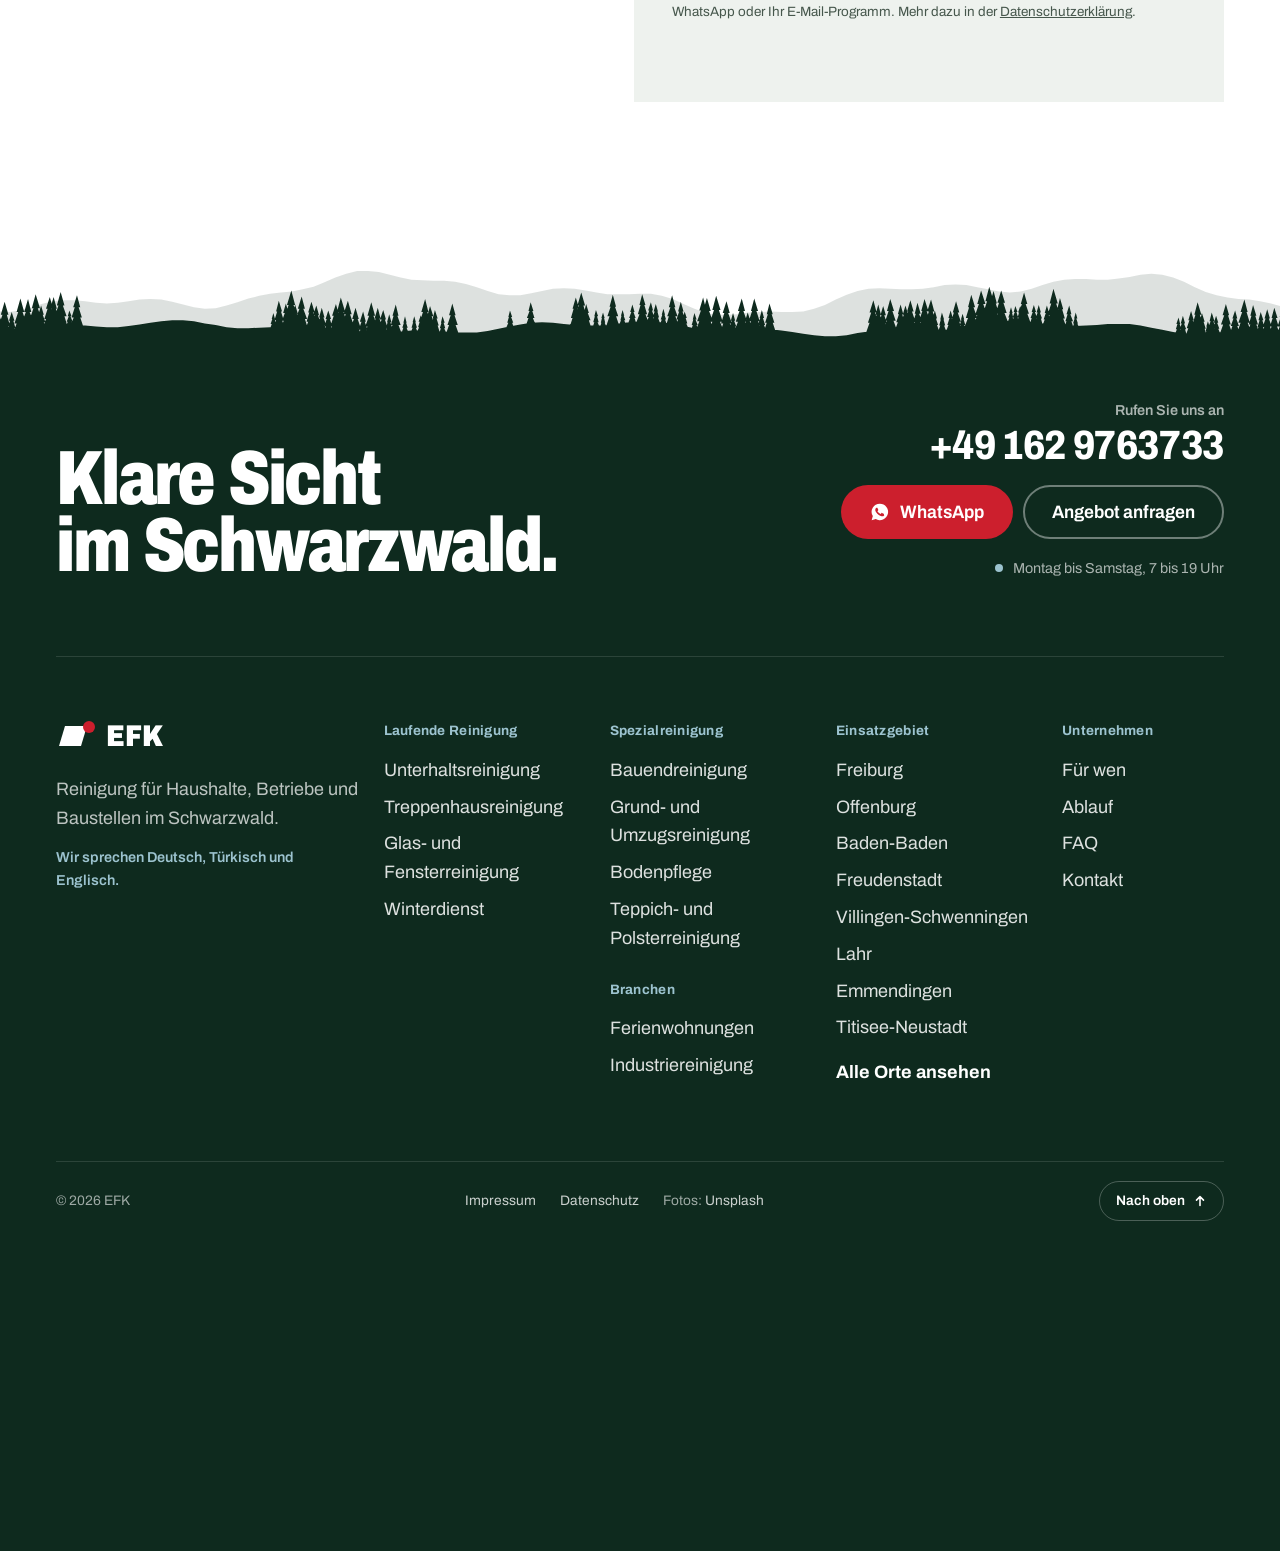
<file: leistungen/treppenhausreinigung/index.html>
<!doctype html>
<html lang="de" class="no-js">
<head>
  <meta charset="utf-8">
  <meta name="viewport" content="width=device-width, initial-scale=1">
  <title>Treppenhausreinigung im Schwarzwald | EFK</title>
  <meta name="description" content="Treppenhausreinigung für Mehrfamilienhäuser im Schwarzwald: fester Turnus, Nachweis je Einsatz für die Hausverwaltung, umlagefähig als Betriebskosten.">
  <meta name="theme-color" content="#0E2A1E">
  <meta property="og:type" content="website">
  <meta property="og:locale" content="de_DE">
  <meta property="og:title" content="Treppenhausreinigung im Schwarzwald | EFK">
  <meta property="og:description" content="Treppenhausreinigung für Mehrfamilienhäuser im Schwarzwald: fester Turnus, Nachweis je Einsatz für die Hausverwaltung, umlagefähig als Betriebskosten.">
  <link rel="canonical" href="https://oeztuerkhamza.github.io/efk-temizlik/leistungen/treppenhausreinigung/">
  <link rel="icon" href="../../favicon.svg" type="image/svg+xml">
  <link rel="preload" href="../../assets/fonts/archivo-latin.woff2" as="font" type="font/woff2" crossorigin>
  <link rel="stylesheet" href="../../assets/css/style.css">
  <script>
    document.documentElement.className = 'js';
    try {
      var l = new URLSearchParams(location.search).get('lang') || localStorage.getItem('efk-lang');
      if (l === 'en' || l === 'tr') {
        document.documentElement.classList.add('i18n-pending');
        setTimeout(function () { document.documentElement.classList.remove('i18n-pending'); }, 3000);
      }
    } catch (e) {}
  </script>
  <script type="application/ld+json">{"@context":"https://schema.org","@type":"Service","name":"Treppenhausreinigung","serviceType":"Treppenhausreinigung","description":"Treppenhausreinigung für Mehrfamilienhäuser im Schwarzwald: fester Turnus, Nachweis je Einsatz für die Hausverwaltung, umlagefähig als Betriebskosten.","url":"https://oeztuerkhamza.github.io/efk-temizlik/leistungen/treppenhausreinigung/","provider":{"@type":"LocalBusiness","@id":"https://oeztuerkhamza.github.io/efk-temizlik/#business","name":"EFK","telephone":"+49 162 9763733"},"areaServed":{"@type":"Place","name":"Schwarzwald"}}</script>
  <script type="application/ld+json">{"@context":"https://schema.org","@type":"BreadcrumbList","itemListElement":[{"@type":"ListItem","position":1,"name":"Startseite","item":"https://oeztuerkhamza.github.io/efk-temizlik/"},{"@type":"ListItem","position":2,"name":"Leistungen","item":"https://oeztuerkhamza.github.io/efk-temizlik/#leistungen"},{"@type":"ListItem","position":3,"name":"Treppenhausreinigung","item":"https://oeztuerkhamza.github.io/efk-temizlik/leistungen/treppenhausreinigung/"}]}</script>
  <script type="application/ld+json">{"@context":"https://schema.org","@type":"FAQPage","mainEntity":[{"@type":"Question","name":"Kann ich die Kosten auf die Mieter umlegen?","acceptedAnswer":{"@type":"Answer","text":"Ja. Die Gebäudereinigung gehört nach § 2 Nr. 9 BetrKV zu den umlagefähigen Betriebskosten, sofern der Mietvertrag die Umlage vorsieht. Unser Nachweis je Einsatz erleichtert die Nebenkostenabrechnung."}},{"@type":"Question","name":"Ersetzt Ihre Reinigung die Kehrwoche?","acceptedAnswer":{"@type":"Answer","text":"Ja. Wenn wir Treppenhaus und Gemeinschaftsflächen übernehmen, entfällt die Kehrwoche für die Mieter. Was genau dazugehört, legen wir vorher gemeinsam im Leistungsverzeichnis fest."}},{"@type":"Question","name":"Wie oft sollte ein Treppenhaus gereinigt werden?","acceptedAnswer":{"@type":"Answer","text":"In den meisten Mehrfamilienhäusern ist eine wöchentliche Reinigung sinnvoll. Bei wenigen Parteien oder geringer Nutzung reicht oft ein vierzehntäglicher Turnus. Keller und Waschküche können seltener gereinigt werden."}},{"@type":"Question","name":"Wie wird jede Reinigung nachgewiesen?","acceptedAnswer":{"@type":"Answer","text":"Nach jedem Einsatz zeichnen wir den Reinigungsplan im Treppenhaus ab und senden der Hausverwaltung auf Wunsch eine kurze Bestätigung mit Datum und erledigten Arbeiten. So bleibt jede Reinigung nachvollziehbar."}},{"@type":"Question","name":"Können Sie mehrere Häuser einer Hausverwaltung betreuen?","acceptedAnswer":{"@type":"Answer","text":"Ja. Sie haben einen festen Ansprechpartner für alle Objekte, wir stimmen die Termine aufeinander ab und rechnen jedes Objekt getrennt ab."}},{"@type":"Question","name":"Übernehmen Sie auch den Winterdienst?","acceptedAnswer":{"@type":"Answer","text":"Ja, auf Wunsch kombinieren wir die Treppenhausreinigung mit dem Winterdienst. Welche Flächen geräumt und gestreut werden müssen, regelt die Satzung Ihrer Gemeinde zur Räum- und Streupflicht."}}]}</script>
  <script type="application/json" id="i18n-page">{"en":{"p.name":"Stairwell cleaning","p.h1":"Stairwell cleaning in the Black Forest","p.lead":"We clean stairwells and shared areas in apartment buildings on a fixed rota, so tenants, owners and property managers no longer have to organise the Kehrwoche.","p.introTitle":"Why professional stairwell cleaning pays off","p.scopeTitle":"What we cover","p.forTitle":"Who we clean stairwells for","p.priceTitle":"How much does stairwell cleaning cost?","p.priceIntro":"The price depends mainly on the size of the building and the chosen interval. After the site visit you receive a written fixed price per visit or per month.","p.priceNote":"For property managers with several buildings we are happy to prepare a framework offer with uniform terms.","p.areaText":"We clean stairwells across the Black Forest, including Freiburg, Offenburg, Lahr, Emmendingen, Villingen-Schwenningen, Rottweil and Pforzheim.","p.usp1":"Fixed weekly or fortnightly rota","p.usp2":"Proof of cleaning every visit","p.usp3":"One contact for all properties","p.usp4":"Recoverable as operating costs","p.intro1":"The stairwell is the first thing visitors, buyers and new tenants see. When cleaning is left to the Kehrwoche, the tenants' cleaning rota traditional in Baden-Württemberg, the result is often uneven: one household mops thoroughly, the next forgets its turn, and the property manager ends up dealing with complaints and disputes between neighbours.","p.intro2":"With a fixed cleaning schedule we take this task off your hands. Our team comes on agreed days, sweeps and mops stairs and landings, wipes handrails, letterboxes, entrance doors and the lift, and keeps basement corridors and the laundry room clean. After every visit the property manager receives proof of cleaning, so each clean is traceable and can be billed correctly.","p.intro3":"Whether it is a single apartment building in Freiburg, a residential complex in Offenburg or several properties of a management company in Lahr, you have one fixed contact who knows every building. Under § 2 Nr. 9 BetrKV, the German operating costs regulation, stairwell cleaning counts as an operating cost that landlords may pass on to tenants if the tenancy agreement provides for it.","p.scope1t":"Stairs and landings","p.scope1d":"Sweeping or vacuuming, then wet mopping of all steps, landings and corridors with a cleaner suited to the floor.","p.scope2t":"Banisters and handrails","p.scope2d":"Damp wiping of banisters, handrails and balusters, so the most frequently touched surfaces in the building stay hygienic.","p.scope3t":"Letterboxes and doorbells","p.scope3d":"Wiping of the letterbox unit, doorbell panel, light switches and window sills throughout the stairwell.","p.scope4t":"Entrance door and glass","p.scope4d":"Cleaning of the front door, its glass panels and the entrance area, so the first impression is right.","p.scope5t":"Basement and laundry room","p.scope5d":"Sweeping and mopping of basement corridors, laundry room, drying room and bicycle store at the agreed interval.","p.scope6t":"Lift, where fitted","p.scope6d":"Cleaning of the lift car, mirror, control panel and doors, plus vacuuming the door sills on every floor.","p.scope7t":"Fixed rota","p.scope7d":"Cleaning weekly, fortnightly or at another interval, always on the same days of the week.","p.scope8t":"Proof per visit","p.scope8d":"After each clean we sign the stairwell rota sheet and record date and tasks for the property manager.","p.for1":"Property management companies","p.for2":"Owners' associations (WEG)","p.for3":"Private landlords of apartment buildings","p.for4":"Housing companies and cooperatives","p.for5":"Owners of mixed residential and commercial buildings","p.for6":"Medical centres and office buildings","p.step1t":"Site visit","p.step1d":"We look at the stairwell, basement and shared rooms and agree the scope with you.","p.step2t":"Quote","p.step2d":"You receive a written quote with a fixed price per visit or per month and a fixed cleaning schedule.","p.step3t":"Regular cleaning","p.step3d":"Our team always cleans on the agreed days and gets to know the particulars of your building.","p.step4t":"Proof","p.step4d":"After every visit the property manager receives proof of cleaning, and we report defects such as broken lights straight away.","p.price1t":"Floors and stairs","p.price1d":"The number of storeys, flights of stairs and landings has the biggest effect on the time per visit.","p.price2t":"Chosen cleaning interval","p.price2d":"Weekly cleaning means more visits, but each individual visit is usually quicker.","p.price3t":"Basement and extra rooms","p.price3d":"Basement corridors, laundry room, drying room and lift widen the scope and are reflected in the price.","p.price4t":"Condition and flooring","p.price4d":"Natural stone, linoleum and tiles need different care, and heavily soiled floors need a deep clean at the start.","p.faq1q":"Can I pass the costs on to my tenants?","p.faq1a":"Yes. Under § 2 Nr. 9 BetrKV, the German operating costs regulation, building cleaning is an operating cost that can be passed on, provided the tenancy agreement allows it. Our proof of cleaning per visit makes the annual operating cost statement easier.","p.faq2q":"Does your service replace the Kehrwoche?","p.faq2a":"Yes. Once we take over the stairwell and shared areas, tenants no longer have to do the Kehrwoche. We agree beforehand in a written specification exactly what is included.","p.faq3q":"How often should a stairwell be cleaned?","p.faq3a":"In most apartment buildings weekly cleaning makes sense. With few households or light use, a fortnightly rota is often enough. The basement and laundry room can be cleaned less often.","p.faq4q":"How is each clean documented?","p.faq4a":"After every visit we sign the cleaning rota in the stairwell and, if you wish, send the property manager a short confirmation with the date and tasks completed. That way every clean can be traced.","p.faq5q":"Can you look after several buildings for one property manager?","p.faq5a":"Yes. You have one fixed contact for all properties, we coordinate the dates and invoice each property separately.","p.faq6q":"Do you also provide winter services?","p.faq6a":"Yes, on request we combine stairwell cleaning with snow clearing and gritting. Which areas must be cleared and gritted is set by your municipality's bylaw on the Räum- und Streupflicht, the local duty to clear snow and ice.","meta.title":"Stairwell cleaning in the Black Forest | EFK","meta.desc":"Stairwell cleaning for apartment buildings in the Black Forest: fixed rota, proof of cleaning per visit, recoverable from tenants as operating costs.","og.title":"Stairwell cleaning in the Black Forest | EFK","og.desc":"Stairwell cleaning for apartment buildings in the Black Forest: fixed rota, proof of cleaning per visit, recoverable from tenants as operating costs.","p.alt":"Cleaner with bucket and broom on a tiled staircase","lp.crumbs":"Breadcrumb","lp.home":"Home","lp.cta":"Free quote","lp.fact3":"Written fixed-price quote","lp.process":"How it works","lp.priceCta":"Request a fixed price","lp.areaTitle":"Across the whole Black Forest","lp.areaLink":"See our service area","lp.faq":"Frequently asked questions","lp.related":"Related services","lp.more":"Learn more","r1.name":"Winter service","r1.lead":"We clear and grit footpaths, driveways and car parks, document every call-out and look after your grounds in the warmer months.","r2.name":"Window cleaning","r2.lead":"We clean windows, conservatories, shop windows and glass façades without streaks, including frames and rebates, for private households and businesses.","r3.name":"Regular office cleaning","r3.lead":"We keep offices, medical practices, law firms and shops clean on an ongoing basis, to a fixed cleaning schedule and at times that do not disrupt your business."},"tr":{"p.name":"Merdiven temizliği","p.h1":"Kara Orman'da merdiven temizliği","p.lead":"Apartmanlardaki merdiven boşluklarını ve ortak alanları sabit bir planla temizliyoruz; böylece kiracılar, ev sahipleri ve bina yönetimi (Hausverwaltung) Kehrwoche ile uğraşmak zorunda kalmaz.","p.introTitle":"Profesyonel merdiven temizliğinin avantajları","p.scopeTitle":"Hizmet kapsamımız","p.forTitle":"Kimler için merdiven temizliği yapıyoruz","p.priceTitle":"Merdiven temizliği ne kadar tutar?","p.priceIntro":"Fiyat esas olarak binanın büyüklüğüne ve seçilen temizlik sıklığına bağlıdır. Yerinde keşiften sonra ziyaret başına veya aylık yazılı sabit fiyat alırsınız.","p.priceNote":"Birden fazla binası olan yönetim şirketleri için tek tip koşullarla bir çerçeve teklif hazırlıyoruz.","p.areaText":"Kara Orman'ın tamamında, başta Freiburg, Offenburg, Lahr, Emmendingen, Villingen-Schwenningen, Rottweil ve Pforzheim olmak üzere merdiven temizliği yapıyoruz.","p.usp1":"Haftalık veya iki haftada bir","p.usp2":"Her ziyaretten sonra temizlik kaydı","p.usp3":"Tüm binalar için tek muhatap","p.usp4":"Yan gider olarak yansıtılabilir","p.intro1":"Merdiven boşluğu bir binanın vitrinidir; misafirler, alıcılar ve yeni kiracılar ilk önce onu görür. Temizlik, Baden-Württemberg'de yaygın olan ve kiracıların sırayla temizlik yaptığı Kehrwoche usulüne bırakıldığında sonuç çoğu zaman düzensiz olur: biri titizlikle siler, diğeri sırasını unutur, sonunda da komşular arasında tartışma çıkar ve bina yönetimine şikâyetler gelir.","p.intro2":"Sabit bir temizlik planıyla bu işi tamamen üstleniyoruz. Ekibimiz belirlenen günlerde gelir, merdivenleri ve sahanlıkları süpürüp paspaslar, tırabzanları, posta kutularını, giriş kapısını ve asansörü siler, bodrum koridorlarını ve çamaşırhaneyi de temiz tutar. Her ziyaretten sonra bina yönetimi bir temizlik kaydı alır; böylece her temizlik belgelenir ve masraflar doğru şekilde faturalandırılır.","p.intro3":"Freiburg'da tek bir apartman, Offenburg'da bir site ya da Lahr'da bir yönetim şirketinin birden fazla binası olsun: tüm binaları tanıyan tek bir sabit muhatabınız olur. § 2 Nr. 9 BetrKV'ye (Alman işletme giderleri yönetmeliği) göre merdiven temizliği, ev sahibinin kiracılara yansıtabileceği işletme giderleri (Betriebskosten) arasındadır; bunun için kira sözleşmesinde ilgili bir hüküm bulunmalıdır.","p.scope1t":"Merdiven ve sahanlıklar","p.scope1d":"Tüm basamakların, sahanlıkların ve koridorların süpürülmesi ve ardından zemine uygun temizlik maddesiyle ıslak paspaslanması.","p.scope2t":"Tırabzan ve küpeşteler","p.scope2d":"Tırabzanların, küpeştelerin ve korkuluk çubuklarının nemli bezle silinmesi; böylece binada en çok dokunulan yüzeyler hijyenik kalır.","p.scope3t":"Posta kutuları ve ziller","p.scope3d":"Posta kutusu ünitesinin, zil panelinin, ışık düğmelerinin ve pencere pervazlarının tüm merdiven boşluğunda silinmesi.","p.scope4t":"Giriş kapısı ve camlar","p.scope4d":"Bina giriş kapısının, cam yüzeylerinin ve giriş alanının temizlenmesi; böylece bina ilk bakışta bakımlı görünür.","p.scope5t":"Bodrum ve çamaşırhane","p.scope5d":"Bodrum koridorlarının, çamaşırhanenin, kurutma odasının ve bisiklet odasının kararlaştırılan aralıklarla süpürülüp silinmesi.","p.scope6t":"Asansör (varsa)","p.scope6d":"Asansör kabininin, aynanın, kumanda panelinin ve kapıların silinmesi, her kattaki kapı eşiklerinin de elektrik süpürgesiyle temizlenmesi.","p.scope7t":"Sabit temizlik planı","p.scope7d":"Temizlik haftalık, iki haftada bir veya başka bir aralıkla, her zaman haftanın aynı günlerinde yapılır.","p.scope8t":"Her ziyarette kayıt","p.scope8d":"Her temizlikten sonra merdiven boşluğundaki çizelgeyi imzalıyor, tarih ve yapılan işleri bina yönetimi için kaydediyoruz.","p.for1":"Bina yönetim şirketleri (Hausverwaltung)","p.for2":"Kat malikleri toplulukları (WEG)","p.for3":"Apartman sahibi özel kişiler","p.for4":"Konut şirketleri ve kooperatifler","p.for5":"Karma kullanımlı bina sahipleri","p.for6":"Muayenehane ve ofis binaları","p.step1t":"Keşif","p.step1d":"Merdiven boşluğunu, bodrumu ve ortak odaları inceler, istediğiniz kapsamı sizinle birlikte netleştiririz.","p.step2t":"Teklif","p.step2d":"Ziyaret başına veya aylık sabit fiyatlı yazılı bir teklif ve sabit bir temizlik planı alırsınız.","p.step3t":"Düzenli temizlik","p.step3d":"Ekibimiz her zaman kararlaştırılan günlerde temizlik yapar ve binanızın özelliklerini tanır.","p.step4t":"Kayıt","p.step4d":"Her ziyaretten sonra bina yönetimi bir temizlik kaydı alır, bozuk lamba gibi arızaları da hemen bildiririz.","p.price1t":"Kat ve merdiven sayısı","p.price1d":"Kat, merdiven kolu ve sahanlık sayısı, ziyaret başına harcanan süreyi en çok etkileyen unsurdur.","p.price2t":"Seçilen temizlik sıklığı","p.price2d":"Haftalık temizlik daha fazla ziyaret demektir, ancak her ziyaret genellikle daha kısa sürer.","p.price3t":"Bodrum ve ek alanlar","p.price3d":"Bodrum koridorları, çamaşırhane, kurutma odası ve asansör kapsamı genişletir ve fiyata yansır.","p.price4t":"Durum ve zemin türü","p.price4d":"Doğal taş, linolyum ve fayans farklı bakım ister, çok kirli zeminler ise başlangıçta detaylı bir temizlik gerektirir.","p.faq1q":"Masrafları kiracılara yansıtabilir miyim?","p.faq1a":"Evet. § 2 Nr. 9 BetrKV'ye göre bina temizliği, kira sözleşmesinde öngörülmüşse kiracılara yansıtılabilen işletme giderlerindendir (Betriebskosten). Her ziyaret için tuttuğumuz kayıt, yıllık yan gider hesaplamasını (Nebenkostenabrechnung) kolaylaştırır.","p.faq2q":"Hizmetiniz Kehrwoche'nin yerini alır mı?","p.faq2a":"Evet. Merdiven boşluğunu ve ortak alanları biz üstlendiğimizde kiracıların Kehrwoche yapmasına gerek kalmaz. Neyin dahil olduğunu önceden yazılı bir hizmet listesinde (Leistungsverzeichnis) birlikte belirleriz.","p.faq3q":"Merdiven boşluğu ne sıklıkla temizlenmeli?","p.faq3a":"Çoğu apartmanda haftalık temizlik uygundur. Daire sayısı az veya kullanım hafifse iki haftada bir genellikle yeterlidir. Bodrum ve çamaşırhane daha seyrek temizlenebilir.","p.faq4q":"Her temizlik nasıl belgeleniyor?","p.faq4a":"Her ziyaretten sonra merdiven boşluğundaki temizlik çizelgesini imzalıyor, isterseniz bina yönetimine tarih ve yapılan işleri içeren kısa bir onay gönderiyoruz. Böylece her temizlik takip edilebilir.","p.faq5q":"Bir yönetim şirketinin birden fazla binasıyla ilgilenebilir misiniz?","p.faq5a":"Evet. Tüm binalar için tek bir sabit muhatabınız olur; randevuları birbirine göre planlıyor ve her binayı ayrı faturalandırıyoruz.","p.faq6q":"Kış hizmeti de veriyor musunuz?","p.faq6a":"Evet, isterseniz merdiven temizliğini kar temizleme ve buzlanmaya karşı serpme hizmetiyle (Winterdienst) birleştiriyoruz. Hangi alanların temizlenmesi gerektiğini belediyenizin Räum- und Streupflicht ile ilgili yönetmeliği (Satzung) belirler.","meta.title":"Kara Orman'da Merdiven Temizliği | EFK","meta.desc":"Kara Orman'da apartmanlar için merdiven ve ortak alan temizliği: sabit plan, her ziyarette temizlik kaydı, işletme gideri olarak kiracıya yansıtılabilir.","og.title":"Kara Orman'da Merdiven Temizliği | EFK","og.desc":"Kara Orman'da apartmanlar için merdiven ve ortak alan temizliği: sabit plan, her ziyarette temizlik kaydı, işletme gideri olarak kiracıya yansıtılabilir.","p.alt":"Fayans merdivende kova ve süpürgeyle çalışan temizlik görevlisi","lp.crumbs":"Sayfa konumu","lp.home":"Ana sayfa","lp.cta":"Ücretsiz teklif","lp.fact3":"Yazılı sabit fiyat teklifi","lp.process":"Süreç nasıl işler","lp.priceCta":"Sabit fiyat isteyin","lp.areaTitle":"Tüm Kara Orman'da yanınızdayız","lp.areaLink":"Hizmet bölgesine bakın","lp.faq":"Sık sorulan sorular","lp.related":"İlgili hizmetler","lp.more":"Daha fazla bilgi","r1.name":"Kış hizmeti","r1.lead":"Kaldırımları, garaj yollarını ve otoparkları kardan temizler, tuzlarız. Her müdahaleyi kayda geçirir, sıcak aylarda dış alanlarınızın bakımını üstleniriz.","r2.name":"Cam temizliği","r2.lead":"Pencereleri, kış bahçelerini, vitrinleri ve cam cepheleri çerçeve ve kasa olukları dahil iz bırakmadan temizliyoruz; hem evler hem işletmeler için.","r3.name":"Düzenli ofis temizliği","r3.lead":"Ofisleri, muayenehaneleri, hukuk bürolarını ve mağazaları sabit bir temizlik planıyla, işinizi aksatmayacak saatlerde sürekli temiz tutuyoruz."}}</script>
</head>
<body class="page-lp" data-root="../../" data-service-index="4">
  <a class="skip" href="#inhalt" data-i18n="skip">Zum Inhalt springen</a>

  <header class="site-header" id="top">
    <a class="brand" href="../../" aria-label="EFK, zur Startseite" data-i18n-attr="aria-label:aria.home">
      <svg class="brand-mark" viewBox="0 0 40 32" aria-hidden="true">
        <path d="M9 6h22l-6 20H3z" fill="currentColor"/>
        <circle cx="33" cy="7" r="6" fill="#CC1F2D"/>
      </svg>
      <span class="brand-name">EFK</span>
    </a>

    <nav class="nav" id="nav" aria-label="Hauptmenü" data-i18n-attr="aria-label:aria.menu">
      <ul class="nav-list">
        <li class="has-mega">
          <button class="nav-trigger" type="button" aria-expanded="false" aria-controls="mega"><span data-i18n="nav.services">Leistungen</span><svg viewBox="0 0 12 8" aria-hidden="true"><path d="M1 1.5l5 5 5-5" fill="none" stroke="currentColor" stroke-width="1.8" stroke-linecap="round" stroke-linejoin="round"/></svg></button>
          <div class="mega" id="mega">
            <div class="mega-col">
              <p class="mega-title" data-i18n="mega.laufend">Laufende Reinigung</p>
              <ul>
                <li><a href="../../leistungen/unterhaltsreinigung/" data-i18n="svc.unterhaltsreinigung">Unterhaltsreinigung</a></li>
                <li><a href="../../leistungen/treppenhausreinigung/" data-i18n="svc.treppenhausreinigung">Treppenhausreinigung</a></li>
                <li><a href="../../leistungen/glasreinigung/" data-i18n="svc.glasreinigung">Glas- und Fensterreinigung</a></li>
                <li><a href="../../leistungen/winterdienst/" data-i18n="svc.winterdienst">Winterdienst</a></li>
              </ul>
            </div>
            <div class="mega-col">
              <p class="mega-title" data-i18n="mega.spezial">Spezialreinigung</p>
              <ul>
                <li><a href="../../leistungen/bauendreinigung/" data-i18n="svc.bauendreinigung">Bauendreinigung</a></li>
                <li><a href="../../leistungen/grundreinigung/" data-i18n="svc.grundreinigung">Grund- und Umzugsreinigung</a></li>
                <li><a href="../../leistungen/bodenpflege/" data-i18n="svc.bodenpflege">Bodenpflege</a></li>
                <li><a href="../../leistungen/polsterreinigung/" data-i18n="svc.polsterreinigung">Teppich- und Polsterreinigung</a></li>
              </ul>
            </div>
            <div class="mega-col">
              <p class="mega-title" data-i18n="mega.branchen">Branchen</p>
              <ul>
                <li><a href="../../leistungen/ferienwohnungen/" data-i18n="svc.ferienwohnungen">Ferienwohnungen</a></li>
                <li><a href="../../leistungen/industriereinigung/" data-i18n="svc.industriereinigung">Industriereinigung</a></li>
              </ul>
            </div>
            <div class="mega-col mega-help">
              <p data-i18n="mega.help">Nicht sicher, welche Leistung passt? Rufen Sie an, wir beraten Sie gern.</p>
              <a class="mega-phone" href="tel:+491629763733">+49 162 9763733</a>
            </div>
          </div>
        </li>
        <li><a href="../../#fuer-wen" data-i18n="nav.clients">Für wen</a></li>
        <li><a href="../../#gebiet" data-i18n="nav.area">Einsatzgebiet</a></li>
        <li><a href="../../#ablauf" data-i18n="nav.process">Ablauf</a></li>
        <li><a href="../../#faq" data-i18n="nav.faq">FAQ</a></li>
        <li class="nav-phone"><a href="tel:+491629763733">+49 162 9763733</a></li>
        <li class="nav-cta"><a class="btn btn--red" href="#kontakt"><span data-i18n="nav.quote">Angebot anfragen</span></a></li>
      </ul>
    </nav>

    <div class="lang" role="group" aria-label="Sprache / Language / Dil">
      <button type="button" data-lang="de" aria-pressed="true" lang="de" title="Deutsch">DE</button>
      <button type="button" data-lang="en" aria-pressed="false" lang="en" title="English">EN</button>
      <button type="button" data-lang="tr" aria-pressed="false" lang="tr" title="Türkçe">TR</button>
    </div>

    <button class="menu-btn" type="button" aria-expanded="false" aria-controls="nav">
      <span data-i18n="menu">Menü</span>
      <span class="menu-btn-bars" aria-hidden="true"><i></i><i></i></span>
    </button>
  </header>

  <main id="inhalt">
    <section class="lp-hero" aria-labelledby="lp-title">
      <div class="wrap lp-hero-grid">
        <div class="lp-hero-copy">
          <nav class="crumbs" aria-label="Brotkrumen-Navigation" data-i18n-attr="aria-label:lp.crumbs">
            <ol>
              <li><a href="../../" data-i18n="lp.home">Startseite</a></li>
              <li><a href="../../#leistungen" data-i18n="nav.services">Leistungen</a></li>
              <li aria-current="page" data-i18n="p.name">Treppenhausreinigung</li>
            </ol>
          </nav>
          <h1 id="lp-title" data-i18n="p.h1">Treppenhausreinigung im Schwarzwald</h1>
          <p class="lp-lead" data-i18n="p.lead">Wir reinigen Treppenhäuser und Gemeinschaftsflächen in Mehrfamilienhäusern im festen Turnus, damit sich Mieter, Eigentümer und Hausverwaltung nicht mehr um die Kehrwoche kümmern müssen.</p>
          <ul class="checks lp-usps">
            <li data-i18n="p.usp1">Wöchentlich oder vierzehntäglich im Turnus</li>
            <li data-i18n="p.usp2">Nachweis nach jedem Einsatz</li>
            <li data-i18n="p.usp3">Ein Ansprechpartner für alle Objekte</li>
            <li data-i18n="p.usp4">Umlagefähig als Betriebskosten</li>
          </ul>
          <div class="hero-actions">
            <a class="btn btn--red btn--lg" href="#kontakt"><span data-i18n="lp.cta">Kostenloses Angebot</span></a>
            <a class="btn btn--ghost btn--lg" href="tel:+491629763733"><span><svg class="ico" viewBox="0 0 24 24" aria-hidden="true"><path d="M6.6 10.8a15.1 15.1 0 0 0 6.6 6.6l2.2-2.2a1 1 0 0 1 1-.25 11.4 11.4 0 0 0 3.6.57 1 1 0 0 1 1 1V20a1 1 0 0 1-1 1A17 17 0 0 1 3 4a1 1 0 0 1 1-1h3.5a1 1 0 0 1 1 1c0 1.25.2 2.45.57 3.6a1 1 0 0 1-.25 1z" fill="currentColor"/></svg>+49 162 9763733</span></a>
          </div>
        </div>
        <figure class="lp-hero-img"><img src="../../assets/img/treppenhaus.jpg" width="1400" height="933" alt="Reinigungskraft mit Eimer und Besen auf einer gefliesten Treppe" data-i18n-attr="alt:p.alt" fetchpriority="high" decoding="async"></figure>
      </div>
    </section>

    <div class="lp-facts">
      <ul class="wrap">
        <li data-i18n="hero.fact1">Besichtigung kostenlos</li>
        <li data-i18n="hero.fact2">Antwort innerhalb von 24 Stunden</li>
        <li data-i18n="lp.fact3">Schriftliches Angebot mit Festpreis</li>
        <li>Deutsch, Türkçe, English</li>
      </ul>
    </div>

    <section class="lp-section lp-white" aria-labelledby="lp-intro">
      <div class="wrap lp-2col">
        <h2 class="h2" id="lp-intro" data-i18n="p.introTitle">Warum sich eine professionelle Treppenhausreinigung lohnt</h2>
        <div class="lp-prose">
          <p data-i18n="p.intro1">Das Treppenhaus ist die Visitenkarte eines Hauses. Besucher, Kaufinteressenten und neue Mieter sehen es zuerst. Wenn die Kehrwoche unter den Mietern verteilt ist, wird sie oft ungleich erledigt: Einer wischt gründlich, der Nächste vergisst seinen Termin, und am Ende gibt es Streit im Haus und Beschwerden bei der Hausverwaltung.</p>
          <p data-i18n="p.intro2">Mit einem festen Reinigungsplan übernehmen wir diese Aufgabe vollständig. Unser Team kommt an vereinbarten Tagen, kehrt und wischt Treppen und Podeste, reinigt Handläufe, Briefkästen, Eingangstüren und Aufzug und hält auch Kellergänge und Waschküche sauber. Nach jedem Einsatz erhält die Hausverwaltung einen Nachweis, sodass jede Reinigung belegbar ist und die Kosten nachvollziehbar abgerechnet werden können.</p>
          <p data-i18n="p.intro3">Ob einzelnes Mehrfamilienhaus in Freiburg, Wohnanlage in Offenburg oder mehrere Objekte einer Hausverwaltung in Lahr: Sie haben einen festen Ansprechpartner, der alle Häuser kennt. Die Kosten der Treppenhausreinigung zählen nach § 2 Nr. 9 BetrKV zu den Betriebskosten und können auf die Mieter umgelegt werden, wenn der Mietvertrag dies vorsieht.</p>
        </div>
      </div>
    </section>

    <section class="lp-section" aria-labelledby="lp-scope">
      <div class="wrap">
        <div class="scope-head"><h2 class="h2" id="lp-scope" data-i18n="p.scopeTitle">Unser Leistungsumfang</h2></div>
        <ul class="scope-grid">
          <li><h3 data-i18n="p.scope1t">Treppen und Podeste</h3><p data-i18n="p.scope1d">Kehren oder Saugen und anschließend Nasswischen aller Stufen, Podeste und Flure mit einem materialgerechten Reinigungsmittel.</p></li>
          <li><h3 data-i18n="p.scope2t">Geländer und Handläufe</h3><p data-i18n="p.scope2d">Feuchtes Abwischen von Geländern, Handläufen und Treppenstäben, damit die am häufigsten berührten Flächen hygienisch sauber bleiben.</p></li>
          <li><h3 data-i18n="p.scope3t">Briefkästen und Klingelanlage</h3><p data-i18n="p.scope3d">Abwischen der Briefkastenanlage, des Klingeltableaus, der Lichtschalter und der Fensterbänke im gesamten Treppenhaus.</p></li>
          <li><h3 data-i18n="p.scope4t">Eingangstür und Glas</h3><p data-i18n="p.scope4d">Reinigung der Hauseingangstür, ihrer Glasflächen und des Eingangsbereichs, damit der erste Eindruck stimmt.</p></li>
          <li><h3 data-i18n="p.scope5t">Kellergänge und Waschküche</h3><p data-i18n="p.scope5d">Kehren und Wischen von Kellerfluren, Waschküche, Trockenraum und Fahrradkeller im vereinbarten Rhythmus.</p></li>
          <li><h3 data-i18n="p.scope6t">Aufzug, falls vorhanden</h3><p data-i18n="p.scope6d">Reinigung von Kabine, Spiegel, Bedientableau und Aufzugstüren sowie Aussaugen der Türschwellen auf jeder Etage.</p></li>
          <li><h3 data-i18n="p.scope7t">Fester Turnus</h3><p data-i18n="p.scope7d">Reinigung wöchentlich, vierzehntäglich oder in einem anderen Rhythmus, immer an festen Wochentagen.</p></li>
          <li><h3 data-i18n="p.scope8t">Nachweis je Einsatz</h3><p data-i18n="p.scope8d">Nach jeder Reinigung zeichnen wir den Aushang im Treppenhaus ab und dokumentieren Datum und Leistungen für die Hausverwaltung.</p></li>
        </ul>
      </div>
    </section>

    <section class="lp-section lp-white" aria-labelledby="lp-for">
      <div class="wrap lp-2col">
        <h2 class="h2" id="lp-for" data-i18n="p.forTitle">Für wen wir Treppenhäuser reinigen</h2>
        <ul class="pill-list">
          <li data-i18n="p.for1">Hausverwaltungen und WEG-Verwalter</li>
          <li data-i18n="p.for2">Wohnungseigentümergemeinschaften</li>
          <li data-i18n="p.for3">Private Vermieter von Mehrfamilienhäusern</li>
          <li data-i18n="p.for4">Wohnungsbaugesellschaften und Genossenschaften</li>
          <li data-i18n="p.for5">Eigentümer von Wohn- und Geschäftshäusern</li>
          <li data-i18n="p.for6">Ärzte- und Bürohäuser</li>
        </ul>
      </div>
    </section>

    <section class="process" aria-labelledby="lp-process">
      <div class="wrap process-grid">
        <div class="process-head">
          <h2 class="h2" id="lp-process" data-i18n="lp.process">So läuft es ab</h2>
          <a class="btn btn--dark" href="#kontakt"><span data-i18n="process.cta">Anfrage starten</span></a>
        </div>
        <ol class="steps">
          <li class="step"><span class="step-n">1</span><h3 data-i18n="p.step1t">Besichtigung</h3><p data-i18n="p.step1d">Wir sehen uns Treppenhaus, Keller und Nebenräume an und klären mit Ihnen den gewünschten Umfang.</p></li>
          <li class="step"><span class="step-n">2</span><h3 data-i18n="p.step2t">Angebot</h3><p data-i18n="p.step2d">Sie erhalten ein schriftliches Angebot mit Festpreis pro Einsatz oder pro Monat und einen festen Reinigungsplan.</p></li>
          <li class="step"><span class="step-n">3</span><h3 data-i18n="p.step3t">Feste Termine</h3><p data-i18n="p.step3d">Unser Team reinigt immer an den vereinbarten Tagen und kennt die Besonderheiten Ihres Hauses.</p></li>
          <li class="step"><span class="step-n">4</span><h3 data-i18n="p.step4t">Nachweis</h3><p data-i18n="p.step4d">Nach jedem Einsatz erhält die Hausverwaltung einen Nachweis, und Mängel wie defekte Leuchten melden wir sofort.</p></li>
        </ol>
      </div>
    </section>

    <section class="lp-section lp-white lp-price" aria-labelledby="lp-price">
      <div class="wrap lp-2col">
        <div class="lp-price-copy">
          <h2 class="h2" id="lp-price" data-i18n="p.priceTitle">Was kostet eine Treppenhausreinigung?</h2>
          <p data-i18n="p.priceIntro">Der Preis hängt vor allem von der Größe des Hauses und dem gewählten Turnus ab. Nach der Besichtigung erhalten Sie einen schriftlichen Festpreis pro Einsatz oder pro Monat.</p>
          <p class="price-note" data-i18n="p.priceNote">Für Hausverwaltungen mit mehreren Objekten erstellen wir gern ein Rahmenangebot mit einheitlichen Konditionen.</p>
          <a class="btn btn--red btn--lg" href="#kontakt"><span data-i18n="lp.priceCta">Festpreis anfragen</span></a>
        </div>
        <dl class="promises">
          <div><dt data-i18n="p.price1t">Etagen und Treppenläufe</dt><dd data-i18n="p.price1d">Die Anzahl der Geschosse, Treppenläufe und Podeste bestimmt den Zeitaufwand pro Einsatz am stärksten.</dd></div>
          <div><dt data-i18n="p.price2t">Gewählter Reinigungsturnus</dt><dd data-i18n="p.price2d">Wöchentliche Reinigung bedeutet mehr Einsätze, dafür ist jeder einzelne Einsatz meist schneller erledigt.</dd></div>
          <div><dt data-i18n="p.price3t">Keller und Nebenräume</dt><dd data-i18n="p.price3d">Kellergänge, Waschküche, Trockenraum und Aufzug erweitern den Umfang und fließen in den Preis ein.</dd></div>
          <div><dt data-i18n="p.price4t">Zustand und Bodenbelag</dt><dd data-i18n="p.price4d">Naturstein, Linoleum und Fliesen brauchen unterschiedliche Pflege, und stark verschmutzte Böden benötigen zu Beginn eine Grundreinigung.</dd></div>
        </dl>
      </div>
    </section>

    <section class="lp-section lp-area" aria-labelledby="lp-area">
      <div class="wrap lp-2col">
        <h2 class="h2" id="lp-area" data-i18n="lp.areaTitle">Im ganzen Schwarzwald für Sie da</h2>
        <div class="lp-prose">
          <p data-i18n="p.areaText">Wir reinigen Treppenhäuser im gesamten Schwarzwald, unter anderem in Freiburg, Offenburg, Lahr, Emmendingen, Villingen-Schwenningen, Rottweil und Pforzheim.</p>
          <p><a href="../../#gebiet" data-i18n="lp.areaLink">Zum Einsatzgebiet</a></p>
        </div>
      </div>
    </section>

    <section class="faq lp-faq" id="faq" aria-labelledby="lp-faq">
      <div class="wrap faq-grid">
        <h2 class="h2" id="lp-faq" data-i18n="lp.faq">Häufige Fragen</h2>
        <div class="faq-list">
          <details><summary data-i18n="p.faq1q">Kann ich die Kosten auf die Mieter umlegen?</summary><p data-i18n="p.faq1a">Ja. Die Gebäudereinigung gehört nach § 2 Nr. 9 BetrKV zu den umlagefähigen Betriebskosten, sofern der Mietvertrag die Umlage vorsieht. Unser Nachweis je Einsatz erleichtert die Nebenkostenabrechnung.</p></details>
          <details><summary data-i18n="p.faq2q">Ersetzt Ihre Reinigung die Kehrwoche?</summary><p data-i18n="p.faq2a">Ja. Wenn wir Treppenhaus und Gemeinschaftsflächen übernehmen, entfällt die Kehrwoche für die Mieter. Was genau dazugehört, legen wir vorher gemeinsam im Leistungsverzeichnis fest.</p></details>
          <details><summary data-i18n="p.faq3q">Wie oft sollte ein Treppenhaus gereinigt werden?</summary><p data-i18n="p.faq3a">In den meisten Mehrfamilienhäusern ist eine wöchentliche Reinigung sinnvoll. Bei wenigen Parteien oder geringer Nutzung reicht oft ein vierzehntäglicher Turnus. Keller und Waschküche können seltener gereinigt werden.</p></details>
          <details><summary data-i18n="p.faq4q">Wie wird jede Reinigung nachgewiesen?</summary><p data-i18n="p.faq4a">Nach jedem Einsatz zeichnen wir den Reinigungsplan im Treppenhaus ab und senden der Hausverwaltung auf Wunsch eine kurze Bestätigung mit Datum und erledigten Arbeiten. So bleibt jede Reinigung nachvollziehbar.</p></details>
          <details><summary data-i18n="p.faq5q">Können Sie mehrere Häuser einer Hausverwaltung betreuen?</summary><p data-i18n="p.faq5a">Ja. Sie haben einen festen Ansprechpartner für alle Objekte, wir stimmen die Termine aufeinander ab und rechnen jedes Objekt getrennt ab.</p></details>
          <details><summary data-i18n="p.faq6q">Übernehmen Sie auch den Winterdienst?</summary><p data-i18n="p.faq6a">Ja, auf Wunsch kombinieren wir die Treppenhausreinigung mit dem Winterdienst. Welche Flächen geräumt und gestreut werden müssen, regelt die Satzung Ihrer Gemeinde zur Räum- und Streupflicht.</p></details>
        </div>
      </div>
    </section>

    <section class="lp-section lp-white lp-related" aria-labelledby="lp-related">
      <div class="wrap">
        <h2 class="h2" id="lp-related" data-i18n="lp.related">Passende Leistungen</h2>
        <div class="related-grid">
          <a class="rel-card" href="../winterdienst/">
            <figure><img src="../../assets/img/winterdienst.jpg" width="1400" height="933" alt="" loading="lazy" decoding="async"></figure>
            <h3 data-i18n="r1.name">Winterdienst und Außenanlagen</h3>
            <p data-i18n="r1.lead">Wir räumen und streuen Gehwege, Zufahrten und Parkplätze, dokumentieren jeden Einsatz und kümmern uns in der warmen Jahreszeit um Ihre Außenanlagen.</p>
            <span class="svc-more"><span data-i18n="lp.more">Mehr erfahren</span><svg viewBox="0 0 16 16" aria-hidden="true"><path d="M3 8h9M8.5 4l4 4-4 4" fill="none" stroke="currentColor" stroke-width="1.8" stroke-linecap="round" stroke-linejoin="round"/></svg></span>
          </a>
          <a class="rel-card" href="../glasreinigung/">
            <figure><img src="../../assets/img/cam.jpg" width="1400" height="933" alt="" loading="lazy" decoding="async"></figure>
            <h3 data-i18n="r2.name">Glas- und Fensterreinigung</h3>
            <p data-i18n="r2.lead">Wir reinigen Fenster, Wintergärten, Schaufenster und Glasfassaden streifenfrei, inklusive Rahmen und Falze, für Privathaushalte und Unternehmen.</p>
            <span class="svc-more"><span data-i18n="lp.more">Mehr erfahren</span><svg viewBox="0 0 16 16" aria-hidden="true"><path d="M3 8h9M8.5 4l4 4-4 4" fill="none" stroke="currentColor" stroke-width="1.8" stroke-linecap="round" stroke-linejoin="round"/></svg></span>
          </a>
          <a class="rel-card" href="../unterhaltsreinigung/">
            <figure><img src="../../assets/img/ofis.jpg" width="1400" height="1120" alt="" loading="lazy" decoding="async"></figure>
            <h3 data-i18n="r3.name">Unterhaltsreinigung</h3>
            <p data-i18n="r3.lead">Wir halten Büros, Praxen, Kanzleien und Ladenflächen dauerhaft sauber, nach einem festen Reinigungsplan und zu Zeiten, in denen Ihr Betrieb nicht gestört wird.</p>
            <span class="svc-more"><span data-i18n="lp.more">Mehr erfahren</span><svg viewBox="0 0 16 16" aria-hidden="true"><path d="M3 8h9M8.5 4l4 4-4 4" fill="none" stroke="currentColor" stroke-width="1.8" stroke-linecap="round" stroke-linejoin="round"/></svg></span>
          </a>
        </div>
      </div>
    </section>

    <section class="contact lp-contact" id="kontakt" aria-labelledby="kontakt-title">
      <div class="wrap contact-grid">
        <div class="contact-copy">
          <h2 class="h2" id="kontakt-title" data-i18n="contact.title">Sagen Sie uns, was sauber werden soll.</h2>
          <p data-i18n="contact.text">Beschreiben Sie kurz Objekt und Leistung. Wir melden uns innerhalb von 24 Stunden mit einem Terminvorschlag.</p>
          <dl class="contact-lines">
            <div><dt data-i18n="contact.phone">Telefon und WhatsApp</dt><dd><a href="tel:+491629763733">+49 162 9763733</a></dd></div>
            <div class="contact-email" hidden><dt data-i18n="contact.mail">E-Mail</dt><dd><a href="#"></a></dd></div>
            <div><dt data-i18n="contact.hoursLabel">Erreichbar</dt><dd data-i18n="contact.hours">Montag bis Samstag, 7 bis 19 Uhr</dd></div>
            <div><dt data-i18n="contact.areaLabel">Einsatzgebiet</dt><dd data-i18n="contact.area">Schwarzwald und Umgebung</dd></div>
          </dl>
        </div>

        <form class="form" id="anfrage" novalidate>
          <div class="field-row">
            <div class="field"><label for="f-name" data-i18n="form.name">Name</label><input id="f-name" name="name" type="text" autocomplete="name" required></div>
            <div class="field"><label for="f-tel" data-i18n="form.phone">Telefon</label><input id="f-tel" name="tel" type="tel" autocomplete="tel" inputmode="tel" required></div>
          </div>
          <div class="field-row">
            <div class="field"><label for="f-mail"><span data-i18n="form.mail">E-Mail</span> <small data-i18n="form.optional">(optional)</small></label><input id="f-mail" name="mail" type="email" autocomplete="email"></div>
            <div class="field"><label for="f-ort" data-i18n="form.place">PLZ und Ort</label><input id="f-ort" name="ort" type="text" autocomplete="postal-code" required></div>
          </div>
          <div class="field-row">
            <div class="field">
              <label for="f-leistung" data-i18n="form.service">Leistung</label>
              <select id="f-leistung" name="leistung" required>
                <option value="" data-i18n="opt.choose">Bitte wählen</option>
                <option data-i18n="s1.title">Bauend- und Bauzwischenreinigung</option>
                <option data-i18n="s2.title">Unterhaltsreinigung für Büros und Praxen</option>
                <option data-i18n="s3.title">Glas- und Fensterreinigung</option>
                <option data-i18n="s4.title">Treppenhausreinigung</option>
                <option data-i18n="s5.title">Grund- und Umzugsreinigung</option>
                <option data-i18n="s6.title">Ferienwohnungen und Gastgewerbe</option>
                <option data-i18n="s7.title">Bodenreinigung und Bodenpflege</option>
                <option data-i18n="s8.title">Teppich- und Polsterreinigung</option>
                <option data-i18n="s9.title">Industrie- und Hallenreinigung</option>
                <option data-i18n="s10.title">Winterdienst und Außenanlagen</option>
                <option data-i18n="opt.other">Sonstiges</option>
              </select>
            </div>
            <div class="field">
              <label for="f-turnus" data-i18n="form.freq">Häufigkeit</label>
              <select id="f-turnus" name="turnus">
                <option data-i18n="freq.1">Einmalig</option>
                <option data-i18n="freq.2">Wöchentlich</option>
                <option data-i18n="freq.3">Alle zwei Wochen</option>
                <option data-i18n="freq.4">Monatlich</option>
                <option data-i18n="freq.5">Nach Bedarf</option>
              </select>
            </div>
          </div>
          <div class="field">
            <label for="f-msg"><span data-i18n="form.msg">Objekt, Fläche, Wunschtermin</span> <small data-i18n="form.optional">(optional)</small></label>
            <textarea id="f-msg" name="msg" rows="4" data-lenis-prevent></textarea>
          </div>
          <div class="form-actions">
            <button class="btn btn--red btn--lg" type="submit" value="wa"><span data-i18n="form.wa">Per WhatsApp senden</span></button>
            <button class="btn btn--ghost btn--lg form-mail" type="submit" value="mail" hidden><span data-i18n="form.email">Per E-Mail senden</span></button>
            <a class="btn btn--ghost btn--lg" href="tel:+491629763733"><span data-i18n="form.call">Lieber anrufen</span></a>
          </div>
          <p class="form-privacy" data-i18n="form.privacy" data-i18n-html>Ihre Angaben werden nicht auf dieser Website gespeichert. Beim Senden öffnet sich WhatsApp oder Ihr E-Mail-Programm. Mehr dazu in der <a href="../../datenschutz.html">Datenschutzerklärung</a>.</p>
          <p class="form-status" role="status" aria-live="polite"></p>
        </form>
      </div>
    </section>
  </main>

  <footer class="footer">
    <div class="footer-ridge" aria-hidden="true"></div>

    <div class="wrap footer-top">
      <p class="footer-claim" data-i18n="hero.title" data-i18n-html>Klare Sicht <br>im Schwarzwald.</p>
      <div class="footer-contact">
        <a class="footer-phone" href="tel:+491629763733"><span data-i18n="footer.callUs">Rufen Sie uns an</span><b>+49 162 9763733</b></a>
        <div class="footer-actions">
          <a class="btn btn--red" href="https://wa.me/491629763733" target="_blank" rel="noopener"><span><svg class="ico" viewBox="0 0 24 24" aria-hidden="true"><path d="M12 2a10 10 0 0 0-8.6 15.1L2 22l5-1.3A10 10 0 1 0 12 2zm5.3 14.1c-.2.6-1.3 1.2-1.8 1.2-.5.1-1 .2-3.3-.7-2.8-1.1-4.5-3.9-4.7-4.1-.1-.2-1.1-1.5-1.1-2.9s.7-2 1-2.3c.2-.3.5-.3.7-.3h.5c.2 0 .4 0 .6.5l.8 1.9c.1.2.1.4 0 .5l-.3.5-.4.4c-.1.1-.3.3-.1.6.1.3.6 1 1.4 1.7 1 .9 1.8 1.1 2 1.3.3.1.4.1.6-.1l.8-1c.2-.3.4-.2.6-.1l1.8.9c.3.1.4.2.5.3.1.2.1.7-.1 1.2z" fill="currentColor"/></svg>WhatsApp</span></a>
          <a class="btn btn--line" href="#kontakt"><span data-i18n="nav.quote">Angebot anfragen</span></a>
        </div>
        <p class="footer-hours"><span data-i18n="contact.hours">Montag bis Samstag, 7 bis 19 Uhr</span></p>
      </div>
    </div>

    <div class="wrap footer-grid">
      <div class="footer-brand">
        <a class="brand" href="#top" aria-label="Nach oben" data-i18n-attr="aria-label:aria.top">
          <svg class="brand-mark" viewBox="0 0 40 32" aria-hidden="true"><path d="M9 6h22l-6 20H3z" fill="currentColor"/><circle cx="33" cy="7" r="6" fill="#CC1F2D"/></svg>
          <span class="brand-name">EFK</span>
        </a>
        <p data-i18n="footer.about">Reinigung für Haushalte, Betriebe und Baustellen im Schwarzwald.</p>
        <p class="footer-langs" data-i18n="footer.langs">Wir sprechen Deutsch, Türkisch und Englisch.</p>
      </div>

      <nav class="footer-col" aria-labelledby="fc1">
        <h3 id="fc1" data-i18n="mega.laufend">Laufende Reinigung</h3>
        <ul>
          <li><a href="../../leistungen/unterhaltsreinigung/" data-i18n="svc.unterhaltsreinigung">Unterhaltsreinigung</a></li>
          <li><a href="../../leistungen/treppenhausreinigung/" data-i18n="svc.treppenhausreinigung">Treppenhausreinigung</a></li>
          <li><a href="../../leistungen/glasreinigung/" data-i18n="svc.glasreinigung">Glas- und Fensterreinigung</a></li>
          <li><a href="../../leistungen/winterdienst/" data-i18n="svc.winterdienst">Winterdienst</a></li>
        </ul>
      </nav>

      <nav class="footer-col" aria-labelledby="fc2">
        <h3 id="fc2" data-i18n="mega.spezial">Spezialreinigung</h3>
        <ul>
          <li><a href="../../leistungen/bauendreinigung/" data-i18n="svc.bauendreinigung">Bauendreinigung</a></li>
          <li><a href="../../leistungen/grundreinigung/" data-i18n="svc.grundreinigung">Grund- und Umzugsreinigung</a></li>
          <li><a href="../../leistungen/bodenpflege/" data-i18n="svc.bodenpflege">Bodenpflege</a></li>
          <li><a href="../../leistungen/polsterreinigung/" data-i18n="svc.polsterreinigung">Teppich- und Polsterreinigung</a></li>
        </ul>
        <h3 class="footer-sub" id="fc3" data-i18n="mega.branchen">Branchen</h3>
        <ul aria-labelledby="fc3">
          <li><a href="../../leistungen/ferienwohnungen/" data-i18n="svc.ferienwohnungen">Ferienwohnungen</a></li>
          <li><a href="../../leistungen/industriereinigung/" data-i18n="svc.industriereinigung">Industriereinigung</a></li>
        </ul>
      </nav>

      <nav class="footer-col" aria-labelledby="fc4">
        <h3 id="fc4" data-i18n="nav.area">Einsatzgebiet</h3>
        <ul class="footer-towns">
          <li><a href="../../#gebiet">Freiburg</a></li>
          <li><a href="../../#gebiet">Offenburg</a></li>
          <li><a href="../../#gebiet">Baden-Baden</a></li>
          <li><a href="../../#gebiet">Freudenstadt</a></li>
          <li><a href="../../#gebiet">Villingen-Schwenningen</a></li>
          <li><a href="../../#gebiet">Lahr</a></li>
          <li><a href="../../#gebiet">Emmendingen</a></li>
          <li><a href="../../#gebiet">Titisee-Neustadt</a></li>
        </ul>
        <a class="footer-more" href="../../#gebiet" data-i18n="footer.allTowns">Alle Orte ansehen</a>
      </nav>

      <nav class="footer-col" aria-labelledby="fc5">
        <h3 id="fc5" data-i18n="footer.company">Unternehmen</h3>
        <ul>
          <li><a href="../../#fuer-wen" data-i18n="nav.clients">Für wen</a></li>
          <li><a href="../../#ablauf" data-i18n="nav.process">Ablauf</a></li>
          <li><a href="../../#faq" data-i18n="nav.faq">FAQ</a></li>
          <li><a href="#kontakt" data-i18n="nav.contact">Kontakt</a></li>
        </ul>
      </nav>
    </div>

    <div class="wrap footer-bottom">
      <p>&copy; <span class="year">2026</span> EFK</p>
      <ul class="footer-legal">
        <li><a href="../../impressum.html">Impressum</a></li>
        <li><a href="../../datenschutz.html" data-i18n="footer.privacy">Datenschutz</a></li>
        <li data-i18n="footer.photos" data-i18n-html>Fotos: <a href="https://unsplash.com" target="_blank" rel="noopener">Unsplash</a></li>
      </ul>
      <a class="to-top" href="#top"><span data-i18n="footer.top">Nach oben</span><svg viewBox="0 0 16 16" aria-hidden="true"><path d="M8 13V3M4 7l4-4 4 4" fill="none" stroke="currentColor" stroke-width="1.8" stroke-linecap="round" stroke-linejoin="round"/></svg></a>
    </div>

    <div class="wordmark" aria-hidden="true"><span><i>E</i></span><span><i>F</i></span><span><i>K</i></span></div>

    <div class="action-bar" role="group" aria-label="Schnellkontakt" data-i18n-attr="aria-label:bar.label">
      <a class="ab-call" href="tel:+491629763733"><svg class="ico" viewBox="0 0 24 24" aria-hidden="true"><path d="M6.6 10.8a15.1 15.1 0 0 0 6.6 6.6l2.2-2.2a1 1 0 0 1 1-.25 11.4 11.4 0 0 0 3.6.57 1 1 0 0 1 1 1V20a1 1 0 0 1-1 1A17 17 0 0 1 3 4a1 1 0 0 1 1-1h3.5a1 1 0 0 1 1 1c0 1.25.2 2.45.57 3.6a1 1 0 0 1-.25 1z" fill="currentColor"/></svg><span data-i18n="bar.call">Anrufen</span></a>
      <a class="ab-wa" href="https://wa.me/491629763733" target="_blank" rel="noopener"><svg class="ico" viewBox="0 0 24 24" aria-hidden="true"><path d="M12 2a10 10 0 0 0-8.6 15.1L2 22l5-1.3A10 10 0 1 0 12 2zm5.3 14.1c-.2.6-1.3 1.2-1.8 1.2-.5.1-1 .2-3.3-.7-2.8-1.1-4.5-3.9-4.7-4.1-.1-.2-1.1-1.5-1.1-2.9s.7-2 1-2.3c.2-.3.5-.3.7-.3h.5c.2 0 .4 0 .6.5l.8 1.9c.1.2.1.4 0 .5l-.3.5-.4.4c-.1.1-.3.3-.1.6.1.3.6 1 1.4 1.7 1 .9 1.8 1.1 2 1.3.3.1.4.1.6-.1l.8-1c.2-.3.4-.2.6-.1l1.8.9c.3.1.4.2.5.3.1.2.1.7-.1 1.2z" fill="currentColor"/></svg><span>WhatsApp</span></a>
    </div>
  </footer>

  <script src="../../assets/vendor/gsap.min.js"></script>
  <script src="../../assets/vendor/ScrollTrigger.min.js"></script>
  <script src="../../assets/vendor/lenis.min.js"></script>
  <script src="../../assets/js/i18n.js"></script>
  <script src="../../assets/js/main.js"></script>
</body>
</html>
</file>
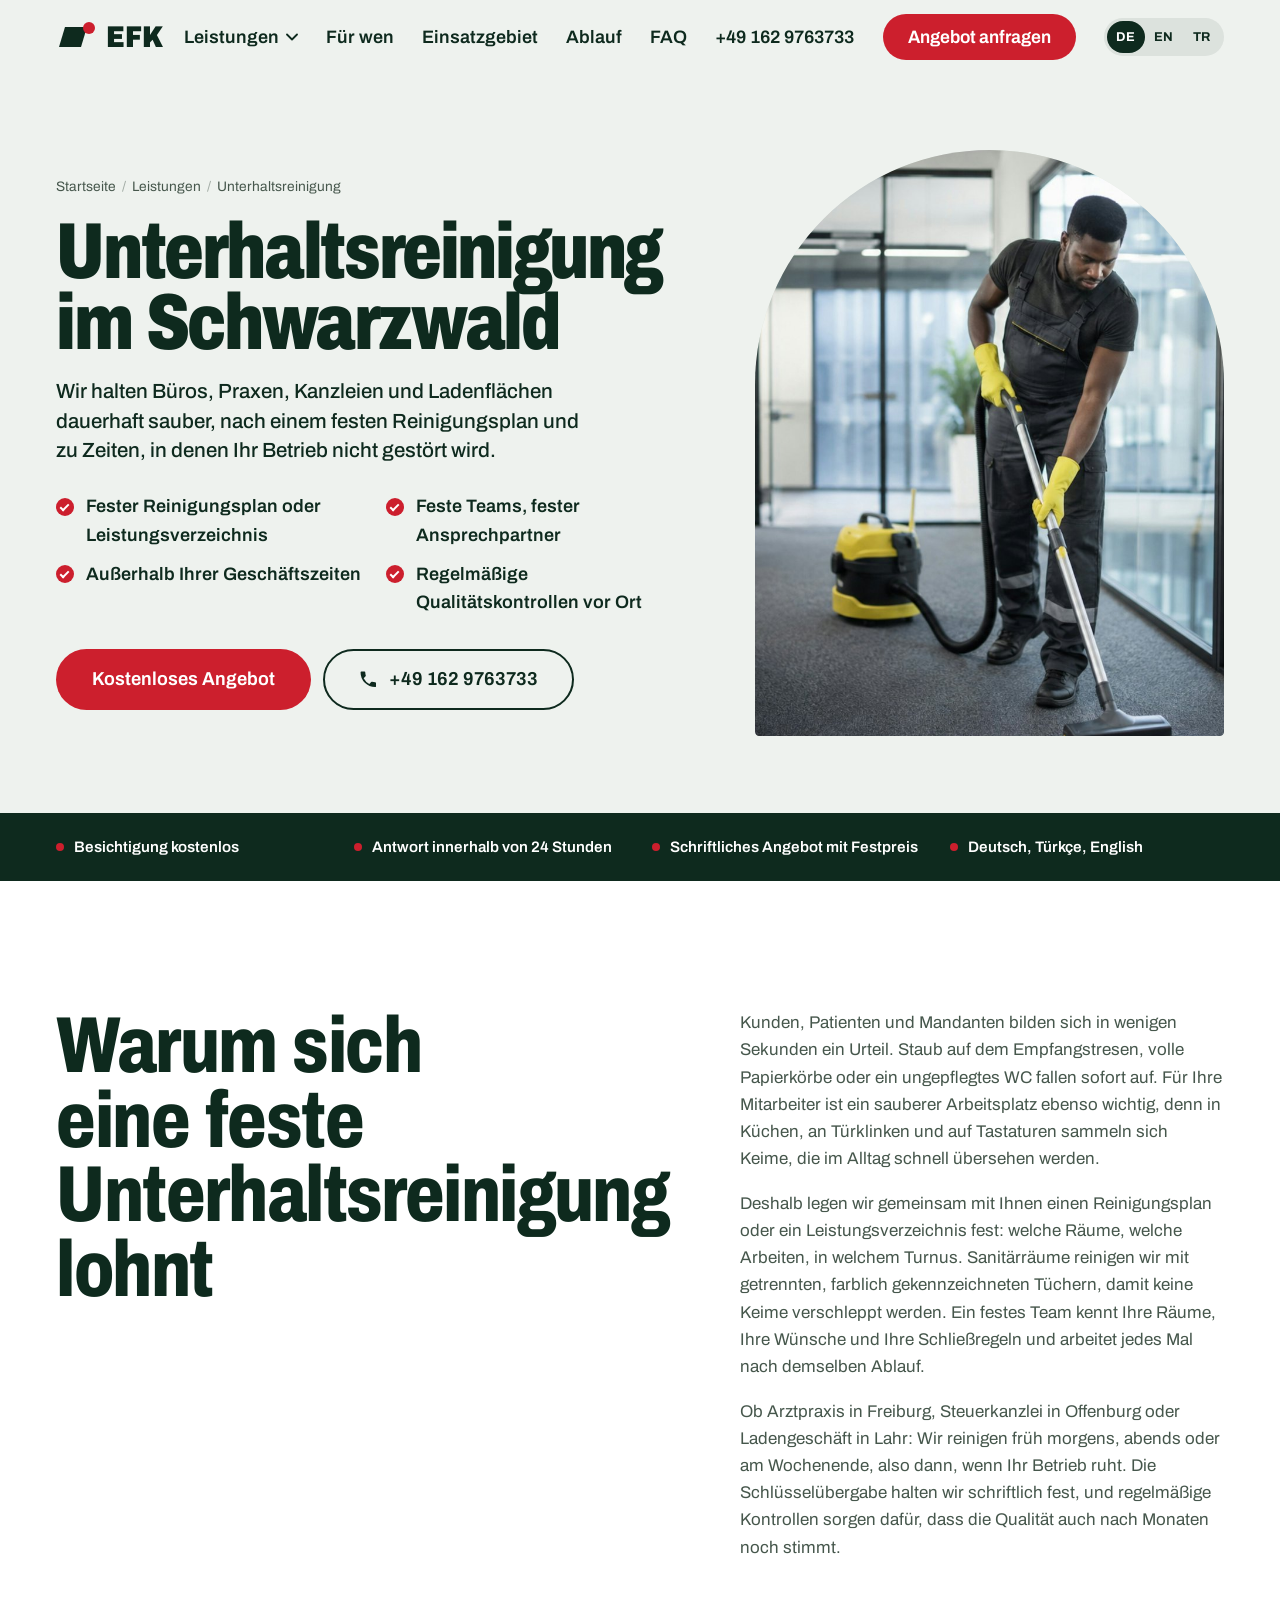
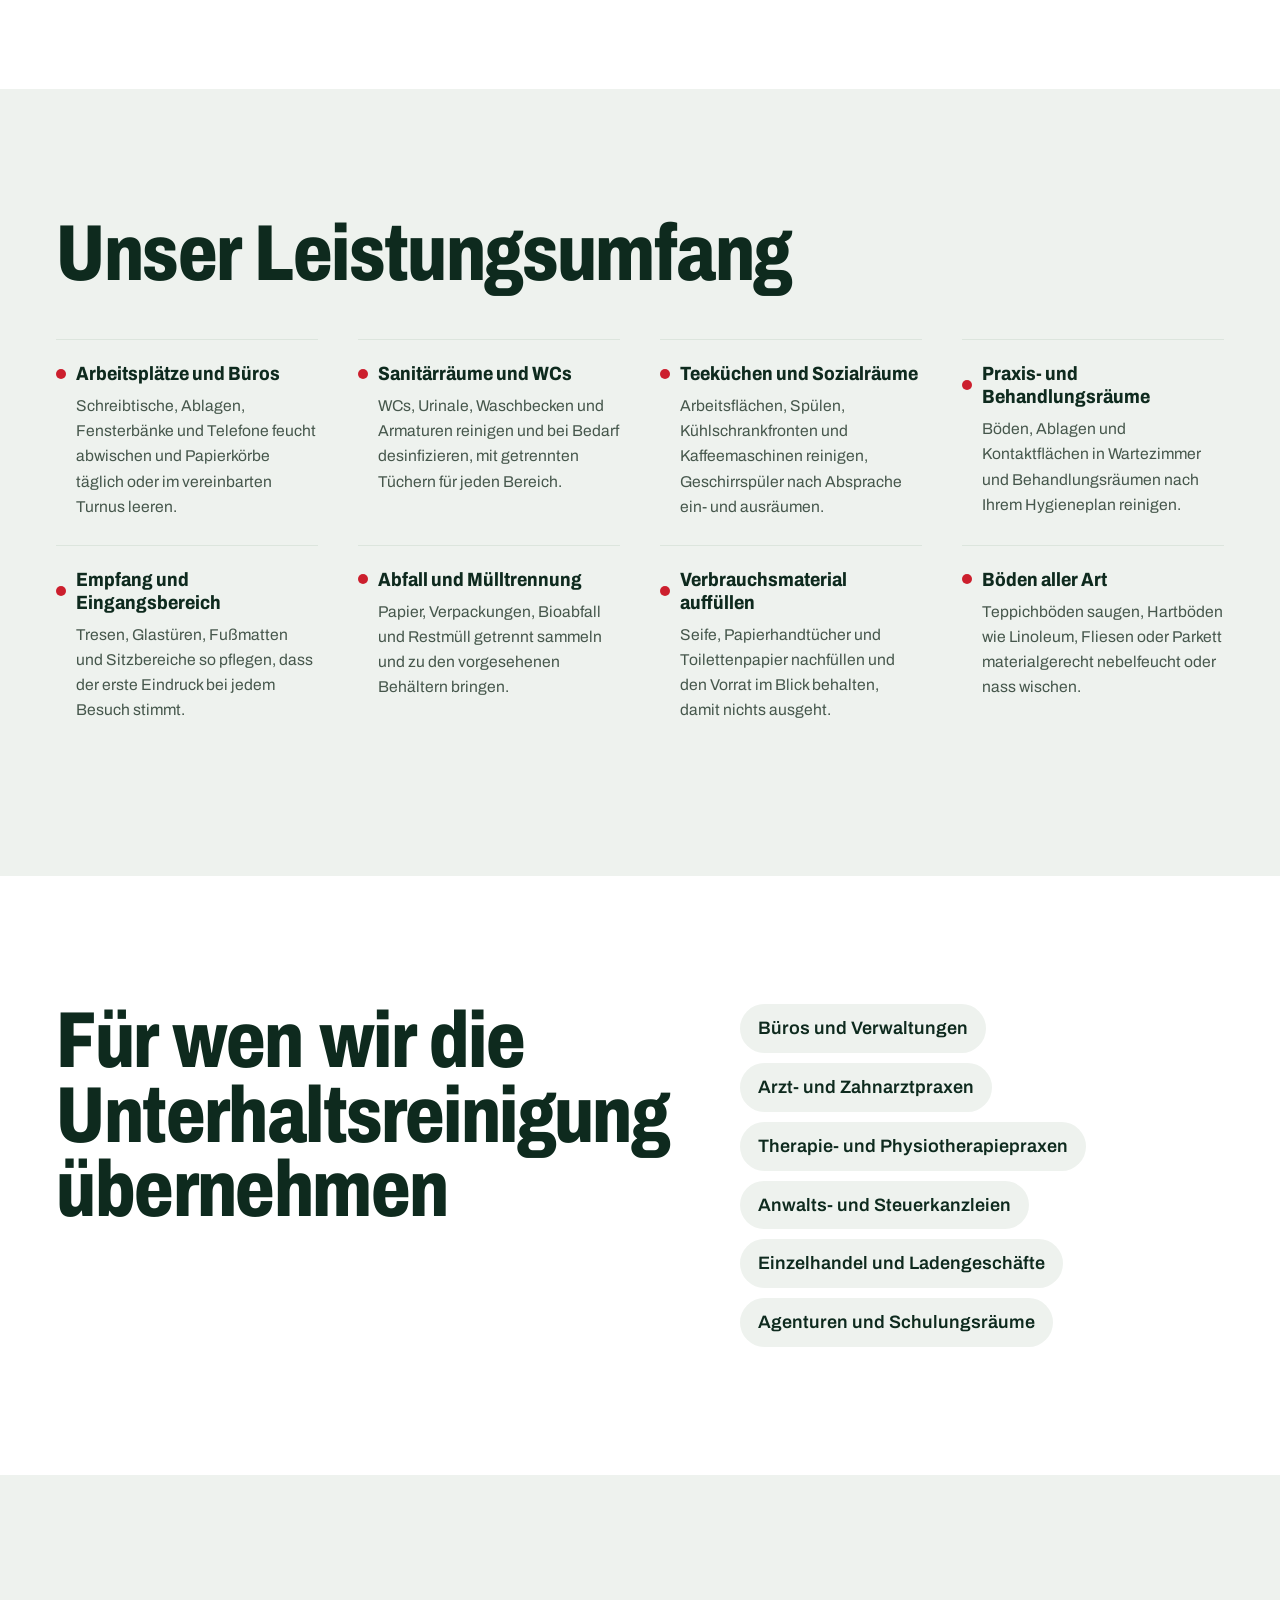
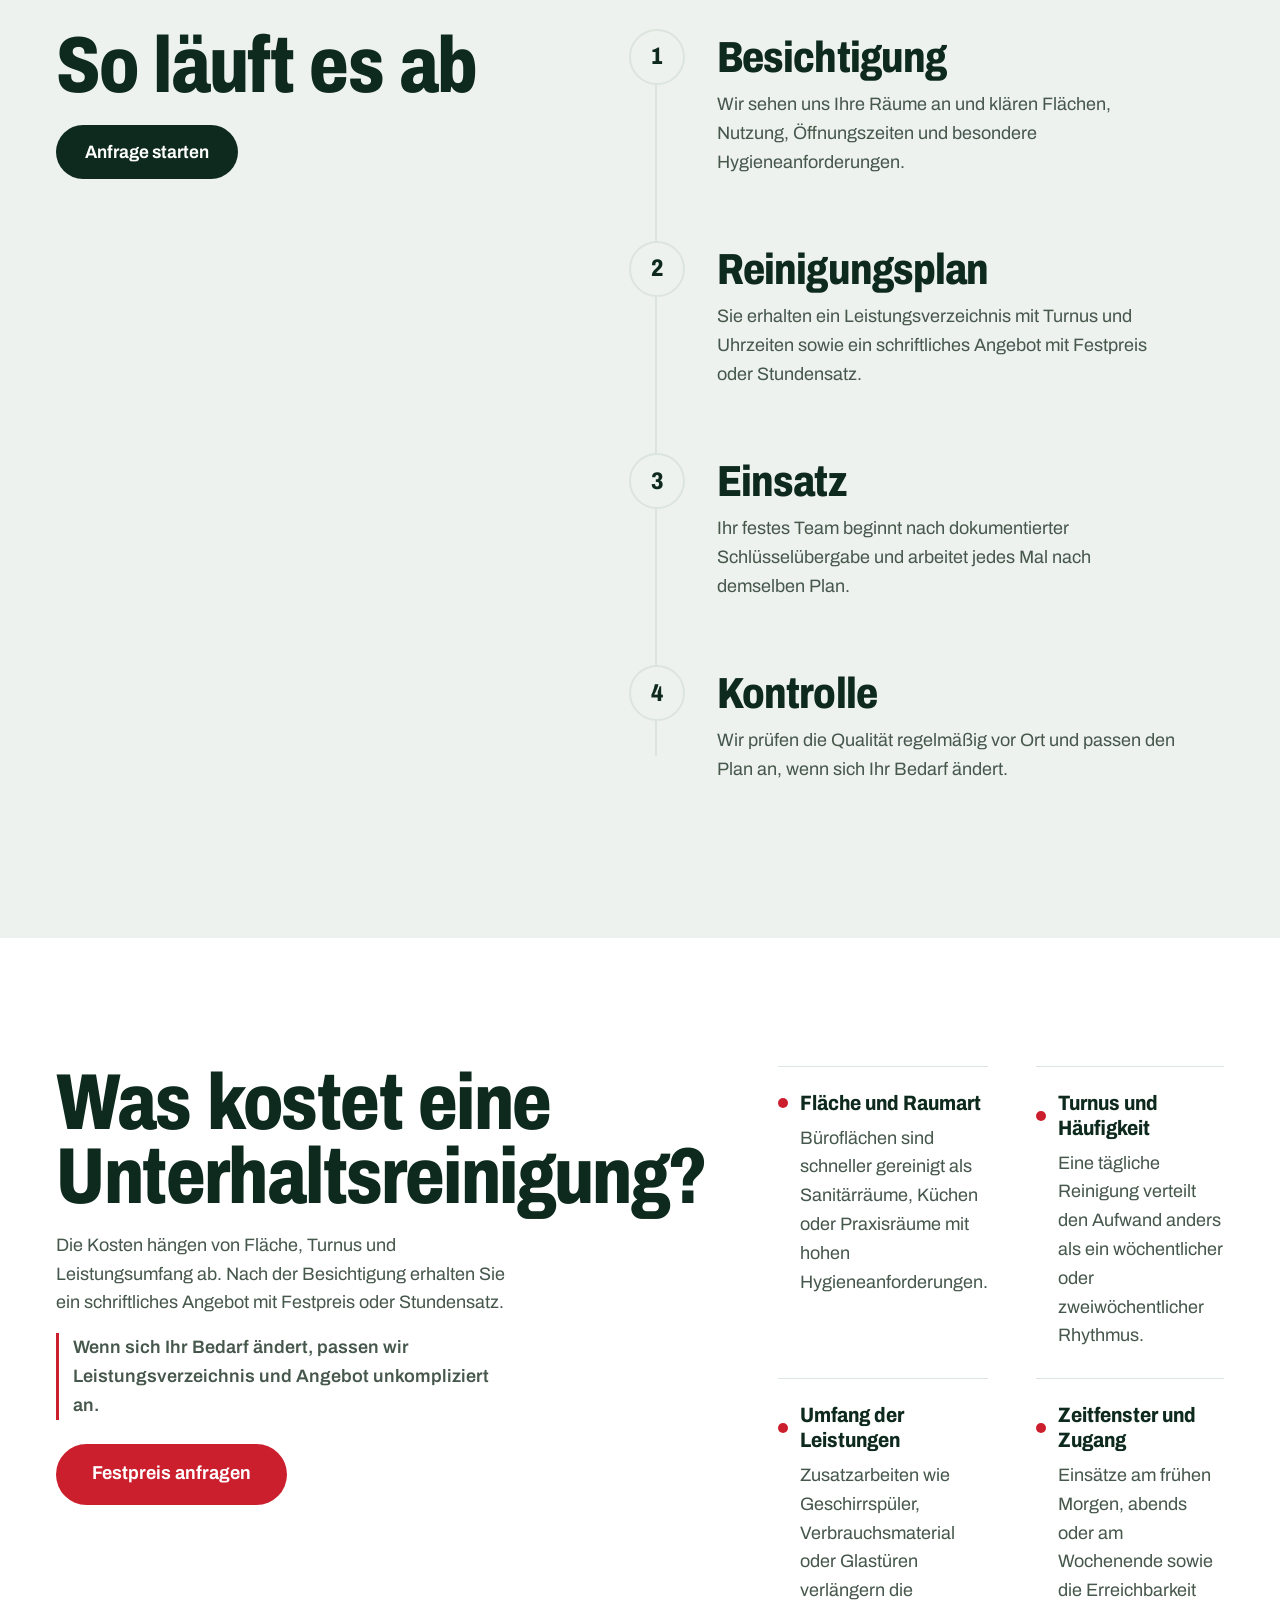
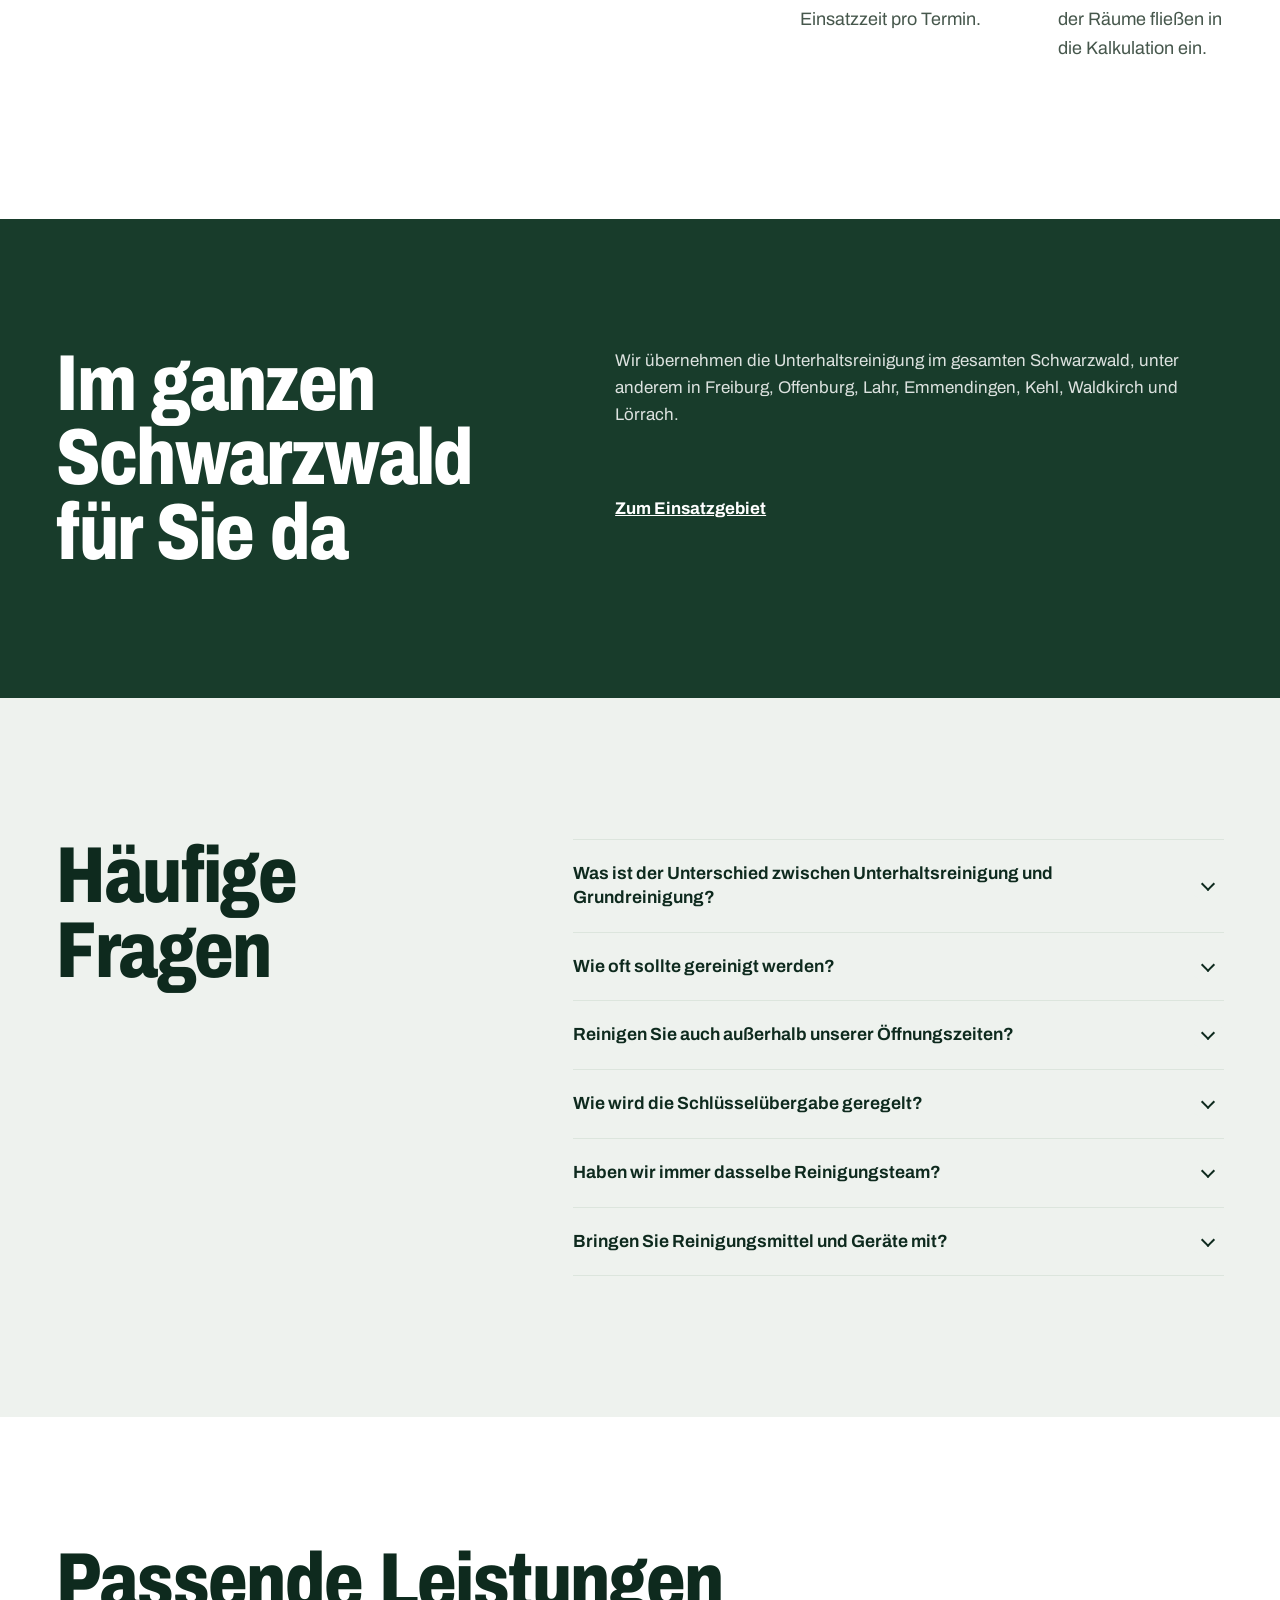
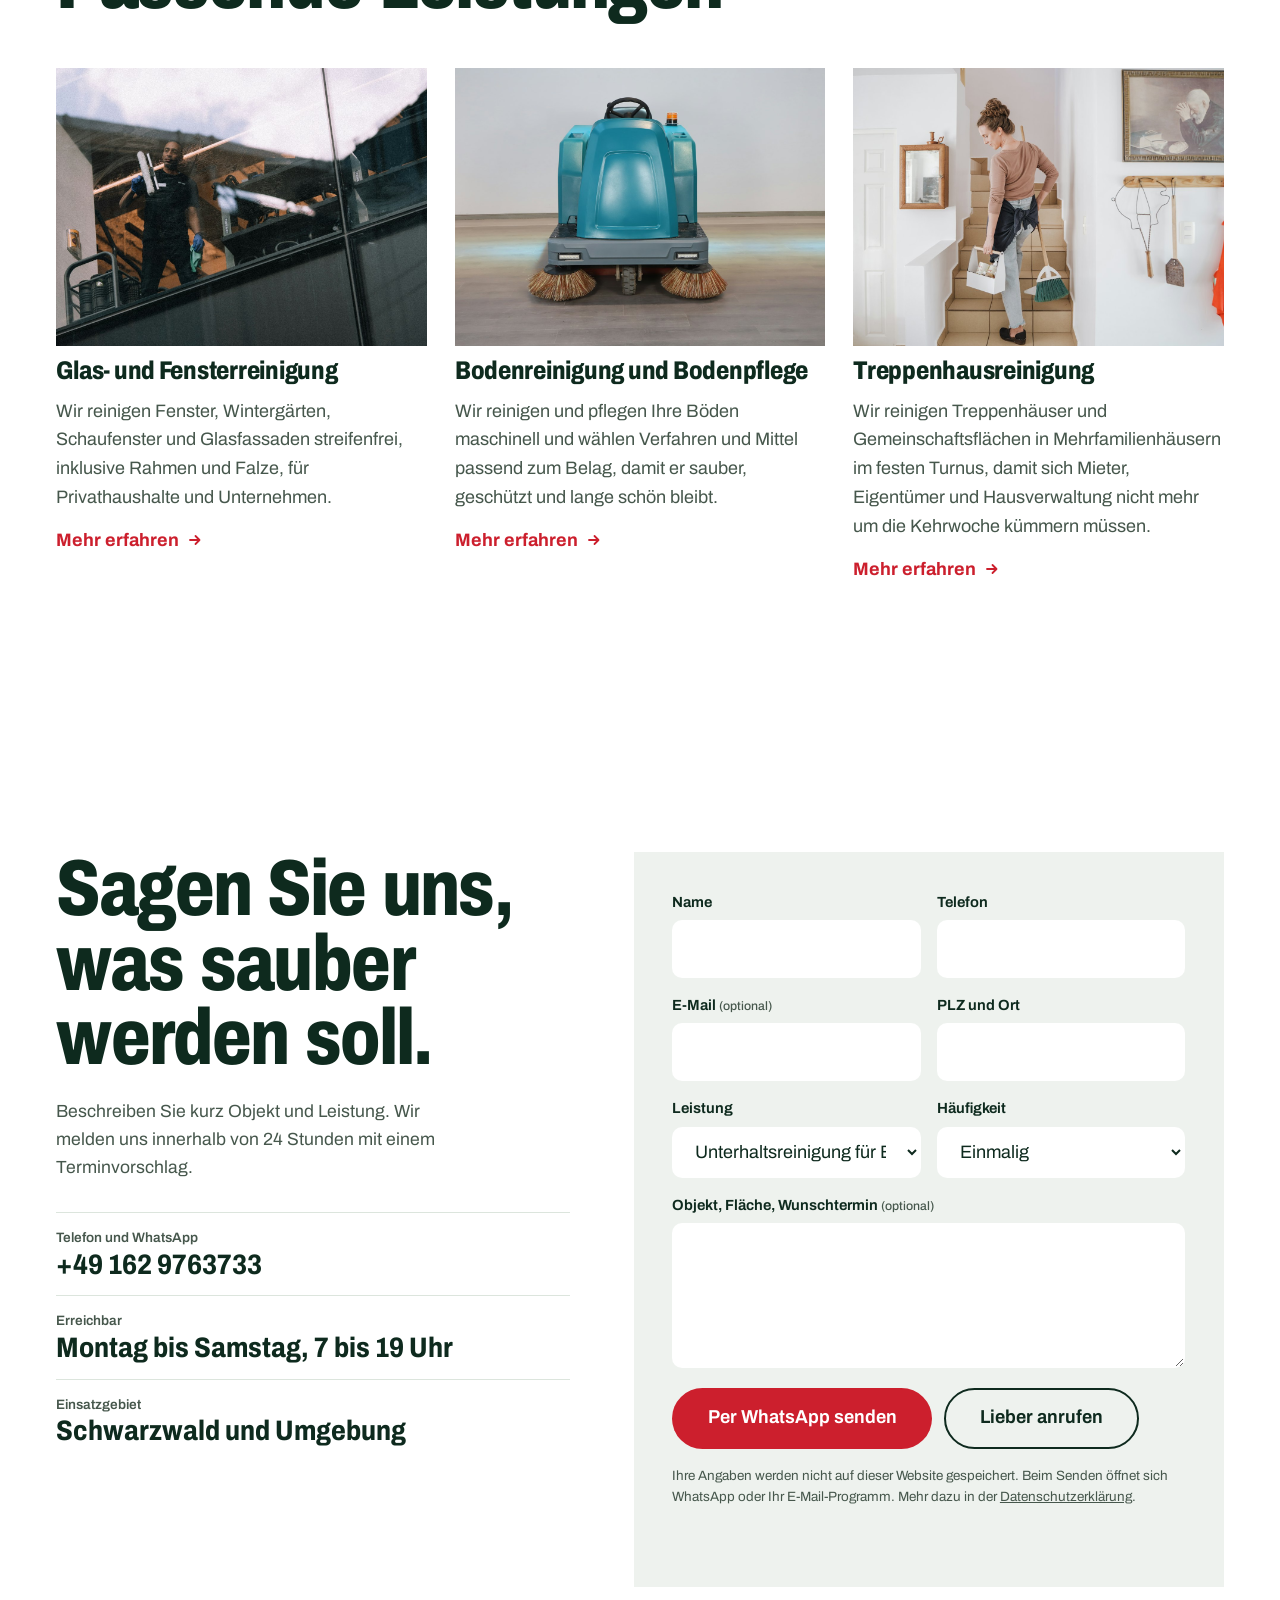
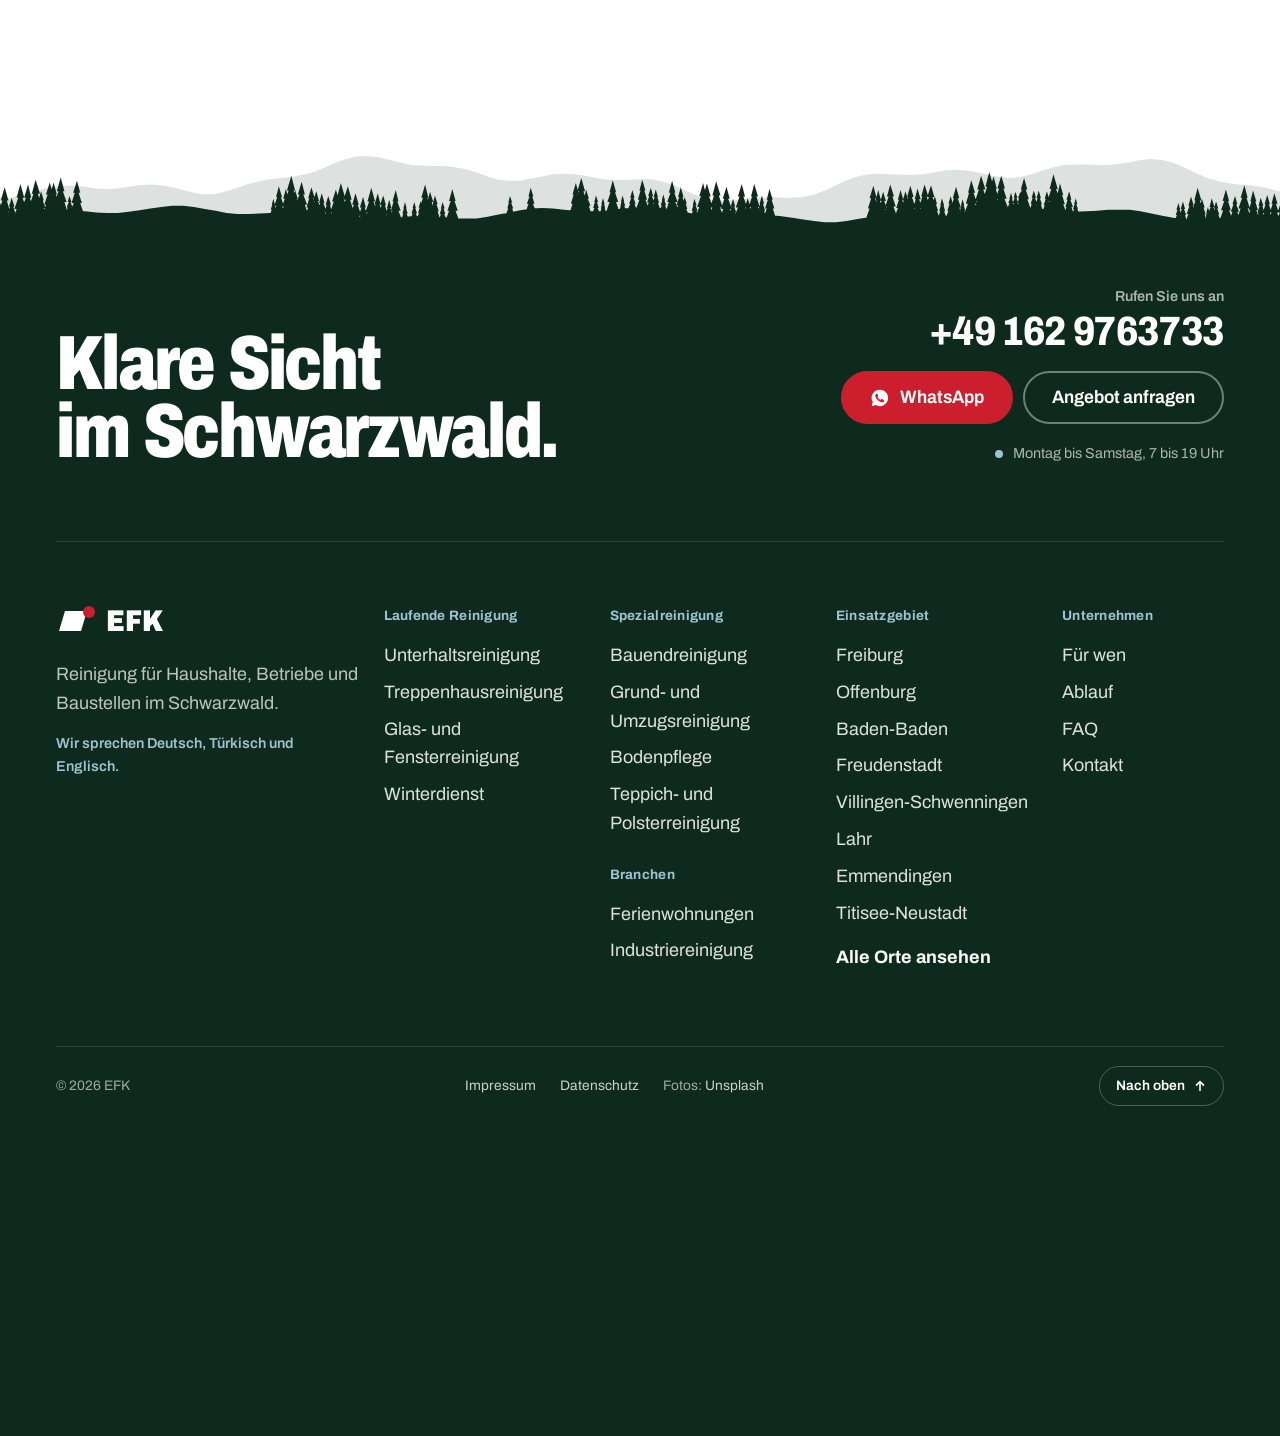
<file: leistungen/unterhaltsreinigung/index.html>
<!doctype html>
<html lang="de" class="no-js">
<head>
  <meta charset="utf-8">
  <meta name="viewport" content="width=device-width, initial-scale=1">
  <title>Unterhaltsreinigung im Schwarzwald | EFK</title>
  <meta name="description" content="Büro- und Praxisreinigung im Schwarzwald nach festem Reinigungsplan: täglich oder wöchentlich, außerhalb Ihrer Geschäftszeiten und mit festem Team.">
  <meta name="theme-color" content="#0E2A1E">
  <meta property="og:type" content="website">
  <meta property="og:locale" content="de_DE">
  <meta property="og:title" content="Unterhaltsreinigung im Schwarzwald | EFK">
  <meta property="og:description" content="Büro- und Praxisreinigung im Schwarzwald nach festem Reinigungsplan: täglich oder wöchentlich, außerhalb Ihrer Geschäftszeiten und mit festem Team.">
  <link rel="canonical" href="https://oeztuerkhamza.github.io/efk-temizlik/leistungen/unterhaltsreinigung/">
  <link rel="icon" href="../../favicon.svg" type="image/svg+xml">
  <link rel="preload" href="../../assets/fonts/archivo-latin.woff2" as="font" type="font/woff2" crossorigin>
  <link rel="stylesheet" href="../../assets/css/style.css">
  <script>
    document.documentElement.className = 'js';
    try {
      var l = new URLSearchParams(location.search).get('lang') || localStorage.getItem('efk-lang');
      if (l === 'en' || l === 'tr') {
        document.documentElement.classList.add('i18n-pending');
        setTimeout(function () { document.documentElement.classList.remove('i18n-pending'); }, 3000);
      }
    } catch (e) {}
  </script>
  <script type="application/ld+json">{"@context":"https://schema.org","@type":"Service","name":"Unterhaltsreinigung","serviceType":"Unterhaltsreinigung","description":"Büro- und Praxisreinigung im Schwarzwald nach festem Reinigungsplan: täglich oder wöchentlich, außerhalb Ihrer Geschäftszeiten und mit festem Team.","url":"https://oeztuerkhamza.github.io/efk-temizlik/leistungen/unterhaltsreinigung/","provider":{"@type":"LocalBusiness","@id":"https://oeztuerkhamza.github.io/efk-temizlik/#business","name":"EFK","telephone":"+49 162 9763733"},"areaServed":{"@type":"Place","name":"Schwarzwald"}}</script>
  <script type="application/ld+json">{"@context":"https://schema.org","@type":"BreadcrumbList","itemListElement":[{"@type":"ListItem","position":1,"name":"Startseite","item":"https://oeztuerkhamza.github.io/efk-temizlik/"},{"@type":"ListItem","position":2,"name":"Leistungen","item":"https://oeztuerkhamza.github.io/efk-temizlik/#leistungen"},{"@type":"ListItem","position":3,"name":"Unterhaltsreinigung","item":"https://oeztuerkhamza.github.io/efk-temizlik/leistungen/unterhaltsreinigung/"}]}</script>
  <script type="application/ld+json">{"@context":"https://schema.org","@type":"FAQPage","mainEntity":[{"@type":"Question","name":"Was ist der Unterschied zwischen Unterhaltsreinigung und Grundreinigung?","acceptedAnswer":{"@type":"Answer","text":"Die Unterhaltsreinigung ist die laufende, regelmäßige Reinigung nach festem Plan. Die Grundreinigung ist eine intensive Reinigung in größeren Abständen, bei der auch hartnäckige Verschmutzungen und alte Pflegefilme entfernt werden."}},{"@type":"Question","name":"Wie oft sollte gereinigt werden?","acceptedAnswer":{"@type":"Answer","text":"Das hängt von Nutzung und Besucherverkehr ab. Sanitärräume und Praxen reinigen wir meist täglich, ruhigere Büroflächen oft zwei- bis dreimal pro Woche."}},{"@type":"Question","name":"Reinigen Sie auch außerhalb unserer Öffnungszeiten?","acceptedAnswer":{"@type":"Answer","text":"Ja. Wir arbeiten früh morgens, abends oder am Wochenende, damit Ihr Betrieb nicht gestört wird."}},{"@type":"Question","name":"Wie wird die Schlüsselübergabe geregelt?","acceptedAnswer":{"@type":"Answer","text":"Die Übergabe von Schlüsseln oder Transpondern dokumentieren wir schriftlich. Nur das zuständige Team hat Zugang, und Sie wissen jederzeit, wer bei Ihnen reinigt."}},{"@type":"Question","name":"Haben wir immer dasselbe Reinigungsteam?","acceptedAnswer":{"@type":"Answer","text":"Ja, wir setzen feste Teams ein. Ihr Team kennt Ihre Räume und Abläufe, und bei Urlaub oder Krankheit übernimmt eine eingewiesene Vertretung."}},{"@type":"Question","name":"Bringen Sie Reinigungsmittel und Geräte mit?","acceptedAnswer":{"@type":"Answer","text":"Ja. Wir arbeiten mit eigenen Geräten und Reinigungsmitteln. Verbrauchsmaterial wie Seife und Papierhandtücher füllen wir nach Absprache nach."}}]}</script>
  <script type="application/json" id="i18n-page">{"en":{"p.name":"Regular office cleaning","p.h1":"Regular office cleaning in the Black Forest","p.lead":"We keep offices, medical practices, law firms and shops clean on an ongoing basis, to a fixed cleaning schedule and at times that do not disrupt your business.","p.introTitle":"Why regular maintenance cleaning pays off","p.scopeTitle":"What we cover","p.forTitle":"Who we provide regular cleaning for","p.priceTitle":"How much does regular office cleaning cost?","p.priceIntro":"The cost depends on floor area, frequency and the scope of work. After the site visit you receive a written quote with a fixed price or hourly rate.","p.priceNote":"If your needs change, we adjust the service specification and the quote without fuss.","p.areaText":"We provide regular office cleaning across the Black Forest, including Freiburg, Offenburg, Lahr, Emmendingen, Kehl, Waldkirch and Lörrach.","p.usp1":"Fixed schedule or service specification","p.usp2":"Regular team, one contact person","p.usp3":"Outside your business hours","p.usp4":"Regular on-site quality checks","p.intro1":"Customers, patients and clients form an opinion within seconds. Dust on the reception desk, overflowing bins or a neglected toilet are noticed straight away. A clean workplace matters just as much to your staff, because germs collect in kitchens, on door handles and on keyboards and are easily overlooked in day-to-day work.","p.intro2":"That is why we agree a cleaning schedule or a written service specification with you: which rooms, which tasks and how often. We clean sanitary areas with separate, colour-coded cloths so that germs are not carried from one area to another. A regular team gets to know your premises, preferences and locking-up rules and works to the same plan every time.","p.intro3":"Whether it is a medical practice in Freiburg, a tax adviser's office in Offenburg or a shop in Lahr, we clean early in the morning, in the evening or at weekends, when your business is closed. We document the key handover in writing, and regular checks make sure the quality is still right months later.","p.scope1t":"Desks and offices","p.scope1d":"Damp-wiping desks, shelves, window sills and telephones and emptying bins daily or at the agreed interval.","p.scope2t":"Toilets and washrooms","p.scope2d":"Cleaning toilets, urinals, basins and taps and disinfecting where needed, with separate cloths for each area.","p.scope3t":"Kitchenettes and staff rooms","p.scope3d":"Cleaning worktops, sinks, fridge fronts and coffee machines, and loading or emptying the dishwasher if agreed.","p.scope4t":"Practice and treatment rooms","p.scope4d":"Cleaning floors, surfaces and touch points in waiting and treatment rooms according to your hygiene plan.","p.scope5t":"Reception and entrance","p.scope5d":"Looking after the desk, glass doors, mats and seating so that every visitor gets the right first impression.","p.scope6t":"Waste and recycling","p.scope6d":"Collecting paper, packaging, organic waste and general waste separately and taking it to the right bins.","p.scope7t":"Restocking consumables","p.scope7d":"Refilling soap, paper towels and toilet paper and keeping an eye on stock so that nothing runs out.","p.scope8t":"All types of flooring","p.scope8d":"Vacuuming carpets and damp or wet mopping hard floors such as linoleum, tiles or parquet, as the material requires.","p.for1":"Offices and administration","p.for2":"Medical and dental practices","p.for3":"Therapy and physiotherapy practices","p.for4":"Law firms and tax advisers","p.for5":"Retail and shops","p.for6":"Agencies and training rooms","p.step1t":"Site visit","p.step1d":"We look at your premises and clarify floor areas, use, opening hours and any special hygiene requirements.","p.step2t":"Cleaning plan","p.step2d":"You receive a service specification with intervals and times, plus a written quote with a fixed price or hourly rate.","p.step3t":"Start","p.step3d":"Your regular team starts after a documented key handover and follows the same plan every time.","p.step4t":"Quality check","p.step4d":"We check the quality on site regularly and adjust the plan when your needs change.","p.price1t":"Area and room type","p.price1d":"Office space is quicker to clean than washrooms, kitchens or practice rooms with strict hygiene requirements.","p.price2t":"Cleaning frequency","p.price2d":"Daily cleaning spreads the work differently from a weekly or fortnightly schedule.","p.price3t":"Scope of services","p.price3d":"Extra tasks such as the dishwasher, consumables or glass doors add time to each visit.","p.price4t":"Time slot and access","p.price4d":"Early morning, evening or weekend visits and how easily the rooms can be reached are factored into the calculation.","p.faq1q":"What is the difference between maintenance cleaning and deep cleaning?","p.faq1a":"Maintenance cleaning is the ongoing, regular cleaning to a fixed schedule. Deep cleaning (Grundreinigung) is an intensive clean at longer intervals that also removes stubborn dirt and old layers of floor polish.","p.faq2q":"How often should cleaning take place?","p.faq2a":"That depends on how the rooms are used and how many visitors you have. We usually clean washrooms and medical practices daily, quieter office areas often two or three times a week.","p.faq3q":"Do you clean outside our opening hours?","p.faq3a":"Yes. We work early in the morning, in the evening or at weekends so that your business is not disrupted.","p.faq4q":"How is the key handover handled?","p.faq4a":"We document the handover of keys or transponders in writing. Only the assigned team has access, and you always know who is cleaning your premises.","p.faq5q":"Will we always have the same cleaning team?","p.faq5a":"Yes, we work with regular teams. Your team knows your rooms and routines, and if someone is on holiday or off sick, a briefed stand-in takes over.","p.faq6q":"Do you bring your own cleaning products and equipment?","p.faq6a":"Yes. We work with our own equipment and products. We refill consumables such as soap and paper towels as agreed.","meta.title":"Regular office cleaning in the Black Forest | EFK","meta.desc":"Office and practice cleaning in the Black Forest to a fixed cleaning schedule: daily or weekly, outside your opening hours and with a regular team.","og.title":"Regular office cleaning in the Black Forest | EFK","og.desc":"Office and practice cleaning in the Black Forest to a fixed cleaning schedule: daily or weekly, outside your opening hours and with a regular team.","p.alt":"Cleaner vacuuming an office with glass walls","lp.crumbs":"Breadcrumb","lp.home":"Home","lp.cta":"Free quote","lp.fact3":"Written fixed-price quote","lp.process":"How it works","lp.priceCta":"Request a fixed price","lp.areaTitle":"Across the whole Black Forest","lp.areaLink":"See our service area","lp.faq":"Frequently asked questions","lp.related":"Related services","lp.more":"Learn more","r1.name":"Window cleaning","r1.lead":"We clean windows, conservatories, shop windows and glass façades without streaks, including frames and rebates, for private households and businesses.","r2.name":"Floor care","r2.lead":"We clean and care for your floors by machine and choose the method and products to suit each material, so the floor stays clean, protected and looking good for longer.","r3.name":"Stairwell cleaning","r3.lead":"We clean stairwells and shared areas in apartment buildings on a fixed rota, so tenants, owners and property managers no longer have to organise the Kehrwoche."},"tr":{"p.name":"Düzenli ofis temizliği","p.h1":"Kara Orman'da düzenli ofis temizliği","p.lead":"Ofisleri, muayenehaneleri, hukuk bürolarını ve mağazaları sabit bir temizlik planıyla, işinizi aksatmayacak saatlerde sürekli temiz tutuyoruz.","p.introTitle":"Düzenli bakım temizliği neden önemli?","p.scopeTitle":"Hizmet kapsamımız","p.forTitle":"Kimler için düzenli temizlik yapıyoruz","p.priceTitle":"Düzenli ofis temizliği ne kadar tutar?","p.priceIntro":"Maliyet; alan, temizlik sıklığı ve hizmet kapsamına göre değişir. Keşiften sonra sabit fiyatlı veya saat ücretli yazılı bir teklif alırsınız.","p.priceNote":"İhtiyacınız değişirse hizmet listesini ve teklifi kolayca uyarlıyoruz.","p.areaText":"Düzenli ofis temizliğini Kara Orman genelinde, aralarında Freiburg, Offenburg, Lahr, Emmendingen, Kehl, Waldkirch ve Lörrach'ın da bulunduğu birçok yerde yapıyoruz.","p.usp1":"Sabit plan veya hizmet listesi","p.usp2":"Sabit ekip, sabit muhatap","p.usp3":"Çalışma saatleriniz dışında","p.usp4":"Yerinde düzenli kalite kontrolü","p.intro1":"Müşteriler, hastalar ve müvekkiller birkaç saniye içinde fikir edinir. Resepsiyon bankosundaki toz, dolmuş çöp kutuları ya da bakımsız bir tuvalet hemen göze çarpar. Temiz bir çalışma ortamı çalışanlarınız için de aynı derecede önemlidir, çünkü mutfaklarda, kapı kollarında ve klavyelerde günlük koşuşturmada kolayca gözden kaçan mikroplar birikir.","p.intro2":"Bu yüzden sizinle birlikte bir temizlik planı veya hizmet listesi (Leistungsverzeichnis) belirliyoruz: hangi odalar, hangi işler, hangi sıklıkta. Mikropların bir alandan diğerine taşınmaması için tuvalet ve lavaboları ayrı, renk kodlu bezlerle temizliyoruz. Sabit bir ekip mekânınızı, isteklerinizi ve kapı kilitleme kurallarınızı tanır ve her seferinde aynı plana göre çalışır.","p.intro3":"Freiburg'da bir muayenehane, Offenburg'da bir mali müşavirlik bürosu ya da Lahr'da bir mağaza olsun, işletmeniz kapalıyken, yani sabah erken saatlerde, akşamları veya hafta sonları temizlik yapıyoruz. Anahtar teslimini yazılı olarak kayıt altına alıyor, düzenli kontrollerle kalitenin aylar sonra da yerinde olmasını sağlıyoruz.","p.scope1t":"Masalar ve ofisler","p.scope1d":"Masaların, rafların, pencere önlerinin ve telefonların nemli silinmesi, çöp kutularının her gün veya kararlaştırılan aralıklarla boşaltılması.","p.scope2t":"Tuvalet ve lavabolar","p.scope2d":"Klozet, pisuvar, lavabo ve armatürlerin temizlenmesi ve gerektiğinde dezenfekte edilmesi; her alan için ayrı bez kullanılır.","p.scope3t":"Mutfak ve dinlenme odaları","p.scope3d":"Tezgâh, evye, buzdolabı kapakları ve kahve makinelerinin temizlenmesi, anlaşmaya göre bulaşık makinesinin doldurulup boşaltılması.","p.scope4t":"Muayene ve tedavi odaları","p.scope4d":"Bekleme ve tedavi odalarındaki zeminlerin, yüzeylerin ve sık dokunulan noktaların hijyen planınıza göre temizlenmesi.","p.scope5t":"Resepsiyon ve giriş","p.scope5d":"Banko, cam kapılar, paspaslar ve oturma alanlarının her ziyaretçide doğru ilk izlenimi bırakacak şekilde bakımı.","p.scope6t":"Atık ve geri dönüşüm","p.scope6d":"Kâğıt, ambalaj, organik atık ve evsel atığın ayrı toplanıp ilgili konteynerlere götürülmesi.","p.scope7t":"Sarf malzemesi takviyesi","p.scope7d":"Sabun, kâğıt havlu ve tuvalet kâğıdının doldurulması, hiçbir şeyin bitmemesi için stokun takip edilmesi.","p.scope8t":"Her tür zemin","p.scope8d":"Halıların süpürülmesi, linolyum, fayans veya parke gibi sert zeminlerin malzemeye uygun şekilde nemli ya da ıslak silinmesi.","p.for1":"Ofisler ve idari birimler","p.for2":"Doktor ve diş hekimi muayenehaneleri","p.for3":"Terapi ve fizyoterapi merkezleri","p.for4":"Avukatlık ve mali müşavirlik büroları","p.for5":"Perakende ve mağazalar","p.for6":"Ajanslar ve eğitim salonları","p.step1t":"Keşif","p.step1d":"Mekânınızı görüyor; alanları, kullanım şeklini, açılış saatlerini ve özel hijyen gereksinimlerini netleştiriyoruz.","p.step2t":"Temizlik planı","p.step2d":"Sıklık ve saatleri içeren bir hizmet listesi ile sabit fiyatlı veya saat ücretli yazılı bir teklif alırsınız.","p.step3t":"Başlangıç","p.step3d":"Sabit ekibiniz, belgelenmiş anahtar tesliminden sonra işe başlar ve her seferinde aynı plana göre çalışır.","p.step4t":"Kontrol","p.step4d":"Kaliteyi düzenli olarak yerinde kontrol ediyor, ihtiyacınız değiştiğinde planı uyarlıyoruz.","p.price1t":"Alan ve oda türü","p.price1d":"Ofis alanları, yüksek hijyen gereksinimi olan tuvalet, mutfak veya muayene odalarından daha hızlı temizlenir.","p.price2t":"Temizlik sıklığı","p.price2d":"Günlük temizlik, iş yükünü haftalık veya iki haftalık bir düzenden farklı dağıtır.","p.price3t":"Hizmet kapsamı","p.price3d":"Bulaşık makinesi, sarf malzemesi veya cam kapılar gibi ek işler her ziyaretteki süreyi uzatır.","p.price4t":"Saat ve erişim","p.price4d":"Sabah erken, akşam veya hafta sonu yapılan işler ve odalara erişim kolaylığı hesaplamaya dahil edilir.","p.faq1q":"Düzenli temizlik ile esaslı temizlik arasındaki fark nedir?","p.faq1a":"Düzenli temizlik (Unterhaltsreinigung), sabit bir plana göre sürekli yapılan temizliktir. Esaslı temizlik (Grundreinigung) ise daha uzun aralıklarla yapılan ve inatçı kirleri ile eski bakım katmanlarını da gideren yoğun bir temizliktir.","p.faq2q":"Ne sıklıkla temizlik yapılmalı?","p.faq2a":"Bu, mekânın kullanımına ve ziyaretçi yoğunluğuna bağlıdır. Tuvaletleri ve muayenehaneleri genellikle her gün, daha sakin ofis alanlarını ise çoğu zaman haftada iki ya da üç kez temizliyoruz.","p.faq3q":"Çalışma saatlerimiz dışında da temizlik yapıyor musunuz?","p.faq3a":"Evet. İşleyişinizi aksatmamak için sabah erken saatlerde, akşamları veya hafta sonları çalışıyoruz.","p.faq4q":"Anahtar teslimi nasıl yapılıyor?","p.faq4a":"Anahtar veya transponder teslimini yazılı olarak belgeliyoruz. Erişim yalnızca sorumlu ekipte olur ve mekânınızı kimin temizlediğini her zaman bilirsiniz.","p.faq5q":"Her zaman aynı ekip mi gelir?","p.faq5a":"Evet, sabit ekiplerle çalışıyoruz. Ekibiniz mekânınızı ve işleyişinizi tanır; izin veya hastalık durumunda bilgilendirilmiş bir yedek görevli devralır.","p.faq6q":"Temizlik malzemelerini ve ekipmanı siz mi getiriyorsunuz?","p.faq6a":"Evet. Kendi ekipmanımız ve temizlik ürünlerimizle çalışıyoruz. Sabun ve kâğıt havlu gibi sarf malzemelerini anlaşmaya göre dolduruyoruz.","meta.title":"Kara Orman'da düzenli ofis temizliği | EFK","meta.desc":"Kara Orman'da sabit temizlik planıyla ofis ve muayenehane temizliği: günlük veya haftalık, çalışma saatleriniz dışında ve sabit ekiple.","og.title":"Kara Orman'da düzenli ofis temizliği | EFK","og.desc":"Kara Orman'da sabit temizlik planıyla ofis ve muayenehane temizliği: günlük veya haftalık, çalışma saatleriniz dışında ve sabit ekiple.","p.alt":"Cam bölmeli bir ofisi süpüren temizlik görevlisi","lp.crumbs":"Sayfa konumu","lp.home":"Ana sayfa","lp.cta":"Ücretsiz teklif","lp.fact3":"Yazılı sabit fiyat teklifi","lp.process":"Süreç nasıl işler","lp.priceCta":"Sabit fiyat isteyin","lp.areaTitle":"Tüm Kara Orman'da yanınızdayız","lp.areaLink":"Hizmet bölgesine bakın","lp.faq":"Sık sorulan sorular","lp.related":"İlgili hizmetler","lp.more":"Daha fazla bilgi","r1.name":"Cam temizliği","r1.lead":"Pencereleri, kış bahçelerini, vitrinleri ve cam cepheleri çerçeve ve kasa olukları dahil iz bırakmadan temizliyoruz; hem evler hem işletmeler için.","r2.name":"Zemin bakımı","r2.lead":"Zeminlerinizi makineyle temizler ve bakımını yaparız. Yöntemi ve ürünü her zemin türüne göre seçeriz; böylece zemin temiz, korunaklı ve uzun süre güzel kalır.","r3.name":"Merdiven temizliği","r3.lead":"Apartmanlardaki merdiven boşluklarını ve ortak alanları sabit bir planla temizliyoruz; böylece kiracılar, ev sahipleri ve bina yönetimi (Hausverwaltung) Kehrwoche ile uğraşmak zorunda kalmaz."}}</script>
</head>
<body class="page-lp" data-root="../../" data-service-index="2">
  <a class="skip" href="#inhalt" data-i18n="skip">Zum Inhalt springen</a>

  <header class="site-header" id="top">
    <a class="brand" href="../../" aria-label="EFK, zur Startseite" data-i18n-attr="aria-label:aria.home">
      <svg class="brand-mark" viewBox="0 0 40 32" aria-hidden="true">
        <path d="M9 6h22l-6 20H3z" fill="currentColor"/>
        <circle cx="33" cy="7" r="6" fill="#CC1F2D"/>
      </svg>
      <span class="brand-name">EFK</span>
    </a>

    <nav class="nav" id="nav" aria-label="Hauptmenü" data-i18n-attr="aria-label:aria.menu">
      <ul class="nav-list">
        <li class="has-mega">
          <button class="nav-trigger" type="button" aria-expanded="false" aria-controls="mega"><span data-i18n="nav.services">Leistungen</span><svg viewBox="0 0 12 8" aria-hidden="true"><path d="M1 1.5l5 5 5-5" fill="none" stroke="currentColor" stroke-width="1.8" stroke-linecap="round" stroke-linejoin="round"/></svg></button>
          <div class="mega" id="mega">
            <div class="mega-col">
              <p class="mega-title" data-i18n="mega.laufend">Laufende Reinigung</p>
              <ul>
                <li><a href="../../leistungen/unterhaltsreinigung/" data-i18n="svc.unterhaltsreinigung">Unterhaltsreinigung</a></li>
                <li><a href="../../leistungen/treppenhausreinigung/" data-i18n="svc.treppenhausreinigung">Treppenhausreinigung</a></li>
                <li><a href="../../leistungen/glasreinigung/" data-i18n="svc.glasreinigung">Glas- und Fensterreinigung</a></li>
                <li><a href="../../leistungen/winterdienst/" data-i18n="svc.winterdienst">Winterdienst</a></li>
              </ul>
            </div>
            <div class="mega-col">
              <p class="mega-title" data-i18n="mega.spezial">Spezialreinigung</p>
              <ul>
                <li><a href="../../leistungen/bauendreinigung/" data-i18n="svc.bauendreinigung">Bauendreinigung</a></li>
                <li><a href="../../leistungen/grundreinigung/" data-i18n="svc.grundreinigung">Grund- und Umzugsreinigung</a></li>
                <li><a href="../../leistungen/bodenpflege/" data-i18n="svc.bodenpflege">Bodenpflege</a></li>
                <li><a href="../../leistungen/polsterreinigung/" data-i18n="svc.polsterreinigung">Teppich- und Polsterreinigung</a></li>
              </ul>
            </div>
            <div class="mega-col">
              <p class="mega-title" data-i18n="mega.branchen">Branchen</p>
              <ul>
                <li><a href="../../leistungen/ferienwohnungen/" data-i18n="svc.ferienwohnungen">Ferienwohnungen</a></li>
                <li><a href="../../leistungen/industriereinigung/" data-i18n="svc.industriereinigung">Industriereinigung</a></li>
              </ul>
            </div>
            <div class="mega-col mega-help">
              <p data-i18n="mega.help">Nicht sicher, welche Leistung passt? Rufen Sie an, wir beraten Sie gern.</p>
              <a class="mega-phone" href="tel:+491629763733">+49 162 9763733</a>
            </div>
          </div>
        </li>
        <li><a href="../../#fuer-wen" data-i18n="nav.clients">Für wen</a></li>
        <li><a href="../../#gebiet" data-i18n="nav.area">Einsatzgebiet</a></li>
        <li><a href="../../#ablauf" data-i18n="nav.process">Ablauf</a></li>
        <li><a href="../../#faq" data-i18n="nav.faq">FAQ</a></li>
        <li class="nav-phone"><a href="tel:+491629763733">+49 162 9763733</a></li>
        <li class="nav-cta"><a class="btn btn--red" href="#kontakt"><span data-i18n="nav.quote">Angebot anfragen</span></a></li>
      </ul>
    </nav>

    <div class="lang" role="group" aria-label="Sprache / Language / Dil">
      <button type="button" data-lang="de" aria-pressed="true" lang="de" title="Deutsch">DE</button>
      <button type="button" data-lang="en" aria-pressed="false" lang="en" title="English">EN</button>
      <button type="button" data-lang="tr" aria-pressed="false" lang="tr" title="Türkçe">TR</button>
    </div>

    <button class="menu-btn" type="button" aria-expanded="false" aria-controls="nav">
      <span data-i18n="menu">Menü</span>
      <span class="menu-btn-bars" aria-hidden="true"><i></i><i></i></span>
    </button>
  </header>

  <main id="inhalt">
    <section class="lp-hero" aria-labelledby="lp-title">
      <div class="wrap lp-hero-grid">
        <div class="lp-hero-copy">
          <nav class="crumbs" aria-label="Brotkrumen-Navigation" data-i18n-attr="aria-label:lp.crumbs">
            <ol>
              <li><a href="../../" data-i18n="lp.home">Startseite</a></li>
              <li><a href="../../#leistungen" data-i18n="nav.services">Leistungen</a></li>
              <li aria-current="page" data-i18n="p.name">Unterhaltsreinigung</li>
            </ol>
          </nav>
          <h1 id="lp-title" data-i18n="p.h1">Unterhaltsreinigung im Schwarzwald</h1>
          <p class="lp-lead" data-i18n="p.lead">Wir halten Büros, Praxen, Kanzleien und Ladenflächen dauerhaft sauber, nach einem festen Reinigungsplan und zu Zeiten, in denen Ihr Betrieb nicht gestört wird.</p>
          <ul class="checks lp-usps">
            <li data-i18n="p.usp1">Fester Reinigungsplan oder Leistungsverzeichnis</li>
            <li data-i18n="p.usp2">Feste Teams, fester Ansprechpartner</li>
            <li data-i18n="p.usp3">Außerhalb Ihrer Geschäftszeiten</li>
            <li data-i18n="p.usp4">Regelmäßige Qualitätskontrollen vor Ort</li>
          </ul>
          <div class="hero-actions">
            <a class="btn btn--red btn--lg" href="#kontakt"><span data-i18n="lp.cta">Kostenloses Angebot</span></a>
            <a class="btn btn--ghost btn--lg" href="tel:+491629763733"><span><svg class="ico" viewBox="0 0 24 24" aria-hidden="true"><path d="M6.6 10.8a15.1 15.1 0 0 0 6.6 6.6l2.2-2.2a1 1 0 0 1 1-.25 11.4 11.4 0 0 0 3.6.57 1 1 0 0 1 1 1V20a1 1 0 0 1-1 1A17 17 0 0 1 3 4a1 1 0 0 1 1-1h3.5a1 1 0 0 1 1 1c0 1.25.2 2.45.57 3.6a1 1 0 0 1-.25 1z" fill="currentColor"/></svg>+49 162 9763733</span></a>
          </div>
        </div>
        <figure class="lp-hero-img"><img src="../../assets/img/ofis.jpg" width="1400" height="1120" alt="Reinigungskraft saugt ein Büro mit Glaswänden" data-i18n-attr="alt:p.alt" fetchpriority="high" decoding="async"></figure>
      </div>
    </section>

    <div class="lp-facts">
      <ul class="wrap">
        <li data-i18n="hero.fact1">Besichtigung kostenlos</li>
        <li data-i18n="hero.fact2">Antwort innerhalb von 24 Stunden</li>
        <li data-i18n="lp.fact3">Schriftliches Angebot mit Festpreis</li>
        <li>Deutsch, Türkçe, English</li>
      </ul>
    </div>

    <section class="lp-section lp-white" aria-labelledby="lp-intro">
      <div class="wrap lp-2col">
        <h2 class="h2" id="lp-intro" data-i18n="p.introTitle">Warum sich eine feste Unterhaltsreinigung lohnt</h2>
        <div class="lp-prose">
          <p data-i18n="p.intro1">Kunden, Patienten und Mandanten bilden sich in wenigen Sekunden ein Urteil. Staub auf dem Empfangstresen, volle Papierkörbe oder ein ungepflegtes WC fallen sofort auf. Für Ihre Mitarbeiter ist ein sauberer Arbeitsplatz ebenso wichtig, denn in Küchen, an Türklinken und auf Tastaturen sammeln sich Keime, die im Alltag schnell übersehen werden.</p>
          <p data-i18n="p.intro2">Deshalb legen wir gemeinsam mit Ihnen einen Reinigungsplan oder ein Leistungsverzeichnis fest: welche Räume, welche Arbeiten, in welchem Turnus. Sanitärräume reinigen wir mit getrennten, farblich gekennzeichneten Tüchern, damit keine Keime verschleppt werden. Ein festes Team kennt Ihre Räume, Ihre Wünsche und Ihre Schließregeln und arbeitet jedes Mal nach demselben Ablauf.</p>
          <p data-i18n="p.intro3">Ob Arztpraxis in Freiburg, Steuerkanzlei in Offenburg oder Ladengeschäft in Lahr: Wir reinigen früh morgens, abends oder am Wochenende, also dann, wenn Ihr Betrieb ruht. Die Schlüsselübergabe halten wir schriftlich fest, und regelmäßige Kontrollen sorgen dafür, dass die Qualität auch nach Monaten noch stimmt.</p>
        </div>
      </div>
    </section>

    <section class="lp-section" aria-labelledby="lp-scope">
      <div class="wrap">
        <div class="scope-head"><h2 class="h2" id="lp-scope" data-i18n="p.scopeTitle">Unser Leistungsumfang</h2></div>
        <ul class="scope-grid">
          <li><h3 data-i18n="p.scope1t">Arbeitsplätze und Büros</h3><p data-i18n="p.scope1d">Schreibtische, Ablagen, Fensterbänke und Telefone feucht abwischen und Papierkörbe täglich oder im vereinbarten Turnus leeren.</p></li>
          <li><h3 data-i18n="p.scope2t">Sanitärräume und WCs</h3><p data-i18n="p.scope2d">WCs, Urinale, Waschbecken und Armaturen reinigen und bei Bedarf desinfizieren, mit getrennten Tüchern für jeden Bereich.</p></li>
          <li><h3 data-i18n="p.scope3t">Teeküchen und Sozialräume</h3><p data-i18n="p.scope3d">Arbeitsflächen, Spülen, Kühlschrankfronten und Kaffeemaschinen reinigen, Geschirrspüler nach Absprache ein- und ausräumen.</p></li>
          <li><h3 data-i18n="p.scope4t">Praxis- und Behandlungsräume</h3><p data-i18n="p.scope4d">Böden, Ablagen und Kontaktflächen in Wartezimmer und Behandlungsräumen nach Ihrem Hygieneplan reinigen.</p></li>
          <li><h3 data-i18n="p.scope5t">Empfang und Eingangsbereich</h3><p data-i18n="p.scope5d">Tresen, Glastüren, Fußmatten und Sitzbereiche so pflegen, dass der erste Eindruck bei jedem Besuch stimmt.</p></li>
          <li><h3 data-i18n="p.scope6t">Abfall und Mülltrennung</h3><p data-i18n="p.scope6d">Papier, Verpackungen, Bioabfall und Restmüll getrennt sammeln und zu den vorgesehenen Behältern bringen.</p></li>
          <li><h3 data-i18n="p.scope7t">Verbrauchsmaterial auffüllen</h3><p data-i18n="p.scope7d">Seife, Papierhandtücher und Toilettenpapier nachfüllen und den Vorrat im Blick behalten, damit nichts ausgeht.</p></li>
          <li><h3 data-i18n="p.scope8t">Böden aller Art</h3><p data-i18n="p.scope8d">Teppichböden saugen, Hartböden wie Linoleum, Fliesen oder Parkett materialgerecht nebelfeucht oder nass wischen.</p></li>
        </ul>
      </div>
    </section>

    <section class="lp-section lp-white" aria-labelledby="lp-for">
      <div class="wrap lp-2col">
        <h2 class="h2" id="lp-for" data-i18n="p.forTitle">Für wen wir die Unterhaltsreinigung übernehmen</h2>
        <ul class="pill-list">
          <li data-i18n="p.for1">Büros und Verwaltungen</li>
          <li data-i18n="p.for2">Arzt- und Zahnarztpraxen</li>
          <li data-i18n="p.for3">Therapie- und Physiotherapiepraxen</li>
          <li data-i18n="p.for4">Anwalts- und Steuerkanzleien</li>
          <li data-i18n="p.for5">Einzelhandel und Ladengeschäfte</li>
          <li data-i18n="p.for6">Agenturen und Schulungsräume</li>
        </ul>
      </div>
    </section>

    <section class="process" aria-labelledby="lp-process">
      <div class="wrap process-grid">
        <div class="process-head">
          <h2 class="h2" id="lp-process" data-i18n="lp.process">So läuft es ab</h2>
          <a class="btn btn--dark" href="#kontakt"><span data-i18n="process.cta">Anfrage starten</span></a>
        </div>
        <ol class="steps">
          <li class="step"><span class="step-n">1</span><h3 data-i18n="p.step1t">Besichtigung</h3><p data-i18n="p.step1d">Wir sehen uns Ihre Räume an und klären Flächen, Nutzung, Öffnungszeiten und besondere Hygieneanforderungen.</p></li>
          <li class="step"><span class="step-n">2</span><h3 data-i18n="p.step2t">Reinigungsplan</h3><p data-i18n="p.step2d">Sie erhalten ein Leistungsverzeichnis mit Turnus und Uhrzeiten sowie ein schriftliches Angebot mit Festpreis oder Stundensatz.</p></li>
          <li class="step"><span class="step-n">3</span><h3 data-i18n="p.step3t">Einsatz</h3><p data-i18n="p.step3d">Ihr festes Team beginnt nach dokumentierter Schlüsselübergabe und arbeitet jedes Mal nach demselben Plan.</p></li>
          <li class="step"><span class="step-n">4</span><h3 data-i18n="p.step4t">Kontrolle</h3><p data-i18n="p.step4d">Wir prüfen die Qualität regelmäßig vor Ort und passen den Plan an, wenn sich Ihr Bedarf ändert.</p></li>
        </ol>
      </div>
    </section>

    <section class="lp-section lp-white lp-price" aria-labelledby="lp-price">
      <div class="wrap lp-2col">
        <div class="lp-price-copy">
          <h2 class="h2" id="lp-price" data-i18n="p.priceTitle">Was kostet eine Unterhaltsreinigung?</h2>
          <p data-i18n="p.priceIntro">Die Kosten hängen von Fläche, Turnus und Leistungsumfang ab. Nach der Besichtigung erhalten Sie ein schriftliches Angebot mit Festpreis oder Stundensatz.</p>
          <p class="price-note" data-i18n="p.priceNote">Wenn sich Ihr Bedarf ändert, passen wir Leistungsverzeichnis und Angebot unkompliziert an.</p>
          <a class="btn btn--red btn--lg" href="#kontakt"><span data-i18n="lp.priceCta">Festpreis anfragen</span></a>
        </div>
        <dl class="promises">
          <div><dt data-i18n="p.price1t">Fläche und Raumart</dt><dd data-i18n="p.price1d">Büroflächen sind schneller gereinigt als Sanitärräume, Küchen oder Praxisräume mit hohen Hygieneanforderungen.</dd></div>
          <div><dt data-i18n="p.price2t">Turnus und Häufigkeit</dt><dd data-i18n="p.price2d">Eine tägliche Reinigung verteilt den Aufwand anders als ein wöchentlicher oder zweiwöchentlicher Rhythmus.</dd></div>
          <div><dt data-i18n="p.price3t">Umfang der Leistungen</dt><dd data-i18n="p.price3d">Zusatzarbeiten wie Geschirrspüler, Verbrauchsmaterial oder Glastüren verlängern die Einsatzzeit pro Termin.</dd></div>
          <div><dt data-i18n="p.price4t">Zeitfenster und Zugang</dt><dd data-i18n="p.price4d">Einsätze am frühen Morgen, abends oder am Wochenende sowie die Erreichbarkeit der Räume fließen in die Kalkulation ein.</dd></div>
        </dl>
      </div>
    </section>

    <section class="lp-section lp-area" aria-labelledby="lp-area">
      <div class="wrap lp-2col">
        <h2 class="h2" id="lp-area" data-i18n="lp.areaTitle">Im ganzen Schwarzwald für Sie da</h2>
        <div class="lp-prose">
          <p data-i18n="p.areaText">Wir übernehmen die Unterhaltsreinigung im gesamten Schwarzwald, unter anderem in Freiburg, Offenburg, Lahr, Emmendingen, Kehl, Waldkirch und Lörrach.</p>
          <p><a href="../../#gebiet" data-i18n="lp.areaLink">Zum Einsatzgebiet</a></p>
        </div>
      </div>
    </section>

    <section class="faq lp-faq" id="faq" aria-labelledby="lp-faq">
      <div class="wrap faq-grid">
        <h2 class="h2" id="lp-faq" data-i18n="lp.faq">Häufige Fragen</h2>
        <div class="faq-list">
          <details><summary data-i18n="p.faq1q">Was ist der Unterschied zwischen Unterhaltsreinigung und Grundreinigung?</summary><p data-i18n="p.faq1a">Die Unterhaltsreinigung ist die laufende, regelmäßige Reinigung nach festem Plan. Die Grundreinigung ist eine intensive Reinigung in größeren Abständen, bei der auch hartnäckige Verschmutzungen und alte Pflegefilme entfernt werden.</p></details>
          <details><summary data-i18n="p.faq2q">Wie oft sollte gereinigt werden?</summary><p data-i18n="p.faq2a">Das hängt von Nutzung und Besucherverkehr ab. Sanitärräume und Praxen reinigen wir meist täglich, ruhigere Büroflächen oft zwei- bis dreimal pro Woche.</p></details>
          <details><summary data-i18n="p.faq3q">Reinigen Sie auch außerhalb unserer Öffnungszeiten?</summary><p data-i18n="p.faq3a">Ja. Wir arbeiten früh morgens, abends oder am Wochenende, damit Ihr Betrieb nicht gestört wird.</p></details>
          <details><summary data-i18n="p.faq4q">Wie wird die Schlüsselübergabe geregelt?</summary><p data-i18n="p.faq4a">Die Übergabe von Schlüsseln oder Transpondern dokumentieren wir schriftlich. Nur das zuständige Team hat Zugang, und Sie wissen jederzeit, wer bei Ihnen reinigt.</p></details>
          <details><summary data-i18n="p.faq5q">Haben wir immer dasselbe Reinigungsteam?</summary><p data-i18n="p.faq5a">Ja, wir setzen feste Teams ein. Ihr Team kennt Ihre Räume und Abläufe, und bei Urlaub oder Krankheit übernimmt eine eingewiesene Vertretung.</p></details>
          <details><summary data-i18n="p.faq6q">Bringen Sie Reinigungsmittel und Geräte mit?</summary><p data-i18n="p.faq6a">Ja. Wir arbeiten mit eigenen Geräten und Reinigungsmitteln. Verbrauchsmaterial wie Seife und Papierhandtücher füllen wir nach Absprache nach.</p></details>
        </div>
      </div>
    </section>

    <section class="lp-section lp-white lp-related" aria-labelledby="lp-related">
      <div class="wrap">
        <h2 class="h2" id="lp-related" data-i18n="lp.related">Passende Leistungen</h2>
        <div class="related-grid">
          <a class="rel-card" href="../glasreinigung/">
            <figure><img src="../../assets/img/cam.jpg" width="1400" height="933" alt="" loading="lazy" decoding="async"></figure>
            <h3 data-i18n="r1.name">Glas- und Fensterreinigung</h3>
            <p data-i18n="r1.lead">Wir reinigen Fenster, Wintergärten, Schaufenster und Glasfassaden streifenfrei, inklusive Rahmen und Falze, für Privathaushalte und Unternehmen.</p>
            <span class="svc-more"><span data-i18n="lp.more">Mehr erfahren</span><svg viewBox="0 0 16 16" aria-hidden="true"><path d="M3 8h9M8.5 4l4 4-4 4" fill="none" stroke="currentColor" stroke-width="1.8" stroke-linecap="round" stroke-linejoin="round"/></svg></span>
          </a>
          <a class="rel-card" href="../bodenpflege/">
            <figure><img src="../../assets/img/zemin.jpg" width="1400" height="933" alt="" loading="lazy" decoding="async"></figure>
            <h3 data-i18n="r2.name">Bodenreinigung und Bodenpflege</h3>
            <p data-i18n="r2.lead">Wir reinigen und pflegen Ihre Böden maschinell und wählen Verfahren und Mittel passend zum Belag, damit er sauber, geschützt und lange schön bleibt.</p>
            <span class="svc-more"><span data-i18n="lp.more">Mehr erfahren</span><svg viewBox="0 0 16 16" aria-hidden="true"><path d="M3 8h9M8.5 4l4 4-4 4" fill="none" stroke="currentColor" stroke-width="1.8" stroke-linecap="round" stroke-linejoin="round"/></svg></span>
          </a>
          <a class="rel-card" href="../treppenhausreinigung/">
            <figure><img src="../../assets/img/treppenhaus.jpg" width="1400" height="933" alt="" loading="lazy" decoding="async"></figure>
            <h3 data-i18n="r3.name">Treppenhausreinigung</h3>
            <p data-i18n="r3.lead">Wir reinigen Treppenhäuser und Gemeinschaftsflächen in Mehrfamilienhäusern im festen Turnus, damit sich Mieter, Eigentümer und Hausverwaltung nicht mehr um die Kehrwoche kümmern müssen.</p>
            <span class="svc-more"><span data-i18n="lp.more">Mehr erfahren</span><svg viewBox="0 0 16 16" aria-hidden="true"><path d="M3 8h9M8.5 4l4 4-4 4" fill="none" stroke="currentColor" stroke-width="1.8" stroke-linecap="round" stroke-linejoin="round"/></svg></span>
          </a>
        </div>
      </div>
    </section>

    <section class="contact lp-contact" id="kontakt" aria-labelledby="kontakt-title">
      <div class="wrap contact-grid">
        <div class="contact-copy">
          <h2 class="h2" id="kontakt-title" data-i18n="contact.title">Sagen Sie uns, was sauber werden soll.</h2>
          <p data-i18n="contact.text">Beschreiben Sie kurz Objekt und Leistung. Wir melden uns innerhalb von 24 Stunden mit einem Terminvorschlag.</p>
          <dl class="contact-lines">
            <div><dt data-i18n="contact.phone">Telefon und WhatsApp</dt><dd><a href="tel:+491629763733">+49 162 9763733</a></dd></div>
            <div class="contact-email" hidden><dt data-i18n="contact.mail">E-Mail</dt><dd><a href="#"></a></dd></div>
            <div><dt data-i18n="contact.hoursLabel">Erreichbar</dt><dd data-i18n="contact.hours">Montag bis Samstag, 7 bis 19 Uhr</dd></div>
            <div><dt data-i18n="contact.areaLabel">Einsatzgebiet</dt><dd data-i18n="contact.area">Schwarzwald und Umgebung</dd></div>
          </dl>
        </div>

        <form class="form" id="anfrage" novalidate>
          <div class="field-row">
            <div class="field"><label for="f-name" data-i18n="form.name">Name</label><input id="f-name" name="name" type="text" autocomplete="name" required></div>
            <div class="field"><label for="f-tel" data-i18n="form.phone">Telefon</label><input id="f-tel" name="tel" type="tel" autocomplete="tel" inputmode="tel" required></div>
          </div>
          <div class="field-row">
            <div class="field"><label for="f-mail"><span data-i18n="form.mail">E-Mail</span> <small data-i18n="form.optional">(optional)</small></label><input id="f-mail" name="mail" type="email" autocomplete="email"></div>
            <div class="field"><label for="f-ort" data-i18n="form.place">PLZ und Ort</label><input id="f-ort" name="ort" type="text" autocomplete="postal-code" required></div>
          </div>
          <div class="field-row">
            <div class="field">
              <label for="f-leistung" data-i18n="form.service">Leistung</label>
              <select id="f-leistung" name="leistung" required>
                <option value="" data-i18n="opt.choose">Bitte wählen</option>
                <option data-i18n="s1.title">Bauend- und Bauzwischenreinigung</option>
                <option data-i18n="s2.title">Unterhaltsreinigung für Büros und Praxen</option>
                <option data-i18n="s3.title">Glas- und Fensterreinigung</option>
                <option data-i18n="s4.title">Treppenhausreinigung</option>
                <option data-i18n="s5.title">Grund- und Umzugsreinigung</option>
                <option data-i18n="s6.title">Ferienwohnungen und Gastgewerbe</option>
                <option data-i18n="s7.title">Bodenreinigung und Bodenpflege</option>
                <option data-i18n="s8.title">Teppich- und Polsterreinigung</option>
                <option data-i18n="s9.title">Industrie- und Hallenreinigung</option>
                <option data-i18n="s10.title">Winterdienst und Außenanlagen</option>
                <option data-i18n="opt.other">Sonstiges</option>
              </select>
            </div>
            <div class="field">
              <label for="f-turnus" data-i18n="form.freq">Häufigkeit</label>
              <select id="f-turnus" name="turnus">
                <option data-i18n="freq.1">Einmalig</option>
                <option data-i18n="freq.2">Wöchentlich</option>
                <option data-i18n="freq.3">Alle zwei Wochen</option>
                <option data-i18n="freq.4">Monatlich</option>
                <option data-i18n="freq.5">Nach Bedarf</option>
              </select>
            </div>
          </div>
          <div class="field">
            <label for="f-msg"><span data-i18n="form.msg">Objekt, Fläche, Wunschtermin</span> <small data-i18n="form.optional">(optional)</small></label>
            <textarea id="f-msg" name="msg" rows="4" data-lenis-prevent></textarea>
          </div>
          <div class="form-actions">
            <button class="btn btn--red btn--lg" type="submit" value="wa"><span data-i18n="form.wa">Per WhatsApp senden</span></button>
            <button class="btn btn--ghost btn--lg form-mail" type="submit" value="mail" hidden><span data-i18n="form.email">Per E-Mail senden</span></button>
            <a class="btn btn--ghost btn--lg" href="tel:+491629763733"><span data-i18n="form.call">Lieber anrufen</span></a>
          </div>
          <p class="form-privacy" data-i18n="form.privacy" data-i18n-html>Ihre Angaben werden nicht auf dieser Website gespeichert. Beim Senden öffnet sich WhatsApp oder Ihr E-Mail-Programm. Mehr dazu in der <a href="../../datenschutz.html">Datenschutzerklärung</a>.</p>
          <p class="form-status" role="status" aria-live="polite"></p>
        </form>
      </div>
    </section>
  </main>

  <footer class="footer">
    <div class="footer-ridge" aria-hidden="true"></div>

    <div class="wrap footer-top">
      <p class="footer-claim" data-i18n="hero.title" data-i18n-html>Klare Sicht <br>im Schwarzwald.</p>
      <div class="footer-contact">
        <a class="footer-phone" href="tel:+491629763733"><span data-i18n="footer.callUs">Rufen Sie uns an</span><b>+49 162 9763733</b></a>
        <div class="footer-actions">
          <a class="btn btn--red" href="https://wa.me/491629763733" target="_blank" rel="noopener"><span><svg class="ico" viewBox="0 0 24 24" aria-hidden="true"><path d="M12 2a10 10 0 0 0-8.6 15.1L2 22l5-1.3A10 10 0 1 0 12 2zm5.3 14.1c-.2.6-1.3 1.2-1.8 1.2-.5.1-1 .2-3.3-.7-2.8-1.1-4.5-3.9-4.7-4.1-.1-.2-1.1-1.5-1.1-2.9s.7-2 1-2.3c.2-.3.5-.3.7-.3h.5c.2 0 .4 0 .6.5l.8 1.9c.1.2.1.4 0 .5l-.3.5-.4.4c-.1.1-.3.3-.1.6.1.3.6 1 1.4 1.7 1 .9 1.8 1.1 2 1.3.3.1.4.1.6-.1l.8-1c.2-.3.4-.2.6-.1l1.8.9c.3.1.4.2.5.3.1.2.1.7-.1 1.2z" fill="currentColor"/></svg>WhatsApp</span></a>
          <a class="btn btn--line" href="#kontakt"><span data-i18n="nav.quote">Angebot anfragen</span></a>
        </div>
        <p class="footer-hours"><span data-i18n="contact.hours">Montag bis Samstag, 7 bis 19 Uhr</span></p>
      </div>
    </div>

    <div class="wrap footer-grid">
      <div class="footer-brand">
        <a class="brand" href="#top" aria-label="Nach oben" data-i18n-attr="aria-label:aria.top">
          <svg class="brand-mark" viewBox="0 0 40 32" aria-hidden="true"><path d="M9 6h22l-6 20H3z" fill="currentColor"/><circle cx="33" cy="7" r="6" fill="#CC1F2D"/></svg>
          <span class="brand-name">EFK</span>
        </a>
        <p data-i18n="footer.about">Reinigung für Haushalte, Betriebe und Baustellen im Schwarzwald.</p>
        <p class="footer-langs" data-i18n="footer.langs">Wir sprechen Deutsch, Türkisch und Englisch.</p>
      </div>

      <nav class="footer-col" aria-labelledby="fc1">
        <h3 id="fc1" data-i18n="mega.laufend">Laufende Reinigung</h3>
        <ul>
          <li><a href="../../leistungen/unterhaltsreinigung/" data-i18n="svc.unterhaltsreinigung">Unterhaltsreinigung</a></li>
          <li><a href="../../leistungen/treppenhausreinigung/" data-i18n="svc.treppenhausreinigung">Treppenhausreinigung</a></li>
          <li><a href="../../leistungen/glasreinigung/" data-i18n="svc.glasreinigung">Glas- und Fensterreinigung</a></li>
          <li><a href="../../leistungen/winterdienst/" data-i18n="svc.winterdienst">Winterdienst</a></li>
        </ul>
      </nav>

      <nav class="footer-col" aria-labelledby="fc2">
        <h3 id="fc2" data-i18n="mega.spezial">Spezialreinigung</h3>
        <ul>
          <li><a href="../../leistungen/bauendreinigung/" data-i18n="svc.bauendreinigung">Bauendreinigung</a></li>
          <li><a href="../../leistungen/grundreinigung/" data-i18n="svc.grundreinigung">Grund- und Umzugsreinigung</a></li>
          <li><a href="../../leistungen/bodenpflege/" data-i18n="svc.bodenpflege">Bodenpflege</a></li>
          <li><a href="../../leistungen/polsterreinigung/" data-i18n="svc.polsterreinigung">Teppich- und Polsterreinigung</a></li>
        </ul>
        <h3 class="footer-sub" id="fc3" data-i18n="mega.branchen">Branchen</h3>
        <ul aria-labelledby="fc3">
          <li><a href="../../leistungen/ferienwohnungen/" data-i18n="svc.ferienwohnungen">Ferienwohnungen</a></li>
          <li><a href="../../leistungen/industriereinigung/" data-i18n="svc.industriereinigung">Industriereinigung</a></li>
        </ul>
      </nav>

      <nav class="footer-col" aria-labelledby="fc4">
        <h3 id="fc4" data-i18n="nav.area">Einsatzgebiet</h3>
        <ul class="footer-towns">
          <li><a href="../../#gebiet">Freiburg</a></li>
          <li><a href="../../#gebiet">Offenburg</a></li>
          <li><a href="../../#gebiet">Baden-Baden</a></li>
          <li><a href="../../#gebiet">Freudenstadt</a></li>
          <li><a href="../../#gebiet">Villingen-Schwenningen</a></li>
          <li><a href="../../#gebiet">Lahr</a></li>
          <li><a href="../../#gebiet">Emmendingen</a></li>
          <li><a href="../../#gebiet">Titisee-Neustadt</a></li>
        </ul>
        <a class="footer-more" href="../../#gebiet" data-i18n="footer.allTowns">Alle Orte ansehen</a>
      </nav>

      <nav class="footer-col" aria-labelledby="fc5">
        <h3 id="fc5" data-i18n="footer.company">Unternehmen</h3>
        <ul>
          <li><a href="../../#fuer-wen" data-i18n="nav.clients">Für wen</a></li>
          <li><a href="../../#ablauf" data-i18n="nav.process">Ablauf</a></li>
          <li><a href="../../#faq" data-i18n="nav.faq">FAQ</a></li>
          <li><a href="#kontakt" data-i18n="nav.contact">Kontakt</a></li>
        </ul>
      </nav>
    </div>

    <div class="wrap footer-bottom">
      <p>&copy; <span class="year">2026</span> EFK</p>
      <ul class="footer-legal">
        <li><a href="../../impressum.html">Impressum</a></li>
        <li><a href="../../datenschutz.html" data-i18n="footer.privacy">Datenschutz</a></li>
        <li data-i18n="footer.photos" data-i18n-html>Fotos: <a href="https://unsplash.com" target="_blank" rel="noopener">Unsplash</a></li>
      </ul>
      <a class="to-top" href="#top"><span data-i18n="footer.top">Nach oben</span><svg viewBox="0 0 16 16" aria-hidden="true"><path d="M8 13V3M4 7l4-4 4 4" fill="none" stroke="currentColor" stroke-width="1.8" stroke-linecap="round" stroke-linejoin="round"/></svg></a>
    </div>

    <div class="wordmark" aria-hidden="true"><span><i>E</i></span><span><i>F</i></span><span><i>K</i></span></div>

    <div class="action-bar" role="group" aria-label="Schnellkontakt" data-i18n-attr="aria-label:bar.label">
      <a class="ab-call" href="tel:+491629763733"><svg class="ico" viewBox="0 0 24 24" aria-hidden="true"><path d="M6.6 10.8a15.1 15.1 0 0 0 6.6 6.6l2.2-2.2a1 1 0 0 1 1-.25 11.4 11.4 0 0 0 3.6.57 1 1 0 0 1 1 1V20a1 1 0 0 1-1 1A17 17 0 0 1 3 4a1 1 0 0 1 1-1h3.5a1 1 0 0 1 1 1c0 1.25.2 2.45.57 3.6a1 1 0 0 1-.25 1z" fill="currentColor"/></svg><span data-i18n="bar.call">Anrufen</span></a>
      <a class="ab-wa" href="https://wa.me/491629763733" target="_blank" rel="noopener"><svg class="ico" viewBox="0 0 24 24" aria-hidden="true"><path d="M12 2a10 10 0 0 0-8.6 15.1L2 22l5-1.3A10 10 0 1 0 12 2zm5.3 14.1c-.2.6-1.3 1.2-1.8 1.2-.5.1-1 .2-3.3-.7-2.8-1.1-4.5-3.9-4.7-4.1-.1-.2-1.1-1.5-1.1-2.9s.7-2 1-2.3c.2-.3.5-.3.7-.3h.5c.2 0 .4 0 .6.5l.8 1.9c.1.2.1.4 0 .5l-.3.5-.4.4c-.1.1-.3.3-.1.6.1.3.6 1 1.4 1.7 1 .9 1.8 1.1 2 1.3.3.1.4.1.6-.1l.8-1c.2-.3.4-.2.6-.1l1.8.9c.3.1.4.2.5.3.1.2.1.7-.1 1.2z" fill="currentColor"/></svg><span>WhatsApp</span></a>
    </div>
  </footer>

  <script src="../../assets/vendor/gsap.min.js"></script>
  <script src="../../assets/vendor/ScrollTrigger.min.js"></script>
  <script src="../../assets/vendor/lenis.min.js"></script>
  <script src="../../assets/js/i18n.js"></script>
  <script src="../../assets/js/main.js"></script>
</body>
</html>
</file>
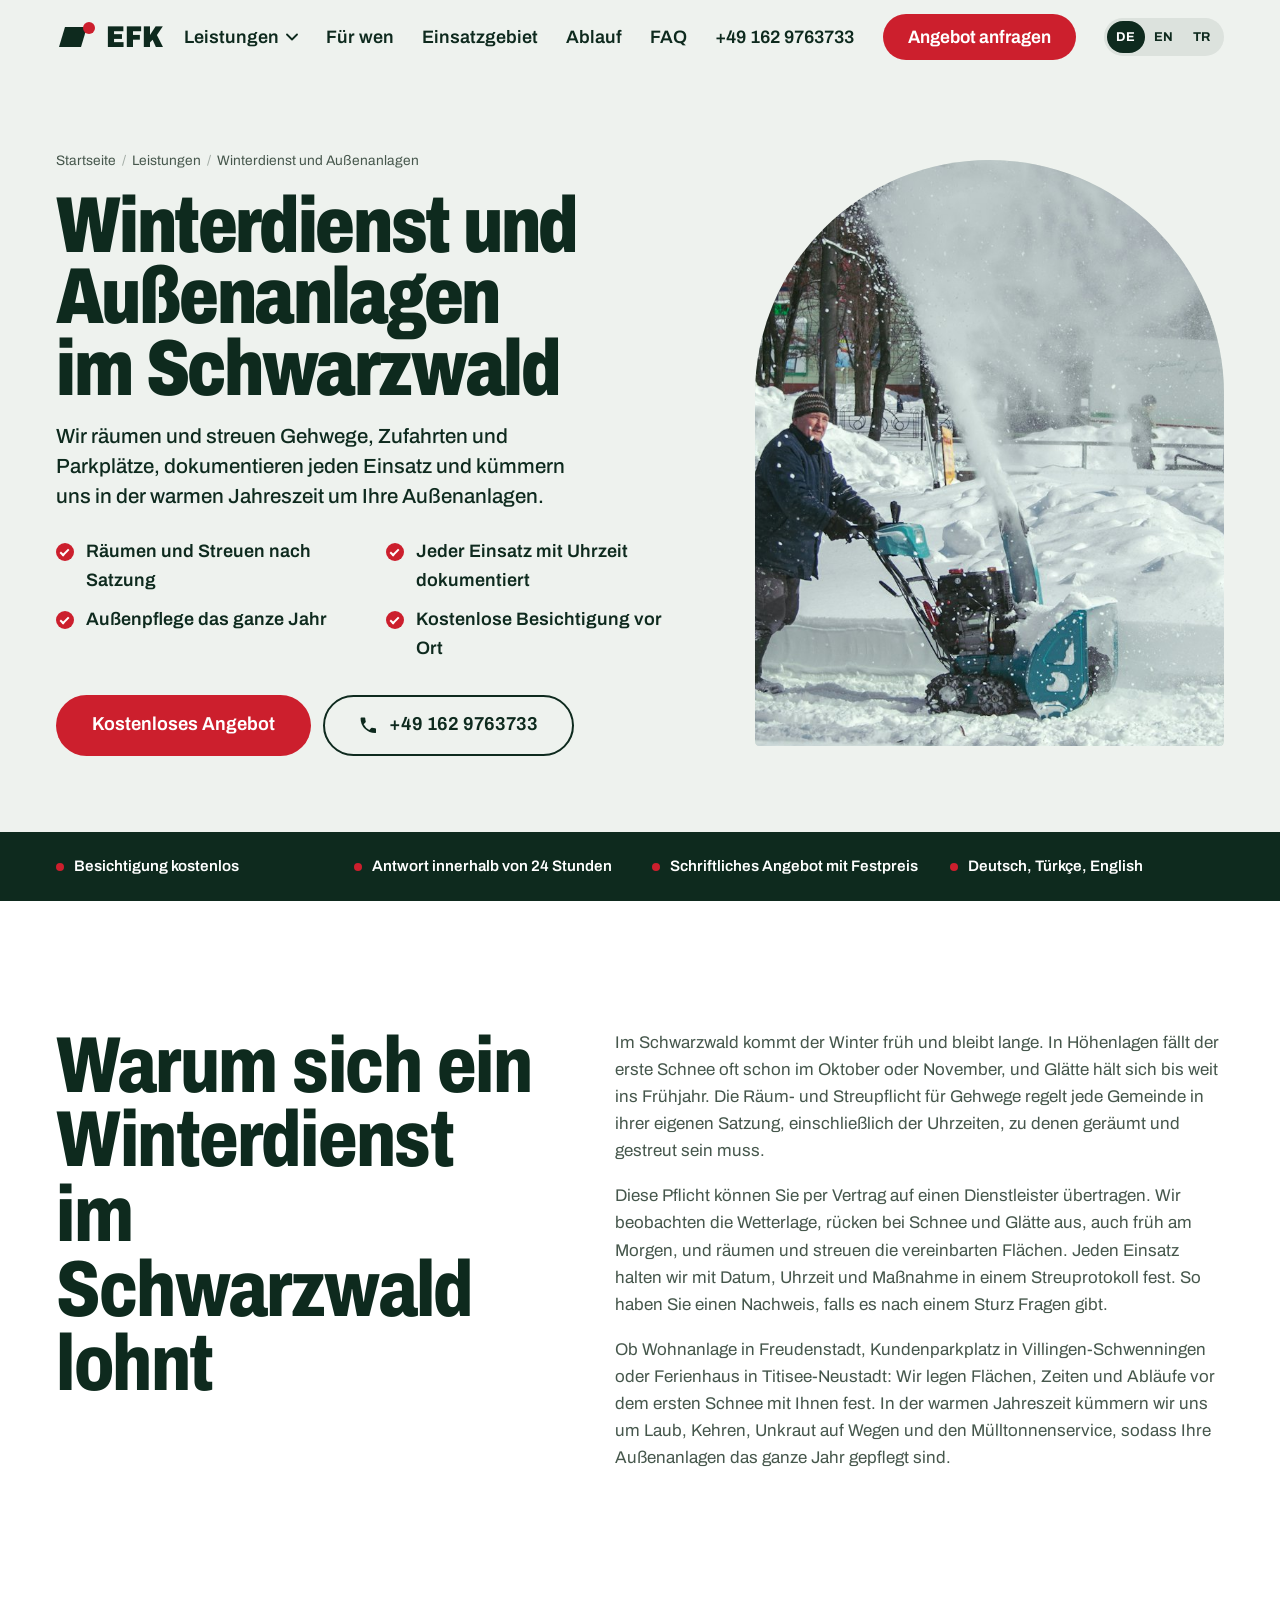
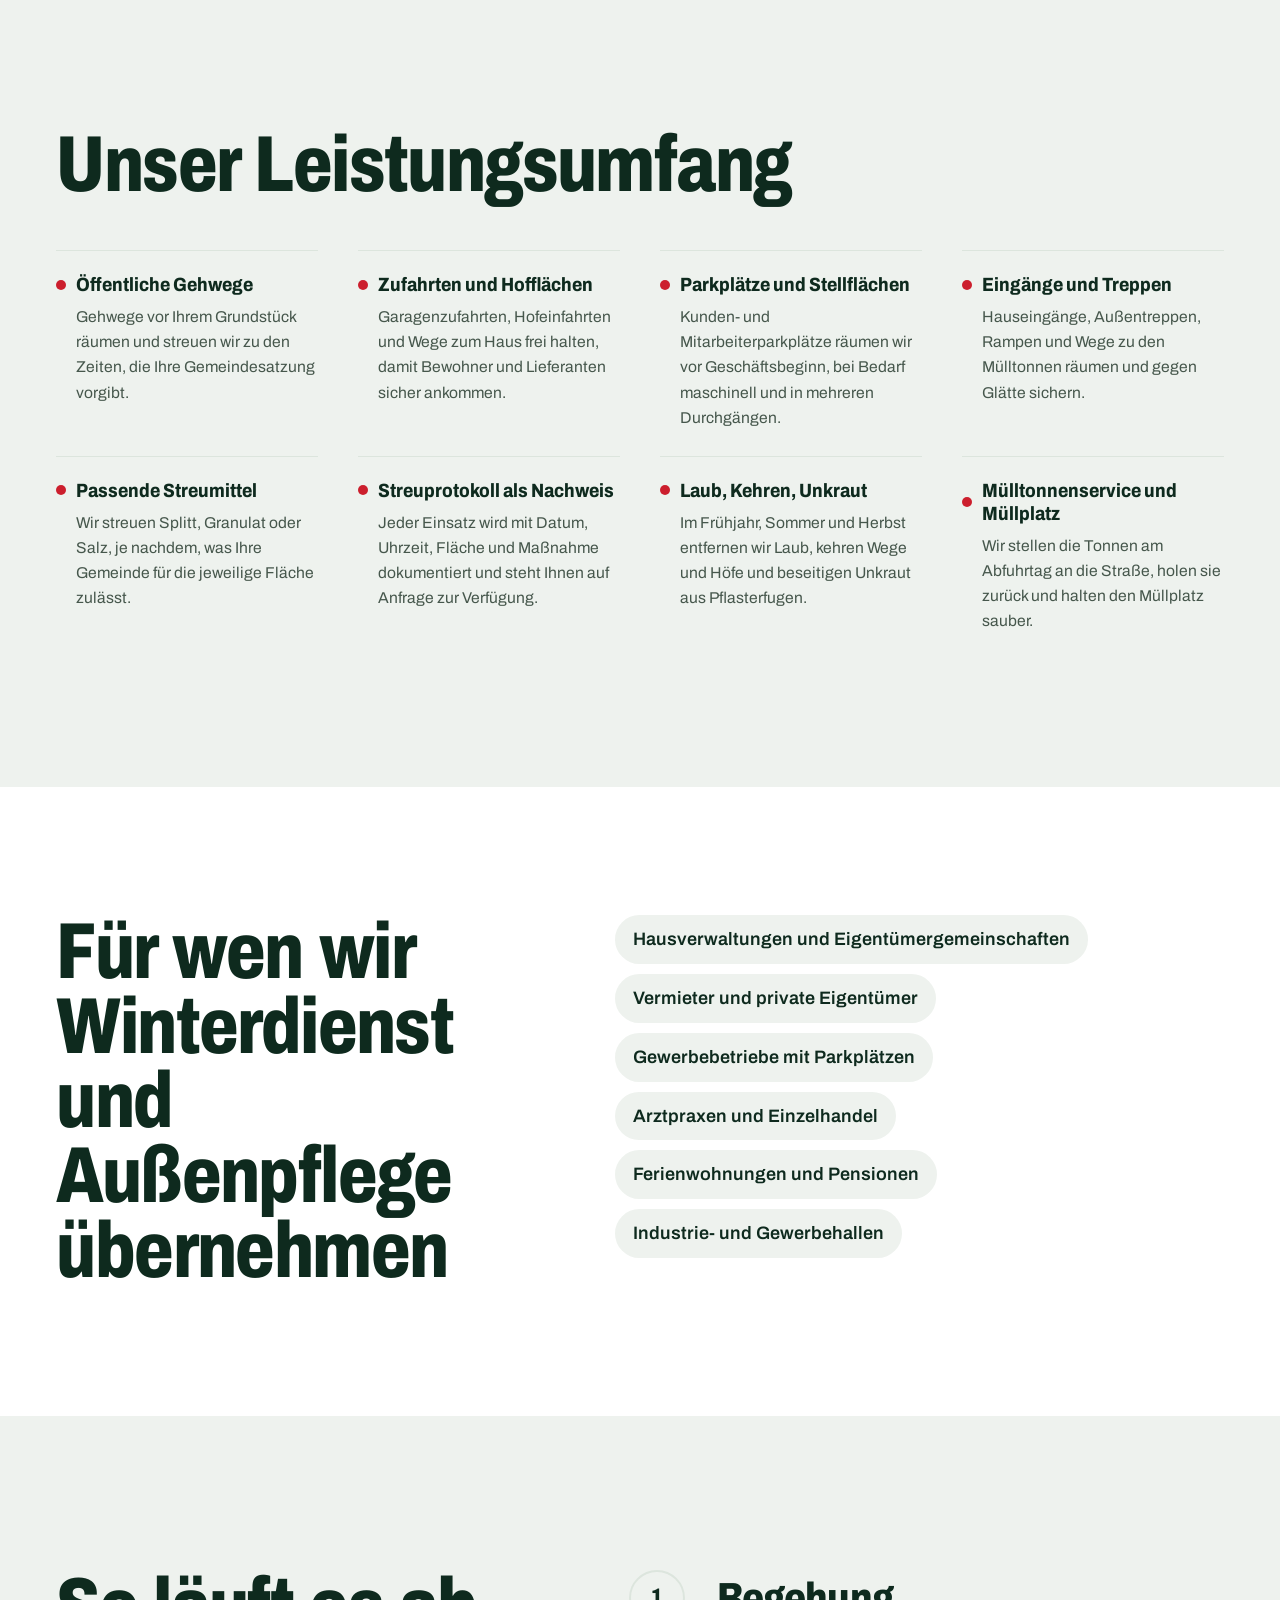
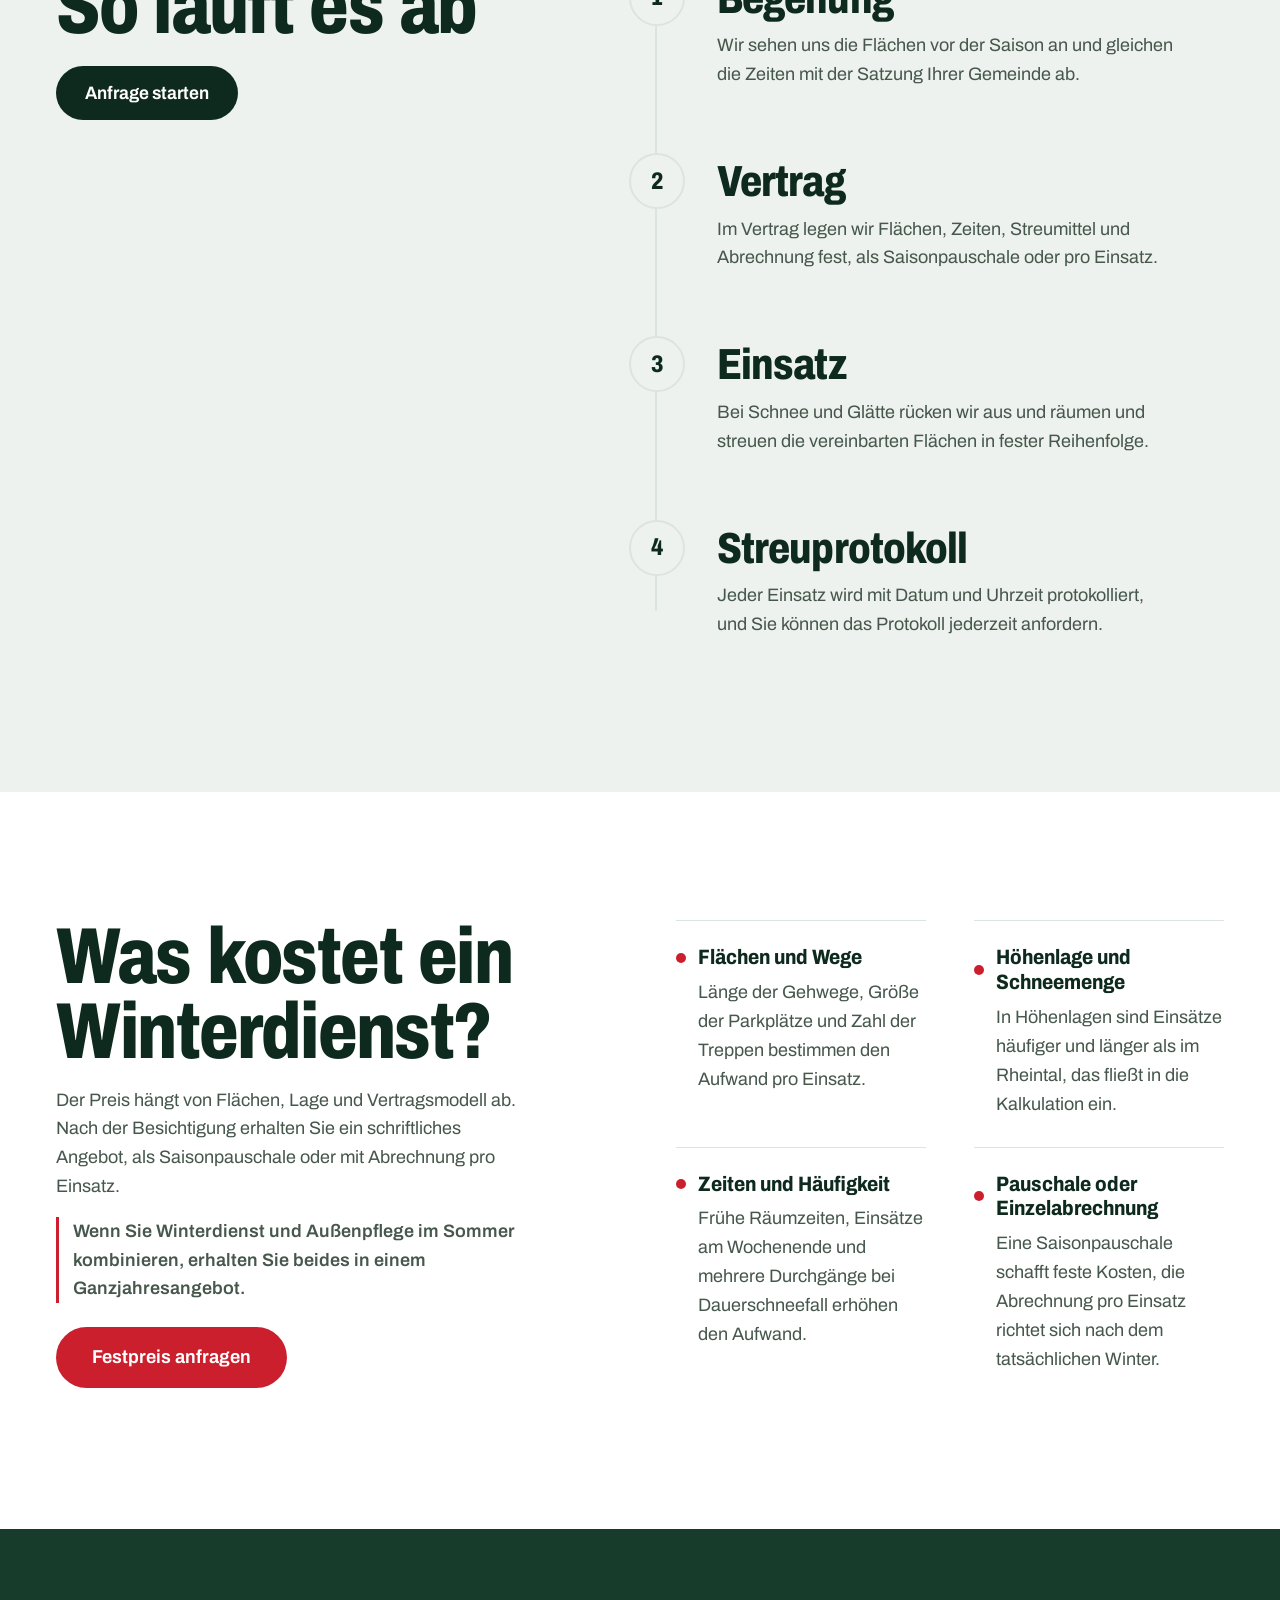
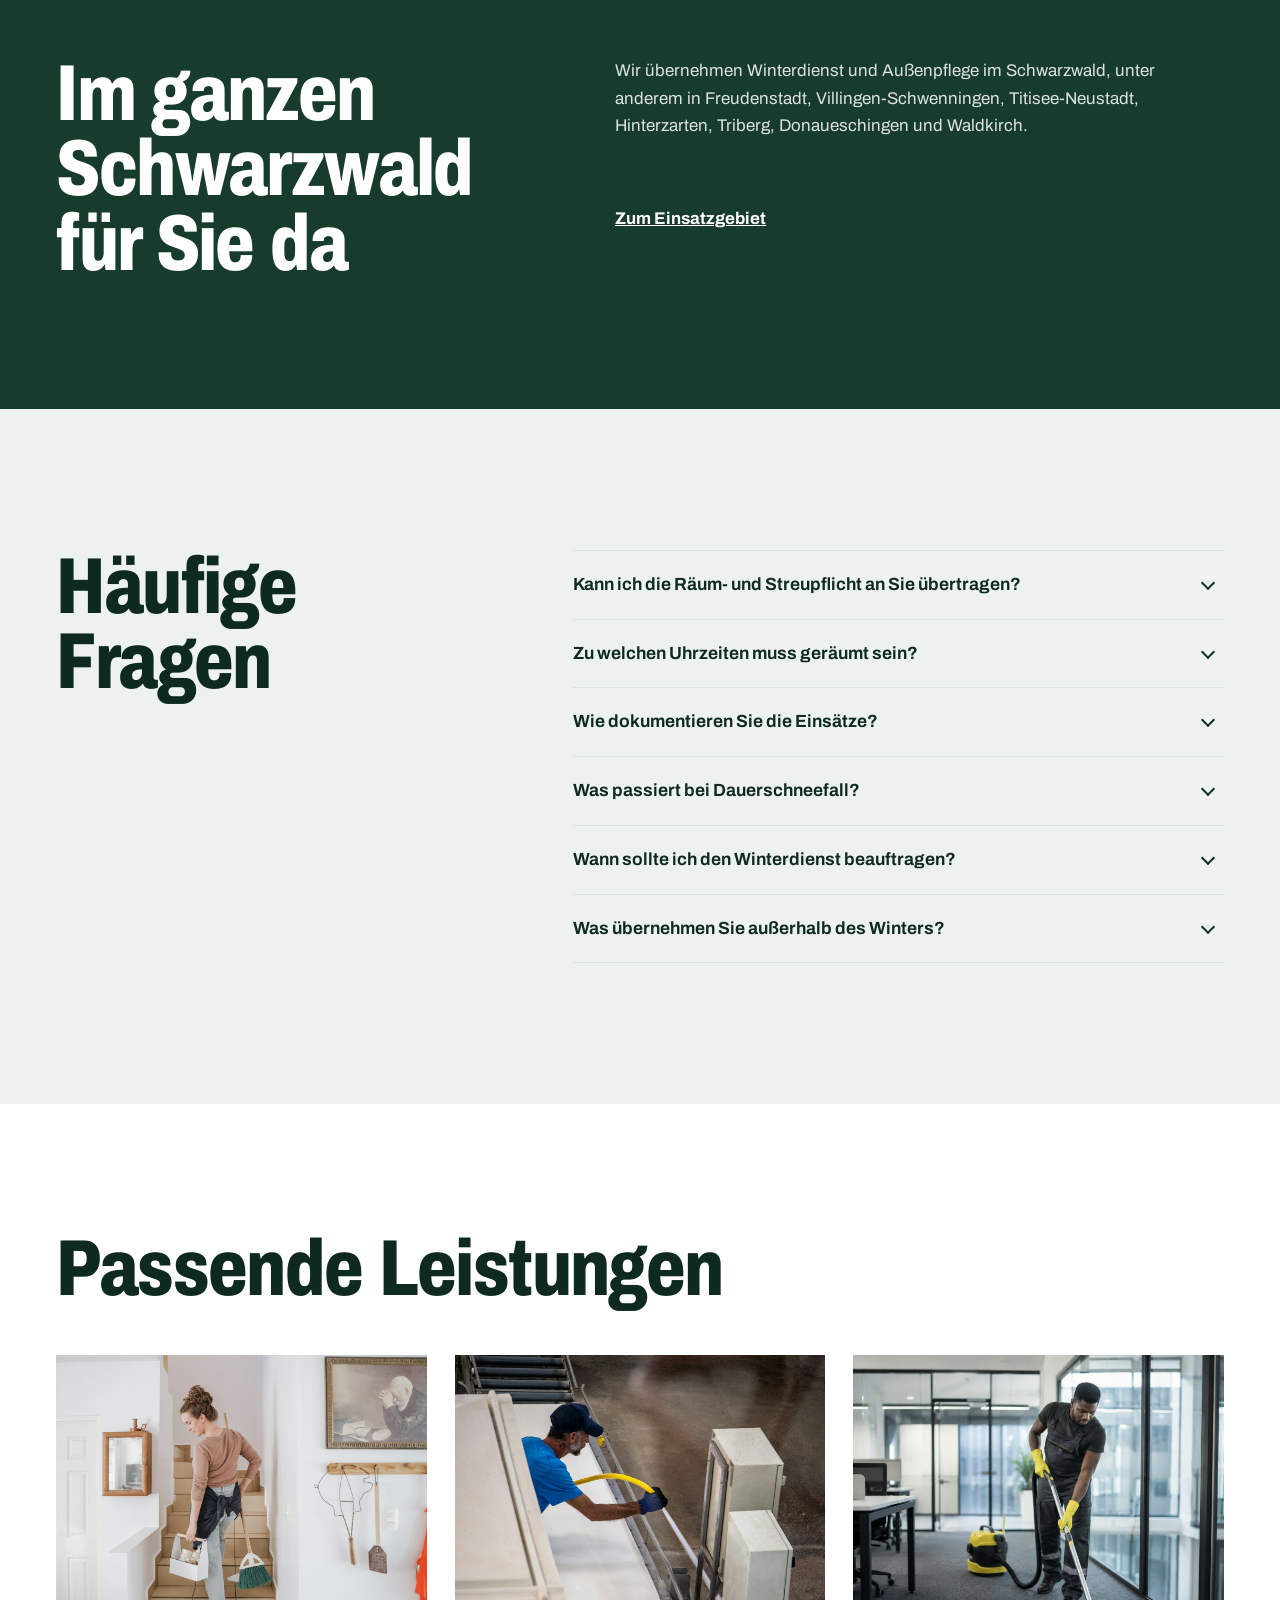
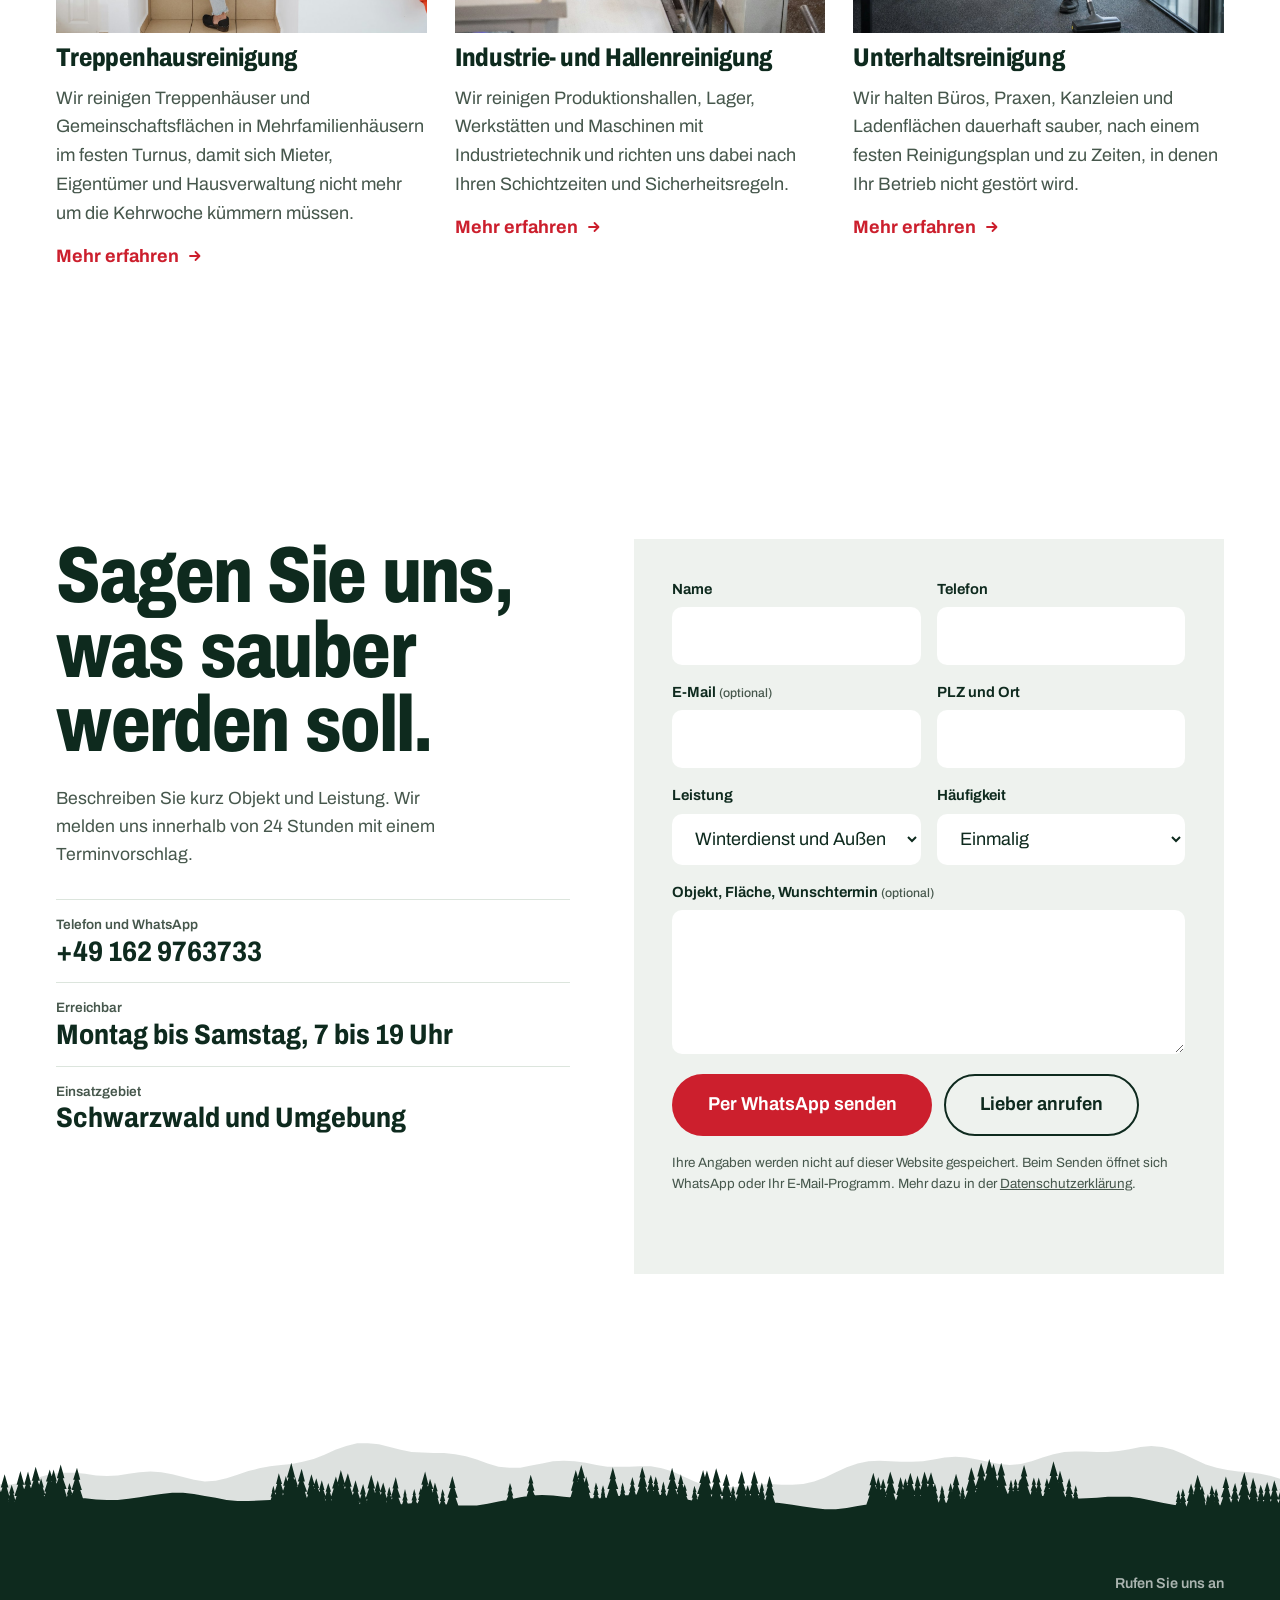
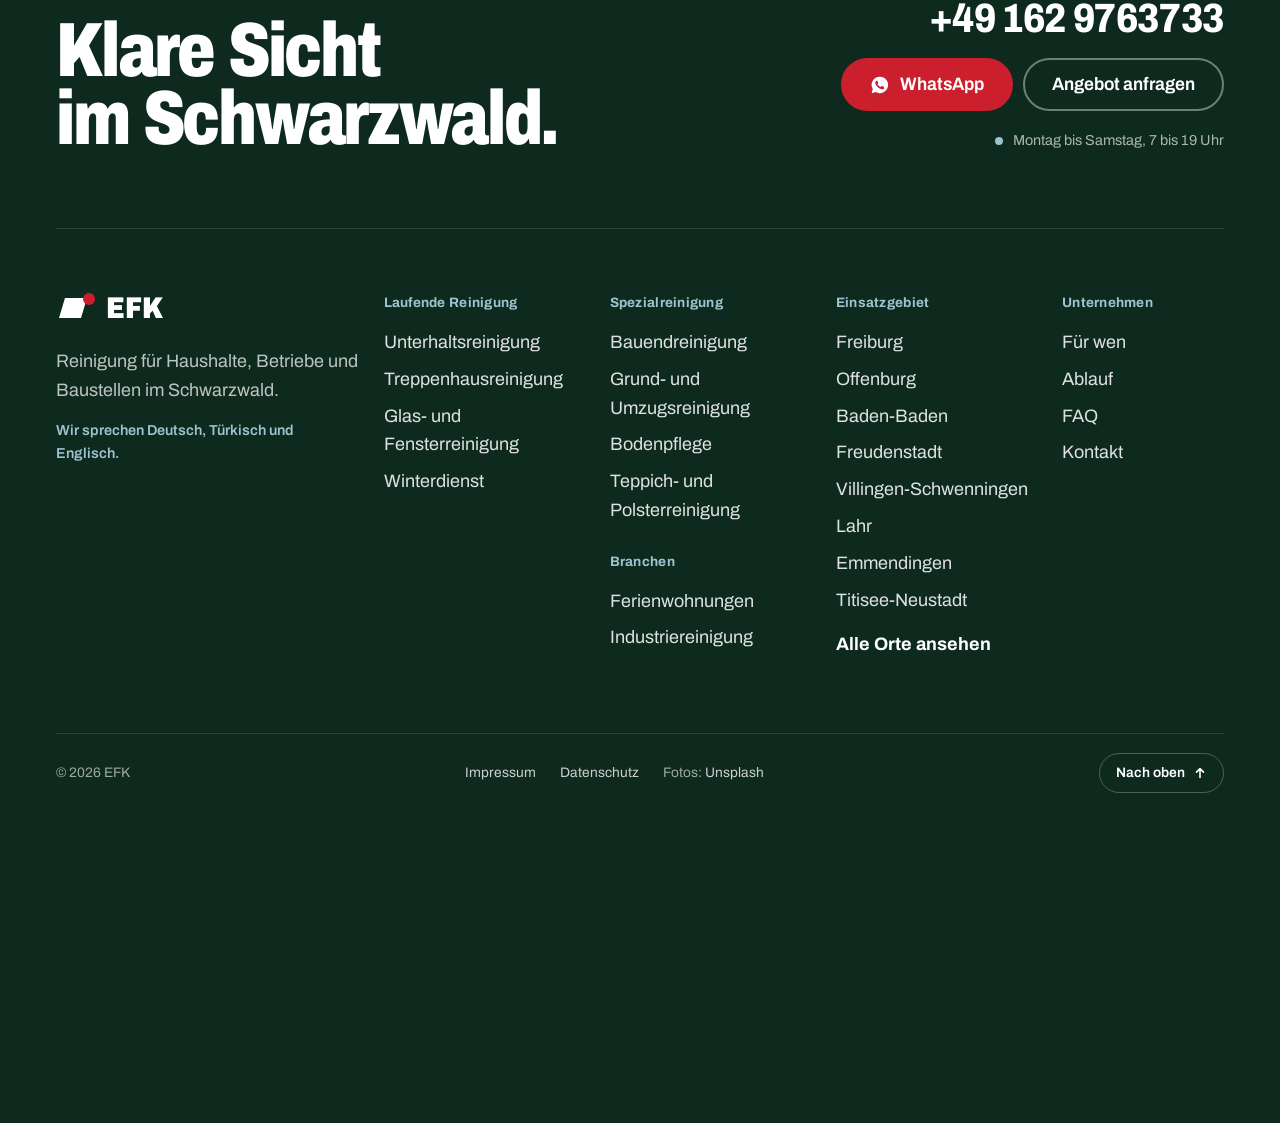
<file: leistungen/winterdienst/index.html>
<!doctype html>
<html lang="de" class="no-js">
<head>
  <meta charset="utf-8">
  <meta name="viewport" content="width=device-width, initial-scale=1">
  <title>Winterdienst und Außenanlagen im Schwarzwald | EFK</title>
  <meta name="description" content="Winterdienst im Schwarzwald: Räumen und Streuen von Gehwegen, Zufahrten und Parkplätzen mit Streuprotokoll. Im Sommer Laub, Kehren und Mülltonnenservice.">
  <meta name="theme-color" content="#0E2A1E">
  <meta property="og:type" content="website">
  <meta property="og:locale" content="de_DE">
  <meta property="og:title" content="Winterdienst und Außenanlagen im Schwarzwald | EFK">
  <meta property="og:description" content="Winterdienst im Schwarzwald: Räumen und Streuen von Gehwegen, Zufahrten und Parkplätzen mit Streuprotokoll. Im Sommer Laub, Kehren und Mülltonnenservice.">
  <link rel="canonical" href="https://oeztuerkhamza.github.io/efk-temizlik/leistungen/winterdienst/">
  <link rel="icon" href="../../favicon.svg" type="image/svg+xml">
  <link rel="preload" href="../../assets/fonts/archivo-latin.woff2" as="font" type="font/woff2" crossorigin>
  <link rel="stylesheet" href="../../assets/css/style.css">
  <script>
    document.documentElement.className = 'js';
    try {
      var l = new URLSearchParams(location.search).get('lang') || localStorage.getItem('efk-lang');
      if (l === 'en' || l === 'tr') {
        document.documentElement.classList.add('i18n-pending');
        setTimeout(function () { document.documentElement.classList.remove('i18n-pending'); }, 3000);
      }
    } catch (e) {}
  </script>
  <script type="application/ld+json">{"@context":"https://schema.org","@type":"Service","name":"Winterdienst und Außenanlagen","serviceType":"Winterdienst und Außenanlagen","description":"Winterdienst im Schwarzwald: Räumen und Streuen von Gehwegen, Zufahrten und Parkplätzen mit Streuprotokoll. Im Sommer Laub, Kehren und Mülltonnenservice.","url":"https://oeztuerkhamza.github.io/efk-temizlik/leistungen/winterdienst/","provider":{"@type":"LocalBusiness","@id":"https://oeztuerkhamza.github.io/efk-temizlik/#business","name":"EFK","telephone":"+49 162 9763733"},"areaServed":{"@type":"Place","name":"Schwarzwald"}}</script>
  <script type="application/ld+json">{"@context":"https://schema.org","@type":"BreadcrumbList","itemListElement":[{"@type":"ListItem","position":1,"name":"Startseite","item":"https://oeztuerkhamza.github.io/efk-temizlik/"},{"@type":"ListItem","position":2,"name":"Leistungen","item":"https://oeztuerkhamza.github.io/efk-temizlik/#leistungen"},{"@type":"ListItem","position":3,"name":"Winterdienst und Außenanlagen","item":"https://oeztuerkhamza.github.io/efk-temizlik/leistungen/winterdienst/"}]}</script>
  <script type="application/ld+json">{"@context":"https://schema.org","@type":"FAQPage","mainEntity":[{"@type":"Question","name":"Kann ich die Räum- und Streupflicht an Sie übertragen?","acceptedAnswer":{"@type":"Answer","text":"Ja. Die Räum- und Streupflicht lässt sich per Vertrag auf einen Dienstleister übertragen. Im Vertrag legen wir genau fest, welche Flächen wir zu welchen Zeiten räumen und streuen."}},{"@type":"Question","name":"Zu welchen Uhrzeiten muss geräumt sein?","acceptedAnswer":{"@type":"Answer","text":"Das legt die Satzung Ihrer Gemeinde fest, und die Zeiten unterscheiden sich von Ort zu Ort. Wir richten unsere Einsätze nach der Satzung, die für Ihr Grundstück gilt."}},{"@type":"Question","name":"Wie dokumentieren Sie die Einsätze?","acceptedAnswer":{"@type":"Answer","text":"Jeder Einsatz kommt mit Datum, Uhrzeit, Fläche und Maßnahme in ein Streuprotokoll. Damit haben Sie einen Nachweis, falls es nach einem Sturz Fragen gibt."}},{"@type":"Question","name":"Was passiert bei Dauerschneefall?","acceptedAnswer":{"@type":"Answer","text":"Bei anhaltendem Schneefall oder erneuter Glätte kommen wir mehrmals am Tag, so wie es im Vertrag vereinbart ist. Auch jeder weitere Einsatz steht im Streuprotokoll."}},{"@type":"Question","name":"Wann sollte ich den Winterdienst beauftragen?","acceptedAnswer":{"@type":"Answer","text":"Am besten im Spätsommer oder frühen Herbst. Dann bleibt Zeit für die Begehung, und Ihre Flächen sind eingeplant, bevor in den Höhenlagen der erste Schnee fällt."}},{"@type":"Question","name":"Was übernehmen Sie außerhalb des Winters?","acceptedAnswer":{"@type":"Answer","text":"Wir entfernen Laub, kehren Wege und Höfe, beseitigen Unkraut auf Wegen und Pflaster und übernehmen den Mülltonnenservice. So haben Sie für Ihre Außenanlagen das ganze Jahr einen festen Ansprechpartner."}}]}</script>
  <script type="application/json" id="i18n-page">{"en":{"p.name":"Winter service","p.h1":"Winter service and grounds care in the Black Forest","p.lead":"We clear and grit footpaths, driveways and car parks, document every call-out and look after your grounds in the warmer months.","p.introTitle":"Why winter service pays off in the Black Forest","p.scopeTitle":"What we do","p.forTitle":"Who we provide winter service and grounds care for","p.priceTitle":"How much does winter service cost?","p.priceIntro":"The price depends on the areas, the location and the contract model. After the site visit you receive a written quote, either as a seasonal flat rate or billed per call-out.","p.priceNote":"If you combine winter service with grounds care in summer, you receive both in one year-round quote.","p.areaText":"We provide winter service and grounds care in the Black Forest, including Freudenstadt, Villingen-Schwenningen, Titisee-Neustadt, Hinterzarten, Triberg, Donaueschingen and Waldkirch.","p.usp1":"Clearing and gritting per local bylaw","p.usp2":"Every call-out logged with time","p.usp3":"Grounds care all year round","p.usp4":"Free on-site visit","p.intro1":"In the Black Forest, winter comes early and stays long. At higher altitudes the first snow often falls in October or November, and ice can linger well into spring. Each municipality sets the duty to clear and grit footpaths (Räum- und Streupflicht) in its own bylaw (Satzung), including the times by which clearing and gritting must be done.","p.intro2":"You can transfer this duty to a service provider by contract. We keep an eye on the weather, turn out when there is snow or ice, including early in the morning, and clear and grit the agreed areas. Every call-out is recorded with date, time and action in a gritting log (Streuprotokoll), so you have proof if questions arise after a fall.","p.intro3":"Whether it is a residential complex in Freudenstadt, a customer car park in Villingen-Schwenningen or a holiday home in Titisee-Neustadt, we agree areas, times and routines with you before the first snow. In the warmer months we take care of leaves, sweeping, weeds on paths and the bin service, so your grounds are looked after all year.","p.scope1t":"Public footpaths","p.scope1d":"We clear and grit the footpaths in front of your property at the times your local bylaw requires.","p.scope2t":"Driveways and yards","p.scope2d":"Keeping garage driveways, yard entrances and paths to the house clear so residents and deliveries arrive safely.","p.scope3t":"Car parks","p.scope3d":"We clear customer and staff car parks before business hours, by machine and in several passes where needed.","p.scope4t":"Entrances and steps","p.scope4d":"Clearing entrances, outside steps, ramps and paths to the bins and keeping them safe from ice.","p.scope5t":"Suitable gritting material","p.scope5d":"We spread chippings, granules or salt, depending on what your municipality allows for each area.","p.scope6t":"Gritting log as proof","p.scope6d":"Every call-out is documented with date, time, area and action and is available to you on request.","p.scope7t":"Leaves, sweeping, weeds","p.scope7d":"In spring, summer and autumn we clear leaves, sweep paths and yards and remove weeds from paving joints.","p.scope8t":"Bin service","p.scope8d":"We put the bins out on collection day, bring them back in and keep the bin area tidy.","p.for1":"Property managers and owners' associations","p.for2":"Landlords and private owners","p.for3":"Businesses with car parks","p.for4":"Medical practices and shops","p.for5":"Holiday flats and guesthouses","p.for6":"Industrial and commercial premises","p.step1t":"Site visit","p.step1d":"We look at the areas before the season and check the times against your municipality's bylaw.","p.step2t":"Contract","p.step2d":"The contract sets out areas, times, gritting material and billing, either as a seasonal flat rate or per call-out.","p.step3t":"Call-out","p.step3d":"When there is snow or ice, we turn out and clear and grit the agreed areas in a fixed order.","p.step4t":"Gritting log","p.step4d":"Every call-out is entered in the gritting log with date and time, and you can request the log at any time.","p.price1t":"Areas and paths","p.price1d":"The length of footpaths, the size of car parks and the number of steps determine the effort per call-out.","p.price2t":"Altitude and snowfall","p.price2d":"At higher altitudes call-outs are more frequent and longer than in the Rhine valley, which is reflected in the price.","p.price3t":"Times and frequency","p.price3d":"Early clearing times, weekend call-outs and several passes during prolonged snowfall increase the effort.","p.price4t":"Flat rate or call-outs","p.price4d":"A seasonal flat rate gives you fixed costs, while billing per call-out follows the actual winter.","p.faq1q":"Can I transfer the duty to clear and grit to you?","p.faq1a":"Yes. The Räum- und Streupflicht can be transferred to a service provider by contract. The contract specifies exactly which areas we clear and grit and at what times.","p.faq2q":"By what time must the footpath be cleared?","p.faq2a":"That is set by your municipality's bylaw (Satzung), and the times vary from place to place. We plan our call-outs according to the bylaw that applies to your property.","p.faq3q":"How do you document the call-outs?","p.faq3a":"Every call-out goes into a gritting log with date, time, area and action. This gives you proof if questions arise after a fall.","p.faq4q":"What happens during prolonged snowfall?","p.faq4a":"If snow keeps falling or ice forms again, we come several times a day, as agreed in the contract. Every additional call-out is also recorded in the gritting log.","p.faq5q":"When should I book winter service?","p.faq5a":"Ideally in late summer or early autumn. That leaves time for the site visit, and your areas are scheduled before the first snow falls at higher altitudes.","p.faq6q":"What do you do outside the winter months?","p.faq6a":"We clear leaves, sweep paths and yards, remove weeds from paths and paving and provide the bin service. That way you have one fixed contact person for your grounds all year.","meta.title":"Winter service and grounds care in the Black Forest | EFK","meta.desc":"Winter service in the Black Forest: clearing and gritting footpaths, driveways and car parks, with a gritting log. In summer, leaves, sweeping and bins.","og.title":"Winter service and grounds care in the Black Forest | EFK","og.desc":"Winter service in the Black Forest: clearing and gritting footpaths, driveways and car parks, with a gritting log. In summer, leaves, sweeping and bins.","p.alt":"Man clearing a path with a snow blower in falling snow","lp.crumbs":"Breadcrumb","lp.home":"Home","lp.cta":"Free quote","lp.fact3":"Written fixed-price quote","lp.process":"How it works","lp.priceCta":"Request a fixed price","lp.areaTitle":"Across the whole Black Forest","lp.areaLink":"See our service area","lp.faq":"Frequently asked questions","lp.related":"Related services","lp.more":"Learn more","r1.name":"Stairwell cleaning","r1.lead":"We clean stairwells and shared areas in apartment buildings on a fixed rota, so tenants, owners and property managers no longer have to organise the Kehrwoche.","r2.name":"Industrial cleaning","r2.lead":"We clean production halls, warehouses, workshops and machinery with industrial equipment, working around your shift times and safety rules.","r3.name":"Regular office cleaning","r3.lead":"We keep offices, medical practices, law firms and shops clean on an ongoing basis, to a fixed cleaning schedule and at times that do not disrupt your business."},"tr":{"p.name":"Kış hizmeti","p.h1":"Kara Orman'da kış hizmeti ve dış alanlar","p.lead":"Kaldırımları, garaj yollarını ve otoparkları kardan temizler, tuzlarız. Her müdahaleyi kayda geçirir, sıcak aylarda dış alanlarınızın bakımını üstleniriz.","p.introTitle":"Kara Orman'da kış hizmeti neden önemlidir","p.scopeTitle":"Hizmet kapsamımız","p.forTitle":"Kimler için kış hizmeti ve dış alan bakımı yapıyoruz","p.priceTitle":"Kış hizmeti ne kadar tutar?","p.priceIntro":"Fiyat alanlara, konuma ve sözleşme modeline bağlıdır. Keşiften sonra sezonluk sabit ücretli ya da müdahale başına hesaplanan yazılı bir teklif alırsınız.","p.priceNote":"Kış hizmetini yazın dış alan bakımıyla birleştirirseniz ikisini tek bir yıllık teklifte alırsınız.","p.areaText":"Kış hizmeti ve dış alan bakımını Kara Orman'da, örneğin Freudenstadt, Villingen-Schwenningen, Titisee-Neustadt, Hinterzarten, Triberg, Donaueschingen ve Waldkirch'te yapıyoruz.","p.usp1":"Yönetmeliğe göre kar küreme ve tuzlama","p.usp2":"Her müdahale saatiyle kayıtlı","p.usp3":"Yıl boyu dış alan bakımı","p.usp4":"Ücretsiz yerinde keşif","p.intro1":"Kara Orman'da kış erken gelir ve uzun sürer. Yüksek kesimlerde ilk kar çoğu zaman ekim ya da kasımda düşer, buzlanma ise baharın ortasına kadar sürebilir. Kaldırımlar için kar temizleme ve tuzlama yükümlülüğünü (Räum- und Streupflicht) her belediye kendi yönetmeliğinde (Satzung) belirler; temizliğin hangi saatlere kadar yapılmış olması gerektiği de buna dahildir.","p.intro2":"Bu yükümlülüğü bir sözleşmeyle hizmet sağlayıcıya devredebilirsiniz. Hava durumunu takip eder, kar ve buzlanmada sabahın erken saatleri dahil yola çıkar, anlaşılan alanları kardan temizler ve tuzlarız. Her müdahaleyi tarih, saat ve yapılan işle birlikte tuzlama kaydına (Streuprotokoll) geçiririz. Böylece bir düşme olayından sonra soru çıkarsa elinizde kanıt olur.","p.intro3":"Freudenstadt'ta bir site, Villingen-Schwenningen'de bir müşteri otoparkı ya da Titisee-Neustadt'ta bir tatil evi: Alanları, saatleri ve iş akışını ilk kar yağmadan önce sizinle birlikte belirleriz. Sıcak aylarda yaprakları toplar, yolları süpürür, yürüyüş yollarındaki yabani otları temizler ve çöp konteyneri hizmetini üstleniriz; böylece dış alanlarınız yıl boyu bakımlı kalır.","p.scope1t":"Kamuya açık kaldırımlar","p.scope1d":"Mülkünüzün önündeki kaldırımları belediye yönetmeliğinin öngördüğü saatlerde kardan temizler ve tuzlarız.","p.scope2t":"Garaj yolları ve avlular","p.scope2d":"Garaj yollarını, avlu girişlerini ve eve giden yolları açık tutarız; böylece oturanlar ve kuryeler güvenle ulaşır.","p.scope3t":"Otopark ve park yerleri","p.scope3d":"Müşteri ve personel otoparklarını mesai başlamadan, gerektiğinde makineyle ve birkaç turda temizleriz.","p.scope4t":"Girişler ve merdivenler","p.scope4d":"Bina girişlerini, dış merdivenleri, rampaları ve çöp konteynerlerine giden yolları temizler, buzlanmaya karşı güvenli hale getiririz.","p.scope5t":"Uygun serpme malzemesi","p.scope5d":"Belediyenizin ilgili alan için izin verdiğine göre mıcır, granül ya da tuz serperiz.","p.scope6t":"Kanıt olarak tuzlama kaydı","p.scope6d":"Her müdahale tarih, saat, alan ve yapılan işle birlikte kaydedilir ve istediğinizde size verilir.","p.scope7t":"Yaprak, süpürme, yabani ot","p.scope7d":"İlkbahar, yaz ve sonbaharda yaprakları toplar, yolları ve avluları süpürür, parke taşı derzlerindeki otları temizleriz.","p.scope8t":"Çöp konteyneri hizmeti","p.scope8d":"Toplama gününde konteynerleri yola çıkarır, sonra geri yerine koyar ve çöp alanını temiz tutarız.","p.for1":"Site yönetimleri ve kat malikleri","p.for2":"Ev sahipleri ve mülk sahipleri","p.for3":"Otoparkı olan işletmeler","p.for4":"Muayenehaneler ve mağazalar","p.for5":"Tatil daireleri ve pansiyonlar","p.for6":"Sanayi ve ticari tesisler","p.step1t":"Keşif","p.step1d":"Sezondan önce alanları inceler, saatleri belediyenizin yönetmeliğiyle karşılaştırırız.","p.step2t":"Sözleşme","p.step2d":"Sözleşmede alanları, saatleri, serpme malzemesini ve faturalandırmayı sezonluk sabit ücret ya da müdahale başına belirleriz.","p.step3t":"Müdahale","p.step3d":"Kar ve buzlanmada yola çıkar, anlaşılan alanları belirli bir sırayla temizler ve tuzlarız.","p.step4t":"Tuzlama kaydı","p.step4d":"Her müdahale tarih ve saatiyle kayda geçer, bu kaydı istediğiniz zaman talep edebilirsiniz.","p.price1t":"Alanlar ve yollar","p.price1d":"Kaldırımların uzunluğu, otoparkların büyüklüğü ve merdiven sayısı her müdahaledeki iş yükünü belirler.","p.price2t":"Rakım ve kar miktarı","p.price2d":"Yüksek kesimlerde müdahaleler Ren vadisine göre daha sık ve uzun sürer, bu da fiyata yansır.","p.price3t":"Saatler ve sıklık","p.price3d":"Erken temizlik saatleri, hafta sonu müdahaleleri ve uzun süren kar yağışında birden fazla tur iş yükünü artırır.","p.price4t":"Sabit veya müdahale ücreti","p.price4d":"Sezonluk sabit ücret masraflarınızı sabitler, müdahale başına hesaplama ise kışın gerçek seyrine göre değişir.","p.faq1q":"Kar temizleme ve tuzlama yükümlülüğünü size devredebilir miyim?","p.faq1a":"Evet. Räum- und Streupflicht bir sözleşmeyle hizmet sağlayıcıya devredilebilir. Sözleşmede hangi alanları hangi saatlerde temizleyip tuzlayacağımızı tam olarak belirleriz.","p.faq2q":"Kaldırım saat kaça kadar temizlenmiş olmalı?","p.faq2a":"Bunu belediyenizin yönetmeliği (Satzung) belirler ve saatler yerden yere değişir. Müdahalelerimizi mülkünüz için geçerli olan yönetmeliğe göre planlarız.","p.faq3q":"Müdahaleleri nasıl belgeliyorsunuz?","p.faq3a":"Her müdahale tarih, saat, alan ve yapılan işle birlikte tuzlama kaydına geçer. Böylece bir düşme olayından sonra soru çıkarsa elinizde kanıt olur.","p.faq4q":"Kar uzun süre yağarsa ne olur?","p.faq4a":"Kar yağmaya devam eder ya da yeniden buzlanma olursa sözleşmede anlaşıldığı şekilde gün içinde birkaç kez geliriz. Her ek müdahale de tuzlama kaydına geçer.","p.faq5q":"Kış hizmetini ne zaman ayarlamalıyım?","p.faq5a":"En iyisi yaz sonunda ya da sonbahar başında. Böylece keşif için zaman kalır ve yüksek kesimlere ilk kar düşmeden alanlarınız planlanmış olur.","p.faq6q":"Kış dışında neler yapıyorsunuz?","p.faq6a":"Yaprakları toplar, yolları ve avluları süpürür, yollardaki ve parke taşlarındaki yabani otları temizler, çöp konteyneri hizmetini üstleniriz. Böylece dış alanlarınız için yıl boyu sabit bir muhatabınız olur.","meta.title":"Kara Orman'da kış hizmeti ve dış alanlar | EFK","meta.desc":"Kara Orman'da kış hizmeti: kaldırım, garaj yolu ve otoparklarda kar küreme ve tuzlama, her müdahale kayıtlı. Yazın yaprak, süpürme ve çöp konteyneri.","og.title":"Kara Orman'da kış hizmeti ve dış alanlar | EFK","og.desc":"Kara Orman'da kış hizmeti: kaldırım, garaj yolu ve otoparklarda kar küreme ve tuzlama, her müdahale kayıtlı. Yazın yaprak, süpürme ve çöp konteyneri.","p.alt":"Kar yağarken kar küreme makinesiyle yol açan adam","lp.crumbs":"Sayfa konumu","lp.home":"Ana sayfa","lp.cta":"Ücretsiz teklif","lp.fact3":"Yazılı sabit fiyat teklifi","lp.process":"Süreç nasıl işler","lp.priceCta":"Sabit fiyat isteyin","lp.areaTitle":"Tüm Kara Orman'da yanınızdayız","lp.areaLink":"Hizmet bölgesine bakın","lp.faq":"Sık sorulan sorular","lp.related":"İlgili hizmetler","lp.more":"Daha fazla bilgi","r1.name":"Merdiven temizliği","r1.lead":"Apartmanlardaki merdiven boşluklarını ve ortak alanları sabit bir planla temizliyoruz; böylece kiracılar, ev sahipleri ve bina yönetimi (Hausverwaltung) Kehrwoche ile uğraşmak zorunda kalmaz.","r2.name":"Sanayi temizliği","r2.lead":"Üretim hollerini, depoları, atölyeleri ve makineleri endüstriyel cihazlarla temizleriz; bunu yaparken vardiya saatlerinize ve güvenlik kurallarınıza uyarız.","r3.name":"Düzenli ofis temizliği","r3.lead":"Ofisleri, muayenehaneleri, hukuk bürolarını ve mağazaları sabit bir temizlik planıyla, işinizi aksatmayacak saatlerde sürekli temiz tutuyoruz."}}</script>
</head>
<body class="page-lp" data-root="../../" data-service-index="10">
  <a class="skip" href="#inhalt" data-i18n="skip">Zum Inhalt springen</a>

  <header class="site-header" id="top">
    <a class="brand" href="../../" aria-label="EFK, zur Startseite" data-i18n-attr="aria-label:aria.home">
      <svg class="brand-mark" viewBox="0 0 40 32" aria-hidden="true">
        <path d="M9 6h22l-6 20H3z" fill="currentColor"/>
        <circle cx="33" cy="7" r="6" fill="#CC1F2D"/>
      </svg>
      <span class="brand-name">EFK</span>
    </a>

    <nav class="nav" id="nav" aria-label="Hauptmenü" data-i18n-attr="aria-label:aria.menu">
      <ul class="nav-list">
        <li class="has-mega">
          <button class="nav-trigger" type="button" aria-expanded="false" aria-controls="mega"><span data-i18n="nav.services">Leistungen</span><svg viewBox="0 0 12 8" aria-hidden="true"><path d="M1 1.5l5 5 5-5" fill="none" stroke="currentColor" stroke-width="1.8" stroke-linecap="round" stroke-linejoin="round"/></svg></button>
          <div class="mega" id="mega">
            <div class="mega-col">
              <p class="mega-title" data-i18n="mega.laufend">Laufende Reinigung</p>
              <ul>
                <li><a href="../../leistungen/unterhaltsreinigung/" data-i18n="svc.unterhaltsreinigung">Unterhaltsreinigung</a></li>
                <li><a href="../../leistungen/treppenhausreinigung/" data-i18n="svc.treppenhausreinigung">Treppenhausreinigung</a></li>
                <li><a href="../../leistungen/glasreinigung/" data-i18n="svc.glasreinigung">Glas- und Fensterreinigung</a></li>
                <li><a href="../../leistungen/winterdienst/" data-i18n="svc.winterdienst">Winterdienst</a></li>
              </ul>
            </div>
            <div class="mega-col">
              <p class="mega-title" data-i18n="mega.spezial">Spezialreinigung</p>
              <ul>
                <li><a href="../../leistungen/bauendreinigung/" data-i18n="svc.bauendreinigung">Bauendreinigung</a></li>
                <li><a href="../../leistungen/grundreinigung/" data-i18n="svc.grundreinigung">Grund- und Umzugsreinigung</a></li>
                <li><a href="../../leistungen/bodenpflege/" data-i18n="svc.bodenpflege">Bodenpflege</a></li>
                <li><a href="../../leistungen/polsterreinigung/" data-i18n="svc.polsterreinigung">Teppich- und Polsterreinigung</a></li>
              </ul>
            </div>
            <div class="mega-col">
              <p class="mega-title" data-i18n="mega.branchen">Branchen</p>
              <ul>
                <li><a href="../../leistungen/ferienwohnungen/" data-i18n="svc.ferienwohnungen">Ferienwohnungen</a></li>
                <li><a href="../../leistungen/industriereinigung/" data-i18n="svc.industriereinigung">Industriereinigung</a></li>
              </ul>
            </div>
            <div class="mega-col mega-help">
              <p data-i18n="mega.help">Nicht sicher, welche Leistung passt? Rufen Sie an, wir beraten Sie gern.</p>
              <a class="mega-phone" href="tel:+491629763733">+49 162 9763733</a>
            </div>
          </div>
        </li>
        <li><a href="../../#fuer-wen" data-i18n="nav.clients">Für wen</a></li>
        <li><a href="../../#gebiet" data-i18n="nav.area">Einsatzgebiet</a></li>
        <li><a href="../../#ablauf" data-i18n="nav.process">Ablauf</a></li>
        <li><a href="../../#faq" data-i18n="nav.faq">FAQ</a></li>
        <li class="nav-phone"><a href="tel:+491629763733">+49 162 9763733</a></li>
        <li class="nav-cta"><a class="btn btn--red" href="#kontakt"><span data-i18n="nav.quote">Angebot anfragen</span></a></li>
      </ul>
    </nav>

    <div class="lang" role="group" aria-label="Sprache / Language / Dil">
      <button type="button" data-lang="de" aria-pressed="true" lang="de" title="Deutsch">DE</button>
      <button type="button" data-lang="en" aria-pressed="false" lang="en" title="English">EN</button>
      <button type="button" data-lang="tr" aria-pressed="false" lang="tr" title="Türkçe">TR</button>
    </div>

    <button class="menu-btn" type="button" aria-expanded="false" aria-controls="nav">
      <span data-i18n="menu">Menü</span>
      <span class="menu-btn-bars" aria-hidden="true"><i></i><i></i></span>
    </button>
  </header>

  <main id="inhalt">
    <section class="lp-hero" aria-labelledby="lp-title">
      <div class="wrap lp-hero-grid">
        <div class="lp-hero-copy">
          <nav class="crumbs" aria-label="Brotkrumen-Navigation" data-i18n-attr="aria-label:lp.crumbs">
            <ol>
              <li><a href="../../" data-i18n="lp.home">Startseite</a></li>
              <li><a href="../../#leistungen" data-i18n="nav.services">Leistungen</a></li>
              <li aria-current="page" data-i18n="p.name">Winterdienst und Außenanlagen</li>
            </ol>
          </nav>
          <h1 id="lp-title" data-i18n="p.h1">Winterdienst und Außenanlagen im Schwarzwald</h1>
          <p class="lp-lead" data-i18n="p.lead">Wir räumen und streuen Gehwege, Zufahrten und Parkplätze, dokumentieren jeden Einsatz und kümmern uns in der warmen Jahreszeit um Ihre Außenanlagen.</p>
          <ul class="checks lp-usps">
            <li data-i18n="p.usp1">Räumen und Streuen nach Satzung</li>
            <li data-i18n="p.usp2">Jeder Einsatz mit Uhrzeit dokumentiert</li>
            <li data-i18n="p.usp3">Außenpflege das ganze Jahr</li>
            <li data-i18n="p.usp4">Kostenlose Besichtigung vor Ort</li>
          </ul>
          <div class="hero-actions">
            <a class="btn btn--red btn--lg" href="#kontakt"><span data-i18n="lp.cta">Kostenloses Angebot</span></a>
            <a class="btn btn--ghost btn--lg" href="tel:+491629763733"><span><svg class="ico" viewBox="0 0 24 24" aria-hidden="true"><path d="M6.6 10.8a15.1 15.1 0 0 0 6.6 6.6l2.2-2.2a1 1 0 0 1 1-.25 11.4 11.4 0 0 0 3.6.57 1 1 0 0 1 1 1V20a1 1 0 0 1-1 1A17 17 0 0 1 3 4a1 1 0 0 1 1-1h3.5a1 1 0 0 1 1 1c0 1.25.2 2.45.57 3.6a1 1 0 0 1-.25 1z" fill="currentColor"/></svg>+49 162 9763733</span></a>
          </div>
        </div>
        <figure class="lp-hero-img"><img src="../../assets/img/winterdienst.jpg" width="1400" height="933" alt="Mann räumt bei Schneefall mit einer Schneefräse einen Weg" data-i18n-attr="alt:p.alt" fetchpriority="high" decoding="async"></figure>
      </div>
    </section>

    <div class="lp-facts">
      <ul class="wrap">
        <li data-i18n="hero.fact1">Besichtigung kostenlos</li>
        <li data-i18n="hero.fact2">Antwort innerhalb von 24 Stunden</li>
        <li data-i18n="lp.fact3">Schriftliches Angebot mit Festpreis</li>
        <li>Deutsch, Türkçe, English</li>
      </ul>
    </div>

    <section class="lp-section lp-white" aria-labelledby="lp-intro">
      <div class="wrap lp-2col">
        <h2 class="h2" id="lp-intro" data-i18n="p.introTitle">Warum sich ein Winterdienst im Schwarzwald lohnt</h2>
        <div class="lp-prose">
          <p data-i18n="p.intro1">Im Schwarzwald kommt der Winter früh und bleibt lange. In Höhenlagen fällt der erste Schnee oft schon im Oktober oder November, und Glätte hält sich bis weit ins Frühjahr. Die Räum- und Streupflicht für Gehwege regelt jede Gemeinde in ihrer eigenen Satzung, einschließlich der Uhrzeiten, zu denen geräumt und gestreut sein muss.</p>
          <p data-i18n="p.intro2">Diese Pflicht können Sie per Vertrag auf einen Dienstleister übertragen. Wir beobachten die Wetterlage, rücken bei Schnee und Glätte aus, auch früh am Morgen, und räumen und streuen die vereinbarten Flächen. Jeden Einsatz halten wir mit Datum, Uhrzeit und Maßnahme in einem Streuprotokoll fest. So haben Sie einen Nachweis, falls es nach einem Sturz Fragen gibt.</p>
          <p data-i18n="p.intro3">Ob Wohnanlage in Freudenstadt, Kundenparkplatz in Villingen-Schwenningen oder Ferienhaus in Titisee-Neustadt: Wir legen Flächen, Zeiten und Abläufe vor dem ersten Schnee mit Ihnen fest. In der warmen Jahreszeit kümmern wir uns um Laub, Kehren, Unkraut auf Wegen und den Mülltonnenservice, sodass Ihre Außenanlagen das ganze Jahr gepflegt sind.</p>
        </div>
      </div>
    </section>

    <section class="lp-section" aria-labelledby="lp-scope">
      <div class="wrap">
        <div class="scope-head"><h2 class="h2" id="lp-scope" data-i18n="p.scopeTitle">Unser Leistungsumfang</h2></div>
        <ul class="scope-grid">
          <li><h3 data-i18n="p.scope1t">Öffentliche Gehwege</h3><p data-i18n="p.scope1d">Gehwege vor Ihrem Grundstück räumen und streuen wir zu den Zeiten, die Ihre Gemeindesatzung vorgibt.</p></li>
          <li><h3 data-i18n="p.scope2t">Zufahrten und Hofflächen</h3><p data-i18n="p.scope2d">Garagenzufahrten, Hofeinfahrten und Wege zum Haus frei halten, damit Bewohner und Lieferanten sicher ankommen.</p></li>
          <li><h3 data-i18n="p.scope3t">Parkplätze und Stellflächen</h3><p data-i18n="p.scope3d">Kunden- und Mitarbeiterparkplätze räumen wir vor Geschäftsbeginn, bei Bedarf maschinell und in mehreren Durchgängen.</p></li>
          <li><h3 data-i18n="p.scope4t">Eingänge und Treppen</h3><p data-i18n="p.scope4d">Hauseingänge, Außentreppen, Rampen und Wege zu den Mülltonnen räumen und gegen Glätte sichern.</p></li>
          <li><h3 data-i18n="p.scope5t">Passende Streumittel</h3><p data-i18n="p.scope5d">Wir streuen Splitt, Granulat oder Salz, je nachdem, was Ihre Gemeinde für die jeweilige Fläche zulässt.</p></li>
          <li><h3 data-i18n="p.scope6t">Streuprotokoll als Nachweis</h3><p data-i18n="p.scope6d">Jeder Einsatz wird mit Datum, Uhrzeit, Fläche und Maßnahme dokumentiert und steht Ihnen auf Anfrage zur Verfügung.</p></li>
          <li><h3 data-i18n="p.scope7t">Laub, Kehren, Unkraut</h3><p data-i18n="p.scope7d">Im Frühjahr, Sommer und Herbst entfernen wir Laub, kehren Wege und Höfe und beseitigen Unkraut aus Pflasterfugen.</p></li>
          <li><h3 data-i18n="p.scope8t">Mülltonnenservice und Müllplatz</h3><p data-i18n="p.scope8d">Wir stellen die Tonnen am Abfuhrtag an die Straße, holen sie zurück und halten den Müllplatz sauber.</p></li>
        </ul>
      </div>
    </section>

    <section class="lp-section lp-white" aria-labelledby="lp-for">
      <div class="wrap lp-2col">
        <h2 class="h2" id="lp-for" data-i18n="p.forTitle">Für wen wir Winterdienst und Außenpflege übernehmen</h2>
        <ul class="pill-list">
          <li data-i18n="p.for1">Hausverwaltungen und Eigentümergemeinschaften</li>
          <li data-i18n="p.for2">Vermieter und private Eigentümer</li>
          <li data-i18n="p.for3">Gewerbebetriebe mit Parkplätzen</li>
          <li data-i18n="p.for4">Arztpraxen und Einzelhandel</li>
          <li data-i18n="p.for5">Ferienwohnungen und Pensionen</li>
          <li data-i18n="p.for6">Industrie- und Gewerbehallen</li>
        </ul>
      </div>
    </section>

    <section class="process" aria-labelledby="lp-process">
      <div class="wrap process-grid">
        <div class="process-head">
          <h2 class="h2" id="lp-process" data-i18n="lp.process">So läuft es ab</h2>
          <a class="btn btn--dark" href="#kontakt"><span data-i18n="process.cta">Anfrage starten</span></a>
        </div>
        <ol class="steps">
          <li class="step"><span class="step-n">1</span><h3 data-i18n="p.step1t">Begehung</h3><p data-i18n="p.step1d">Wir sehen uns die Flächen vor der Saison an und gleichen die Zeiten mit der Satzung Ihrer Gemeinde ab.</p></li>
          <li class="step"><span class="step-n">2</span><h3 data-i18n="p.step2t">Vertrag</h3><p data-i18n="p.step2d">Im Vertrag legen wir Flächen, Zeiten, Streumittel und Abrechnung fest, als Saisonpauschale oder pro Einsatz.</p></li>
          <li class="step"><span class="step-n">3</span><h3 data-i18n="p.step3t">Einsatz</h3><p data-i18n="p.step3d">Bei Schnee und Glätte rücken wir aus und räumen und streuen die vereinbarten Flächen in fester Reihenfolge.</p></li>
          <li class="step"><span class="step-n">4</span><h3 data-i18n="p.step4t">Streuprotokoll</h3><p data-i18n="p.step4d">Jeder Einsatz wird mit Datum und Uhrzeit protokolliert, und Sie können das Protokoll jederzeit anfordern.</p></li>
        </ol>
      </div>
    </section>

    <section class="lp-section lp-white lp-price" aria-labelledby="lp-price">
      <div class="wrap lp-2col">
        <div class="lp-price-copy">
          <h2 class="h2" id="lp-price" data-i18n="p.priceTitle">Was kostet ein Winterdienst?</h2>
          <p data-i18n="p.priceIntro">Der Preis hängt von Flächen, Lage und Vertragsmodell ab. Nach der Besichtigung erhalten Sie ein schriftliches Angebot, als Saisonpauschale oder mit Abrechnung pro Einsatz.</p>
          <p class="price-note" data-i18n="p.priceNote">Wenn Sie Winterdienst und Außenpflege im Sommer kombinieren, erhalten Sie beides in einem Ganzjahresangebot.</p>
          <a class="btn btn--red btn--lg" href="#kontakt"><span data-i18n="lp.priceCta">Festpreis anfragen</span></a>
        </div>
        <dl class="promises">
          <div><dt data-i18n="p.price1t">Flächen und Wege</dt><dd data-i18n="p.price1d">Länge der Gehwege, Größe der Parkplätze und Zahl der Treppen bestimmen den Aufwand pro Einsatz.</dd></div>
          <div><dt data-i18n="p.price2t">Höhenlage und Schneemenge</dt><dd data-i18n="p.price2d">In Höhenlagen sind Einsätze häufiger und länger als im Rheintal, das fließt in die Kalkulation ein.</dd></div>
          <div><dt data-i18n="p.price3t">Zeiten und Häufigkeit</dt><dd data-i18n="p.price3d">Frühe Räumzeiten, Einsätze am Wochenende und mehrere Durchgänge bei Dauerschneefall erhöhen den Aufwand.</dd></div>
          <div><dt data-i18n="p.price4t">Pauschale oder Einzelabrechnung</dt><dd data-i18n="p.price4d">Eine Saisonpauschale schafft feste Kosten, die Abrechnung pro Einsatz richtet sich nach dem tatsächlichen Winter.</dd></div>
        </dl>
      </div>
    </section>

    <section class="lp-section lp-area" aria-labelledby="lp-area">
      <div class="wrap lp-2col">
        <h2 class="h2" id="lp-area" data-i18n="lp.areaTitle">Im ganzen Schwarzwald für Sie da</h2>
        <div class="lp-prose">
          <p data-i18n="p.areaText">Wir übernehmen Winterdienst und Außenpflege im Schwarzwald, unter anderem in Freudenstadt, Villingen-Schwenningen, Titisee-Neustadt, Hinterzarten, Triberg, Donaueschingen und Waldkirch.</p>
          <p><a href="../../#gebiet" data-i18n="lp.areaLink">Zum Einsatzgebiet</a></p>
        </div>
      </div>
    </section>

    <section class="faq lp-faq" id="faq" aria-labelledby="lp-faq">
      <div class="wrap faq-grid">
        <h2 class="h2" id="lp-faq" data-i18n="lp.faq">Häufige Fragen</h2>
        <div class="faq-list">
          <details><summary data-i18n="p.faq1q">Kann ich die Räum- und Streupflicht an Sie übertragen?</summary><p data-i18n="p.faq1a">Ja. Die Räum- und Streupflicht lässt sich per Vertrag auf einen Dienstleister übertragen. Im Vertrag legen wir genau fest, welche Flächen wir zu welchen Zeiten räumen und streuen.</p></details>
          <details><summary data-i18n="p.faq2q">Zu welchen Uhrzeiten muss geräumt sein?</summary><p data-i18n="p.faq2a">Das legt die Satzung Ihrer Gemeinde fest, und die Zeiten unterscheiden sich von Ort zu Ort. Wir richten unsere Einsätze nach der Satzung, die für Ihr Grundstück gilt.</p></details>
          <details><summary data-i18n="p.faq3q">Wie dokumentieren Sie die Einsätze?</summary><p data-i18n="p.faq3a">Jeder Einsatz kommt mit Datum, Uhrzeit, Fläche und Maßnahme in ein Streuprotokoll. Damit haben Sie einen Nachweis, falls es nach einem Sturz Fragen gibt.</p></details>
          <details><summary data-i18n="p.faq4q">Was passiert bei Dauerschneefall?</summary><p data-i18n="p.faq4a">Bei anhaltendem Schneefall oder erneuter Glätte kommen wir mehrmals am Tag, so wie es im Vertrag vereinbart ist. Auch jeder weitere Einsatz steht im Streuprotokoll.</p></details>
          <details><summary data-i18n="p.faq5q">Wann sollte ich den Winterdienst beauftragen?</summary><p data-i18n="p.faq5a">Am besten im Spätsommer oder frühen Herbst. Dann bleibt Zeit für die Begehung, und Ihre Flächen sind eingeplant, bevor in den Höhenlagen der erste Schnee fällt.</p></details>
          <details><summary data-i18n="p.faq6q">Was übernehmen Sie außerhalb des Winters?</summary><p data-i18n="p.faq6a">Wir entfernen Laub, kehren Wege und Höfe, beseitigen Unkraut auf Wegen und Pflaster und übernehmen den Mülltonnenservice. So haben Sie für Ihre Außenanlagen das ganze Jahr einen festen Ansprechpartner.</p></details>
        </div>
      </div>
    </section>

    <section class="lp-section lp-white lp-related" aria-labelledby="lp-related">
      <div class="wrap">
        <h2 class="h2" id="lp-related" data-i18n="lp.related">Passende Leistungen</h2>
        <div class="related-grid">
          <a class="rel-card" href="../treppenhausreinigung/">
            <figure><img src="../../assets/img/treppenhaus.jpg" width="1400" height="933" alt="" loading="lazy" decoding="async"></figure>
            <h3 data-i18n="r1.name">Treppenhausreinigung</h3>
            <p data-i18n="r1.lead">Wir reinigen Treppenhäuser und Gemeinschaftsflächen in Mehrfamilienhäusern im festen Turnus, damit sich Mieter, Eigentümer und Hausverwaltung nicht mehr um die Kehrwoche kümmern müssen.</p>
            <span class="svc-more"><span data-i18n="lp.more">Mehr erfahren</span><svg viewBox="0 0 16 16" aria-hidden="true"><path d="M3 8h9M8.5 4l4 4-4 4" fill="none" stroke="currentColor" stroke-width="1.8" stroke-linecap="round" stroke-linejoin="round"/></svg></span>
          </a>
          <a class="rel-card" href="../industriereinigung/">
            <figure><img src="../../assets/img/endustriyel.jpg" width="1400" height="2101" alt="" loading="lazy" decoding="async"></figure>
            <h3 data-i18n="r2.name">Industrie- und Hallenreinigung</h3>
            <p data-i18n="r2.lead">Wir reinigen Produktionshallen, Lager, Werkstätten und Maschinen mit Industrietechnik und richten uns dabei nach Ihren Schichtzeiten und Sicherheitsregeln.</p>
            <span class="svc-more"><span data-i18n="lp.more">Mehr erfahren</span><svg viewBox="0 0 16 16" aria-hidden="true"><path d="M3 8h9M8.5 4l4 4-4 4" fill="none" stroke="currentColor" stroke-width="1.8" stroke-linecap="round" stroke-linejoin="round"/></svg></span>
          </a>
          <a class="rel-card" href="../unterhaltsreinigung/">
            <figure><img src="../../assets/img/ofis.jpg" width="1400" height="1120" alt="" loading="lazy" decoding="async"></figure>
            <h3 data-i18n="r3.name">Unterhaltsreinigung</h3>
            <p data-i18n="r3.lead">Wir halten Büros, Praxen, Kanzleien und Ladenflächen dauerhaft sauber, nach einem festen Reinigungsplan und zu Zeiten, in denen Ihr Betrieb nicht gestört wird.</p>
            <span class="svc-more"><span data-i18n="lp.more">Mehr erfahren</span><svg viewBox="0 0 16 16" aria-hidden="true"><path d="M3 8h9M8.5 4l4 4-4 4" fill="none" stroke="currentColor" stroke-width="1.8" stroke-linecap="round" stroke-linejoin="round"/></svg></span>
          </a>
        </div>
      </div>
    </section>

    <section class="contact lp-contact" id="kontakt" aria-labelledby="kontakt-title">
      <div class="wrap contact-grid">
        <div class="contact-copy">
          <h2 class="h2" id="kontakt-title" data-i18n="contact.title">Sagen Sie uns, was sauber werden soll.</h2>
          <p data-i18n="contact.text">Beschreiben Sie kurz Objekt und Leistung. Wir melden uns innerhalb von 24 Stunden mit einem Terminvorschlag.</p>
          <dl class="contact-lines">
            <div><dt data-i18n="contact.phone">Telefon und WhatsApp</dt><dd><a href="tel:+491629763733">+49 162 9763733</a></dd></div>
            <div class="contact-email" hidden><dt data-i18n="contact.mail">E-Mail</dt><dd><a href="#"></a></dd></div>
            <div><dt data-i18n="contact.hoursLabel">Erreichbar</dt><dd data-i18n="contact.hours">Montag bis Samstag, 7 bis 19 Uhr</dd></div>
            <div><dt data-i18n="contact.areaLabel">Einsatzgebiet</dt><dd data-i18n="contact.area">Schwarzwald und Umgebung</dd></div>
          </dl>
        </div>

        <form class="form" id="anfrage" novalidate>
          <div class="field-row">
            <div class="field"><label for="f-name" data-i18n="form.name">Name</label><input id="f-name" name="name" type="text" autocomplete="name" required></div>
            <div class="field"><label for="f-tel" data-i18n="form.phone">Telefon</label><input id="f-tel" name="tel" type="tel" autocomplete="tel" inputmode="tel" required></div>
          </div>
          <div class="field-row">
            <div class="field"><label for="f-mail"><span data-i18n="form.mail">E-Mail</span> <small data-i18n="form.optional">(optional)</small></label><input id="f-mail" name="mail" type="email" autocomplete="email"></div>
            <div class="field"><label for="f-ort" data-i18n="form.place">PLZ und Ort</label><input id="f-ort" name="ort" type="text" autocomplete="postal-code" required></div>
          </div>
          <div class="field-row">
            <div class="field">
              <label for="f-leistung" data-i18n="form.service">Leistung</label>
              <select id="f-leistung" name="leistung" required>
                <option value="" data-i18n="opt.choose">Bitte wählen</option>
                <option data-i18n="s1.title">Bauend- und Bauzwischenreinigung</option>
                <option data-i18n="s2.title">Unterhaltsreinigung für Büros und Praxen</option>
                <option data-i18n="s3.title">Glas- und Fensterreinigung</option>
                <option data-i18n="s4.title">Treppenhausreinigung</option>
                <option data-i18n="s5.title">Grund- und Umzugsreinigung</option>
                <option data-i18n="s6.title">Ferienwohnungen und Gastgewerbe</option>
                <option data-i18n="s7.title">Bodenreinigung und Bodenpflege</option>
                <option data-i18n="s8.title">Teppich- und Polsterreinigung</option>
                <option data-i18n="s9.title">Industrie- und Hallenreinigung</option>
                <option data-i18n="s10.title">Winterdienst und Außenanlagen</option>
                <option data-i18n="opt.other">Sonstiges</option>
              </select>
            </div>
            <div class="field">
              <label for="f-turnus" data-i18n="form.freq">Häufigkeit</label>
              <select id="f-turnus" name="turnus">
                <option data-i18n="freq.1">Einmalig</option>
                <option data-i18n="freq.2">Wöchentlich</option>
                <option data-i18n="freq.3">Alle zwei Wochen</option>
                <option data-i18n="freq.4">Monatlich</option>
                <option data-i18n="freq.5">Nach Bedarf</option>
              </select>
            </div>
          </div>
          <div class="field">
            <label for="f-msg"><span data-i18n="form.msg">Objekt, Fläche, Wunschtermin</span> <small data-i18n="form.optional">(optional)</small></label>
            <textarea id="f-msg" name="msg" rows="4" data-lenis-prevent></textarea>
          </div>
          <div class="form-actions">
            <button class="btn btn--red btn--lg" type="submit" value="wa"><span data-i18n="form.wa">Per WhatsApp senden</span></button>
            <button class="btn btn--ghost btn--lg form-mail" type="submit" value="mail" hidden><span data-i18n="form.email">Per E-Mail senden</span></button>
            <a class="btn btn--ghost btn--lg" href="tel:+491629763733"><span data-i18n="form.call">Lieber anrufen</span></a>
          </div>
          <p class="form-privacy" data-i18n="form.privacy" data-i18n-html>Ihre Angaben werden nicht auf dieser Website gespeichert. Beim Senden öffnet sich WhatsApp oder Ihr E-Mail-Programm. Mehr dazu in der <a href="../../datenschutz.html">Datenschutzerklärung</a>.</p>
          <p class="form-status" role="status" aria-live="polite"></p>
        </form>
      </div>
    </section>
  </main>

  <footer class="footer">
    <div class="footer-ridge" aria-hidden="true"></div>

    <div class="wrap footer-top">
      <p class="footer-claim" data-i18n="hero.title" data-i18n-html>Klare Sicht <br>im Schwarzwald.</p>
      <div class="footer-contact">
        <a class="footer-phone" href="tel:+491629763733"><span data-i18n="footer.callUs">Rufen Sie uns an</span><b>+49 162 9763733</b></a>
        <div class="footer-actions">
          <a class="btn btn--red" href="https://wa.me/491629763733" target="_blank" rel="noopener"><span><svg class="ico" viewBox="0 0 24 24" aria-hidden="true"><path d="M12 2a10 10 0 0 0-8.6 15.1L2 22l5-1.3A10 10 0 1 0 12 2zm5.3 14.1c-.2.6-1.3 1.2-1.8 1.2-.5.1-1 .2-3.3-.7-2.8-1.1-4.5-3.9-4.7-4.1-.1-.2-1.1-1.5-1.1-2.9s.7-2 1-2.3c.2-.3.5-.3.7-.3h.5c.2 0 .4 0 .6.5l.8 1.9c.1.2.1.4 0 .5l-.3.5-.4.4c-.1.1-.3.3-.1.6.1.3.6 1 1.4 1.7 1 .9 1.8 1.1 2 1.3.3.1.4.1.6-.1l.8-1c.2-.3.4-.2.6-.1l1.8.9c.3.1.4.2.5.3.1.2.1.7-.1 1.2z" fill="currentColor"/></svg>WhatsApp</span></a>
          <a class="btn btn--line" href="#kontakt"><span data-i18n="nav.quote">Angebot anfragen</span></a>
        </div>
        <p class="footer-hours"><span data-i18n="contact.hours">Montag bis Samstag, 7 bis 19 Uhr</span></p>
      </div>
    </div>

    <div class="wrap footer-grid">
      <div class="footer-brand">
        <a class="brand" href="#top" aria-label="Nach oben" data-i18n-attr="aria-label:aria.top">
          <svg class="brand-mark" viewBox="0 0 40 32" aria-hidden="true"><path d="M9 6h22l-6 20H3z" fill="currentColor"/><circle cx="33" cy="7" r="6" fill="#CC1F2D"/></svg>
          <span class="brand-name">EFK</span>
        </a>
        <p data-i18n="footer.about">Reinigung für Haushalte, Betriebe und Baustellen im Schwarzwald.</p>
        <p class="footer-langs" data-i18n="footer.langs">Wir sprechen Deutsch, Türkisch und Englisch.</p>
      </div>

      <nav class="footer-col" aria-labelledby="fc1">
        <h3 id="fc1" data-i18n="mega.laufend">Laufende Reinigung</h3>
        <ul>
          <li><a href="../../leistungen/unterhaltsreinigung/" data-i18n="svc.unterhaltsreinigung">Unterhaltsreinigung</a></li>
          <li><a href="../../leistungen/treppenhausreinigung/" data-i18n="svc.treppenhausreinigung">Treppenhausreinigung</a></li>
          <li><a href="../../leistungen/glasreinigung/" data-i18n="svc.glasreinigung">Glas- und Fensterreinigung</a></li>
          <li><a href="../../leistungen/winterdienst/" data-i18n="svc.winterdienst">Winterdienst</a></li>
        </ul>
      </nav>

      <nav class="footer-col" aria-labelledby="fc2">
        <h3 id="fc2" data-i18n="mega.spezial">Spezialreinigung</h3>
        <ul>
          <li><a href="../../leistungen/bauendreinigung/" data-i18n="svc.bauendreinigung">Bauendreinigung</a></li>
          <li><a href="../../leistungen/grundreinigung/" data-i18n="svc.grundreinigung">Grund- und Umzugsreinigung</a></li>
          <li><a href="../../leistungen/bodenpflege/" data-i18n="svc.bodenpflege">Bodenpflege</a></li>
          <li><a href="../../leistungen/polsterreinigung/" data-i18n="svc.polsterreinigung">Teppich- und Polsterreinigung</a></li>
        </ul>
        <h3 class="footer-sub" id="fc3" data-i18n="mega.branchen">Branchen</h3>
        <ul aria-labelledby="fc3">
          <li><a href="../../leistungen/ferienwohnungen/" data-i18n="svc.ferienwohnungen">Ferienwohnungen</a></li>
          <li><a href="../../leistungen/industriereinigung/" data-i18n="svc.industriereinigung">Industriereinigung</a></li>
        </ul>
      </nav>

      <nav class="footer-col" aria-labelledby="fc4">
        <h3 id="fc4" data-i18n="nav.area">Einsatzgebiet</h3>
        <ul class="footer-towns">
          <li><a href="../../#gebiet">Freiburg</a></li>
          <li><a href="../../#gebiet">Offenburg</a></li>
          <li><a href="../../#gebiet">Baden-Baden</a></li>
          <li><a href="../../#gebiet">Freudenstadt</a></li>
          <li><a href="../../#gebiet">Villingen-Schwenningen</a></li>
          <li><a href="../../#gebiet">Lahr</a></li>
          <li><a href="../../#gebiet">Emmendingen</a></li>
          <li><a href="../../#gebiet">Titisee-Neustadt</a></li>
        </ul>
        <a class="footer-more" href="../../#gebiet" data-i18n="footer.allTowns">Alle Orte ansehen</a>
      </nav>

      <nav class="footer-col" aria-labelledby="fc5">
        <h3 id="fc5" data-i18n="footer.company">Unternehmen</h3>
        <ul>
          <li><a href="../../#fuer-wen" data-i18n="nav.clients">Für wen</a></li>
          <li><a href="../../#ablauf" data-i18n="nav.process">Ablauf</a></li>
          <li><a href="../../#faq" data-i18n="nav.faq">FAQ</a></li>
          <li><a href="#kontakt" data-i18n="nav.contact">Kontakt</a></li>
        </ul>
      </nav>
    </div>

    <div class="wrap footer-bottom">
      <p>&copy; <span class="year">2026</span> EFK</p>
      <ul class="footer-legal">
        <li><a href="../../impressum.html">Impressum</a></li>
        <li><a href="../../datenschutz.html" data-i18n="footer.privacy">Datenschutz</a></li>
        <li data-i18n="footer.photos" data-i18n-html>Fotos: <a href="https://unsplash.com" target="_blank" rel="noopener">Unsplash</a></li>
      </ul>
      <a class="to-top" href="#top"><span data-i18n="footer.top">Nach oben</span><svg viewBox="0 0 16 16" aria-hidden="true"><path d="M8 13V3M4 7l4-4 4 4" fill="none" stroke="currentColor" stroke-width="1.8" stroke-linecap="round" stroke-linejoin="round"/></svg></a>
    </div>

    <div class="wordmark" aria-hidden="true"><span><i>E</i></span><span><i>F</i></span><span><i>K</i></span></div>

    <div class="action-bar" role="group" aria-label="Schnellkontakt" data-i18n-attr="aria-label:bar.label">
      <a class="ab-call" href="tel:+491629763733"><svg class="ico" viewBox="0 0 24 24" aria-hidden="true"><path d="M6.6 10.8a15.1 15.1 0 0 0 6.6 6.6l2.2-2.2a1 1 0 0 1 1-.25 11.4 11.4 0 0 0 3.6.57 1 1 0 0 1 1 1V20a1 1 0 0 1-1 1A17 17 0 0 1 3 4a1 1 0 0 1 1-1h3.5a1 1 0 0 1 1 1c0 1.25.2 2.45.57 3.6a1 1 0 0 1-.25 1z" fill="currentColor"/></svg><span data-i18n="bar.call">Anrufen</span></a>
      <a class="ab-wa" href="https://wa.me/491629763733" target="_blank" rel="noopener"><svg class="ico" viewBox="0 0 24 24" aria-hidden="true"><path d="M12 2a10 10 0 0 0-8.6 15.1L2 22l5-1.3A10 10 0 1 0 12 2zm5.3 14.1c-.2.6-1.3 1.2-1.8 1.2-.5.1-1 .2-3.3-.7-2.8-1.1-4.5-3.9-4.7-4.1-.1-.2-1.1-1.5-1.1-2.9s.7-2 1-2.3c.2-.3.5-.3.7-.3h.5c.2 0 .4 0 .6.5l.8 1.9c.1.2.1.4 0 .5l-.3.5-.4.4c-.1.1-.3.3-.1.6.1.3.6 1 1.4 1.7 1 .9 1.8 1.1 2 1.3.3.1.4.1.6-.1l.8-1c.2-.3.4-.2.6-.1l1.8.9c.3.1.4.2.5.3.1.2.1.7-.1 1.2z" fill="currentColor"/></svg><span>WhatsApp</span></a>
    </div>
  </footer>

  <script src="../../assets/vendor/gsap.min.js"></script>
  <script src="../../assets/vendor/ScrollTrigger.min.js"></script>
  <script src="../../assets/vendor/lenis.min.js"></script>
  <script src="../../assets/js/i18n.js"></script>
  <script src="../../assets/js/main.js"></script>
</body>
</html>
</file>
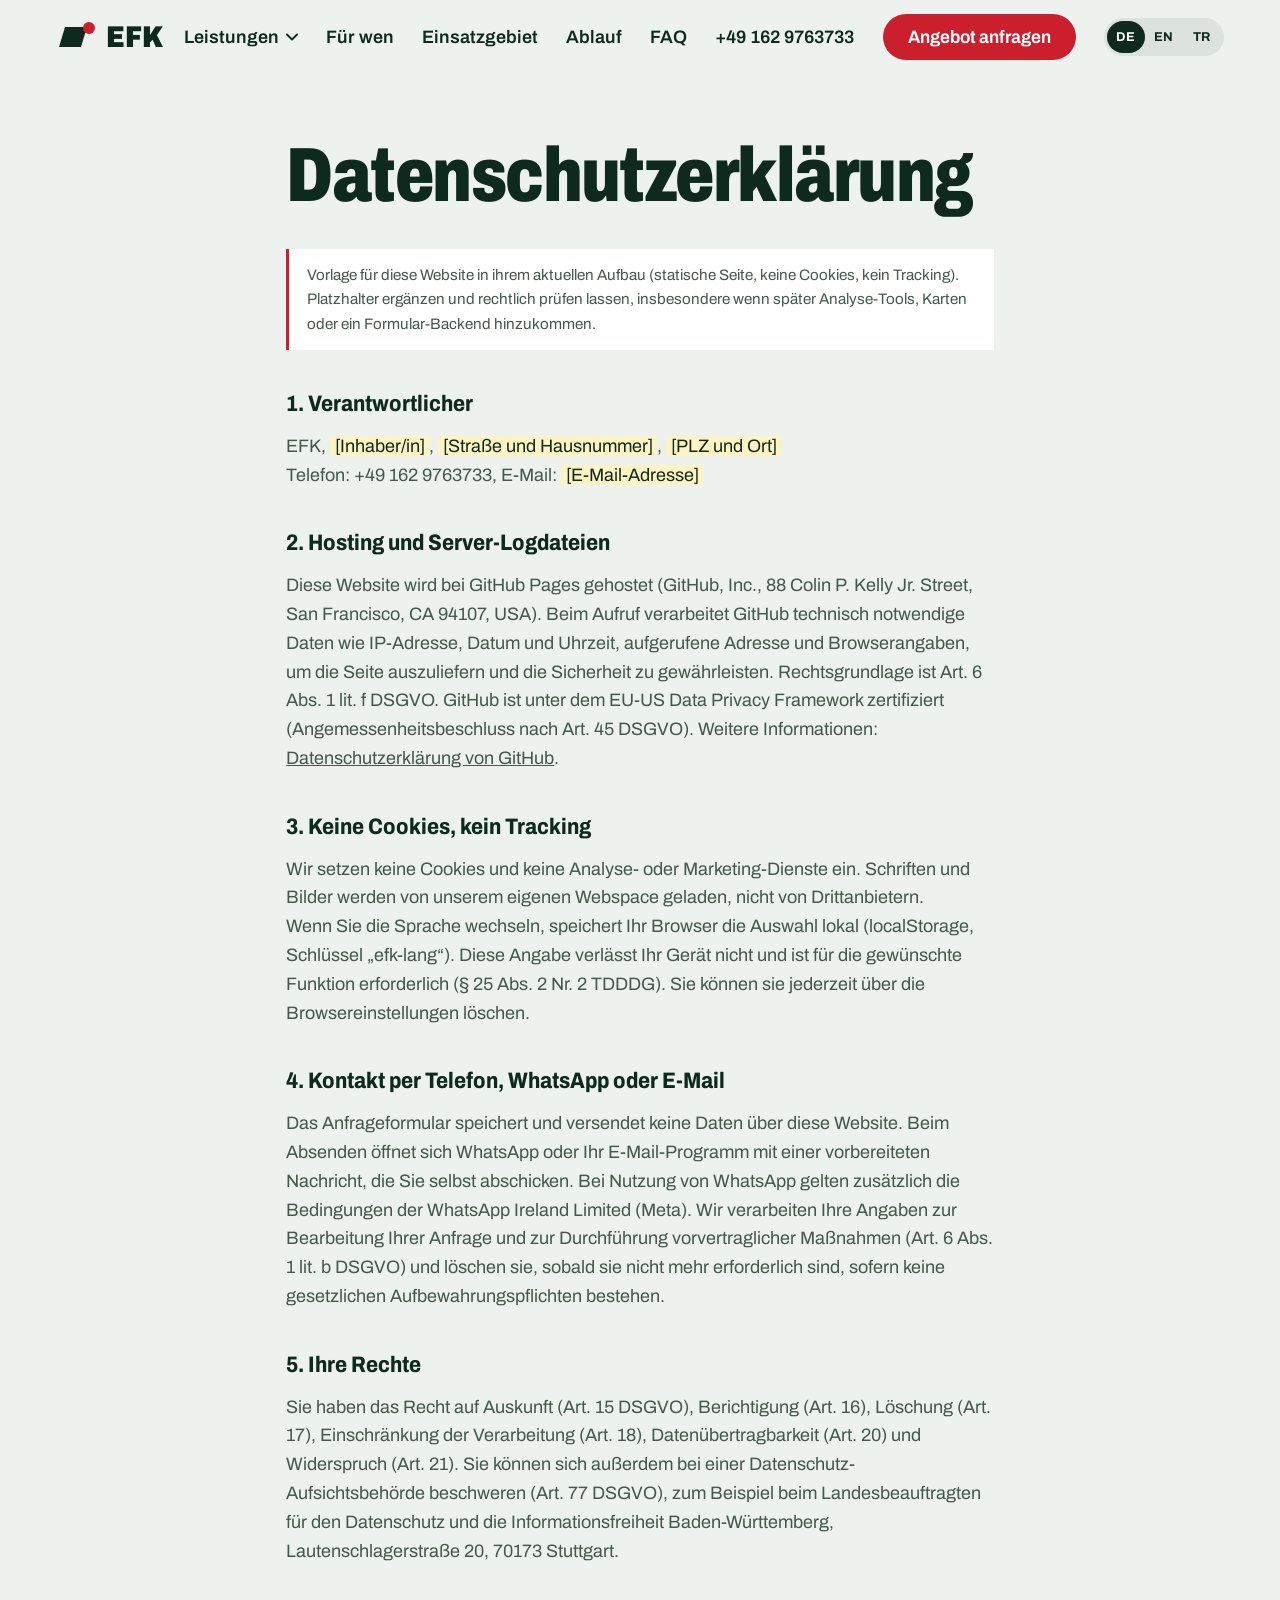
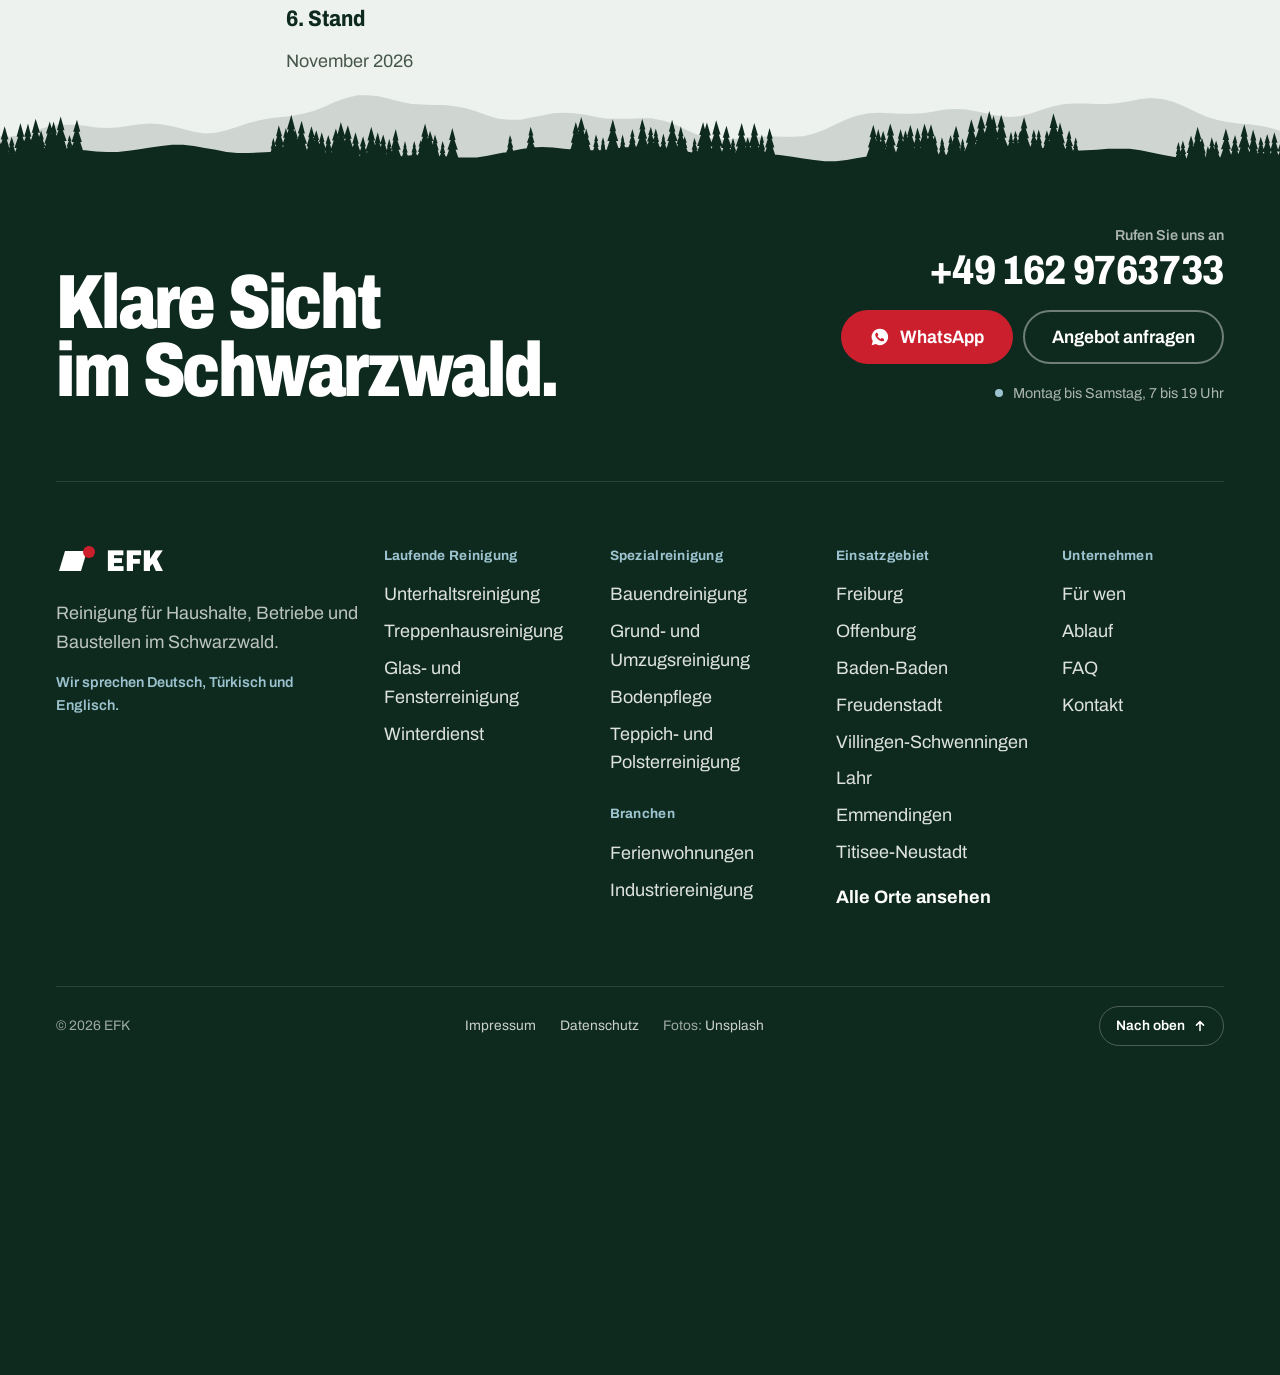
<file: datenschutz.html>
<!doctype html>
<html lang="de" class="no-js">
<head>
  <meta charset="utf-8">
  <meta name="viewport" content="width=device-width, initial-scale=1">
  <title>Datenschutzerklärung | EFK</title>
  <meta name="description" content="Datenschutzerklärung von EFK, Gebäudereinigung im Schwarzwald.">
  <meta name="theme-color" content="#0E2A1E">
  <meta property="og:type" content="website">
  <meta property="og:locale" content="de_DE">
  <meta property="og:title" content="Datenschutzerklärung | EFK">
  <meta property="og:description" content="Datenschutzerklärung von EFK, Gebäudereinigung im Schwarzwald.">
  <link rel="canonical" href="https://oeztuerkhamza.github.io/efk-temizlik/datenschutz.html">
  <link rel="icon" href="./favicon.svg" type="image/svg+xml">
  <link rel="preload" href="./assets/fonts/archivo-latin.woff2" as="font" type="font/woff2" crossorigin>
  <link rel="stylesheet" href="./assets/css/style.css">
  <script>
    document.documentElement.className = 'js';
    try {
      var l = new URLSearchParams(location.search).get('lang') || localStorage.getItem('efk-lang');
      if (l === 'en' || l === 'tr') {
        document.documentElement.classList.add('i18n-pending');
        setTimeout(function () { document.documentElement.classList.remove('i18n-pending'); }, 3000);
      }
    } catch (e) {}
  </script>
</head>
<body class="page-legal" data-root="">
  <a class="skip" href="#inhalt" data-i18n="skip">Zum Inhalt springen</a>

  <header class="site-header" id="top">
    <a class="brand" href="./" aria-label="EFK, zur Startseite" data-i18n-attr="aria-label:aria.home">
      <svg class="brand-mark" viewBox="0 0 40 32" aria-hidden="true">
        <path d="M9 6h22l-6 20H3z" fill="currentColor"/>
        <circle cx="33" cy="7" r="6" fill="#CC1F2D"/>
      </svg>
      <span class="brand-name">EFK</span>
    </a>

    <nav class="nav" id="nav" aria-label="Hauptmenü" data-i18n-attr="aria-label:aria.menu">
      <ul class="nav-list">
        <li class="has-mega">
          <button class="nav-trigger" type="button" aria-expanded="false" aria-controls="mega"><span data-i18n="nav.services">Leistungen</span><svg viewBox="0 0 12 8" aria-hidden="true"><path d="M1 1.5l5 5 5-5" fill="none" stroke="currentColor" stroke-width="1.8" stroke-linecap="round" stroke-linejoin="round"/></svg></button>
          <div class="mega" id="mega">
            <div class="mega-col">
              <p class="mega-title" data-i18n="mega.laufend">Laufende Reinigung</p>
              <ul>
                <li><a href="./leistungen/unterhaltsreinigung/" data-i18n="svc.unterhaltsreinigung">Unterhaltsreinigung</a></li>
                <li><a href="./leistungen/treppenhausreinigung/" data-i18n="svc.treppenhausreinigung">Treppenhausreinigung</a></li>
                <li><a href="./leistungen/glasreinigung/" data-i18n="svc.glasreinigung">Glas- und Fensterreinigung</a></li>
                <li><a href="./leistungen/winterdienst/" data-i18n="svc.winterdienst">Winterdienst</a></li>
              </ul>
            </div>
            <div class="mega-col">
              <p class="mega-title" data-i18n="mega.spezial">Spezialreinigung</p>
              <ul>
                <li><a href="./leistungen/bauendreinigung/" data-i18n="svc.bauendreinigung">Bauendreinigung</a></li>
                <li><a href="./leistungen/grundreinigung/" data-i18n="svc.grundreinigung">Grund- und Umzugsreinigung</a></li>
                <li><a href="./leistungen/bodenpflege/" data-i18n="svc.bodenpflege">Bodenpflege</a></li>
                <li><a href="./leistungen/polsterreinigung/" data-i18n="svc.polsterreinigung">Teppich- und Polsterreinigung</a></li>
              </ul>
            </div>
            <div class="mega-col">
              <p class="mega-title" data-i18n="mega.branchen">Branchen</p>
              <ul>
                <li><a href="./leistungen/ferienwohnungen/" data-i18n="svc.ferienwohnungen">Ferienwohnungen</a></li>
                <li><a href="./leistungen/industriereinigung/" data-i18n="svc.industriereinigung">Industriereinigung</a></li>
              </ul>
            </div>
            <div class="mega-col mega-help">
              <p data-i18n="mega.help">Nicht sicher, welche Leistung passt? Rufen Sie an, wir beraten Sie gern.</p>
              <a class="mega-phone" href="tel:+491629763733">+49 162 9763733</a>
            </div>
          </div>
        </li>
        <li><a href="./#fuer-wen" data-i18n="nav.clients">Für wen</a></li>
        <li><a href="./#gebiet" data-i18n="nav.area">Einsatzgebiet</a></li>
        <li><a href="./#ablauf" data-i18n="nav.process">Ablauf</a></li>
        <li><a href="./#faq" data-i18n="nav.faq">FAQ</a></li>
        <li class="nav-phone"><a href="tel:+491629763733">+49 162 9763733</a></li>
        <li class="nav-cta"><a class="btn btn--red" href="./#kontakt"><span data-i18n="nav.quote">Angebot anfragen</span></a></li>
      </ul>
    </nav>

    <div class="lang" role="group" aria-label="Sprache / Language / Dil">
      <button type="button" data-lang="de" aria-pressed="true" lang="de" title="Deutsch">DE</button>
      <button type="button" data-lang="en" aria-pressed="false" lang="en" title="English">EN</button>
      <button type="button" data-lang="tr" aria-pressed="false" lang="tr" title="Türkçe">TR</button>
    </div>

    <button class="menu-btn" type="button" aria-expanded="false" aria-controls="nav">
      <span data-i18n="menu">Menü</span>
      <span class="menu-btn-bars" aria-hidden="true"><i></i><i></i></span>
    </button>
  </header>

  <main id="inhalt" class="legal">
    <div class="wrap">
      <p class="legal-lang" data-i18n="legal.lang"></p>
      <h1>Datenschutzerklärung</h1>
      <p class="legal-note">Vorlage für diese Website in ihrem aktuellen Aufbau (statische Seite, keine Cookies, kein Tracking). Platzhalter ergänzen und rechtlich prüfen lassen, insbesondere wenn später Analyse-Tools, Karten oder ein Formular-Backend hinzukommen.</p>
      <h2>1. Verantwortlicher</h2>
      <p>EFK, <span class="placeholder">[Inhaber/in]</span>, <span class="placeholder">[Straße und Hausnummer]</span>, <span class="placeholder">[PLZ und Ort]</span><br>Telefon: +49 162 9763733, E-Mail: <span class="placeholder">[E-Mail-Adresse]</span></p>
      <h2>2. Hosting und Server-Logdateien</h2>
      <p>Diese Website wird bei GitHub Pages gehostet (GitHub, Inc., 88 Colin P. Kelly Jr. Street, San Francisco, CA 94107, USA). Beim Aufruf verarbeitet GitHub technisch notwendige Daten wie IP-Adresse, Datum und Uhrzeit, aufgerufene Adresse und Browserangaben, um die Seite auszuliefern und die Sicherheit zu gewährleisten. Rechtsgrundlage ist Art. 6 Abs. 1 lit. f DSGVO. GitHub ist unter dem EU-US Data Privacy Framework zertifiziert (Angemessenheitsbeschluss nach Art. 45 DSGVO). Weitere Informationen: <a href="https://docs.github.com/site-policy/privacy-policies/github-general-privacy-statement" target="_blank" rel="noopener">Datenschutzerklärung von GitHub</a>.</p>
      <h2>3. Keine Cookies, kein Tracking</h2>
      <p>Wir setzen keine Cookies und keine Analyse- oder Marketing-Dienste ein. Schriften und Bilder werden von unserem eigenen Webspace geladen, nicht von Drittanbietern.</p>
      <p>Wenn Sie die Sprache wechseln, speichert Ihr Browser die Auswahl lokal (localStorage, Schlüssel „efk-lang“). Diese Angabe verlässt Ihr Gerät nicht und ist für die gewünschte Funktion erforderlich (§ 25 Abs. 2 Nr. 2 TDDDG). Sie können sie jederzeit über die Browsereinstellungen löschen.</p>
      <h2>4. Kontakt per Telefon, WhatsApp oder E-Mail</h2>
      <p>Das Anfrageformular speichert und versendet keine Daten über diese Website. Beim Absenden öffnet sich WhatsApp oder Ihr E-Mail-Programm mit einer vorbereiteten Nachricht, die Sie selbst abschicken. Bei Nutzung von WhatsApp gelten zusätzlich die Bedingungen der WhatsApp Ireland Limited (Meta). Wir verarbeiten Ihre Angaben zur Bearbeitung Ihrer Anfrage und zur Durchführung vorvertraglicher Maßnahmen (Art. 6 Abs. 1 lit. b DSGVO) und löschen sie, sobald sie nicht mehr erforderlich sind, sofern keine gesetzlichen Aufbewahrungspflichten bestehen.</p>
      <h2>5. Ihre Rechte</h2>
      <p>Sie haben das Recht auf Auskunft (Art. 15 DSGVO), Berichtigung (Art. 16), Löschung (Art. 17), Einschränkung der Verarbeitung (Art. 18), Datenübertragbarkeit (Art. 20) und Widerspruch (Art. 21). Sie können sich außerdem bei einer Datenschutz-Aufsichtsbehörde beschweren (Art. 77 DSGVO), zum Beispiel beim Landesbeauftragten für den Datenschutz und die Informationsfreiheit Baden-Württemberg, Lautenschlagerstraße 20, 70173 Stuttgart.</p>
      <h2>6. Stand</h2>
      <p>November 2026</p>
    </div>
  </main>

  <footer class="footer">
    <div class="footer-ridge" aria-hidden="true"></div>

    <div class="wrap footer-top">
      <p class="footer-claim" data-i18n="hero.title" data-i18n-html>Klare Sicht <br>im Schwarzwald.</p>
      <div class="footer-contact">
        <a class="footer-phone" href="tel:+491629763733"><span data-i18n="footer.callUs">Rufen Sie uns an</span><b>+49 162 9763733</b></a>
        <div class="footer-actions">
          <a class="btn btn--red" href="https://wa.me/491629763733" target="_blank" rel="noopener"><span><svg class="ico" viewBox="0 0 24 24" aria-hidden="true"><path d="M12 2a10 10 0 0 0-8.6 15.1L2 22l5-1.3A10 10 0 1 0 12 2zm5.3 14.1c-.2.6-1.3 1.2-1.8 1.2-.5.1-1 .2-3.3-.7-2.8-1.1-4.5-3.9-4.7-4.1-.1-.2-1.1-1.5-1.1-2.9s.7-2 1-2.3c.2-.3.5-.3.7-.3h.5c.2 0 .4 0 .6.5l.8 1.9c.1.2.1.4 0 .5l-.3.5-.4.4c-.1.1-.3.3-.1.6.1.3.6 1 1.4 1.7 1 .9 1.8 1.1 2 1.3.3.1.4.1.6-.1l.8-1c.2-.3.4-.2.6-.1l1.8.9c.3.1.4.2.5.3.1.2.1.7-.1 1.2z" fill="currentColor"/></svg>WhatsApp</span></a>
          <a class="btn btn--line" href="./#kontakt"><span data-i18n="nav.quote">Angebot anfragen</span></a>
        </div>
        <p class="footer-hours"><span data-i18n="contact.hours">Montag bis Samstag, 7 bis 19 Uhr</span></p>
      </div>
    </div>

    <div class="wrap footer-grid">
      <div class="footer-brand">
        <a class="brand" href="#top" aria-label="Nach oben" data-i18n-attr="aria-label:aria.top">
          <svg class="brand-mark" viewBox="0 0 40 32" aria-hidden="true"><path d="M9 6h22l-6 20H3z" fill="currentColor"/><circle cx="33" cy="7" r="6" fill="#CC1F2D"/></svg>
          <span class="brand-name">EFK</span>
        </a>
        <p data-i18n="footer.about">Reinigung für Haushalte, Betriebe und Baustellen im Schwarzwald.</p>
        <p class="footer-langs" data-i18n="footer.langs">Wir sprechen Deutsch, Türkisch und Englisch.</p>
      </div>

      <nav class="footer-col" aria-labelledby="fc1">
        <h3 id="fc1" data-i18n="mega.laufend">Laufende Reinigung</h3>
        <ul>
          <li><a href="./leistungen/unterhaltsreinigung/" data-i18n="svc.unterhaltsreinigung">Unterhaltsreinigung</a></li>
          <li><a href="./leistungen/treppenhausreinigung/" data-i18n="svc.treppenhausreinigung">Treppenhausreinigung</a></li>
          <li><a href="./leistungen/glasreinigung/" data-i18n="svc.glasreinigung">Glas- und Fensterreinigung</a></li>
          <li><a href="./leistungen/winterdienst/" data-i18n="svc.winterdienst">Winterdienst</a></li>
        </ul>
      </nav>

      <nav class="footer-col" aria-labelledby="fc2">
        <h3 id="fc2" data-i18n="mega.spezial">Spezialreinigung</h3>
        <ul>
          <li><a href="./leistungen/bauendreinigung/" data-i18n="svc.bauendreinigung">Bauendreinigung</a></li>
          <li><a href="./leistungen/grundreinigung/" data-i18n="svc.grundreinigung">Grund- und Umzugsreinigung</a></li>
          <li><a href="./leistungen/bodenpflege/" data-i18n="svc.bodenpflege">Bodenpflege</a></li>
          <li><a href="./leistungen/polsterreinigung/" data-i18n="svc.polsterreinigung">Teppich- und Polsterreinigung</a></li>
        </ul>
        <h3 class="footer-sub" id="fc3" data-i18n="mega.branchen">Branchen</h3>
        <ul aria-labelledby="fc3">
          <li><a href="./leistungen/ferienwohnungen/" data-i18n="svc.ferienwohnungen">Ferienwohnungen</a></li>
          <li><a href="./leistungen/industriereinigung/" data-i18n="svc.industriereinigung">Industriereinigung</a></li>
        </ul>
      </nav>

      <nav class="footer-col" aria-labelledby="fc4">
        <h3 id="fc4" data-i18n="nav.area">Einsatzgebiet</h3>
        <ul class="footer-towns">
          <li><a href="./#gebiet">Freiburg</a></li>
          <li><a href="./#gebiet">Offenburg</a></li>
          <li><a href="./#gebiet">Baden-Baden</a></li>
          <li><a href="./#gebiet">Freudenstadt</a></li>
          <li><a href="./#gebiet">Villingen-Schwenningen</a></li>
          <li><a href="./#gebiet">Lahr</a></li>
          <li><a href="./#gebiet">Emmendingen</a></li>
          <li><a href="./#gebiet">Titisee-Neustadt</a></li>
        </ul>
        <a class="footer-more" href="./#gebiet" data-i18n="footer.allTowns">Alle Orte ansehen</a>
      </nav>

      <nav class="footer-col" aria-labelledby="fc5">
        <h3 id="fc5" data-i18n="footer.company">Unternehmen</h3>
        <ul>
          <li><a href="./#fuer-wen" data-i18n="nav.clients">Für wen</a></li>
          <li><a href="./#ablauf" data-i18n="nav.process">Ablauf</a></li>
          <li><a href="./#faq" data-i18n="nav.faq">FAQ</a></li>
          <li><a href="./#kontakt" data-i18n="nav.contact">Kontakt</a></li>
        </ul>
      </nav>
    </div>

    <div class="wrap footer-bottom">
      <p>&copy; <span class="year">2026</span> EFK</p>
      <ul class="footer-legal">
        <li><a href="./impressum.html">Impressum</a></li>
        <li><a href="./datenschutz.html" data-i18n="footer.privacy">Datenschutz</a></li>
        <li data-i18n="footer.photos" data-i18n-html>Fotos: <a href="https://unsplash.com" target="_blank" rel="noopener">Unsplash</a></li>
      </ul>
      <a class="to-top" href="#top"><span data-i18n="footer.top">Nach oben</span><svg viewBox="0 0 16 16" aria-hidden="true"><path d="M8 13V3M4 7l4-4 4 4" fill="none" stroke="currentColor" stroke-width="1.8" stroke-linecap="round" stroke-linejoin="round"/></svg></a>
    </div>

    <div class="wordmark" aria-hidden="true"><span><i>E</i></span><span><i>F</i></span><span><i>K</i></span></div>

    <div class="action-bar" role="group" aria-label="Schnellkontakt" data-i18n-attr="aria-label:bar.label">
      <a class="ab-call" href="tel:+491629763733"><svg class="ico" viewBox="0 0 24 24" aria-hidden="true"><path d="M6.6 10.8a15.1 15.1 0 0 0 6.6 6.6l2.2-2.2a1 1 0 0 1 1-.25 11.4 11.4 0 0 0 3.6.57 1 1 0 0 1 1 1V20a1 1 0 0 1-1 1A17 17 0 0 1 3 4a1 1 0 0 1 1-1h3.5a1 1 0 0 1 1 1c0 1.25.2 2.45.57 3.6a1 1 0 0 1-.25 1z" fill="currentColor"/></svg><span data-i18n="bar.call">Anrufen</span></a>
      <a class="ab-wa" href="https://wa.me/491629763733" target="_blank" rel="noopener"><svg class="ico" viewBox="0 0 24 24" aria-hidden="true"><path d="M12 2a10 10 0 0 0-8.6 15.1L2 22l5-1.3A10 10 0 1 0 12 2zm5.3 14.1c-.2.6-1.3 1.2-1.8 1.2-.5.1-1 .2-3.3-.7-2.8-1.1-4.5-3.9-4.7-4.1-.1-.2-1.1-1.5-1.1-2.9s.7-2 1-2.3c.2-.3.5-.3.7-.3h.5c.2 0 .4 0 .6.5l.8 1.9c.1.2.1.4 0 .5l-.3.5-.4.4c-.1.1-.3.3-.1.6.1.3.6 1 1.4 1.7 1 .9 1.8 1.1 2 1.3.3.1.4.1.6-.1l.8-1c.2-.3.4-.2.6-.1l1.8.9c.3.1.4.2.5.3.1.2.1.7-.1 1.2z" fill="currentColor"/></svg><span>WhatsApp</span></a>
    </div>
  </footer>

  <script src="./assets/vendor/gsap.min.js"></script>
  <script src="./assets/vendor/ScrollTrigger.min.js"></script>
  <script src="./assets/vendor/lenis.min.js"></script>
  <script src="./assets/js/i18n.js"></script>
  <script src="./assets/js/main.js"></script>
</body>
</html>
</file>
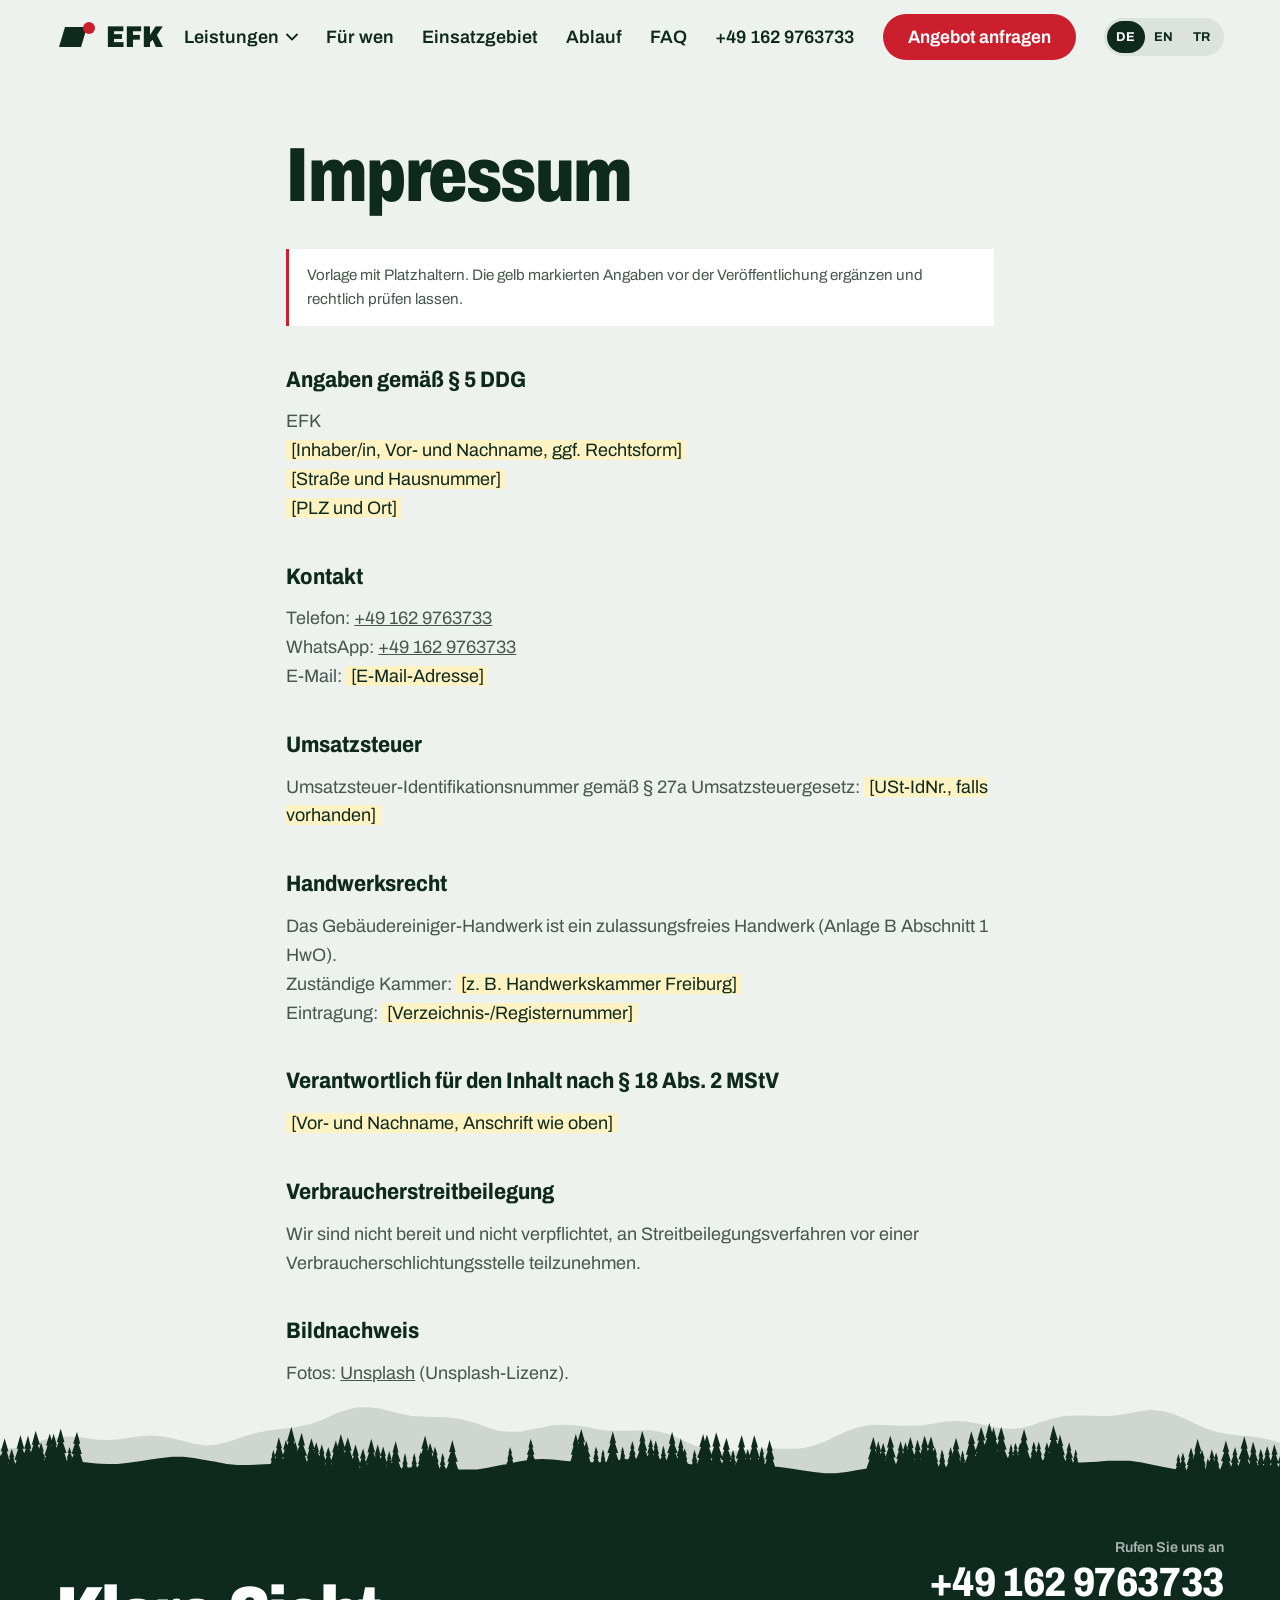
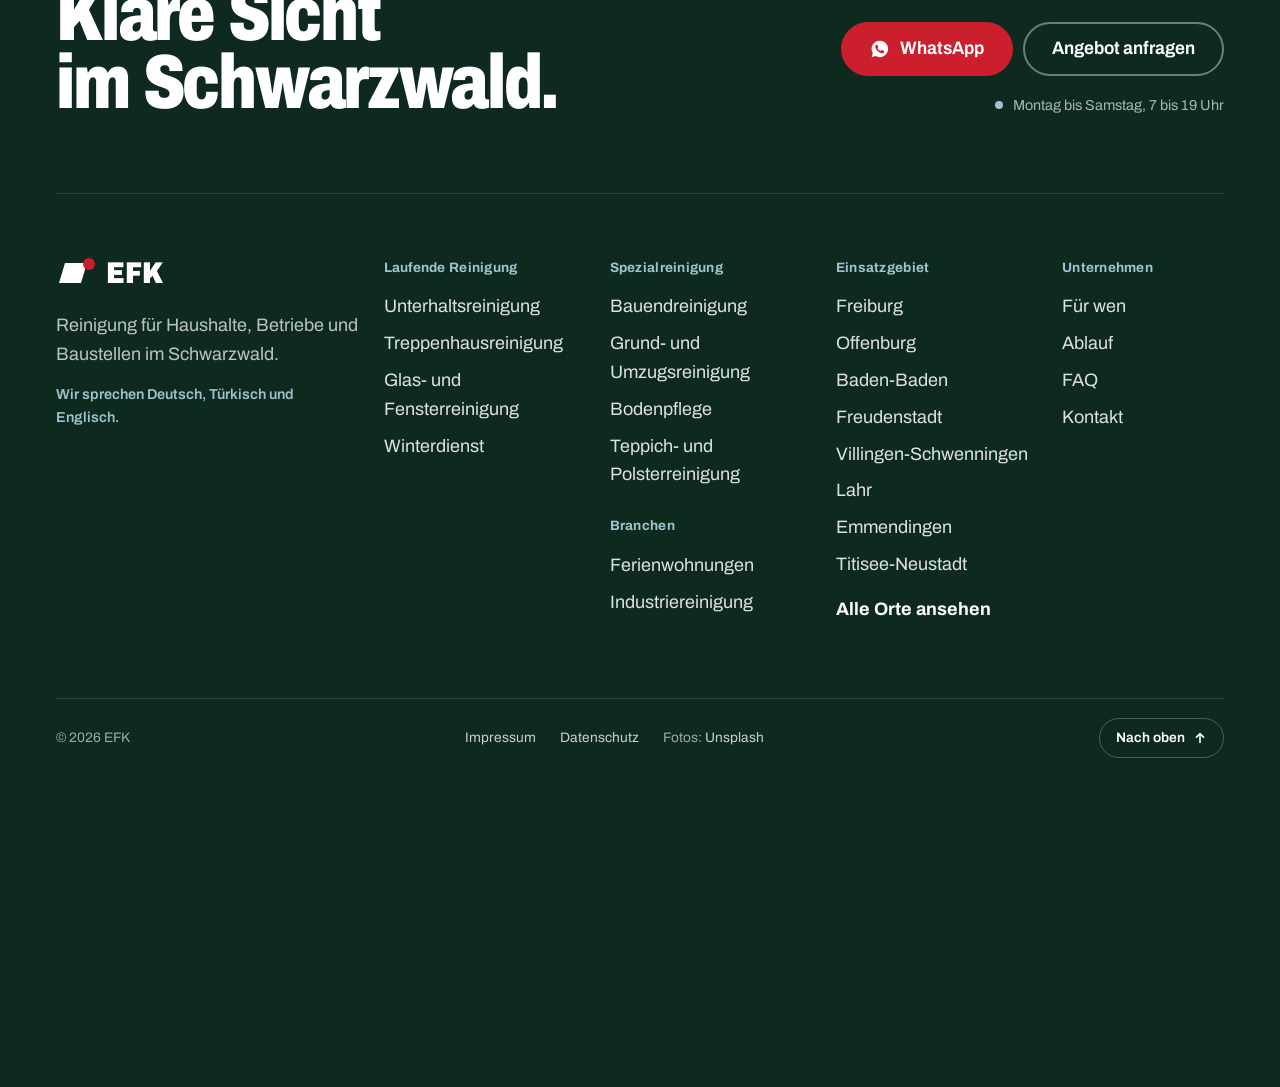
<file: impressum.html>
<!doctype html>
<html lang="de" class="no-js">
<head>
  <meta charset="utf-8">
  <meta name="viewport" content="width=device-width, initial-scale=1">
  <title>Impressum | EFK</title>
  <meta name="description" content="Impressum von EFK, Gebäudereinigung im Schwarzwald.">
  <meta name="theme-color" content="#0E2A1E">
  <meta property="og:type" content="website">
  <meta property="og:locale" content="de_DE">
  <meta property="og:title" content="Impressum | EFK">
  <meta property="og:description" content="Impressum von EFK, Gebäudereinigung im Schwarzwald.">
  <link rel="canonical" href="https://oeztuerkhamza.github.io/efk-temizlik/impressum.html">
  <link rel="icon" href="./favicon.svg" type="image/svg+xml">
  <link rel="preload" href="./assets/fonts/archivo-latin.woff2" as="font" type="font/woff2" crossorigin>
  <link rel="stylesheet" href="./assets/css/style.css">
  <script>
    document.documentElement.className = 'js';
    try {
      var l = new URLSearchParams(location.search).get('lang') || localStorage.getItem('efk-lang');
      if (l === 'en' || l === 'tr') {
        document.documentElement.classList.add('i18n-pending');
        setTimeout(function () { document.documentElement.classList.remove('i18n-pending'); }, 3000);
      }
    } catch (e) {}
  </script>
</head>
<body class="page-legal" data-root="">
  <a class="skip" href="#inhalt" data-i18n="skip">Zum Inhalt springen</a>

  <header class="site-header" id="top">
    <a class="brand" href="./" aria-label="EFK, zur Startseite" data-i18n-attr="aria-label:aria.home">
      <svg class="brand-mark" viewBox="0 0 40 32" aria-hidden="true">
        <path d="M9 6h22l-6 20H3z" fill="currentColor"/>
        <circle cx="33" cy="7" r="6" fill="#CC1F2D"/>
      </svg>
      <span class="brand-name">EFK</span>
    </a>

    <nav class="nav" id="nav" aria-label="Hauptmenü" data-i18n-attr="aria-label:aria.menu">
      <ul class="nav-list">
        <li class="has-mega">
          <button class="nav-trigger" type="button" aria-expanded="false" aria-controls="mega"><span data-i18n="nav.services">Leistungen</span><svg viewBox="0 0 12 8" aria-hidden="true"><path d="M1 1.5l5 5 5-5" fill="none" stroke="currentColor" stroke-width="1.8" stroke-linecap="round" stroke-linejoin="round"/></svg></button>
          <div class="mega" id="mega">
            <div class="mega-col">
              <p class="mega-title" data-i18n="mega.laufend">Laufende Reinigung</p>
              <ul>
                <li><a href="./leistungen/unterhaltsreinigung/" data-i18n="svc.unterhaltsreinigung">Unterhaltsreinigung</a></li>
                <li><a href="./leistungen/treppenhausreinigung/" data-i18n="svc.treppenhausreinigung">Treppenhausreinigung</a></li>
                <li><a href="./leistungen/glasreinigung/" data-i18n="svc.glasreinigung">Glas- und Fensterreinigung</a></li>
                <li><a href="./leistungen/winterdienst/" data-i18n="svc.winterdienst">Winterdienst</a></li>
              </ul>
            </div>
            <div class="mega-col">
              <p class="mega-title" data-i18n="mega.spezial">Spezialreinigung</p>
              <ul>
                <li><a href="./leistungen/bauendreinigung/" data-i18n="svc.bauendreinigung">Bauendreinigung</a></li>
                <li><a href="./leistungen/grundreinigung/" data-i18n="svc.grundreinigung">Grund- und Umzugsreinigung</a></li>
                <li><a href="./leistungen/bodenpflege/" data-i18n="svc.bodenpflege">Bodenpflege</a></li>
                <li><a href="./leistungen/polsterreinigung/" data-i18n="svc.polsterreinigung">Teppich- und Polsterreinigung</a></li>
              </ul>
            </div>
            <div class="mega-col">
              <p class="mega-title" data-i18n="mega.branchen">Branchen</p>
              <ul>
                <li><a href="./leistungen/ferienwohnungen/" data-i18n="svc.ferienwohnungen">Ferienwohnungen</a></li>
                <li><a href="./leistungen/industriereinigung/" data-i18n="svc.industriereinigung">Industriereinigung</a></li>
              </ul>
            </div>
            <div class="mega-col mega-help">
              <p data-i18n="mega.help">Nicht sicher, welche Leistung passt? Rufen Sie an, wir beraten Sie gern.</p>
              <a class="mega-phone" href="tel:+491629763733">+49 162 9763733</a>
            </div>
          </div>
        </li>
        <li><a href="./#fuer-wen" data-i18n="nav.clients">Für wen</a></li>
        <li><a href="./#gebiet" data-i18n="nav.area">Einsatzgebiet</a></li>
        <li><a href="./#ablauf" data-i18n="nav.process">Ablauf</a></li>
        <li><a href="./#faq" data-i18n="nav.faq">FAQ</a></li>
        <li class="nav-phone"><a href="tel:+491629763733">+49 162 9763733</a></li>
        <li class="nav-cta"><a class="btn btn--red" href="./#kontakt"><span data-i18n="nav.quote">Angebot anfragen</span></a></li>
      </ul>
    </nav>

    <div class="lang" role="group" aria-label="Sprache / Language / Dil">
      <button type="button" data-lang="de" aria-pressed="true" lang="de" title="Deutsch">DE</button>
      <button type="button" data-lang="en" aria-pressed="false" lang="en" title="English">EN</button>
      <button type="button" data-lang="tr" aria-pressed="false" lang="tr" title="Türkçe">TR</button>
    </div>

    <button class="menu-btn" type="button" aria-expanded="false" aria-controls="nav">
      <span data-i18n="menu">Menü</span>
      <span class="menu-btn-bars" aria-hidden="true"><i></i><i></i></span>
    </button>
  </header>

  <main id="inhalt" class="legal">
    <div class="wrap">
      <p class="legal-lang" data-i18n="legal.lang"></p>
      <h1>Impressum</h1>
      <p class="legal-note">Vorlage mit Platzhaltern. Die gelb markierten Angaben vor der Veröffentlichung ergänzen und rechtlich prüfen lassen.</p>
      <h2>Angaben gemäß § 5 DDG</h2>
      <p>EFK<br><span class="placeholder">[Inhaber/in, Vor- und Nachname, ggf. Rechtsform]</span><br><span class="placeholder">[Straße und Hausnummer]</span><br><span class="placeholder">[PLZ und Ort]</span></p>
      <h2>Kontakt</h2>
      <p>Telefon: <a href="tel:+491629763733">+49 162 9763733</a><br>WhatsApp: <a href="https://wa.me/491629763733">+49 162 9763733</a><br>E-Mail: <span class="placeholder">[E-Mail-Adresse]</span></p>
      <h2>Umsatzsteuer</h2>
      <p>Umsatzsteuer-Identifikationsnummer gemäß § 27a Umsatzsteuergesetz: <span class="placeholder">[USt-IdNr., falls vorhanden]</span></p>
      <h2>Handwerksrecht</h2>
      <p>Das Gebäudereiniger-Handwerk ist ein zulassungsfreies Handwerk (Anlage B Abschnitt 1 HwO).<br>Zuständige Kammer: <span class="placeholder">[z. B. Handwerkskammer Freiburg]</span><br>Eintragung: <span class="placeholder">[Verzeichnis-/Registernummer]</span></p>
      <h2>Verantwortlich für den Inhalt nach § 18 Abs. 2 MStV</h2>
      <p><span class="placeholder">[Vor- und Nachname, Anschrift wie oben]</span></p>
      <h2>Verbraucherstreitbeilegung</h2>
      <p>Wir sind nicht bereit und nicht verpflichtet, an Streitbeilegungsverfahren vor einer Verbraucherschlichtungsstelle teilzunehmen.</p>
      <h2>Bildnachweis</h2>
      <p>Fotos: <a href="https://unsplash.com" target="_blank" rel="noopener">Unsplash</a> (Unsplash-Lizenz).</p>
    </div>
  </main>

  <footer class="footer">
    <div class="footer-ridge" aria-hidden="true"></div>

    <div class="wrap footer-top">
      <p class="footer-claim" data-i18n="hero.title" data-i18n-html>Klare Sicht <br>im Schwarzwald.</p>
      <div class="footer-contact">
        <a class="footer-phone" href="tel:+491629763733"><span data-i18n="footer.callUs">Rufen Sie uns an</span><b>+49 162 9763733</b></a>
        <div class="footer-actions">
          <a class="btn btn--red" href="https://wa.me/491629763733" target="_blank" rel="noopener"><span><svg class="ico" viewBox="0 0 24 24" aria-hidden="true"><path d="M12 2a10 10 0 0 0-8.6 15.1L2 22l5-1.3A10 10 0 1 0 12 2zm5.3 14.1c-.2.6-1.3 1.2-1.8 1.2-.5.1-1 .2-3.3-.7-2.8-1.1-4.5-3.9-4.7-4.1-.1-.2-1.1-1.5-1.1-2.9s.7-2 1-2.3c.2-.3.5-.3.7-.3h.5c.2 0 .4 0 .6.5l.8 1.9c.1.2.1.4 0 .5l-.3.5-.4.4c-.1.1-.3.3-.1.6.1.3.6 1 1.4 1.7 1 .9 1.8 1.1 2 1.3.3.1.4.1.6-.1l.8-1c.2-.3.4-.2.6-.1l1.8.9c.3.1.4.2.5.3.1.2.1.7-.1 1.2z" fill="currentColor"/></svg>WhatsApp</span></a>
          <a class="btn btn--line" href="./#kontakt"><span data-i18n="nav.quote">Angebot anfragen</span></a>
        </div>
        <p class="footer-hours"><span data-i18n="contact.hours">Montag bis Samstag, 7 bis 19 Uhr</span></p>
      </div>
    </div>

    <div class="wrap footer-grid">
      <div class="footer-brand">
        <a class="brand" href="#top" aria-label="Nach oben" data-i18n-attr="aria-label:aria.top">
          <svg class="brand-mark" viewBox="0 0 40 32" aria-hidden="true"><path d="M9 6h22l-6 20H3z" fill="currentColor"/><circle cx="33" cy="7" r="6" fill="#CC1F2D"/></svg>
          <span class="brand-name">EFK</span>
        </a>
        <p data-i18n="footer.about">Reinigung für Haushalte, Betriebe und Baustellen im Schwarzwald.</p>
        <p class="footer-langs" data-i18n="footer.langs">Wir sprechen Deutsch, Türkisch und Englisch.</p>
      </div>

      <nav class="footer-col" aria-labelledby="fc1">
        <h3 id="fc1" data-i18n="mega.laufend">Laufende Reinigung</h3>
        <ul>
          <li><a href="./leistungen/unterhaltsreinigung/" data-i18n="svc.unterhaltsreinigung">Unterhaltsreinigung</a></li>
          <li><a href="./leistungen/treppenhausreinigung/" data-i18n="svc.treppenhausreinigung">Treppenhausreinigung</a></li>
          <li><a href="./leistungen/glasreinigung/" data-i18n="svc.glasreinigung">Glas- und Fensterreinigung</a></li>
          <li><a href="./leistungen/winterdienst/" data-i18n="svc.winterdienst">Winterdienst</a></li>
        </ul>
      </nav>

      <nav class="footer-col" aria-labelledby="fc2">
        <h3 id="fc2" data-i18n="mega.spezial">Spezialreinigung</h3>
        <ul>
          <li><a href="./leistungen/bauendreinigung/" data-i18n="svc.bauendreinigung">Bauendreinigung</a></li>
          <li><a href="./leistungen/grundreinigung/" data-i18n="svc.grundreinigung">Grund- und Umzugsreinigung</a></li>
          <li><a href="./leistungen/bodenpflege/" data-i18n="svc.bodenpflege">Bodenpflege</a></li>
          <li><a href="./leistungen/polsterreinigung/" data-i18n="svc.polsterreinigung">Teppich- und Polsterreinigung</a></li>
        </ul>
        <h3 class="footer-sub" id="fc3" data-i18n="mega.branchen">Branchen</h3>
        <ul aria-labelledby="fc3">
          <li><a href="./leistungen/ferienwohnungen/" data-i18n="svc.ferienwohnungen">Ferienwohnungen</a></li>
          <li><a href="./leistungen/industriereinigung/" data-i18n="svc.industriereinigung">Industriereinigung</a></li>
        </ul>
      </nav>

      <nav class="footer-col" aria-labelledby="fc4">
        <h3 id="fc4" data-i18n="nav.area">Einsatzgebiet</h3>
        <ul class="footer-towns">
          <li><a href="./#gebiet">Freiburg</a></li>
          <li><a href="./#gebiet">Offenburg</a></li>
          <li><a href="./#gebiet">Baden-Baden</a></li>
          <li><a href="./#gebiet">Freudenstadt</a></li>
          <li><a href="./#gebiet">Villingen-Schwenningen</a></li>
          <li><a href="./#gebiet">Lahr</a></li>
          <li><a href="./#gebiet">Emmendingen</a></li>
          <li><a href="./#gebiet">Titisee-Neustadt</a></li>
        </ul>
        <a class="footer-more" href="./#gebiet" data-i18n="footer.allTowns">Alle Orte ansehen</a>
      </nav>

      <nav class="footer-col" aria-labelledby="fc5">
        <h3 id="fc5" data-i18n="footer.company">Unternehmen</h3>
        <ul>
          <li><a href="./#fuer-wen" data-i18n="nav.clients">Für wen</a></li>
          <li><a href="./#ablauf" data-i18n="nav.process">Ablauf</a></li>
          <li><a href="./#faq" data-i18n="nav.faq">FAQ</a></li>
          <li><a href="./#kontakt" data-i18n="nav.contact">Kontakt</a></li>
        </ul>
      </nav>
    </div>

    <div class="wrap footer-bottom">
      <p>&copy; <span class="year">2026</span> EFK</p>
      <ul class="footer-legal">
        <li><a href="./impressum.html">Impressum</a></li>
        <li><a href="./datenschutz.html" data-i18n="footer.privacy">Datenschutz</a></li>
        <li data-i18n="footer.photos" data-i18n-html>Fotos: <a href="https://unsplash.com" target="_blank" rel="noopener">Unsplash</a></li>
      </ul>
      <a class="to-top" href="#top"><span data-i18n="footer.top">Nach oben</span><svg viewBox="0 0 16 16" aria-hidden="true"><path d="M8 13V3M4 7l4-4 4 4" fill="none" stroke="currentColor" stroke-width="1.8" stroke-linecap="round" stroke-linejoin="round"/></svg></a>
    </div>

    <div class="wordmark" aria-hidden="true"><span><i>E</i></span><span><i>F</i></span><span><i>K</i></span></div>

    <div class="action-bar" role="group" aria-label="Schnellkontakt" data-i18n-attr="aria-label:bar.label">
      <a class="ab-call" href="tel:+491629763733"><svg class="ico" viewBox="0 0 24 24" aria-hidden="true"><path d="M6.6 10.8a15.1 15.1 0 0 0 6.6 6.6l2.2-2.2a1 1 0 0 1 1-.25 11.4 11.4 0 0 0 3.6.57 1 1 0 0 1 1 1V20a1 1 0 0 1-1 1A17 17 0 0 1 3 4a1 1 0 0 1 1-1h3.5a1 1 0 0 1 1 1c0 1.25.2 2.45.57 3.6a1 1 0 0 1-.25 1z" fill="currentColor"/></svg><span data-i18n="bar.call">Anrufen</span></a>
      <a class="ab-wa" href="https://wa.me/491629763733" target="_blank" rel="noopener"><svg class="ico" viewBox="0 0 24 24" aria-hidden="true"><path d="M12 2a10 10 0 0 0-8.6 15.1L2 22l5-1.3A10 10 0 1 0 12 2zm5.3 14.1c-.2.6-1.3 1.2-1.8 1.2-.5.1-1 .2-3.3-.7-2.8-1.1-4.5-3.9-4.7-4.1-.1-.2-1.1-1.5-1.1-2.9s.7-2 1-2.3c.2-.3.5-.3.7-.3h.5c.2 0 .4 0 .6.5l.8 1.9c.1.2.1.4 0 .5l-.3.5-.4.4c-.1.1-.3.3-.1.6.1.3.6 1 1.4 1.7 1 .9 1.8 1.1 2 1.3.3.1.4.1.6-.1l.8-1c.2-.3.4-.2.6-.1l1.8.9c.3.1.4.2.5.3.1.2.1.7-.1 1.2z" fill="currentColor"/></svg><span>WhatsApp</span></a>
    </div>
  </footer>

  <script src="./assets/vendor/gsap.min.js"></script>
  <script src="./assets/vendor/ScrollTrigger.min.js"></script>
  <script src="./assets/vendor/lenis.min.js"></script>
  <script src="./assets/js/i18n.js"></script>
  <script src="./assets/js/main.js"></script>
</body>
</html>
</file>
<file: assets/css/style.css>
/* =========================================================
   EFK, Gebäudereinigung im Schwarzwald
   Tanne (Tannengrün), Nebel (Morgennebel), Rot (Bollenhut)
   ========================================================= */

@font-face {
  font-family: "Archivo";
  src: url("../fonts/archivo-latin-ext.woff2") format("woff2");
  font-weight: 100 900; font-stretch: 62% 125%; font-style: normal; font-display: swap;
  unicode-range: U+0100-02BA, U+02BD-02C5, U+02C7-02CC, U+02CE-02D7, U+02DD-02FF, U+0304, U+0308, U+0329, U+1D00-1DBF, U+1E00-1E9F, U+1EF2-1EFF, U+2020, U+20A0-20AB, U+20AD-20C4, U+2113, U+2C60-2C7F, U+A720-A7FF;
}
@font-face {
  font-family: "Archivo";
  src: url("../fonts/archivo-latin.woff2") format("woff2");
  font-weight: 100 900; font-stretch: 62% 125%; font-style: normal; font-display: swap;
  unicode-range: U+0000-00FF, U+0131, U+0152-0153, U+02BB-02BC, U+02C6, U+02DA, U+02DC, U+0304, U+0308, U+0329, U+2000-206F, U+20AC, U+2122, U+2191, U+2193, U+2212, U+2215, U+FEFF, U+FFFD;
}

:root {
  --tanne: #0e2a1e;
  --tanne-2: #183c2b;
  --tanne-3: #24513b;
  --rot: #cc1f2d;
  --rot-2: #a91522;
  --nebel: #eef2ee;
  --nebel-2: #dce5dd;
  --stein: #46574c;
  --wasser: #9cc3cf;
  --white: #fff;

  --font: "Archivo", system-ui, -apple-system, "Segoe UI", sans-serif;
  --gutter: clamp(20px, 4.4vw, 72px);
  --max: 1320px;
  --ease: cubic-bezier(.7, 0, .2, 1);
}

*, *::before, *::after { box-sizing: border-box; }
html { -webkit-text-size-adjust: 100%; scroll-padding-top: 84px; }
html:not(.lenis) { scroll-behavior: smooth; }
html.lenis, html.lenis body { height: auto; }
.lenis.lenis-smooth { scroll-behavior: auto !important; }
.lenis.lenis-stopped { overflow: hidden; }
html.i18n-pending body { visibility: hidden; }

body {
  margin: 0;
  font-family: var(--font);
  font-size: clamp(16px, .3vw + 15px, 18px);
  line-height: 1.6;
  color: var(--tanne);
  background: var(--nebel);
  overflow-x: clip;
  font-kerning: normal;
}
img { display: block; max-width: 100%; height: auto; }
h1, h2, h3, p, ul, ol, dl, dd, figure { margin: 0; }
ul, ol { padding: 0; list-style: none; }
a { color: inherit; }
button, input, select, textarea { font: inherit; color: inherit; }
[hidden] { display: none !important; }

:focus-visible { outline: 3px solid var(--rot); outline-offset: 3px; }

.skip {
  position: fixed; left: 12px; top: -80px; z-index: 100;
  padding: 10px 16px; background: var(--rot); color: var(--white); font-weight: 700; text-decoration: none;
}
.skip:focus { top: 12px; }

.wrap { width: 100%; max-width: var(--max); margin: 0 auto; padding: 0 var(--gutter); }

/* ---------- Typografie ---------- */
.h2 {
  font-weight: 800; font-stretch: 78%;
  font-size: clamp(42px, 6.2vw, 96px);
  line-height: .94; letter-spacing: -.02em;
  text-wrap: balance;
}
:lang(de) .h2, :lang(de) h3 { hyphens: manual; }
.h2, .hero-title, .lp-hero h1, .panel h3, .svc h3, .step h3, .statement { word-spacing: .07em; }

/* ---------- Buttons ---------- */
.btn {
  display: inline-flex; align-items: center; justify-content: center;
  min-height: 48px; padding: .8em 1.5em;
  border: 2px solid transparent; border-radius: 999px;
  font-weight: 650; font-stretch: 95%; line-height: 1.15; text-decoration: none; text-align: center;
  cursor: pointer;
  transition: background-color .2s, color .2s, border-color .2s, transform .2s;
}
.btn > span { display: inline-flex; align-items: center; gap: .55em; }
.btn--lg { min-height: 56px; padding: .95em 1.8em; font-size: 1.04em; }
.btn--red { background: var(--rot); color: var(--white); }
.btn--red:hover { background: var(--rot-2); }
.btn--ghost { border-color: currentColor; background: transparent; }
.btn--ghost:hover { background: var(--tanne); border-color: var(--tanne); color: var(--white); }
.btn--dark { background: var(--tanne); color: var(--white); }
.btn--dark:hover { background: var(--tanne-3); }
.btn:active { transform: translateY(1px); }
.ico { width: 1.1em; height: 1.1em; flex: none; }

/* Haken-Liste */
.checks { display: grid; gap: 8px; }
.checks li { position: relative; padding-left: 30px; }
.checks li::before {
  content: ""; position: absolute; left: 0; top: .32em;
  width: 18px; height: 18px; border-radius: 50%; background: var(--rot);
}
.checks li::after {
  content: ""; position: absolute; left: 6px; top: calc(.32em + 4px);
  width: 5px; height: 9px; border: solid var(--white); border-width: 0 2px 2px 0; transform: rotate(45deg);
}

/* =========================================================
   HEADER
   ========================================================= */
.site-header {
  position: fixed; inset: 0 0 auto 0; z-index: 50;
  display: flex; align-items: center; gap: 12px;
  padding: 14px var(--gutter);
  transition: background-color .3s, transform .45s var(--ease), box-shadow .3s;
}
.site-header.is-solid {
  background: rgba(238, 242, 238, .9);
  -webkit-backdrop-filter: blur(14px); backdrop-filter: blur(14px);
  box-shadow: 0 1px 0 rgba(14, 42, 30, .08);
}
.site-header.is-hidden { transform: translateY(-110%); }

.brand { display: inline-flex; align-items: center; gap: 10px; text-decoration: none; color: var(--tanne); }
.brand-mark { width: 40px; height: 32px; }
.brand-name { font-weight: 900; font-stretch: 85%; font-size: 30px; line-height: 1; letter-spacing: -.01em; }

.nav { margin-left: auto; }
.nav-list { display: flex; align-items: center; gap: clamp(16px, 2.2vw, 34px); }
.nav-list a:not(.btn) {
  font-weight: 600; text-decoration: none; padding: 6px 0;
  background: linear-gradient(var(--rot), var(--rot)) 0 100% / 0 2px no-repeat;
  transition: background-size .25s;
}
.nav-list a:not(.btn):hover { background-size: 100% 2px; }
.nav-cta .btn { min-height: 44px; padding: .6em 1.3em; }

.lang { display: inline-flex; padding: 3px; border-radius: 999px; background: rgba(14, 42, 30, .08); margin-left: clamp(8px, 1.2vw, 18px); }
.lang button {
  min-width: 38px; padding: 6px 8px; border: 0; border-radius: 999px; background: transparent;
  font-weight: 700; font-size: .8rem; letter-spacing: .03em; cursor: pointer; color: var(--tanne);
  transition: background-color .2s, color .2s;
}
.lang button[aria-pressed="true"] { background: var(--tanne); color: var(--white); }

.menu-btn { display: none; }

@media (max-width: 1023px) {
  .lang { margin-left: auto; }
  .menu-btn {
    display: inline-flex; align-items: center; gap: 10px;
    min-height: 44px; padding: 8px 16px; border: 0; border-radius: 999px;
    background: var(--tanne); color: var(--white); font-weight: 700; cursor: pointer;
  }
  .menu-btn-bars { display: grid; gap: 4px; }
  .menu-btn-bars i { display: block; width: 18px; height: 2px; background: var(--white); transition: transform .3s; }
  .site-header.is-open .menu-btn-bars i:first-child { transform: translateY(3px) rotate(45deg); }
  .site-header.is-open .menu-btn-bars i:last-child { transform: translateY(-3px) rotate(-45deg); }

  .nav {
    position: fixed; inset: 0; z-index: -1; margin: 0;
    display: flex; align-items: center;
    padding: 100px var(--gutter) 40px;
    background: var(--tanne); color: var(--white);
    clip-path: circle(0 at calc(100% - 50px) 36px);
    visibility: hidden;
    transition: clip-path .6s var(--ease), visibility 0s .6s;
  }
  .site-header.is-open .nav { clip-path: circle(150% at calc(100% - 50px) 36px); visibility: visible; transition-delay: 0s; }
  .nav-list { flex-direction: column; align-items: flex-start; gap: 4px; }
  .nav-list a:not(.btn) { font-weight: 800; font-stretch: 78%; font-size: clamp(40px, 11vw, 64px); line-height: 1.1; background: none; }
  .nav-cta { margin-top: 22px; }
  .site-header.is-open .brand { color: var(--white); }
  .site-header.is-open .lang { background: rgba(255, 255, 255, .12); }
  .site-header.is-open .lang button { color: var(--white); }
  .site-header.is-open .lang button[aria-pressed="true"] { background: var(--white); color: var(--tanne); }
  .site-header.is-open .menu-btn { background: var(--rot); }
}
@media (max-width: 420px) {
  .brand-name { font-size: 26px; }
  .lang button { min-width: 32px; padding: 6px 5px; }
  .menu-btn > span:first-child { display: none; }
}

/* =========================================================
   HERO: beschlagene Scheibe
   ========================================================= */
.hero {
  position: relative; min-height: 100svh;
  display: flex; align-items: flex-end;
  overflow: hidden; isolation: isolate; background: var(--nebel);
}
.hero-media { position: absolute; inset: -7% 0; z-index: 0; will-change: transform; }
.hero-media img { width: 100%; height: 100%; object-fit: cover; object-position: 50% 45%; }
.hero-fog { position: absolute; inset: 0; width: 100%; height: 100%; touch-action: pan-y; }
.hero::after {
  content: ""; position: absolute; inset: 0; z-index: 1; pointer-events: none;
  background:
    linear-gradient(to bottom, rgba(238,242,238,.8), rgba(238,242,238,0) 15%),
    linear-gradient(to top, rgba(238,242,238,.97) 0%, rgba(238,242,238,.88) 28%, rgba(238,242,238,.4) 48%, rgba(238,242,238,0) 64%);
}
.hero-hint {
  position: absolute; z-index: 2; right: var(--gutter); top: 22%;
  display: flex; align-items: center; gap: 10px;
  padding: .6em 1.1em .6em .7em; border-radius: 999px;
  background: rgba(14, 42, 30, .88); color: var(--white); font-size: .88rem; font-weight: 600;
  opacity: 0; pointer-events: none; transition: opacity .5s;
}
.hero-hint::before { content: ""; width: 10px; height: 10px; border-radius: 50%; background: var(--rot); box-shadow: 0 0 0 4px rgba(204, 31, 45, .3); }
.hero-hint.is-on { opacity: 1; }
.hero-hint .hint-touch { display: none; }
@media (pointer: coarse) {
  .hero-hint .hint-desktop { display: none; }
  .hero-hint .hint-touch { display: inline; }
}

.hero-inner {
  position: relative; z-index: 2;
  width: 100%; max-width: var(--max); margin: 0 auto;
  padding: 120px var(--gutter) clamp(28px, 5vh, 56px);
}
.hero-title {
  font-weight: 850; font-stretch: 76%;
  font-size: clamp(56px, 11.4vw, 184px);
  line-height: .86; letter-spacing: -.03em;
  margin-left: -.04em;
}
.hero-row {
  display: flex; flex-wrap: wrap; align-items: center; justify-content: space-between;
  gap: 22px 40px; margin-top: clamp(20px, 3vw, 36px);
}
.hero-lead { max-width: 40ch; font-size: clamp(1.05rem, .7vw + .85rem, 1.28rem); font-weight: 500; line-height: 1.45; }
.hero-actions { display: flex; flex-wrap: wrap; gap: 12px; }
.hero-facts {
  display: flex; flex-wrap: wrap; gap: 10px 28px;
  margin-top: clamp(26px, 4vh, 44px); padding-top: 18px;
  border-top: 1px solid rgba(14, 42, 30, .16);
  font-size: .92rem; font-weight: 600; color: var(--stein);
}
.hero-facts li { display: flex; align-items: center; gap: 10px; }
.hero-facts li::before { content: ""; width: 8px; height: 8px; border-radius: 50%; background: var(--rot); }

/* =========================================================
   ORTSBAND
   ========================================================= */
.towns { background: var(--tanne); color: var(--white); overflow: hidden; white-space: nowrap; padding: 18px 0; }
.towns-track { display: flex; width: max-content; will-change: transform; }
.towns-group { display: flex; flex: none; }
.towns-group span {
  display: inline-flex; align-items: center;
  font-weight: 700; font-stretch: 80%; font-size: clamp(22px, 2.2vw, 32px); line-height: 1.1; letter-spacing: -.01em;
}
.towns-group span::after { content: ""; width: 10px; height: 10px; margin: 0 1.1em; border-radius: 50%; background: var(--rot); }

/* =========================================================
   INTRO
   ========================================================= */
.intro { padding: clamp(96px, 14vw, 210px) 0 clamp(80px, 11vw, 160px); }
.statement {
  font-weight: 750; font-stretch: 82%;
  font-size: clamp(36px, 5.6vw, 88px); line-height: 1; letter-spacing: -.02em;
  max-width: 19em; text-wrap: balance;
}
.statement .w { display: inline-block; will-change: filter, opacity; }
.intro-cols {
  display: grid; gap: 20px 48px; margin-top: clamp(36px, 5vw, 72px);
  color: var(--stein); max-width: 860px; margin-left: auto;
}
@media (min-width: 760px) { .intro-cols { grid-template-columns: 1fr 1fr; } }

/* =========================================================
   LEISTUNGEN
   ========================================================= */
.services { background: var(--white); padding: clamp(80px, 11vw, 160px) 0 0; }
.services-head { display: grid; gap: 18px; margin-bottom: clamp(40px, 6vw, 80px); }
.services-head p { max-width: 50ch; color: var(--stein); font-size: 1.08rem; }
@media (min-width: 900px) {
  .services-head { grid-template-columns: 1.3fr 1fr; align-items: end; gap: 48px; }
}

.svc-sticky { display: none; }
.svc-list { display: grid; gap: 64px; padding: 0 var(--gutter) clamp(80px, 10vw, 140px); max-width: 720px; margin: 0 auto; }
.svc-figure { aspect-ratio: 4 / 3; overflow: hidden; margin-bottom: 22px; background: var(--nebel-2); }
.svc-figure img { width: 100%; height: 100%; object-fit: cover; }
.svc-text { display: grid; gap: 14px; }
.svc h3 { font-weight: 800; font-stretch: 80%; font-size: clamp(30px, 3.2vw, 48px); line-height: 1; letter-spacing: -.02em; }
.svc-text > p:not(.tags):not(.svc-for) { color: var(--stein); max-width: 52ch; }
.tags { display: flex; flex-wrap: wrap; gap: 8px; }
.tags span {
  padding: 3px 12px; border: 1.5px solid var(--nebel-2); border-radius: 999px;
  font-size: .78rem; font-weight: 700; letter-spacing: .02em; color: var(--stein);
}
.svc-for { padding-top: 14px; border-top: 1px solid var(--nebel-2); font-size: .95rem; color: var(--stein); }
.svc-for b { display: block; color: var(--tanne); font-size: .82rem; letter-spacing: .02em; }

@media (min-width: 1024px) and (prefers-reduced-motion: no-preference) {
  .services.has-stack .services-body { display: grid; grid-template-columns: 1fr 1fr; }
  .services.has-stack .svc-sticky {
    display: block; position: sticky; top: 0; height: 100vh; overflow: hidden; background: var(--tanne);
  }
  .svc-stack { position: absolute; inset: 0; }
  .svc-stack img {
    position: absolute; inset: 0; width: 100%; height: 100%; object-fit: cover;
    clip-path: inset(100% 0 0 0); transform: scale(1.12);
    transition: clip-path 1s var(--ease), transform 1.4s var(--ease);
  }
  .svc-stack img.is-shown { clip-path: inset(0 0 0 0); transform: scale(1); }
  .svc-sticky::after {
    content: ""; position: absolute; inset: 0; pointer-events: none;
    background: linear-gradient(to top, rgba(14, 42, 30, .94) 0%, rgba(14, 42, 30, .78) 38%, rgba(14, 42, 30, 0) 68%);
  }
  .svc-index {
    position: absolute; left: clamp(24px, 3vw, 48px); bottom: clamp(24px, 4vh, 48px); z-index: 2;
    display: grid; gap: 2px; color: var(--white);
  }
  .svc-index button {
    display: flex; align-items: center; gap: 10px; padding: 3px 0;
    border: 0; background: none; cursor: pointer; text-align: left;
    font-size: .92rem; font-weight: 600; color: rgba(255, 255, 255, .55);
    transition: color .3s;
  }
  .svc-index button::before { content: ""; width: 8px; height: 8px; border-radius: 50%; background: currentColor; opacity: .5; transition: background-color .3s, opacity .3s, transform .3s; }
  .svc-index button.is-active { color: var(--white); }
  .svc-index button.is-active::before { background: var(--rot); opacity: 1; transform: scale(1.4); }

  .services.has-stack .svc-list { max-width: none; margin: 0; padding: 0; gap: 0; }
  .services.has-stack .svc { min-height: 92vh; display: flex; align-items: center; padding: 10vh clamp(40px, 6vw, 110px); border-top: 1px solid var(--nebel-2); }
  .services.has-stack .svc-figure { display: none; }
  .services.has-stack .svc-text { max-width: 560px; }
}

/* =========================================================
   FÜR WEN (Tabs)
   ========================================================= */
.clients { background: var(--tanne); color: var(--white); padding: clamp(88px, 12vw, 170px) 0; }
.clients-head { display: grid; gap: 18px; margin-bottom: clamp(32px, 4vw, 52px); }
.clients-head p { color: rgba(255, 255, 255, .75); max-width: 46ch; font-size: 1.08rem; }
@media (min-width: 900px) { .clients-head { grid-template-columns: 1.3fr 1fr; align-items: end; gap: 48px; } }

.tabs { display: flex; flex-wrap: wrap; gap: 10px; margin-bottom: clamp(32px, 4vw, 56px); }
.tab {
  min-height: 44px; padding: 8px 18px; border-radius: 999px;
  border: 1.5px solid rgba(255, 255, 255, .28); background: transparent; color: var(--white);
  font-weight: 650; cursor: pointer; transition: background-color .2s, color .2s, border-color .2s;
}
.tab:hover { border-color: var(--white); }
.tab[aria-selected="true"] { background: var(--white); color: var(--tanne); border-color: var(--white); }
@media (max-width: 699px) {
  .tabs { flex-wrap: nowrap; overflow-x: auto; margin-left: calc(var(--gutter) * -1); margin-right: calc(var(--gutter) * -1); padding: 0 var(--gutter) 6px; scrollbar-width: none; }
  .tab { flex: none; }
}

.panel { display: grid; gap: 28px 64px; }
.panel.is-entering { animation: panelIn .55s var(--ease) both; }
@keyframes panelIn { from { opacity: 0; transform: translateY(16px); } to { opacity: 1; transform: none; } }
.panel h3 { font-weight: 800; font-stretch: 80%; font-size: clamp(32px, 4vw, 60px); line-height: 1; letter-spacing: -.02em; max-width: 14em; text-wrap: balance; }
.panel .checks { font-size: 1.05rem; }
.note { padding: 18px 22px; border-left: 3px solid var(--rot); background: rgba(255, 255, 255, .06); }
.note b { display: block; font-size: .82rem; letter-spacing: .02em; margin-bottom: 4px; color: var(--wasser); }
.note p { color: rgba(255, 255, 255, .85); }
@media (min-width: 900px) {
  .panel { grid-template-columns: 1.1fr 1fr; grid-template-rows: auto auto; }
  .panel h3 { grid-row: 1 / span 2; }
}

/* =========================================================
   VORHER / NACHHER
   ========================================================= */
.compare { padding: clamp(88px, 12vw, 170px) 0; }
.compare-head { display: grid; gap: 16px; margin-bottom: clamp(28px, 4vw, 52px); }
.compare-head p { color: var(--stein); max-width: 38ch; }
@media (min-width: 900px) { .compare-head { grid-template-columns: 1.3fr 1fr; align-items: end; gap: 48px; } .compare-head p { justify-self: end; } }

.ba {
  --pos: 50%;
  position: relative; overflow: hidden; width: 100%;
  aspect-ratio: 16 / 8; max-height: 80vh; background: var(--nebel-2);
  user-select: none; -webkit-user-select: none; touch-action: pan-y;
}
@media (max-width: 699px) { .ba { aspect-ratio: 4 / 5; } }
.ba-img { position: absolute; inset: 0; width: 100%; height: 100%; object-fit: cover; object-position: 50% 58%; }
.ba-before { position: absolute; inset: 0; clip-path: inset(0 calc(100% - var(--pos)) 0 0); }
.ba-before .ba-img { filter: grayscale(.55) sepia(.5) contrast(.74) brightness(.66) blur(.6px); }
.ba-before::after {
  content: ""; position: absolute; inset: 0; mix-blend-mode: multiply;
  background:
    radial-gradient(ellipse 14% 10% at 18% 28%, rgba(86,66,44,.5), transparent 72%),
    radial-gradient(ellipse 20% 12% at 64% 58%, rgba(76,58,40,.42), transparent 72%),
    radial-gradient(ellipse 26% 8% at 38% 88%, rgba(70,54,38,.5), transparent 72%),
    radial-gradient(ellipse 12% 16% at 86% 22%, rgba(80,62,44,.4), transparent 72%),
    url("data:image/svg+xml,%3Csvg xmlns='http://www.w3.org/2000/svg' width='300' height='300'%3E%3Cfilter id='n'%3E%3CfeTurbulence type='fractalNoise' baseFrequency='.85' numOctaves='2' stitchTiles='stitch'/%3E%3CfeColorMatrix values='0 0 0 0 .36 0 0 0 0 .29 0 0 0 0 .21 0 0 0 .75 -.18'/%3E%3C/filter%3E%3Crect width='100%25' height='100%25' filter='url(%23n)'/%3E%3C/svg%3E");
}
.ba-tag {
  position: absolute; top: 16px; z-index: 3; padding: .35em 1em; border-radius: 999px;
  font-weight: 700; font-size: .88rem; pointer-events: none;
}
.ba-tag--before { left: 16px; background: var(--tanne); color: var(--white); }
.ba-tag--after { right: 16px; background: var(--white); color: var(--tanne); }
.ba-note { position: absolute; right: 14px; bottom: 12px; z-index: 3; font-size: .78rem; font-weight: 600; color: var(--white); text-shadow: 0 1px 6px rgba(0,0,0,.6); pointer-events: none; }
.ba-handle { position: absolute; z-index: 2; top: 0; bottom: 0; left: var(--pos); width: 0; pointer-events: none; }
.ba-handle::before { content: ""; position: absolute; top: 0; bottom: 0; left: -1.5px; width: 3px; background: var(--white); }
.ba-knob {
  position: absolute; top: 50%; left: 0; display: grid; place-items: center;
  width: 60px; height: 60px; margin: -30px 0 0 -30px; border-radius: 50%;
  background: var(--rot); color: var(--white); box-shadow: 0 8px 28px rgba(14, 42, 30, .35);
}
.ba-range { position: absolute; inset: 0; z-index: 4; width: 100%; height: 100%; margin: 0; opacity: 0; cursor: ew-resize; }
.ba:has(.ba-range:focus-visible) .ba-knob { outline: 3px solid var(--white); outline-offset: 4px; }

/* =========================================================
   STANDARD
   ========================================================= */
.standard { background: var(--white); padding: clamp(88px, 12vw, 170px) 0; }
.standard-grid { display: grid; gap: clamp(36px, 5vw, 72px); }
@media (min-width: 900px) { .standard-grid { grid-template-columns: 1fr 1.4fr; } .standard .h2 { position: sticky; top: 120px; align-self: start; } }
.promises { display: grid; gap: 0 48px; }
@media (min-width: 640px) { .promises { grid-template-columns: 1fr 1fr; } }
.promises > div { padding: 24px 0 28px; border-top: 1px solid var(--nebel-2); }
.promises dt { display: flex; align-items: center; gap: 12px; font-weight: 750; font-stretch: 88%; font-size: 1.3rem; line-height: 1.2; }
.promises dt::before { content: ""; flex: none; width: 10px; height: 10px; border-radius: 50%; background: var(--rot); }
.promises dd { margin-top: 8px; padding-left: 22px; color: var(--stein); }

/* =========================================================
   EINSATZGEBIET
   ========================================================= */
.area { background: var(--tanne-2); color: var(--white); padding: clamp(88px, 12vw, 170px) 0; overflow: hidden; }
.area-grid { display: grid; gap: clamp(40px, 6vw, 96px); align-items: center; }
@media (min-width: 960px) { .area-grid { grid-template-columns: 1fr 1.05fr; } }
.area-copy { display: grid; gap: 22px; align-content: start; }
.area-copy > p { color: rgba(255, 255, 255, .8); max-width: 46ch; }
.districts { display: flex; flex-wrap: wrap; gap: 8px; }
.districts li { padding: 5px 14px; border: 1.5px solid rgba(255, 255, 255, .22); border-radius: 999px; font-size: .9rem; font-weight: 600; }
.area-more { font-weight: 600; color: var(--white) !important; }
.area-photo { margin-top: 12px; aspect-ratio: 16 / 9; overflow: hidden; }
.area-photo img { width: 100%; height: 115%; object-fit: cover; will-change: transform; }

.map { color: #7fa88a; }
.map svg { width: 100%; height: auto; overflow: visible; }
.map figcaption { margin-top: 10px; font-size: .85rem; color: rgba(255, 255, 255, .6); }
.map-forest { fill: url(#trees); stroke: #7fa88a; stroke-width: 1.5; stroke-dasharray: 4 5; }
.map-river { fill: none; stroke: var(--wasser); stroke-width: 3; stroke-linecap: round; }
.map-label-river { fill: var(--wasser); font-size: 13px; font-weight: 600; font-style: italic; letter-spacing: .08em; }
.map-label-region { fill: rgba(255, 255, 255, .18); font-size: 34px; font-weight: 900; font-stretch: 80%; letter-spacing: .02em; }
.map-peak path { fill: var(--white); }
.map-peak text { fill: rgba(255, 255, 255, .7); font-size: 12px; font-weight: 600; }
.map-town circle { fill: var(--rot); stroke: var(--tanne-2); stroke-width: 2; }
.map-town text { fill: var(--white); font-size: 13px; font-weight: 600; }
.map-town.is-big text { font-size: 15px; font-weight: 750; }
.map-town { transform-box: fill-box; }

/* =========================================================
   ABLAUF
   ========================================================= */
.process { padding: clamp(88px, 12vw, 170px) 0; }
.process-grid { display: grid; gap: clamp(40px, 6vw, 80px); }
.process-head { display: grid; gap: 22px; justify-items: start; align-content: start; }
.process-head p { color: var(--stein); max-width: 32ch; font-size: 1.08rem; }
@media (min-width: 900px) { .process-grid { grid-template-columns: 5fr 6fr; } .process-head { position: sticky; top: 120px; align-self: start; } }
.steps { position: relative; display: grid; gap: clamp(36px, 5vw, 64px); --p: 0; }
.steps::before, .steps::after { content: ""; position: absolute; left: 27px; top: 28px; bottom: 28px; width: 2px; margin-left: -1px; }
.steps::before { background: var(--nebel-2); }
.steps::after { background: var(--rot); transform-origin: top; transform: scaleY(var(--p)); }
.step { position: relative; padding-left: 88px; min-height: 56px; }
.step-n {
  position: absolute; left: 0; top: 0; z-index: 1; display: grid; place-items: center;
  width: 56px; height: 56px; border-radius: 50%; border: 2px solid var(--nebel-2); background: var(--nebel);
  font-weight: 800; font-stretch: 80%; font-size: 24px; transition: background-color .35s, border-color .35s, color .35s;
}
.step.is-on .step-n { background: var(--rot); border-color: var(--rot); color: var(--white); }
.step h3 { font-weight: 800; font-stretch: 80%; font-size: clamp(30px, 3.4vw, 48px); line-height: 1.05; letter-spacing: -.02em; padding-top: 6px; }
.step p { margin-top: 10px; color: var(--stein); max-width: 46ch; }

/* =========================================================
   FAQ
   ========================================================= */
.faq { background: var(--white); padding: clamp(80px, 11vw, 160px) 0; }
.faq-grid { display: grid; gap: clamp(28px, 4vw, 56px); }
@media (min-width: 900px) { .faq-grid { grid-template-columns: 5fr 7fr; } .faq .h2 { position: sticky; top: 120px; align-self: start; } }
.faq-list details { border-top: 1px solid var(--nebel-2); }
.faq-list details:last-child { border-bottom: 1px solid var(--nebel-2); }
.faq-list summary { position: relative; list-style: none; cursor: pointer; padding: 22px 56px 22px 0; font-weight: 650; font-size: 1.1rem; line-height: 1.35; }
.faq-list summary::-webkit-details-marker { display: none; }
.faq-list summary::before { content: ""; position: absolute; right: 0; top: 50%; width: 32px; height: 32px; margin-top: -16px; border-radius: 50%; background: var(--nebel); transition: background-color .25s; }
.faq-list summary::after {
  content: ""; position: absolute; right: 11px; top: 50%; width: 10px; height: 10px; margin-top: -7px;
  border: solid var(--tanne); border-width: 0 2px 2px 0; transform: rotate(45deg); transition: transform .3s, border-color .25s;
}
.faq-list details[open] summary::before { background: var(--rot); }
.faq-list details[open] summary::after { transform: rotate(-135deg); margin-top: -2px; border-color: var(--white); }
.faq-list details p { padding: 0 56px 24px 0; color: var(--stein); max-width: 62ch; }

/* =========================================================
   KONTAKT
   ========================================================= */
.contact { padding: clamp(80px, 11vw, 160px) 0; }
.contact-grid { display: grid; gap: clamp(36px, 5vw, 72px); }
@media (min-width: 960px) { .contact-grid { grid-template-columns: 1fr 1.15fr; align-items: start; } }
.contact-copy { display: grid; gap: 22px; align-content: start; }
.contact-copy > p { max-width: 38ch; font-size: 1.1rem; color: var(--stein); }
.contact-lines { display: grid; gap: 0; margin-top: 8px; }
.contact-lines > div { padding: 14px 0; border-top: 1px solid var(--nebel-2); }
.contact-lines dt { font-size: .85rem; font-weight: 600; color: var(--stein); }
.contact-lines dd { font-weight: 750; font-stretch: 85%; font-size: clamp(22px, 2.2vw, 30px); line-height: 1.15; }
.contact-lines dd a { text-decoration: none; }
.contact-lines dd a:hover { color: var(--rot); }

.form { display: grid; gap: 16px; padding: clamp(22px, 3vw, 40px); background: var(--white); }
.field-row { display: grid; gap: 16px; }
@media (min-width: 600px) { .field-row { grid-template-columns: 1fr 1fr; } }
.field { display: grid; gap: 6px; align-content: start; }
.field label { font-weight: 650; font-size: .92rem; }
.field small { font-weight: 500; color: var(--stein); }
.field input, .field select, .field textarea {
  width: 100%; min-height: 50px; padding: .75em 1em;
  background: var(--nebel); border: 1.5px solid transparent; border-radius: 10px;
  transition: border-color .2s, background-color .2s;
}
.field textarea { resize: vertical; min-height: 110px; }
.field input:focus, .field select:focus, .field textarea:focus { outline: none; border-color: var(--tanne); background: var(--white); }
.field input:user-invalid, .field select:user-invalid { border-color: var(--rot); }
.form-actions { display: flex; flex-wrap: wrap; gap: 12px; margin-top: 4px; }
.form-privacy { font-size: .84rem; color: var(--stein); }
.form-status { min-height: 1.4em; font-weight: 650; }

/* =========================================================
   FOOTER
   ========================================================= */
.footer { position: relative; background: var(--tanne); color: var(--white); padding-top: clamp(24px, 4vw, 48px); }

/* Tannenkamm als Übergang in den Fußbereich */
.footer-ridge {
  position: absolute; left: 0; right: 0; bottom: calc(100% - 1px);
  height: clamp(64px, 8.5vw, 132px); pointer-events: none;
  background: url("../img/ridge.svg") center bottom / auto 100% repeat-x;
}
.contact { padding-bottom: calc(clamp(80px, 11vw, 160px) + clamp(64px, 8.5vw, 132px)); }
.legal { padding-bottom: calc(100px + clamp(64px, 8.5vw, 132px)); }

/* Abschluss: Claim und Kontakt */
.footer-top { display: grid; gap: 32px 64px; align-items: end; padding-bottom: clamp(44px, 6vw, 76px); }
@media (min-width: 960px) { .footer-top { grid-template-columns: 1.6fr 1fr; } }
.footer-claim {
  font-weight: 850; font-stretch: 76%; font-size: clamp(44px, 6vw, 96px);
  line-height: .88; letter-spacing: -.03em; word-spacing: .07em;
}
.footer-contact { display: grid; gap: 18px; justify-items: start; }
@media (min-width: 960px) { .footer-contact { justify-items: end; text-align: right; } }
.footer-phone { display: grid; gap: 2px; color: var(--white); text-decoration: none; }
.footer-phone span { font-size: .9rem; font-weight: 600; color: rgba(255, 255, 255, .65); }
.footer-phone b { font-weight: 800; font-stretch: 85%; font-size: clamp(30px, 3.2vw, 46px); line-height: 1.05; letter-spacing: -.01em; transition: color .2s; }
.footer-phone:hover b { color: var(--wasser); }
.footer-actions { display: flex; flex-wrap: wrap; gap: 10px; }
@media (min-width: 960px) { .footer-actions { justify-content: flex-end; } }
.btn--line { border-color: rgba(255, 255, 255, .4); color: var(--white); }
.btn--line:hover { background: var(--white); border-color: var(--white); color: var(--tanne); }
.footer-hours { display: flex; align-items: center; gap: 10px; font-size: .9rem; color: rgba(255, 255, 255, .65); }
.footer-hours::before { content: ""; width: 8px; height: 8px; border-radius: 50%; background: var(--wasser); }

/* Linkspalten */
.footer-grid { position: relative; display: grid; grid-template-columns: 1fr 1fr; gap: 40px 24px; padding-top: clamp(44px, 5vw, 64px); }
.footer-brand { grid-column: 1 / -1; }
@media (max-width: 639px) { .footer-col { font-size: .95rem; } }
.footer-grid::before, .footer-bottom::before {
  content: ""; position: absolute; top: 0; left: var(--gutter); right: var(--gutter);
  border-top: 1px solid rgba(255, 255, 255, .12);
}
@media (min-width: 1100px) { .footer-grid { grid-template-columns: 1.5fr 1fr 1fr 1fr .8fr; } .footer-brand { grid-column: auto; } }
.footer .brand { color: var(--white); }
.footer-brand p { margin-top: 14px; max-width: 32ch; color: rgba(255, 255, 255, .72); }
.footer-brand .footer-langs { font-size: .9rem; font-weight: 600; color: var(--wasser); }
.footer-col h3 { margin-bottom: 14px; font-size: .85rem; font-weight: 700; letter-spacing: .02em; color: var(--wasser); }
.footer-col .footer-sub { margin-top: 26px; }
.footer-col ul { display: grid; gap: 8px; }
.footer-col a {
  padding-bottom: 2px; color: rgba(255, 255, 255, .86); text-decoration: none;
  background: linear-gradient(var(--rot), var(--rot)) 0 100% / 0 1.5px no-repeat;
  transition: background-size .25s, color .2s;
}
.footer-col a:hover { color: var(--white); background-size: 100% 1.5px; }
.footer-col .footer-more { display: inline-block; margin-top: 16px; font-weight: 700; color: var(--white); }

/* Unterste Zeile */
.footer-bottom {
  position: relative; display: flex; flex-wrap: wrap; align-items: center; justify-content: space-between; gap: 12px 28px;
  margin-top: clamp(48px, 6vw, 72px); padding-top: 20px; padding-bottom: 20px;
  font-size: .86rem; color: rgba(255, 255, 255, .6);
}
.footer-legal { display: flex; flex-wrap: wrap; gap: 6px 24px; }
.footer-legal a { color: rgba(255, 255, 255, .78); text-decoration: none; }
.footer-legal a:hover { color: var(--white); text-decoration: underline; text-underline-offset: 3px; }
.to-top {
  display: inline-flex; align-items: center; gap: 8px; padding: 8px 16px;
  border: 1.5px solid rgba(255, 255, 255, .25); border-radius: 999px;
  color: var(--white); font-weight: 600; text-decoration: none; transition: background-color .2s, color .2s;
}
.to-top svg { width: 14px; height: 14px; }
.to-top:hover { background: var(--white); color: var(--tanne); }

/* Großer Schriftzug als Kontur */
.wordmark {
  position: relative; display: flex; justify-content: center;
  font-weight: 900; font-stretch: 75%; font-size: 30vw; line-height: 1; letter-spacing: -.02em;
  color: transparent; -webkit-text-stroke: 1.5px rgba(255, 255, 255, .18);
  user-select: none; margin-top: -1vw;
}
.wordmark::after { content: ""; position: absolute; inset: 0; pointer-events: none; background: linear-gradient(to top, var(--tanne) 4%, rgba(14, 42, 30, 0) 75%); }
.wordmark span { display: block; overflow: hidden; line-height: .78; padding: .04em .06em .02em; margin: 0 -.06em; }
.wordmark i { display: block; font-style: normal; }

/* =========================================================
   Mega-Menü Leistungen
   ========================================================= */
.nav-trigger {
  display: inline-flex; align-items: center; gap: 7px; padding: 6px 0;
  border: 0; background: none; color: inherit; font-weight: 600; cursor: pointer;
}
.nav-trigger svg { width: 12px; height: 8px; transition: transform .25s; }
.has-mega.is-open .nav-trigger svg { transform: rotate(180deg); }
.mega-title { font-size: .8rem; font-weight: 700; letter-spacing: .02em; color: var(--stein); margin-bottom: 8px; }
.mega ul { display: grid; gap: 2px; }
.nav-list .mega a:not(.btn) {
  display: block; padding: 6px 0; background: none;
  font-weight: 600; font-stretch: 100%; font-size: 1rem; line-height: 1.35; text-decoration: none;
}
.nav-list .mega a:not(.btn):hover { color: var(--rot); }
.mega-help { display: grid; gap: 10px; align-content: start; padding: 18px 20px; border-radius: 14px; background: var(--nebel); font-size: .92rem; color: var(--stein); }
.mega-help .mega-phone { font-weight: 800; font-stretch: 85%; font-size: 1.35rem; color: var(--tanne); padding: 0; }
.nav-phone a { font-weight: 750; text-decoration: none; white-space: nowrap; }
.nav-phone a:hover { color: var(--rot); }
@media (max-width: 1199px) { .nav-phone { display: none; } }

@media (min-width: 1024px) {
  .mega {
    position: absolute; left: var(--gutter); right: var(--gutter); top: calc(100% - 2px); z-index: 5;
    display: grid; grid-template-columns: repeat(3, 1fr) 1.1fr; gap: 24px 40px;
    max-width: 1100px; margin-left: auto;
    padding: 28px 32px; border-radius: 18px; background: var(--white); color: var(--tanne);
    box-shadow: 0 28px 70px rgba(14, 42, 30, .18);
    opacity: 0; visibility: hidden; transform: translateY(-8px);
    transition: opacity .22s, transform .22s, visibility 0s .22s;
  }
  .has-mega.is-open .mega { opacity: 1; visibility: visible; transform: none; transition-delay: 0s; }
}
@media (min-width: 1024px) and (hover: hover) {
  .has-mega:hover .mega { opacity: 1; visibility: visible; transform: none; transition-delay: 0s; }
  .has-mega::after { content: ""; position: absolute; left: 0; right: 0; top: 100%; height: 22px; }
}
@media (max-width: 1023px) {
  .nav { align-items: flex-start; overflow-y: auto; }
  .nav-trigger { font-weight: 800; font-stretch: 78%; font-size: clamp(40px, 11vw, 64px); line-height: 1.1; padding: 0; }
  .nav-trigger svg { width: 18px; height: 12px; }
  .has-mega .mega { display: none; padding: 10px 0 18px; }
  .has-mega.is-open .mega { display: grid; gap: 16px; }
  .mega-title { color: rgba(255, 255, 255, .6); margin-bottom: 2px; }
  .nav-list .mega a:not(.btn) { font-size: 1.15rem; padding: 5px 0; color: var(--white); }
  .has-mega .mega ul { gap: 0; }
  .mega-help { display: none; }
}

/* Weiterlesen-Link in Leistungen */
.svc-more {
  display: inline-flex; align-items: center; gap: 8px; justify-self: start;
  font-weight: 700; color: var(--rot); text-decoration: none; transition: gap .2s;
}
.svc-more svg { width: 16px; height: 16px; }
.svc-more:hover { gap: 12px; }

/* =========================================================
   Mobile Schnellkontakt-Leiste
   ========================================================= */
.action-bar { display: none; }
@media (max-width: 1023px) {
  .action-bar {
    position: fixed; left: 12px; right: 12px; bottom: max(12px, env(safe-area-inset-bottom)); z-index: 45;
    display: grid; grid-template-columns: 1fr 1fr; gap: 6px; padding: 6px;
    border-radius: 999px; background: rgba(14, 42, 30, .94);
    -webkit-backdrop-filter: blur(10px); backdrop-filter: blur(10px);
    box-shadow: 0 12px 32px rgba(14, 42, 30, .3);
    transition: transform .35s var(--ease);
  }
  .action-bar a {
    display: flex; align-items: center; justify-content: center; gap: 8px; min-height: 48px;
    border-radius: 999px; color: var(--white); font-weight: 700; text-decoration: none;
  }
  .ab-call { background: var(--rot); }
  .ab-wa { background: var(--tanne-3); }
  html.menu-open .action-bar { transform: translateY(160%); }
  .footer { padding-bottom: 84px; }
}

/* =========================================================
   Leistungsseiten (Landingpages)
   ========================================================= */
.lp-hero { padding: clamp(104px, 12vw, 150px) 0 clamp(48px, 6vw, 88px); }
.lp-hero-grid { display: grid; gap: 40px; align-items: center; }
@media (min-width: 960px) { .lp-hero-grid { grid-template-columns: 1.15fr .85fr; gap: 64px; } }
.crumbs ol { display: flex; flex-wrap: wrap; gap: 6px; font-size: .86rem; color: var(--stein); }
.crumbs li + li::before { content: "/"; margin-right: 6px; opacity: .45; }
.crumbs a { text-decoration: none; }
.crumbs a:hover { text-decoration: underline; }
.lp-hero h1 {
  margin: 18px 0; font-weight: 850; font-stretch: 76%;
  font-size: clamp(44px, 6.2vw, 100px); line-height: .9; letter-spacing: -.03em;
  text-wrap: balance; hyphens: auto;
}
.lp-lead { max-width: 44ch; font-size: clamp(1.05rem, .7vw + .85rem, 1.28rem); font-weight: 500; line-height: 1.45; }
.lp-usps { margin: 26px 0 32px; font-weight: 600; }
@media (min-width: 600px) { .lp-usps { grid-template-columns: 1fr 1fr; gap: 10px 24px; } }
.lp-hero-img { aspect-ratio: 4 / 5; overflow: hidden; border-radius: 999px 999px 18px 18px; background: var(--nebel-2); }
.lp-hero-img img { width: 100%; height: 100%; object-fit: cover; }
@media (max-width: 959px) { .lp-hero-img { aspect-ratio: 4 / 3; border-radius: 220px 220px 14px 14px; } }

.lp-facts { background: var(--tanne); color: var(--white); }
.lp-facts ul { display: grid; grid-template-columns: 1fr 1fr; gap: 12px 24px; padding-top: 22px; padding-bottom: 22px; font-weight: 600; font-size: .95rem; }
@media (min-width: 900px) { .lp-facts ul { grid-template-columns: repeat(4, 1fr); } }
.lp-facts li { display: flex; align-items: center; gap: 10px; }
.lp-facts li::before { content: ""; flex: none; width: 8px; height: 8px; border-radius: 50%; background: var(--rot); }

.lp-section { padding: clamp(72px, 10vw, 140px) 0; }
.lp-white { background: var(--white); }
.lp-2col { display: grid; gap: 28px 72px; }
@media (min-width: 900px) { .lp-2col { grid-template-columns: 1fr 1.25fr; } .lp-2col > .h2 { position: sticky; top: 120px; align-self: start; } }
.lp-prose { display: grid; gap: 18px; max-width: 64ch; color: var(--stein); font-size: 1.06rem; }

.scope-head { display: grid; gap: 14px; margin-bottom: clamp(28px, 4vw, 48px); }
.scope-grid { display: grid; gap: 0 40px; }
@media (min-width: 700px) { .scope-grid { grid-template-columns: 1fr 1fr; } }
@media (min-width: 1100px) { .scope-grid { grid-template-columns: repeat(4, 1fr); } }
.scope-grid li { padding: 22px 0 26px; border-top: 1px solid var(--nebel-2); }
.scope-grid h3 { display: flex; align-items: center; gap: 10px; font-weight: 750; font-stretch: 88%; font-size: 1.2rem; line-height: 1.2; }
.scope-grid h3::before { content: ""; flex: none; width: 10px; height: 10px; border-radius: 50%; background: var(--rot); }
.scope-grid p { margin-top: 8px; padding-left: 20px; color: var(--stein); font-size: .98rem; }

.pill-list { display: flex; flex-wrap: wrap; gap: 10px; align-content: start; }
.pill-list li { padding: 10px 18px; border-radius: 999px; background: var(--nebel); font-weight: 600; }

.price-note { margin-top: 18px; padding-left: 14px; border-left: 3px solid var(--rot); font-weight: 600; }
.lp-price .btn { margin-top: 24px; }
@media (min-width: 900px) { .lp-price .lp-2col { grid-template-columns: 1fr 1fr; } }
.lp-price-copy > p { color: var(--stein); margin-top: 16px; max-width: 46ch; }

.lp-area { background: var(--tanne-2); color: var(--white); }
.lp-area .lp-prose { color: rgba(255, 255, 255, .85); }
.lp-area a { color: var(--white); font-weight: 700; }

.lp-faq { background: var(--nebel); }
.lp-related .related-grid { display: grid; gap: 28px; margin-top: clamp(28px, 4vw, 48px); }
@media (min-width: 800px) { .lp-related .related-grid { grid-template-columns: repeat(3, 1fr); } }
.rel-card { display: grid; gap: 12px; align-content: start; color: inherit; text-decoration: none; }
.rel-card figure { aspect-ratio: 4 / 3; overflow: hidden; background: var(--nebel-2); }
.rel-card img { width: 100%; height: 100%; object-fit: cover; transition: transform .6s var(--ease); }
.rel-card:hover img { transform: scale(1.05); }
.rel-card h3 { font-weight: 800; font-stretch: 82%; font-size: 1.6rem; line-height: 1.05; letter-spacing: -.01em; }
.rel-card p { color: var(--stein); }
.rel-card .svc-more { margin-top: 2px; }
.lp-contact { background: var(--white); }
.lp-contact .form { background: var(--nebel); }
.lp-contact .field input, .lp-contact .field select, .lp-contact .field textarea { background: var(--white); }

/* =========================================================
   Rechtliche Seiten
   ========================================================= */
.legal { padding: 140px 0 100px; }
.legal .wrap { max-width: 820px; }
.legal h1 { font-weight: 850; font-stretch: 78%; font-size: clamp(44px, 6vw, 80px); line-height: .95; letter-spacing: -.02em; margin-bottom: 36px; }
.legal h2 { font-weight: 750; font-stretch: 88%; font-size: 1.4rem; margin: 36px 0 10px; }
.legal p, .legal li { color: var(--stein); }
.legal ul { list-style: disc; padding-left: 1.2em; }
.legal .placeholder { background: #fff3c4; color: var(--tanne); padding: 0 .25em; }
.legal-lang { margin-bottom: 20px; font-weight: 600; color: var(--rot); }
.legal-lang:empty { display: none; }
.legal-note { margin-bottom: 28px; padding: 14px 18px; border-left: 3px solid var(--rot); background: var(--white); font-size: .95rem; }

/* =========================================================
   Weniger Bewegung
   ========================================================= */
@media (prefers-reduced-motion: reduce) {
  html { scroll-behavior: auto; }
  *, *::before, *::after { transition-duration: .01ms !important; animation-duration: .01ms !important; }
  .hero-fog, .hero-hint { display: none; }
  .towns-track { flex-wrap: wrap; width: auto; }
}
.no-js .hero-fog { display: none; }
</file>
